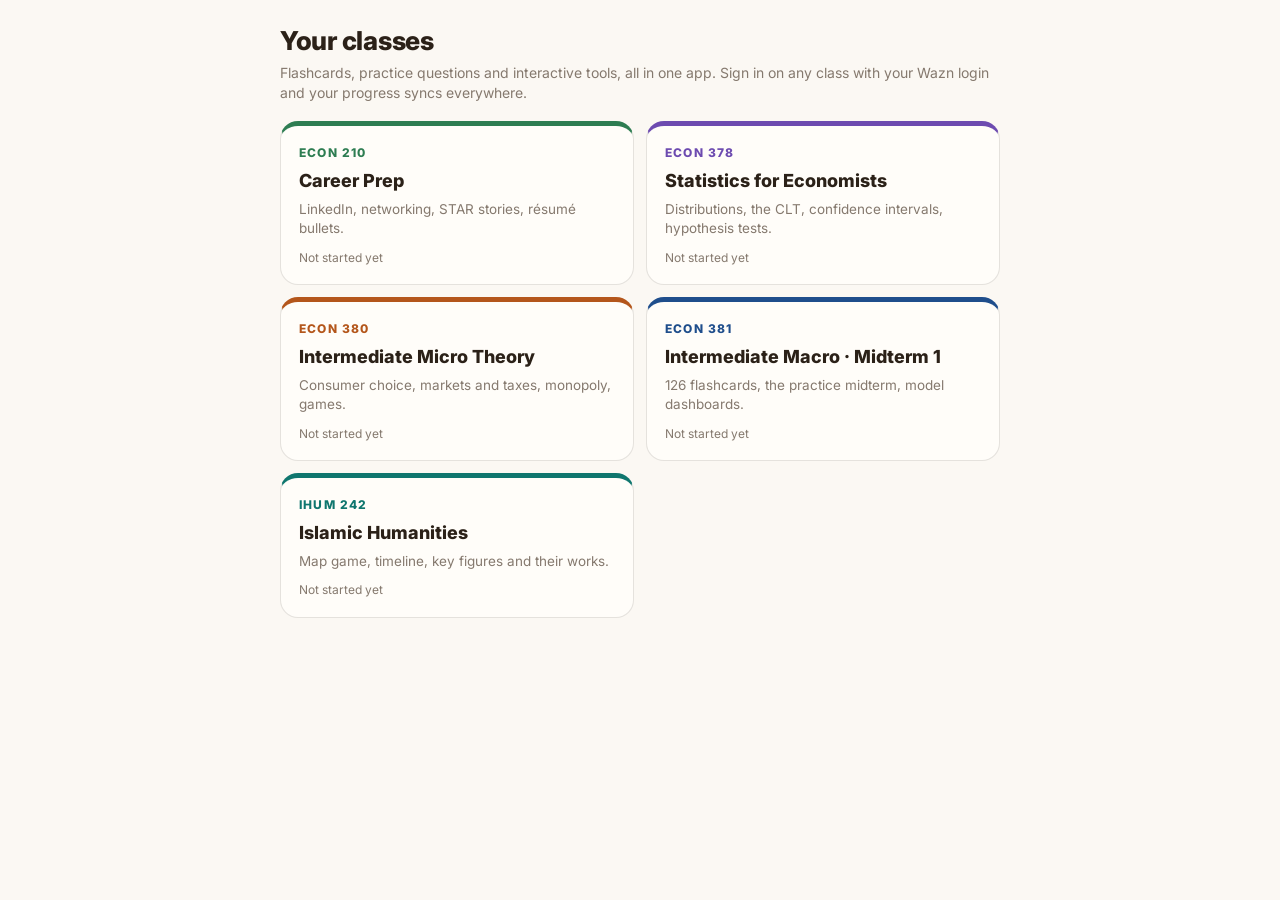
<file: classes.html>
<!doctype html>
<html lang="en"><head><meta charset="utf-8">
<meta name="viewport" content="width=device-width,initial-scale=1,viewport-fit=cover">
<title>Study · All classes</title>
<meta name="description" content="Flashcards, practice questions and interactive tools for ECON 210, 378, 380, 381 and IHUM 242.">
<meta name="theme-color" content="#FBF8F3">
<link rel="preconnect" href="https://fonts.googleapis.com"><link rel="preconnect" href="https://fonts.gstatic.com" crossorigin>
<link rel="stylesheet" href="https://fonts.googleapis.com/css2?family=Inter:wght@400;500;600;700;800&display=swap">
<link rel="stylesheet" href="classes/study.css">
<style>
  .cls { display: grid; grid-template-columns: repeat(auto-fill, minmax(300px, 1fr)); gap: 12px; }
  .cl { display: flex; flex-direction: column; gap: 6px; padding: 18px; border-radius: 18px; border: 1px solid var(--line); background: var(--card);
        color: var(--ink); text-decoration: none; border-top: 5px solid var(--cc); transition: transform .1s, box-shadow .15s; }
  .cl:hover { box-shadow: 0 14px 30px -18px rgba(43,33,24,.45); transform: translateY(-1px); }
  .cl .code { font-size: 12px; font-weight: 800; letter-spacing: .1em; color: var(--cc); }
  .cl .nm { font-size: 18px; font-weight: 800; }
  .cl .bl { font-size: 13.5px; color: var(--muted); }
  .cl .st { font-size: 12px; color: var(--muted); margin-top: 4px; font-variant-numeric: tabular-nums; }
</style>
</head><body>
<main class="st-main">
  <div class="st-h"><h1>Your classes</h1><p>Flashcards, practice questions and interactive tools, all in one app. Sign in on any class with your Wazn login and your progress syncs everywhere.</p></div>
  <div class="cls" id="cls"></div>
</main>
<script src="classes/nav.js"></script>
<script>
  (function () {
    var box = document.getElementById("cls");
    var esc = function (s) { return String(s).replace(/[&<>"]/g, function (c) { return { "&": "&amp;", "<": "&lt;", ">": "&gt;", '"': "&quot;" }[c]; }); };
    window.ClassNav.classes.forEach(function (c) {
      // What this browser has for the class (synced from the account when signed in).
      var stat = "";
      try {
        var key = c.id === "econ381" ? "econ381-progress" : "study-" + c.id + "-progress";
        var cards = (JSON.parse(localStorage.getItem(key) || "null") || {}).cards || {};
        var now = Date.now(), seen = 0, due = 0;
        for (var k in cards) { seen++; if (cards[k].due <= now) due++; }
        stat = seen ? seen + " cards started · " + due + " due" : "Not started yet";
      } catch (e) { stat = ""; }
      var a = document.createElement("a");
      a.className = "cl";
      a.href = window.ClassNav.url(c);
      a.style.setProperty("--cc", c.color);
      a.innerHTML = '<span class="code">' + esc(c.code) + '</span><span class="nm">' + esc(c.name) + '</span><span class="bl">' + esc(c.blurb) +
        "</span>" + (stat ? '<span class="st">' + esc(stat) + "</span>" : "");
      box.appendChild(a);
    });
  })();
</script>
</body></html>
</file>
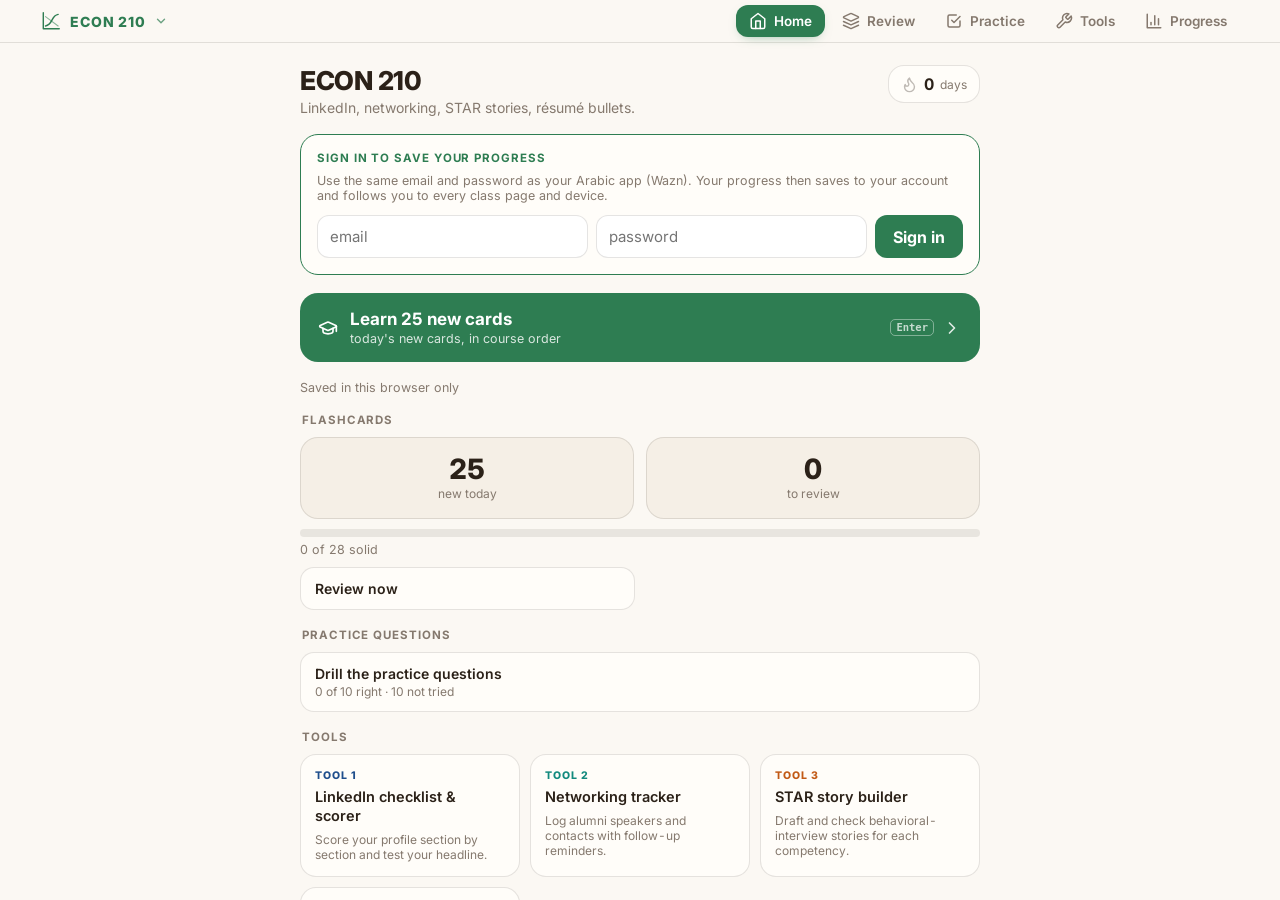
<file: econ210.html>
<!doctype html>
<html lang="en"><head><meta charset="utf-8">
<meta name="viewport" content="width=device-width,initial-scale=1,viewport-fit=cover">
<meta name="description" content="ECON 210 Career Prep: flashcards, practice questions and interactive tools.">
<meta name="theme-color" content="#FBF8F3">
<style>:root{padding-top:env(safe-area-inset-top,0px);padding-bottom:env(safe-area-inset-bottom,0px)}body{margin:0}img{max-width:100%}[hidden]{display:none!important}</style>
</head><body>
<title>ECON 210 · Career Prep</title>
<link rel="preconnect" href="https://fonts.googleapis.com"><link rel="preconnect" href="https://fonts.gstatic.com" crossorigin>
<link rel="stylesheet" href="https://fonts.googleapis.com/css2?family=Inter:wght@400;500;600;700;800&display=swap">
<style>
  :root { --ink:#2B2118; --cream:#FDF8F2; --wk:#1F4E8C; --wk-soft:rgba(31,78,140,.10); }
  * { box-sizing:border-box; -webkit-tap-highlight-color:transparent; }
  html, body { margin:0; height:100%; overflow:hidden;
    background:var(--cream); color:var(--ink);
    font-family:-apple-system,system-ui,sans-serif; user-select:none; -webkit-user-select:none; }
  #app { height:100%; display:flex; flex-direction:column; }
  header { display:flex; align-items:center; gap:10px; padding:12px 16px 2px; }
  #quitline { text-align:center; padding-bottom:2px; }
  #bar { flex:1; height:5px; border-radius:3px; background:rgba(0,0,0,.09); overflow:hidden; }
  #fill { height:100%; width:0%; background:var(--wk); transition:width .25s ease, background .25s; }
  #count { font-size:12px; opacity:.55; font-variant-numeric:tabular-nums; }
  #quit { font-size:11px; opacity:.45; }
  #logo { display:flex; align-items:center; gap:6px; padding:4px 6px 4px 2px;
          font-size:13px; font-weight:800; letter-spacing:.06em; color:var(--wk); transition:color .25s; }
  #logo svg { width:19px; height:19px; }
  main { flex:1; position:relative; display:flex; min-height:0; }
  /* margin:auto centres the card while it is short but still lets it scroll
     once the answer is taller than the screen. */
  #scroll { flex:1; display:flex; overflow-y:auto; -webkit-overflow-scrolling:touch;
            padding:14px 20px 18px; }
  #card { margin:auto; width:100%; max-width:560px; text-align:center; }

  .chips { display:flex; justify-content:center; gap:6px; flex-wrap:wrap; }
  .chip { font-size:10.5px; font-weight:700; letter-spacing:.08em; text-transform:uppercase;
          padding:4px 9px; border-radius:20px; background:var(--wk-soft); color:var(--wk); }
  .chip.star { background:rgba(194,98,42,.13); color:#C2622A; }
  .term { font-family:ui-serif,"New York",Georgia,serif; font-weight:700;
          font-size:36px; line-height:1.18; margin-top:18px; letter-spacing:-.01em; }
  .weekname { font-size:13px; opacity:.5; margin-top:12px; }
  .term.sm { font-size:21px; margin-top:12px; color:var(--wk); }
  .simple { font-size:20px; line-height:1.42; margin-top:10px; }
  .fx { margin:14px auto 0; padding:12px 14px; border-radius:14px; background:var(--wk-soft);
        font-family:ui-serif,"New York",Georgia,serif; font-size:19px; line-height:1.6;
        display:inline-block; max-width:100%; }
  .fx i, .simple i, .detail i, .peek i { font-family:ui-serif,"New York",Georgia,serif; }

  /* hand-built maths: fractions, sums, hats */
  .fr { display:inline-flex; flex-direction:column; vertical-align:middle; text-align:center;
        margin:0 2px; line-height:1.15; }
  .fr > span:first-child { border-bottom:1.3px solid currentColor; padding:0 3px 1px; }
  .fr > span:last-child { padding:1px 3px 0; }
  .fx .fr { font-size:.92em; }
  .op { margin:0 .22em; }
  sub, sup { font-size:.68em; line-height:0; }

  .detail { margin-top:18px; text-align:start; }
  .sect { border-top:1px solid rgba(0,0,0,.09); margin-top:13px; padding-top:10px; }
  .sect h3 { margin:0 0 6px; font-size:10.5px; font-weight:700; opacity:.45;
             letter-spacing:.09em; text-transform:uppercase; }
  .sect p { margin:0; font-size:14px; line-height:1.48; opacity:.86; }
  .sect p + p { margin-top:6px; }
  .row { display:flex; align-items:baseline; justify-content:space-between;
         gap:14px; padding:4px 0; }
  .row .lbl { font-size:13px; opacity:.65; line-height:1.35; }
  .row .val { font-size:16px; font-weight:700; white-space:nowrap; flex:none;
              color:var(--wk); font-variant-numeric:tabular-nums; }
  .src { font-size:11px; opacity:.42; margin-top:4px; line-height:1.35; }
  ol.steps { margin:0; padding-left:20px; font-size:14px; line-height:1.48; }
  ol.steps li { padding:2px 0; opacity:.88; }
  ol.steps li::marker { color:var(--wk); font-weight:700; }
  .links { display:flex; flex-wrap:wrap; gap:6px; }
  .link { font-size:13px; padding:6px 11px; border-radius:20px; border:1px solid var(--wk-soft);
          background:#fff; color:var(--ink); line-height:1.2; }
  .link b { color:var(--wk); font-weight:600; }
  .graph { margin-top:4px; background:#fff; border-radius:14px; padding:8px 6px 4px;
           border:1px solid rgba(0,0,0,.06); }
  .graph svg { width:100%; height:auto; display:block; overflow:visible; }
  .graph .cap { font-size:11.5px; opacity:.55; text-align:center; padding:2px 8px 6px; line-height:1.35; }
  .tags { display:flex; flex-wrap:wrap; gap:5px; justify-content:center; margin-top:18px; }
  .tag { font-size:10.5px; padding:2px 8px; border-radius:20px; border:1px solid rgba(0,0,0,.15); opacity:.6; }
  .tag.pe { border-color:#E8A25E; color:#B4561B; background:#FFF3E6; opacity:1; font-weight:700; }

  /* SVG theme */
  svg .ax { stroke:var(--ink); stroke-width:1.3; fill:none; opacity:.75; }
  svg .grid { stroke:var(--ink); stroke-width:.6; opacity:.12; }
  svg .c1 { stroke:var(--wk); stroke-width:2.6; fill:none; stroke-linecap:round; }
  svg .c2 { stroke:#C2622A; stroke-width:2.6; fill:none; stroke-linecap:round; }
  svg .c3 { stroke:#2E7D52; stroke-width:2.4; fill:none; stroke-linecap:round; }
  svg .c4 { stroke:var(--ink); stroke-width:1.8; fill:none; opacity:.55; stroke-linecap:round; }
  svg .dash { stroke-dasharray:4 4; }
  svg .faint { opacity:.4; }
  svg .dot { fill:var(--ink); }
  svg .fill1 { fill:var(--wk); opacity:.16; }
  svg .fill2 { fill:#C2622A; opacity:.16; }
  svg .fill3 { fill:#2E7D52; opacity:.16; }
  svg .solid1 { fill:var(--wk); }
  svg .solid2 { fill:#C2622A; }
  svg .solid3 { fill:#2E7D52; }
  svg .solid4 { fill:var(--ink); opacity:.35; }
  svg .box { fill:#fff; stroke:var(--ink); stroke-width:1.2; }
  svg .box1 { fill:var(--wk-soft); stroke:var(--wk); stroke-width:1.4; }
  svg .box2 { fill:rgba(194,98,42,.10); stroke:#C2622A; stroke-width:1.4; }
  svg .box3 { fill:rgba(46,125,82,.10); stroke:#2E7D52; stroke-width:1.4; }
  svg text { font-family:-apple-system,system-ui,sans-serif; font-size:11px; fill:var(--ink); }
  svg text.lb { font-size:10px; opacity:.6; }
  svg text.k1 { fill:var(--wk); font-weight:700; }
  svg text.k2 { fill:#C2622A; font-weight:700; }
  svg text.k3 { fill:#2E7D52; font-weight:700; }
  svg text.it { font-family:ui-serif,"New York",Georgia,serif; font-style:italic; font-size:12.5px; }
  svg text.b { font-weight:700; }
  svg text.w { fill:#fff; font-weight:700; }

  #tip { flex:none; text-align:center; font-size:12px; opacity:.45; padding:0 16px 8px; }
  #flash { position:absolute; inset:0; display:flex; align-items:center;
           justify-content:center; font-size:34px; font-weight:800;
           color:#fff; opacity:0; pointer-events:none; transition:opacity .18s; }
  #flash div { text-align:center; }
  #flash small { display:block; font-size:15px; font-weight:600; opacity:.9; margin-top:4px; }
  footer { display:flex; gap:9px; padding:0 14px 26px; }
  .btn { flex:1; padding:14px 0 12px; border-radius:15px; font-size:15.5px;
         font-weight:700; color:#fff; text-align:center; line-height:1.15; }
  .btn small { display:block; font-size:10.5px; font-weight:600; opacity:.8; margin-top:2px; }
  .missed { background:#C0392B; }
  .shaky  { background:#D9952B; }
  .confident { background:#2E7D52; }

  #peek { position:absolute; left:0; right:0; bottom:0; background:#fff; border-radius:20px 20px 0 0;
          box-shadow:0 -10px 30px rgba(0,0,0,.14); padding:18px 22px 34px; transform:translateY(105%);
          transition:transform .22s ease, visibility 0s linear .22s; text-align:center; max-height:70%;
          overflow-y:auto; z-index:5; visibility:hidden; pointer-events:none; }
  /* Hidden, it sits just below the card, over the grade buttons: it must not
     catch their taps. */
  #peek.on { transform:none; visibility:visible; pointer-events:auto; transition:transform .22s ease; }
  #peek .grab { width:38px; height:5px; border-radius:3px; background:rgba(0,0,0,.15); margin:-6px auto 12px; }
  #peek .term { font-size:22px; margin-top:8px; }
  #peek .simple { font-size:16px; }
  #peek .fx { font-size:16px; }
  #peek .close { margin-top:16px; font-size:13px; opacity:.5; }

  #done { display:none; flex-direction:column; align-items:center;
          justify-content:center; height:100%; gap:12px; padding:0 30px; text-align:center; }
  #done h2 { font-family:ui-serif,"New York",Georgia,serif; font-size:30px; margin:0; }
  #done p { opacity:.6; margin:0; font-size:15px; line-height:1.45; }
  #done .tally { display:flex; gap:10px; margin:6px 0; }
  #done .tally div { padding:10px 14px; border-radius:14px; color:#fff; font-weight:700; font-size:20px; min-width:74px; }
  #done .tally small { display:block; font-size:10.5px; font-weight:600; opacity:.85; }

/* The website shell: tabs, Home, Review, Progress. Laid out like the Wazn
   Arabic app (header with a streak pill, one big next-step button, stat
   tiles, uppercase section labels, a tab bar) in this course's colours.
   One light look throughout, the same as the phone. */
:root {
  color-scheme: light;
  --bg: #FBF8F3;          /* warm paper */
  --card: #FFFDF9;
  --tile: #F5EFE6;
  --line: rgba(43,33,24,.12);
  --muted: #85796E;
  --primary: #1F4E8C;     /* ECON blue, where Wazn has its orange */
  --primary-ink: #FFFFFF;
}
html, body { background: var(--bg); }
body { font-family: Inter, -apple-system, system-ui, sans-serif; }
#shell { min-height: 100%; height: 100%; overflow-y: auto; -webkit-overflow-scrolling: touch; }
#shell[hidden] { display: none !important; }

/* tab bar: across the top on a computer, along the bottom on a phone */
.tabs { position: sticky; top: 0; z-index: 20; background: rgba(251,248,243,.94); backdrop-filter: blur(8px);
        border-bottom: 1px solid var(--line); padding-top: env(safe-area-inset-top, 0px); }
.tabs-in { max-width: 1240px; margin: 0 auto; display: flex; align-items: center; justify-content: space-between; gap: 16px; padding: 5px 20px; }
.brand { display: flex; align-items: center; gap: 8px; font-weight: 800; letter-spacing: .06em; color: var(--primary); font-size: 14px; }
.brand svg { width: 22px; height: 22px; }
.tablist { display: flex; gap: 4px; }
.tabbtn { display: flex; align-items: center; gap: 7px; border: 0; background: transparent; color: var(--muted); font: inherit; font-weight: 600;
          font-size: 13.5px; padding: 7px 13px; border-radius: 12px; cursor: pointer; transition: background .15s, color .15s, transform .1s; }
.tabbtn svg { width: 18px; height: 18px; }
.tabbtn:hover { background: rgba(43,33,24,.06); color: var(--ink); }
.tabbtn[aria-current="page"] { background: var(--primary); color: var(--primary-ink); box-shadow: 0 4px 12px -6px var(--primary-glow, rgba(31,78,140,.6)); }
.tabbtn:active { transform: scale(.94); }

.views { padding-bottom: 40px; }
.wrap { max-width: 720px; margin: 0 auto; padding: 22px 20px 0; display: flex; flex-direction: column; gap: 18px; }
.wrap.wide { max-width: 1240px; padding-top: 8px; gap: 10px; }

/* home */
.h-top { display: flex; align-items: flex-start; justify-content: space-between; gap: 12px; }
.h-top h1 { margin: 0; font-size: 26px; font-weight: 800; letter-spacing: -.01em; }
.h-top p { margin: 3px 0 0; color: var(--muted); font-size: 14px; }
.streak { display: flex; align-items: center; gap: 6px; border: 1px solid var(--line); background: var(--card); border-radius: 16px; padding: 8px 12px; flex: none; }
.streak .ic { width: 17px; height: 17px; color: rgba(43,33,24,.3); }
.streak .ic.lit { color: #D9952B; }
.streak b { font-variant-numeric: tabular-nums; }
.streak span { font-size: 12px; color: var(--muted); }

.ic { width: 20px; height: 20px; flex: none; }
.primary { width: 100%; display: flex; align-items: center; justify-content: space-between; gap: 12px; border: 0; border-radius: 18px;
           background: var(--primary); color: var(--primary-ink); padding: 16px 18px; font: inherit; text-align: left; cursor: pointer;
           transition: transform .1s, filter .15s; }
.primary:hover { filter: brightness(1.07); }
.primary:active { transform: scale(.985); }
.primary:disabled { background: var(--tile); color: var(--ink); cursor: default; filter: none; transform: none; }
.primary .pl { display: flex; align-items: center; gap: 12px; min-width: 0; }
.primary b { display: block; font-size: 17px; font-weight: 700; }
.primary small { display: block; font-size: 12.5px; opacity: .82; margin-top: 2px; }
.primary .pr { display: flex; align-items: center; gap: 8px; opacity: .85; }
.primary kbd { border-color: rgba(255,255,255,.55); }

.sect-h { display: flex; flex-direction: column; gap: 10px; }
.sect-h h2 { margin: 0; padding: 0 2px; font-size: 11.5px; font-weight: 700; letter-spacing: .08em; text-transform: uppercase; color: var(--muted); }
.tiles { display: grid; grid-template-columns: 1fr 1fr; gap: 12px; }
.tile { background: var(--tile); border: 1px solid var(--line); border-radius: 18px; padding: 14px; text-align: center; }
.tile p { margin: 0; }
.tv { font-size: 28px; font-weight: 800; font-variant-numeric: tabular-nums; }
.tl { font-size: 12px; color: var(--muted); }
.tw { font-size: 11.5px; color: var(--muted); margin-top: 3px !important; }
.meter { display: flex; flex-direction: column; gap: 5px; }
.m-bar { height: 8px; border-radius: 4px; background: rgba(43,33,24,.09); overflow: hidden; display: flex; }
.m-bar span { height: 100%; }
.pair { display: grid; grid-template-columns: 1fr 1fr; gap: 10px; }
.second { border: 1px solid var(--line); background: var(--card); border-radius: 14px; padding: 12px 14px; font: inherit; font-weight: 600;
          font-size: 14px; color: var(--ink); text-align: left; cursor: pointer; transition: transform .1s, border-color .15s; }
.second:hover { border-color: var(--primary); }
.second:active { transform: scale(.98); }
.second small { display: block; font-weight: 400; font-size: 12px; color: var(--muted); margin-top: 2px; }
.second.star, #h-tested { color: #B4561B; }

.grid3 { display: grid; grid-template-columns: repeat(auto-fill, minmax(200px, 1fr)); gap: 10px; }
.hm { display: flex; flex-direction: column; gap: 6px; padding: 14px; border-radius: 16px; border: 1px solid var(--line); background: var(--card);
      font: inherit; color: var(--ink); text-align: left; cursor: pointer; min-width: 0; transition: border-color .15s, transform .1s; }
.hm:hover { border-color: var(--c); }
.hm:active { transform: scale(.98); }
.hm .wk { font-size: 10.5px; font-weight: 800; letter-spacing: .1em; text-transform: uppercase; color: var(--c); }
.hm .nm { font-size: 14.5px; font-weight: 600; line-height: 1.3; }
.hm .ct { font-size: 12px; color: var(--muted); font-variant-numeric: tabular-nums; }
.hm .mini { height: 4px; border-radius: 2px; background: rgba(43,33,24,.08); overflow: hidden; }
.hm .mini span { display: block; height: 100%; background: var(--c); }

.dim { color: var(--muted); }
.small { font-size: 12.5px; margin: 0; }
.save-state:empty { display: none; }
.card { background: var(--card); border: 1px solid var(--line); border-radius: 18px; }
.pad { padding: 16px; }
.stack { display: flex; flex-direction: column; gap: 14px; }
.sec { margin: 0 0 8px; font-size: 11.5px; font-weight: 700; letter-spacing: .08em; text-transform: uppercase; color: var(--muted); }
.sec.gap { margin-top: 14px; }
.card .row { display: flex; justify-content: space-between; gap: 12px; padding: 7px 0; border-top: 1px solid var(--line); font-size: 14px; }
.card .row:first-of-type { border-top: 0; }
.card .row .val { font-weight: 600; font-variant-numeric: tabular-nums; white-space: nowrap; }
ul.plain { margin: 0; padding-left: 18px; font-size: 14px; line-height: 1.55; }
.pms { display: grid; grid-template-columns: repeat(auto-fill, minmax(260px, 1fr)); gap: 14px; }
.pm-h { margin: 0 0 6px; font-weight: 700; font-size: 14px; }
.pm ul { list-style: none; margin: 0; padding: 0; display: flex; flex-direction: column; gap: 5px; font-size: 13.5px; }
.pm li { display: flex; align-items: center; gap: 8px; }
.pm li .ic { width: 16px; height: 16px; color: #2E7D52; }
.pm li span:nth-child(2) { flex: 1; min-width: 0; }
.dot0 { width: 16px; height: 16px; border-radius: 50%; border: 1.5px solid rgba(43,33,24,.2); flex: none; }
.keys { display: grid; grid-template-columns: auto 1fr; gap: 8px 14px; font-size: 13.5px; align-items: baseline; }
.m-confirm { display: flex; gap: 8px; align-items: center; flex-wrap: wrap; font-size: 13.5px; }
.m-confirm button, .m-small { padding: 8px 12px; border-radius: 10px; border: 1px solid var(--line); background: var(--card); font: inherit;
         font-size: 13px; font-weight: 600; cursor: pointer; color: var(--ink); }
.m-confirm .yes { background: #C0392B; color: #fff; border-color: #C0392B; }
.danger { color: #C0392B; }

.signin { display: flex; flex-direction: column; gap: 8px; border-color: var(--primary); }
.signin .sec { margin: 0; color: var(--primary); }
.sgrid { display: grid; grid-template-columns: 1fr 1fr auto; gap: 8px; margin-top: 4px; }
.sgrid input { min-width: 0; padding: 11px 12px; border-radius: 12px; border: 1px solid var(--line); background: #fff; font: inherit; font-size: 15px; color: var(--ink); }
.sgrid input:focus { outline: 2px solid var(--primary); outline-offset: 1px; }
.go-btn { padding: 11px 18px; border-radius: 12px; border: 0; background: var(--primary); color: #fff; font: inherit; font-weight: 700; cursor: pointer; }
.go-btn:disabled { opacity: .6; }
.si-err { margin: 0; font-size: 13px; color: #C0392B; }
.si-err:empty { display: none; }
.acct { display: flex; align-items: center; justify-content: space-between; gap: 10px; flex-wrap: wrap; font-size: 14px; }
@media (max-width: 560px) { .sgrid { grid-template-columns: 1fr; } }

/* the flashcard session (shared page) on a big screen */
header, #quitline, #tip, footer { width: 100%; max-width: 680px; margin-inline: auto; }
#scroll { padding-inline: max(20px, calc((100% - 640px) / 2)); }
footer { padding-bottom: 22px; }
.btn { cursor: pointer; user-select: none; }
.btn:hover { filter: brightness(1.06); }
.link { cursor: pointer; }
.link:hover { border-color: var(--wk); }
#logo { cursor: pointer; }
kbd { font: 600 10.5px/1 ui-monospace, "SF Mono", Menlo, monospace; padding: 2px 5px; border-radius: 5px; border: 1px solid currentColor;
      opacity: .85; margin-left: 4px; vertical-align: 1px; }
.btn kbd { border-color: rgba(255,255,255,.7); }
.keys kbd { margin: 0 4px 0 0; }
#done .btn.menu { background: var(--primary); padding: 14px 34px; flex: none; border: 0; font: inherit; font-weight: 700; color: #fff; }
button:focus-visible, .btn:focus-visible { outline: 3px solid #E8A25E; outline-offset: 2px; }
@media (prefers-reduced-motion: reduce) { * { transition: none !important; } }

/* phones: the tab bar moves to the bottom, Wazn-style */
@media (max-width: 760px) {
  .tabs { position: fixed; top: auto; bottom: 0; left: 0; right: 0; border-bottom: 0; border-top: 1px solid var(--line);
          padding-top: 0; padding-bottom: env(safe-area-inset-bottom, 0px); }
  .tabs-in { padding: 6px 8px; }
  .brand { display: none; }
  .tablist { flex: 1; display: grid; grid-template-columns: repeat(5, 1fr); }
  .tabbtn { flex-direction: column; gap: 3px; font-size: 10.5px; padding: 7px 2px; }
  .tabbtn svg { width: 20px; height: 20px; }
  .views { padding-bottom: 96px; }
  .mdl-top { top: 0; }
  .mdl-rail { top: 0; }
}
@media (max-width: 420px) {
  .pair { grid-template-columns: 1fr; }
}

/* Models tab. Colours come from the page tokens; --wk is the model's week. */
#models { --line: rgba(43,33,24,.12); }
.mdl-top { position: sticky; top: 43px; z-index: 3; background: var(--bg, var(--cream)); padding-block: 4px 6px; }
.mdl-chips { display: flex; gap: 6px; overflow-x: auto; padding-bottom: 2px; scrollbar-width: none; }
.mdl-chips::-webkit-scrollbar { display: none; }
.mchip { flex: none; display: flex; align-items: baseline; gap: 6px; padding: 6px 10px; border-radius: 11px;
         border: 1px solid var(--line); background: var(--card, #fff); color: var(--ink); font: inherit; font-size: 12.5px; font-weight: 600; cursor: pointer; }
.mchip span { font-size: 9.5px; font-weight: 800; letter-spacing: .1em; text-transform: uppercase; color: var(--c); }
.mchip.on { border-color: var(--c); box-shadow: inset 0 0 0 1px var(--c); }

.mdl-grid { display: grid; grid-template-columns: minmax(0, 1fr) 296px; gap: 16px; align-items: start; }
.mdl-main { display: flex; flex-direction: column; gap: 10px; min-width: 0; }
/* the title, its week and its one-liner on a single line, so the graph starts high */
.mdl-head { display: flex; flex-wrap: wrap; align-items: center; column-gap: 10px; row-gap: 2px; }
.mdl-head h2 { margin: 0; font-family: ui-serif, "New York", Georgia, serif; font-size: clamp(21px, 2.2vw, 26px); line-height: 1.15; text-wrap: balance; }
.mdl-head p { margin: 0; opacity: .62; font-size: 13.5px; }
.mdl-head .chip { order: -1; }
.mdl-card { background: var(--card, #fff); border: 1px solid var(--line); border-radius: 16px; padding: 12px 12px 8px; min-width: 0; }
.mdl-card h3 { margin: 0 0 6px; font-size: 10.5px; font-weight: 700; letter-spacing: .09em; text-transform: uppercase; opacity: .5; }
.mdl-card svg { width: 100%; height: auto; display: block; overflow: visible; }
/* the main graph never pushes the numbers below the fold */
.mdl-graph svg { max-height: max(300px, calc(100vh - 330px)); }
.mdl-graph .cap { font-size: 12.5px; opacity: .6; margin: 4px 4px 2px; line-height: 1.4; }
.mdl-two { display: grid; grid-template-columns: minmax(0, 1fr) minmax(0, 1fr); gap: 14px; }

.kpis { display: grid; grid-template-columns: repeat(auto-fill, minmax(132px, 1fr)); gap: 8px; }
.kpi { background: var(--card, #fff); border: 1px solid var(--line); border-radius: 12px; padding: 8px 11px; display: flex; flex-direction: column; gap: 2px; min-width: 0; }
.kpi .kl { font-size: 11.5px; opacity: .6; line-height: 1.3; }
.kpi .kv { font-size: 19px; font-weight: 700; font-variant-numeric: tabular-nums; color: var(--wk); }
.kpi.hid .kv { color: var(--ink); opacity: .35; }
.kpi .dl { font-size: 11px; font-weight: 600; font-variant-numeric: tabular-nums; }
.kpi .dl.up { color: #2E7D52; } .kpi .dl.down { color: #C0392B; }

.seg { display: flex; gap: 4px; padding: 4px; border-radius: 12px; background: rgba(43,33,24,.06); margin-bottom: 12px; flex-wrap: wrap; }
.seg button { flex: 1 1 auto; border: 0; background: transparent; padding: 8px 10px; border-radius: 9px; font: inherit; font-size: 13px; font-weight: 600; color: var(--ink); opacity: .65; cursor: pointer; }
.seg button.on { background: var(--card, #fff); opacity: 1; box-shadow: 0 1px 3px rgba(0,0,0,.08); }
.form { padding: 10px 2px; border-top: 1px solid var(--line); }
.form:first-child { border-top: 0; padding-top: 2px; }
.fn { margin: 0 0 6px; font-size: 10.5px; font-weight: 700; letter-spacing: .09em; text-transform: uppercase; opacity: .5; }
.form .fx { margin: 0; display: block; font-size: 17px; text-align: left; }
.fnote { margin: 6px 0 0; font-size: 13px; opacity: .68; line-height: 1.45; }
.tbl { overflow-x: auto; }
.tbl table { border-collapse: collapse; width: 100%; font-size: 13.5px; }
.tbl th, .tbl td { padding: 9px 10px; border-bottom: 1px solid var(--line); text-align: center; }
.tbl tbody th { text-align: left; font-weight: 600; }
.tbl thead th { font-size: 12px; opacity: .65; }
.tbl td { font-size: 18px; font-weight: 700; }
.tbl td.up { color: #2E7D52; } .tbl td.down { color: #C0392B; } .tbl td.same { opacity: .35; }
.facts { display: grid; grid-template-columns: 1fr 1fr; gap: 14px; }
.facts ul { margin: 0; padding-left: 18px; font-size: 13.5px; line-height: 1.5; }
.facts li + li { margin-top: 5px; }
.traps { background: rgba(192,57,43,.06); border-radius: 12px; padding: 10px 12px; }
.muted { font-size: 13px; opacity: .6; margin: 0 0 10px; line-height: 1.45; }

/* The rail */
/* the rail stays on screen and fits in it: if a step runs long it scrolls inside itself */
.mdl-rail { position: sticky; top: 100px; max-height: calc(100vh - 108px); overflow-y: auto; overscroll-behavior: contain; scrollbar-width: thin; padding-bottom: 4px; }
.rail-in { display: flex; flex-direction: column; gap: 5px; }
.rail-h { margin: 0; font-size: 10.5px; font-weight: 700; letter-spacing: .09em; text-transform: uppercase; opacity: .5; }
.sc { display: flex; gap: 9px; align-items: center; width: 100%; text-align: left; padding: 8px 10px; border-radius: 12px;
      border: 1px solid var(--line); background: var(--card, #fff); font: inherit; color: var(--ink); cursor: pointer; }
.sc:hover { border-color: var(--wk); }
.sc.on { border-color: var(--wk); box-shadow: inset 0 0 0 1px var(--wk); }
.sc-n { flex: none; width: 23px; height: 23px; border-radius: 50%; display: grid; place-items: center; font-size: 12.5px; font-weight: 800;
        background: var(--wk-soft); color: var(--wk); }
.sc-b { min-width: 0; display: flex; flex-direction: column; gap: 1px; }
.sc-b b { font-size: 13px; line-height: 1.25; }
.sc-b small { font-size: 11px; opacity: .55; }
/* with a walkthrough open the list shrinks to titles */
.rail-in:has(.panel) .sc { padding-block: 6px; }
.rail-in:has(.panel) .sc-b small { display: none; }
.sc.free .sc-n { background: rgba(43,33,24,.07); color: var(--ink); }
.panel { margin-top: 4px; background: var(--card, #fff); border: 1px solid var(--line); border-radius: 16px; padding: 12px; display: flex; flex-direction: column; gap: 8px; }
.player { border-color: var(--wk); box-shadow: 0 6px 22px -10px rgba(0,0,0,.18); }
.ph { display: flex; flex-direction: column; gap: 2px; }
.ph .rail-h { opacity: 1; color: var(--wk); font-size: 12px; }
.src { font-size: 11.5px; opacity: .55; }
.dots { display: flex; gap: 4px; }
.pd { flex: 1; height: 4px; border-radius: 2px; background: rgba(43,33,24,.1); }
.pd.done { background: var(--wk); opacity: .45; } .pd.on { background: var(--wk); }
.blurb { margin: 0; font-size: 12.5px; padding: 8px 10px; border-radius: 10px; background: var(--wk-soft); line-height: 1.45; }
.say { font-size: 14px; line-height: 1.45; }
.ask { display: flex; flex-direction: column; gap: 8px; padding: 10px; border-radius: 12px; background: rgba(217,149,43,.10); }
.q { margin: 0; font-size: 14px; font-weight: 600; line-height: 1.4; }
.tag-predict { display: inline-block; font-size: 10px; font-weight: 800; letter-spacing: .09em; text-transform: uppercase; color: #fff;
               background: #D9952B; border-radius: 6px; padding: 2px 6px; margin-right: 6px; vertical-align: 1px; }
.choices { display: flex; flex-direction: column; gap: 6px; }
.choice { text-align: left; padding: 10px 12px; border-radius: 11px; border: 1px solid var(--line); background: var(--card, #fff); font: inherit; font-size: 14px; font-weight: 600; color: var(--ink); cursor: pointer; }
.choice:hover { border-color: var(--wk); }
.numf { display: flex; gap: 6px; }
.num-in { flex: 1; min-width: 0; padding: 10px 12px; border-radius: 11px; border: 1px solid var(--line); font: inherit; font-size: 15px; background: #fff; color: var(--ink); }
.num-in:focus { outline: 2px solid var(--wk); outline-offset: 1px; }
.go { padding: 10px 16px; border-radius: 11px; border: 0; background: var(--wk); color: #fff; font: inherit; font-weight: 700; cursor: pointer; }
.ghost-btn { padding: 10px 12px; border-radius: 11px; border: 1px solid var(--line); background: transparent; font: inherit; font-weight: 600; color: var(--ink); cursor: pointer; }
.ghost-btn:disabled { opacity: .35; cursor: default; }
.ghost-btn.wide { width: 100%; }
.row2 { display: flex; gap: 8px; justify-content: space-between; }
.row2 > * { flex: 1; }
.fb { font-size: 13.5px; padding: 8px 10px; border-radius: 10px; line-height: 1.4; }
.fb.ok { background: rgba(46,125,82,.12); color: #1f5c3b; }
.fb.no { background: rgba(192,57,43,.10); color: #8e2a1f; }
.fb.skip { background: rgba(43,33,24,.06); }
.math { display: flex; flex-direction: column; gap: 4px; padding: 10px 12px; border-radius: 12px; background: var(--wk-soft);
        font-family: ui-serif, "New York", Georgia, serif; font-size: 15px; line-height: 1.5; }
.why { margin: 0; font-size: 13px; line-height: 1.5; opacity: .75; border-left: 3px solid var(--wk); padding-left: 10px; }
.keyhint { margin: 0; font-size: 11.5px; opacity: .45; text-align: center; }
.exam { padding: 12px; border-radius: 12px; background: rgba(232,162,94,.14); border: 1px solid rgba(232,162,94,.5); }
.exam ol { margin: 0; padding-left: 18px; font-size: 13.5px; line-height: 1.5; }
.exam li + li { margin-top: 4px; }
.score { margin: 0; font-weight: 700; text-align: center; color: var(--wk); }
.sl { display: flex; flex-direction: column; gap: 4px; font-size: 13px; }
.sl span { display: flex; justify-content: space-between; gap: 8px; }
.sl output { font-variant-numeric: tabular-nums; font-weight: 700; color: var(--wk); }
.sl input { width: 100%; accent-color: var(--wk); }

svg text.big { font-size: 22px; font-weight: 800; }
svg .arrowhead { fill: var(--ink); opacity: .7; }

@media (max-width: 980px) {
  .mdl-grid { grid-template-columns: minmax(0, 1fr); }
  .mdl-rail { position: static; max-height: none; overflow: visible; }
}
@media (max-width: 640px) {
  .mdl-two, .facts { grid-template-columns: minmax(0, 1fr); }
  .kpis { grid-template-columns: repeat(2, minmax(0, 1fr)); }
}

/* The Practice tab: one question at a time, in the flashcards' column. */
#practice { --wk: #1F4E8C; --wk-soft: rgba(31,78,140,.10); }
.pq { display: flex; flex-direction: column; gap: 14px; padding-bottom: 24px; }
.pq-top { display: flex; align-items: center; gap: 12px; }
.pq-count { font-size: 13px; font-weight: 800; letter-spacing: .04em; color: var(--wk); font-variant-numeric: tabular-nums; }
.pq-bar { flex: 1; height: 6px; border-radius: 3px; background: rgba(43,33,24,.09); overflow: hidden; }
.pq-bar span { display: block; height: 100%; transition: width .25s ease; }
.pq-src { margin: 0; font-size: 11.5px; font-weight: 700; letter-spacing: .07em; text-transform: uppercase; }
.pq-src b { letter-spacing: .07em; }
.pq-setup { margin: 0; font-size: 14px; line-height: 1.55; padding: 12px 14px; border-radius: 14px; background: var(--wk-soft); }
.pq-q { margin: 0; font-family: ui-serif, "New York", Georgia, serif; font-size: 21px; line-height: 1.4; }

.pq-opts { display: flex; flex-direction: column; gap: 8px; }
.pq-opts.tf { flex-direction: row; }
.pq-opts.tf .pq-opt { flex: 1; justify-content: center; }
.pq-opt { display: flex; align-items: flex-start; gap: 12px; text-align: left; width: 100%; padding: 13px 14px; border-radius: 14px;
          border: 1.5px solid var(--line); background: var(--card); font: inherit; font-size: 15px; line-height: 1.45; color: var(--ink);
          transition: border-color .12s, background .12s, transform .08s; }
button.pq-opt { cursor: pointer; }
button.pq-opt:hover { border-color: var(--wk); }
button.pq-opt:active { transform: scale(.99); }
.pq-opt.on { border-color: var(--wk); background: var(--wk-soft); }
.pq-l { flex: none; width: 26px; height: 26px; border-radius: 8px; display: grid; place-items: center; font-size: 12.5px; font-weight: 800;
        background: rgba(43,33,24,.07); color: var(--ink); }
.pq-opt.on .pq-l { background: var(--wk); color: #fff; }
.pq-opts.done .pq-opt.ok { border-color: #2E7D52; background: rgba(46,125,82,.08); }
.pq-opts.done .pq-opt.ok .pq-l { background: #2E7D52; color: #fff; }
.pq-opts.done .pq-opt.bad { border-color: #C0392B; background: rgba(192,57,43,.07); }
.pq-opts.done .pq-opt.bad .pq-l { background: #C0392B; color: #fff; }
.pq-opts.done .pq-opt.dim { opacity: .55; }
.pq-tag { font-style: normal; font-size: 11px; font-weight: 700; letter-spacing: .05em; text-transform: uppercase; margin-left: 6px; opacity: .7; white-space: nowrap; }
.pq-check { align-self: flex-start; }
.pq-hint { margin: 0; }

.pq-verdict { display: flex; align-items: center; gap: 10px; padding: 12px 14px; border-radius: 14px; font-size: 15px; }
.pq-verdict.ok { background: rgba(46,125,82,.10); color: #1F5C3B; }
.pq-verdict.bad { background: rgba(192,57,43,.09); color: #8E2A20; display: block; }
.pq-verdict .ic { color: #2E7D52; }

.pq-box { border-radius: 16px; padding: 14px 16px; border: 1px solid var(--line); background: var(--card); font-size: 14.5px; line-height: 1.55; }
.pq-box.pattern { border-color: var(--wk); background: var(--wk-soft); }
.pq-box.why { border-color: rgba(217,149,43,.6); background: rgba(217,149,43,.10); }
.pq-box ul.plain { margin: 0; display: flex; flex-direction: column; gap: 6px; }
.pq-h { margin: 0 0 6px; display: flex; align-items: center; justify-content: space-between; gap: 8px;
        font-size: 11px; font-weight: 800; letter-spacing: .09em; text-transform: uppercase; color: var(--wk); }
.pq-box.why .pq-h { color: #A4651A; }
.pq-steps { margin: 0; padding-left: 22px; display: flex; flex-direction: column; gap: 8px; }
.pq-steps li::marker { color: var(--wk); font-weight: 800; }
.pq-steps li.in { animation: pq-in .25s ease; }
@keyframes pq-in { from { opacity: 0; transform: translateY(4px); } to { opacity: 1; transform: none; } }
.pq-graph { margin-top: 12px; }
.pq-graph svg { width: 100%; height: auto; max-height: 340px; display: block; }
.pq-graph .cap { font-size: 12.5px; opacity: .65; margin: 6px 2px 0; }
.pq-rel { margin: 0; display: flex; flex-wrap: wrap; gap: 6px; align-items: center; }
.pq-chip { font-size: 12.5px; padding: 4px 10px; border-radius: 20px; background: var(--wk-soft); color: var(--wk); font-weight: 600; }
.pq-next { position: sticky; bottom: 0; padding: 10px 0 4px; background: linear-gradient(to top, var(--bg) 70%, transparent); display: flex; justify-content: flex-end; }
.pq-next .go-btn kbd { border-color: rgba(255,255,255,.6); }
.pq-done h1 { margin: 10px 0 0; font-size: 28px; }
.pq-score { margin: 0; font-size: 17px; }
#pq-wrong:disabled { opacity: .5; cursor: default; }

@media (max-width: 760px) {
  .pq-next { bottom: 64px; }
  .pq-q { font-size: 19px; }
}

/* The class tools' own styles (from the old classes/study.css), scoped to the
   Tools tab's .kit box so they don't touch the app around them. */
.kit { --c: #1F4E8C; --c-soft: rgba(31,78,140,.10); --good: #2E7D52; --ok: #C98A1B; --bad: #C0392B; display: flex; flex-direction: column; gap: 12px; }
.kit .card .row { padding: 0; border-top: 0; font-size: inherit; justify-content: flex-start; }
.kit .card .row.spread { justify-content: space-between; }
.kit .meter { display: block; gap: 0; }
.kit .panel { margin-top: 0; background: none; border: 0; border-radius: 0; padding: 0; }
.kit .steps { gap: 6px; }
.kit .sec { margin: 0; font-size: 11.5px; font-weight: 700; letter-spacing: .08em; text-transform: uppercase; color: var(--muted); }
.kit .dim { color: var(--muted); }
.kit .small { font-size: 12.5px; }
.kit .card { background: var(--card); border: 1px solid var(--line); border-radius: 18px; }
.kit .pad { padding: 16px; }
.kit .stack { display: flex; flex-direction: column; gap: 12px; }
.kit .row { display: flex; gap: 10px; align-items: center; flex-wrap: wrap; }
.kit .spread { justify-content: space-between; }
.kit .grid2 { display: grid; grid-template-columns: repeat(auto-fill, minmax(230px, 1fr)); gap: 10px; }
.kit .btn { border: 1px solid var(--line); background: var(--card); border-radius: 12px; padding: 9px 13px; font-weight: 600; font-size: 13.5px; cursor: pointer; }
.kit .btn:hover { border-color: var(--c); }
.kit .btn.on { background: var(--c); border-color: var(--c); color: #fff; }
.kit .btn.solid { background: var(--c); border-color: var(--c); color: #fff; }
.kit .btn.danger { color: var(--bad); }
.kit .btn:disabled { opacity: .5; cursor: default; }
.kit .chips { display: flex; gap: 6px; flex-wrap: wrap; }
.kit .chip { border: 1px solid var(--line); background: var(--card); border-radius: 999px; padding: 6px 12px; font-size: 13px; font-weight: 600; cursor: pointer; }
.kit .chip.on { background: var(--c); border-color: var(--c); color: #fff; }
.kit label.f { display: flex; flex-direction: column; gap: 4px; font-size: 12.5px; font-weight: 600; color: var(--muted); }
.kit input[type=text], .kit input[type=number], .kit input[type=date], .kit input[type=search], .kit select, .kit textarea {
  font: inherit; font-size: 14.5px; color: var(--ink); background: #fff; border: 1px solid var(--line); border-radius: 10px; padding: 8px 10px; min-width: 0; }
.kit textarea { resize: vertical; min-height: 70px; line-height: 1.45; }
.kit input[type=range] { accent-color: var(--c); width: 100%; }
.kit input[type=checkbox] { accent-color: var(--c); width: 17px; height: 17px; }
.kit .fgrid { display: grid; grid-template-columns: repeat(auto-fill, minmax(170px, 1fr)); gap: 10px; }
.kit .slider { display: grid; grid-template-columns: 1fr auto; gap: 2px 10px; font-size: 13px; align-items: center; }
.kit .slider span { color: var(--muted); font-weight: 600; }
.kit .slider output { font-weight: 700; font-variant-numeric: tabular-nums; }
.kit .slider input { grid-column: 1 / -1; }
.kit .opt { text-align: left; border: 1.5px solid var(--line); background: #fff; border-radius: 13px; padding: 11px 14px; cursor: pointer; font-size: 14.5px;
       display: flex; gap: 10px; align-items: flex-start; }
.kit .opt:hover:not(:disabled) { border-color: var(--c); }
.kit .opt .k { font-weight: 800; color: var(--muted); min-width: 1.2em; }
.kit .opt:disabled { cursor: default; }
.kit .opt.right { border-color: var(--good); background: rgba(46,125,82,.07); }
.kit .opt.wrong { border-color: var(--bad); background: rgba(192,57,43,.06); }
.kit .opt .why { display: block; font-size: 13px; color: var(--muted); margin-top: 4px; }
.kit .explain { border-left: 4px solid var(--c); background: var(--c-soft); border-radius: 0 12px 12px 0; padding: 10px 14px; font-size: 14px; }
.kit .tool-tile { display: flex; flex-direction: column; gap: 5px; text-align: left; padding: 14px; border-radius: 16px; border: 1px solid var(--line);
             background: var(--card); cursor: pointer; }
.kit .tool-tile:hover { border-color: var(--c); }
.kit .tool-tile b { font-size: 15px; }
.kit .tool-tile span { font-size: 13px; color: var(--muted); }
.kit .tool-tile .n { font-size: 10.5px; font-weight: 800; letter-spacing: .1em; text-transform: uppercase; color: var(--c); }
.kit .tool-h { display: flex; align-items: center; gap: 12px; flex-wrap: wrap; }
.kit .tool-h h2 { margin: 0; font-size: 21px; font-weight: 800; }
.kit .tool-body { display: grid; grid-template-columns: minmax(250px, 320px) 1fr; gap: 16px; align-items: start; }
.kit .tool-body.one { grid-template-columns: 1fr; }
.kit .panel { display: flex; flex-direction: column; gap: 12px; }
.kit .plot { width: 100%; height: auto; display: block; background: #fff; border: 1px solid var(--line); border-radius: 14px; touch-action: manipulation; }
.kit .plot text { font-family: Inter, -apple-system, system-ui, sans-serif; }
.kit .kv { display: grid; grid-template-columns: 1fr auto; gap: 4px 12px; font-size: 14px; }
.kit .kv b { font-variant-numeric: tabular-nums; text-align: right; }
.kit .steps { margin: 0; padding-left: 20px; font-size: 14px; display: flex; flex-direction: column; gap: 6px; }
.kit .big { font-size: 30px; font-weight: 800; font-variant-numeric: tabular-nums; }
.kit .pill { display: inline-block; border-radius: 999px; padding: 3px 10px; font-size: 12px; font-weight: 700; }
.kit .pill.good { background: rgba(46,125,82,.13); color: var(--good); }
.kit .pill.bad { background: rgba(192,57,43,.12); color: var(--bad); }
.kit .pill.ok { background: rgba(201,138,27,.15); color: #9A6A12; }
.kit .check { display: flex; gap: 9px; align-items: flex-start; font-size: 14px; padding: 5px 0; cursor: pointer; }
.kit .check input { margin-top: 2px; flex: none; }
.kit .check small { display: block; color: var(--muted); font-size: 12.5px; }
.kit .meter { height: 8px; border-radius: 4px; background: rgba(43,33,24,.09); overflow: hidden; }
.kit .meter span { display: block; height: 100%; background: var(--c); }
.kit .list { display: flex; flex-direction: column; gap: 8px; }
.kit .item { border: 1px solid var(--line); border-radius: 14px; padding: 11px 14px; background: #fff; display: flex; flex-direction: column; gap: 4px; font-size: 14px; }
.kit .item.overdue { border-color: var(--bad); }
.kit .item .t { font-weight: 700; }
.kit table.mat { border-collapse: collapse; font-variant-numeric: tabular-nums; }
.kit table.mat th, .kit table.mat td { border: 1px solid var(--line); padding: 6px 8px; text-align: center; font-size: 14px; }
.kit table.mat input { width: 52px; text-align: center; padding: 4px; }
.kit table.mat td.ne { background: rgba(46,125,82,.12); }
@media (max-width: 760px) { .kit .tool-body { grid-template-columns: 1fr; } }
</style>
<div id="shell">
  <nav class="tabs" aria-label="Sections">
    <div class="tabs-in">
      <span class="brand">
        <svg viewBox="0 0 40 40" fill="none" stroke="currentColor" stroke-linecap="round" stroke-linejoin="round" aria-hidden="true">
          <path d="M6 5v29h29" stroke-width="2.6"/><path d="M10 29c6-1 9-5 12-11s6-9 11-10" stroke-width="2.6"/>
          <path d="M10 12l23 17" stroke-width="2" opacity=".55"/>
        </svg>ECON 210
      </span>
      <div class="tablist">
        <button type="button" class="tabbtn" data-tab="home">
          <svg viewBox="0 0 24 24" fill="none" stroke="currentColor" stroke-width="2" stroke-linecap="round" stroke-linejoin="round" aria-hidden="true"><path d="m3 9 9-7 9 7v11a2 2 0 0 1-2 2H5a2 2 0 0 1-2-2z"/><path d="M9 22V12h6v10"/></svg>
          <span>Home</span></button>
        <button type="button" class="tabbtn" data-tab="review">
          <svg viewBox="0 0 24 24" fill="none" stroke="currentColor" stroke-width="2" stroke-linecap="round" stroke-linejoin="round" aria-hidden="true"><path d="M12.8 2.2a2 2 0 0 0-1.6 0L2.6 6.1a1 1 0 0 0 0 1.8l8.6 3.9a2 2 0 0 0 1.6 0l8.6-3.9a1 1 0 0 0 0-1.8z"/><path d="m2 12.6 9.2 4.2a2 2 0 0 0 1.6 0L22 12.6"/><path d="m2 17.6 9.2 4.2a2 2 0 0 0 1.6 0L22 17.6"/></svg>
          <span>Review</span></button>
        <button type="button" class="tabbtn" data-tab="practice">
          <svg viewBox="0 0 24 24" fill="none" stroke="currentColor" stroke-width="2" stroke-linecap="round" stroke-linejoin="round" aria-hidden="true"><path d="M9 11l3 3 8-8"/><path d="M20 12v6a2 2 0 0 1-2 2H6a2 2 0 0 1-2-2V6a2 2 0 0 1 2-2h9"/></svg>
          <span>Practice</span></button>
        <button type="button" class="tabbtn" data-tab="tools">
          <svg viewBox="0 0 24 24" fill="none" stroke="currentColor" stroke-width="2" stroke-linecap="round" stroke-linejoin="round" aria-hidden="true"><path d="M14.7 6.3a1 1 0 0 0 0 1.4l1.6 1.6a1 1 0 0 0 1.4 0l3.8-3.8a6 6 0 0 1-7.9 7.9l-6.9 6.9a2.1 2.1 0 0 1-3-3l6.9-6.9a6 6 0 0 1 7.9-7.9z"/></svg>
          <span>Tools</span></button>
        <button type="button" class="tabbtn" data-tab="progress">
          <svg viewBox="0 0 24 24" fill="none" stroke="currentColor" stroke-width="2" stroke-linecap="round" stroke-linejoin="round" aria-hidden="true"><path d="M3 3v18h18"/><path d="M18 17V9"/><path d="M13 17V5"/><path d="M8 17v-3"/></svg>
          <span>Progress</span></button>
      </div>
    </div>
  </nav>

  <div class="views">
    <section class="view" id="tab-home">
      <div class="wrap">
        <div class="h-top">
          <div>
            <h1>ECON 210</h1>
            <p>LinkedIn, networking, STAR stories, résumé bullets.</p>
          </div>
          <div class="streak" id="h-streak" title="Days in a row with something studied"></div>
        </div>

        <form class="card pad signin" id="signin" hidden autocomplete="on">
          <p class="sec">Sign in to save your progress</p>
          <p class="dim small">Use the same email and password as your Arabic app (Wazn). Your progress then saves to your account and follows you to every class page and device.</p>
          <div class="sgrid">
            <input id="si-email" type="email" name="email" autocomplete="username" placeholder="email" required>
            <input id="si-pass" type="password" name="password" autocomplete="current-password" placeholder="password" required>
            <button type="submit" class="go-btn" id="si-go">Sign in</button>
          </div>
          <p class="si-err" id="si-err" role="alert"></p>
        </form>

        <p class="content-note card pad small" id="content-note" hidden></p>
        <button type="button" class="primary" id="h-primary"></button>
        <p class="save-state dim small"></p>

        <section class="sect-h">
          <h2>Flashcards</h2>
          <div class="tiles">
            <div class="tile"><p class="tv" id="h-learn">0</p><p class="tl">new today</p></div>
            <div class="tile"><p class="tv" id="h-due">0</p><p class="tl">to review</p><p class="tw" id="h-wave"></p></div>
          </div>
          <div class="meter"><div class="m-bar" id="h-bar"></div><p class="dim small" id="h-solid"></p></div>
          <div class="pair">
            <button type="button" class="second" id="h-learn-btn">Review now</button>
            <button type="button" class="second" id="h-tested">★ Tested cards only</button>
          </div>
        </section>

        <section class="sect-h">
          <h2>Practice questions</h2>
          <button type="button" class="second" id="h-practice"></button>
        </section>

        <section class="sect-h">
          <h2 id="h-shelf-t">Models</h2>
          <div class="grid3" id="h-models"></div>
        </section>

        <p class="store-note dim small"></p>
      </div>
    </section>

    <section class="view" id="tab-review" hidden>
      <div class="wrap">
        <div class="h-top"><div><h1>Review</h1><p>Flip with Enter or →. Then → Confident, ← Shaky, ↑↓ Missed.</p></div></div>
        <button type="button" class="primary" id="r-review"></button>
        <p class="save-state dim small"></p>
        <section class="sect-h">
          <h2>By unit</h2>
          <div class="grid3" id="r-weeks"></div>
        </section>
        <div class="pair">
          <button type="button" class="second star" id="r-tested"></button>
          <button type="button" class="second" id="r-cram">Cram all 28<small>Shuffled · nothing is rescheduled</small></button>
        </div>
        <section class="sect-h">
          <h2>Keys</h2>
          <div class="keys card pad">
            <span><kbd>Enter</kbd><kbd>→</kbd></span><span>Flip the card</span>
            <span><kbd>→</kbd></span><span>Confident · back in 4 hours, then 8, then daily</span>
            <span><kbd>←</kbd></span><span>Shaky · back in 1 hour</span>
            <span><kbd>↑</kbd><kbd>↓</kbd></span><span>Missed · back of the deck, right now</span>
            <span><kbd>Enter</kbd></span><span>On the answer: flip back to the term</span>
            <span><kbd>Esc</kbd></span><span>Back to the menu (your grades are already saved)</span>
          </div>
        </section>
      </div>
    </section>

    <section class="view" id="tab-practice" hidden>
      <div class="wrap" id="practice"></div>
    </section>

    <section class="view" id="tab-tools" hidden>
      <div class="wrap wide" id="tools"></div>
    </section>

    <section class="view" id="tab-models" hidden>
      <div class="wrap wide" id="models"></div>
    </section>

    <section class="view" id="tab-progress" hidden>
      <div class="wrap">
        <div class="h-top"><div><h1>Progress</h1><p>Cards, walkthroughs, and what to look at again.</p></div></div>
        <div id="p-body" class="stack"></div>
      </div>
    </section>
  </div>
</div>

<div id="app">
  <header>
    <span id="logo">
      <svg viewBox="0 0 40 40" fill="none" stroke="currentColor" stroke-linecap="round" stroke-linejoin="round">
        <path d="M6 5v29h29" stroke-width="2.6"/>
        <path d="M10 29c6-1 9-5 12-11s6-9 11-10" stroke-width="2.6"/>
        <path d="M10 12l23 17" stroke-width="2" opacity=".55"/>
      </svg>ECON 210
    </span>
    <div id="bar"><div id="fill"></div></div>
    <span id="count"></span>
  </header>
  <div id="quitline"><span id="quit"></span></div>
  <main>
    <div id="scroll"><div id="card"></div></div>
    <div id="flash"></div>
    <div id="peek"></div>
  </main>
  <div id="tip">Tap to flip</div>
  <footer>
    <div class="btn missed" data-act="missed">Missed<small>again now</small></div>
    <div class="btn shaky" data-act="shaky">Shaky<small>in 1 hour</small></div>
    <div class="btn confident" data-act="confident">Confident<small id="confHint">later</small></div>
  </footer>
</div>

<div id="done">
  <h2>Done</h2>
  <p id="doneText"></p>
  <div class="tally">
    <div class="missed"><span id="tM">0</span><small>missed</small></div>
    <div class="shaky"><span id="tS">0</span><small>shaky</small></div>
    <div class="confident"><span id="tC">0</span><small>confident</small></div>
  </div>
  <p id="laterText"></p>
  <button class="btn menu" id="toMenu" type="button">Back to menu <kbd>Enter</kbd></button>
</div>

<script>
// ECON 381 card graphs.
//
// Each entry returns { svg, cap } for one card's "Graph" section. Drawn as
// inline SVG from code rather than shipped as images, so they take the
// card's week colour (via CSS classes in the page), stay sharp at any size
// and keep the whole deck in one pasteable file.
//
// Plain ES5-ish code on purpose: this file is pasted into the review page's
// <script> as-is, so it must not use backticks or "${".
(function () {
  var W = 320, H = 210;
  var X0 = 42, Y0 = 178, X1 = 304, Y1 = 16;   // plot box: origin bottom-left

  function svg(inner, h) {
    return '<svg viewBox="0 0 ' + W + ' ' + (h || H) + '" xmlns="http://www.w3.org/2000/svg">' +
      '<defs><marker id="ah" viewBox="0 0 10 10" refX="8" refY="5" markerWidth="7" markerHeight="7" orient="auto-start-reverse">' +
      '<path d="M0 0L10 5L0 10z" fill="#2B2118" opacity=".7"/></marker></defs>' + inner + '</svg>';
  }
  function t(x, y, s, cls, anchor) {
    return '<text x="' + r(x) + '" y="' + r(y) + '"' + (cls ? ' class="' + cls + '"' : '') +
      (anchor ? ' text-anchor="' + anchor + '"' : '') + '>' + s + '</text>';
  }
  function ln(x1, y1, x2, y2, cls, arrow) {
    return '<line x1="' + r(x1) + '" y1="' + r(y1) + '" x2="' + r(x2) + '" y2="' + r(y2) + '" class="' + (cls || 'c4') + '"' +
      (arrow ? ' marker-end="url(#ah)"' : '') + '/>';
  }
  function dot(x, y, cls) { return '<circle cx="' + r(x) + '" cy="' + r(y) + '" r="3.6" class="' + (cls || 'dot') + '"/>'; }
  function rect(x, y, w, h, cls, rx) {
    return '<rect x="' + r(x) + '" y="' + r(y) + '" width="' + r(w) + '" height="' + r(h) + '" rx="' + (rx == null ? 3 : rx) + '" class="' + cls + '"/>';
  }
  function r(v) { return Math.round(v * 10) / 10; }
  function pathD(pts) {
    return pts.map(function (p, k) { return (k ? 'L' : 'M') + r(p[0]) + ' ' + r(p[1]); }).join('');
  }
  function curve(pts, cls, arrow) {
    return '<path d="' + pathD(pts) + '" class="' + cls + '"' + (arrow ? ' marker-end="url(#ah)"' : '') + '/>';
  }
  function area(pts, cls) { return '<path d="' + pathD(pts) + 'Z" class="' + cls + '"/>'; }
  /** Samples f over [a,b] in data units and maps it into the plot box. */
  function plot(f, a, b, sx, sy, n) {
    var pts = [];
    n = n || 60;
    for (var k = 0; k <= n; k++) {
      var x = a + (b - a) * k / n;
      pts.push([sx(x), sy(f(x))]);
    }
    return pts;
  }
  function scale(d0, d1, p0, p1) { return function (v) { return p0 + (v - d0) * (p1 - p0) / (d1 - d0); }; }
  function axes(xl, yl) {
    return ln(X0, Y1 - 4, X0, Y0, 'ax') + ln(X0, Y0, X1 + 4, Y0, 'ax') +
      t(X1 + 2, Y0 + 15, xl, 'it', 'end') + t(X0 + 6, Y1 + 2, yl, 'it', 'start');
  }
  function vguide(x, y, label, cls) {
    return ln(x, y, x, Y0, 'c4 dash faint') + (label ? t(x, Y0 + 14, label, cls || 'it', 'middle') : '');
  }
  function hguide(x, y, label, cls) {
    return ln(X0, y, x, y, 'c4 dash faint') + (label ? t(X0 - 5, y + 4, label, cls || 'it', 'end') : '');
  }

  var G = {};

  // ------------------------------------------------------------ week 1

  G.businessCycle = function () {
    var sx = scale(0, 10, X0, X1), sy = scale(0, 10, Y0, Y1);
    var trend = function (x) { return 2 + 0.62 * x; };
    var act = function (x) { return trend(x) + 1.1 * Math.sin(x * 1.25) - (x > 5.6 && x < 7.6 ? 0.9 * Math.sin((x - 5.6) * Math.PI / 2) : 0); };
    var o = axes('time', 'real GDP');
    o += rect(sx(5.55), Y1, sx(7.1) - sx(5.55), Y0 - Y1, 'fill2', 0);
    o += t((sx(5.55) + sx(7.1)) / 2, Y1 + 12, 'recession', 'k2', 'middle');
    o += curve(plot(trend, 0, 10, sx, sy), 'c4 dash');
    o += curve(plot(act, 0, 10, sx, sy, 120), 'c1');
    o += t(sx(9.9), sy(trend(9.9)) + 16, 'trend', 'lb', 'end');
    o += t(sx(1.9), sy(act(1.3)) - 8, 'actual', 'k1', 'middle');
    return { svg: svg(o), cap: 'Output falls below its trend; the shaded stretch is the recession. Rule of thumb: two quarters of falling real GDP.' };
  };

  G.circularFlow = function () {
    var o = '';
    o += rect(18, 78, 92, 50, 'box1', 12) + t(64, 108, 'Households', 'b', 'middle');
    o += rect(210, 78, 92, 50, 'box2', 12) + t(256, 108, 'Firms', 'b', 'middle');
    o += curve([[64, 74], [64, 30], [256, 30], [256, 72]], 'c1', true);
    o += t(160, 24, 'Spending ($) = expenditure', 'k1', 'middle');
    o += curve([[256, 132], [256, 178], [64, 178], [64, 134]], 'c2', true);
    o += t(160, 194, 'Wages, rent, profit ($) = income', 'k2', 'middle');
    o += curve([[240, 72], [240, 48], [80, 48], [80, 72]], 'c4 dash', true);
    o += t(160, 62, 'goods & services', 'lb', 'middle');
    o += curve([[80, 134], [80, 158], [240, 158], [240, 134]], 'c4 dash', true);
    o += t(160, 152, 'labor & capital', 'lb', 'middle');
    return { svg: svg(o, 205), cap: 'The same dollars measured three ways: what is spent, what is earned, what is produced. All three equal GDP.' };
  };

  G.gdpShares = function (a) {
    var rows = [['C', 'Consumption', 68], ['I', 'Investment', 18], ['G', 'Government', 17], ['NX', 'Net exports', -3]];
    var sx = scale(-10, 75, 92, 300);
    var o = ln(sx(0), 14, sx(0), 186, 'c4');
    rows.forEach(function (row, k) {
      var y = 22 + k * 42;
      var on = !a.hi || a.hi === row[0];
      var x0 = Math.min(sx(0), sx(row[2])), w = Math.abs(sx(row[2]) - sx(0));
      o += rect(x0, y, w, 26, on ? 'solid1' : 'solid4', 5);
      o += t(84, y + 12, row[0], 'b', 'end') + t(84, y + 24, row[1], 'lb', 'end');
      // A negative bar's label goes on the positive side of the zero line, so
      // it never runs into the row's name.
      o += t(row[2] < 0 ? sx(0) + 5 : x0 + w + 4, y + 17, (row[2] > 0 ? '' : '−') + Math.abs(row[2]) + '%', on ? 'k1' : 'lb', 'start');
    });
    return { svg: svg(o, 190), cap: 'Approximate shares of US GDP, 2025 (BEA). Net exports are negative: the US imports more than it exports.' };
  };

  G.stockFlow = function () {
    var o = '';
    o += curve([[96, 40], [96, 22], [150, 22]], 'c4');
    o += rect(140, 16, 22, 12, 'box', 3);
    o += curve([[151, 28], [151, 70]], 'c1', true);
    o += t(160, 52, 'inflow per hour = FLOW', 'k1');
    o += '<path d="M70 70 L84 176 Q86 184 96 184 L224 184 Q234 184 236 176 L250 70" class="c4"/>';
    o += area([[77, 118], [84, 176], [90, 182], [230, 182], [236, 176], [243, 118]], 'fill1');
    o += ln(77, 118, 243, 118, 'c1');
    o += t(160, 156, 'water in the tub = STOCK', 'k1', 'middle');
    o += t(160, 170, '(measured at a moment)', 'lb', 'middle');
    o += curve([[236, 176], [266, 196]], 'c2', true);
    o += t(268, 192, 'outflow', 'k2');
    return { svg: svg(o, 205), cap: 'Investment (a flow) fills the capital stock; depreciation drains it. GDP is a flow, wealth is a stock.' };
  };

  G.valueAdded = function () {
    var steps = [['Farmer', 'wheat', 1, 1], ['Miller', 'flour', 3, 2], ['Baker', 'bread', 5, 2]];
    var o = '';
    var sy = scale(0, 5, 170, 30);
    steps.forEach(function (s, k) {
      var x = 30 + k * 98;
      o += rect(x, sy(s[2]), 70, sy(0) - sy(s[2]), 'solid4', 5);
      o += rect(x, sy(s[2]), 70, sy(0) - sy(s[3]), 'solid1', 5);
      o += t(x + 35, sy(s[2]) - 6, '$' + s[2] + ' ' + s[1], 'b', 'middle');
      o += t(x + 35, 186, s[0], 'lb', 'middle');
      o += t(x + 35, sy(s[2]) + 16, '+' + s[3], 'w', 'middle');
    });
    o += t(300, 22, 'GDP = $5', 'k1', 'end');
    return { svg: svg(o, 196), cap: 'Blue = value added at each stage ($1 + $2 + $2 = $5), which equals the final sale. Adding the full sales ($9) would double count.' };
  };

  G.indexBias = function () {
    var sx = scale(0, 10, X0, X1), sy = scale(100, 132, Y0, Y1);
    var o = axes('years from base', 'index');
    o += curve(plot(function (x) { return 100 + 2.9 * x; }, 0, 10, sx, sy), 'c2');
    o += curve(plot(function (x) { return 100 + 2.6 * x; }, 0, 10, sx, sy), 'c4 dash');
    o += curve(plot(function (x) { return 100 + 2.3 * x; }, 0, 10, sx, sy), 'c1');
    o += t(sx(10), sy(129) - 6, 'Laspeyres (CPI)', 'k2', 'end');
    o += t(sx(10), sy(126) - 6, 'true cost of living', 'lb', 'end');
    o += t(sx(10), sy(123) + 14, 'Paasche (deflator)', 'k1', 'end');
    o += t(X0 - 6, sy(100) + 4, '100', 'lb', 'end');
    return { svg: svg(o), cap: 'Stylised. The fixed basket ignores switching to cheaper goods, so it runs high; the current basket gives too little weight to what got dearer, so it runs low.' };
  };

  G.cpiHistory = function () {
    var d = [[2019, 1.8], [2020, 1.2], [2021, 4.7], [2022, 8.0], [2023, 4.1], [2024, 2.9]];
    var sx = scale(2018.4, 2024.6, X0, X1), sy = scale(0, 9, Y0, Y1);
    var o = axes('', '%');
    [2, 4, 6, 8].forEach(function (v) { o += ln(X0, sy(v), X1, sy(v), 'grid') + t(X0 - 5, sy(v) + 4, v, 'lb', 'end'); });
    d.forEach(function (p) {
      o += rect(sx(p[0]) - 15, sy(p[1]), 30, Y0 - sy(p[1]), p[0] === 2022 ? 'solid2' : 'solid1', 4);
      o += t(sx(p[0]), sy(p[1]) - 5, p[1].toFixed(1), p[0] === 2022 ? 'k2' : 'lb', 'middle');
      o += t(sx(p[0]), Y0 + 14, String(p[0]), 'lb', 'middle');
    });
    return { svg: svg(o, 200), cap: 'US CPI-U inflation, annual average (BLS). 2022 was the highest since 1981.' };
  };

  G.laborForceTree = function () {
    var o = '';
    o += rect(95, 8, 130, 34, 'box', 10) + t(160, 24, 'Adult population', 'b', 'middle') + t(160, 36, '16+, not institutionalised', 'lb', 'middle');
    o += curve([[160, 42], [160, 54], [82, 54], [82, 66]], 'c4', true);
    o += curve([[160, 54], [240, 54], [240, 66]], 'c4', true);
    o += rect(14, 68, 136, 30, 'box1', 10) + t(82, 87, 'Labor force  L', 'k1', 'middle');
    o += rect(170, 68, 140, 30, 'box', 10) + t(240, 87, 'Not in labor force', 'b', 'middle');
    o += curve([[50, 98], [50, 112]], 'c4', true) + curve([[114, 98], [114, 112]], 'c4', true);
    o += rect(14, 114, 70, 46, 'box3', 10) + t(49, 133, 'Employed', 'k3', 'middle') + t(49, 148, 'E', 'it', 'middle');
    o += rect(88, 114, 62, 46, 'box2', 10) + t(119, 133, 'Unem-', 'k2', 'middle') + t(119, 146, 'ployed  U', 'k2', 'middle');
    o += rect(170, 114, 140, 46, 'box', 10) + t(240, 131, 'retirees, students,', 'lb', 'middle') + t(240, 145, 'homemakers,', 'lb', 'middle') + t(240, 156, 'discouraged workers', 'k2', 'middle');
    o += t(82, 182, 'u = U ⁄ (E + U)', 'it', 'middle');
    o += t(240, 182, 'LFPR = L ⁄ adult pop.', 'it', 'middle');
    return { svg: svg(o, 192), cap: 'A discouraged worker who stops searching moves from U to "not in the labor force": the unemployment rate falls though nothing improved.' };
  };

  // ------------------------------------------------------------ week 2

  G.production = function (a) {
    var v = a.x || 'L';
    var sx = scale(0, 10, X0, X1), sy = scale(0, 10, Y0, Y1);
    var f = function (x) { return 3 * Math.pow(x, 0.5); };
    var o = axes(v, 'Y');
    o += curve(plot(f, 0, 10, sx, sy, 80), 'c1');
    [2.2, 7].forEach(function (x0) {
      var m = 1.5 / Math.sqrt(x0);
      o += ln(sx(x0 - 1.6), sy(f(x0) - 1.6 * m), sx(x0 + 1.6), sy(f(x0) + 1.6 * m), 'c2');
      o += dot(sx(x0), sy(f(x0)));
    });
    o += t(sx(2.2) + 4, sy(f(2.2)) + 18, 'steep: high MP' + v, 'k2');
    o += t(sx(7) + 2, sy(f(7)) + 20, 'flatter: low MP' + v, 'k2');
    o += t(sx(9.8), sy(f(9.8)) - 8, 'Y = F(K, L)', 'k1', 'end');
    return { svg: svg(o), cap: 'Holding the other input fixed, each extra unit of ' + v + ' adds less output: diminishing marginal product. The slope is MP' + v + '.' };
  };

  G.factorMarket = function (a) {
    var cap = a.kind === 'capital';
    var v = cap ? 'K' : 'L', price = cap ? 'R/P' : 'W/P', mp = cap ? 'MPK' : 'MPL';
    var sx = scale(0, 10, X0, X1), sy = scale(0, 10, Y0, Y1);
    var d = function (x) { return 9.4 / (0.55 + 0.32 * x); };
    var o = axes(v, price);
    o += curve(plot(d, 1.4, 10, sx, sy), 'c1');
    o += ln(sx(5.5), Y1, sx(5.5), Y0, 'c2');
    o += t(sx(5.5) + 4, Y1 + 10, cap ? 'K̅ supply' : 'L̅ supply', 'k2');
    o += hguide(sx(5.5), sy(d(5.5)), price + '*', 'k1');
    o += dot(sx(5.5), sy(d(5.5)));
    o += t(sx(9.9), sy(d(9.9)) - 8, mp + ' = demand', 'k1', 'end');
    return { svg: svg(o), cap: 'Firms hire ' + v + ' until ' + mp + ' = ' + price + '. With the supply fixed, the ' + mp + ' at that quantity sets the real ' + (cap ? 'rental price' : 'wage') + '.' };
  };

  G.incomeSplit = function (a) {
    var alpha = a.alpha || 1 / 3;
    var cx = 108, cy = 98, R = 76, rr = 44;
    function arc(a0, a1, cls) {
      var p = function (ang, rad) { return [cx + rad * Math.sin(ang), cy - rad * Math.cos(ang)]; };
      var A = p(a0, R), B = p(a1, R), C = p(a1, rr), D = p(a0, rr);
      var big = a1 - a0 > Math.PI ? 1 : 0;
      return '<path class="' + cls + '" d="M' + r(A[0]) + ' ' + r(A[1]) + 'A' + R + ' ' + R + ' 0 ' + big + ' 1 ' + r(B[0]) + ' ' + r(B[1]) +
        'L' + r(C[0]) + ' ' + r(C[1]) + 'A' + rr + ' ' + rr + ' 0 ' + big + ' 0 ' + r(D[0]) + ' ' + r(D[1]) + 'Z"/>';
    }
    var cut = 2 * Math.PI * (1 - alpha);
    var o = arc(0, cut, 'solid1') + arc(cut, 2 * Math.PI - 0.0001, 'solid2');
    o += t(cx, cy + 4, 'Y', 'it b', 'middle');
    o += rect(208, 64, 14, 14, 'solid1', 3) + t(228, 75, 'Labor  1 − α', 'k1');
    o += t(228, 89, '≈ ' + Math.round((1 - alpha) * 100) + '% = WL/PY', 'lb');
    o += rect(208, 108, 14, 14, 'solid2', 3) + t(228, 119, 'Capital  α', 'k2');
    o += t(228, 133, '≈ ' + Math.round(alpha * 100) + '% = RK/PY', 'lb');
    return { svg: svg(o, 186), cap: 'With Cobb-Douglas and competitive markets the pie is split in fixed shares, and the two slices use up all of output.' };
  };

  G.laborShareShift = function () {
    var sx = scale(0, 10, X0, X1), sy = scale(50, 66, Y0, Y1);
    var o = axes('time', 'labor share %');
    o += curve(plot(function (x) { return 63.5 - 0.15 * Math.sin(x * 2.2) - (x > 5 ? 0.9 * (x - 5) : 0); }, 0, 10, sx, sy, 80), 'c1');
    o += hguide(sx(5), sy(63.4), '', '');
    o += t(sx(2.3), sy(64.6), 'roughly flat: Kaldor fact', 'lb', 'middle');
    o += t(sx(9.6), sy(58.6) + 6, 'falls since ~2000', 'k1', 'end');
    o += t(sx(9.6), sy(55) + 4, 'automation, offshoring,', 'lb', 'end');
    o += t(sx(9.6), sy(55) + 16, 'rising markups', 'lb', 'end');
    return { svg: svg(o), cap: 'Stylised. Cobb-Douglas says the share should be constant; the data show a decline, which is why the course asks you for explanations.' };
  };

  G.consumption = function () {
    var sx = scale(0, 10, X0, X1), sy = scale(0, 10, Y0, Y1);
    var o = axes('Y − T', 'C');
    o += curve(plot(function (x) { return x; }, 0, 10, sx, sy), 'c4 dash faint');
    o += curve(plot(function (x) { return 2 + 0.6 * x; }, 0, 10, sx, sy), 'c1');
    o += ln(sx(4), sy(4.4), sx(6.5), sy(4.4), 'c2') + ln(sx(6.5), sy(4.4), sx(6.5), sy(5.9), 'c2');
    o += t(sx(5.25), sy(4.4) + 14, '+$1', 'k2', 'middle') + t(sx(6.5) + 4, sy(5.15) + 4, '+$MPC', 'k2');
    o += t(sx(9.8), sy(7.9) - 8, 'C = C(Y − T)', 'k1', 'end');
    o += t(sx(9.8), sy(9.8) - 6, '45°', 'lb', 'end');
    return { svg: svg(o), cap: 'The slope of the consumption function is the MPC, between 0 and 1: of each extra dollar of disposable income, part is spent and the rest is saved.' };
  };

  G.investment = function () {
    var sx = scale(0, 10, X0, X1), sy = scale(0, 10, Y0, Y1);
    var o = axes('I', 'r');
    var f = function (x) { return 9.5 - 0.85 * x; };
    o += curve(plot(f, 0.5, 10, sx, sy), 'c1');
    o += dot(sx(3), sy(f(3))) + dot(sx(6.5), sy(f(6.5)));
    o += hguide(sx(3), sy(f(3)), 'r₁') + vguide(sx(3), sy(f(3)), 'I₁');
    o += hguide(sx(6.5), sy(f(6.5)), 'r₂') + vguide(sx(6.5), sy(f(6.5)), 'I₂');
    o += t(sx(9.8), sy(f(9.8)) - 8, 'I(r)', 'k1', 'end');
    return { svg: svg(o), cap: 'A higher real interest rate raises the cost of borrowing (or the return given up), so fewer projects pay off and investment falls.' };
  };

  G.loanableFunds = function (a) {
    var sx = scale(0, 10, X0, X1), sy = scale(0, 10, Y0, Y1);
    var f = function (x) { return 9.5 - 0.85 * x; };
    var o = axes('S, I', 'r');
    o += curve(plot(f, 0.5, 10, sx, sy), 'c1');
    o += t(sx(9.8), sy(f(9.8)) - 8, 'I(r)', 'k1', 'end');
    var s1 = 5.5;
    if (!a.shift) {
      o += ln(sx(s1), Y1, sx(s1), Y0, 'c2') + t(sx(s1) + 4, Y1 + 10, 'S = Y̅ − C − G', 'k2');
      o += dot(sx(s1), sy(f(s1))) + hguide(sx(s1), sy(f(s1)), 'r*', 'k1');
      return { svg: svg(o), cap: 'Saving does not depend on r here, so the supply of loanable funds is vertical. The real interest rate moves until investment demand equals it.' };
    }
    var s2 = a.shift === 'left' ? 3.6 : 7.2;
    o += ln(sx(s1), Y1, sx(s1), Y0, 'c2 faint') + t(sx(s1) + 3, Y1 + 10, 'S₁', 'k2');
    o += ln(sx(s2), Y1, sx(s2), Y0, 'c2') + t(sx(s2) + 3, Y1 + 10, 'S₂', 'k2');
    o += curve([[sx(s1) - 2, sy(8.9)], [sx(s2) + (s2 < s1 ? 6 : -6), sy(8.9)]], 'c4', true);
    o += dot(sx(s1), sy(f(s1)), 'solid4') + dot(sx(s2), sy(f(s2)));
    o += hguide(sx(s1), sy(f(s1)), 'r₁') + hguide(sx(s2), sy(f(s2)), 'r₂', 'k1');
    var cap = a.shift === 'left'
      ? (a.cap || 'G rises (or T falls): public saving falls, S shifts left, r rises and investment falls by the same amount. That is crowding out.')
      : (a.cap || 'T rises: public saving rises by ΔT, private saving falls by MPC·ΔT, so S shifts right by (1 − MPC)ΔT; r falls and investment rises.');
    return { svg: svg(o), cap: cap };
  };

  // ------------------------------------------------------------ week 3

  G.hyperinflation = function () {
    var d = [['1914', 4.2], ['Jan 20', 65], ['Jul 22', 493], ['Jan 23', 17972], ['Jul 23', 353412], ['Sep 23', 9.89e7], ['Nov 23', 4.2e12]];
    var sx = scale(0, d.length - 1, X0 + 16, X1 - 6), sy = scale(0, 13, Y0, Y1);
    var o = axes('', 'marks per $ (log)');
    [0, 3, 6, 9, 12].forEach(function (p) {
      o += ln(X0, sy(p), X1, sy(p), 'grid') + t(X0 - 5, sy(p) + 4, p === 0 ? '1' : '10' + '<tspan dy="-5" font-size="8">' + p + '</tspan>', 'lb', 'end');
    });
    var pts = d.map(function (p, k) { return [sx(k), sy(Math.log(p[1]) / Math.LN10)]; });
    o += curve(pts, 'c2');
    pts.forEach(function (p, k) { o += dot(p[0], p[1], 'solid2') + t(p[0], Y0 + 14, d[k][0], 'lb', 'middle'); });
    o += t(pts[6][0] - 6, pts[6][1] + 4, '4.2 trillion', 'k2', 'end');
    return { svg: svg(o, 200), cap: 'German paper marks per US dollar. From 4.2 in 1914 to 4.2 trillion in November 1923: prices rose by roughly a trillion times.' };
  };

  G.moneyAggregates = function () {
    var o = '';
    o += t(16, 30, 'Monetary base', 'b') + t(16, 42, '(the Fed controls)', 'lb');
    o += rect(120, 18, 70, 30, 'solid1', 6) + t(155, 37, 'currency', 'w', 'middle');
    o += rect(192, 18, 110, 30, 'box1', 6) + t(247, 37, 'bank reserves', 'k1', 'middle');
    o += t(16, 92, 'M1', 'b') + t(16, 104, '(spendable money)', 'lb');
    o += rect(120, 80, 70, 30, 'solid1', 6) + t(155, 99, 'currency', 'w', 'middle');
    o += rect(192, 80, 54, 30, 'box3', 6) + t(219, 93, 'check-', 'k3', 'middle') + t(219, 104, 'able', 'k3', 'middle');
    o += rect(248, 80, 54, 30, 'box2', 6) + t(275, 93, 'savings', 'k2', 'middle') + t(275, 104, 'since ’20', 'k2', 'middle');
    o += t(16, 152, 'M2', 'b') + t(16, 164, '= M1 + small time', 'lb') + t(16, 175, 'deposits + money funds', 'lb');
    o += rect(120, 142, 182, 30, 'box', 6) + t(211, 161, 'broader still', 'lb', 'middle');
    o += curve([[155, 50], [155, 76]], 'c4 dash', true);
    return { svg: svg(o, 190), cap: 'Currency is in both. Reserves are in the base but not in M1; deposits are in M1 but not in the base. So the base is NOT "all currency and deposits".' };
  };

  G.quantityTheory = function () {
    var sx = scale(0, 30, X0, X1), sy = scale(0, 30, Y0, Y1);
    var pts = [[2, 1.5], [4, 2.8], [5, 4.2], [7, 5.1], [8, 7.5], [10, 8.2], [12, 10.5], [14, 13.6], [17, 15], [19, 18.5], [22, 19.6], [25, 24.1], [28, 26.5], [3, 3.6], [6, 3.4], [9, 6.2], [15, 12.4]];
    var o = axes('money growth %ΔM', 'π %');
    o += curve(plot(function (x) { return x - 2.5; }, 2.5, 30, sx, sy), 'c4 dash');
    pts.forEach(function (p) { o += dot(sx(p[0]), sy(p[1]), 'solid1'); });
    o += t(sx(29), sy(26.5) - 12, 'π = %ΔM − %ΔY', 'k1', 'end');
    return { svg: svg(o), cap: 'Stylised cross-country picture: countries with faster money growth have higher inflation, about one for one, shifted down by real growth.' };
  };

  G.moneyDemand = function () {
    var sx = scale(0, 10, X0, X1), sy = scale(0, 10, Y0, Y1);
    var f = function (x) { return 9.6 / (0.5 + 0.3 * x) - 0.7; };
    var o = axes('M/P', 'i');
    o += curve(plot(f, 1.5, 10, sx, sy), 'c1');
    o += ln(sx(5), Y1, sx(5), Y0, 'c2') + t(sx(5) + 4, Y1 + 10, '(M/P)ˢ', 'k2');
    o += dot(sx(5), sy(f(5))) + hguide(sx(5), sy(f(5)), 'i*', 'k1');
    o += t(sx(9.8), sy(f(9.8)) - 8, 'L(i, Y)', 'k1', 'end');
    return { svg: svg(o), cap: 'Money pays no interest, so a higher nominal rate means you hold less of it: you spend it faster, and velocity rises.' };
  };

  G.fisher = function () {
    var o = '';
    var sy = scale(0, 8, 168, 20);
    function bar(x, rr, pi, label) {
      var s = rect(x, sy(rr), 64, sy(0) - sy(rr), 'solid3', 4);
      s += rect(x, sy(rr + pi), 64, sy(rr) - sy(rr + pi), 'solid2', 4);
      s += t(x + 32, sy(rr / 2) + 4, 'r = ' + rr, 'w', 'middle');
      s += t(x + 32, sy(rr + pi / 2) + 4, 'π = ' + pi, 'w', 'middle');
      s += t(x + 32, sy(rr + pi) - 6, 'i = ' + (rr + pi) + '%', 'b', 'middle');
      s += t(x + 32, 184, label, 'lb', 'middle');
      return s;
    }
    o += bar(60, 2, 3, 'before') + bar(196, 2, 5, 'expected π +2');
    o += curve([[132, 90], [188, 70]], 'c4', true);
    return { svg: svg(o, 192), cap: 'Fisher effect: when expected inflation rises 2 points, the nominal rate rises 2 points and the real rate (green) stays put.' };
  };

  G.inflationVsRates = function () {
    var o = '';
    var rows = [['Fed funds target', '3.75–4.00%', 'Sep 16, 2026'], ['CPI inflation, 12 mo.', '3.4%', 'Aug 2026'], ['Real policy rate ≈', '+0.5%', 'i − π']];
    rows.forEach(function (row, k) {
      var y = 26 + k * 50;
      o += rect(16, y - 16, 288, 40, k === 2 ? 'box1' : 'box', 10);
      o += t(30, y + 4, row[0], k === 2 ? 'k1' : 'b');
      o += t(290, y + 4, row[1], k === 2 ? 'k1' : 'b', 'end');
      o += t(30, y + 17, row[2], 'lb');
    });
    return { svg: svg(o, 176), cap: 'Using ex post inflation. With expected inflation in place of actual, you get the ex ante real rate instead.' };
  };

  // ------------------------------------------------------------ week 4

  G.flows = function () {
    var o = '';
    o += '<circle cx="78" cy="96" r="50" class="box3"/>' + t(78, 92, 'Employed', 'k3', 'middle') + t(78, 108, 'E', 'it', 'middle');
    o += '<circle cx="242" cy="96" r="50" class="box2"/>' + t(242, 92, 'Unemployed', 'k2', 'middle') + t(242, 108, 'U', 'it', 'middle');
    o += curve([[118, 66], [160, 40], [204, 66]], 'c2', true);
    o += t(160, 32, 'job losses  s · E', 'k2', 'middle');
    o += curve([[204, 126], [160, 152], [118, 126]], 'c3', true);
    o += t(160, 170, 'job finding  f · U', 'k3', 'middle');
    o += t(160, 194, 'steady state: s·E = f·U  ⇒  U/L = s/(s + f)', 'it', 'middle');
    return { svg: svg(o, 202), cap: 'Each period a share s of the employed lose jobs and a share f of the unemployed find one. When the two flows match, unemployment stops changing.' };
  };

  G.unemploymentPath = function () {
    var s = 0.02, f = 0.28, u = 0.12, pts = [];
    var sx = scale(0, 14, X0, X1), sy = scale(0, 13, Y0, Y1);
    for (var k = 0; k <= 14; k++) { pts.push([sx(k), sy(u * 100)]); u = u + s * (1 - u) - f * u; }
    var o = axes('months', 'u %');
    var ss = s / (s + f) * 100;
    o += ln(X0, sy(ss), X1, sy(ss), 'c2 dash') + t(X1, sy(ss) - 6, 'u* = 6.67%', 'k2', 'end');
    o += curve(pts, 'c1');
    pts.forEach(function (p) { o += dot(p[0], p[1], 'solid1'); });
    o += t(X0 - 5, sy(12) + 4, '12', 'lb', 'end');
    return { svg: svg(o), cap: 'Start at 12% with s = 0.02 and f = 0.28: unemployment falls quickly toward s/(s + f) = 6.67% and stays there.' };
  };

  G.wageFloor = function (a) {
    var sx = scale(0, 10, X0, X1), sy = scale(0, 10, Y0, Y1);
    var D = function (x) { return 9.2 - 0.8 * x; }, S = function (x) { return 1 + 0.8 * x; };
    var o = axes('labor', 'W/P');
    o += curve(plot(D, 0.5, 10, sx, sy), 'c1') + t(sx(9.9), sy(D(9.9)) - 8, 'demand', 'k1', 'end');
    o += curve(plot(S, 0, 10, sx, sy), 'c3') + t(sx(9.9), sy(S(9.9)) + 14, 'supply', 'k3', 'end');
    var w = 7.2, ld = (9.2 - w) / 0.8, ls = (w - 1) / 0.8;
    o += ln(X0, sy(w), X1, sy(w), 'c2') + t(X0 + 4, sy(w) - 6, a.label || 'wage floor', 'k2');
    o += dot(sx(ld), sy(w)) + dot(sx(ls), sy(w));
    o += ln(sx(ld), sy(w) + 14, sx(ls), sy(w) + 14, 'c2', true);
    o += t((sx(ld) + sx(ls)) / 2, sy(w) + 28, 'unemployed', 'k2', 'middle');
    o += dot(sx(5.125), sy(D(5.125)), 'solid4');
    return { svg: svg(o), cap: 'With the real wage held above where supply meets demand, more people want work than firms want to hire. The gap is structural unemployment.' };
  };

  // ------------------------------------------------------------ week 5

  G.solow = function (a) {
    var mode = a.mode || 'basic';
    var alpha = 0.5, s = 0.3, d = 0.1, n = 0.04;
    var f = function (k) { return Math.pow(k, alpha); };
    // The golden-rule picture needs room for k_gold = 25 and f(k) itself.
    var kmax = mode === 'golden' ? 40 : 14;
    var sx = scale(0, kmax, X0, X1), sy = scale(0, mode === 'golden' ? 7 : 1.25, Y0, Y1);
    // Straight lines stop where they reach the top of the plot.
    var kTop = mode === 'golden' ? kmax * 0.95 : Math.min(kmax * 0.95, 1.2 / d);
    var kss = function (sv, dd) { return Math.pow(sv / dd, 1 / (1 - alpha)); };
    var o = axes('k', '');
    var cap;
    if (mode === 'basic' || mode === 'diagram') {
      o += curve(plot(function (k) { return s * f(k); }, 0, kmax, sx, sy, 90), 'c1') + t(sx(kmax), sy(s * f(kmax)) + 14, 's f(k)', 'k1', 'end');
      o += curve(plot(function (k) { return d * k; }, 0, kTop, sx, sy), 'c2') + t(sx(kTop) - 6, sy(d * kTop) + 4, 'δk', 'k2', 'end');
      var k1 = kss(s, d);
      o += dot(sx(k1), sy(d * k1)) + vguide(sx(k1), sy(d * k1), 'k*', 'k1');
      o += curve([[sx(2.4), sy(0.36)], [sx(5.4), sy(0.36)]], 'c4', true) + t(sx(2.4), sy(0.36) - 6, 'k rises', 'lb');
      o += curve([[sx(13), sy(0.62)], [sx(10.4), sy(0.62)]], 'c4', true) + t(sx(13), sy(0.62) - 6, 'k falls', 'lb', 'end');
      cap = mode === 'diagram'
        ? 'Label everything: axes (k, and investment/depreciation per worker), s f(k), δk (and f(k) above them if you draw it), the crossing k*, and arrows showing k moving toward it from both sides.'
        : 'Left of k*, investment s f(k) beats depreciation δk and k grows; right of it, depreciation wins. They meet at the steady state.';
    } else if (mode === 'saving') {
      var s2 = 0.4;
      o += curve(plot(function (k) { return s * f(k); }, 0, kmax, sx, sy, 90), 'c1 faint') + t(sx(kmax), sy(s * f(kmax)) + 14, 's₁ f(k)', 'k1', 'end');
      o += curve(plot(function (k) { return s2 * f(k); }, 0, kmax, sx, sy, 90), 'c1') + t(sx(kmax), sy(s2 * f(kmax)) - 6, 's₂ f(k)', 'k1', 'end');
      o += curve(plot(function (k) { return d * k; }, 0, kTop, sx, sy), 'c2');
      var a1 = kss(s, d), a2 = kss(s2, d);
      o += dot(sx(a1), sy(d * a1), 'solid4') + vguide(sx(a1), sy(d * a1), 'k₁*');
      o += dot(sx(a2), sy(d * a2)) + vguide(sx(a2), sy(d * a2), 'k₂*', 'k1');
      cap = 'A higher saving rate lifts s f(k): the steady state moves right, so income per worker ends up higher, but growth stops again once k reaches k₂*.';
    } else if (mode === 'pop') {
      o += curve(plot(function (k) { return s * f(k); }, 0, kmax, sx, sy, 90), 'c1') + t(sx(kmax), sy(s * f(kmax)) + 14, 's f(k)', 'k1', 'end');
      o += curve(plot(function (k) { return d * k; }, 0, kTop, sx, sy), 'c2 faint') + t(sx(kTop) - 6, sy(d * kTop) + 4, 'δk', 'k2', 'end');
      o += curve(plot(function (k) { return (d + n) * k; }, 0, 8.6, sx, sy), 'c2') + t(sx(8.6), sy((d + n) * 8.6) - 6, '(δ + n)k', 'k2', 'end');
      var b1 = kss(s, d), b2 = kss(s, d + n);
      o += dot(sx(b1), sy(d * b1), 'solid4') + vguide(sx(b1), sy(d * b1), 'k*');
      o += dot(sx(b2), sy((d + n) * b2)) + vguide(sx(b2), sy((d + n) * b2), 'k*ₙ', 'k2');
      cap = 'Population growth n is like extra depreciation: new workers need capital too. The break-even line steepens and steady-state k falls.';
    } else {
      var kg = Math.pow(alpha / d, 1 / (1 - alpha));
      o += curve(plot(f, 0, kmax, sx, sy, 90), 'c1') + t(sx(kmax), sy(f(kmax)) - 6, 'f(k)', 'k1', 'end');
      o += curve(plot(function (k) { return d * k; }, 0, kmax * 0.95, sx, sy), 'c2') + t(sx(kmax * 0.95), sy(d * kmax * 0.95) + 14, 'δk', 'k2', 'end');
      o += ln(sx(kg), sy(f(kg)), sx(kg), sy(d * kg), 'c3', false);
      o += t(sx(kg) + 5, sy((f(kg) + d * kg) / 2), 'c* biggest', 'k3');
      o += ln(sx(kg - 3), sy(f(kg) - 3 * d), sx(kg + 3), sy(f(kg) + 3 * d), 'c3 dash');
      o += vguide(sx(kg), sy(d * kg), 'k_gold', 'k3');
      cap = 'Consumption per worker is the gap between f(k) and δk. It is widest where the slope of f(k) equals δ, i.e. MPK = δ.';
    }
    return { svg: svg(o), cap: cap };
  };

  G.solowShock = function (a) {
    var v = a.v || 'y';
    var sx = scale(0, 10, X0, X1), sy = scale(0, 10, Y0, Y1);
    var o = axes('time', v === 'c' ? 'c' : v === 'Y' ? 'Y (total)' : 'y = Y/L');
    var base = 4.2, t0 = 3;
    var path = function (x) { return base + 2.6 * Math.exp(-(x - t0) * 0.55); };
    if (v === 'Y') {
      var Yp = function (x) { return 4.2 + 0.8 * Math.exp(-(x - t0) * 0.55); };
      o += curve([[sx(0), sy(6.4)], [sx(t0), sy(6.4)]], 'c1');
      o += ln(sx(t0), sy(6.4), sx(t0), sy(Yp(t0)), 'c1 dash');
      o += curve(plot(Yp, t0, 10, sx, sy), 'c1');
      o += t(sx(t0), Y0 + 14, 'L falls', 'k2', 'middle');
      o += t(sx(t0) + 6, sy(5.9), 'Y drops with L,', 'k1');
      o += t(sx(t0) + 6, sy(5.3), 'then K shrinks too', 'lb');
      return { svg: svg(o), cap: 'Total output Y falls: fewer workers, and over time less capital. Per-worker output only rises for a while.' };
    }
    o += curve([[sx(0), sy(base)], [sx(t0), sy(base)]], 'c1');
    o += ln(sx(t0), sy(base), sx(t0), sy(base + 2.6), 'c1 dash');
    o += curve(plot(path, t0, 10, sx, sy), 'c1');
    o += ln(X0, sy(base), X1, sy(base), 'c4 dash faint');
    o += t(sx(t0), Y0 + 14, 'L falls', 'k2', 'middle');
    o += t(sx(9.8), sy(base) - 6, 'same steady state', 'lb', 'end');
    o += t(sx(t0) + 6, sy(base + 2.5), v === 'c' ? 'c jumps up' : 'k and y jump up', 'k1');
    o += t(sx(4.6), sy(base + 1.3), 'then falls back', 'lb');
    return { svg: svg(o), cap: v === 'c'
      ? 'With s unchanged, c = (1 − s)y moves with y: it jumps up, then falls back to where it started.'
      : 'Fewer workers share the same capital, so k = K/L jumps above k*. Depreciation then outruns investment and k and y slide back to the old steady state.' };
  };

  G.savingPath = function () {
    var sx = scale(0, 10, X0, X1), sy = scale(0, 10, Y0, Y1);
    var t0 = 3;
    var o = axes('time', 'y');
    o += curve(plot(function (x) { return x < t0 ? 3 : 3 + 3.5 * (1 - Math.exp(-(x - t0) * 0.5)); }, 0, 10, sx, sy, 80), 'c1');
    o += ln(X0, sy(6.5), X1, sy(6.5), 'c4 dash faint');
    o += t(sx(t0), Y0 + 14, 's rises', 'k2', 'middle');
    o += t(sx(9.8), sy(6.5) - 6, 'higher level', 'k1', 'end');
    o += t(sx(4.6), sy(3.6), 'faster growth', 'lb');
    o += t(sx(4.6), sy(2.8), 'only for a while', 'lb');
    return { svg: svg(o), cap: 'A permanent rise in the saving rate gives a burst of growth and a permanently higher level of y, not a permanently higher growth rate.' };
  };

  G.goldenHump = function () {
    var alpha = 0.33;
    var sx = scale(0, 1, X0, X1), sy = scale(0, 1.05, Y0, Y1);
    var c = function (s) { return s <= 0 || s >= 1 ? 0 : (1 - s) * Math.pow(s, alpha / (1 - alpha)) / Math.pow(alpha, alpha / (1 - alpha)) / (1 - alpha); };
    var o = axes('saving rate s', 'c*');
    o += curve(plot(c, 0.001, 0.999, sx, sy, 120), 'c1');
    o += dot(sx(alpha), sy(c(alpha))) + vguide(sx(alpha), sy(c(alpha)), 's_gold = α', 'k3');
    o += t(sx(0.2), sy(0.22), 'below: save more', 'lb', 'middle');
    o += t(sx(0.73), sy(0.92), 'above: save less', 'lb', 'middle');
    return { svg: svg(o), cap: 'Steady-state consumption peaks when the saving rate equals capital’s share α. Saving 0% or 100% both leave nothing to eat.' };
  };

  G.convergence = function () {
    var sx = scale(0, 10, X0, X1), sy = scale(0, 10, Y0, Y1);
    var o = axes('time', 'y');
    o += curve(plot(function (x) { return 8.4 - 0.9 * Math.exp(-x * 0.4); }, 0, 10, sx, sy), 'c4');
    o += curve(plot(function (x) { return 8.4 - 6.5 * Math.exp(-x * 0.4); }, 0, 10, sx, sy), 'c1');
    o += t(sx(0.2), sy(7.5) - 8, 'rich: near steady state', 'lb');
    o += t(sx(0.4), sy(1.9) + 16, 'war-damaged: grows fast', 'k1');
    o += ln(X0, sy(8.4), X1, sy(8.4), 'c4 dash faint');
    return { svg: svg(o), cap: 'An economy far below its steady state has a high return on capital and grows fast; growth slows as it closes the gap (postwar Japan, Germany).' };
  };

  G.chinaGrowth = function () {
    var d = [[2010, 10.6], [2012, 7.9], [2014, 7.4], [2016, 6.8], [2018, 6.7], [2019, 6.0], [2020, 2.2], [2021, 8.4], [2022, 3.0], [2023, 5.2], [2024, 5.0], [2025, 5.0]];
    var sx = scale(-0.6, d.length - 0.4, X0, X1), sy = scale(0, 12, Y0, Y1);
    var o = axes('', '%');
    [4, 8, 12].forEach(function (v) { o += ln(X0, sy(v), X1, sy(v), 'grid') + t(X0 - 5, sy(v) + 4, v, 'lb', 'end'); });
    d.forEach(function (p, k) {
      o += rect(sx(k) - 8, sy(p[1]), 16, Y0 - sy(p[1]), 'solid1', 3);
      o += t(sx(k), Y0 + 13, "'" + String(p[0]).slice(2), 'lb', 'middle');
    });
    o += t(sx(0), sy(10.6) - 5, '10.6', 'k1', 'middle') + t(sx(11), sy(5) - 5, '5.0', 'k1', 'middle');
    return { svg: svg(o, 196), cap: 'China’s official real GDP growth (NBS). From double digits to about 5%; outside estimates put recent years lower still.' };
  };

  G.crs = function () {
    var o = '';
    function grid(x, n, cls) {
      var s = '';
      for (var k = 0; k < n; k++) s += rect(x + (k % 2) * 26, 30 + Math.floor(k / 2) * 26, 22, 22, cls, 4);
      return s;
    }
    o += t(60, 20, 'K, L', 'b', 'middle') + grid(34, 2, 'solid1');
    o += t(60, 100, 'Y', 'b', 'middle') + rect(40, 108, 40, 22, 'solid2', 4);
    o += curve([[110, 70], [190, 70]], 'c4', true) + t(150, 62, '× 2', 'b', 'middle');
    o += t(250, 20, '2K, 2L', 'b', 'middle') + grid(224, 4, 'solid1');
    o += t(250, 100, '2Y', 'b', 'middle') + rect(206, 108, 40, 22, 'solid2', 4) + rect(252, 108, 40, 22, 'solid2', 4);
    o += t(160, 160, 'F(zK, zL) = z · F(K, L)', 'it', 'middle');
    return { svg: svg(o, 172), cap: 'Double every input, get exactly double the output. Cobb-Douglas has this because the exponents α and 1 − α add to 1.' };
  };

  G.wageCompression = function () {
    var sx = scale(0, 10, X0, X1), sy = scale(0, 10, Y0, Y1);
    var o = axes('wage percentile', 'wage growth');
    var pts = [[1, 8.6], [2.5, 7.4], [4, 6.2], [5.5, 5.3], [7, 4.6], [8.5, 4.1], [9.6, 3.8]];
    o += curve(pts.map(function (p) { return [sx(p[0]), sy(p[1])]; }), 'c1');
    pts.forEach(function (p) { o += dot(sx(p[0]), sy(p[1]), 'solid1'); });
    o += t(sx(1), Y0 + 14, '10th', 'lb', 'middle') + t(sx(5.5), Y0 + 14, '50th', 'lb', 'middle') + t(sx(9.6), Y0 + 14, '90th', 'lb', 'middle');
    o += t(sx(1.4), sy(8.6) - 8, 'fastest at the bottom', 'k1');
    return { svg: svg(o), cap: 'Stylised. In the tight post-pandemic labor market, wages rose fastest for the lowest paid, narrowing the gap with the middle and top.' };
  };

  window.GRAPHS = G;
  // The drawing helpers, for the other classes' graph files (tools/graphs/<id>.js),
  // which add their own entries to window.GRAPHS in the same style.
  window.GRAPHKIT = { svg: svg, t: t, ln: ln, dot: dot, rect: rect, r: r, pathD: pathD, curve: curve, area: area,
    plot: plot, scale: scale, axes: axes, vguide: vguide, hguide: hguide, W: W, H: H, X0: X0, Y0: Y0, X1: X1, Y1: Y1 };
})();

// ECON 210 · Career Prep card graphs, on the shared drawing helpers
// (window.GRAPHKIT from tools/graphs.js). Mostly diagrams rather than
// charts: process flows, anatomies and timelines. The one data chart
// (econ210Pay) uses BLS Occupational Outlook Handbook medians for May 2024.
//
// Plain ES5 on purpose (no backticks or template strings): this file is
// pasted into the page's <script> as-is.
(function () {
  var K = window.GRAPHKIT, G = window.GRAPHS;
  var svg = K.svg, t = K.t, ln = K.ln, rect = K.rect, curve = K.curve, dot = K.dot;

  function kfmt(v) { return '$' + (Math.round(v / 100) / 10) + 'k'; }

  // ------------------------------------------------------------ networking

  /** Elevator pitch: present → past → future, then the ask. */
  G.econ210Pitch = function () {
    var cols = [
      ['PRESENT', 'who you are now', 'econ junior', 'at BYU', '≈ 10 s'],
      ['PAST', '1–2 proof points', 'RA: wage', 'data in R', '≈ 25 s'],
      ['FUTURE', 'what you want', 'econ', 'consulting', '≈ 10 s']
    ];
    var o = '';
    cols.forEach(function (c, k) {
      var x = 8 + k * 106;
      o += rect(x, 14, 92, 74, k === 1 ? 'box1' : 'box', 10);
      o += t(x + 46, 32, c[0], k === 1 ? 'k1' : 'b', 'middle');
      o += t(x + 46, 47, c[1], 'lb', 'middle');
      o += t(x + 46, 66, c[2], 'b', 'middle');
      o += t(x + 46, 79, c[3], 'b', 'middle');
      o += t(x + 46, 104, c[4], 'lb', 'middle');
      if (k < 2) o += ln(x + 94, 51, x + 104, 51, 'c4', true);
    });
    o += curve([[160, 112], [160, 130]], 'c2', true);
    o += rect(30, 134, 260, 44, 'box2', 10);
    o += t(160, 152, 'End with the ask', 'k2', 'middle');
    o += t(160, 168, '“Could I ask about your path into …?”', 'lb', 'middle');
    return { svg: svg(o, 186), cap: 'About 45 seconds in all. The past is the longest part because it carries the proof; the ask tells the listener how to help.' };
  };

  /** The networking funnel (illustrative numbers). */
  G.econ210Funnel = function (a) {
    var rows = [['msg', 'Messages sent', 40], ['reply', 'Replies', 16], ['call', 'Conversations', 12],
      ['ref', 'Referrals', 4], ['int', 'Interviews', 2], ['offer', 'Offer', 1]];
    var o = '';
    rows.forEach(function (r, k) {
      var y = 10 + k * 30, w = 10 + 170 * r[2] / 40;
      var on = !a.hi || a.hi === r[0];
      o += t(104, y + 15, r[1], on ? 'b' : 'lb', 'end');
      o += rect(112, y, w, 21, on ? 'solid1' : 'solid4', 5);
      o += t(112 + w + 5, y + 15, String(r[2]), on ? 'k1' : 'lb', 'start');
    });
    return { svg: svg(o, 192), cap: 'Illustrative, not data. Each stage loses most people, so you need volume at the top, and warm, specific outreach raises every conversion rate below it.' };
  };

  /** A 20-minute informational interview as an agenda. */
  G.econ210InfoInt = function () {
    var sx = K.scale(0, 20, 130, 306);
    var rows = [['Thanks + 1-line intro', 0, 2], ['Their path', 2, 7], ['Your 3–5 questions', 7, 16],
      ['Ask who else to meet', 16, 19], ['Wrap up on time', 19, 20]];
    var o = '';
    rows.forEach(function (r, k) {
      var y = 12 + k * 28;
      o += t(124, y + 14, r[0], k === 2 ? 'b' : 'lb', 'end');
      o += rect(sx(r[1]), y, sx(r[2]) - sx(r[1]), 19, k === 2 ? 'solid1' : 'solid4', 4);
    });
    o += ln(130, 156, 306, 156, 'ax');
    [0, 5, 10, 15, 20].forEach(function (m) {
      o += ln(sx(m), 156, sx(m), 160, 'ax') + t(sx(m), 172, String(m), 'lb', 'middle');
    });
    o += t(218, 186, 'minutes', 'it', 'middle');
    o += rect(8, 156, 108, 34, 'box2', 8) + t(62, 170, 'Within 24 h:', 'k2', 'middle') + t(62, 183, 'thank-you note', 'lb', 'middle');
    return { svg: svg(o, 196), cap: 'Most of the time is theirs to talk; your researched questions fill the middle. End on time and ask who else to meet.' };
  };

  /** Follow-up cadence on a timeline. */
  G.econ210Followup = function () {
    var pts = [[30, 'Day 0', 'the call', 'up'], [88, 'Within 24 h', 'thank-you', 'down'],
      [152, '2–4 weeks', '“I acted on', 'up', 'your advice”'], [216, 'Every ~3 mo.', 'short check-in', 'down'],
      [278, 'Later', 'the ask', 'up']];
    var o = ln(18, 96, 300, 96, 'c4', true);
    pts.forEach(function (p, k) {
      o += dot(p[0], 96, k === 4 ? 'solid2' : 'solid1');
      var up = p[3] === 'up';
      var y = up ? 30 : 128;
      o += ln(p[0], up ? 70 : 102, p[0], up ? 90 : 116, 'c4 faint');
      o += t(p[0], y + 12, p[1], k === 4 ? 'k2' : 'k1', 'middle');
      o += t(p[0], y + 26, p[2], 'lb', 'middle');
      if (p[4]) o += t(p[0], y + 38, p[4], 'lb', 'middle');
    });
    o += t(160, 186, 'log every contact with a next date', 'it', 'middle');
    return { svg: svg(o, 196), cap: 'A relationship, not a transaction: give updates and value before you ask for anything. A tracker makes the dates automatic.' };
  };

  // ------------------------------------------------------------ interviews

  /** STAR with its time split. */
  G.econ210Star = function () {
    var rows = [['Situation', 10, '1–2 lines of context'], ['Task', 10, 'your goal or problem'],
      ['Action', 60, 'what YOU did, and why'], ['Result', 20, 'numbers + lesson']];
    var o = '';
    rows.forEach(function (r, k) {
      var y = 14 + k * 42, w = 2.8 * r[1];
      var a = k === 2;
      o += t(82, y + 12, r[0], a ? 'k1' : 'b', 'end');
      o += t(82, y + 25, r[1] + '% · ≈' + Math.round(r[1] * 1.2) + ' s', 'lb', 'end');
      o += rect(90, y, w, 26, a ? 'solid1' : 'solid4', 5);
      if (a) o += t(90 + w / 2, y + 17, r[2], 'w', 'middle');
      else o += t(90 + w + 6, y + 17, r[2], 'lb', 'start');
    });
    o += t(160, 192, 'seconds shown for a 2-minute answer', 'it', 'middle');
    return { svg: svg(o, 200), cap: 'A common rule of thumb: about 10 / 10 / 60 / 20. Set up fast, spend the time on your own actions, end on a measured result.' };
  };

  /** Profitability issue tree. */
  G.econ210CaseTree = function () {
    var o = '';
    o += rect(6, 78, 68, 36, 'box1', 10) + t(40, 100, 'Profit', 'k1', 'middle');
    o += rect(110, 30, 82, 32, 'box3', 10) + t(151, 50, 'Revenue', 'k3', 'middle');
    o += rect(110, 130, 82, 32, 'box2', 10) + t(151, 150, 'Costs', 'k2', 'middle');
    o += curve([[74, 92], [92, 92], [92, 46], [108, 46]], 'c4', true);
    o += curve([[92, 100], [92, 146], [108, 146]], 'c4', true);
    var leaves = [[8, 'Price', 'per unit, mix'], [44, 'Volume', 'units, share'], [108, 'Fixed', 'rent, salaries'], [146, 'Variable', 'per-unit cost']];
    leaves.forEach(function (l, k) {
      var from = k < 2 ? 46 : 146;
      o += curve([[192, from], [206, from], [206, l[0] + 15], [218, l[0] + 15]], 'c4', true);
      o += rect(220, l[0], 92, 30, 'box', 8);
      o += t(266, l[0] + 13, l[1], 'b', 'middle') + t(266, l[0] + 25, l[2], 'lb', 'middle');
    });
    o += t(160, 194, 'π = P × Q − (FC + VC × Q)', 'it', 'middle');
    return { svg: svg(o, 202), cap: 'A MECE issue tree for “profits are falling”: split until each branch is something you can measure, then ask for data branch by branch.' };
  };

  /** Market sizing as a chain of assumptions. */
  G.econ210Sizing = function () {
    var rows = [['', 'Utah population', '≈ 3.5M (assume)'], ['×', 'share who are adults', '70% → 2.45M'],
      ['×', 'buy a café drink on a given day', '10% → 245,000'], ['÷', 'drinks one shop sells a day', '250'],
      ['=', 'coffee shops', '≈ 1,000']];
    var o = '';
    rows.forEach(function (r, k) {
      var y = 8 + k * 37, last = k === 4;
      o += t(28, y + 19, r[0], 'b', 'middle');
      o += rect(44, y, 268, 28, last ? 'box1' : 'box', 8);
      o += t(54, y + 18, r[1], last ? 'k1' : 'lb', 'start');
      o += t(304, y + 18, r[2], last ? 'k1' : 'b', 'end');
    });
    return { svg: svg(o, 196), cap: 'Every number is an assumption you say out loud and round. Then sanity-check: about one shop per 3,500 people feels plausible.' };
  };

  /** How the three statements link. */
  G.econ210ThreeStatements = function () {
    var o = '';
    o += rect(6, 10, 136, 72, 'box1', 10) + t(74, 27, 'Income statement', 'k1', 'middle');
    o += t(74, 44, 'Revenue − expenses', 'lb', 'middle') + t(74, 57, '(incl. D&A, tax)', 'lb', 'middle') + t(74, 73, '= Net income', 'b', 'middle');
    o += rect(178, 10, 136, 72, 'box3', 10) + t(246, 27, 'Cash flow statement', 'k3', 'middle');
    o += t(246, 44, 'Net income', 'lb', 'middle') + t(246, 57, '+ D&A ± working cap.', 'lb', 'middle') + t(246, 73, '= Change in cash', 'b', 'middle');
    o += rect(92, 122, 136, 60, 'box2', 10) + t(160, 139, 'Balance sheet', 'k2', 'middle');
    o += t(160, 156, 'Assets =', 'lb', 'middle') + t(160, 170, 'Liabilities + Equity', 'b', 'middle');
    o += ln(144, 60, 176, 60, 'c4', true);
    o += t(160, 98, 'net income', 'lb', 'middle');
    o += curve([[246, 84], [246, 150], [230, 150]], 'c3', true) + t(252, 116, 'ending cash', 'k3', 'start');
    o += curve([[74, 84], [74, 150], [90, 150]], 'c1', true) + t(68, 116, 'retained', 'k1', 'end') + t(68, 128, 'earnings', 'k1', 'end');
    return { svg: svg(o, 190), cap: 'Net income starts the cash flow statement and adds to retained earnings; ending cash lands on the balance sheet, which must still balance.' };
  };

  /** The usual hiring stages, ending in a superday. */
  G.econ210Stages = function () {
    var st = [['Résumé', 'screen', 'box'], ['First', 'round', 'box'], ['Superday', '3–6 in a day', 'box1'], ['Offer', 'often days', 'box3']];
    var o = '';
    st.forEach(function (s, k) {
      var x = 6 + k * 79;
      o += rect(x, 40, 70, 56, s[2], 10);
      o += t(x + 35, 63, s[0], s[2] === 'box1' ? 'k1' : s[2] === 'box3' ? 'k3' : 'b', 'middle');
      o += t(x + 35, 80, s[1], 'lb', 'middle');
      if (k < 3) o += ln(x + 71, 68, x + 78, 68, 'c4', true);
    });
    o += t(43, 120, 'keywords, GPA,', 'lb', 'middle') + t(43, 133, 'experience', 'lb', 'middle');
    o += t(122, 120, 'fit + basics', 'lb', 'middle') + t(122, 133, '(phone/video)', 'lb', 'middle');
    o += t(201, 120, 'behavioral +', 'lb', 'middle') + t(201, 133, 'technical/case', 'lb', 'middle');
    o += t(280, 120, 'call, then', 'lb', 'middle') + t(280, 133, 'written offer', 'lb', 'middle');
    o += t(160, 22, 'typical banking / consulting process', 'it', 'middle');
    return { svg: svg(o, 146), cap: 'Each round filters on something different. By the superday everyone is qualified, so consistency and fit across every interviewer decide it.' };
  };

  // ------------------------------------------------------------ documents

  /** Anatomy of a strong résumé bullet. */
  G.econ210Bullet = function () {
    var o = '';
    o += t(37, 22, 'action verb', 'k1', 'middle');
    o += t(126, 22, 'what (+ tool)', 'b', 'middle');
    o += t(250, 22, 'quantified result', 'k3', 'middle');
    o += rect(6, 32, 62, 46, 'box1', 8) + t(37, 59, 'Built', 'k1', 'middle');
    o += rect(74, 32, 104, 46, 'box', 8) + t(126, 52, 'a pricing model', 'b', 'middle') + t(126, 67, 'in Excel', 'lb', 'middle');
    o += rect(184, 32, 130, 46, 'box3', 8) + t(249, 52, 'cut quote time 40%', 'k3', 'middle') + t(249, 67, 'for 12 sales reps', 'lb', 'middle');
    o += t(160, 108, 'not', 'it', 'middle');
    o += rect(40, 118, 240, 32, 'box2', 8) + t(160, 138, 'Responsible for pricing quotes', 'k2', 'middle');
    o += ln(60, 134, 260, 134, 'c2');
    o += t(160, 170, 'a duty, with no verb of yours and no result', 'lb', 'middle');
    return { svg: svg(o, 180), cap: 'Verb, then what you did and with what, then what changed, in numbers. The weak version describes the job, not your effect on it.' };
  };

  /** One-page résumé layout and where a first look lands. */
  G.econ210Resume = function () {
    var o = '';
    o += rect(14, 8, 124, 178, 'box', 4);
    o += rect(16, 10, 120, 58, 'fill1', 2);
    o += t(76, 22, 'Name · contact', 'b', 'middle');
    o += t(24, 40, 'EDUCATION', 'k1', 'start') + ln(24, 48, 128, 48, 'c4 faint') + ln(24, 56, 110, 56, 'c4 faint');
    o += t(24, 82, 'EXPERIENCE', 'b', 'start');
    for (var k = 0; k < 6; k++) o += ln(30, 92 + k * 8, k % 3 === 0 ? 126 : 118, 92 + k * 8, 'c4 faint');
    o += t(24, 152, 'LEADERSHIP', 'b', 'start') + ln(30, 160, 118, 160, 'c4 faint');
    o += t(24, 176, 'SKILLS', 'b', 'start') + ln(68, 173, 126, 173, 'c4 faint');
    o += curve([[146, 12], [152, 12], [152, 66], [146, 66]], 'c1');
    o += t(160, 30, 'Top third: what the', 'k1', 'start') + t(160, 44, 'first ~7-second look', 'k1', 'start') + t(160, 58, 'sees: school, GPA, role', 'lb', 'start');
    o += t(160, 98, 'One column, standard', 'b', 'start') + t(160, 112, 'headings, no tables or', 'lb', 'start') + t(160, 126, 'text boxes: easy for an', 'lb', 'start') + t(160, 140, 'ATS and a human to read', 'lb', 'start');
    o += t(160, 170, 'Exactly one page', 'b', 'start');
    return { svg: svg(o, 194), cap: 'Put the strongest, most relevant material where the eye lands first. Education goes on top while you are a student.' };
  };

  /** LinkedIn profile anatomy: headline and About. */
  G.econ210LinkedIn = function (a) {
    var hiH = a.hi !== 'about', hiA = a.hi !== 'headline';
    var o = '';
    o += rect(10, 8, 300, 182, 'box', 10);
    o += rect(10, 8, 300, 36, 'fill1', 10);
    o += '<circle cx="48" cy="48" r="20" class="box1"/>';
    o += t(76, 62, 'Jane Doe', 'b', 'start');
    o += rect(22, 72, 276, 36, hiH ? 'box1' : 'box', 6);
    o += t(30, 87, 'Economics @ BYU | R, SQL, Stata |', hiH ? 'k1' : 'lb', 'start');
    o += t(30, 102, 'Seeking 2027 econ consulting internships', hiH ? 'k1' : 'lb', 'start');
    o += t(22, 124, 'About', 'b', 'start');
    o += rect(22, 129, 276, 36, hiA ? 'box3' : 'box', 6);
    o += t(30, 143, 'I like turning messy data into answers.', hiA ? 'k3' : 'lb', 'start');
    o += t(30, 158, 'As an RA I cleaned 2M wage records…', hiA ? 'k3' : 'lb', 'start');
    o += ln(22, 172, 298, 172, 'c4 dash faint');
    o += t(298, 184, '…see more', 'lb', 'end');
    o += t(22, 184, 'only these lines show first', 'it', 'start');
    return { svg: svg(o, 198), cap: 'The headline travels with you into search results, comments and invitations; the About section has two or three lines to earn the click.' };
  };

  // ------------------------------------------------------------ paths

  /** Recruiting timeline by path (typical; firms vary). */
  G.econ210Timeline = function (a) {
    var cols = ['F', 'Sp', 'F', 'Sp', 'Su', 'F', 'Sp'];
    var x0 = 96, cw = 30;
    var cx = function (c) { return x0 + c * cw; };
    // [id, label, internship recruiting [from,to], full-time recruiting [from,to] or null]
    var rows = [['ib', 'Inv. banking', [1, 2.6], [5, 6]], ['mgmt', 'Mgmt consulting', [2, 3], [5, 6]],
      ['econ', 'Econ consulting', [2, 3.4], [5, 6]], ['data', 'Data / tech', [2, 3.6], [5, 6.6]],
      ['gov', 'Gov / Fed RA', [2.5, 3.8], [5.3, 7]]];
    var o = '';
    o += t(cx(1), 14, 'Sophomore', 'b', 'middle') + t(cx(3), 14, 'Junior', 'b', 'middle') + t(cx(5.5), 14, 'Senior', 'b', 'middle');
    cols.forEach(function (c, k) { o += t(cx(k) + cw / 2, 28, c, 'lb', 'middle'); });
    [2, 4, 5].forEach(function (k) { o += ln(cx(k), 20, cx(k), 172, 'c4 dash faint'); });
    rows.forEach(function (r, k) {
      var y = 38 + k * 26, on = !a.hi || a.hi === r[0];
      o += t(x0 - 6, y + 13, r[1], on ? 'b' : 'lb', 'end');
      o += rect(cx(r[2][0]), y + 2, (r[2][1] - r[2][0]) * cw, 14, on ? 'solid1' : 'solid4', 4);
      o += rect(cx(4) + 6, y + 2, cw - 12, 14, on ? 'solid3' : 'solid4', 4);
      o += rect(cx(r[3][0]), y + 2, (r[3][1] - r[3][0]) * cw, 14, on ? 'solid2' : 'fill2', 4);
    });
    o += rect(8, 176, 10, 10, 'solid1', 2) + t(22, 185, 'internship recruiting', 'lb', 'start');
    o += rect(128, 176, 10, 10, 'solid3', 2) + t(142, 185, 'internship', 'lb', 'start');
    o += rect(198, 176, 10, 10, 'solid2', 2) + t(212, 185, 'full-time recruiting', 'lb', 'start');
    return { svg: svg(o, 194), cap: 'Typical recent US timing for junior-summer internships; it shifts every year and by firm, so check each firm’s dates. Banking runs earliest.' };
  };

  /** Where an economics degree leads, with the skill each path screens on. */
  G.econ210Paths = function (a) {
    var rows = [['mgmt', 'Management consulting', 'case interviews, Excel'], ['econ', 'Economic consulting', 'econometrics, Stata/R'],
      ['ib', 'Investment banking', 'accounting, modeling'], ['data', 'Data / analytics', 'SQL, Python, stats'],
      ['gov', 'Government & policy', 'writing, data, patience'], ['phd', 'Econ PhD (often via RA)', 'math, research, letters'],
      ['law', 'Law school', 'LSAT, GPA, writing']];
    var o = rect(6, 90, 64, 40, 'box1', 10) + t(38, 108, 'Econ', 'k1', 'middle') + t(38, 122, 'degree', 'k1', 'middle');
    rows.forEach(function (r, k) {
      var y = 4 + k * 31, on = !a.hi || a.hi === r[0];
      o += curve([[70, 110], [88, 110], [88, y + 14], [104, y + 14]], on && a.hi ? 'c1' : 'c4 faint');
      o += rect(106, y, 208, 28, on && a.hi ? 'box1' : 'box', 7);
      o += t(114, y + 12, r[1], on ? 'b' : 'lb', 'start');
      o += t(114, y + 24, r[2], 'lb', 'start');
    });
    return { svg: svg(o, 222), cap: 'Common first destinations for econ majors and the skill each one screens on hardest. Paths cross: many RAs go to PhDs, many analysts to MBAs or law.' };
  };

  /** BLS median pay, May 2024. */
  G.econ210Pay = function (a) {
    var rows = [['law', 'Lawyers', 151160], ['econ', 'Economists', 115440], ['data', 'Data scientists', 112590],
      ['fin', 'Financial analysts', 101350], ['mgmt', 'Management analysts', 101190], ['all', 'All occupations', 49500]];
    var o = '';
    var sx = K.scale(0, 160000, 126, 274);
    rows.forEach(function (r, k) {
      var y = 10 + k * 29, on = !a.hi || a.hi === r[0] || r[0] === 'all';
      o += t(120, y + 14, r[1], on && (r[0] !== 'all' || !a.hi) ? 'b' : 'lb', 'end');
      o += rect(sx(0), y, sx(r[2]) - sx(0), 20, r[0] === 'all' ? 'solid4' : on ? 'solid1' : 'solid4', 4);
      o += t(sx(r[2]) + 4, y + 14, kfmt(r[2]), on ? 'k1' : 'lb', 'start');
    });
    return { svg: svg(o, 188), cap: 'Median annual wage, May 2024 (BLS Occupational Outlook Handbook). Medians for all experience levels, not starting pay; most of these roles need more than a bachelor’s to reach the median.' };
  };

  // ------------------------------------------------------------ offers

  /** Two offers' first- and second-year total compensation, stacked. */
  G.econ210Offer = function () {
    // A: $75,000 base, 3% match. B: $70,000 base, $10,000 signing bonus (year 1 only), 6% match.
    var bars = [['A', 1, 75000, 0, 2250], ['B', 1, 70000, 10000, 4200], ['A', 2, 75000, 0, 2250], ['B', 2, 70000, 0, 4200]];
    var sy = K.scale(0, 90000, 160, 30);
    var o = '';
    o += rect(14, 6, 10, 10, 'solid1', 2) + t(28, 15, 'base', 'lb', 'start');
    o += rect(70, 6, 10, 10, 'solid2', 2) + t(84, 15, 'signing bonus', 'lb', 'start');
    o += rect(166, 6, 10, 10, 'solid3', 2) + t(180, 15, '401(k) match', 'lb', 'start');
    bars.forEach(function (b, k) {
      var x = 26 + k * 72 + (k > 1 ? 14 : 0), w = 48, y = 160;
      [[b[2], 'solid1'], [b[3], 'solid2'], [b[4], 'solid3']].forEach(function (p) {
        if (!p[0]) return;
        var h = sy(0) - sy(p[0]);
        y -= h;
        o += rect(x, y, w, h, p[1], 0);
      });
      var tot = b[2] + b[3] + b[4];
      o += t(x + w / 2, y - 5, kfmt(tot), 'b', 'middle');
      o += t(x + w / 2, 174, 'Offer ' + b[0], 'b', 'middle');
    });
    o += t(86, 190, 'year 1', 'it', 'middle') + t(244, 190, 'year 2', 'it', 'middle');
    o += ln(160, 40, 160, 180, 'c4 dash faint');
    return { svg: svg(o, 198), cap: 'B wins year 1 by $6,950 because of the one-time signing bonus; from year 2, A’s higher base wins by $3,050 a year (before raises).' };
  };

  /** Handling an exploding offer. */
  G.econ210Deadline = function () {
    var o = '';
    o += rect(80, 6, 160, 34, 'box2', 10) + t(160, 21, 'Offer: decide in 48 h', 'k2', 'middle') + t(160, 34, 'while final rounds elsewhere', 'lb', 'middle');
    o += ln(160, 40, 160, 54, 'c4', true);
    o += rect(30, 56, 260, 40, 'box1', 10) + t(160, 72, 'Thank them, say you’re excited, and', 'k1', 'middle') + t(160, 87, 'ask for a specific, short extension', 'lb', 'middle');
    o += curve([[110, 96], [110, 108], [82, 108], [82, 118]], 'c3', true);
    o += curve([[210, 96], [210, 108], [238, 108], [238, 118]], 'c2', true);
    o += rect(8, 120, 148, 60, 'box3', 10) + t(82, 136, 'Granted', 'k3', 'middle') + t(82, 151, 'tell the other firm;', 'lb', 'middle') + t(82, 164, 'ask if they can speed up', 'lb', 'middle');
    o += rect(164, 120, 148, 60, 'box2', 10) + t(238, 136, 'Refused', 'k2', 'middle') + t(238, 151, 'decide on what you know;', 'lb', 'middle') + t(238, 164, 'never accept, then renege', 'lb', 'middle');
    return { svg: svg(o, 188), cap: 'Asking is normal and rarely costs the offer. What does cost you is accepting and backing out later.' };
  };

  /** Negotiating: base is fixed by a band, the signing bonus moves. */
  G.econ210Negotiate = function () {
    var sy = K.scale(0, 90000, 160, 26);
    var o = '';
    o += rect(14, 6, 10, 10, 'solid1', 2) + t(28, 15, 'base', 'lb', 'start');
    o += rect(70, 6, 10, 10, 'solid2', 2) + t(84, 15, 'signing bonus', 'lb', 'start');
    o += ln(186, 11, 206, 11, 'c4 dash') + t(210, 15, 'other offer', 'lb', 'start');
    var bars = [['Initial', 72000, 0], ['After asking', 72000, 5000]];
    bars.forEach(function (b, k) {
      var x = 60 + k * 120, w = 64;
      o += rect(x, sy(b[1]), w, sy(0) - sy(b[1]), 'solid1', 0);
      if (b[2]) o += rect(x, sy(b[1] + b[2]), w, sy(b[1]) - sy(b[1] + b[2]), 'solid2', 0);
      if (b[2]) o += t(x + w / 2, sy(b[1]) + 18, kfmt(b[1]), 'w', 'middle') + t(x + w / 2, sy(b[1]) + 34, '+ ' + kfmt(b[2]), 'w', 'middle');
      o += t(x + w / 2, 152, '= ' + kfmt(b[1] + b[2]), 'w', 'middle');
      o += t(x + w / 2, 176, b[0], 'b', 'middle');
    });
    o += ln(40, sy(76000), 300, sy(76000), 'c4 dash');
    o += t(300, sy(76000) - 5, '$76k', 'lb', 'end');
    return { svg: svg(o, 186), cap: 'The base sat at the top of its band, so the firm moved the signing bonus instead: year-one pay went from $72,000 to $77,000.' };
  };
})();

</script>
<script>
// The review page shared by the phone (Scriptable) and the website. Each
// host fills these in: the phone injects one session's cards when it builds
// the page; the website starts with none and calls startSession() from its
// menu.
let CARDS = /*__CARDS__*/[];
const WEEKS = [{"id":"net","title":"Networking","color":"#1F4E8C","soft":"rgba(31,78,140,0.11)"},{"id":"int","title":"Interviews","color":"#138A7E","soft":"rgba(19,138,126,0.11)"},{"id":"doc","title":"Résumé & LinkedIn","color":"#C25A16","soft":"rgba(194,90,22,0.11)"},{"id":"path","title":"Career paths","color":"#6A4BA8","soft":"rgba(106,75,168,0.11)"},{"id":"offer","title":"Offers","color":"#2E7D4F","soft":"rgba(46,125,79,0.11)"}];
let PRACTICE = /*__PRACTICE__*/false;
// Page text and behaviour that differ between a touch screen and a keyboard.
const UI = Object.assign({
  tipFront: 'Tap to flip',
  tipBack: 'Left = Missed  \u00b7  Right = Confident',
  thirds: true,
}, {"tipFront":"Enter or → to flip · or click the card","tipBack":"→ Confident  ·  ← Shaky  ·  ↑↓ Missed  ·  Enter flips back","thirds":false,"unitTitles":true});
const LADDER = [4, 8, 24];
let results = [];
let later = [];              // shaky cards waiting out their hour: {card, at}
let i = 0, flipped = false;
// Where each card sits on the ladder, so the Confident button can say how
// long it will be gone. Kept in step with the scheduler.
let steps = {};
let wakeTimer = null;

/** Starts a fresh session on these cards. */
function startSession(cards, practice) {
  CARDS = cards.slice();
  PRACTICE = !!practice;
  results = [];
  later = [];
  i = 0;
  steps = {};
  CARDS.forEach(function (c) { steps[c.id] = c.step || 0; });
  clearTimeout(wakeTimer);
  document.querySelector('#done').style.display = 'none';
  document.querySelector('#app').style.display = 'flex';
  render();
}

const $ = function (s) { return document.querySelector(s); };

/** A shaky card whose hour is up goes back in at the front of the queue. */
function releaseLater() {
  const now = Date.now();
  for (let k = later.length - 1; k >= 0; k--) {
    if (later[k].at <= now) {
      CARDS.splice(i, 0, later[k].card);
      later.splice(k, 1);
    }
  }
}

/** "Week 3" for ECON 381; the unit's own name for classes organised by units. */
function unitLabel(w) {
  return UI.unitTitles && WEEKS[w - 1] ? WEEKS[w - 1].title : 'Week ' + w;
}

function setWeek(c) {
  const w = WEEKS[c.week - 1];
  const r = document.documentElement.style;
  r.setProperty('--wk', w.color);
  r.setProperty('--wk-soft', w.soft);
}

function chips(c) {
  const w = WEEKS[c.week - 1];
  let h = '<div class="chips"><span class="chip">' + unitLabel(c.week) + '</span>';
  if (c.starred) h += '<span class="chip star">★ Tested</span>';
  return h + '</div>';
}

function render() {
  releaseLater();
  const c = CARDS[i];
  if (!c) return finishScreen();
  flipped = false;
  setWeek(c);
  hidePeek();
  $('#tip').textContent = UI.tipFront;
  const doneCount = results.length;
  $('#count').textContent = Math.min(i + 1, CARDS.length) + '/' + CARDS.length;
  $('#fill').style.width = ((i / Math.max(CARDS.length, 1)) * 100) + '%';
  $('#card').innerHTML = chips(c) +
    '<div class="term">' + c.term + '</div>' +
    (UI.unitTitles ? '' : '<div class="weekname">' + WEEKS[c.week - 1].title + '</div>');
  $('#scroll').scrollTop = 0;
  $('footer').style.visibility = 'hidden';
}

function flip() {
  const c = CARDS[i];
  if (!c) return;
  flipped = !flipped;
  if (!flipped) return render();
  let h = chips(c) + '<div class="term sm">' + c.term + '</div>';
  h += '<div class="simple">' + c.simple + '</div>';
  if (c.formula) h += '<div class="fx">' + c.formula + '</div>';
  h += detail(c);
  if (c.tags && c.tags.length) {
    h += '<div class="tags">' + c.tags.map(function (t) {
      return '<span class="tag' + (/^PE/.test(t) ? ' pe' : '') + '">' + esc(t) + '</span>';
    }).join('') + '</div>';
  }
  $('#card').innerHTML = h;
  $('#scroll').scrollTop = 0;
  $('#tip').textContent = UI.tipBack;
  const step = Math.min(steps[c.id] || 0, LADDER.length - 1);
  $('#confHint').textContent = 'in ' + (LADDER[step] === 24 ? '1 day' : LADDER[step] + ' hours');
  $('footer').style.visibility = 'visible';
}

/* ----------------------------------------------------------- answer detail */

function section(title, body) {
  if (!body) return '';
  return '<div class="sect"><h3>' + title + '</h3>' + body + '</div>';
}

function paras(x) {
  if (!x) return '';
  return (Array.isArray(x) ? x : [x]).map(function (p) { return '<p>' + p + '</p>'; }).join('');
}

/** The answer's small print, in a fixed order. A section with nothing to show
 *  is left out rather than shown empty. */
function detail(c) {
  let d = '';
  d += section('Additional info', paras(c.more));
  if (c.links && c.links.length) {
    d += section('Connections', '<div class="links">' + c.links.map(function (l) {
      return '<span class="link" data-peek="' + l.id + '"><b>' + l.term + '</b></span>';
    }).join('') + '</div>' + (c.connectNote ? '<p style="margin-top:8px">' + c.connectNote + '</p>' : ''));
  }
  d += section('Real-world example', paras(c.example));
  if (c.numbers && c.numbers.length) {
    let rows = c.numbers.map(function (n) {
      return '<div class="row"><span class="lbl">' + n[0] + '</span><span class="val">' + n[1] + '</span></div>';
    }).join('');
    if (c.numbersSource) rows += '<div class="src">' + c.numbersSource + '</div>';
    d += section('By the numbers', rows);
  }
  if (c.played && c.played.length) {
    d += section('Played out', '<ol class="steps">' + c.played.map(function (s) {
      return '<li>' + s + '</li>';
    }).join('') + '</ol>');
  }
  if (c.graph) {
    const g = drawGraph(c.graph);
    if (g) d += section('Graph', '<div class="graph">' + g.svg +
      (g.cap ? '<div class="cap">' + g.cap + '</div>' : '') + '</div>');
  }
  return d ? '<div class="detail">' + d + '</div>' : '';
}

function drawGraph(spec) {
  try {
    const key = typeof spec === 'string' ? spec : spec.key;
    const fn = window.GRAPHS && window.GRAPHS[key];
    return fn ? fn(spec.args || {}) : null;
  } catch (e) {
    return null;
  }
}

/* -------------------------------------------------------- connection peek */

function showPeek(id) {
  const c = CARDS[i];
  const l = (c.links || []).filter(function (x) { return x.id === id; })[0];
  if (!l) return;
  const w = WEEKS[l.week - 1];
  let h = '<div class="grab"></div><div class="chips"><span class="chip" style="background:' + w.soft +
    ';color:' + w.color + '">' + unitLabel(l.week) + '</span></div>' +
    '<div class="term" style="color:' + w.color + '">' + l.term + '</div>' +
    '<div class="simple">' + l.simple + '</div>';
  if (l.formula) h += '<div class="fx">' + l.formula + '</div>';
  h += '<div class="close">Tap to close</div>';
  $('#peek').innerHTML = h;
  $('#peek').classList.add('on');
}

function hidePeek() { $('#peek').classList.remove('on'); }
function peekOpen() { return $('#peek').classList.contains('on'); }

/* ----------------------------------------------------------------- grading */

function grade(rating) {
  if (!flipped || !CARDS[i]) return;
  const card = CARDS[i];
  const t = Date.now();
  // The next card isn't on screen for another moment; a second press in
  // that gap must not grade it unseen.
  flipped = false;
  results.push({ id: card.id, rating: rating, t: t });
  // Handed to Scriptable straight away so it is saved while the session is
  // still open, not only on the way out. The sequence number is what the
  // native side dedupes on: a card that comes round again is graded again.
  ping('grade?id=' + encodeURIComponent(card.id) + '&rating=' + rating +
       '&seq=' + (results.length - 1) + '&t=' + t);
  const colors = { missed: '#C0392B', shaky: '#D9952B', confident: '#2E7D52' };
  flash(rating.charAt(0).toUpperCase() + rating.slice(1), comesBack(card, rating), colors[rating]);

  if (rating === 'missed') {
    // Didn't know it: to the back of the deck, so it comes round again this
    // session instead of disappearing.
    steps[card.id] = 0;
    CARDS.splice(i, 1);
    CARDS.push(card);
  } else if (rating === 'shaky') {
    steps[card.id] = Math.max((steps[card.id] || 0) - 1, 0);
    CARDS.splice(i, 1);
    // In cram mode nothing is scheduled, so a shaky card simply goes back a
    // few places; otherwise it waits out its hour.
    if (PRACTICE) CARDS.splice(Math.min(i + 5, CARDS.length), 0, card);
    else later.push({ card: card, at: t + 60 * 60 * 1000 });
  } else {
    steps[card.id] = Math.min((steps[card.id] || 0) + 1, LADDER.length - 1);
    i++;
  }
  setTimeout(render, 170);
}

/** Fires an econ381:// request that the native side intercepts and blocks.
 *  Sent from a hidden iframe so the page itself never navigates. */
function ping(path) {
  if (window.ECON_HOST) { window.ECON_HOST.ping(path); return; }
  const f = document.createElement('iframe');
  f.style.display = 'none';
  f.src = 'econ381://' + path;
  document.body.appendChild(f);
  setTimeout(function () { f.remove(); }, 80);
}

/** When a graded card will be seen again, said the moment it's graded, so
 *  the schedule is visible rather than taken on trust. Read before the
 *  card's step moves. */
function comesBack(card, rating) {
  if (PRACTICE) return rating === 'missed' ? 'again at the end' : rating === 'shaky' ? 'again in a few cards' : 'cram \u00b7 not scheduled';
  if (rating === 'missed') return 'again at the end of this session';
  if (rating === 'shaky') return 'back in 1 hour';
  const h = LADDER[Math.min(steps[card.id] || 0, LADDER.length - 1)];
  return 'back in ' + (h === 24 ? '1 day' : h + ' hours');
}

let flashTimer = null;
function flash(text, sub, color) {
  const f = $('#flash');
  f.innerHTML = '<div>' + esc(text) + '<small>' + esc(sub) + '</small></div>';
  f.style.background = color;
  f.style.opacity = '.94';
  clearTimeout(flashTimer);
  flashTimer = setTimeout(function () { f.style.opacity = '0'; }, 520);
}

function finishScreen() {
  $('#app').style.display = 'none';
  $('#done').style.display = 'flex';
  const last = {};
  results.forEach(function (r) { last[r.id] = r.rating; });
  const n = { missed: 0, shaky: 0, confident: 0 };
  results.forEach(function (r) { n[r.rating]++; });
  const seen = Object.keys(last).length;
  $('#doneText').textContent = seen + ' card' + (seen === 1 ? '' : 's') + ' · ' +
    results.length + ' answer' + (results.length === 1 ? '' : 's');
  $('#tM').textContent = n.missed;
  $('#tS').textContent = n.shaky;
  $('#tC').textContent = n.confident;
  if (later.length) {
    const at = Math.min.apply(null, later.map(function (x) { return x.at; }));
    const d = new Date(at);
    let h = d.getHours(); const m = String(d.getMinutes()).padStart(2, '0');
    const ap = h >= 12 ? 'pm' : 'am'; h = h % 12 || 12;
    $('#laterText').textContent = later.length + ' shaky card' + (later.length === 1 ? '' : 's') +
      ' come' + (later.length === 1 ? 's' : '') + ' back at ' + h + ':' + m + ap +
      '. Leave this open and ' + (later.length === 1 ? 'it' : 'they') + '’ll reappear, or run the script again then.';
    // Wait for them here as well: if the screen is left open, they appear.
    wakeTimer = setTimeout(function wake() {
      if (later.some(function (x) { return x.at <= Date.now(); })) {
        $('#done').style.display = 'none';
        $('#app').style.display = 'flex';
        render();
      } else wakeTimer = setTimeout(wake, 30000);
    }, 30000);
  } else {
    $('#laterText').textContent = '';
  }
}

function esc(s) {
  return String(s == null ? '' : s).replace(/[&<>"]/g, function (ch) {
    return { '&': '&amp;', '<': '&lt;', '>': '&gt;', '"': '&quot;' }[ch];
  });
}

document.addEventListener('click', function (e) {
  if (peekOpen()) { hidePeek(); return; }
  const pk = e.target.closest('[data-peek]');
  if (pk) { showPeek(pk.dataset.peek); return; }
  const act = e.target.closest('[data-act]');
  if (!act) return;
  if (!flipped) { flip(); return; }   // the buttons only grade after the reveal
  grade(act.dataset.act);
});

/* The thirds are worked out from where the tap landed rather than from an
   overlay, so the answer can scroll normally underneath. */
const scroll = $('#scroll');
let dragged = false;
scroll.addEventListener('touchstart', function () { dragged = false; }, { passive: true });
scroll.addEventListener('touchmove', function () { dragged = true; }, { passive: true });
scroll.addEventListener('click', function (e) {
  if (dragged) { dragged = false; return; }       // a tap that ended a scroll is not a grade
  if (e.target.closest('[data-act],[data-peek]')) return;
  if (peekOpen()) return;
  if (!flipped || !UI.thirds) { flip(); return; }
  const x = e.clientX / scroll.clientWidth;
  if (x < 0.30) grade('missed');
  else if (x > 0.70) grade('confident');
  else flip();
});

if (CARDS.length) startSession(CARDS, PRACTICE);
</script>
<script>
// The helper kit behind each class's interactive tools (classes/<id>.js).
//
// A class file calls Study.course({ id, tools: [{ id, name, blurb, mount(el) }] })
// and uses the helpers here (h, chart, slider, select, load/save, fmt) to
// build its tools. The app's Tools tab (tools/web/host.js) mounts them.
// Split out of the old classes/study.js page engine, whose cards and practice
// moved to the shared ECON 381 app.
(function () {
  "use strict";

  var C = null;                 // the course the tools belong to

  function esc(s) {
    return String(s == null ? "" : s).replace(/[&<>"']/g, function (ch) {
      return { "&": "&amp;", "<": "&lt;", ">": "&gt;", '"': "&quot;", "'": "&#39;" }[ch];
    });
  }

  /** h("div", { class: "x", onclick: fn, html: "<b>raw</b>" }, child, "text", [more]) */
  function h(tag, attrs) {
    var el = document.createElement(tag);
    for (var k in attrs || {}) {
      var v = attrs[k];
      if (v == null || v === false) continue;
      if (k === "html") el.innerHTML = v;
      else if (k === "text") el.textContent = v;
      else if (k.slice(0, 2) === "on" && typeof v === "function") el.addEventListener(k.slice(2), v);
      else if (k === "value") el.value = v;
      else if (k === "checked") el.checked = !!v;
      else el.setAttribute(k, v === true ? "" : v);
    }
    for (var i = 2; i < arguments.length; i++) add(el, arguments[i]);
    return el;
  }
  function add(el, kid) {
    if (kid == null || kid === false) return;
    if (Array.isArray(kid)) { kid.forEach(function (k) { add(el, k); }); return; }
    el.appendChild(typeof kid === "object" ? kid : document.createTextNode(String(kid)));
  }

  function fmt(x, d) {
    if (x == null || !isFinite(x)) return "—";
    d = d == null ? 2 : d;
    var s = Number(x).toFixed(d);
    if (/^-0(\.0*)?$/.test(s)) s = s.slice(1);
    return s.replace("-", "−");
  }

  function shuffle(a) {
    a = a.slice();
    for (var i = a.length - 1; i > 0; i--) {
      var j = Math.floor(Math.random() * (i + 1)), t = a[i];
      a[i] = a[j]; a[j] = t;
    }
    return a;
  }

  var mem = {};
  function key(k) { return "study." + (C ? C.id : "x") + "." + k; }
  function load(k, def) {
    try {
      var v = localStorage.getItem(key(k));
      return v == null ? def : JSON.parse(v);
    } catch (e) { return key(k) in mem ? mem[key(k)] : def; }
  }
  function save(k, v) {
    try { localStorage.setItem(key(k), JSON.stringify(v)); } catch (e) { mem[key(k)] = v; }
  }

  /** A labelled range input: slider("Price", {min, max, step, value, fmt}, onInput). */
  function slider(label, o, on) {
    var out = h("output");
    var inp = h("input", { type: "range", min: o.min, max: o.max, step: o.step || 1, value: o.value, "aria-label": label });
    var show = function () { out.textContent = o.fmt ? o.fmt(+inp.value) : inp.value; };
    inp.addEventListener("input", function () { show(); if (on) on(+inp.value); });
    show();
    var el = h("label", { class: "slider" }, h("span", null, label), out, inp);
    return { el: el, input: inp, get value() { return +inp.value; },
             set: function (v) { inp.value = v; show(); } };
  }

  function select(label, options, value, on) {
    var s = h("select", { onchange: function () { on(s.value); } },
      options.map(function (o) {
        var v = Array.isArray(o) ? o[0] : o, t = Array.isArray(o) ? o[1] : o;
        return h("option", { value: v, selected: v === value ? "selected" : null }, t);
      }));
    s.value = value;
    return { el: h("label", { class: "f" }, label, s), input: s };
  }

  function niceTicks(a, b, n) {
    var span = b - a, step = Math.pow(10, Math.floor(Math.log10(span / (n || 5))));
    var err = span / (n || 5) / step;
    if (err >= 7.5) step *= 10; else if (err >= 3.5) step *= 5; else if (err >= 1.5) step *= 2;
    var out = [];
    for (var v = Math.ceil(a / step - 1e-9) * step; v <= b + 1e-9; v += step) out.push(+v.toFixed(10));
    return out;
  }

  var clipN = 0;
  /** An SVG chart built as a string. Data coordinates in, svg() out. */
  function chart(o) {
    var w = o.w || 640, H = o.h || 380;
    var m = Object.assign({ l: 50, r: 16, t: 14, b: 40 }, o.m || {});
    var x0 = o.x[0], x1 = o.x[1], y0 = o.y[0], y1 = o.y[1];
    var X = function (v) { return m.l + (v - x0) / (x1 - x0) * (w - m.l - m.r); };
    var Y = function (v) { return H - m.b - (v - y0) / (y1 - y0) * (H - m.t - m.b); };
    var clip = "clp" + (++clipN);
    var parts = [];
    var at = function (a) {
      var s = "";
      for (var k in a || {}) if (a[k] != null) s += " " + k + '="' + esc(a[k]) + '"';
      return s;
    };
    var pts = function (p) { return p.map(function (q) { return X(q[0]).toFixed(1) + "," + Y(q[1]).toFixed(1); }).join(" "); };
    var c = {
      X: X, Y: Y, w: w, h: H, m: m,
      invert: function (px, py) {
        return [x0 + (px - m.l) / (w - m.l - m.r) * (x1 - x0), y0 + (H - m.b - py) / (H - m.t - m.b) * (y1 - y0)];
      },
      axes: function (ao) {
        ao = ao || {};
        var xt = ao.xticks || niceTicks(x0, x1, ao.nx || 6), yt = ao.yticks || niceTicks(y0, y1, ao.ny || 5);
        var xf = ao.xfmt || function (v) { return String(+v.toFixed(4)); }, yf = ao.yfmt || xf;
        if (ao.grid !== false) yt.forEach(function (v) {
          parts.push('<line x1="' + m.l + '" x2="' + (w - m.r) + '" y1="' + Y(v) + '" y2="' + Y(v) + '" stroke="rgba(43,33,24,.07)"/>');
        });
        parts.push('<line x1="' + m.l + '" x2="' + (w - m.r) + '" y1="' + (H - m.b) + '" y2="' + (H - m.b) + '" stroke="#8a7f74"/>');
        if (ao.yaxis !== false) parts.push('<line x1="' + m.l + '" x2="' + m.l + '" y1="' + m.t + '" y2="' + (H - m.b) + '" stroke="#8a7f74"/>');
        xt.forEach(function (v) {
          parts.push('<text x="' + X(v) + '" y="' + (H - m.b + 16) + '" font-size="11" text-anchor="middle" fill="#85796E">' + esc(xf(v)) + "</text>");
        });
        if (ao.yaxis !== false) yt.forEach(function (v) {
          parts.push('<text x="' + (m.l - 6) + '" y="' + (Y(v) + 4) + '" font-size="11" text-anchor="end" fill="#85796E">' + esc(yf(v)) + "</text>");
        });
        if (ao.xlabel) parts.push('<text x="' + (w - m.r) + '" y="' + (H - 6) + '" font-size="12" font-weight="600" text-anchor="end" fill="#2B2118">' + esc(ao.xlabel) + "</text>");
        if (ao.ylabel) parts.push('<text x="' + (m.l + 6) + '" y="' + (m.t + 10) + '" font-size="12" font-weight="600" fill="#2B2118">' + esc(ao.ylabel) + "</text>");
        return c;
      },
      path: function (p, a) { parts.push('<polyline clip-path="url(#' + clip + ')" fill="none" points="' + pts(p) + '"' + at(Object.assign({ stroke: "#2B2118", "stroke-width": 2, "stroke-linejoin": "round" }, a)) + "/>"); return c; },
      area: function (p, a) { parts.push('<polygon clip-path="url(#' + clip + ')" points="' + pts(p) + '"' + at(Object.assign({ stroke: "none" }, a)) + "/>"); return c; },
      line: function (ax, ay, bx, by, a) { parts.push('<line clip-path="url(#' + clip + ')" x1="' + X(ax) + '" y1="' + Y(ay) + '" x2="' + X(bx) + '" y2="' + Y(by) + '"' + at(Object.assign({ stroke: "#2B2118", "stroke-width": 1.5 }, a)) + "/>"); return c; },
      rect: function (ax, ay, bx, by, a) {
        var l = Math.min(X(ax), X(bx)), t = Math.min(Y(ay), Y(by));
        parts.push('<rect clip-path="url(#' + clip + ')" x="' + l + '" y="' + t + '" width="' + Math.abs(X(bx) - X(ax)) + '" height="' + Math.abs(Y(by) - Y(ay)) + '"' + at(a) + "/>");
        return c;
      },
      dot: function (x, y, r, a) { parts.push('<circle cx="' + X(x) + '" cy="' + Y(y) + '" r="' + (r || 4) + '"' + at(Object.assign({ fill: "#2B2118" }, a)) + "/>"); return c; },
      text: function (x, y, s, a) { parts.push("<text" + at(Object.assign({ x: X(x), y: Y(y), "font-size": 12, fill: "#2B2118" }, a)) + ">" + esc(s) + "</text>"); return c; },
      raw: function (s) { parts.push(s); return c; },
      svg: function (extra) {
        return '<svg class="plot" viewBox="0 0 ' + w + " " + H + '" role="img"' + (extra || "") + '><defs><clipPath id="' + clip + '"><rect x="' + m.l +
          '" y="' + m.t + '" width="' + (w - m.l - m.r) + '" height="' + (H - m.t - m.b) + '"/></clipPath></defs>' + parts.join("") + "</svg>";
      },
    };
    return c;
  }

  window.Study = {
    h: h, esc: esc, fmt: fmt, shuffle: shuffle, load: load, save: save,
    slider: slider, select: select, chart: chart, niceTicks: niceTicks,
    course: function (cfg) { C = cfg; window.COURSE_TOOLS = cfg; },
  };
})();

// ECON 210 · Career Prep. Cards, practice questions and the four career
// tools from research/econ210-features.md: LinkedIn checklist & scorer,
// networking tracker, STAR story builder, résumé bullet checker.
(function () {
  "use strict";
  var S = window.Study, h = S.h;

  // Cards and practice questions live in courses/econ210/ (cards.mjs, practice.mjs).

  // ------------------------------------------------------------ tools

  // 1. LinkedIn checklist & scorer
  var LI = [
    { sec: "Photo & banner", items: [
      ["photo", 8, "Professional headshot", "Face fills ~60% of the frame, plain background, you look approachable."],
      ["banner", 3, "Custom background banner", "Campus, city skyline, or something tied to your field, not the default."] ] },
    { sec: "Headline", items: [
      ["hlfield", 8, "Names your field or target role", "e.g. “Economics @ BYU | Aspiring data analyst”."],
      ["hlskill", 5, "Includes 1–3 concrete skills", "R, SQL, Excel modelling, Spanish…"] ] },
    { sec: "About", items: [
      ["about", 8, "About section written (3–5 short paragraphs)", "First person, in your own voice."],
      ["abouthook", 5, "First 2 lines hook the reader", "Only ~2 lines show before “see more”."],
      ["aboutask", 4, "Says what you’re looking for", "Internship type, industry, timing."] ] },
    { sec: "Experience", items: [
      ["exp", 8, "Every role listed with dates", "Jobs, research assistantships, TA roles, mission service, leadership."],
      ["expbullets", 8, "2–4 bullets per role with results", "Same style as the résumé: verb + action + number."],
      ["media", 3, "A project, paper or presentation attached", "Featured section or media on a role."] ] },
    { sec: "Education & skills", items: [
      ["edu", 5, "Education with major, expected graduation and relevant courses", "ECON 378, 380, 381, 388…"],
      ["skills", 6, "5+ skills listed, top 3 pinned", "Pin the skills that match the jobs you want."],
      ["endorse", 3, "At least one recommendation or endorsements", "Ask a professor, TA supervisor or manager."] ] },
    { sec: "Settings & activity", items: [
      ["url", 5, "Custom URL (linkedin.com/in/your-name)", "Put it on your résumé."],
      ["open", 3, "“Open to work” preferences set (recruiters only if you prefer)", "Lets recruiters filter for you."],
      ["active", 2, "Posted or commented in the last month", "Light, thoughtful activity keeps you visible."] ] },
  ];

  function linkedinTool(el) {
    var st = S.load("linkedin", {});
    var scoreEl = h("div", { class: "big" }), barEl = h("span"), tipEl = h("p", { class: "dim small", style: "margin:0" });
    var secBars = [];
    var total = LI.reduce(function (a, s) { return a + s.items.reduce(function (b, i) { return b + i[1]; }, 0); }, 0);
    function update() {
      var got = 0, missing = [];
      LI.forEach(function (s, k) {
        var sg = 0, sw = 0;
        s.items.forEach(function (i) { sw += i[1]; if (st[i[0]]) sg += i[1]; else missing.push(i); });
        got += sg;
        secBars[k].style.width = (100 * sg / sw) + "%";
      });
      var pct = Math.round(100 * got / total);
      scoreEl.textContent = pct + " / 100";
      barEl.style.width = pct + "%";
      missing.sort(function (a, b) { return b[1] - a[1]; });
      tipEl.innerHTML = missing.length ? "<b>Biggest win next:</b> " + S.esc(missing[0][2]) + " (+" + missing[0][1] + ")." : "Profile complete. Keep it current each semester.";
      S.save("linkedin", st);
    }
    var hl = h("input", { type: "text", placeholder: "Paste your headline", value: S.load("headline", "") });
    var hlOut = h("div", { class: "stack", style: "gap:4px" });
    function checkHeadline() {
      var t = hl.value.trim(); S.save("headline", t);
      var checks = [
        [t.length > 0 && t.length <= 220, "Fits in 220 characters (" + t.length + ")"],
        [!/^\s*student at [^|•·]*$/i.test(t) && t.length > 0, "More than just “Student at …”"],
        [/(econ|analyst|consult|financ|data|policy|research|bank|law|market|strategy|product)/i.test(t), "Names a field or target role"],
        [/[|•·,]/.test(t), "Separates ideas (| or ·) so it scans"],
        [/\b(R|SQL|Python|Stata|Excel|Tableau|Spanish|Portuguese|Arabic|modeling|modelling|VBA)\b/.test(t), "Mentions a concrete skill"],
      ];
      hlOut.innerHTML = "";
      checks.forEach(function (c) { hlOut.appendChild(h("div", { class: "row small" }, h("span", { class: "pill " + (c[0] ? "good" : "bad") }, c[0] ? "✓" : "✗"), c[1])); });
    }
    hl.addEventListener("input", checkHeadline);
    var left = h("div", { class: "panel" },
      h("div", { class: "card pad stack" }, h("p", { class: "sec" }, "Profile score"), scoreEl, h("div", { class: "meter" }, barEl), tipEl),
      h("div", { class: "card pad stack" }, h("p", { class: "sec" }, "Headline tester"), hl, hlOut));
    var right = h("div", { class: "card pad stack" }, LI.map(function (s, k) {
      var b = h("span");
      secBars[k] = b;
      return h("div", null,
        h("div", { class: "row spread" }, h("p", { class: "sec" }, s.sec), h("div", { class: "meter", style: "width:90px" }, b)),
        s.items.map(function (i) {
          var cb = h("input", { type: "checkbox", checked: !!st[i[0]], onchange: function () { st[i[0]] = cb.checked; update(); } });
          return h("label", { class: "check" }, cb, h("span", null, i[2] + " ", h("span", { class: "dim small" }, "+" + i[1]), h("small", null, i[3])));
        }));
    }));
    el.appendChild(h("div", { class: "tool-body" }, left, right));
    update(); checkHeadline();
  }

  // 2. Networking contact tracker
  function networkTool(el) {
    var list = S.load("contacts", []);
    var editing = null;
    var today = function () { return new Date().toISOString().slice(0, 10); };
    var plus = function (days) { var d = new Date(); d.setDate(d.getDate() + days); return d.toISOString().slice(0, 10); };
    var F = {
      name: h("input", { type: "text", placeholder: "Jane Smith" }),
      firm: h("input", { type: "text", placeholder: "Firm" }),
      role: h("input", { type: "text", placeholder: "Role" }),
      how: h("select", null, ["Alumni talk (ECON 210)", "Coffee chat", "Career fair", "Class / professor", "LinkedIn", "Referral", "Other"].map(function (o) { return h("option", null, o); })),
      met: h("input", { type: "date" }),
      next: h("input", { type: "date" }),
      notes: h("textarea", { placeholder: "What you talked about, advice, names they mentioned, what you promised to send…" }),
    };
    var saveBtn = h("button", { type: "button", class: "btn solid", onclick: commit }, "Save contact");
    var listEl = h("div", { class: "list" });
    var filter = h("input", { type: "search", placeholder: "Search contacts", oninput: render });
    function reset() {
      editing = null;
      F.name.value = F.firm.value = F.role.value = F.notes.value = "";
      F.met.value = today(); F.next.value = plus(14);
      saveBtn.textContent = "Save contact";
    }
    function commit() {
      if (!F.name.value.trim()) { F.name.focus(); return; }
      var c = { id: editing || String(Date.now()), name: F.name.value.trim(), firm: F.firm.value.trim(), role: F.role.value.trim(),
        how: F.how.value, met: F.met.value, next: F.next.value, notes: F.notes.value.trim() };
      list = list.filter(function (x) { return x.id !== c.id; }).concat([c]);
      S.save("contacts", list); reset(); render();
    }
    function render() {
      var q = filter.value.toLowerCase(), t = today();
      listEl.innerHTML = "";
      var shown = list.filter(function (c) { return !q || JSON.stringify(c).toLowerCase().indexOf(q) >= 0; })
        .sort(function (a, b) { return (a.next || "9999").localeCompare(b.next || "9999"); });
      if (!shown.length) listEl.appendChild(h("p", { class: "dim small" }, list.length ? "No matches." : "No contacts yet. Log the next alumni speaker you hear."));
      shown.forEach(function (c) {
        var over = c.next && c.next <= t;
        listEl.appendChild(h("div", { class: "item" + (over ? " overdue" : "") },
          h("div", { class: "row spread" }, h("span", { class: "t" }, c.name), over ? h("span", { class: "pill bad" }, "follow up now") :
            c.next ? h("span", { class: "pill ok" }, "follow up " + c.next) : null),
          h("span", { class: "dim small" }, [c.role, c.firm].filter(Boolean).join(" · ") + " · " + c.how + (c.met ? " · met " + c.met : "")),
          c.notes ? h("span", null, c.notes) : null,
          h("div", { class: "row" },
            h("button", { type: "button", class: "btn", onclick: function () {
              c.next = plus(90); S.save("contacts", list); render();
            } }, "Followed up → next in 90 days"),
            h("button", { type: "button", class: "btn", onclick: function () {
              editing = c.id; ["name", "firm", "role", "how", "met", "next", "notes"].forEach(function (k) { F[k].value = c[k] || ""; });
              saveBtn.textContent = "Update contact"; F.name.focus();
            } }, "Edit"),
            h("button", { type: "button", class: "btn danger", onclick: function () {
              if (!confirm("Delete " + c.name + "?")) return;
              list = list.filter(function (x) { return x !== c; }); S.save("contacts", list); render();
            } }, "Delete"))));
      });
    }
    function csv() {
      var cols = ["name", "firm", "role", "how", "met", "next", "notes"];
      var rows = [cols.join(",")].concat(list.map(function (c) {
        return cols.map(function (k) { return '"' + String(c[k] || "").replace(/"/g, '""') + '"'; }).join(",");
      }));
      var a = h("a", { href: URL.createObjectURL(new Blob([rows.join("\n")], { type: "text/csv" })), download: "econ210-contacts.csv" });
      document.body.appendChild(a); a.click(); a.remove();
    }
    var form = h("div", { class: "card pad stack" }, h("p", { class: "sec" }, "Log a contact"),
      h("div", { class: "fgrid" },
        h("label", { class: "f" }, "Name", F.name), h("label", { class: "f" }, "Firm", F.firm), h("label", { class: "f" }, "Role", F.role),
        h("label", { class: "f" }, "How you met", F.how), h("label", { class: "f" }, "Date met", F.met), h("label", { class: "f" }, "Follow up on", F.next)),
      h("label", { class: "f" }, "Notes", F.notes),
      h("div", { class: "row" }, saveBtn, h("button", { type: "button", class: "btn", onclick: reset }, "Clear")));
    el.appendChild(h("div", { class: "tool-body" }, form,
      h("div", { class: "panel" }, h("div", { class: "row" }, filter, h("button", { type: "button", class: "btn", onclick: csv }, "Export CSV")), listEl)));
    reset(); render();
  }

  // 3. STAR story builder
  var COMPETENCIES = [
    ["leadership", "Leadership", "Tell me about a time you led a group toward a goal."],
    ["teamwork", "Teamwork", "Tell me about a time you worked with a difficult teammate."],
    ["analytical", "Analytical problem-solving", "Tell me about a time you used data to solve a problem."],
    ["failure", "Failure", "Tell me about a time you failed. What did you learn?"],
    ["initiative", "Initiative", "Tell me about a time you went beyond what was asked."],
    ["conflict", "Conflict / persuasion", "Tell me about a time you changed someone’s mind."],
    ["pressure", "Pressure / deadlines", "Tell me about a time you had too much to do and too little time."],
  ];
  var STAR = [
    ["s", "Situation", "Where and when? One or two sentences of context."],
    ["t", "Task", "What was your responsibility or the challenge?"],
    ["a", "Action", "What did YOU do, step by step? Use “I”. This is most of the answer."],
    ["r", "Result", "What happened? Quantify it. What did you learn?"],
  ];
  function starTool(el) {
    var stories = S.load("stories", []);
    var cur = null;
    var comp = h("select", null, COMPETENCIES.map(function (c) { return h("option", { value: c[0] }, c[1]); }));
    var title = h("input", { type: "text", placeholder: "Short title, e.g. “Fixed the club budget”" });
    var prompt = h("p", { class: "dim small", style: "margin:0" });
    var boxes = {}, counts = {};
    var checks = h("div", { class: "stack", style: "gap:4px" });
    var list = h("div", { class: "list" });
    comp.addEventListener("change", function () { prompt.textContent = "Typical question: " + COMPETENCIES.filter(function (c) { return c[0] === comp.value; })[0][2]; });
    function words(s) { return (s.trim().match(/\S+/g) || []).length; }
    function analyze() {
      var all = 0;
      STAR.forEach(function (p) { var n = words(boxes[p[0]].value); all += n; counts[p[0]].textContent = n + " words"; });
      var a = boxes.a.value, r = boxes.r.value;
      var res = [
        [all >= 120 && all <= 330, "Length fits a 1.5–2.5 minute answer (" + all + " words)"],
        [words(a) >= 0.4 * Math.max(1, all), "Action is at least 40% of the story"],
        [/\bI\b/.test(a) && (a.match(/\bwe\b/gi) || []).length <= (a.match(/\bI\b/g) || []).length, "Action says “I” more than “we”"],
        [/\d/.test(r), "Result includes a number"],
        [/learn|realiz|since then|now I|next time/i.test(r), "Result says what you learned"],
      ];
      checks.innerHTML = "";
      res.forEach(function (c) { checks.appendChild(h("div", { class: "row small" }, h("span", { class: "pill " + (c[0] ? "good" : "ok") }, c[0] ? "✓" : "…"), c[1])); });
    }
    function clear() { cur = null; title.value = ""; STAR.forEach(function (p) { boxes[p[0]].value = ""; }); analyze(); }
    function commit() {
      if (!title.value.trim()) { title.focus(); return; }
      var s = { id: cur || String(Date.now()), comp: comp.value, title: title.value.trim() };
      STAR.forEach(function (p) { s[p[0]] = boxes[p[0]].value; });
      stories = stories.filter(function (x) { return x.id !== s.id; }).concat([s]);
      S.save("stories", stories); cur = s.id; renderList();
    }
    function renderList() {
      list.innerHTML = "";
      COMPETENCIES.forEach(function (c) {
        var mine = stories.filter(function (s) { return s.comp === c[0]; });
        list.appendChild(h("div", { class: "item" },
          h("div", { class: "row spread" }, h("span", { class: "t" }, c[1]), h("span", { class: "pill " + (mine.length ? "good" : "bad") }, mine.length + " stor" + (mine.length === 1 ? "y" : "ies"))),
          mine.map(function (s) {
            return h("div", { class: "row spread" }, h("span", null, s.title), h("span", { class: "row" },
              h("button", { type: "button", class: "btn", onclick: function () {
                cur = s.id; comp.value = s.comp; title.value = s.title; STAR.forEach(function (p) { boxes[p[0]].value = s[p[0]] || ""; });
                comp.dispatchEvent(new Event("change")); analyze(); window.scrollTo(0, 0);
              } }, "Open"),
              h("button", { type: "button", class: "btn danger", onclick: function () {
                if (!confirm("Delete “" + s.title + "”?")) return;
                stories = stories.filter(function (x) { return x !== s; }); S.save("stories", stories); if (cur === s.id) clear(); renderList();
              } }, "Delete")));
          })));
      });
    }
    var editor = h("div", { class: "card pad stack" },
      h("div", { class: "fgrid" }, h("label", { class: "f" }, "Competency", comp), h("label", { class: "f" }, "Title", title)), prompt,
      STAR.map(function (p) {
        boxes[p[0]] = h("textarea", { placeholder: p[2], oninput: analyze });
        counts[p[0]] = h("span", { class: "dim small" });
        return h("label", { class: "f" }, h("span", { class: "row spread" }, p[1], counts[p[0]]), boxes[p[0]]);
      }),
      h("div", { class: "row" }, h("button", { type: "button", class: "btn solid", onclick: commit }, "Save story"),
        h("button", { type: "button", class: "btn", onclick: clear }, "New story")));
    el.appendChild(h("div", { class: "tool-body" },
      h("div", { class: "panel" }, h("div", { class: "card pad stack" }, h("p", { class: "sec" }, "Checks"), checks),
        h("p", { class: "sec" }, "Your story bank"), list),
      editor));
    comp.dispatchEvent(new Event("change")); analyze(); renderList();
  }

  // 4. Résumé bullet checker
  var STRONG = ("achieved analyzed automated built championed coached collaborated conducted created cut decreased delivered " +
    "designed developed directed drove eliminated engineered established evaluated executed expanded forecasted founded generated " +
    "grew identified implemented improved increased initiated launched led managed mentored modeled negotiated optimized organized " +
    "oversaw persuaded pioneered presented produced programmed published raised recruited redesigned reduced researched resolved " +
    "restructured saved scaled secured simplified spearheaded streamlined surveyed taught tested trained transformed translated " +
    "tutored won wrote coordinated estimated quantified audited compiled interviewed").split(" ");
  var WEAK = [/responsible for/i, /\bhelped\b/i, /\bassisted\b/i, /worked on/i, /duties included/i, /\btasked with\b/i, /\bvarious\b/i, /\bparticipated in\b/i];
  function bulletCheck(b) {
    var t = b.replace(/^[\s•\-*–]+/, "").trim();
    var first = (t.split(/\s+/)[0] || "").toLowerCase().replace(/[^a-z]/g, "");
    var words = (t.match(/\S+/g) || []).length;
    var res = [
      [STRONG.indexOf(first) >= 0, STRONG.indexOf(first) >= 0 ? "Starts with a strong verb (“" + first + "”)" : "Start with a strong past-tense verb (Built, Led, Analyzed…)"],
      [!WEAK.some(function (r) { return r.test(t); }), "No weak phrases (responsible for, helped, worked on…)"],
      [/\d/.test(t), "Has a number (%, $, count, time saved)"],
      [words >= 8 && words <= 30, "8–30 words (" + words + ")"],
      [!/\b(I|my|me)\b/.test(t), "No first person (I / my)"],
    ];
    return { text: t, res: res, score: res.filter(function (r) { return r[0]; }).length };
  }
  function bulletTool(el) {
    var ta = h("textarea", { style: "min-height:180px", placeholder: "Paste résumé bullets, one per line", value: S.load("bullets",
      "Responsible for managing the club budget\nAnalyzed 18 months of attendance data in Excel, cutting event costs 22%") });
    var out = h("div", { class: "list" });
    function run() {
      S.save("bullets", ta.value);
      out.innerHTML = "";
      ta.value.split("\n").filter(function (l) { return l.trim(); }).forEach(function (l) {
        var r = bulletCheck(l);
        out.appendChild(h("div", { class: "item" },
          h("div", { class: "row spread" }, h("span", { class: "t" }, r.text), h("span", { class: "pill " + (r.score >= 5 ? "good" : r.score >= 3 ? "ok" : "bad") }, r.score + "/5")),
          r.res.map(function (c) { return h("span", { class: "small " + (c[0] ? "dim" : "") }, (c[0] ? "✓ " : "✗ ") + c[1]); })));
      });
    }
    ta.addEventListener("input", run);
    el.appendChild(h("div", { class: "tool-body" },
      h("div", { class: "card pad stack" }, h("p", { class: "sec" }, "Your bullets"), ta,
        h("p", { class: "dim small", style: "margin:0" }, "Formula: verb + what you did + how + quantified result. “Built X using Y, which did Z (number).”")),
      out));
    run();
  }

  S.course({
    id: "econ210", code: "ECON 210", title: "Career Prep", color: "#2E7D52",
    blurb: "Networking, interviews, résumés and the paths econ majors take.",
    tools: [
      { id: "linkedin", name: "LinkedIn checklist & scorer", blurb: "Score your profile section by section and test your headline.", mount: linkedinTool },
      { id: "network", name: "Networking tracker", blurb: "Log alumni speakers and contacts with follow-up reminders.", mount: networkTool },
      { id: "star", name: "STAR story builder", blurb: "Draft and check behavioral-interview stories for each competency.", mount: starTool },
      { id: "bullets", name: "Résumé bullet checker", blurb: "Check bullets for strong verbs, numbers and length.", mount: bulletTool },
    ],
    check: { bulletCheck: bulletCheck },
  });
})();

</script>
<script>
var EXAM = {"title":"ECON 210 practice","heading":"Practice questions","sections":[{"id":"net","title":"Networking","sub":"2 questions"},{"id":"int","title":"Interviews","sub":"3 questions"},{"id":"doc","title":"Résumé & LinkedIn","sub":"2 questions"},{"id":"path","title":"Career paths","sub":"1 question"},{"id":"offer","title":"Offers","sub":"2 questions"}],"questions":[{"id":"p1","section":"int","label":"Q1","week":2,"kind":"one","prompt":"In a STAR answer, which part should get the most time?","options":[{"t":"Action","right":true,"why":"What \u003ci>you\u003c/i> did, step by step and why, is the evidence the interviewer is scoring."},{"t":"Situation","why":"The belief that context makes the story impressive. It doesn’t: a long set-up eats the time that should prove your skill. One or two sentences is enough."},{"t":"Task","why":"The belief that the size of the challenge is the point. The task only frames the problem; it says nothing about what you did about it."},{"t":"Result","why":"The belief that outcomes are all that matter. Results should be quantified, but without the actions the interviewer can’t tell whether you caused them or were just on the team."}],"pattern":"\u003cb>STAR time split ≈ 10 / 10 / 60 / 20.\u003c/b> Set up fast (S, T), spend most of the answer on your own actions (A) in the first person, and land on a measured result (R).","steps":["Ask what the interviewer is trying to predict: how \u003ci>you\u003c/i> will act on the job.","Only the Action part shows your behavior directly, so it carries the evidence.","For a two-minute answer that is roughly 12 s situation, 12 s task, 72 s action, 24 s result.","Answer: \u003cb>Action\u003c/b>."],"cards":["star","behavioral"],"graph":"econ210Star"},{"id":"p2","section":"net","label":"Q2","week":1,"kind":"one","prompt":"You heard an alumna speak in ECON 210 and want to reach out. Best first message?","options":[{"t":"A short note mentioning her talk, one thing you learned, and a request for a 20-minute call about her path","right":true,"why":"Specific, brief, built on a real link, and it asks for advice rather than a job."},{"t":"Your résumé attached with a request for a referral","why":"The belief that being direct about what you want saves everyone time. A referral puts her reputation on the line for someone she has never spoken to, so it is too big a first ask and usually goes unanswered."},{"t":"A connection request with no note","why":"The belief that connecting is the same as reaching out. A blank request wastes the one thing you have going for you, the talk she gave, and gives her no reason to reply."},{"t":"A long message describing your whole background","why":"The belief that more detail makes you more convincing. Busy professionals skim; a long message hides the ask. Keep it under about 120 words."}],"pattern":"\u003cb>Cold outreach = who you are + the shared link + one small ask + an easy yes.\u003c/b> Advice first, referrals later, after a relationship exists.","steps":["What’s the link? Her talk in your class: lead with it.","What’s the smallest useful ask? A 20-minute call about her path, not a job or a referral.","Keep it short and make scheduling easy (two time windows).","Only the first option does all three."],"cards":["coldemail","infoint","warmintro"],"graph":{"key":"econ210Funnel","args":{"hi":"reply"}}},{"id":"p3","section":"doc","label":"Q3","week":3,"kind":"one","prompt":"Which résumé bullet is strongest?","options":[{"t":"Analyzed 3 years of sales data in R, identifying a pricing change that raised margin 4%","right":true,"why":"Action verb, what you did with which tool, and a quantified result."},{"t":"Responsible for analyzing sales data","why":"The belief that listing your duties shows what you can do. “Responsible for” describes the job, not your effect on it: no tool, no scale, no result."},{"t":"Helped the team with various data projects","why":"The belief that being a good team member is the thing to show. “Helped” and “various” hide what you personally did and what changed."},{"t":"I worked hard on data analysis and learned a lot","why":"The belief that effort and growth are results. Résumés skip the first person, and recruiters want outcomes others can see, not how hard it felt."}],"pattern":"\u003cb>Bullet = action verb + what (and how) + quantified result.\u003c/b> If you can’t measure the result, give the scale (how much data, how many people).","steps":["Check each bullet for a strong verb: “Analyzed” yes; “Responsible for”, “Helped”, “I worked” no.","Check for the what and the tool: “3 years of sales data in R”.","Check for a result in numbers: “raised margin 4%”. Only the first has all three."],"cards":["bullet","onepage","atsresume"],"graph":"econ210Bullet"},{"id":"p4","section":"int","label":"Q4","week":2,"kind":"one","prompt":"“How many gas stations are in the U.S.?” What is the interviewer mainly testing?","options":[{"t":"Your structure and how you reason through assumptions","right":true,"why":"Market sizing is about a clear, logical breakdown, stated assumptions, clean arithmetic and a sanity check."},{"t":"Whether you know the exact number","why":"The belief that it’s a trivia question. Nobody expects the figure; a candidate who just recalls a number has shown nothing about how they think."},{"t":"Your knowledge of the energy industry","why":"The belief that you need industry expertise. The question is chosen precisely because anyone can answer it from first principles (cars, fill-ups, station capacity)."},{"t":"How quickly you can give a number","why":"The belief that speed signals intelligence. Blurting a number with no structure is a red flag; asking for a moment to lay out your approach is expected."}],"pattern":"\u003cb>Guesstimates test the logic, not the answer.\u003c/b> Choose demand side or supply side, say every assumption out loud with a reason, round, and sanity-check.","steps":["Pick an approach: e.g. cars × fill-ups per week ÷ fill-ups one station handles per week.","State rounded assumptions: about 300 million cars, one fill-up a week, about 2,000 fill-ups per station a week.","Compute: 300 million ÷ 2,000 ≈ 150,000 stations; then sanity-check against what you know.","The interviewer scores each of those moves, so the answer is \u003cb>structure and reasoning\u003c/b>."],"cards":["sizing","casei"],"graph":"econ210Sizing"},{"id":"p5","section":"offer","label":"Q5","week":5,"kind":"one","prompt":"You get an exploding offer due in 48 hours while you are in final rounds elsewhere. Best move?","options":[{"t":"Thank them, explain the situation honestly, and ask whether a short extension is possible","right":true,"why":"Firms often grant reasonable extensions, and honesty keeps the relationship intact either way."},{"t":"Accept now and back out later if the other offer comes","why":"The belief that an acceptance is just a placeholder. Reneging breaks a commitment the firm planned around; it damages your reputation and can hurt your school’s relationship with the employer."},{"t":"Ignore the deadline","why":"The belief that firms won’t actually enforce deadlines. They can, and silence reads as lack of interest, so the offer may simply be withdrawn."},{"t":"Tell the other firm you have an offer and demand a decision in 24 hours","why":"The belief that pressure speeds things up. Telling them is right; asking politely whether they can accelerate works, but a demand rarely does and can end the process."}],"pattern":"\u003cb>Exploding offer: thank, be honest, ask for a specific extension, then ask the other firm to speed up.\u003c/b> Never accept intending to renege.","steps":["Thank them and say you’re excited about the offer.","Explain you’re finishing another process and ask for a specific, short extension.","Tell the other firm you have a deadline and ask whether they can accelerate.","Decide by the (possibly extended) deadline on what you know."],"cards":["exploding","negotiate","returnoffer"],"graph":"econ210Deadline"},{"id":"p6","section":"doc","label":"Q6","week":3,"kind":"one","prompt":"What’s the most valuable change to a LinkedIn headline that reads “Student at Brigham Young University”?","options":[{"t":"Add your target field and a skill or two, e.g. “Economics @ BYU | SQL, R | Aspiring economic consultant”","right":true,"why":"The headline shows in search results and on every comment, so it should say what you do and what you want, in words recruiters search for."},{"t":"Add emojis to stand out","why":"The belief that standing out visually is what matters. In finance and consulting emojis can read as unprofessional, and they add no searchable information."},{"t":"Leave it. It’s accurate","why":"The belief that accuracy is enough. It is accurate but says nothing about your interests or skills, so you don’t show up when recruiters search for them."},{"t":"List every course you’ve taken","why":"The belief that more keywords is always better. A transcript is unreadable and truncates; the headline is prime space for focus."}],"pattern":"\u003cb>Headline = field + searchable skills + target.\u003c/b> Write the words a recruiter would type into search, and say what you want next.","steps":["Ask who reads the headline: recruiters and alumni in search results, invitations and comments.","Give them field (“Economics @ BYU”), two or three provable skills (“SQL, R”) and a target.","The first option does that; the others decorate, leave it blank, or bury it."],"cards":["liheadline","liabout"],"graph":{"key":"econ210LinkedIn","args":{"hi":"headline"}}},{"id":"p7","section":"path","label":"Q7","week":4,"kind":"one","prompt":"Which entry path most directly uses ECON 388-style econometrics on litigation and antitrust questions?","options":[{"t":"Economic consulting","right":true,"why":"Damages estimates, merger analysis and regressions for expert witnesses are the core of the analyst job."},{"t":"Investment banking","why":"The belief that any finance-adjacent job uses econometrics. Banking is corporate finance and valuation modeling (DCF, comps, LBO), not regression analysis on legal questions."},{"t":"Management consulting","why":"The belief that all consulting is the same. Management consulting is strategy and operations, usually Excel-based; economic consulting is the one built around litigation and econometrics."},{"t":"Law school","why":"The belief that working on legal questions means being a lawyer. Lawyers use economic evidence, but economic consultants are the ones who produce it."}],"pattern":"\u003cb>Match the work to the skill.\u003c/b> Litigation + antitrust + econometrics = economic consulting (Cornerstone, Analysis Group, Compass Lexecon, CRA and others).","steps":["Underline the clues: “econometrics”, “litigation”, “antitrust”.","Ask which job’s daily work is running regressions for legal disputes: the economic consulting analyst’s.","Rule out the near misses: banking (valuation), management consulting (strategy), law (uses the evidence, doesn’t build it)."],"cards":["econconsult","mgmtconsult","ib","lawschool"],"graph":{"key":"econ210Paths","args":{"hi":"econ"}}},{"id":"p8","section":"int","label":"Q8","week":2,"kind":"one","prompt":"Asked “What’s your greatest weakness?”, the best answer…","options":[{"t":"Names a real, non-fatal weakness and the concrete steps you’re taking to improve it","right":true,"why":"It shows self-awareness and that you act on feedback, which is what the question is really about."},{"t":"“I’m a perfectionist”","why":"The belief that a disguised strength is safe. Interviewers have heard it countless times and read it as evasive, so it costs credibility."},{"t":"“I don’t really have one”","why":"The belief that admitting a weakness hurts you. Claiming none reads as a lack of self-awareness, which is the trait being tested."},{"t":"Names a core skill the job requires","why":"The belief that any honest answer is good. Honesty matters, but naming a weakness central to the role (e.g. Excel for an analyst) gives them a reason not to hire you."}],"pattern":"\u003cb>Weakness = real + not central to the role + evidence of improvement.\u003c/b> The question tests self-awareness and coachability, so the improvement steps are the heart of the answer.","steps":["Pick something true that isn’t core to the job (e.g. public speaking for a data role).","Give one short example of when it showed.","Spend most of the answer on what you’re doing about it and the progress so far."],"cards":["behavioral","star"]},{"id":"p9","section":"net","label":"Q9","week":1,"kind":"one","prompt":"When should you send a thank-you after an informational interview?","options":[{"t":"Within 24 hours","right":true,"why":"While the conversation is fresh. Mention something specific you learned."},{"t":"After you’ve applied to their firm","why":"The belief that the thank-you should be timed to be useful. Tying it to your application makes the thanks feel transactional."},{"t":"Only if they offered to refer you","why":"The belief that thanks are owed only for favors. They gave you their time; everyone who does should be thanked."},{"t":"At the end of the semester, in one batch","why":"The belief that the timing doesn’t matter as long as it’s sent. Weeks later they may not remember the conversation, and it signals low interest."}],"pattern":"\u003cb>Follow-up cadence:\u003c/b> thank-you within 24 hours; an update when you act on their advice; a check-in every few months.","steps":["Send the thank-you the same or next day, naming one specific thing you learned.","Log the contact and set a follow-up date.","Come back with an update when you have used their advice."],"cards":["followup","infoint"],"graph":"econ210Followup"},{"id":"p10","section":"offer","label":"Q10","week":5,"kind":"one","prompt":"Two offers: A pays $5k more base salary; B has a $10k signing bonus and a 6% 401(k) match vs. A’s 3%. For a first-year comparison you should…","options":[{"t":"Compare total compensation, including the bonus and the match, then weigh learning and exit options","right":true,"why":"Base alone ignores real money, and money alone ignores what the job does for your career."},{"t":"Pick A, since base salary is all that matters","why":"The belief that only base counts. Base matters most in the long run, but in year one a $10k signing bonus and a doubled match are real money that can outweigh a $5k base gap."},{"t":"Pick B, since signing bonuses always outweigh base","why":"The belief that a big one-time number beats a recurring one. The bonus is paid once, while A’s higher base repeats every year and compounds through raises."},{"t":"Ignore the money and pick by firm prestige","why":"The belief that brand settles everything. Prestige is one factor among several (learning, people, location, pay), not the whole decision."}],"pattern":"\u003cb>Total comp = base + bonuses + retirement match + equity + benefits.\u003c/b> Compare year one and year two separately: one-time money (signing bonus) wins early, a higher base wins later.","steps":["Put numbers on it, say A = $75,000 and B = $70,000 base.","Year 1: A = $75,000 + 3% match $2,250 = $77,250. B = $70,000 + $10,000 + 6% match $4,200 = $84,200. B leads by $6,950.","Year 2: A = $77,250, B = $74,200. A leads by $3,050 a year, before raises.","So compute the totals first, then weigh learning, exit options, location and cost of living."],"cards":["totalcomp","negotiate","returnoffer"],"graph":"econ210Offer"}]};
// The class's content, before anything else reads it: the cards and practice
// questions built into this page, swapped for newer ones from Supabase when an
// earlier visit found some (host.js checks study_courses in the background and
// saves them here). The repo copy is the fallback whenever Supabase can't be
// reached.
var CONTENT = {"course":"econ210","version":"88b3e3baa737a55f","rev":1792093167};
var DECK_DATA = {"title":"ECON 210 · Career Prep","weeks":[{"id":"net","title":"Networking","color":"#1F4E8C","soft":"rgba(31,78,140,0.11)"},{"id":"int","title":"Interviews","color":"#138A7E","soft":"rgba(19,138,126,0.11)"},{"id":"doc","title":"Résumé & LinkedIn","color":"#C25A16","soft":"rgba(194,90,22,0.11)"},{"id":"path","title":"Career paths","color":"#6A4BA8","soft":"rgba(106,75,168,0.11)"},{"id":"offer","title":"Offers","color":"#2E7D4F","soft":"rgba(46,125,79,0.11)"}],"cards":[{"id":"elevator","n":1,"week":1,"term":"Elevator pitch","simple":"A 30–60 second answer to “tell me about yourself”: who you are now, what you’ve done that matters, and what you want next.","formula":"present\u003cspan class=\"op\">→\u003c/span>past\u003cspan class=\"op\">→\u003c/span>future\u003cspan class=\"op\">→\u003c/span>the ask","more":["It opens almost every networking call, career fair chat and interview, so it is the most-used thing you will ever prepare. A good pitch makes the next ten minutes easier: it hands the listener something to ask about.","\u003cb>Present → past → future.\u003c/b> Start with where you are (year, major, focus), give one or two proof points (a job, an RA role, a project with a result), and finish with the specific direction you want, so the listener knows how to help.","\u003cb>Traps:\u003c/b> reciting your résumé in order, going past a minute, and ending vaguely (“…so I’m open to anything”). Tailor the last line to the person: the same past points can lead to “econ consulting” or “data analytics”."],"connections":["infoint","coldemail","whyus","liabout","behavioral"],"example":"“I’m a junior in economics at BYU, focused on applied micro and data. Last year I was an RA for a labor economist, cleaning about two million wage records in R, and this summer I built a dashboard for a local credit union that their loan team now uses weekly. I’m looking at economic consulting because I like using that kind of evidence on real disputes, and I’d love to hear how you got into antitrust work.”","played":["\u003cb>Present\u003c/b> (≈10 s): “Junior in econ at BYU, focused on applied micro and data.”","\u003cb>Past\u003c/b> (≈25 s): pick the one or two experiences that prove the skill the listener cares about, each with a result.","\u003cb>Future\u003c/b> (≈10 s): name the field and the reason in one line.","\u003cb>Ask\u003c/b>: end with a question that hands them the floor: “How did you get into …?”"],"graph":"econ210Pitch","starred":false},{"id":"infoint","n":2,"week":1,"term":"Informational interview","simple":"A short conversation (often 15–30 minutes) where you ask a professional about their work and path. You are gathering information, not asking for a job.","more":["It is the main way students learn what a job is really like, which firms fit them, and who else to meet. It also builds the relationships that later turn into referrals, and gives you the specifics that make a strong “why this firm?” answer.","\u003cb>Do it well:\u003c/b> research the person first (LinkedIn, firm bio), bring 3–5 open questions you couldn’t answer with Google, let them talk, watch the clock and stop on time. Near the end ask, “Is there anyone else you think I should talk to?” Send a thank-you within 24 hours.","\u003cb>Traps:\u003c/b> asking for a job or a referral in the first conversation, asking questions the firm’s website answers, and running over the time you asked for."],"connections":["elevator","coldemail","warmintro","followup","whyus"],"example":"Questions for a second-year analyst at an economic consulting firm: “What does a typical week on a case look like for you?” · “Which skills from your econ classes do you use most, and which did you have to learn on the job?” · “What surprised you in your first six months?” · “What do the analysts who do best have in common?” · “Who else would you suggest I speak with?”","played":["Before: read their LinkedIn and one recent case or report from their firm; write five questions, ranked.","During: one-line intro, then let them tell their path; ask your top questions; at minute 18, “I want to respect your time…”, and ask who else to meet.","After: a thank-you within 24 hours naming one specific thing you learned, and a note in your tracker with a follow-up date."],"graph":"econ210InfoInt","starred":false},{"id":"warmintro","n":3,"week":1,"term":"Warm introduction","simple":"Being introduced to a contact by someone they already know. Far more likely to get a reply than a cold message.","more":["A message that arrives through someone the reader trusts gets read, answered and taken seriously. The introducer is lending you a bit of their credibility, so warm paths lift every later stage too: replies, calls and eventually referrals.","\u003cb>How to get one:\u003c/b> ask people who already know you (professors, former managers, mission companions, friends a year ahead) whether they know someone in the field. Make it easy: send a short forwardable paragraph about yourself and what you’re asking for. Alumni networks (LinkedIn’s alumni search, BYU Connect) make “warm-ish” outreach possible: the shared school is the connection.","\u003cb>Traps:\u003c/b> asking the introducer to “just pass along my résumé”, and not closing the loop. Always thank the person who introduced you and tell them how it went."],"connections":["infoint","coldemail","followup"],"example":"Your ECON 388 professor co-authored with an economist now at the Federal Reserve Bank of Kansas City. You ask: “Would you be comfortable introducing me? I’m applying for RA jobs and would value 20 minutes on what the role is like. Here’s a two-line blurb you could forward.” The professor’s one-line email gets a reply the same day.","played":["Map who you already know: list ten people and ask each, “Who do you know in economic consulting or policy work?”","Ask for the introduction, not the job, and attach a forwardable blurb (who you are, what you’re asking, why them).","After the call, thank both people and tell the introducer one thing you learned."],"graph":{"key":"econ210Funnel","args":{"hi":"ref"}},"starred":false},{"id":"followup","n":4,"week":1,"term":"Follow-up cadence","simple":"Thank-you within 24 hours; a short update when you act on their advice; a check-in every few months so the relationship stays warm.","more":["Most networking value comes from the second and third contact, not the first. People refer students they remember and have seen follow through; a quick update showing you used their advice is the strongest signal you can send.","\u003cb>How:\u003c/b> keep a simple tracker (name, firm, how you met, date, what you discussed, next follow-up date). Follow-ups should give something: an update, a congratulations on a deal or promotion, an article tied to what they said.","\u003cb>Traps:\u003c/b> only reappearing when you need something, generic “just checking in” notes, and letting a good contact go cold for a year. One unanswered follow-up is fine; after two, wait for a natural reason."],"connections":["infoint","warmintro","coldemail"],"example":"Three weeks after a call, an analyst suggested you learn SQL before applying. You finish a short SQL course and write: “Thanks again for the advice in March. I took it: I just finished a SQL course and used it to rebuild my class project on Utah housing permits. I’m applying for your firm’s summer analyst role next month and wanted to let you know.”","played":["Day 0: the call. Log it with a next date.","Within 24 hours: thank-you naming one specific thing you learned.","2–4 weeks: “I acted on your advice” update. Every few months: a short check-in with something of value.","When an application opens: now a referral or a word to the recruiter is a natural ask, because there is a relationship."],"graph":"econ210Followup","starred":false},{"id":"coldemail","n":5,"week":1,"term":"Cold outreach message","simple":"A brief, specific first message: who you are, the shared link (school, club, talk), one concrete ask (a 20-minute call), and easy scheduling.","formula":"who you are\u003cspan class=\"op\">+\u003c/span>the link\u003cspan class=\"op\">+\u003c/span>one small ask\u003cspan class=\"op\">+\u003c/span>easy “yes”","more":["Busy professionals decide in a few seconds whether to answer. Short, specific messages with a real connection and a small, clear ask get replies; long life stories and job requests get ignored.","\u003cb>Do it well:\u003c/b> keep it under about 120 words; put the link first (BYU, a talk, a shared employer); ask for advice, never a job, in the first message; offer two or three time windows; follow up once after about a week if there’s no reply.","\u003cb>Traps:\u003c/b> attaching a résumé, asking for a referral, copy-pasting the same note with the wrong firm name, and blank LinkedIn connection requests."],"connections":["elevator","infoint","warmintro","followup","liheadline"],"example":"Subject: BYU econ student, question about economic consulting\u003cbr>“Hi Ms. Larsen, I’m a junior in economics at BYU and saw on LinkedIn that you went from BYU into economic consulting. I’m trying to decide between economic consulting and data roles, and I’d be grateful for 20 minutes to hear how you chose. Would a call next Tuesday or Thursday afternoon work? Thanks for considering it. Sam Park”","played":["Weak: “Hi, I’m interested in your company. Can you refer me? Résumé attached.” (No link, a big ask, nothing personal.)","Add the link: “I’m a junior in economics at BYU and saw you went from BYU into economic consulting…”","Shrink the ask: “…20 minutes to hear how you chose economic consulting.”","Make yes easy: two time windows, signed with your full name. About 70 words."],"graph":{"key":"econ210Funnel","args":{"hi":"reply"}},"starred":false},{"id":"behavioral","n":6,"week":2,"term":"Behavioral interview","simple":"Questions about how you acted in past situations (“Tell me about a time…”), on the theory that past behavior predicts future behavior.","more":["Nearly every interview, from banking superdays to government panels, includes them. The interviewer is scoring specific competencies: teamwork, leadership, handling conflict or failure, initiative, analytical problem-solving.","\u003cb>Prepare a story bank:\u003c/b> 6–8 real stories (a job, an RA project, a mission, a club, a hard class project) each written in STAR form, and map each to the competencies it shows. One good story can answer several questions, so practice flexing it.","\u003cb>Traps:\u003c/b> hypotheticals (“I would…”) instead of a real past event, saying “we” throughout so your own role disappears, and failure stories with no lesson or a fake failure."],"connections":["elevator","star","superday","whyus"],"example":"“Tell me about a time you disagreed with a teammate.” A strong answer: in a group forecasting project, a teammate wanted to drop outliers to improve fit; you showed with a quick robustness check that the result flipped without them, proposed reporting both, and the professor singled out the robustness section. Real, specific, and you end on what you learned.","played":["Write a list of 6–8 experiences you could talk about for two minutes.","For each, note which competencies it shows (leadership, conflict, failure, analysis, initiative).","Write each in STAR form with a number in the Result, then practice out loud to time it."],"graph":"econ210Star","starred":false},{"id":"star","n":7,"week":2,"term":"STAR method","simple":"\u003cb>S\u003c/b>ituation, \u003cb>T\u003c/b>ask, \u003cb>A\u003c/b>ction, \u003cb>R\u003c/b>esult: a structure for behavioral answers. Most of the time goes on Action, and the Result is quantified where possible.","formula":"Situation\u003cspan class=\"op\">→\u003c/span>Task\u003cspan class=\"op\">→\u003c/span>Action\u003cspan class=\"op\">→\u003c/span>Result","more":["STAR keeps answers short and concrete and makes sure the interviewer hears the two things they are scoring: what \u003ci>you\u003c/i> did and what changed because of it.","\u003cb>Proportions:\u003c/b> a common rule of thumb is about 10% situation, 10% task, 60% action, 20% result, so a two-minute answer spends over a minute on your own actions. Say “I”, not “we”: the interviewer is hiring you, not your team.","\u003cb>Traps:\u003c/b> a long set-up that eats the time, actions with no reasons (“I made a spreadsheet”), and a missing or vague result. End with a number and, if it fits, one line on what you learned."],"connections":["behavioral","bullet","superday"],"example":"\u003cb>S:\u003c/b> As a TA for ECON 110, about a third of students were failing the first exam. \u003cb>T:\u003c/b> I was asked to run review sessions. \u003cb>A:\u003c/b> I pulled the exam data, found most misses were on elasticity, rebuilt the session around five practice problems on it, and added a weekly online quiz with instant feedback. \u003cb>R:\u003c/b> Attendance went from 12 to 45 students, and the share failing the second exam fell from 33% to 18%.","played":["Start from a weak answer: “We had a hard project and we worked really hard and it turned out well.”","Cut the set-up to one line each for S and T.","Expand A into 3–4 steps you personally took, each with a reason.","Finish R with a number (and a lesson). For a 2-minute answer: about 12 s + 12 s + 72 s + 24 s."],"graph":"econ210Star","starred":false},{"id":"casei","n":8,"week":2,"term":"Case interview","simple":"A business problem worked through live with the interviewer (profitability, market entry, pricing). Standard in consulting.","formula":"profit\u003cspan class=\"op\">=\u003c/span>price\u003cspan class=\"op\">×\u003c/span>volume\u003cspan class=\"op\">−\u003c/span>costs","more":["Consulting firms use cases because the job is exactly this: an unclear business problem, partial data and a client waiting. They are testing structure, math under pressure, business judgment and communication more than the “right” answer.","\u003cb>The flow:\u003c/b> clarify the question and goal; ask for a moment and lay out a \u003cb>MECE\u003c/b> structure (mutually exclusive, collectively exhaustive), often an issue tree; work through the branches, asking for data; do math out loud; finish with a clear recommendation, risks and next steps.","\u003cb>Traps:\u003c/b> forcing a memorized framework onto a problem it doesn’t fit, silent math, losing track of the goal, and ending without a recommendation. Practice live with a partner; reading cases alone isn’t enough."],"connections":["sizing","mgmtconsult","superday"],"example":"“Our client, a regional grocery chain, has seen profits fall 15% in two years. Why, and what should they do?” You split profit into revenue (price, volume per store, store count) and costs (fixed, variable), ask for data, find that volume fell at stores near a new discount competitor, and recommend matching prices on a small set of staples while cutting the slowest-moving lines.","played":["Clarify: time frame, what “profit” means (margin or dollars?), and the client’s goal.","Structure: profit = revenue − costs; revenue = price × volume; costs = fixed + variable.","Drill down where the data points: here volume per store fell 12% while prices and costs were flat.","Recommend in one sentence first, then two reasons, risks and next steps."],"graph":"econ210CaseTree","starred":false},{"id":"sizing","n":9,"week":2,"term":"Market sizing (guesstimate)","simple":"Estimating a quantity from first principles, e.g. “How many coffee shops are in Utah?” by breaking it into population × usage × capacity.","formula":"quantity\u003cspan class=\"op\">=\u003c/span>population\u003cspan class=\"op\">×\u003c/span>share\u003cspan class=\"op\">×\u003c/span>use rate\u003cspan class=\"op\">÷\u003c/span>capacity","more":["It shows whether you can take a vague question, build a logical chain of assumptions and do the arithmetic cleanly. It appears inside consulting cases and on its own in consulting, banking and tech interviews.","\u003cb>How:\u003c/b> pick an approach (demand side, like people × use, or supply side, like stores × sales), state each assumption out loud with a reason, round aggressively to make the math easy, and sanity-check the answer against something you know.","\u003cb>Traps:\u003c/b> silent guessing, false precision (“1,037 shops”), and forgetting a segment such as businesses or tourists. Interviewers care about the logic far more than the final number."],"connections":["casei","mgmtconsult"],"example":"“How many gas stations are in the U.S.?” A supply-side approach: about 300 million cars, each fills up about once a week, so roughly 300 million fills a week; a station with 8 pumps handles maybe 2,000 fills a week; 300 million ÷ 2,000 ≈ 150,000 stations. Each line is a stated, rounded assumption.","played":["Utah has about 3.5 million people (assume); about 70% are adults: ≈ 2.45 million.","Say 10% of adults buy a café drink on a given day: ≈ 245,000 drinks a day.","A shop sells about 250 drinks a day: 245,000 ÷ 250 ≈ 980, call it about 1,000 shops.","Sanity check: about one shop per 3,500 people, plausible for a state with lots of drive-throughs."],"graph":"econ210Sizing","starred":false},{"id":"technical","n":10,"week":2,"term":"Technical interview (finance)","simple":"Questions testing accounting and valuation knowledge: walk me through the three statements, a DCF, why EV and not equity value, etc.","formula":"EV\u003cspan class=\"op\">=\u003c/span>equity value\u003cspan class=\"op\">+\u003c/span>debt\u003cspan class=\"op\">−\u003c/span>cash","more":["Banking and many corporate finance interviews include a technical round to check you can do the analyst job from day one. Expect: how the three statements link, walking through a DCF, enterprise value vs equity value, and simple “what happens if…” questions.","\u003cb>Core answers:\u003c/b> a DCF values a firm as the present value of its projected unlevered free cash flows plus a terminal value, discounted at the WACC. Enterprise value is the value of the whole business to all capital providers, so it pairs with metrics like EBITDA that are before interest; equity value pairs with net income.","\u003cb>Traps:\u003c/b> memorizing without understanding (follow-up questions expose it), rambling instead of giving the short answer first, and guessing confidently. “I’m not sure, but here is how I’d reason it” beats a wrong answer."],"connections":["ib","superday"],"example":"“Walk me through how $10 of extra depreciation flows through the statements, at a 25% tax rate.” The classic check of whether you understand that depreciation is a non-cash expense that still saves taxes.","played":["Income statement: pre-tax income falls $10; tax falls $2.50; net income falls $7.50.","Cash flow: start from net income (−$7.50), add back depreciation (+$10): cash rises $2.50.","Balance sheet: cash +$2.50, PP&amp;E −$10, so assets −$7.50; retained earnings −$7.50, so equity −$7.50. It balances."],"graph":"econ210ThreeStatements","starred":false},{"id":"superday","n":11,"week":2,"term":"Superday","simple":"A final-round day of back-to-back interviews (often 3–6) at a bank or firm, with the hiring decision made soon after.","more":["It is the last filter, and by then every candidate is qualified on paper. Decisions often come from comparing notes across all interviewers, so consistency matters: one weak conversation can outweigh several good ones.","\u003cb>Prepare:\u003c/b> your pitch, 6–8 STAR stories, “why this firm and role” with names from your conversations, technicals or cases for the role, and two or three thoughtful questions for each interviewer. Expect to repeat yourself; answer each person fresh.","\u003cb>Traps:\u003c/b> fading in the afternoon, contradicting yourself between interviewers, treating the lunch or the junior analyst as “off the record”, and not sending short thank-yous where that is the norm."],"connections":["behavioral","star","casei","technical","whyus"],"example":"A bank’s summer analyst superday: four 30-minute interviews (two behavioral and fit with associates, one technical with a VP, one with a managing director), a lunch with current analysts, and a call with offers the same evening or within a few days.","played":["The week before: list likely questions for each interview type and rehearse out loud.","The night before: re-read your notes on each person you know at the firm and your “why us”.","On the day: reset between rooms, keep stories consistent, and ask each interviewer something specific to them."],"graph":"econ210Stages","starred":false},{"id":"whyus","n":12,"week":2,"term":"“Why this firm?”","simple":"An answer that names specifics only this firm has: people you’ve talked to, a practice area, a deal or project, its culture. It shows you did the work.","more":["Firms want people who will accept an offer and stay. A specific answer signals real interest and that you understand what the job involves; a generic one (“great culture, great people”) could be said about any firm, so it signals the opposite.","\u003cb>Build it from:\u003c/b> conversations with people at the firm (name them, with permission), a practice area or recent case or deal that matches your interests, and something concrete about how the firm trains or staffs analysts. Tie it back to your own story in one line.","\u003cb>Traps:\u003c/b> reciting the website, leading with prestige or pay, and naming a person you only exchanged one message with."],"connections":["elevator","infoint","behavioral","superday"],"example":"“Two reasons. First, your antitrust practice: I read the merger retrospective your team published on hospital mergers, and that’s exactly the applied IO I liked in ECON 381 and 388. Second, talking with Emily Chen and David Ruiz, both BYU alums here, I heard analysts get real modeling work on cases early and rotate across practice areas, which is how I learn best.”","played":["Before applying, collect three facts only this firm has (a practice, a project, a person’s experience).","Link each to something in your background.","Deliver two reasons in under a minute, naming people only with their permission."],"starred":false},{"id":"atsresume","n":13,"week":3,"term":"ATS (applicant tracking system)","simple":"Software that stores and filters applications. Simple formatting and the job posting’s own keywords help a résumé get through.","more":["Large employers receive far more applications than people can read, so recruiters search and filter inside the ATS (Workday, Greenhouse, iCIMS and others), often by keywords, school, graduation date or answers to screening questions. If the software misreads your résumé, a human may never see your best line.","\u003cb>Do it well:\u003c/b> one column, standard headings (Education, Experience, Skills), dates on the right, no tables, text boxes, images or key details in headers and footers. Mirror the posting’s exact terms where they truthfully apply (“regression analysis”, “SQL”, “financial modeling”). Use the file type the posting asks for.","\u003cb>Traps:\u003c/b> stuffing keywords you can’t back up, fancy two-column templates that scramble when parsed, and relying on online applications alone. A referral or a recruiter who knows your name gets your résumé looked at regardless."],"connections":["bullet","onepage"],"example":"A data-analyst posting lists “SQL, Tableau, A/B testing”. Your résumé says “database queries” and “dashboards”. Rewriting a bullet as “Wrote SQL queries and built a Tableau dashboard…” keeps the meaning but now matches the recruiter’s search terms.","played":["Copy the posting into a document and highlight its skills and tools.","For each one you genuinely have, use the posting’s exact word somewhere on the résumé.","Check parsing: paste your PDF’s text into a plain editor. If the order is scrambled, simplify the layout."],"graph":"econ210Resume","starred":false},{"id":"bullet","n":14,"week":3,"term":"Strong résumé bullet","simple":"Action verb + what you did + a quantified result: “Built a pricing model in Excel that cut quote time 40% for 12 sales reps.”","formula":"action verb\u003cspan class=\"op\">+\u003c/span>what (and how)\u003cspan class=\"op\">+\u003c/span>quantified result","more":["Recruiters skim, and bullets are where they look for evidence of the skills employers say they want most: problem-solving, teamwork and communication. A bullet that shows a result proves the skill instead of claiming it.","\u003cb>Do it well:\u003c/b> start with a strong verb (built, analyzed, led, reduced, forecast); say what you did and with which tool; end with scale or impact in numbers (time saved, accuracy, people served, dollars). If there is no hard number, give scope: “for a 40-person team”, “across 3 years of data”.","\u003cb>Traps:\u003c/b> “Responsible for…” or “Helped with…” (describes the job, not your effect), vague adjectives, and invented or inflated numbers. You must be able to explain every figure in an interview."],"connections":["star","atsresume","onepage","liabout"],"example":"Weak: “Responsible for data entry and reports for the research lab.” Strong: “Cleaned and merged 2M Census wage records in R, cutting the lab’s monthly data-prep time from 3 days to 4 hours.”","numbers":[["Employers seeking evidence of problem-solving","≈ 90%"],["…of teamwork","≈ 80%"],["…of communication skills","> 75%"]],"numbersSource":"NACE Job Outlook 2025 survey of employers (fielded Aug–Sep 2024), attributes sought on new-graduate résumés.","played":["Start: “Helped with data for the research lab.”","Verb + what + tool: “Cleaned and merged Census wage records in R…”","Add scale: “…2M records…”. Add the result: “…cutting monthly data-prep time from 3 days to 4 hours.”","Check: could you explain each number in an interview? If not, soften it to scope."],"graph":"econ210Bullet","starred":false},{"id":"liheadline","n":15,"week":3,"term":"LinkedIn headline","simple":"The line under your name, which shows in search results and comments. Better as a target plus value than just “Student at BYU”.","more":["Recruiters search LinkedIn by keywords, and the headline is one of the first fields they see next to your name in results, invitations and every comment you post. Whatever you put there is your one-line introduction to strangers.","\u003cb>Do it well:\u003c/b> field + skills + target. Include the words a recruiter would search for (economics, data analysis, SQL, consulting) and what you want next. The field allows up to 220 characters; the first part matters most because it is often truncated.","\u003cb>Traps:\u003c/b> the default “Student at Brigham Young University”, buzzwords (“passionate, driven leader”), and listing a target you no longer want. Update it when your goal changes."],"connections":["coldemail","liabout"],"example":"Before: “Student at Brigham Young University”. After: “Economics @ BYU | Data analysis in R, SQL, Stata | Seeking 2027 economic consulting internships”.","played":["Start with your field and school: “Economics @ BYU”.","Add two or three searchable skills you can prove: “R, SQL, Stata”.","End with the target: “Seeking 2027 economic consulting internships”."],"graph":{"key":"econ210LinkedIn","args":{"hi":"headline"}},"starred":false},{"id":"liabout","n":16,"week":3,"term":"LinkedIn About section","simple":"A short first-person story: what drives you, what you’re good at (with proof), and what you’re looking for. The first 2–3 lines show before “see more”.","more":["It is where a recruiter or alum decides whether you are interesting enough to message. Unlike a résumé, it can show motivation and personality, in your own voice.","\u003cb>Do it well:\u003c/b> lead with a hook in the first two lines (they show before “see more”), give one or two proof points with numbers, name the skills and tools you use, and end with what you are looking for and how to reach you. Three short paragraphs is plenty, though the limit is 2,600 characters.","\u003cb>Traps:\u003c/b> third-person bios, a wall of buzzwords, and repeating the résumé line by line."],"connections":["elevator","bullet","liheadline"],"example":"“I like turning messy data into answers people can act on. As an RA in BYU’s economics department I cleaned 2M wage records and built the regressions behind a paper on minimum wages. This summer I built a loan dashboard a credit union’s team uses every week. I’m looking for 2027 economic consulting or analytics internships. Happy to talk: sam.park@example.com”","played":["Hook (shows before “see more”): what you enjoy doing, in one line.","Proof: one or two results, with numbers.","Close: what you want next and how to contact you."],"graph":{"key":"econ210LinkedIn","args":{"hi":"about"}},"starred":false},{"id":"onepage","n":17,"week":3,"term":"One-page résumé","simple":"The norm for undergraduates and early-career roles in the US. Recruiters often skim a résumé in seconds, so the most relevant material goes at the top.","more":["A first screen is a quick decision about whether to read more, so the top third must carry your strongest signals. One page forces you to choose the evidence that matters for this job.","\u003cb>Layout for a student:\u003c/b> name and contact; Education first (school, major, expected graduation, GPA if strong, relevant coursework, honors); Experience with 2–4 bullets each; Leadership and activities; Skills (software, languages) and maybe interests. Reverse chronological order, consistent formatting, 10–12 pt font, and tailored to each application.","\u003cb>Traps:\u003c/b> spilling onto page two, shrinking the font to 8 pt to fit, generic objective statements, and high-school items once you have college experience."],"connections":["atsresume","bullet"],"example":"An econ junior applying to economic consulting moves “Research Assistant, BYU Economics” above a retail job, adds “Econometrics (ECON 388), Stata, R” to Education, and cuts a high-school award to keep everything on one page.","numbers":[["Average initial résumé scan, 2018","7.4 seconds"],["Same measure, 2012 study","6 seconds"]],"numbersSource":"Ladders eye-tracking study (2018) of recruiters’ initial résumé screen, as reported by HR Dive. It measures the first “keep reading?” look, not a full review.","played":["Look at the top third: does it show school, major, GPA (if strong) and your most relevant role?","Reorder sections and bullets by relevance to this posting, not by date alone.","Cut the weakest bullet before shrinking margins or font."],"graph":"econ210Resume","starred":false},{"id":"mgmtconsult","n":18,"week":4,"term":"Management consulting","simple":"Advising companies on strategy and operations in project teams. Entry role: business analyst / associate consultant. Screened with case interviews.","more":["Analysts join small teams that solve one client problem at a time (cost cutting, pricing, growth strategy), usually for weeks to months, then move to the next. It is broad business training with good exit options, at the cost of long hours and often travel.","\u003cb>Getting in:\u003c/b> recruiting for junior-summer internships typically starts in the fall of junior year or before, and full-time offers mostly come as return offers. Firms screen on GPA, leadership and case performance; networking with alumni matters a lot, especially at firms that recruit lightly at BYU.","\u003cb>Traps:\u003c/b> starting case practice too late (dozens of live practice cases is normal), and applying only to the three biggest firms when boutique and Big Four advisory practices hire many more analysts."],"connections":["casei","sizing","econconsult","returnoffer"],"example":"A BYU econ student does a summer internship at a strategy firm’s Dallas office after junior year, works on a pricing project for a retailer, and returns full time as a business analyst after a return offer in August.","numbers":[["Management analysts, median pay","$101,190"],["Projected job growth, 2024–34","9%"],["Openings per year (projected)","≈ 98,100"]],"numbersSource":"BLS Occupational Outlook Handbook, Management Analysts (median wage May 2024; 2024–34 projections). All experience levels, not starting pay.","played":["Sophomore year: join a consulting club, start networking with alumni, keep the GPA up.","Summer before junior year: practice cases weekly with a partner; check each firm’s application dates.","Junior fall: apply, interview (cases + fit); summer: intern; senior fall: return offer or full-time recruiting."],"graph":{"key":"econ210Timeline","args":{"hi":"mgmt"}},"starred":false},{"id":"econconsult","n":19,"week":4,"term":"Economic consulting","simple":"Applying economics and econometrics to litigation, antitrust and regulatory questions (damages, merger effects). Entry role: analyst.","more":["Firms such as Cornerstone Research, Analysis Group, Compass Lexecon, CRA, Bates White, Brattle and NERA support expert witnesses (often professors) in lawsuits and regulatory reviews. Analysts clean data, run regressions, build damages models and help write reports.","\u003cb>Getting in:\u003c/b> they value econometrics (ECON 388), Stata, R or Python, a strong GPA and clear writing. Expect a case or data exercise and behavioral questions; RA experience is a big plus. Many analysts later go to law school, PhD programs or MBA programs.","\u003cb>Traps:\u003c/b> confusing it with management consulting (different firms, different interviews), and underselling coding and writing skills on the résumé."],"connections":["mgmtconsult","datasci","govpolicy","lawschool"],"example":"In a price-fixing case, an analyst team uses transaction data and a regression with a conspiracy-period dummy to estimate how much prices were raised, which becomes the damages figure in the expert’s report.","numbers":[["Economists, median pay","$115,440"],["…in consulting services (median)","$102,450"],["Projected job growth, 2024–34","1%"],["Typical entry education","Master’s"]],"numbersSource":"BLS Occupational Outlook Handbook, Economists (median wages May 2024; 2024–34 projections). Consulting-industry median = management, scientific and technical consulting services. Many entry analyst roles at consulting firms hire bachelor’s graduates under other job titles.","played":["Take ECON 388 and one more data-heavy elective; learn Stata or R well enough to show code.","Get RA experience or a data project you can describe in STAR form.","Network with BYU alumni at the firms, then apply in junior fall for internships or senior fall for full-time."],"graph":{"key":"econ210Paths","args":{"hi":"econ"}},"starred":false},{"id":"ib","n":20,"week":4,"term":"Investment banking","simple":"Advising on M&A and raising capital. Entry role: analyst. Heavy financial modelling; recruiting for junior-year summer internships runs very early.","more":["Analysts build financial models, valuation analyses and pitch books for mergers, acquisitions and debt or equity raises. Hours are long, pay is high, and the two-year analyst stint is a common launch into private equity, corporate development or business school.","\u003cb>Getting in:\u003c/b> recruiting for junior-summer internships at many banks now starts in the sophomore year, so networking needs to start early. Full-time offers mostly come as return offers from that internship. Expect technical questions (accounting, valuation) plus behavioral and “why banking” questions.","\u003cb>Traps:\u003c/b> discovering the timeline in junior year, memorizing technical answers without understanding them, and not knowing the difference between groups (coverage vs product) at the banks you target."],"connections":["technical","returnoffer","exploding"],"example":"An analyst on a sell-side M&A deal builds a DCF and comparable-company analysis for a software firm, helps draft the marketing materials sent to potential buyers, and tracks bids in a spreadsheet as the sale process runs.","numbers":[["Financial & investment analysts, median pay","$101,350"],["Projected job growth, 2024–34","6%"]],"numbersSource":"BLS Occupational Outlook Handbook, Financial Analysts (median wage May 2024; 2024–34 projections). All experience levels; banking analysts’ pay includes large bonuses not captured well by the median.","played":["Freshman/sophomore: finance club, accounting basics, early alumni conversations.","Sophomore spring into junior fall: internship applications and interviews at many banks.","Summer after junior year: internship; return offer decisions usually come at the end of it."],"graph":{"key":"econ210Timeline","args":{"hi":"ib"}},"starred":false},{"id":"datasci","n":21,"week":4,"term":"Data science / analytics","simple":"Using statistics and programming to answer business questions. Entry roles: data analyst, business analyst, associate data scientist.","more":["Economics is a strong base: you know regression, causal inference and how to ask whether a correlation means anything, which many pure programmers don’t. Analysts pull data with SQL, analyze it in Python or R, and present results in dashboards and memos.","\u003cb>Getting in:\u003c/b> show skills, not courses. A portfolio (a GitHub repo or a short write-up of a real project with real data) and an internship are the strongest signals. Expect SQL tests, a take-home analysis or a case about a metric.","\u003cb>Traps:\u003c/b> listing tools you can’t use under a timed test, projects with no question or conclusion, and ignoring communication: the job is answering questions for non-technical people."],"connections":["econconsult","econphd"],"example":"An econ graduate at a Utah tech company runs an A/B test on a new pricing page, uses a difference-in-differences check to rule out a seasonal effect, and writes a one-page memo recommending the rollout.","numbers":[["Data scientists, median pay","$112,590"],["Projected job growth, 2024–34","34%"],["Openings per year (projected)","≈ 23,400"]],"numbersSource":"BLS Occupational Outlook Handbook, Data Scientists (median wage May 2024; 2024–34 projections; all occupations: 3% growth).","played":["Pick a real question with public data (e.g. Utah housing permits and prices).","Clean it in SQL/R/Python, analyze it, and make one clear chart.","Publish the code and a one-page write-up; link it from your résumé and LinkedIn."],"graph":{"key":"econ210Pay","args":{"hi":"data"}},"starred":false},{"id":"govpolicy","n":22,"week":4,"term":"Government & policy","simple":"Economist and analyst roles at agencies, central banks, think tanks and legislative offices. Hiring is often slower and more formal (e.g. USAJOBS).","more":["Employers include federal agencies (BLS, BEA, Census, Treasury, CBO, the Fed), state agencies such as Utah’s legislative fiscal analyst’s office, and think tanks. Work ranges from building official statistics to analyzing proposed laws.","\u003cb>Getting in:\u003c/b> federal jobs go through USAJOBS with detailed applications, specific qualification questions and long timelines, so apply early and tailor every answer. Internships (including federal Pathways programs and Hill internships) and research-assistant roles at the Fed or think tanks are common entry points and a frequent bridge to a PhD.","\u003cb>Traps:\u003c/b> sending a one-page private-sector résumé to USAJOBS (federal résumés need much more detail), and expecting a quick decision."],"connections":["econconsult","econphd"],"example":"A BYU econ senior applies in the fall for a two-year research assistant job at a regional Federal Reserve Bank, works on a labor-market research project, and uses that experience and a letter from the economist to apply to PhD programs.","numbers":[["Economists in federal government, median","$141,590"],["All economists, median","$115,440"]],"numbersSource":"BLS Occupational Outlook Handbook, Economists, median annual wages by industry, May 2024 (federal government excluding postal service).","played":["Junior year: a policy internship (Washington Seminar, a state agency, a think tank).","Senior fall: apply for Fed and think-tank RA roles and watch USAJOBS for entry-level economist postings.","Write the federal résumé: hours per week, dates, and detailed duties that match the posting’s qualifications."],"graph":{"key":"econ210Timeline","args":{"hi":"gov"}},"starred":false},{"id":"econphd","n":23,"week":4,"term":"Econ PhD preparation","simple":"Strong math (multivariable calculus, linear algebra, real analysis), research experience as an RA, and letters from faculty who know your research work.","more":["Economics PhD programs are math-heavy from the first week, and admissions committees look for proof you can handle the math and do research. The strongest applications combine high grades in math and economics, research experience, and detailed letters from economists who have seen your work.","\u003cb>Prepare:\u003c/b> take the math (real analysis and linear algebra matter; many take extra math or statistics), work as an RA for a professor, write an honors thesis or research paper, and talk with faculty early. Many applicants spend one to two years as a full-time RA (at the Fed, a think tank or a university “pre-doc”) first.","\u003cb>Traps:\u003c/b> skipping real analysis, waiting until senior year to approach faculty, and choosing letter writers by title rather than by how well they know your work."],"connections":["datasci","govpolicy","lawschool"],"example":"A BYU student takes real analysis and linear algebra in the math department, works two years as an RA for a labor economist, co-authors a data appendix, then spends two years as a pre-doctoral fellow before applying to PhD programs.","played":["Sophomore year: map the math sequence and start it; ask a professor about RA work.","Junior year: RA work and an honors thesis or research paper.","Senior year or after a pre-doc: applications with three research letters."],"graph":{"key":"econ210Paths","args":{"hi":"phd"}},"starred":false},{"id":"lawschool","n":24,"week":4,"term":"Law school route","simple":"Admission weighs the LSAT (or GRE at some schools) and GPA heavily, plus a personal statement and letters. Econ is a common pre-law major.","more":["Economics builds the analytical reasoning, writing and policy knowledge law schools value, and it connects to antitrust, tax and corporate law. Many economic consulting analysts later go to law school.","\u003cb>Prepare:\u003c/b> keep a high GPA, study seriously for the LSAT (scored 120–180; the logic-games section was removed in August 2024), write a personal statement that explains why law, and choose letter writers who know your writing. Working one or more years before applying is common and can strengthen an application.","\u003cb>Traps:\u003c/b> going to law school by default without talking to lawyers, and taking on large debt without checking each school’s employment outcomes."],"connections":["econconsult","econphd"],"example":"An econ major works two years as an analyst at an economic consulting firm on antitrust cases, then applies to law school with a letter from a supervising principal who describes her writing on expert reports.","numbers":[["Lawyers, median pay","$151,160"],["Projected job growth, 2024–34","4%"]],"numbersSource":"BLS Occupational Outlook Handbook, Lawyers (median wage May 2024; 2024–34 projections). Pay varies very widely by employer and school.","played":["Talk with three lawyers in different practice areas before committing.","Plan LSAT prep for a semester or summer with a lighter load; take practice tests under time.","Compare schools on employment outcomes and net cost, not ranking alone."],"graph":{"key":"econ210Pay","args":{"hi":"law"}},"starred":false},{"id":"returnoffer","n":25,"week":5,"term":"Return offer","simple":"A full-time job offer made to a summer intern at the end of the internship. The main pipeline into many banking and consulting jobs.","more":["Firms treat the junior-year internship as a ten-week job interview. A return offer often arrives in August or early fall of senior year, which means much of the full-time hiring at banks and consulting firms happens a year before graduation.","\u003cb>Earn it:\u003c/b> treat every task as an audition, ask for feedback mid-summer and act on it, get to know people beyond your team, and keep your work accurate. Attitude and reliability matter as much as brilliance.","\u003cb>Traps:\u003c/b> assuming the offer is automatic, coasting after mid-summer reviews, and accepting a return offer you don’t want to “keep options open”, then reneging."],"connections":["mgmtconsult","ib","exploding","totalcomp"],"example":"A summer analyst at an economic consulting firm asks for feedback in week five, learns her Stata code needs better documentation, fixes it, and gets a return offer in the final week with a deadline in October.","numbers":[["Intern conversion rate, 2024–25 interns","63.1%"],["Interns accepting return offers","88.3%"],["Acceptance rate a year earlier","82.8%"]],"numbersSource":"NACE 2026 Internship & Co-op Survey (fielded Oct 2025–Jan 2026, 284 organizations). Conversion = interns who became full-time hires.","played":["Week 1: learn what “good” looks like for your manager.","Mid-summer: ask for feedback directly and fix the main point.","End of summer: if an offer comes, check the deadline and decide with the whole picture (see total comp)."],"graph":"econ210Timeline","starred":false},{"id":"exploding","n":26,"week":5,"term":"Exploding offer","simple":"An offer with a short deadline to accept. You can politely ask for more time, especially if you are mid-process elsewhere.","more":["Firms use short deadlines to lock in candidates before competitors can make offers. Asking for a reasonable extension is normal and rarely costs you the offer, especially when you are honest about why and name a date.","\u003cb>How:\u003c/b> thank them and say you are excited; explain you are finishing another process; ask for a specific, short extension. Then tell the other firm you have an offer with a deadline and ask whether they can speed up. Check your career center’s policies on offer deadlines.","\u003cb>Traps:\u003c/b> accepting and backing out later (reneging damages your reputation with the firm and often your school), going silent past the deadline, and bluffing about offers you don’t have."],"connections":["ib","returnoffer","negotiate"],"example":"“Thank you so much for the offer; I’m excited about the team. I’m in final rounds with one other firm and want to make a decision I can fully commit to. Would it be possible to extend my deadline to Friday the 18th?”","played":["Day 0: offer with a 48-hour deadline. Thank them and ask for a specific extension.","Same day: tell the other firm and ask whether they can accelerate.","By the deadline: decide on what you know. If you accept, withdraw from other processes."],"graph":"econ210Deadline","starred":false},{"id":"totalcomp","n":27,"week":5,"term":"Total compensation","simple":"Base salary + signing bonus + performance bonus + benefits (retirement match, health) + equity. Compare offers on the total, not just base.","formula":"total\u003cspan class=\"op\">=\u003c/span>base\u003cspan class=\"op\">+\u003c/span>bonuses\u003cspan class=\"op\">+\u003c/span>retirement match\u003cspan class=\"op\">+\u003c/span>equity\u003cspan class=\"op\">+\u003c/span>benefits","more":["Two offers with the same base can differ by thousands of dollars a year. Signing bonuses are one-time; performance bonuses vary; a 401(k) match is free money only if you contribute enough to get it, and may vest over time; health premiums and equity add more.","\u003cb>Compare well:\u003c/b> put each offer’s pieces in a table for year one and year two, adjust for cost of living (Salt Lake vs New York is a big gap), then weigh what money doesn’t capture: what you will learn, exit options, the people, and hours.","\u003cb>Traps:\u003c/b> comparing base only, counting a signing bonus every year, ignoring clawback terms (many signing bonuses must be repaid if you leave within a year), and ignoring taxes and cost of living."],"connections":["returnoffer","negotiate"],"example":"Offer A: $75,000 base, 3% 401(k) match. Offer B: $70,000 base, $10,000 signing bonus, 6% match. B pays more in year one; A pays more every year after, before raises.","numbers":[["Avg. starting salary, Class of 2024 (bachelor’s)","$65,677"],["Change from Class of 2023","+2.2%"]],"numbersSource":"NACE Summer 2025 Salary Survey, final figures for the Class of 2024. Base salary only, all majors.","played":["Year 1, A: $75,000 + 3% × $75,000 = $75,000 + $2,250 = \u003cb>$77,250\u003c/b>.","Year 1, B: $70,000 + $10,000 + 6% × $70,000 = $70,000 + $10,000 + $4,200 = \u003cb>$84,200\u003c/b>. B leads by $6,950.","Year 2 (no signing bonus): A $77,250 vs B $74,200. A leads by $3,050 a year, before raises.","Two-year total: A $154,500 vs B $158,400. The base gap keeps compounding through raises, so A pulls ahead from year 3 on."],"graph":"econ210Offer","starred":false},{"id":"negotiate","n":28,"week":5,"term":"Negotiating an offer","simple":"Ask respectfully, anchored on facts (a competing offer, market data). Signing bonus, start date and relocation are often more flexible than base salary for new grads.","more":["Many entry-level programs pay every analyst in a class the same base, so there is little room there; but signing bonuses, relocation, start dates and sometimes title or office can move. A polite, fact-based question almost never costs an offer.","\u003cb>How:\u003c/b> express enthusiasm first; ask an open question (“Is there any flexibility on the package?”); support it with a competing offer or salary data for that role and city; suggest a specific item; and get the final terms in writing.","\u003cb>Traps:\u003c/b> ultimatums, invented competing offers, negotiating after you’ve already accepted, and haggling over small amounts with a firm that has said its analyst pay is fixed."],"connections":["exploding","totalcomp"],"example":"“I’m excited about this role and would love to join. I have another offer at $76,000 base. Is there any flexibility, for example on the base or a signing bonus, to help close that gap?” The firm’s base is set for the analyst class but it adds a $5,000 signing bonus.","played":["Initial offer: $72,000 base. Competing offer: $76,000 base, no bonus.","You ask, with the competing figure. The firm can’t move base (fixed analyst band) but adds a $5,000 signing bonus.","Year one: $72,000 + $5,000 = $77,000, now $1,000 above the competitor. From year two the $4,000 base gap returns, so weigh the rest of the package too."],"graph":"econ210Negotiate","starred":false}]};
(function () {
  try {
    var c = JSON.parse(localStorage.getItem("study-content-" + CONTENT.course) || "null");
    if (c && c.version !== CONTENT.version && c.rev > CONTENT.rev && c.cards && c.cards.length) {
      DECK_DATA.cards = c.cards;
      if (c.questions && c.questions.length && typeof EXAM !== "undefined") EXAM.questions = c.questions;
      CONTENT.using = c.version;
    }
  } catch (e) { /* no storage: the built-in content stands */ }
})();

// The Practice tab: the practice midterm as a multiple-choice drill.
//
// Each question: pick an answer, then see the general pattern, then (if it
// was wrong) what the option you picked suggests went wrong, then the
// worked solution one step at a time. A miss goes to the back of the
// session and is scheduled like a missed flashcard; a first-try hit climbs
// the same ladder as a confident card (tools/schedule.js).
//
// Questions live in tools/practice/questions.js. The host (tools/web/host.js)
// owns progress and saving and hands this file a few callbacks.

var PRACTICEUI = (function () {
  "use strict";

  var root, host;
  var QS = EXAM.questions;
  var BY = {};
  QS.forEach(function (q, k) { q.n = k; q.steps = q.steps || []; BY[q.id] = q; });

  var view = "menu";                 // "menu" | "ask" | "result" | "done"
  var queue = [], at = 0;
  var order = [];                    // the options of the question on screen, in display order
  var picked = {};                   // option index → true
  var shown = 0;                     // steps revealed so far
  var wasRight = false;
  var tally = { asked: 0, firstTry: 0, missedIds: [] };
  var triedOnce = {};                // question id → already answered this session

  function $(s) { return root.querySelector(s); }
  function esc(s) {
    return String(s == null ? "" : s).replace(/[&<>"]/g, function (c) {
      return { "&": "&amp;", "<": "&lt;", ">": "&gt;", '"': "&quot;" }[c];
    });
  }
  function weekColor(w) { return (typeof WEEKS !== "undefined" && WEEKS[w - 1]) || { color: "#1F4E8C", soft: "rgba(31,78,140,.10)" }; }
  function state(id) { return (host.progress().practice || {})[id] || null; }
  function letter(k) { return "ABCDEFGH"[k]; }

  // ------------------------------------------------------------- queues

  /** Seen and due now (most overdue first), then never seen, in exam order. */
  function drillQueue(filter, now) {
    now = now || Date.now();
    var due = [], fresh = [];
    QS.forEach(function (q) {
      if (filter && !filter(q)) return;
      var s = state(q.id);
      if (!s) fresh.push(q);
      else if (s.due <= now) due.push(q);
    });
    due.sort(function (a, b) { return state(a.id).due - state(b.id).due || a.n - b.n; });
    return due.concat(fresh).map(function (q) { return q.id; });
  }

  function stats() {
    var now = Date.now(), seen = 0, right = 0, due = 0, next = Infinity;
    QS.forEach(function (q) {
      var s = state(q.id);
      if (!s) return;
      seen++;
      if (s.rating === "confident") right++;
      if (s.due <= now) due++; else if (s.due < next) next = s.due;
    });
    return { total: QS.length, seen: seen, right: right, due: due, fresh: QS.length - seen, next: next, owed: due + QS.length - seen };
  }

  // --------------------------------------------------------------- menu

  function icon(d) {
    return '<svg class="ic" viewBox="0 0 24 24" fill="none" stroke="currentColor" stroke-width="2" stroke-linecap="round" stroke-linejoin="round" aria-hidden="true">' + d + "</svg>";
  }
  var I = {
    pen: '<path d="M12 20h9"/><path d="M16.5 3.5a2.1 2.1 0 0 1 3 3L7 19l-4 1 1-4z"/>',
    list: '<path d="M8 6h13"/><path d="M8 12h13"/><path d="M8 18h13"/><path d="M3 6h.01"/><path d="M3 12h.01"/><path d="M3 18h.01"/>',
    check: '<path d="M20 6 9 17l-5-5"/>',
    chev: '<path d="m9 18 6-6-6-6"/>',
  };
  function timeOf(ms) { return new Date(ms).toLocaleTimeString([], { hour: "numeric", minute: "2-digit" }); }

  function renderMenu() {
    view = "menu";
    var st = stats();
    var big = st.owed
      ? '<button type="button" class="primary" id="pq-drill"><span class="pl">' + icon(I.pen) + "<span><b>Drill " + st.owed + " question" + (st.owed === 1 ? "" : "s") + "</b><small>" +
        (st.due ? st.due + " to retry" + (st.fresh ? " + " + st.fresh + " new" : "") : "multiple choice · misses come back") +
        '</small></span></span><span class="pr"><kbd>Enter</kbd>' + icon(I.chev) + "</span></button>"
      : '<button type="button" class="primary" id="pq-drill" disabled><span class="pl">' + icon(I.check) + "<span><b>All caught up</b><small>" +
        (st.next < Infinity ? "Next question comes back at " + timeOf(st.next) + ". Take a section again below meanwhile." : "Take a section again below.") +
        "</small></span></span></button>";
    var sections = EXAM.sections.map(function (sec) {
      var qs = QS.filter(function (q) { return q.section === sec.id; });
      var right = qs.filter(function (q) { var s = state(q.id); return s && s.rating === "confident"; }).length;
      var w = weekColor(qs[0].week);
      return '<button type="button" class="hm" data-pq-section="' + sec.id + '" style="--c:' + w.color + '">' +
        '<span class="wk">' + esc(sec.sub) + '</span><span class="nm">' + esc(sec.title) + "</span>" +
        '<span class="mini"><span style="width:' + (100 * right / qs.length).toFixed(0) + '%"></span></span>' +
        '<span class="ct">' + right + " of " + qs.length + " right last time</span></button>";
    }).join("");
    var hard = QS.map(function (q) { return { q: q, s: state(q.id) }; })
      .filter(function (x) { return x.s && x.s.lapses > 0; })
      .sort(function (a, b) { return b.s.lapses - a.s.lapses; }).slice(0, 6)
      .map(function (x) { return "<li>" + esc(sectionShort(x.q)) + " " + esc(x.q.label) + ' <span class="dim">missed ' + x.s.lapses + "×</span></li>"; }).join("");
    root.innerHTML =
      '<div class="h-top"><div><h1>' + esc(EXAM.heading || "Practice") + "</h1><p>" + esc(EXAM.title) + " \u00b7 " + QS.length + " questions as multiple choice. Guess, then see the pattern and where it went wrong.</p></div></div>" +
      big + '<p class="save-state dim small"></p>' +
      '<section class="sect-h"><h2>Score</h2><div class="tiles">' +
      '<div class="tile"><p class="tv">' + st.right + '</p><p class="tl">right last time</p></div>' +
      '<div class="tile"><p class="tv">' + st.fresh + '</p><p class="tl">not tried yet</p></div></div>' +
      '<div class="meter"><div class="m-bar"><span style="width:' + (100 * st.right / st.total).toFixed(1) + '%;background:#2E7D52"></span>' +
      '<span style="width:' + (100 * (st.seen - st.right) / st.total).toFixed(1) + '%;background:#C0392B"></span></div>' +
      '<p class="dim small">' + st.right + " of " + st.total + " right on the latest try · " + (st.seen - st.right) + " to fix</p></div></section>" +
      '<section class="sect-h"><h2>Sections</h2><div class="grid3">' + sections + "</div>" +
      '<div class="pair"><button type="button" class="second" id="pq-all">Whole exam in order<small>All ' + QS.length + ", Part 1 then Part 2</small></button>" +
      '<button type="button" class="second" id="pq-wrong"' + (st.seen - st.right ? "" : " disabled") + ">Only the ones I got wrong<small>" + (st.seen - st.right) + " to fix</small></button></div></section>" +
      (hard ? '<section class="sect-h"><h2>Missed most</h2><ul class="plain card pad">' + hard + "</ul></section>" : "") +
      '<section class="sect-h"><h2>Keys</h2><div class="keys card pad">' +
      "<span><kbd>1</kbd><kbd>2</kbd><kbd>3</kbd><kbd>4</kbd></span><span>Pick an answer (or A–D)</span>" +
      "<span><kbd>Enter</kbd></span><span>Check a select-all answer · next step · next question</span>" +
      "<span><kbd>Esc</kbd></span><span>Back to this menu (answers are already saved)</span></div></section>";
    host.renderSaveState();
  }

  function sectionShort(q) { return q.section === "p1" ? "Part 1" : "Part 2"; }

  // ------------------------------------------------------------ session

  function start(ids) {
    if (!ids.length) return;
    queue = ids.slice();
    at = 0;
    tally = { asked: 0, firstTry: 0, missedIds: [] };
    triedOnce = {};
    ask();
  }

  function shuffled(n, keep) {
    var a = [];
    for (var k = 0; k < n; k++) a.push(k);
    if (keep) return a;
    for (k = n - 1; k > 0; k--) { var j = Math.floor(Math.random() * (k + 1)); var t = a[k]; a[k] = a[j]; a[j] = t; }
    return a;
  }

  function current() { return BY[queue[at]]; }

  function ask() {
    var q = current();
    view = "ask";
    picked = {};
    shown = 0;
    // True/False stays in that order; everything else is shuffled each time,
    // so a retry tests the idea and not the position.
    order = shuffled(q.options.length, !!q.tf);
    render();
  }

  function head(q) {
    var w = weekColor(q.week);
    var sec = EXAM.sections.find(function (s) { return s.id === q.section; });
    return '<div class="pq-top"><span class="pq-count">' + (at + 1) + " / " + queue.length + "</span>" +
      '<div class="pq-bar"><span style="width:' + (100 * at / queue.length).toFixed(1) + "%;background:" + w.color + '"></span></div>' +
      '<button type="button" class="m-small" id="pq-quit">Esc · menu</button></div>' +
      '<p class="pq-src" style="color:' + w.color + '">' + esc(sec.title) + " \u00b7 " + esc(q.label) + (q.pts ? " \u00b7 " + q.pts + " pts" : "") +
      (q.kind === "all" ? ' · <b>select all that apply</b>' : "") + "</p>" +
      (q.setup ? '<p class="pq-setup">' + q.setup + "</p>" : "") +
      '<p class="pq-q">' + q.prompt + "</p>";
  }

  function render() {
    var q = current(), w = weekColor(q.week);
    root.style.setProperty("--wk", w.color);
    root.style.setProperty("--wk-soft", w.soft);
    if (view === "ask") {
      root.innerHTML = '<div class="pq">' + head(q) +
        '<div class="pq-opts' + (q.tf ? " tf" : "") + '">' + order.map(function (oi, k) {
          return '<button type="button" class="pq-opt' + (picked[oi] ? " on" : "") + '" data-opt="' + oi + '">' +
            '<span class="pq-l">' + (q.kind === "all" ? (picked[oi] ? "✓" : letter(k)) : letter(k)) + "</span><span>" + q.options[oi].t + "</span></button>";
        }).join("") + "</div>" +
        (q.kind === "all"
          ? '<button type="button" class="go-btn pq-check" id="pq-check">Check <kbd>Enter</kbd></button>'
          : '<p class="pq-hint dim small">Press 1–' + order.length + " or click an answer</p>") +
        "</div>";
      return;
    }
    // result
    var right = q.options.map(function (o) { return !!o.right; });
    var opts = order.map(function (oi, k) {
      var cls = right[oi] ? " ok" : picked[oi] ? " bad" : " dim";
      var mark = right[oi] ? (picked[oi] || q.kind === "one" ? "✓" : "✓") : picked[oi] ? "✗" : letter(k);
      return '<div class="pq-opt' + cls + (picked[oi] ? " was" : "") + '"><span class="pq-l">' + mark + "</span><span>" + q.options[oi].t +
        (q.kind === "all" && right[oi] && !picked[oi] ? ' <em class="pq-tag">you left this out</em>' : "") +
        (picked[oi] && !right[oi] ? ' <em class="pq-tag">your pick</em>' : "") + "</span></div>";
    }).join("");
    var verdict = wasRight
      ? '<div class="pq-verdict ok">' + icon(I.check) + "<span><b>Right.</b> " + (triedOnce[q.id] > 1 ? "Got it on the retry." : "First try.") + "</span></div>"
      : '<div class="pq-verdict bad"><b>Not quite.</b> <span>' + answerLine(q) + "</span></div>";
    var diag = wasRight ? "" : diagnosis(q);
    var steps = q.steps.map(function (s, k) {
      return '<li class="' + (k === shown - 1 && shown > 1 ? "in" : "") + '"' + (k < shown ? "" : " hidden") + ">" + s + "</li>";
    }).join("");
    var allShown = shown >= q.steps.length;
    var nextLabel = !allShown && !wasRight ? "Next step" : (at + 1 < queue.length ? "Next question" : "Finish");
    var graph = "";
    if (q.graph && typeof GRAPHS !== "undefined") {
      var key = typeof q.graph === "string" ? q.graph : q.graph.key;
      var g = GRAPHS[key] && GRAPHS[key](q.graph.args || {});
      if (g) graph = '<div class="pq-graph">' + g.svg + (g.cap ? '<p class="cap">' + g.cap + "</p>" : "") + "</div>";
    }
    var related = (q.cards || []).map(function (id) { var t = host.cardTerm(id); return t ? '<span class="pq-chip">' + t + "</span>" : ""; }).join("");
    root.innerHTML = '<div class="pq">' + head(q) +
      '<div class="pq-opts done' + (q.tf ? " tf" : "") + '">' + opts + "</div>" + verdict +
      (q.pattern ? '<section class="pq-box pattern"><p class="pq-h">The pattern</p><div>' + q.pattern + "</div></section>" : "") +
      diag +
      (q.steps.length ? '<section class="pq-box steps"><p class="pq-h">Step by step' + (wasRight && !allShown ? ' <button type="button" class="m-small" id="pq-show">Show the working</button>' : "") + "</p>" +
      '<ol class="pq-steps">' + steps + "</ol>" + (allShown ? graph : "") + "</section>" : "") +
      (related ? '<p class="pq-rel"><span class="dim small">' + (wasRight ? "Flashcards on this:" : "Flashcards on this (marked due again):") + "</span> " + related + "</p>" : "") +
      '<div class="pq-next"><button type="button" class="go-btn" id="pq-next">' + nextLabel + " <kbd>Enter</kbd></button></div>" +
      "</div>";
    var nb = $("#pq-next");
    if (nb && nb.scrollIntoView && !wasRight && shown > 0) nb.scrollIntoView({ block: "nearest" });
  }

  function answerLine(q) {
    var rights = [];
    order.forEach(function (oi, k) { if (q.options[oi].right) rights.push(letter(k)); });
    if (q.tf) return "The answer is <b>" + esc(q.options.find(function (o) { return o.right; }).t) + "</b>.";
    return q.kind === "all"
      ? "The true ones are <b>" + (rights.length ? rights.join(", ") : "none") + "</b>."
      : "The answer is <b>" + rights[0] + "</b>.";
  }

  /** What the picked answer suggests went wrong: the `why` of every option
   *  answered differently from the key. */
  function diagnosis(q) {
    var items = [];
    order.forEach(function (oi, k) {
      var o = q.options[oi];
      if (q.kind === "one") {
        if (picked[oi] && !o.right && o.why) items.push(o.why);
      } else if (!!picked[oi] !== !!o.right && o.why) {
        items.push("<b>" + letter(k) + " " + (o.right ? "is true" : "is false") + ".</b> " + o.why);
      }
    });
    if (!items.length) return "";
    return '<section class="pq-box why"><p class="pq-h">Where it likely went wrong</p>' +
      (items.length === 1 ? "<div>" + items[0] + "</div>" : '<ul class="plain">' + items.map(function (x) { return "<li>" + x + "</li>"; }).join("") + "</ul>") +
      "</section>";
  }

  function choose(oi) {
    var q = current();
    if (view !== "ask") return;
    if (q.kind === "all") { picked[oi] = !picked[oi]; render(); return; }
    picked = {}; picked[oi] = true;
    check();
  }

  function check() {
    var q = current();
    if (view !== "ask") return;
    if (q.kind === "all" && !Object.keys(picked).some(function (k) { return picked[k]; }) && !confirmEmpty) {
      // Selecting nothing is a real answer ("none are true"), but make it deliberate.
      confirmEmpty = true;
      var b = $("#pq-check");
      if (b) b.innerHTML = "None are true? Press again <kbd>Enter</kbd>";
      return;
    }
    confirmEmpty = false;
    wasRight = q.options.every(function (o, oi) { return !!o.right === !!picked[oi]; });
    triedOnce[q.id] = (triedOnce[q.id] || 0) + 1;
    tally.asked++;
    if (triedOnce[q.id] === 1 && wasRight) tally.firstTry++;
    if (!wasRight && tally.missedIds.indexOf(q.id) === -1) tally.missedIds.push(q.id);
    host.grade(q.id, wasRight ? "confident" : "missed", wasRight ? [] : (q.cards || []));
    // A miss goes to the back of this session, like a missed flashcard.
    if (!wasRight) queue.push(q.id);
    view = "result";
    shown = wasRight ? 0 : 1;
    render();
    // On a small screen the options fill the view: bring the verdict and
    // the pattern up to where the eye is.
    var v = $(".pq-verdict");
    if (v && v.scrollIntoView && window.innerHeight < 900) v.scrollIntoView({ block: "start" });
  }
  var confirmEmpty = false;

  function next() {
    var q = current();
    if (view !== "result") return;
    if (!wasRight && shown < q.steps.length) { shown++; render(); return; }
    at++;
    if (at >= queue.length) return done();
    ask();
  }

  function done() {
    view = "done";
    var first = Object.keys(triedOnce).length;
    var missed = tally.missedIds.map(function (id) { var q = BY[id]; return "<li>" + esc(sectionShort(q)) + " " + esc(q.label) + "</li>"; }).join("");
    root.innerHTML = '<div class="pq pq-done">' +
      "<h1>Done</h1><p class=\"pq-score\"><b>" + tally.firstTry + " of " + first + "</b> right on the first try</p>" +
      (missed ? '<section class="pq-box why"><p class="pq-h">Missed this round (they come back later)</p><ul class="plain">' + missed + "</ul></section>"
        : '<section class="pq-box pattern"><p class="pq-h">Clean sweep</p><div>Every question right first time. They’ll come back in a few hours to make sure it sticks.</div></section>') +
      '<div class="pq-next"><button type="button" class="go-btn" id="pq-menu">Back to practice <kbd>Enter</kbd></button></div></div>';
  }

  // ------------------------------------------------------------- events

  function onClick(e) {
    var b = e.target.closest("button");
    if (!b || !root.contains(b)) return;
    if (b.id === "pq-drill") return start(drillQueue());
    if (b.id === "pq-all") return start(QS.map(function (q) { return q.id; }));
    if (b.id === "pq-wrong") return start(QS.filter(function (q) { var s = state(q.id); return s && s.rating !== "confident"; }).map(function (q) { return q.id; }));
    if (b.dataset.pqSection) {
      var sid = b.dataset.pqSection;
      return start(QS.filter(function (q) { return q.section === sid; }).map(function (q) { return q.id; }));
    }
    if (b.id === "pq-quit" || b.id === "pq-menu") return renderMenu();
    if (b.dataset.opt != null && view === "ask") return choose(Number(b.dataset.opt));
    if (b.id === "pq-check") return check();
    if (b.id === "pq-next") return next();
    if (b.id === "pq-show") { shown = current().steps.length; render(); }
  }

  function handleKey(e) {
    var k = e.key;
    var tag = document.activeElement && document.activeElement.tagName;
    if (tag === "INPUT" || tag === "TEXTAREA") return;
    if (view === "menu") {
      if (k === "Enter" && (!document.activeElement || document.activeElement === document.body)) {
        var d = $("#pq-drill");
        if (d && !d.disabled) { e.preventDefault(); d.click(); }
      }
      return;
    }
    if (k === "Escape") { e.preventDefault(); return renderMenu(); }
    if (e.repeat) return;
    if (view === "done") { if (k === "Enter") { e.preventDefault(); renderMenu(); } return; }
    if (view === "ask") {
      var idx = "1234".indexOf(k);
      if (idx === -1) idx = "abcd".indexOf(k.toLowerCase());
      if (k.length === 1 && idx !== -1 && idx < order.length) { e.preventDefault(); return choose(order[idx]); }
      if (current().kind === "all" && k === "Enter") { e.preventDefault(); return check(); }
      return;
    }
    if (view === "result" && (k === "Enter" || k === "ArrowRight")) { e.preventDefault(); next(); }
  }

  function mount(el, h) {
    root = el;
    host = h;
    root.addEventListener("click", onClick);
    renderMenu();
  }

  return {
    mount: mount,
    handleKey: handleKey,
    menu: function () { if (view === "menu" || view === "done") renderMenu(); },
    refresh: function () { if (view === "menu") renderMenu(); },
    stats: stats,
    drill: function () { renderMenu(); start(drillQueue()); },
    inSession: function () { return view === "ask" || view === "result"; },
    questions: QS,
  };
})();

</script>
<script>
// ------------------------------------------------------------- scheduling
//
// Accelerated Anki for exam week. Three grades:
//
//   missed     straight back into this session, at the back of the deck.
//              The card is due now and its ladder resets to the bottom.
//   shaky      back in an hour. Steps one rung down the ladder.
//   confident  climbs the ladder: 4 hours, then 8, then a day. Three
//              confident answers in a row and a card is seen about once a
//              day; it never goes longer than that before the exam.
//
// This block is pure (no Scriptable APIs) so tools/schedule.test.mjs can run
// it under Node exactly as the phone runs it. build.mjs pastes it verbatim
// into the generated script.

const HOUR = 60 * 60 * 1000;
const LADDER_HOURS = [4, 8, 24];
const SHAKY_HOURS = 1;
// New cards introduced per calendar day by the plain "Review" session.
const NEW_PER_DAY = 25;

/** A card's stored state, or the state of a card never seen. */
function cardState(progress, id) {
  return (progress.cards && progress.cards[id]) || null;
}

/** Applies one grade, made at time `now` (ms), to a card's stored state. */
function schedule(state, rating, now) {
  const s = state
    ? { ...state }
    : { step: 0, due: now, seen: 0, lapses: 0, first: now };
  s.seen = (s.seen || 0) + 1;
  s.last = now;
  s.rating = rating;

  if (rating === "missed") {
    s.step = 0;
    s.lapses = (s.lapses || 0) + 1;
    s.due = now;
  } else if (rating === "shaky") {
    s.step = Math.max((s.step || 0) - 1, 0);
    s.due = now + SHAKY_HOURS * HOUR;
  } else if (rating === "confident") {
    const step = Math.min(s.step || 0, LADDER_HOURS.length - 1);
    s.due = now + LADDER_HOURS[step] * HOUR;
    s.step = Math.min(step + 1, LADDER_HOURS.length - 1);
    // Reaching the top rung once means it has been answered confidently at
    // every spacing the ladder has.
    if (step === LADDER_HOURS.length - 1) s.solid = true;
  } else {
    throw new Error("unknown rating " + rating);
  }
  return s;
}

/** Local calendar day as yyyy-mm-dd (UTC would roll the day over early for
 *  anyone studying at night west of Greenwich). */
function isoDay(ms) {
  const d = new Date(ms);
  const m = String(d.getMonth() + 1).padStart(2, "0");
  const day = String(d.getDate()).padStart(2, "0");
  return d.getFullYear() + "-" + m + "-" + day;
}

/** How many new cards have been started today. */
function newToday(progress, now) {
  const today = isoDay(now);
  let n = 0;
  for (const id in progress.cards || {}) {
    const s = progress.cards[id];
    if (s && s.first && isoDay(s.first) === today) n++;
  }
  return n;
}

/**
 * The cards a session should show, in order.
 *
 *   due      seen before and due now: tested (★) first, then most overdue.
 *   fresh    never seen, in deck order (the course's own order), tested
 *            first within each week so the exam questions arrive early.
 *
 * `limitNew` caps the fresh cards (the daily allowance); pass Infinity for
 * a filtered session such as one week or tested-only.
 */
function buildQueue(cards, progress, now, filter, limitNew) {
  const due = [];
  const fresh = [];
  for (const c of cards) {
    if (filter && !filter(c)) continue;
    const s = cardState(progress, c.id);
    if (!s) fresh.push(c);
    else if (s.due <= now) due.push({ c, s });
  }
  due.sort((a, b) =>
    (b.c.starred - a.c.starred) || (a.s.due - b.s.due) || (a.c.n - b.c.n));
  fresh.sort((a, b) =>
    (a.week - b.week) || (b.starred - a.starred) || (a.n - b.n));
  const allow = Math.max(0, Math.min(fresh.length, limitNew));
  return {
    due: due.map((x) => x.c),
    fresh: fresh.slice(0, allow),
    freshLeft: fresh.length - allow,
  };
}

/** Counts for the widget and the start menu. `nextCard` is what the widget
 *  shows: the first card a Review session would open on. */
function summary(cards, progress, now) {
  let due = 0, unseen = 0, solid = 0, upcoming = Infinity;
  for (const c of cards) {
    const s = cardState(progress, c.id);
    if (!s) { unseen++; continue; }
    if (s.solid) solid++;
    if (s.due <= now) due++;
    else if (s.due < upcoming) upcoming = s.due;
  }
  const newLeft = Math.max(0, Math.min(unseen, NEW_PER_DAY - newToday(progress, now)));
  const q = buildQueue(cards, progress, now, null, newLeft);
  const nextCard = q.due[0] || q.fresh[0] || null;
  return { due, unseen, newLeft, solid, total: cards.length, nextCard, upcoming };
}

/** Due cards first, with new ones folded in every few so a long session
 *  doesn't end on a block of nothing but unfamiliar terms. */
function interleave(due, fresh) {
  if (!due.length) return fresh.slice();
  const out = [];
  let d = 0, f = 0;
  while (d < due.length || f < fresh.length) {
    for (let k = 0; k < 3 && d < due.length; k++) out.push(due[d++]);
    if (f < fresh.length) out.push(fresh[f++]);
  }
  return out;
}

function shuffle(a) {
  for (let k = a.length - 1; k > 0; k--) {
    const j = Math.floor(Math.random() * (k + 1));
    [a[k], a[j]] = [a[j], a[k]];
  }
  return a;
}

/**
 * Folds `other` into `into` (mutating `into`), so two copies of progress
 * (the phone's and the website's, or this browser's and the account's)
 * combine instead of one overwriting the other.
 *
 *   cards     per card, whichever copy was graded last
 *   practice  per practice-exam question, the same way
 *   days      the larger count for each day (the streak)
 *   models    per walkthrough, the most recent result
 *   missed    both lists, newest first, no duplicates
 *   resetAt   a reset wins over anything graded before it, on every device
 */
function mergeProgress(into, other) {
  if (!other) return into;
  into.cards = into.cards || {};
  var resetAt = Math.max(into.resetAt || 0, other.resetAt || 0);
  if (resetAt) into.resetAt = resetAt;
  var stamp = function (s) { return (s && (s.last || s.first)) || 0; };
  var id;
  for (id in other.cards || {}) {
    var a = into.cards[id], b = other.cards[id];
    if (!a || stamp(b) > stamp(a)) into.cards[id] = b;
  }
  for (id in into.cards) if (stamp(into.cards[id]) < resetAt) delete into.cards[id];
  into.practice = into.practice || {};
  for (id in other.practice || {}) {
    var pa = into.practice[id], pb = other.practice[id];
    if (!pa || stamp(pb) > stamp(pa)) into.practice[id] = pb;
  }
  for (id in into.practice) if (stamp(into.practice[id]) < resetAt) delete into.practice[id];
  into.days = into.days || {};
  for (var d in other.days || {}) into.days[d] = Math.max(into.days[d] || 0, other.days[d]);
  into.models = into.models || {};
  for (id in other.models || {}) {
    var ma = into.models[id], mb = other.models[id];
    if (!ma || (mb.at || 0) > (ma.at || 0)) into.models[id] = mb;
  }
  for (id in into.models) if ((into.models[id].at || 0) < resetAt) delete into.models[id];
  var seen = {};
  into.missed = (into.missed || []).concat(other.missed || [])
    .filter(function (m) { var k = m.at + "|" + m.q; if (seen[k] || m.at < resetAt) return false; seen[k] = 1; return true; })
    .sort(function (x, y) { return y.at - x.at; }).slice(0, 40);
  if (other.last && (!into.last || (other.last.at || 0) > (into.last.at || 0))) into.last = other.last;
  return into;
}

// The website's side of the review page: what the Scriptable script does on
// the phone (start menu, scheduling, saving), done in the browser.
//
// The shared page (tools/page/page.js) hands every grade to
// window.ECON_HOST.ping(); this file applies the scheduler from
// tools/schedule.js (pasted above it by build.mjs, the same code the phone
// runs) and saves the result.
//
// Saving: to the viewer's private store on their claude.ai account when the
// page runs there (Artifact `db` capability), and always to localStorage as
// well, so a signed-out visit or a failed write still keeps the session.

(function () {
  // Which class this page is. build.mjs fills it in:
  //   id, code, name, tagline, localKey, phone (ECON 381's phone app shares
  //   its progress), models (the Models tab), tools (the class's Tools tab)
  const COURSE = /*__COURSE__*/ {"id":"econ210","code":"ECON 210","name":"Career Prep","color":"#2E7D52","tagline":"LinkedIn, networking, STAR stories, résumé bullets.","practiceHeading":"Practice questions","localKey":"study-econ210-progress","phone":false,"models":false,"tools":true};
  const DECK = DECK_DATA;           // tools/web/content.js
  const ALL = DECK.cards;
  const BY_ID = Object.fromEntries(ALL.map((c) => [c.id, c]));
  const LOCAL_KEY = COURSE.localKey;
  const STARRED = ALL.filter((c) => c.starred).length;
  const HAS_MODELS = COURSE.models && typeof MODELS !== "undefined";
  // Each class in its own accent, where ECON 381 has its blue.
  if (COURSE.color) {
    const n = parseInt(COURSE.color.slice(1), 16);
    document.documentElement.style.setProperty("--primary", COURSE.color);
    document.documentElement.style.setProperty("--primary-glow", `rgba(${n >> 16},${(n >> 8) & 255},${n & 255},.6)`);
  }

  const $ = (s) => document.querySelector(s);
  const esc = (s) => String(s == null ? "" : s).replace(/[&<>"]/g, (ch) =>
    ({ "&": "&amp;", "<": "&lt;", ">": "&gt;", '"': "&quot;" })[ch]);
  const plain = (html) => { const d = document.createElement("div"); d.innerHTML = html; return d.textContent; };

  let progress = { cards: {} };
  let mode = "review";          // "review" saves grades; "cram" doesn't
  let where = "local";          // where progress is being kept: "local" | "account"

  // ---------------------------------------------------------------- storage

  function localLoad() {
    try {
      const d = JSON.parse(localStorage.getItem(LOCAL_KEY) || "null");
      return d && d.cards ? d : null;
    } catch (e) {
      return null;
    }
  }

  function localSave() {
    try { localStorage.setItem(LOCAL_KEY, JSON.stringify(progress)); } catch (e) { /* private window */ }
  }

  /** Combine another copy of progress into ours (rules in tools/schedule.js). */
  function merge(other) {
    if (!other) return;
    mergeProgress(progress, other);
    for (const id in progress.cards) if (!BY_ID[id]) delete progress.cards[id];
    for (const id in progress.practice || {}) if (!PQ_IDS[id]) delete progress.practice[id];
  }
  const PQ_IDS = Object.fromEntries(EXAM.questions.map((q) => [q.id, true]));

  let writing = false, dirty = false, retryTimer = null;
  let saveState = "idle";        // "idle" | "saving" | "saved" | "retrying" | "local"
  let savedAt = 0;

  /** A store call that hasn't answered in this long counts as failed, so
   *  one stuck write can never hold up every save after it. */
  function withTimeout(promise, ms) {
    return Promise.race([
      promise,
      new Promise((_, reject) => setTimeout(() => reject({ code: "timeout" }), ms)),
    ]);
  }

  function setSaveState(state) {
    saveState = state;
    if (state === "saved") savedAt = Date.now();
    renderSaveState();
  }

  // ------------------------------------------------------------ backends
  //
  // Where progress is kept besides this browser. build.mjs picks one:
  //   artifact   the claude.ai page: the Artifact `db` capability
  //   supabase   the posted site: the Supabase project the Arabic app uses,
  //              shared with the phone app, signed in with the Wazn login
  // Each has connect() → bool, pull() → progress | null, push(progress).

  const BACKEND = {"kind":"supabase","url":"https://fphpcfecgnfoogfaeihu.supabase.co","key":"sb_publishable_UFHFJ-b988nrZ_QP2AbQ4g_64Jq_5s2","table":"study_progress","course":"econ210"};

  function artifactRemote() {
    let ref = null;
    return {
      kind: "artifact",
      final: ["invalid_argument", "not_granted", "revoked", "capability_disabled", "capability_removed", "quota_exceeded"],
      async connect() {
        if (!window.claude || !window.claude.use) return false;
        const [db, user] = await Promise.all([window.claude.use("db"), window.claude.use("user")]);
        if (!db || !user) return false;
        const id = await user.id();
        if (!id) return false;
        ref = db.collection("data/users/" + id).doc("econ381");
        return true;
      },
      async pull() {
        const snap = await withTimeout(ref.get(), 10000);
        if (!snap.exists) return null;
        try { return JSON.parse((snap.data() || {}).progress || "null"); } catch (e) { return null; }
      },
      async push(p) {
        await withTimeout(ref.set({ progress: JSON.stringify(p), updated: Date.now() }), 10000);
      },
    };
  }

  function supabaseRemote(cfg) {
    const SKEY = "econ381-session";
    let session = null;
    try { session = JSON.parse(localStorage.getItem(SKEY) || "null"); } catch (e) { /* none */ }
    const keep = (s) => { session = s; try { s ? localStorage.setItem(SKEY, JSON.stringify(s)) : localStorage.removeItem(SKEY); } catch (e) { /* ignore */ } };
    const call = (path, opts) => withTimeout(fetch(cfg.url + path, {
      ...opts, headers: { apikey: cfg.key, "Content-Type": "application/json", ...((opts && opts.headers) || {}) },
    }), 10000);
    const fromAuth = (d, email) => ({
      access_token: d.access_token, refresh_token: d.refresh_token, email: (d.user && d.user.email) || email,
      user_id: d.user && d.user.id, expires_at: d.expires_at || Math.floor(Date.now() / 1000) + (d.expires_in || 3600),
    });
    async function token() {
      if (!session) throw { code: "signed_out" };
      if (session.expires_at * 1000 - Date.now() < 60000) {
        const res = await call("/auth/v1/token?grant_type=refresh_token", { method: "POST", body: JSON.stringify({ refresh_token: session.refresh_token }) });
        if (!res.ok) {
          if (res.status === 400 || res.status === 401) { keep(null); throw { code: "signed_out" }; }
          throw { code: "unavailable" };
        }
        keep(fromAuth(await res.json(), session.email));
      }
      return session.access_token;
    }
    const remote = {
      kind: "supabase",
      final: ["signed_out"],
      email: () => session && session.email,
      async connect() { return !!session; },
      async signIn(email, password) {
        const res = await call("/auth/v1/token?grant_type=password", { method: "POST", body: JSON.stringify({ email, password }) });
        const d = await res.json().catch(() => ({}));
        if (!res.ok) throw { code: "bad_login", message: d.error_description || d.msg || "That email and password didn't work." };
        keep(fromAuth(d, email));
      },
      signOut() { keep(null); },
      async pull() {
        const t = await token();
        const res = await call(`/rest/v1/${cfg.table}?select=data` + (cfg.course ? "&course_id=eq." + encodeURIComponent(cfg.course) : ""), { headers: { Authorization: "Bearer " + t } });
        if (res.status === 401) { keep(null); throw { code: "signed_out" }; }
        if (!res.ok) throw { code: "unavailable" };
        const rows = await res.json();
        return rows && rows[0] ? rows[0].data : null;
      },
      /** Read, combine, write: the phone may have graded cards since we
       *  last looked, and this mustn't overwrite them. */
      async push(p) {
        const theirs = await remote.pull();
        if (theirs) merge(theirs);
        const t = await token();
        const res = await call(`/rest/v1/${cfg.table}?on_conflict=` + (cfg.course ? "user_id,course_id" : "user_id"), {
          method: "POST",
          headers: { Authorization: "Bearer " + t, Prefer: "resolution=merge-duplicates,return=minimal" },
          body: JSON.stringify(cfg.course ? { user_id: session.user_id, course_id: cfg.course, data: p } : { user_id: session.user_id, data: p }),
        });
        if (res.status === 401) { keep(null); throw { code: "signed_out" }; }
        if (!res.ok) throw { code: "unavailable" };
      },
    };
    return remote;
  }

  const remote = BACKEND.kind === "supabase" ? supabaseRemote(BACKEND) : artifactRemote();
  let connected = false;

  /** One write at a time; grades made while a write is in flight are folded
   *  into the next one. A failed or stuck write is retried rather than
   *  given up on, so a hiccup costs a few seconds, not the session. */
  async function accountSave() {
    if (!connected) return;
    if (writing) { dirty = true; return; }
    writing = true;
    clearTimeout(retryTimer);
    setSaveState("saving");
    try {
      do {
        dirty = false;
        await remote.push(progress);
      } while (dirty);
      writing = false;
      localSave();
      setSaveState("saved");
      refreshTab();
    } catch (e) {
      writing = false;
      if (remote.final.includes(e && e.code)) {
        connected = false;
        where = "local";
        setSaveState("local");
        renderStoreNote();
        refreshTab();
      } else {
        // Timeout, rate limit or a passing outage: try again shortly. The
        // browser copy holds everything meanwhile.
        setSaveState("retrying");
        retryTimer = setTimeout(accountSave, 4000 + Math.random() * 3000);
      }
    }
  }

  function save() {
    localSave();
    if (connected) accountSave();
    else setSaveState("local");
  }

  /** Connect to the account, bring in whatever is there, and send up
   *  anything this browser has that it doesn't. */
  async function connectAccount() {
    try {
      if (!(await remote.connect())) { setSaveState("local"); renderStoreNote(); refreshTab(); return; }
      const theirs = await remote.pull();
      merge(theirs);
      connected = true;
      where = "account";
      localSave();
      // Empty and missing count as the same, so opening the page with nothing
      // new writes nothing.
      const norm = (v) => (v && (Array.isArray(v) ? v.length : Object.keys(v).length) ? JSON.stringify(v) : "");
      const differs = ["cards", "practice", "days", "models", "missed"].some((k) => norm(progress[k]) !== norm(theirs && theirs[k]));
      if (differs) accountSave();
      else setSaveState("saved");
      refreshTab();
      renderStoreNote();
    } catch (e) {
      connected = false;
      where = "local";
      setSaveState(e && e.code === "signed_out" ? "local" : "retrying");
      renderStoreNote();
      refreshTab();
      if (!(e && e.code === "signed_out")) retryTimer = setTimeout(connectAccount, 8000);
    }
  }

  /** Newer cards in Supabase than this page was built with (the nightly
   *  routine published some, and this browser has an older copy of the
   *  page)? Save them for the next load and say so. Posted site only. */
  async function checkContent() {
    if (BACKEND.kind !== "supabase") return;
    const get = (path) => withTimeout(fetch(BACKEND.url + "/rest/v1/" + path, { headers: { apikey: BACKEND.key } }), 10000)
      .then((r) => (r.ok ? r.json() : Promise.reject(r.status)));
    try {
      const id = encodeURIComponent(COURSE.id);
      const [row] = await get(`study_courses?id=eq.${id}&select=version,rev`);
      // Only ever newer than this page: a page can be ahead of Supabase for
      // the minute between a deploy and its sync.
      if (!row || row.version === CONTENT.version || row.version === CONTENT.using || !(row.rev > CONTENT.rev)) return;
      const [cs, qs] = await Promise.all([
        get(`study_cards?course_id=eq.${id}&select=data&order=n`),
        get(`study_questions?course_id=eq.${id}&select=data&order=n`),
      ]);
      if (!cs.length) return;
      localStorage.setItem("study-content-" + COURSE.id, JSON.stringify({
        version: row.version, rev: row.rev,
        cards: cs.map((x) => x.data), questions: qs.map((x) => x.data),
      }));
      const note = $("#content-note");
      if (note) { note.hidden = false; note.innerHTML = `New cards were added (${cs.length} in this class now). <button type="button" class="m-small" data-m="reload">Reload</button>`; }
    } catch (e) { /* offline or not set up: the built-in cards stand */ }
  }

  /** Coming back to the tab: pick up anything graded on the phone meanwhile. */
  document.addEventListener("visibilitychange", async () => {
    if (document.visibilityState !== "visible" || !connected || writing) return;
    try { merge(await remote.pull()); localSave(); refreshTab(); } catch (e) { /* next save retries */ }
  });

  // ---------------------------------------------------------------- grading

  window.ECON_HOST = {
    ping(path) {
      if (!path.startsWith("grade")) return;
      const q = new URLSearchParams(path.split("?")[1] || "");
      const id = q.get("id"), rating = q.get("rating"), t = Number(q.get("t")) || Date.now();
      if (mode === "cram" || !BY_ID[id]) return;
      if (!["missed", "shaky", "confident"].includes(rating)) return;
      progress.cards[id] = schedule(progress.cards[id], rating, t);
      studied(t);
      save();
    },
  };

  /** One more thing done today, for the streak. */
  function studied(t) {
    progress.days = progress.days || {};
    const d = isoDay(t || Date.now());
    progress.days[d] = (progress.days[d] || 0) + 1;
  }

  /** Days in a row with something studied, counting back from today (or
   *  from yesterday, so a streak isn't lost before today's first card). */
  function streak() {
    const days = progress.days || {};
    let t = Date.now(), n = 0;
    if (!days[isoDay(t)]) t -= 86400000;
    while (days[isoDay(t)]) { n++; t -= 86400000; }
    return n;
  }


  // ---------------------------------------------------------------- sessions

  /** What the page needs about a card: the card, its ladder step, and the
   *  terms and definitions of the cards it connects to (for the peek). */
  function forPage(card) {
    const links = (card.connections || [])
      .map((id) => BY_ID[id]).filter(Boolean)
      .map((c) => ({ id: c.id, term: c.term, simple: c.simple, formula: c.formula || "", week: c.week }));
    const s = progress.cards[card.id];
    return { ...card, links, step: s ? s.step : 0 };
  }

  function reviewQueue(filter, limit) {
    const q = buildQueue(ALL, progress, Date.now(), filter, limit);
    return interleave(q.due, q.fresh);
  }

  let tabBefore = "home";

  /** A flashcard session takes the whole screen; Esc returns to the tab it
   *  was started from. */
  function begin(cards, cram) {
    if (!cards.length) return;
    mode = cram ? "cram" : "review";
    $("#quit").textContent = cram ? "Cram · nothing is rescheduled" : "Esc for the menu";
    tabBefore = currentTab;
    $("#shell").hidden = true;
    if (document.activeElement && document.activeElement.blur) document.activeElement.blur();
    startSession(cards.map(forPage), cram);
    renderSaveState();
  }

  function inSession() { return $("#shell").hidden; }

  function endSession() {
    hidePeek();
    clearTimeout(wakeTimer);
    $("#app").style.display = "none";
    $("#done").style.display = "none";
    $("#shell").hidden = false;
    showTab(tabBefore);
  }

  // ---------------------------------------------------------------- tabs

  let currentTab = "home";

  function showTab(name) {
    currentTab = name;
    document.querySelectorAll("#shell .view").forEach((v) => { v.hidden = v.id !== "tab-" + name; });
    document.querySelectorAll(".tabbtn").forEach((b) => b.setAttribute("aria-current", b.dataset.tab === name ? "page" : "false"));
    $("#shell").scrollTop = 0;
    if (name === "home") renderHome();
    if (name === "review") renderReview();
    if (name === "progress") renderProgress();
    if (name === "models") ensureModels();
    if (name === "tools") ensureTools();
    if (name === "practice") ensurePractice();
    renderSaveState();
  }

  /** Redraw the open tab without moving it, after the account answers. */
  function refreshTab() {
    if (inSession()) return;
    if (currentTab === "home") renderHome();
    if (currentTab === "review") renderReview();
    if (currentTab === "progress") renderProgress();
    if (currentTab === "practice" && practiceMounted) PRACTICEUI.refresh();
  }

  function timeOf(ms) {
    return new Date(ms).toLocaleTimeString([], { hour: "numeric", minute: "2-digit" });
  }

  /** Where the last grade went, shown on Home and along the top of a
   *  session, so a save that isn't landing is visible straight away. */
  function renderSaveState() {
    const account = where === "account";
    const label = {
      idle: "",
      saving: "Saving…",
      saved: account ? "Saved to your account ✓" : "",
      retrying: "Can’t reach your account · retrying (kept in this browser meanwhile)",
      local: "Saved in this browser only",
    }[saveState];
    if (mode !== "cram" && inSession()) {
      $("#quit").textContent = "Esc for the menu" + (label ? " · " + label : "");
    }
    document.querySelectorAll(".save-state").forEach((el) => {
      el.textContent = label + (saveState === "saved" && savedAt ? " at " + timeOf(savedAt) : "");
    });
  }

  function renderStoreNote() {
    let t;
    if (remote.kind === "supabase") {
      t = where === "account"
        ? "Progress is saved to your account (the same login as the Arabic app)" + (COURSE.phone ? ", and shared with the ECON 381 phone app." : ", on every device you sign in on.")
        : "Not signed in: progress is only kept in this browser until you sign in above.";
    } else {
      t = where === "account"
        ? "Progress is saved to your claude.ai account, so it follows you to any computer you sign in on. It's separate from the phone app's progress."
        : "Progress is saved in this browser only. Open this page while signed in to claude.ai to keep it on your account.";
    }
    document.querySelectorAll(".store-note").forEach((el) => { el.textContent = t; });
    const form = $("#signin");
    if (form) form.hidden = !(remote.kind === "supabase" && where !== "account");
  }

  // Sign in (posted site only).
  document.addEventListener("submit", async (e) => {
    if (e.target.id !== "signin") return;
    e.preventDefault();
    const btn = $("#si-go"), err = $("#si-err");
    btn.disabled = true; btn.textContent = "Signing in…"; err.textContent = "";
    try {
      await remote.signIn($("#si-email").value.trim(), $("#si-pass").value);
      $("#si-pass").value = "";
      await connectAccount();
      if (!connected) err.textContent = "Signed in, but your progress couldn't be loaded yet. It will retry.";
    } catch (x) {
      err.textContent = (x && x.message) || "Couldn't reach the server. Check your connection and try again.";
    } finally {
      btn.disabled = false; btn.textContent = "Sign in";
    }
  });

  // ------------------------------------------------------------------ home

  const ICON = {
    layers: '<path d="M12.8 2.2a2 2 0 0 0-1.6 0L2.6 6.1a1 1 0 0 0 0 1.8l8.6 3.9a2 2 0 0 0 1.6 0l8.6-3.9a1 1 0 0 0 0-1.8z"/><path d="m2 12.6 9.2 4.2a2 2 0 0 0 1.6 0L22 12.6"/><path d="m2 17.6 9.2 4.2a2 2 0 0 0 1.6 0L22 17.6"/>',
    cap: '<path d="M21.4 10.9a1 1 0 0 0 0-1.8l-8.6-3.9a2 2 0 0 0-1.6 0L2.6 9.1a1 1 0 0 0 0 1.8l8.6 3.9a2 2 0 0 0 1.6 0z"/><path d="M22 10v6"/><path d="M6 12.5V16a6 3 0 0 0 12 0v-3.5"/>',
    chart: '<path d="M3 3v18h18"/><path d="m19 9-5 5-4-4-3 3"/>',
    play: '<path d="M6 3l14 9-14 9z"/>',
    chev: '<path d="m9 18 6-6-6-6"/>',
    check: '<path d="M20 6 9 17l-5-5"/>',
    pen: '<path d="M12 20h9"/><path d="M16.5 3.5a2.1 2.1 0 0 1 3 3L7 19l-4 1 1-4z"/>',
  };
  const icon = (n, cls) => `<svg class="ic ${cls || ""}" viewBox="0 0 24 24" fill="none" stroke="currentColor" stroke-width="2" stroke-linecap="round" stroke-linejoin="round" aria-hidden="true">${ICON[n]}</svg>`;

  function modelStats(m) {
    const done = m.scenarios.filter((s) => (progress.models || {})[s.id] && progress.models[s.id].done).length;
    return { done, total: m.scenarios.length };
  }

  /** The single most useful next thing, chosen for him: cards that are
   *  owed, then an unfinished walkthrough, then the first model not done. */
  function primaryAction(st) {
    if (st.due) return { label: `Review ${st.due} card${st.due === 1 ? "" : "s"}`, sub: st.newLeft ? `plus ${st.newLeft} new` : "due now", icon: "layers", act: "review" };
    const ps = PRACTICEUI.stats();
    if (ps.due) return { label: `Retry ${ps.due} practice question${ps.due === 1 ? "" : "s"}`, sub: "the practice questions you missed", icon: "pen", act: "practice" };
    if (st.newLeft) return { label: `Learn ${st.newLeft} new card${st.newLeft === 1 ? "" : "s"}`, sub: STARRED ? "today's new cards, tested ones first" : "today's new cards, in course order", icon: "cap", act: "review" };
    if (!HAS_MODELS) {
      if (ps.owed) return { label: "Drill the practice questions", sub: `${ps.right} of ${ps.total} right so far`, icon: "pen", act: "practice" };
      return STARRED ? { label: "Cram the tested cards", sub: "Everything is caught up", icon: "layers", act: "tested" }
        : { label: `Cram all ${ALL.length} cards`, sub: "Everything is caught up · nothing is rescheduled", icon: "layers", act: "cram" };
    }
    const last = progress.last;
    if (last && last.scenario && !((progress.models || {})[last.scenario] || {}).done) {
      const m = MODELS.find((x) => x.id === last.model), sc = m && m.scenarios.find((x) => x.id === last.scenario);
      if (sc) return { label: "Continue: " + sc.title, sub: m.title, icon: "play", act: "model", model: m.id, scenario: sc.id };
    }
    const next = MODELS.find((m) => modelStats(m).done < m.scenarios.length);
    if (next) {
      const sc = next.scenarios.find((s) => !((progress.models || {})[s.id] || {}).done);
      return { label: "Walk through " + sc.title, sub: next.title + " · " + sc.source, icon: "chart", act: "model", model: next.id, scenario: sc.id };
    }
    return { label: "Cram the tested cards", sub: "Everything is caught up", icon: "layers", act: "tested" };
  }

  function renderHome() {
    const now = Date.now();
    const st = summary(ALL, progress, now);
    const n = streak();
    $("#h-streak").innerHTML = `<svg class="ic ${n ? "lit" : ""}" viewBox="0 0 24 24" fill="none" stroke="currentColor" stroke-width="2" stroke-linecap="round" stroke-linejoin="round" aria-hidden="true"><path d="M8.5 14.5A2.5 2.5 0 0 0 11 12c0-1.4-.5-2-1-3-1.1-2.1-.2-4.1 2-6 .5 2.5 2 4.9 4 6.5 2 1.6 3 3.5 3 5.5a7 7 0 1 1-14 0c0-1.2.4-2.3 1-3a2.5 2.5 0 0 0 2.5 2.5z"/></svg><b>${n}</b><span>day${n === 1 ? "" : "s"}</span>`;

    const pa = primaryAction(st);
    const btn = $("#h-primary");
    btn.dataset.act = pa.act;
    btn.dataset.model = pa.model || "";
    btn.dataset.scenario = pa.scenario || "";
    btn.innerHTML = `<span class="pl">${icon(pa.icon)}<span><b>${esc(pa.label)}</b><small>${esc(pa.sub)}</small></span></span><span class="pr"><kbd>Enter</kbd>${icon("chev")}</span>`;

    $("#h-tested").hidden = !STARRED;
    $("#h-learn").textContent = st.newLeft;
    $("#h-due").textContent = st.due;
    $("#h-wave").textContent = !st.due && st.upcoming < Infinity
      ? `next card back at ${timeOf(st.upcoming)}` : "";
    $("#h-solid").textContent = `${st.solid} of ${st.total} solid`;
    const seen = st.total - st.unseen;
    const pct = (x) => (100 * x / st.total).toFixed(2) + "%";
    $("#h-bar").innerHTML = `<span style="width:${pct(st.solid)};background:#2E7D52"></span><span style="width:${pct(seen - st.solid)};background:var(--primary)"></span>`;

    const ps = PRACTICEUI.stats();
    $("#h-practice").innerHTML = ps.owed
      ? `Drill the ${esc(EXAM.heading || "practice questions").toLowerCase()}<small>${ps.right} of ${ps.total} right · ${ps.due ? ps.due + " to retry" + (ps.fresh ? ", " : "") : ""}${ps.fresh ? ps.fresh + " not tried" : ""}</small>`
      : `${esc(EXAM.heading || "Practice")} · ${ps.right} of ${ps.total} right<small>All caught up${ps.next < Infinity ? " · next back at " + timeOf(ps.next) : ""}</small>`;

    if (!HAS_MODELS) { renderToolShelf(); renderStoreNote(); return; }
    $("#h-models").innerHTML = MODELS.map((m) => {
      const ms = modelStats(m), w = DECK.weeks[m.week - 1];
      return `<button type="button" class="hm" data-model="${m.id}" style="--c:${w.color}">` +
        `<span class="wk">Week ${m.week}</span><span class="nm">${esc(m.title)}</span>` +
        `<span class="mini"><span style="width:${(100 * ms.done / ms.total).toFixed(0)}%"></span></span>` +
        `<span class="ct">${ms.done ? ms.done + " of " + ms.total + " walkthroughs" : ms.total + " walkthroughs"}</span></button>`;
    }).join("");
    renderStoreNote();
  }

  // ---------------------------------------------------------------- review

  function renderReview() {
    const st = summary(ALL, progress, Date.now());
    const owed = st.due + st.newLeft;
    const b = $("#r-review");
    b.disabled = owed === 0;
    if (owed) {
      const parts = [];
      if (st.due) parts.push(st.due + " due");
      if (st.newLeft) parts.push(st.newLeft + " new");
      b.innerHTML = `<span class="pl">${icon("layers")}<span><b>Review ${parts.join(" + ")}</b><small>Starting with ${esc(plain(st.nextCard.term))}${st.nextCard.starred ? " ★" : ""}</small></span></span><span class="pr"><kbd>Enter</kbd>${icon("chev")}</span>`;
    } else {
      b.innerHTML = `<span class="pl">${icon("check")}<span><b>All caught up</b><small>${st.upcoming < Infinity ? "Next card comes due at " + timeOf(st.upcoming) + ". Cram a week below meanwhile." : "Cram a week below to keep going."}</small></span></span>`;
    }
    const tested = reviewQueue((c) => c.starred, Infinity);
    $("#r-tested").hidden = $("#h-tested").hidden = !STARRED;
    $("#r-tested").innerHTML = `★ Tested cards only<small>${tested.length ? tested.length + " due or new of the " + STARRED + " tested" : "All " + STARRED + " caught up · crams them instead"}</small>`;
    $("#r-weeks").innerHTML = DECK.weeks.map((w, k) => {
      const cs = ALL.filter((c) => c.week === k + 1);
      const q = reviewQueue((c) => c.week === k + 1, Infinity);
      const solid = cs.filter((c) => (progress.cards[c.id] || {}).solid).length;
      const seenW = cs.filter((c) => progress.cards[c.id]).length;
      return `<button class="hm" type="button" data-week="${k + 1}" style="--c:${w.color}">` +
        `<span class="wk">${COURSE.models ? "Week" : "Unit"} ${k + 1}</span><span class="nm">${esc(w.title)}</span>` +
        `<span class="mini"><span style="width:${(100 * seenW / cs.length).toFixed(1)}%"></span></span>` +
        `<span class="ct">${q.length ? q.length + " to review" : "caught up · cram"} · ${solid}/${cs.length} solid</span></button>`;
    }).join("");
  }

  // -------------------------------------------------------------- progress

  function renderProgress(confirming) {
    const st = summary(ALL, progress, Date.now());
    const weeks = DECK.weeks.map((w, k) => {
      const cs = ALL.filter((c) => c.week === k + 1);
      const seen = cs.filter((c) => progress.cards[c.id]).length;
      const solid = cs.filter((c) => (progress.cards[c.id] || {}).solid).length;
      return `<div class="row"><span class="lbl">${COURSE.models ? "Week" : "Unit"} ${k + 1} · ${esc(w.title)}</span><span class="val">${seen}/${cs.length} seen · ${solid} solid</span></div>`;
    }).join("");
    const hard = ALL.map((c) => ({ c, s: progress.cards[c.id] }))
      .filter((x) => x.s && x.s.lapses > 0)
      .sort((a, b) => b.s.lapses - a.s.lapses).slice(0, 8)
      .map((x) => `<li>${esc(plain(x.c.term))} <span class="dim">missed ${x.s.lapses}×</span></li>`).join("");
    const models = !HAS_MODELS ? "" : MODELS.map((m) => {
      const rows = m.scenarios.map((s) => {
        const r = (progress.models || {})[s.id];
        return `<li class="${r && r.done ? "done" : ""}">${r && r.done ? icon("check") : '<span class="dot0"></span>'}<span>${esc(s.title)}</span>` +
          `<span class="dim">${r && r.done ? (r.total ? r.right + "/" + r.total + " predictions" : "done") : "not yet"}</span></li>`;
      }).join("");
      return `<div class="pm"><p class="pm-h" style="color:${DECK.weeks[m.week - 1].color}">${esc(m.title)}</p><ul>${rows}</ul></div>`;
    }).join("");
    const missed = !HAS_MODELS ? "" : (progress.missed || []).slice(0, 10).map((x) => {
      const m = MODELS.find((y) => y.id === x.model), sc = m && m.scenarios.find((y) => y.id === x.scenario);
      return `<li>${x.q} <span class="dim">${sc ? esc(sc.title) : ""}</span></li>`;
    }).join("");
    $("#p-body").innerHTML =
      `<section class="card pad"><p class="sec">Flashcards · ${st.solid} of ${st.total} solid · ${st.unseen} not seen</p>${weeks}` +
      (hard ? `<p class="sec gap">Cards missed most</p><ul class="plain">${hard}</ul>` : "") + "</section>" +
      practiceSection() +
      (HAS_MODELS ? `<section class="card pad"><p class="sec">Model walkthroughs</p><div class="pms">${models}</div>` +
      (missed ? `<p class="sec gap">Predictions you missed lately</p><ul class="plain">${missed}</ul>` : "") + "</section>" : "") +
      `<section class="card pad"><p class="sec">Reset</p>` + (confirming
        ? `<div class="m-confirm"><span>Reset all ${ALL.length} cards, the practice questions${HAS_MODELS ? " and every walkthrough" : ""}? This can't be undone.</span><button class="yes" type="button" data-m="reset-yes">Reset</button><button type="button" data-m="reset-no">Cancel</button></div>`
        : `<button class="m-small danger" type="button" data-m="reset">Reset all progress…</button>`) +
      `<p class="store-note dim"></p></section>` +
      (remote.kind === "supabase" && where === "account"
        ? `<section class="card pad acct"><span>Signed in as <b>${esc(remote.email() || "")}</b></span><button class="m-small" type="button" data-m="signout">Sign out</button></section>` : "");
    renderStoreNote();
  }

  function practiceSection() {
    const ps = PRACTICEUI.stats();
    const rows = EXAM.sections.map((sec) => {
      const qs = EXAM.questions.filter((q) => q.section === sec.id);
      const pr = progress.practice || {};
      const right = qs.filter((q) => pr[q.id] && pr[q.id].rating === "confident").length;
      const tried = qs.filter((q) => pr[q.id]).length;
      return `<div class="row"><span class="lbl">${esc(sec.title)}</span><span class="val">${tried}/${qs.length} tried · ${right} right</span></div>`;
    }).join("");
    return `<section class="card pad"><p class="sec">${esc(EXAM.heading || "Practice")} · ${ps.right} of ${ps.total} right on the latest try</p>${rows}</section>`;
  }

  // -------------------------------------------------------------- practice

  let practiceMounted = false;

  function ensurePractice() {
    if (practiceMounted) return;
    practiceMounted = true;
    PRACTICEUI.mount($("#practice"), {
      progress: () => progress,
      renderSaveState,
      cardTerm: (id) => (BY_ID[id] ? BY_ID[id].term : ""),
      /** A practice answer: scheduled like a flashcard grade. A miss also
       *  brings the related flashcards (ones already studied) back due now. */
      grade(id, rating, cards) {
        const t = Date.now();
        progress.practice = progress.practice || {};
        progress.practice[id] = schedule(progress.practice[id], rating, t);
        for (const cid of cards || []) {
          const s = progress.cards[cid];
          if (s && s.due > t) progress.cards[cid] = { ...s, due: t, last: t };
        }
        studied(t);
        save();
      },
    });
  }

  function openPractice(drill) {
    showTab("practice");
    if (drill) PRACTICEUI.drill();
  }

  // ----------------------------------------------------------------- tools
  //
  // The class's interactive tools (classes/<id>.js, built on tools/kit/kit.js),
  // one at a time under a row of chips, in the Models tab's place.

  const TOOLS = (COURSE.tools && window.COURSE_TOOLS && window.COURSE_TOOLS.tools) || [];
  let toolOpen = null;

  function renderToolShelf() {
    $("#h-shelf-t").textContent = "Tools";
    $("#h-models").innerHTML = TOOLS.map((t, k) =>
      `<button type="button" class="hm" data-tool="${esc(t.id)}" style="--c:${DECK.weeks[k % DECK.weeks.length].color}">` +
      `<span class="wk">Tool ${k + 1}</span><span class="nm">${esc(t.name)}</span><span class="ct">${esc(t.blurb || "")}</span></button>`).join("");
  }

  function ensureTools(id) {
    const root = $("#tools");
    if (!root.firstChild) {
      root.innerHTML = `<div class="mdl-top"><div class="mdl-chips" id="tool-chips">` + TOOLS.map((t, k) =>
        `<button type="button" class="mchip" data-tool="${esc(t.id)}" style="--c:${DECK.weeks[k % DECK.weeks.length].color}"><span>Tool ${k + 1}</span>${esc(t.name)}</button>`).join("") +
        `</div></div><div class="tool-head"><h2 id="tool-name"></h2><p class="dim" id="tool-blurb"></p></div><div class="kit" id="tool-body"></div>`;
      root.querySelector(".kit").style.setProperty("--c", COURSE.color || "#1F4E8C");
    }
    openTool(id || toolOpen || (TOOLS[0] && TOOLS[0].id));
  }

  function openTool(id) {
    const t = TOOLS.find((x) => x.id === id);
    if (!t || toolOpen === id && $("#tool-body").firstChild) return;
    toolOpen = id;
    document.querySelectorAll("#tool-chips .mchip").forEach((b) => b.classList.toggle("on", b.dataset.tool === id));
    $("#tool-name").textContent = t.name;
    $("#tool-blurb").textContent = t.blurb || "";
    const body = $("#tool-body");
    body.innerHTML = "";
    t.mount(body);
  }

  // ---------------------------------------------------------------- models

  let modelsMounted = false;

  /** The dashboard is built the first time the tab opens. */
  function ensureModels() {
    if (modelsMounted) return;
    modelsMounted = true;
    MODELUI.mount($("#models"), {
      modelProgress: () => progress.models || {},
      remember: (model, scenario) => { progress.last = { model, scenario: scenario || null, at: Date.now() }; localSave(); },
      missedPrediction: (x) => {
        progress.missed = [{ ...x, at: Date.now() }].concat(progress.missed || []).slice(0, 40);
      },
      scenarioDone: (x) => {
        progress.models = progress.models || {};
        progress.models[x.scenario] = { done: true, right: x.right, total: x.total, at: Date.now() };
        studied();
        save();
      },
    });
  }

  function openModels(modelId, scenarioId) {
    showTab("models");
    if (modelId) MODELUI.open(modelId, scenarioId);
  }

  // ---------------------------------------------------------------- clicks

  function startReview() {
    const st = summary(ALL, progress, Date.now());
    begin(reviewQueue(null, st.newLeft), false);
  }

  document.addEventListener("click", (e) => {
    const b = e.target.closest("button");
    if (!b) return;
    if (b.closest("#toMenu") || b.id === "toMenu") return endSession();
    if (b.classList.contains("tabbtn")) {
      b.blur();   // so Enter next starts the tab's big button, not this one again
      if (b.dataset.tab === "models") return openModels(null);
      if (b.dataset.tab === "practice" && currentTab === "practice") { PRACTICEUI.menu(); return; }
      return showTab(b.dataset.tab);
    }
    if (!$("#shell").contains(b)) return;
    if (b.id === "h-primary") {
      const a = b.dataset.act;
      if (a === "review") return startReview();
      if (a === "model") return openModels(b.dataset.model, b.dataset.scenario);
      if (a === "tested") return begin(shuffle(ALL.filter((c) => c.starred)), true);
      if (a === "practice") return openPractice(true);
    }
    if (b.id === "h-practice") return openPractice(PRACTICEUI.stats().owed > 0);
    if (b.id === "r-review") return startReview();
    if (b.id === "h-learn-btn") return startReview();
    if (b.id === "r-tested" || b.id === "h-tested") {
      const q = reviewQueue((c) => c.starred, Infinity);
      return q.length ? begin(q, false) : begin(shuffle(ALL.filter((c) => c.starred)), true);
    }
    if (b.dataset.week) {
      const k = Number(b.dataset.week);
      const q = reviewQueue((c) => c.week === k, Infinity);
      return q.length ? begin(q, false) : begin(shuffle(ALL.filter((c) => c.week === k)), true);
    }
    if (b.dataset.model && b.classList.contains("hm")) return openModels(b.dataset.model);
    if (b.dataset.tool) { if (currentTab !== "tools") showTab("tools"); return openTool(b.dataset.tool); }
    if (b.id === "r-cram" || (b.id === "h-primary" && b.dataset.act === "cram")) return begin(shuffle(ALL.slice()), true);
    if (b.dataset.m === "reload") return location.reload();
    if (b.dataset.m === "signout") {
      remote.signOut();
      connected = false; where = "local";
      setSaveState("local"); renderStoreNote();
      return showTab("home");
    }
    if (b.dataset.m === "reset") return renderProgress(true);
    if (b.dataset.m === "reset-no") return renderProgress();
    if (b.dataset.m === "reset-yes") {
      // The reset is stamped, so older grades on the phone or the account
      // don't come back on the next sync.
      progress = { cards: {}, days: progress.days || {}, resetAt: Date.now() };
      save();
      return renderProgress();
    }
  });

  document.addEventListener("click", (e) => {
    if (e.target.closest("#logo") && inSession()) endSession();
  });

  // ---------------------------------------------------------------- keys

  document.addEventListener("keydown", (e) => {
    if (e.metaKey || e.ctrlKey || e.altKey) return;
    if (!inSession()) {
      if (currentTab === "models") { MODELUI.handleKey(e); return; }
      if (currentTab === "practice") { PRACTICEUI.handleKey(e); return; }
      // Enter on Home or Review starts what the big button says, unless a
      // control already has the focus.
      if (e.key === "Enter" && (!document.activeElement || document.activeElement === document.body)) {
        const big = currentTab === "home" ? $("#h-primary") : currentTab === "review" ? $("#r-review") : null;
        if (big && !big.disabled) { e.preventDefault(); big.click(); }
      }
      return;
    }
    const k = e.key;
    const arrows = ["ArrowLeft", "ArrowRight", "ArrowUp", "ArrowDown"];
    if (k === "Escape") { e.preventDefault(); if (peekOpen()) hidePeek(); else endSession(); return; }
    if ($("#done").style.display === "flex") {
      if (k === "Enter") { e.preventDefault(); endSession(); }
      return;
    }
    if (peekOpen()) {
      if (k === "Enter" || arrows.includes(k)) { e.preventDefault(); hidePeek(); }
      return;
    }
    if (k !== "Enter" && !arrows.includes(k)) return;
    e.preventDefault();
    if (e.repeat) return;                        // holding a key must not grade a run of cards
    if (!flipped) {
      if (k === "Enter" || k === "ArrowRight") flip();
      return;
    }
    if (k === "Enter") flip();
    else if (k === "ArrowRight") grade("confident");
    else if (k === "ArrowLeft") grade("shaky");
    else grade("missed");
  });

  // Key labels on the grade buttons.
  const keyFor = { missed: "↑↓", shaky: "←", confident: "→" };
  document.querySelectorAll("footer .btn").forEach((b) => {
    const kbd = document.createElement("kbd");
    kbd.textContent = keyFor[b.dataset.act];
    b.firstChild.after(kbd);
  });

  // ---------------------------------------------------------------- start

  merge(localLoad());
  ensurePractice();
  $("#app").style.display = "none";
  showTab("home");
  connectAccount();
  checkContent();
})();
</script>
<script src="classes/nav.js"></script>
</body></html>
</file>
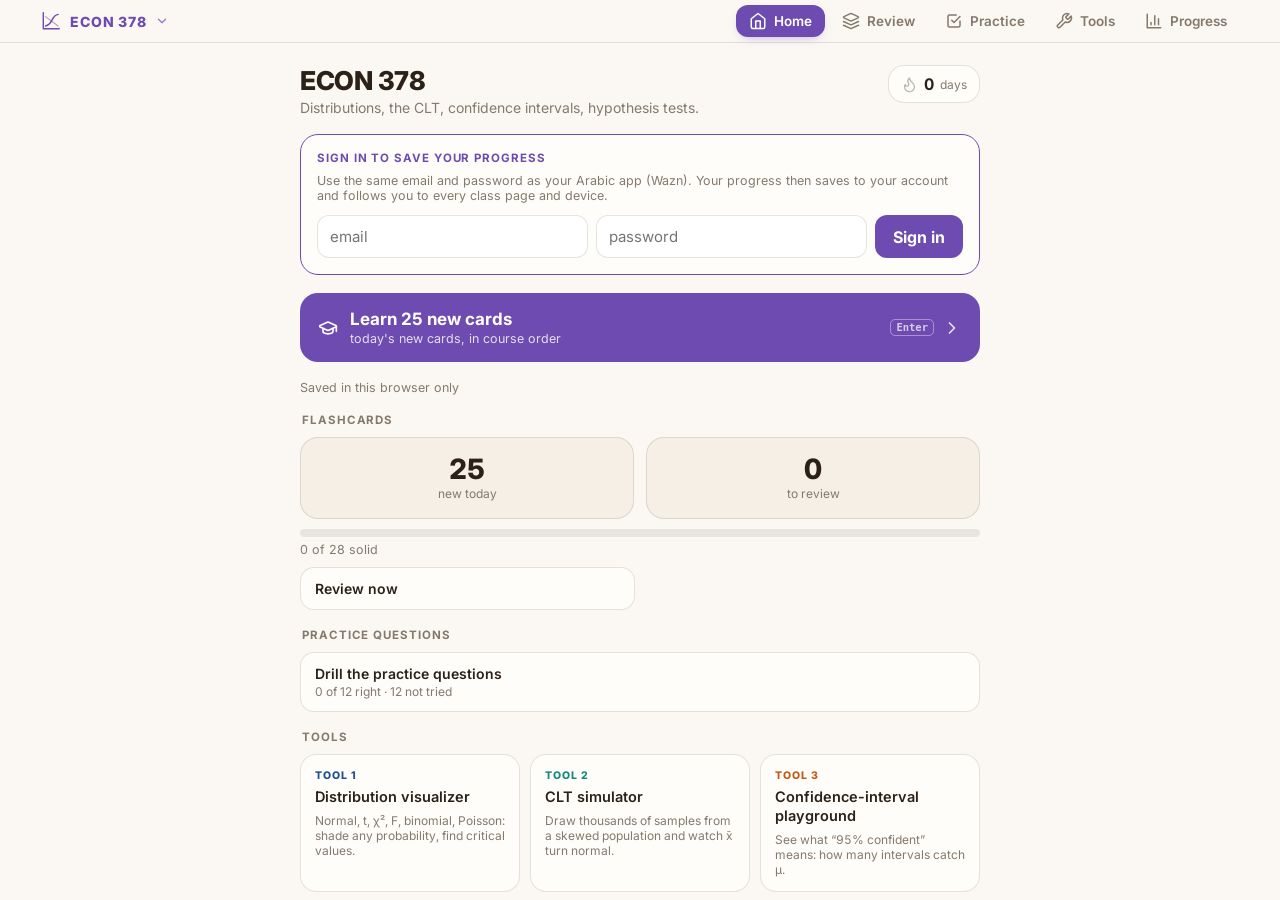
<file: econ378.html>
<!doctype html>
<html lang="en"><head><meta charset="utf-8">
<meta name="viewport" content="width=device-width,initial-scale=1,viewport-fit=cover">
<meta name="description" content="ECON 378 Statistics for Economists: flashcards, practice questions and interactive tools.">
<meta name="theme-color" content="#FBF8F3">
<style>:root{padding-top:env(safe-area-inset-top,0px);padding-bottom:env(safe-area-inset-bottom,0px)}body{margin:0}img{max-width:100%}[hidden]{display:none!important}</style>
</head><body>
<title>ECON 378 · Statistics for Economists</title>
<link rel="preconnect" href="https://fonts.googleapis.com"><link rel="preconnect" href="https://fonts.gstatic.com" crossorigin>
<link rel="stylesheet" href="https://fonts.googleapis.com/css2?family=Inter:wght@400;500;600;700;800&display=swap">
<style>
  :root { --ink:#2B2118; --cream:#FDF8F2; --wk:#1F4E8C; --wk-soft:rgba(31,78,140,.10); }
  * { box-sizing:border-box; -webkit-tap-highlight-color:transparent; }
  html, body { margin:0; height:100%; overflow:hidden;
    background:var(--cream); color:var(--ink);
    font-family:-apple-system,system-ui,sans-serif; user-select:none; -webkit-user-select:none; }
  #app { height:100%; display:flex; flex-direction:column; }
  header { display:flex; align-items:center; gap:10px; padding:12px 16px 2px; }
  #quitline { text-align:center; padding-bottom:2px; }
  #bar { flex:1; height:5px; border-radius:3px; background:rgba(0,0,0,.09); overflow:hidden; }
  #fill { height:100%; width:0%; background:var(--wk); transition:width .25s ease, background .25s; }
  #count { font-size:12px; opacity:.55; font-variant-numeric:tabular-nums; }
  #quit { font-size:11px; opacity:.45; }
  #logo { display:flex; align-items:center; gap:6px; padding:4px 6px 4px 2px;
          font-size:13px; font-weight:800; letter-spacing:.06em; color:var(--wk); transition:color .25s; }
  #logo svg { width:19px; height:19px; }
  main { flex:1; position:relative; display:flex; min-height:0; }
  /* margin:auto centres the card while it is short but still lets it scroll
     once the answer is taller than the screen. */
  #scroll { flex:1; display:flex; overflow-y:auto; -webkit-overflow-scrolling:touch;
            padding:14px 20px 18px; }
  #card { margin:auto; width:100%; max-width:560px; text-align:center; }

  .chips { display:flex; justify-content:center; gap:6px; flex-wrap:wrap; }
  .chip { font-size:10.5px; font-weight:700; letter-spacing:.08em; text-transform:uppercase;
          padding:4px 9px; border-radius:20px; background:var(--wk-soft); color:var(--wk); }
  .chip.star { background:rgba(194,98,42,.13); color:#C2622A; }
  .term { font-family:ui-serif,"New York",Georgia,serif; font-weight:700;
          font-size:36px; line-height:1.18; margin-top:18px; letter-spacing:-.01em; }
  .weekname { font-size:13px; opacity:.5; margin-top:12px; }
  .term.sm { font-size:21px; margin-top:12px; color:var(--wk); }
  .simple { font-size:20px; line-height:1.42; margin-top:10px; }
  .fx { margin:14px auto 0; padding:12px 14px; border-radius:14px; background:var(--wk-soft);
        font-family:ui-serif,"New York",Georgia,serif; font-size:19px; line-height:1.6;
        display:inline-block; max-width:100%; }
  .fx i, .simple i, .detail i, .peek i { font-family:ui-serif,"New York",Georgia,serif; }

  /* hand-built maths: fractions, sums, hats */
  .fr { display:inline-flex; flex-direction:column; vertical-align:middle; text-align:center;
        margin:0 2px; line-height:1.15; }
  .fr > span:first-child { border-bottom:1.3px solid currentColor; padding:0 3px 1px; }
  .fr > span:last-child { padding:1px 3px 0; }
  .fx .fr { font-size:.92em; }
  .op { margin:0 .22em; }
  sub, sup { font-size:.68em; line-height:0; }

  .detail { margin-top:18px; text-align:start; }
  .sect { border-top:1px solid rgba(0,0,0,.09); margin-top:13px; padding-top:10px; }
  .sect h3 { margin:0 0 6px; font-size:10.5px; font-weight:700; opacity:.45;
             letter-spacing:.09em; text-transform:uppercase; }
  .sect p { margin:0; font-size:14px; line-height:1.48; opacity:.86; }
  .sect p + p { margin-top:6px; }
  .row { display:flex; align-items:baseline; justify-content:space-between;
         gap:14px; padding:4px 0; }
  .row .lbl { font-size:13px; opacity:.65; line-height:1.35; }
  .row .val { font-size:16px; font-weight:700; white-space:nowrap; flex:none;
              color:var(--wk); font-variant-numeric:tabular-nums; }
  .src { font-size:11px; opacity:.42; margin-top:4px; line-height:1.35; }
  ol.steps { margin:0; padding-left:20px; font-size:14px; line-height:1.48; }
  ol.steps li { padding:2px 0; opacity:.88; }
  ol.steps li::marker { color:var(--wk); font-weight:700; }
  .links { display:flex; flex-wrap:wrap; gap:6px; }
  .link { font-size:13px; padding:6px 11px; border-radius:20px; border:1px solid var(--wk-soft);
          background:#fff; color:var(--ink); line-height:1.2; }
  .link b { color:var(--wk); font-weight:600; }
  .graph { margin-top:4px; background:#fff; border-radius:14px; padding:8px 6px 4px;
           border:1px solid rgba(0,0,0,.06); }
  .graph svg { width:100%; height:auto; display:block; overflow:visible; }
  .graph .cap { font-size:11.5px; opacity:.55; text-align:center; padding:2px 8px 6px; line-height:1.35; }
  .tags { display:flex; flex-wrap:wrap; gap:5px; justify-content:center; margin-top:18px; }
  .tag { font-size:10.5px; padding:2px 8px; border-radius:20px; border:1px solid rgba(0,0,0,.15); opacity:.6; }
  .tag.pe { border-color:#E8A25E; color:#B4561B; background:#FFF3E6; opacity:1; font-weight:700; }

  /* SVG theme */
  svg .ax { stroke:var(--ink); stroke-width:1.3; fill:none; opacity:.75; }
  svg .grid { stroke:var(--ink); stroke-width:.6; opacity:.12; }
  svg .c1 { stroke:var(--wk); stroke-width:2.6; fill:none; stroke-linecap:round; }
  svg .c2 { stroke:#C2622A; stroke-width:2.6; fill:none; stroke-linecap:round; }
  svg .c3 { stroke:#2E7D52; stroke-width:2.4; fill:none; stroke-linecap:round; }
  svg .c4 { stroke:var(--ink); stroke-width:1.8; fill:none; opacity:.55; stroke-linecap:round; }
  svg .dash { stroke-dasharray:4 4; }
  svg .faint { opacity:.4; }
  svg .dot { fill:var(--ink); }
  svg .fill1 { fill:var(--wk); opacity:.16; }
  svg .fill2 { fill:#C2622A; opacity:.16; }
  svg .fill3 { fill:#2E7D52; opacity:.16; }
  svg .solid1 { fill:var(--wk); }
  svg .solid2 { fill:#C2622A; }
  svg .solid3 { fill:#2E7D52; }
  svg .solid4 { fill:var(--ink); opacity:.35; }
  svg .box { fill:#fff; stroke:var(--ink); stroke-width:1.2; }
  svg .box1 { fill:var(--wk-soft); stroke:var(--wk); stroke-width:1.4; }
  svg .box2 { fill:rgba(194,98,42,.10); stroke:#C2622A; stroke-width:1.4; }
  svg .box3 { fill:rgba(46,125,82,.10); stroke:#2E7D52; stroke-width:1.4; }
  svg text { font-family:-apple-system,system-ui,sans-serif; font-size:11px; fill:var(--ink); }
  svg text.lb { font-size:10px; opacity:.6; }
  svg text.k1 { fill:var(--wk); font-weight:700; }
  svg text.k2 { fill:#C2622A; font-weight:700; }
  svg text.k3 { fill:#2E7D52; font-weight:700; }
  svg text.it { font-family:ui-serif,"New York",Georgia,serif; font-style:italic; font-size:12.5px; }
  svg text.b { font-weight:700; }
  svg text.w { fill:#fff; font-weight:700; }

  #tip { flex:none; text-align:center; font-size:12px; opacity:.45; padding:0 16px 8px; }
  #flash { position:absolute; inset:0; display:flex; align-items:center;
           justify-content:center; font-size:34px; font-weight:800;
           color:#fff; opacity:0; pointer-events:none; transition:opacity .18s; }
  #flash div { text-align:center; }
  #flash small { display:block; font-size:15px; font-weight:600; opacity:.9; margin-top:4px; }
  footer { display:flex; gap:9px; padding:0 14px 26px; }
  .btn { flex:1; padding:14px 0 12px; border-radius:15px; font-size:15.5px;
         font-weight:700; color:#fff; text-align:center; line-height:1.15; }
  .btn small { display:block; font-size:10.5px; font-weight:600; opacity:.8; margin-top:2px; }
  .missed { background:#C0392B; }
  .shaky  { background:#D9952B; }
  .confident { background:#2E7D52; }

  #peek { position:absolute; left:0; right:0; bottom:0; background:#fff; border-radius:20px 20px 0 0;
          box-shadow:0 -10px 30px rgba(0,0,0,.14); padding:18px 22px 34px; transform:translateY(105%);
          transition:transform .22s ease, visibility 0s linear .22s; text-align:center; max-height:70%;
          overflow-y:auto; z-index:5; visibility:hidden; pointer-events:none; }
  /* Hidden, it sits just below the card, over the grade buttons: it must not
     catch their taps. */
  #peek.on { transform:none; visibility:visible; pointer-events:auto; transition:transform .22s ease; }
  #peek .grab { width:38px; height:5px; border-radius:3px; background:rgba(0,0,0,.15); margin:-6px auto 12px; }
  #peek .term { font-size:22px; margin-top:8px; }
  #peek .simple { font-size:16px; }
  #peek .fx { font-size:16px; }
  #peek .close { margin-top:16px; font-size:13px; opacity:.5; }

  #done { display:none; flex-direction:column; align-items:center;
          justify-content:center; height:100%; gap:12px; padding:0 30px; text-align:center; }
  #done h2 { font-family:ui-serif,"New York",Georgia,serif; font-size:30px; margin:0; }
  #done p { opacity:.6; margin:0; font-size:15px; line-height:1.45; }
  #done .tally { display:flex; gap:10px; margin:6px 0; }
  #done .tally div { padding:10px 14px; border-radius:14px; color:#fff; font-weight:700; font-size:20px; min-width:74px; }
  #done .tally small { display:block; font-size:10.5px; font-weight:600; opacity:.85; }

/* The website shell: tabs, Home, Review, Progress. Laid out like the Wazn
   Arabic app (header with a streak pill, one big next-step button, stat
   tiles, uppercase section labels, a tab bar) in this course's colours.
   One light look throughout, the same as the phone. */
:root {
  color-scheme: light;
  --bg: #FBF8F3;          /* warm paper */
  --card: #FFFDF9;
  --tile: #F5EFE6;
  --line: rgba(43,33,24,.12);
  --muted: #85796E;
  --primary: #1F4E8C;     /* ECON blue, where Wazn has its orange */
  --primary-ink: #FFFFFF;
}
html, body { background: var(--bg); }
body { font-family: Inter, -apple-system, system-ui, sans-serif; }
#shell { min-height: 100%; height: 100%; overflow-y: auto; -webkit-overflow-scrolling: touch; }
#shell[hidden] { display: none !important; }

/* tab bar: across the top on a computer, along the bottom on a phone */
.tabs { position: sticky; top: 0; z-index: 20; background: rgba(251,248,243,.94); backdrop-filter: blur(8px);
        border-bottom: 1px solid var(--line); padding-top: env(safe-area-inset-top, 0px); }
.tabs-in { max-width: 1240px; margin: 0 auto; display: flex; align-items: center; justify-content: space-between; gap: 16px; padding: 5px 20px; }
.brand { display: flex; align-items: center; gap: 8px; font-weight: 800; letter-spacing: .06em; color: var(--primary); font-size: 14px; }
.brand svg { width: 22px; height: 22px; }
.tablist { display: flex; gap: 4px; }
.tabbtn { display: flex; align-items: center; gap: 7px; border: 0; background: transparent; color: var(--muted); font: inherit; font-weight: 600;
          font-size: 13.5px; padding: 7px 13px; border-radius: 12px; cursor: pointer; transition: background .15s, color .15s, transform .1s; }
.tabbtn svg { width: 18px; height: 18px; }
.tabbtn:hover { background: rgba(43,33,24,.06); color: var(--ink); }
.tabbtn[aria-current="page"] { background: var(--primary); color: var(--primary-ink); box-shadow: 0 4px 12px -6px var(--primary-glow, rgba(31,78,140,.6)); }
.tabbtn:active { transform: scale(.94); }

.views { padding-bottom: 40px; }
.wrap { max-width: 720px; margin: 0 auto; padding: 22px 20px 0; display: flex; flex-direction: column; gap: 18px; }
.wrap.wide { max-width: 1240px; padding-top: 8px; gap: 10px; }

/* home */
.h-top { display: flex; align-items: flex-start; justify-content: space-between; gap: 12px; }
.h-top h1 { margin: 0; font-size: 26px; font-weight: 800; letter-spacing: -.01em; }
.h-top p { margin: 3px 0 0; color: var(--muted); font-size: 14px; }
.streak { display: flex; align-items: center; gap: 6px; border: 1px solid var(--line); background: var(--card); border-radius: 16px; padding: 8px 12px; flex: none; }
.streak .ic { width: 17px; height: 17px; color: rgba(43,33,24,.3); }
.streak .ic.lit { color: #D9952B; }
.streak b { font-variant-numeric: tabular-nums; }
.streak span { font-size: 12px; color: var(--muted); }

.ic { width: 20px; height: 20px; flex: none; }
.primary { width: 100%; display: flex; align-items: center; justify-content: space-between; gap: 12px; border: 0; border-radius: 18px;
           background: var(--primary); color: var(--primary-ink); padding: 16px 18px; font: inherit; text-align: left; cursor: pointer;
           transition: transform .1s, filter .15s; }
.primary:hover { filter: brightness(1.07); }
.primary:active { transform: scale(.985); }
.primary:disabled { background: var(--tile); color: var(--ink); cursor: default; filter: none; transform: none; }
.primary .pl { display: flex; align-items: center; gap: 12px; min-width: 0; }
.primary b { display: block; font-size: 17px; font-weight: 700; }
.primary small { display: block; font-size: 12.5px; opacity: .82; margin-top: 2px; }
.primary .pr { display: flex; align-items: center; gap: 8px; opacity: .85; }
.primary kbd { border-color: rgba(255,255,255,.55); }

.sect-h { display: flex; flex-direction: column; gap: 10px; }
.sect-h h2 { margin: 0; padding: 0 2px; font-size: 11.5px; font-weight: 700; letter-spacing: .08em; text-transform: uppercase; color: var(--muted); }
.tiles { display: grid; grid-template-columns: 1fr 1fr; gap: 12px; }
.tile { background: var(--tile); border: 1px solid var(--line); border-radius: 18px; padding: 14px; text-align: center; }
.tile p { margin: 0; }
.tv { font-size: 28px; font-weight: 800; font-variant-numeric: tabular-nums; }
.tl { font-size: 12px; color: var(--muted); }
.tw { font-size: 11.5px; color: var(--muted); margin-top: 3px !important; }
.meter { display: flex; flex-direction: column; gap: 5px; }
.m-bar { height: 8px; border-radius: 4px; background: rgba(43,33,24,.09); overflow: hidden; display: flex; }
.m-bar span { height: 100%; }
.pair { display: grid; grid-template-columns: 1fr 1fr; gap: 10px; }
.second { border: 1px solid var(--line); background: var(--card); border-radius: 14px; padding: 12px 14px; font: inherit; font-weight: 600;
          font-size: 14px; color: var(--ink); text-align: left; cursor: pointer; transition: transform .1s, border-color .15s; }
.second:hover { border-color: var(--primary); }
.second:active { transform: scale(.98); }
.second small { display: block; font-weight: 400; font-size: 12px; color: var(--muted); margin-top: 2px; }
.second.star, #h-tested { color: #B4561B; }

.grid3 { display: grid; grid-template-columns: repeat(auto-fill, minmax(200px, 1fr)); gap: 10px; }
.hm { display: flex; flex-direction: column; gap: 6px; padding: 14px; border-radius: 16px; border: 1px solid var(--line); background: var(--card);
      font: inherit; color: var(--ink); text-align: left; cursor: pointer; min-width: 0; transition: border-color .15s, transform .1s; }
.hm:hover { border-color: var(--c); }
.hm:active { transform: scale(.98); }
.hm .wk { font-size: 10.5px; font-weight: 800; letter-spacing: .1em; text-transform: uppercase; color: var(--c); }
.hm .nm { font-size: 14.5px; font-weight: 600; line-height: 1.3; }
.hm .ct { font-size: 12px; color: var(--muted); font-variant-numeric: tabular-nums; }
.hm .mini { height: 4px; border-radius: 2px; background: rgba(43,33,24,.08); overflow: hidden; }
.hm .mini span { display: block; height: 100%; background: var(--c); }

.dim { color: var(--muted); }
.small { font-size: 12.5px; margin: 0; }
.save-state:empty { display: none; }
.card { background: var(--card); border: 1px solid var(--line); border-radius: 18px; }
.pad { padding: 16px; }
.stack { display: flex; flex-direction: column; gap: 14px; }
.sec { margin: 0 0 8px; font-size: 11.5px; font-weight: 700; letter-spacing: .08em; text-transform: uppercase; color: var(--muted); }
.sec.gap { margin-top: 14px; }
.card .row { display: flex; justify-content: space-between; gap: 12px; padding: 7px 0; border-top: 1px solid var(--line); font-size: 14px; }
.card .row:first-of-type { border-top: 0; }
.card .row .val { font-weight: 600; font-variant-numeric: tabular-nums; white-space: nowrap; }
ul.plain { margin: 0; padding-left: 18px; font-size: 14px; line-height: 1.55; }
.pms { display: grid; grid-template-columns: repeat(auto-fill, minmax(260px, 1fr)); gap: 14px; }
.pm-h { margin: 0 0 6px; font-weight: 700; font-size: 14px; }
.pm ul { list-style: none; margin: 0; padding: 0; display: flex; flex-direction: column; gap: 5px; font-size: 13.5px; }
.pm li { display: flex; align-items: center; gap: 8px; }
.pm li .ic { width: 16px; height: 16px; color: #2E7D52; }
.pm li span:nth-child(2) { flex: 1; min-width: 0; }
.dot0 { width: 16px; height: 16px; border-radius: 50%; border: 1.5px solid rgba(43,33,24,.2); flex: none; }
.keys { display: grid; grid-template-columns: auto 1fr; gap: 8px 14px; font-size: 13.5px; align-items: baseline; }
.m-confirm { display: flex; gap: 8px; align-items: center; flex-wrap: wrap; font-size: 13.5px; }
.m-confirm button, .m-small { padding: 8px 12px; border-radius: 10px; border: 1px solid var(--line); background: var(--card); font: inherit;
         font-size: 13px; font-weight: 600; cursor: pointer; color: var(--ink); }
.m-confirm .yes { background: #C0392B; color: #fff; border-color: #C0392B; }
.danger { color: #C0392B; }

.signin { display: flex; flex-direction: column; gap: 8px; border-color: var(--primary); }
.signin .sec { margin: 0; color: var(--primary); }
.sgrid { display: grid; grid-template-columns: 1fr 1fr auto; gap: 8px; margin-top: 4px; }
.sgrid input { min-width: 0; padding: 11px 12px; border-radius: 12px; border: 1px solid var(--line); background: #fff; font: inherit; font-size: 15px; color: var(--ink); }
.sgrid input:focus { outline: 2px solid var(--primary); outline-offset: 1px; }
.go-btn { padding: 11px 18px; border-radius: 12px; border: 0; background: var(--primary); color: #fff; font: inherit; font-weight: 700; cursor: pointer; }
.go-btn:disabled { opacity: .6; }
.si-err { margin: 0; font-size: 13px; color: #C0392B; }
.si-err:empty { display: none; }
.acct { display: flex; align-items: center; justify-content: space-between; gap: 10px; flex-wrap: wrap; font-size: 14px; }
@media (max-width: 560px) { .sgrid { grid-template-columns: 1fr; } }

/* the flashcard session (shared page) on a big screen */
header, #quitline, #tip, footer { width: 100%; max-width: 680px; margin-inline: auto; }
#scroll { padding-inline: max(20px, calc((100% - 640px) / 2)); }
footer { padding-bottom: 22px; }
.btn { cursor: pointer; user-select: none; }
.btn:hover { filter: brightness(1.06); }
.link { cursor: pointer; }
.link:hover { border-color: var(--wk); }
#logo { cursor: pointer; }
kbd { font: 600 10.5px/1 ui-monospace, "SF Mono", Menlo, monospace; padding: 2px 5px; border-radius: 5px; border: 1px solid currentColor;
      opacity: .85; margin-left: 4px; vertical-align: 1px; }
.btn kbd { border-color: rgba(255,255,255,.7); }
.keys kbd { margin: 0 4px 0 0; }
#done .btn.menu { background: var(--primary); padding: 14px 34px; flex: none; border: 0; font: inherit; font-weight: 700; color: #fff; }
button:focus-visible, .btn:focus-visible { outline: 3px solid #E8A25E; outline-offset: 2px; }
@media (prefers-reduced-motion: reduce) { * { transition: none !important; } }

/* phones: the tab bar moves to the bottom, Wazn-style */
@media (max-width: 760px) {
  .tabs { position: fixed; top: auto; bottom: 0; left: 0; right: 0; border-bottom: 0; border-top: 1px solid var(--line);
          padding-top: 0; padding-bottom: env(safe-area-inset-bottom, 0px); }
  .tabs-in { padding: 6px 8px; }
  .brand { display: none; }
  .tablist { flex: 1; display: grid; grid-template-columns: repeat(5, 1fr); }
  .tabbtn { flex-direction: column; gap: 3px; font-size: 10.5px; padding: 7px 2px; }
  .tabbtn svg { width: 20px; height: 20px; }
  .views { padding-bottom: 96px; }
  .mdl-top { top: 0; }
  .mdl-rail { top: 0; }
}
@media (max-width: 420px) {
  .pair { grid-template-columns: 1fr; }
}

/* Models tab. Colours come from the page tokens; --wk is the model's week. */
#models { --line: rgba(43,33,24,.12); }
.mdl-top { position: sticky; top: 43px; z-index: 3; background: var(--bg, var(--cream)); padding-block: 4px 6px; }
.mdl-chips { display: flex; gap: 6px; overflow-x: auto; padding-bottom: 2px; scrollbar-width: none; }
.mdl-chips::-webkit-scrollbar { display: none; }
.mchip { flex: none; display: flex; align-items: baseline; gap: 6px; padding: 6px 10px; border-radius: 11px;
         border: 1px solid var(--line); background: var(--card, #fff); color: var(--ink); font: inherit; font-size: 12.5px; font-weight: 600; cursor: pointer; }
.mchip span { font-size: 9.5px; font-weight: 800; letter-spacing: .1em; text-transform: uppercase; color: var(--c); }
.mchip.on { border-color: var(--c); box-shadow: inset 0 0 0 1px var(--c); }

.mdl-grid { display: grid; grid-template-columns: minmax(0, 1fr) 296px; gap: 16px; align-items: start; }
.mdl-main { display: flex; flex-direction: column; gap: 10px; min-width: 0; }
/* the title, its week and its one-liner on a single line, so the graph starts high */
.mdl-head { display: flex; flex-wrap: wrap; align-items: center; column-gap: 10px; row-gap: 2px; }
.mdl-head h2 { margin: 0; font-family: ui-serif, "New York", Georgia, serif; font-size: clamp(21px, 2.2vw, 26px); line-height: 1.15; text-wrap: balance; }
.mdl-head p { margin: 0; opacity: .62; font-size: 13.5px; }
.mdl-head .chip { order: -1; }
.mdl-card { background: var(--card, #fff); border: 1px solid var(--line); border-radius: 16px; padding: 12px 12px 8px; min-width: 0; }
.mdl-card h3 { margin: 0 0 6px; font-size: 10.5px; font-weight: 700; letter-spacing: .09em; text-transform: uppercase; opacity: .5; }
.mdl-card svg { width: 100%; height: auto; display: block; overflow: visible; }
/* the main graph never pushes the numbers below the fold */
.mdl-graph svg { max-height: max(300px, calc(100vh - 330px)); }
.mdl-graph .cap { font-size: 12.5px; opacity: .6; margin: 4px 4px 2px; line-height: 1.4; }
.mdl-two { display: grid; grid-template-columns: minmax(0, 1fr) minmax(0, 1fr); gap: 14px; }

.kpis { display: grid; grid-template-columns: repeat(auto-fill, minmax(132px, 1fr)); gap: 8px; }
.kpi { background: var(--card, #fff); border: 1px solid var(--line); border-radius: 12px; padding: 8px 11px; display: flex; flex-direction: column; gap: 2px; min-width: 0; }
.kpi .kl { font-size: 11.5px; opacity: .6; line-height: 1.3; }
.kpi .kv { font-size: 19px; font-weight: 700; font-variant-numeric: tabular-nums; color: var(--wk); }
.kpi.hid .kv { color: var(--ink); opacity: .35; }
.kpi .dl { font-size: 11px; font-weight: 600; font-variant-numeric: tabular-nums; }
.kpi .dl.up { color: #2E7D52; } .kpi .dl.down { color: #C0392B; }

.seg { display: flex; gap: 4px; padding: 4px; border-radius: 12px; background: rgba(43,33,24,.06); margin-bottom: 12px; flex-wrap: wrap; }
.seg button { flex: 1 1 auto; border: 0; background: transparent; padding: 8px 10px; border-radius: 9px; font: inherit; font-size: 13px; font-weight: 600; color: var(--ink); opacity: .65; cursor: pointer; }
.seg button.on { background: var(--card, #fff); opacity: 1; box-shadow: 0 1px 3px rgba(0,0,0,.08); }
.form { padding: 10px 2px; border-top: 1px solid var(--line); }
.form:first-child { border-top: 0; padding-top: 2px; }
.fn { margin: 0 0 6px; font-size: 10.5px; font-weight: 700; letter-spacing: .09em; text-transform: uppercase; opacity: .5; }
.form .fx { margin: 0; display: block; font-size: 17px; text-align: left; }
.fnote { margin: 6px 0 0; font-size: 13px; opacity: .68; line-height: 1.45; }
.tbl { overflow-x: auto; }
.tbl table { border-collapse: collapse; width: 100%; font-size: 13.5px; }
.tbl th, .tbl td { padding: 9px 10px; border-bottom: 1px solid var(--line); text-align: center; }
.tbl tbody th { text-align: left; font-weight: 600; }
.tbl thead th { font-size: 12px; opacity: .65; }
.tbl td { font-size: 18px; font-weight: 700; }
.tbl td.up { color: #2E7D52; } .tbl td.down { color: #C0392B; } .tbl td.same { opacity: .35; }
.facts { display: grid; grid-template-columns: 1fr 1fr; gap: 14px; }
.facts ul { margin: 0; padding-left: 18px; font-size: 13.5px; line-height: 1.5; }
.facts li + li { margin-top: 5px; }
.traps { background: rgba(192,57,43,.06); border-radius: 12px; padding: 10px 12px; }
.muted { font-size: 13px; opacity: .6; margin: 0 0 10px; line-height: 1.45; }

/* The rail */
/* the rail stays on screen and fits in it: if a step runs long it scrolls inside itself */
.mdl-rail { position: sticky; top: 100px; max-height: calc(100vh - 108px); overflow-y: auto; overscroll-behavior: contain; scrollbar-width: thin; padding-bottom: 4px; }
.rail-in { display: flex; flex-direction: column; gap: 5px; }
.rail-h { margin: 0; font-size: 10.5px; font-weight: 700; letter-spacing: .09em; text-transform: uppercase; opacity: .5; }
.sc { display: flex; gap: 9px; align-items: center; width: 100%; text-align: left; padding: 8px 10px; border-radius: 12px;
      border: 1px solid var(--line); background: var(--card, #fff); font: inherit; color: var(--ink); cursor: pointer; }
.sc:hover { border-color: var(--wk); }
.sc.on { border-color: var(--wk); box-shadow: inset 0 0 0 1px var(--wk); }
.sc-n { flex: none; width: 23px; height: 23px; border-radius: 50%; display: grid; place-items: center; font-size: 12.5px; font-weight: 800;
        background: var(--wk-soft); color: var(--wk); }
.sc-b { min-width: 0; display: flex; flex-direction: column; gap: 1px; }
.sc-b b { font-size: 13px; line-height: 1.25; }
.sc-b small { font-size: 11px; opacity: .55; }
/* with a walkthrough open the list shrinks to titles */
.rail-in:has(.panel) .sc { padding-block: 6px; }
.rail-in:has(.panel) .sc-b small { display: none; }
.sc.free .sc-n { background: rgba(43,33,24,.07); color: var(--ink); }
.panel { margin-top: 4px; background: var(--card, #fff); border: 1px solid var(--line); border-radius: 16px; padding: 12px; display: flex; flex-direction: column; gap: 8px; }
.player { border-color: var(--wk); box-shadow: 0 6px 22px -10px rgba(0,0,0,.18); }
.ph { display: flex; flex-direction: column; gap: 2px; }
.ph .rail-h { opacity: 1; color: var(--wk); font-size: 12px; }
.src { font-size: 11.5px; opacity: .55; }
.dots { display: flex; gap: 4px; }
.pd { flex: 1; height: 4px; border-radius: 2px; background: rgba(43,33,24,.1); }
.pd.done { background: var(--wk); opacity: .45; } .pd.on { background: var(--wk); }
.blurb { margin: 0; font-size: 12.5px; padding: 8px 10px; border-radius: 10px; background: var(--wk-soft); line-height: 1.45; }
.say { font-size: 14px; line-height: 1.45; }
.ask { display: flex; flex-direction: column; gap: 8px; padding: 10px; border-radius: 12px; background: rgba(217,149,43,.10); }
.q { margin: 0; font-size: 14px; font-weight: 600; line-height: 1.4; }
.tag-predict { display: inline-block; font-size: 10px; font-weight: 800; letter-spacing: .09em; text-transform: uppercase; color: #fff;
               background: #D9952B; border-radius: 6px; padding: 2px 6px; margin-right: 6px; vertical-align: 1px; }
.choices { display: flex; flex-direction: column; gap: 6px; }
.choice { text-align: left; padding: 10px 12px; border-radius: 11px; border: 1px solid var(--line); background: var(--card, #fff); font: inherit; font-size: 14px; font-weight: 600; color: var(--ink); cursor: pointer; }
.choice:hover { border-color: var(--wk); }
.numf { display: flex; gap: 6px; }
.num-in { flex: 1; min-width: 0; padding: 10px 12px; border-radius: 11px; border: 1px solid var(--line); font: inherit; font-size: 15px; background: #fff; color: var(--ink); }
.num-in:focus { outline: 2px solid var(--wk); outline-offset: 1px; }
.go { padding: 10px 16px; border-radius: 11px; border: 0; background: var(--wk); color: #fff; font: inherit; font-weight: 700; cursor: pointer; }
.ghost-btn { padding: 10px 12px; border-radius: 11px; border: 1px solid var(--line); background: transparent; font: inherit; font-weight: 600; color: var(--ink); cursor: pointer; }
.ghost-btn:disabled { opacity: .35; cursor: default; }
.ghost-btn.wide { width: 100%; }
.row2 { display: flex; gap: 8px; justify-content: space-between; }
.row2 > * { flex: 1; }
.fb { font-size: 13.5px; padding: 8px 10px; border-radius: 10px; line-height: 1.4; }
.fb.ok { background: rgba(46,125,82,.12); color: #1f5c3b; }
.fb.no { background: rgba(192,57,43,.10); color: #8e2a1f; }
.fb.skip { background: rgba(43,33,24,.06); }
.math { display: flex; flex-direction: column; gap: 4px; padding: 10px 12px; border-radius: 12px; background: var(--wk-soft);
        font-family: ui-serif, "New York", Georgia, serif; font-size: 15px; line-height: 1.5; }
.why { margin: 0; font-size: 13px; line-height: 1.5; opacity: .75; border-left: 3px solid var(--wk); padding-left: 10px; }
.keyhint { margin: 0; font-size: 11.5px; opacity: .45; text-align: center; }
.exam { padding: 12px; border-radius: 12px; background: rgba(232,162,94,.14); border: 1px solid rgba(232,162,94,.5); }
.exam ol { margin: 0; padding-left: 18px; font-size: 13.5px; line-height: 1.5; }
.exam li + li { margin-top: 4px; }
.score { margin: 0; font-weight: 700; text-align: center; color: var(--wk); }
.sl { display: flex; flex-direction: column; gap: 4px; font-size: 13px; }
.sl span { display: flex; justify-content: space-between; gap: 8px; }
.sl output { font-variant-numeric: tabular-nums; font-weight: 700; color: var(--wk); }
.sl input { width: 100%; accent-color: var(--wk); }

svg text.big { font-size: 22px; font-weight: 800; }
svg .arrowhead { fill: var(--ink); opacity: .7; }

@media (max-width: 980px) {
  .mdl-grid { grid-template-columns: minmax(0, 1fr); }
  .mdl-rail { position: static; max-height: none; overflow: visible; }
}
@media (max-width: 640px) {
  .mdl-two, .facts { grid-template-columns: minmax(0, 1fr); }
  .kpis { grid-template-columns: repeat(2, minmax(0, 1fr)); }
}

/* The Practice tab: one question at a time, in the flashcards' column. */
#practice { --wk: #1F4E8C; --wk-soft: rgba(31,78,140,.10); }
.pq { display: flex; flex-direction: column; gap: 14px; padding-bottom: 24px; }
.pq-top { display: flex; align-items: center; gap: 12px; }
.pq-count { font-size: 13px; font-weight: 800; letter-spacing: .04em; color: var(--wk); font-variant-numeric: tabular-nums; }
.pq-bar { flex: 1; height: 6px; border-radius: 3px; background: rgba(43,33,24,.09); overflow: hidden; }
.pq-bar span { display: block; height: 100%; transition: width .25s ease; }
.pq-src { margin: 0; font-size: 11.5px; font-weight: 700; letter-spacing: .07em; text-transform: uppercase; }
.pq-src b { letter-spacing: .07em; }
.pq-setup { margin: 0; font-size: 14px; line-height: 1.55; padding: 12px 14px; border-radius: 14px; background: var(--wk-soft); }
.pq-q { margin: 0; font-family: ui-serif, "New York", Georgia, serif; font-size: 21px; line-height: 1.4; }

.pq-opts { display: flex; flex-direction: column; gap: 8px; }
.pq-opts.tf { flex-direction: row; }
.pq-opts.tf .pq-opt { flex: 1; justify-content: center; }
.pq-opt { display: flex; align-items: flex-start; gap: 12px; text-align: left; width: 100%; padding: 13px 14px; border-radius: 14px;
          border: 1.5px solid var(--line); background: var(--card); font: inherit; font-size: 15px; line-height: 1.45; color: var(--ink);
          transition: border-color .12s, background .12s, transform .08s; }
button.pq-opt { cursor: pointer; }
button.pq-opt:hover { border-color: var(--wk); }
button.pq-opt:active { transform: scale(.99); }
.pq-opt.on { border-color: var(--wk); background: var(--wk-soft); }
.pq-l { flex: none; width: 26px; height: 26px; border-radius: 8px; display: grid; place-items: center; font-size: 12.5px; font-weight: 800;
        background: rgba(43,33,24,.07); color: var(--ink); }
.pq-opt.on .pq-l { background: var(--wk); color: #fff; }
.pq-opts.done .pq-opt.ok { border-color: #2E7D52; background: rgba(46,125,82,.08); }
.pq-opts.done .pq-opt.ok .pq-l { background: #2E7D52; color: #fff; }
.pq-opts.done .pq-opt.bad { border-color: #C0392B; background: rgba(192,57,43,.07); }
.pq-opts.done .pq-opt.bad .pq-l { background: #C0392B; color: #fff; }
.pq-opts.done .pq-opt.dim { opacity: .55; }
.pq-tag { font-style: normal; font-size: 11px; font-weight: 700; letter-spacing: .05em; text-transform: uppercase; margin-left: 6px; opacity: .7; white-space: nowrap; }
.pq-check { align-self: flex-start; }
.pq-hint { margin: 0; }

.pq-verdict { display: flex; align-items: center; gap: 10px; padding: 12px 14px; border-radius: 14px; font-size: 15px; }
.pq-verdict.ok { background: rgba(46,125,82,.10); color: #1F5C3B; }
.pq-verdict.bad { background: rgba(192,57,43,.09); color: #8E2A20; display: block; }
.pq-verdict .ic { color: #2E7D52; }

.pq-box { border-radius: 16px; padding: 14px 16px; border: 1px solid var(--line); background: var(--card); font-size: 14.5px; line-height: 1.55; }
.pq-box.pattern { border-color: var(--wk); background: var(--wk-soft); }
.pq-box.why { border-color: rgba(217,149,43,.6); background: rgba(217,149,43,.10); }
.pq-box ul.plain { margin: 0; display: flex; flex-direction: column; gap: 6px; }
.pq-h { margin: 0 0 6px; display: flex; align-items: center; justify-content: space-between; gap: 8px;
        font-size: 11px; font-weight: 800; letter-spacing: .09em; text-transform: uppercase; color: var(--wk); }
.pq-box.why .pq-h { color: #A4651A; }
.pq-steps { margin: 0; padding-left: 22px; display: flex; flex-direction: column; gap: 8px; }
.pq-steps li::marker { color: var(--wk); font-weight: 800; }
.pq-steps li.in { animation: pq-in .25s ease; }
@keyframes pq-in { from { opacity: 0; transform: translateY(4px); } to { opacity: 1; transform: none; } }
.pq-graph { margin-top: 12px; }
.pq-graph svg { width: 100%; height: auto; max-height: 340px; display: block; }
.pq-graph .cap { font-size: 12.5px; opacity: .65; margin: 6px 2px 0; }
.pq-rel { margin: 0; display: flex; flex-wrap: wrap; gap: 6px; align-items: center; }
.pq-chip { font-size: 12.5px; padding: 4px 10px; border-radius: 20px; background: var(--wk-soft); color: var(--wk); font-weight: 600; }
.pq-next { position: sticky; bottom: 0; padding: 10px 0 4px; background: linear-gradient(to top, var(--bg) 70%, transparent); display: flex; justify-content: flex-end; }
.pq-next .go-btn kbd { border-color: rgba(255,255,255,.6); }
.pq-done h1 { margin: 10px 0 0; font-size: 28px; }
.pq-score { margin: 0; font-size: 17px; }
#pq-wrong:disabled { opacity: .5; cursor: default; }

@media (max-width: 760px) {
  .pq-next { bottom: 64px; }
  .pq-q { font-size: 19px; }
}

/* The class tools' own styles (from the old classes/study.css), scoped to the
   Tools tab's .kit box so they don't touch the app around them. */
.kit { --c: #1F4E8C; --c-soft: rgba(31,78,140,.10); --good: #2E7D52; --ok: #C98A1B; --bad: #C0392B; display: flex; flex-direction: column; gap: 12px; }
.kit .card .row { padding: 0; border-top: 0; font-size: inherit; justify-content: flex-start; }
.kit .card .row.spread { justify-content: space-between; }
.kit .meter { display: block; gap: 0; }
.kit .panel { margin-top: 0; background: none; border: 0; border-radius: 0; padding: 0; }
.kit .steps { gap: 6px; }
.kit .sec { margin: 0; font-size: 11.5px; font-weight: 700; letter-spacing: .08em; text-transform: uppercase; color: var(--muted); }
.kit .dim { color: var(--muted); }
.kit .small { font-size: 12.5px; }
.kit .card { background: var(--card); border: 1px solid var(--line); border-radius: 18px; }
.kit .pad { padding: 16px; }
.kit .stack { display: flex; flex-direction: column; gap: 12px; }
.kit .row { display: flex; gap: 10px; align-items: center; flex-wrap: wrap; }
.kit .spread { justify-content: space-between; }
.kit .grid2 { display: grid; grid-template-columns: repeat(auto-fill, minmax(230px, 1fr)); gap: 10px; }
.kit .btn { border: 1px solid var(--line); background: var(--card); border-radius: 12px; padding: 9px 13px; font-weight: 600; font-size: 13.5px; cursor: pointer; }
.kit .btn:hover { border-color: var(--c); }
.kit .btn.on { background: var(--c); border-color: var(--c); color: #fff; }
.kit .btn.solid { background: var(--c); border-color: var(--c); color: #fff; }
.kit .btn.danger { color: var(--bad); }
.kit .btn:disabled { opacity: .5; cursor: default; }
.kit .chips { display: flex; gap: 6px; flex-wrap: wrap; }
.kit .chip { border: 1px solid var(--line); background: var(--card); border-radius: 999px; padding: 6px 12px; font-size: 13px; font-weight: 600; cursor: pointer; }
.kit .chip.on { background: var(--c); border-color: var(--c); color: #fff; }
.kit label.f { display: flex; flex-direction: column; gap: 4px; font-size: 12.5px; font-weight: 600; color: var(--muted); }
.kit input[type=text], .kit input[type=number], .kit input[type=date], .kit input[type=search], .kit select, .kit textarea {
  font: inherit; font-size: 14.5px; color: var(--ink); background: #fff; border: 1px solid var(--line); border-radius: 10px; padding: 8px 10px; min-width: 0; }
.kit textarea { resize: vertical; min-height: 70px; line-height: 1.45; }
.kit input[type=range] { accent-color: var(--c); width: 100%; }
.kit input[type=checkbox] { accent-color: var(--c); width: 17px; height: 17px; }
.kit .fgrid { display: grid; grid-template-columns: repeat(auto-fill, minmax(170px, 1fr)); gap: 10px; }
.kit .slider { display: grid; grid-template-columns: 1fr auto; gap: 2px 10px; font-size: 13px; align-items: center; }
.kit .slider span { color: var(--muted); font-weight: 600; }
.kit .slider output { font-weight: 700; font-variant-numeric: tabular-nums; }
.kit .slider input { grid-column: 1 / -1; }
.kit .opt { text-align: left; border: 1.5px solid var(--line); background: #fff; border-radius: 13px; padding: 11px 14px; cursor: pointer; font-size: 14.5px;
       display: flex; gap: 10px; align-items: flex-start; }
.kit .opt:hover:not(:disabled) { border-color: var(--c); }
.kit .opt .k { font-weight: 800; color: var(--muted); min-width: 1.2em; }
.kit .opt:disabled { cursor: default; }
.kit .opt.right { border-color: var(--good); background: rgba(46,125,82,.07); }
.kit .opt.wrong { border-color: var(--bad); background: rgba(192,57,43,.06); }
.kit .opt .why { display: block; font-size: 13px; color: var(--muted); margin-top: 4px; }
.kit .explain { border-left: 4px solid var(--c); background: var(--c-soft); border-radius: 0 12px 12px 0; padding: 10px 14px; font-size: 14px; }
.kit .tool-tile { display: flex; flex-direction: column; gap: 5px; text-align: left; padding: 14px; border-radius: 16px; border: 1px solid var(--line);
             background: var(--card); cursor: pointer; }
.kit .tool-tile:hover { border-color: var(--c); }
.kit .tool-tile b { font-size: 15px; }
.kit .tool-tile span { font-size: 13px; color: var(--muted); }
.kit .tool-tile .n { font-size: 10.5px; font-weight: 800; letter-spacing: .1em; text-transform: uppercase; color: var(--c); }
.kit .tool-h { display: flex; align-items: center; gap: 12px; flex-wrap: wrap; }
.kit .tool-h h2 { margin: 0; font-size: 21px; font-weight: 800; }
.kit .tool-body { display: grid; grid-template-columns: minmax(250px, 320px) 1fr; gap: 16px; align-items: start; }
.kit .tool-body.one { grid-template-columns: 1fr; }
.kit .panel { display: flex; flex-direction: column; gap: 12px; }
.kit .plot { width: 100%; height: auto; display: block; background: #fff; border: 1px solid var(--line); border-radius: 14px; touch-action: manipulation; }
.kit .plot text { font-family: Inter, -apple-system, system-ui, sans-serif; }
.kit .kv { display: grid; grid-template-columns: 1fr auto; gap: 4px 12px; font-size: 14px; }
.kit .kv b { font-variant-numeric: tabular-nums; text-align: right; }
.kit .steps { margin: 0; padding-left: 20px; font-size: 14px; display: flex; flex-direction: column; gap: 6px; }
.kit .big { font-size: 30px; font-weight: 800; font-variant-numeric: tabular-nums; }
.kit .pill { display: inline-block; border-radius: 999px; padding: 3px 10px; font-size: 12px; font-weight: 700; }
.kit .pill.good { background: rgba(46,125,82,.13); color: var(--good); }
.kit .pill.bad { background: rgba(192,57,43,.12); color: var(--bad); }
.kit .pill.ok { background: rgba(201,138,27,.15); color: #9A6A12; }
.kit .check { display: flex; gap: 9px; align-items: flex-start; font-size: 14px; padding: 5px 0; cursor: pointer; }
.kit .check input { margin-top: 2px; flex: none; }
.kit .check small { display: block; color: var(--muted); font-size: 12.5px; }
.kit .meter { height: 8px; border-radius: 4px; background: rgba(43,33,24,.09); overflow: hidden; }
.kit .meter span { display: block; height: 100%; background: var(--c); }
.kit .list { display: flex; flex-direction: column; gap: 8px; }
.kit .item { border: 1px solid var(--line); border-radius: 14px; padding: 11px 14px; background: #fff; display: flex; flex-direction: column; gap: 4px; font-size: 14px; }
.kit .item.overdue { border-color: var(--bad); }
.kit .item .t { font-weight: 700; }
.kit table.mat { border-collapse: collapse; font-variant-numeric: tabular-nums; }
.kit table.mat th, .kit table.mat td { border: 1px solid var(--line); padding: 6px 8px; text-align: center; font-size: 14px; }
.kit table.mat input { width: 52px; text-align: center; padding: 4px; }
.kit table.mat td.ne { background: rgba(46,125,82,.12); }
@media (max-width: 760px) { .kit .tool-body { grid-template-columns: 1fr; } }
</style>
<div id="shell">
  <nav class="tabs" aria-label="Sections">
    <div class="tabs-in">
      <span class="brand">
        <svg viewBox="0 0 40 40" fill="none" stroke="currentColor" stroke-linecap="round" stroke-linejoin="round" aria-hidden="true">
          <path d="M6 5v29h29" stroke-width="2.6"/><path d="M10 29c6-1 9-5 12-11s6-9 11-10" stroke-width="2.6"/>
          <path d="M10 12l23 17" stroke-width="2" opacity=".55"/>
        </svg>ECON 378
      </span>
      <div class="tablist">
        <button type="button" class="tabbtn" data-tab="home">
          <svg viewBox="0 0 24 24" fill="none" stroke="currentColor" stroke-width="2" stroke-linecap="round" stroke-linejoin="round" aria-hidden="true"><path d="m3 9 9-7 9 7v11a2 2 0 0 1-2 2H5a2 2 0 0 1-2-2z"/><path d="M9 22V12h6v10"/></svg>
          <span>Home</span></button>
        <button type="button" class="tabbtn" data-tab="review">
          <svg viewBox="0 0 24 24" fill="none" stroke="currentColor" stroke-width="2" stroke-linecap="round" stroke-linejoin="round" aria-hidden="true"><path d="M12.8 2.2a2 2 0 0 0-1.6 0L2.6 6.1a1 1 0 0 0 0 1.8l8.6 3.9a2 2 0 0 0 1.6 0l8.6-3.9a1 1 0 0 0 0-1.8z"/><path d="m2 12.6 9.2 4.2a2 2 0 0 0 1.6 0L22 12.6"/><path d="m2 17.6 9.2 4.2a2 2 0 0 0 1.6 0L22 17.6"/></svg>
          <span>Review</span></button>
        <button type="button" class="tabbtn" data-tab="practice">
          <svg viewBox="0 0 24 24" fill="none" stroke="currentColor" stroke-width="2" stroke-linecap="round" stroke-linejoin="round" aria-hidden="true"><path d="M9 11l3 3 8-8"/><path d="M20 12v6a2 2 0 0 1-2 2H6a2 2 0 0 1-2-2V6a2 2 0 0 1 2-2h9"/></svg>
          <span>Practice</span></button>
        <button type="button" class="tabbtn" data-tab="tools">
          <svg viewBox="0 0 24 24" fill="none" stroke="currentColor" stroke-width="2" stroke-linecap="round" stroke-linejoin="round" aria-hidden="true"><path d="M14.7 6.3a1 1 0 0 0 0 1.4l1.6 1.6a1 1 0 0 0 1.4 0l3.8-3.8a6 6 0 0 1-7.9 7.9l-6.9 6.9a2.1 2.1 0 0 1-3-3l6.9-6.9a6 6 0 0 1 7.9-7.9z"/></svg>
          <span>Tools</span></button>
        <button type="button" class="tabbtn" data-tab="progress">
          <svg viewBox="0 0 24 24" fill="none" stroke="currentColor" stroke-width="2" stroke-linecap="round" stroke-linejoin="round" aria-hidden="true"><path d="M3 3v18h18"/><path d="M18 17V9"/><path d="M13 17V5"/><path d="M8 17v-3"/></svg>
          <span>Progress</span></button>
      </div>
    </div>
  </nav>

  <div class="views">
    <section class="view" id="tab-home">
      <div class="wrap">
        <div class="h-top">
          <div>
            <h1>ECON 378</h1>
            <p>Distributions, the CLT, confidence intervals, hypothesis tests.</p>
          </div>
          <div class="streak" id="h-streak" title="Days in a row with something studied"></div>
        </div>

        <form class="card pad signin" id="signin" hidden autocomplete="on">
          <p class="sec">Sign in to save your progress</p>
          <p class="dim small">Use the same email and password as your Arabic app (Wazn). Your progress then saves to your account and follows you to every class page and device.</p>
          <div class="sgrid">
            <input id="si-email" type="email" name="email" autocomplete="username" placeholder="email" required>
            <input id="si-pass" type="password" name="password" autocomplete="current-password" placeholder="password" required>
            <button type="submit" class="go-btn" id="si-go">Sign in</button>
          </div>
          <p class="si-err" id="si-err" role="alert"></p>
        </form>

        <p class="content-note card pad small" id="content-note" hidden></p>
        <button type="button" class="primary" id="h-primary"></button>
        <p class="save-state dim small"></p>

        <section class="sect-h">
          <h2>Flashcards</h2>
          <div class="tiles">
            <div class="tile"><p class="tv" id="h-learn">0</p><p class="tl">new today</p></div>
            <div class="tile"><p class="tv" id="h-due">0</p><p class="tl">to review</p><p class="tw" id="h-wave"></p></div>
          </div>
          <div class="meter"><div class="m-bar" id="h-bar"></div><p class="dim small" id="h-solid"></p></div>
          <div class="pair">
            <button type="button" class="second" id="h-learn-btn">Review now</button>
            <button type="button" class="second" id="h-tested">★ Tested cards only</button>
          </div>
        </section>

        <section class="sect-h">
          <h2>Practice questions</h2>
          <button type="button" class="second" id="h-practice"></button>
        </section>

        <section class="sect-h">
          <h2 id="h-shelf-t">Models</h2>
          <div class="grid3" id="h-models"></div>
        </section>

        <p class="store-note dim small"></p>
      </div>
    </section>

    <section class="view" id="tab-review" hidden>
      <div class="wrap">
        <div class="h-top"><div><h1>Review</h1><p>Flip with Enter or →. Then → Confident, ← Shaky, ↑↓ Missed.</p></div></div>
        <button type="button" class="primary" id="r-review"></button>
        <p class="save-state dim small"></p>
        <section class="sect-h">
          <h2>By unit</h2>
          <div class="grid3" id="r-weeks"></div>
        </section>
        <div class="pair">
          <button type="button" class="second star" id="r-tested"></button>
          <button type="button" class="second" id="r-cram">Cram all 28<small>Shuffled · nothing is rescheduled</small></button>
        </div>
        <section class="sect-h">
          <h2>Keys</h2>
          <div class="keys card pad">
            <span><kbd>Enter</kbd><kbd>→</kbd></span><span>Flip the card</span>
            <span><kbd>→</kbd></span><span>Confident · back in 4 hours, then 8, then daily</span>
            <span><kbd>←</kbd></span><span>Shaky · back in 1 hour</span>
            <span><kbd>↑</kbd><kbd>↓</kbd></span><span>Missed · back of the deck, right now</span>
            <span><kbd>Enter</kbd></span><span>On the answer: flip back to the term</span>
            <span><kbd>Esc</kbd></span><span>Back to the menu (your grades are already saved)</span>
          </div>
        </section>
      </div>
    </section>

    <section class="view" id="tab-practice" hidden>
      <div class="wrap" id="practice"></div>
    </section>

    <section class="view" id="tab-tools" hidden>
      <div class="wrap wide" id="tools"></div>
    </section>

    <section class="view" id="tab-models" hidden>
      <div class="wrap wide" id="models"></div>
    </section>

    <section class="view" id="tab-progress" hidden>
      <div class="wrap">
        <div class="h-top"><div><h1>Progress</h1><p>Cards, walkthroughs, and what to look at again.</p></div></div>
        <div id="p-body" class="stack"></div>
      </div>
    </section>
  </div>
</div>

<div id="app">
  <header>
    <span id="logo">
      <svg viewBox="0 0 40 40" fill="none" stroke="currentColor" stroke-linecap="round" stroke-linejoin="round">
        <path d="M6 5v29h29" stroke-width="2.6"/>
        <path d="M10 29c6-1 9-5 12-11s6-9 11-10" stroke-width="2.6"/>
        <path d="M10 12l23 17" stroke-width="2" opacity=".55"/>
      </svg>ECON 378
    </span>
    <div id="bar"><div id="fill"></div></div>
    <span id="count"></span>
  </header>
  <div id="quitline"><span id="quit"></span></div>
  <main>
    <div id="scroll"><div id="card"></div></div>
    <div id="flash"></div>
    <div id="peek"></div>
  </main>
  <div id="tip">Tap to flip</div>
  <footer>
    <div class="btn missed" data-act="missed">Missed<small>again now</small></div>
    <div class="btn shaky" data-act="shaky">Shaky<small>in 1 hour</small></div>
    <div class="btn confident" data-act="confident">Confident<small id="confHint">later</small></div>
  </footer>
</div>

<div id="done">
  <h2>Done</h2>
  <p id="doneText"></p>
  <div class="tally">
    <div class="missed"><span id="tM">0</span><small>missed</small></div>
    <div class="shaky"><span id="tS">0</span><small>shaky</small></div>
    <div class="confident"><span id="tC">0</span><small>confident</small></div>
  </div>
  <p id="laterText"></p>
  <button class="btn menu" id="toMenu" type="button">Back to menu <kbd>Enter</kbd></button>
</div>

<script>
// ECON 381 card graphs.
//
// Each entry returns { svg, cap } for one card's "Graph" section. Drawn as
// inline SVG from code rather than shipped as images, so they take the
// card's week colour (via CSS classes in the page), stay sharp at any size
// and keep the whole deck in one pasteable file.
//
// Plain ES5-ish code on purpose: this file is pasted into the review page's
// <script> as-is, so it must not use backticks or "${".
(function () {
  var W = 320, H = 210;
  var X0 = 42, Y0 = 178, X1 = 304, Y1 = 16;   // plot box: origin bottom-left

  function svg(inner, h) {
    return '<svg viewBox="0 0 ' + W + ' ' + (h || H) + '" xmlns="http://www.w3.org/2000/svg">' +
      '<defs><marker id="ah" viewBox="0 0 10 10" refX="8" refY="5" markerWidth="7" markerHeight="7" orient="auto-start-reverse">' +
      '<path d="M0 0L10 5L0 10z" fill="#2B2118" opacity=".7"/></marker></defs>' + inner + '</svg>';
  }
  function t(x, y, s, cls, anchor) {
    return '<text x="' + r(x) + '" y="' + r(y) + '"' + (cls ? ' class="' + cls + '"' : '') +
      (anchor ? ' text-anchor="' + anchor + '"' : '') + '>' + s + '</text>';
  }
  function ln(x1, y1, x2, y2, cls, arrow) {
    return '<line x1="' + r(x1) + '" y1="' + r(y1) + '" x2="' + r(x2) + '" y2="' + r(y2) + '" class="' + (cls || 'c4') + '"' +
      (arrow ? ' marker-end="url(#ah)"' : '') + '/>';
  }
  function dot(x, y, cls) { return '<circle cx="' + r(x) + '" cy="' + r(y) + '" r="3.6" class="' + (cls || 'dot') + '"/>'; }
  function rect(x, y, w, h, cls, rx) {
    return '<rect x="' + r(x) + '" y="' + r(y) + '" width="' + r(w) + '" height="' + r(h) + '" rx="' + (rx == null ? 3 : rx) + '" class="' + cls + '"/>';
  }
  function r(v) { return Math.round(v * 10) / 10; }
  function pathD(pts) {
    return pts.map(function (p, k) { return (k ? 'L' : 'M') + r(p[0]) + ' ' + r(p[1]); }).join('');
  }
  function curve(pts, cls, arrow) {
    return '<path d="' + pathD(pts) + '" class="' + cls + '"' + (arrow ? ' marker-end="url(#ah)"' : '') + '/>';
  }
  function area(pts, cls) { return '<path d="' + pathD(pts) + 'Z" class="' + cls + '"/>'; }
  /** Samples f over [a,b] in data units and maps it into the plot box. */
  function plot(f, a, b, sx, sy, n) {
    var pts = [];
    n = n || 60;
    for (var k = 0; k <= n; k++) {
      var x = a + (b - a) * k / n;
      pts.push([sx(x), sy(f(x))]);
    }
    return pts;
  }
  function scale(d0, d1, p0, p1) { return function (v) { return p0 + (v - d0) * (p1 - p0) / (d1 - d0); }; }
  function axes(xl, yl) {
    return ln(X0, Y1 - 4, X0, Y0, 'ax') + ln(X0, Y0, X1 + 4, Y0, 'ax') +
      t(X1 + 2, Y0 + 15, xl, 'it', 'end') + t(X0 + 6, Y1 + 2, yl, 'it', 'start');
  }
  function vguide(x, y, label, cls) {
    return ln(x, y, x, Y0, 'c4 dash faint') + (label ? t(x, Y0 + 14, label, cls || 'it', 'middle') : '');
  }
  function hguide(x, y, label, cls) {
    return ln(X0, y, x, y, 'c4 dash faint') + (label ? t(X0 - 5, y + 4, label, cls || 'it', 'end') : '');
  }

  var G = {};

  // ------------------------------------------------------------ week 1

  G.businessCycle = function () {
    var sx = scale(0, 10, X0, X1), sy = scale(0, 10, Y0, Y1);
    var trend = function (x) { return 2 + 0.62 * x; };
    var act = function (x) { return trend(x) + 1.1 * Math.sin(x * 1.25) - (x > 5.6 && x < 7.6 ? 0.9 * Math.sin((x - 5.6) * Math.PI / 2) : 0); };
    var o = axes('time', 'real GDP');
    o += rect(sx(5.55), Y1, sx(7.1) - sx(5.55), Y0 - Y1, 'fill2', 0);
    o += t((sx(5.55) + sx(7.1)) / 2, Y1 + 12, 'recession', 'k2', 'middle');
    o += curve(plot(trend, 0, 10, sx, sy), 'c4 dash');
    o += curve(plot(act, 0, 10, sx, sy, 120), 'c1');
    o += t(sx(9.9), sy(trend(9.9)) + 16, 'trend', 'lb', 'end');
    o += t(sx(1.9), sy(act(1.3)) - 8, 'actual', 'k1', 'middle');
    return { svg: svg(o), cap: 'Output falls below its trend; the shaded stretch is the recession. Rule of thumb: two quarters of falling real GDP.' };
  };

  G.circularFlow = function () {
    var o = '';
    o += rect(18, 78, 92, 50, 'box1', 12) + t(64, 108, 'Households', 'b', 'middle');
    o += rect(210, 78, 92, 50, 'box2', 12) + t(256, 108, 'Firms', 'b', 'middle');
    o += curve([[64, 74], [64, 30], [256, 30], [256, 72]], 'c1', true);
    o += t(160, 24, 'Spending ($) = expenditure', 'k1', 'middle');
    o += curve([[256, 132], [256, 178], [64, 178], [64, 134]], 'c2', true);
    o += t(160, 194, 'Wages, rent, profit ($) = income', 'k2', 'middle');
    o += curve([[240, 72], [240, 48], [80, 48], [80, 72]], 'c4 dash', true);
    o += t(160, 62, 'goods & services', 'lb', 'middle');
    o += curve([[80, 134], [80, 158], [240, 158], [240, 134]], 'c4 dash', true);
    o += t(160, 152, 'labor & capital', 'lb', 'middle');
    return { svg: svg(o, 205), cap: 'The same dollars measured three ways: what is spent, what is earned, what is produced. All three equal GDP.' };
  };

  G.gdpShares = function (a) {
    var rows = [['C', 'Consumption', 68], ['I', 'Investment', 18], ['G', 'Government', 17], ['NX', 'Net exports', -3]];
    var sx = scale(-10, 75, 92, 300);
    var o = ln(sx(0), 14, sx(0), 186, 'c4');
    rows.forEach(function (row, k) {
      var y = 22 + k * 42;
      var on = !a.hi || a.hi === row[0];
      var x0 = Math.min(sx(0), sx(row[2])), w = Math.abs(sx(row[2]) - sx(0));
      o += rect(x0, y, w, 26, on ? 'solid1' : 'solid4', 5);
      o += t(84, y + 12, row[0], 'b', 'end') + t(84, y + 24, row[1], 'lb', 'end');
      // A negative bar's label goes on the positive side of the zero line, so
      // it never runs into the row's name.
      o += t(row[2] < 0 ? sx(0) + 5 : x0 + w + 4, y + 17, (row[2] > 0 ? '' : '−') + Math.abs(row[2]) + '%', on ? 'k1' : 'lb', 'start');
    });
    return { svg: svg(o, 190), cap: 'Approximate shares of US GDP, 2025 (BEA). Net exports are negative: the US imports more than it exports.' };
  };

  G.stockFlow = function () {
    var o = '';
    o += curve([[96, 40], [96, 22], [150, 22]], 'c4');
    o += rect(140, 16, 22, 12, 'box', 3);
    o += curve([[151, 28], [151, 70]], 'c1', true);
    o += t(160, 52, 'inflow per hour = FLOW', 'k1');
    o += '<path d="M70 70 L84 176 Q86 184 96 184 L224 184 Q234 184 236 176 L250 70" class="c4"/>';
    o += area([[77, 118], [84, 176], [90, 182], [230, 182], [236, 176], [243, 118]], 'fill1');
    o += ln(77, 118, 243, 118, 'c1');
    o += t(160, 156, 'water in the tub = STOCK', 'k1', 'middle');
    o += t(160, 170, '(measured at a moment)', 'lb', 'middle');
    o += curve([[236, 176], [266, 196]], 'c2', true);
    o += t(268, 192, 'outflow', 'k2');
    return { svg: svg(o, 205), cap: 'Investment (a flow) fills the capital stock; depreciation drains it. GDP is a flow, wealth is a stock.' };
  };

  G.valueAdded = function () {
    var steps = [['Farmer', 'wheat', 1, 1], ['Miller', 'flour', 3, 2], ['Baker', 'bread', 5, 2]];
    var o = '';
    var sy = scale(0, 5, 170, 30);
    steps.forEach(function (s, k) {
      var x = 30 + k * 98;
      o += rect(x, sy(s[2]), 70, sy(0) - sy(s[2]), 'solid4', 5);
      o += rect(x, sy(s[2]), 70, sy(0) - sy(s[3]), 'solid1', 5);
      o += t(x + 35, sy(s[2]) - 6, '$' + s[2] + ' ' + s[1], 'b', 'middle');
      o += t(x + 35, 186, s[0], 'lb', 'middle');
      o += t(x + 35, sy(s[2]) + 16, '+' + s[3], 'w', 'middle');
    });
    o += t(300, 22, 'GDP = $5', 'k1', 'end');
    return { svg: svg(o, 196), cap: 'Blue = value added at each stage ($1 + $2 + $2 = $5), which equals the final sale. Adding the full sales ($9) would double count.' };
  };

  G.indexBias = function () {
    var sx = scale(0, 10, X0, X1), sy = scale(100, 132, Y0, Y1);
    var o = axes('years from base', 'index');
    o += curve(plot(function (x) { return 100 + 2.9 * x; }, 0, 10, sx, sy), 'c2');
    o += curve(plot(function (x) { return 100 + 2.6 * x; }, 0, 10, sx, sy), 'c4 dash');
    o += curve(plot(function (x) { return 100 + 2.3 * x; }, 0, 10, sx, sy), 'c1');
    o += t(sx(10), sy(129) - 6, 'Laspeyres (CPI)', 'k2', 'end');
    o += t(sx(10), sy(126) - 6, 'true cost of living', 'lb', 'end');
    o += t(sx(10), sy(123) + 14, 'Paasche (deflator)', 'k1', 'end');
    o += t(X0 - 6, sy(100) + 4, '100', 'lb', 'end');
    return { svg: svg(o), cap: 'Stylised. The fixed basket ignores switching to cheaper goods, so it runs high; the current basket gives too little weight to what got dearer, so it runs low.' };
  };

  G.cpiHistory = function () {
    var d = [[2019, 1.8], [2020, 1.2], [2021, 4.7], [2022, 8.0], [2023, 4.1], [2024, 2.9]];
    var sx = scale(2018.4, 2024.6, X0, X1), sy = scale(0, 9, Y0, Y1);
    var o = axes('', '%');
    [2, 4, 6, 8].forEach(function (v) { o += ln(X0, sy(v), X1, sy(v), 'grid') + t(X0 - 5, sy(v) + 4, v, 'lb', 'end'); });
    d.forEach(function (p) {
      o += rect(sx(p[0]) - 15, sy(p[1]), 30, Y0 - sy(p[1]), p[0] === 2022 ? 'solid2' : 'solid1', 4);
      o += t(sx(p[0]), sy(p[1]) - 5, p[1].toFixed(1), p[0] === 2022 ? 'k2' : 'lb', 'middle');
      o += t(sx(p[0]), Y0 + 14, String(p[0]), 'lb', 'middle');
    });
    return { svg: svg(o, 200), cap: 'US CPI-U inflation, annual average (BLS). 2022 was the highest since 1981.' };
  };

  G.laborForceTree = function () {
    var o = '';
    o += rect(95, 8, 130, 34, 'box', 10) + t(160, 24, 'Adult population', 'b', 'middle') + t(160, 36, '16+, not institutionalised', 'lb', 'middle');
    o += curve([[160, 42], [160, 54], [82, 54], [82, 66]], 'c4', true);
    o += curve([[160, 54], [240, 54], [240, 66]], 'c4', true);
    o += rect(14, 68, 136, 30, 'box1', 10) + t(82, 87, 'Labor force  L', 'k1', 'middle');
    o += rect(170, 68, 140, 30, 'box', 10) + t(240, 87, 'Not in labor force', 'b', 'middle');
    o += curve([[50, 98], [50, 112]], 'c4', true) + curve([[114, 98], [114, 112]], 'c4', true);
    o += rect(14, 114, 70, 46, 'box3', 10) + t(49, 133, 'Employed', 'k3', 'middle') + t(49, 148, 'E', 'it', 'middle');
    o += rect(88, 114, 62, 46, 'box2', 10) + t(119, 133, 'Unem-', 'k2', 'middle') + t(119, 146, 'ployed  U', 'k2', 'middle');
    o += rect(170, 114, 140, 46, 'box', 10) + t(240, 131, 'retirees, students,', 'lb', 'middle') + t(240, 145, 'homemakers,', 'lb', 'middle') + t(240, 156, 'discouraged workers', 'k2', 'middle');
    o += t(82, 182, 'u = U ⁄ (E + U)', 'it', 'middle');
    o += t(240, 182, 'LFPR = L ⁄ adult pop.', 'it', 'middle');
    return { svg: svg(o, 192), cap: 'A discouraged worker who stops searching moves from U to "not in the labor force": the unemployment rate falls though nothing improved.' };
  };

  // ------------------------------------------------------------ week 2

  G.production = function (a) {
    var v = a.x || 'L';
    var sx = scale(0, 10, X0, X1), sy = scale(0, 10, Y0, Y1);
    var f = function (x) { return 3 * Math.pow(x, 0.5); };
    var o = axes(v, 'Y');
    o += curve(plot(f, 0, 10, sx, sy, 80), 'c1');
    [2.2, 7].forEach(function (x0) {
      var m = 1.5 / Math.sqrt(x0);
      o += ln(sx(x0 - 1.6), sy(f(x0) - 1.6 * m), sx(x0 + 1.6), sy(f(x0) + 1.6 * m), 'c2');
      o += dot(sx(x0), sy(f(x0)));
    });
    o += t(sx(2.2) + 4, sy(f(2.2)) + 18, 'steep: high MP' + v, 'k2');
    o += t(sx(7) + 2, sy(f(7)) + 20, 'flatter: low MP' + v, 'k2');
    o += t(sx(9.8), sy(f(9.8)) - 8, 'Y = F(K, L)', 'k1', 'end');
    return { svg: svg(o), cap: 'Holding the other input fixed, each extra unit of ' + v + ' adds less output: diminishing marginal product. The slope is MP' + v + '.' };
  };

  G.factorMarket = function (a) {
    var cap = a.kind === 'capital';
    var v = cap ? 'K' : 'L', price = cap ? 'R/P' : 'W/P', mp = cap ? 'MPK' : 'MPL';
    var sx = scale(0, 10, X0, X1), sy = scale(0, 10, Y0, Y1);
    var d = function (x) { return 9.4 / (0.55 + 0.32 * x); };
    var o = axes(v, price);
    o += curve(plot(d, 1.4, 10, sx, sy), 'c1');
    o += ln(sx(5.5), Y1, sx(5.5), Y0, 'c2');
    o += t(sx(5.5) + 4, Y1 + 10, cap ? 'K̅ supply' : 'L̅ supply', 'k2');
    o += hguide(sx(5.5), sy(d(5.5)), price + '*', 'k1');
    o += dot(sx(5.5), sy(d(5.5)));
    o += t(sx(9.9), sy(d(9.9)) - 8, mp + ' = demand', 'k1', 'end');
    return { svg: svg(o), cap: 'Firms hire ' + v + ' until ' + mp + ' = ' + price + '. With the supply fixed, the ' + mp + ' at that quantity sets the real ' + (cap ? 'rental price' : 'wage') + '.' };
  };

  G.incomeSplit = function (a) {
    var alpha = a.alpha || 1 / 3;
    var cx = 108, cy = 98, R = 76, rr = 44;
    function arc(a0, a1, cls) {
      var p = function (ang, rad) { return [cx + rad * Math.sin(ang), cy - rad * Math.cos(ang)]; };
      var A = p(a0, R), B = p(a1, R), C = p(a1, rr), D = p(a0, rr);
      var big = a1 - a0 > Math.PI ? 1 : 0;
      return '<path class="' + cls + '" d="M' + r(A[0]) + ' ' + r(A[1]) + 'A' + R + ' ' + R + ' 0 ' + big + ' 1 ' + r(B[0]) + ' ' + r(B[1]) +
        'L' + r(C[0]) + ' ' + r(C[1]) + 'A' + rr + ' ' + rr + ' 0 ' + big + ' 0 ' + r(D[0]) + ' ' + r(D[1]) + 'Z"/>';
    }
    var cut = 2 * Math.PI * (1 - alpha);
    var o = arc(0, cut, 'solid1') + arc(cut, 2 * Math.PI - 0.0001, 'solid2');
    o += t(cx, cy + 4, 'Y', 'it b', 'middle');
    o += rect(208, 64, 14, 14, 'solid1', 3) + t(228, 75, 'Labor  1 − α', 'k1');
    o += t(228, 89, '≈ ' + Math.round((1 - alpha) * 100) + '% = WL/PY', 'lb');
    o += rect(208, 108, 14, 14, 'solid2', 3) + t(228, 119, 'Capital  α', 'k2');
    o += t(228, 133, '≈ ' + Math.round(alpha * 100) + '% = RK/PY', 'lb');
    return { svg: svg(o, 186), cap: 'With Cobb-Douglas and competitive markets the pie is split in fixed shares, and the two slices use up all of output.' };
  };

  G.laborShareShift = function () {
    var sx = scale(0, 10, X0, X1), sy = scale(50, 66, Y0, Y1);
    var o = axes('time', 'labor share %');
    o += curve(plot(function (x) { return 63.5 - 0.15 * Math.sin(x * 2.2) - (x > 5 ? 0.9 * (x - 5) : 0); }, 0, 10, sx, sy, 80), 'c1');
    o += hguide(sx(5), sy(63.4), '', '');
    o += t(sx(2.3), sy(64.6), 'roughly flat: Kaldor fact', 'lb', 'middle');
    o += t(sx(9.6), sy(58.6) + 6, 'falls since ~2000', 'k1', 'end');
    o += t(sx(9.6), sy(55) + 4, 'automation, offshoring,', 'lb', 'end');
    o += t(sx(9.6), sy(55) + 16, 'rising markups', 'lb', 'end');
    return { svg: svg(o), cap: 'Stylised. Cobb-Douglas says the share should be constant; the data show a decline, which is why the course asks you for explanations.' };
  };

  G.consumption = function () {
    var sx = scale(0, 10, X0, X1), sy = scale(0, 10, Y0, Y1);
    var o = axes('Y − T', 'C');
    o += curve(plot(function (x) { return x; }, 0, 10, sx, sy), 'c4 dash faint');
    o += curve(plot(function (x) { return 2 + 0.6 * x; }, 0, 10, sx, sy), 'c1');
    o += ln(sx(4), sy(4.4), sx(6.5), sy(4.4), 'c2') + ln(sx(6.5), sy(4.4), sx(6.5), sy(5.9), 'c2');
    o += t(sx(5.25), sy(4.4) + 14, '+$1', 'k2', 'middle') + t(sx(6.5) + 4, sy(5.15) + 4, '+$MPC', 'k2');
    o += t(sx(9.8), sy(7.9) - 8, 'C = C(Y − T)', 'k1', 'end');
    o += t(sx(9.8), sy(9.8) - 6, '45°', 'lb', 'end');
    return { svg: svg(o), cap: 'The slope of the consumption function is the MPC, between 0 and 1: of each extra dollar of disposable income, part is spent and the rest is saved.' };
  };

  G.investment = function () {
    var sx = scale(0, 10, X0, X1), sy = scale(0, 10, Y0, Y1);
    var o = axes('I', 'r');
    var f = function (x) { return 9.5 - 0.85 * x; };
    o += curve(plot(f, 0.5, 10, sx, sy), 'c1');
    o += dot(sx(3), sy(f(3))) + dot(sx(6.5), sy(f(6.5)));
    o += hguide(sx(3), sy(f(3)), 'r₁') + vguide(sx(3), sy(f(3)), 'I₁');
    o += hguide(sx(6.5), sy(f(6.5)), 'r₂') + vguide(sx(6.5), sy(f(6.5)), 'I₂');
    o += t(sx(9.8), sy(f(9.8)) - 8, 'I(r)', 'k1', 'end');
    return { svg: svg(o), cap: 'A higher real interest rate raises the cost of borrowing (or the return given up), so fewer projects pay off and investment falls.' };
  };

  G.loanableFunds = function (a) {
    var sx = scale(0, 10, X0, X1), sy = scale(0, 10, Y0, Y1);
    var f = function (x) { return 9.5 - 0.85 * x; };
    var o = axes('S, I', 'r');
    o += curve(plot(f, 0.5, 10, sx, sy), 'c1');
    o += t(sx(9.8), sy(f(9.8)) - 8, 'I(r)', 'k1', 'end');
    var s1 = 5.5;
    if (!a.shift) {
      o += ln(sx(s1), Y1, sx(s1), Y0, 'c2') + t(sx(s1) + 4, Y1 + 10, 'S = Y̅ − C − G', 'k2');
      o += dot(sx(s1), sy(f(s1))) + hguide(sx(s1), sy(f(s1)), 'r*', 'k1');
      return { svg: svg(o), cap: 'Saving does not depend on r here, so the supply of loanable funds is vertical. The real interest rate moves until investment demand equals it.' };
    }
    var s2 = a.shift === 'left' ? 3.6 : 7.2;
    o += ln(sx(s1), Y1, sx(s1), Y0, 'c2 faint') + t(sx(s1) + 3, Y1 + 10, 'S₁', 'k2');
    o += ln(sx(s2), Y1, sx(s2), Y0, 'c2') + t(sx(s2) + 3, Y1 + 10, 'S₂', 'k2');
    o += curve([[sx(s1) - 2, sy(8.9)], [sx(s2) + (s2 < s1 ? 6 : -6), sy(8.9)]], 'c4', true);
    o += dot(sx(s1), sy(f(s1)), 'solid4') + dot(sx(s2), sy(f(s2)));
    o += hguide(sx(s1), sy(f(s1)), 'r₁') + hguide(sx(s2), sy(f(s2)), 'r₂', 'k1');
    var cap = a.shift === 'left'
      ? (a.cap || 'G rises (or T falls): public saving falls, S shifts left, r rises and investment falls by the same amount. That is crowding out.')
      : (a.cap || 'T rises: public saving rises by ΔT, private saving falls by MPC·ΔT, so S shifts right by (1 − MPC)ΔT; r falls and investment rises.');
    return { svg: svg(o), cap: cap };
  };

  // ------------------------------------------------------------ week 3

  G.hyperinflation = function () {
    var d = [['1914', 4.2], ['Jan 20', 65], ['Jul 22', 493], ['Jan 23', 17972], ['Jul 23', 353412], ['Sep 23', 9.89e7], ['Nov 23', 4.2e12]];
    var sx = scale(0, d.length - 1, X0 + 16, X1 - 6), sy = scale(0, 13, Y0, Y1);
    var o = axes('', 'marks per $ (log)');
    [0, 3, 6, 9, 12].forEach(function (p) {
      o += ln(X0, sy(p), X1, sy(p), 'grid') + t(X0 - 5, sy(p) + 4, p === 0 ? '1' : '10' + '<tspan dy="-5" font-size="8">' + p + '</tspan>', 'lb', 'end');
    });
    var pts = d.map(function (p, k) { return [sx(k), sy(Math.log(p[1]) / Math.LN10)]; });
    o += curve(pts, 'c2');
    pts.forEach(function (p, k) { o += dot(p[0], p[1], 'solid2') + t(p[0], Y0 + 14, d[k][0], 'lb', 'middle'); });
    o += t(pts[6][0] - 6, pts[6][1] + 4, '4.2 trillion', 'k2', 'end');
    return { svg: svg(o, 200), cap: 'German paper marks per US dollar. From 4.2 in 1914 to 4.2 trillion in November 1923: prices rose by roughly a trillion times.' };
  };

  G.moneyAggregates = function () {
    var o = '';
    o += t(16, 30, 'Monetary base', 'b') + t(16, 42, '(the Fed controls)', 'lb');
    o += rect(120, 18, 70, 30, 'solid1', 6) + t(155, 37, 'currency', 'w', 'middle');
    o += rect(192, 18, 110, 30, 'box1', 6) + t(247, 37, 'bank reserves', 'k1', 'middle');
    o += t(16, 92, 'M1', 'b') + t(16, 104, '(spendable money)', 'lb');
    o += rect(120, 80, 70, 30, 'solid1', 6) + t(155, 99, 'currency', 'w', 'middle');
    o += rect(192, 80, 54, 30, 'box3', 6) + t(219, 93, 'check-', 'k3', 'middle') + t(219, 104, 'able', 'k3', 'middle');
    o += rect(248, 80, 54, 30, 'box2', 6) + t(275, 93, 'savings', 'k2', 'middle') + t(275, 104, 'since ’20', 'k2', 'middle');
    o += t(16, 152, 'M2', 'b') + t(16, 164, '= M1 + small time', 'lb') + t(16, 175, 'deposits + money funds', 'lb');
    o += rect(120, 142, 182, 30, 'box', 6) + t(211, 161, 'broader still', 'lb', 'middle');
    o += curve([[155, 50], [155, 76]], 'c4 dash', true);
    return { svg: svg(o, 190), cap: 'Currency is in both. Reserves are in the base but not in M1; deposits are in M1 but not in the base. So the base is NOT "all currency and deposits".' };
  };

  G.quantityTheory = function () {
    var sx = scale(0, 30, X0, X1), sy = scale(0, 30, Y0, Y1);
    var pts = [[2, 1.5], [4, 2.8], [5, 4.2], [7, 5.1], [8, 7.5], [10, 8.2], [12, 10.5], [14, 13.6], [17, 15], [19, 18.5], [22, 19.6], [25, 24.1], [28, 26.5], [3, 3.6], [6, 3.4], [9, 6.2], [15, 12.4]];
    var o = axes('money growth %ΔM', 'π %');
    o += curve(plot(function (x) { return x - 2.5; }, 2.5, 30, sx, sy), 'c4 dash');
    pts.forEach(function (p) { o += dot(sx(p[0]), sy(p[1]), 'solid1'); });
    o += t(sx(29), sy(26.5) - 12, 'π = %ΔM − %ΔY', 'k1', 'end');
    return { svg: svg(o), cap: 'Stylised cross-country picture: countries with faster money growth have higher inflation, about one for one, shifted down by real growth.' };
  };

  G.moneyDemand = function () {
    var sx = scale(0, 10, X0, X1), sy = scale(0, 10, Y0, Y1);
    var f = function (x) { return 9.6 / (0.5 + 0.3 * x) - 0.7; };
    var o = axes('M/P', 'i');
    o += curve(plot(f, 1.5, 10, sx, sy), 'c1');
    o += ln(sx(5), Y1, sx(5), Y0, 'c2') + t(sx(5) + 4, Y1 + 10, '(M/P)ˢ', 'k2');
    o += dot(sx(5), sy(f(5))) + hguide(sx(5), sy(f(5)), 'i*', 'k1');
    o += t(sx(9.8), sy(f(9.8)) - 8, 'L(i, Y)', 'k1', 'end');
    return { svg: svg(o), cap: 'Money pays no interest, so a higher nominal rate means you hold less of it: you spend it faster, and velocity rises.' };
  };

  G.fisher = function () {
    var o = '';
    var sy = scale(0, 8, 168, 20);
    function bar(x, rr, pi, label) {
      var s = rect(x, sy(rr), 64, sy(0) - sy(rr), 'solid3', 4);
      s += rect(x, sy(rr + pi), 64, sy(rr) - sy(rr + pi), 'solid2', 4);
      s += t(x + 32, sy(rr / 2) + 4, 'r = ' + rr, 'w', 'middle');
      s += t(x + 32, sy(rr + pi / 2) + 4, 'π = ' + pi, 'w', 'middle');
      s += t(x + 32, sy(rr + pi) - 6, 'i = ' + (rr + pi) + '%', 'b', 'middle');
      s += t(x + 32, 184, label, 'lb', 'middle');
      return s;
    }
    o += bar(60, 2, 3, 'before') + bar(196, 2, 5, 'expected π +2');
    o += curve([[132, 90], [188, 70]], 'c4', true);
    return { svg: svg(o, 192), cap: 'Fisher effect: when expected inflation rises 2 points, the nominal rate rises 2 points and the real rate (green) stays put.' };
  };

  G.inflationVsRates = function () {
    var o = '';
    var rows = [['Fed funds target', '3.75–4.00%', 'Sep 16, 2026'], ['CPI inflation, 12 mo.', '3.4%', 'Aug 2026'], ['Real policy rate ≈', '+0.5%', 'i − π']];
    rows.forEach(function (row, k) {
      var y = 26 + k * 50;
      o += rect(16, y - 16, 288, 40, k === 2 ? 'box1' : 'box', 10);
      o += t(30, y + 4, row[0], k === 2 ? 'k1' : 'b');
      o += t(290, y + 4, row[1], k === 2 ? 'k1' : 'b', 'end');
      o += t(30, y + 17, row[2], 'lb');
    });
    return { svg: svg(o, 176), cap: 'Using ex post inflation. With expected inflation in place of actual, you get the ex ante real rate instead.' };
  };

  // ------------------------------------------------------------ week 4

  G.flows = function () {
    var o = '';
    o += '<circle cx="78" cy="96" r="50" class="box3"/>' + t(78, 92, 'Employed', 'k3', 'middle') + t(78, 108, 'E', 'it', 'middle');
    o += '<circle cx="242" cy="96" r="50" class="box2"/>' + t(242, 92, 'Unemployed', 'k2', 'middle') + t(242, 108, 'U', 'it', 'middle');
    o += curve([[118, 66], [160, 40], [204, 66]], 'c2', true);
    o += t(160, 32, 'job losses  s · E', 'k2', 'middle');
    o += curve([[204, 126], [160, 152], [118, 126]], 'c3', true);
    o += t(160, 170, 'job finding  f · U', 'k3', 'middle');
    o += t(160, 194, 'steady state: s·E = f·U  ⇒  U/L = s/(s + f)', 'it', 'middle');
    return { svg: svg(o, 202), cap: 'Each period a share s of the employed lose jobs and a share f of the unemployed find one. When the two flows match, unemployment stops changing.' };
  };

  G.unemploymentPath = function () {
    var s = 0.02, f = 0.28, u = 0.12, pts = [];
    var sx = scale(0, 14, X0, X1), sy = scale(0, 13, Y0, Y1);
    for (var k = 0; k <= 14; k++) { pts.push([sx(k), sy(u * 100)]); u = u + s * (1 - u) - f * u; }
    var o = axes('months', 'u %');
    var ss = s / (s + f) * 100;
    o += ln(X0, sy(ss), X1, sy(ss), 'c2 dash') + t(X1, sy(ss) - 6, 'u* = 6.67%', 'k2', 'end');
    o += curve(pts, 'c1');
    pts.forEach(function (p) { o += dot(p[0], p[1], 'solid1'); });
    o += t(X0 - 5, sy(12) + 4, '12', 'lb', 'end');
    return { svg: svg(o), cap: 'Start at 12% with s = 0.02 and f = 0.28: unemployment falls quickly toward s/(s + f) = 6.67% and stays there.' };
  };

  G.wageFloor = function (a) {
    var sx = scale(0, 10, X0, X1), sy = scale(0, 10, Y0, Y1);
    var D = function (x) { return 9.2 - 0.8 * x; }, S = function (x) { return 1 + 0.8 * x; };
    var o = axes('labor', 'W/P');
    o += curve(plot(D, 0.5, 10, sx, sy), 'c1') + t(sx(9.9), sy(D(9.9)) - 8, 'demand', 'k1', 'end');
    o += curve(plot(S, 0, 10, sx, sy), 'c3') + t(sx(9.9), sy(S(9.9)) + 14, 'supply', 'k3', 'end');
    var w = 7.2, ld = (9.2 - w) / 0.8, ls = (w - 1) / 0.8;
    o += ln(X0, sy(w), X1, sy(w), 'c2') + t(X0 + 4, sy(w) - 6, a.label || 'wage floor', 'k2');
    o += dot(sx(ld), sy(w)) + dot(sx(ls), sy(w));
    o += ln(sx(ld), sy(w) + 14, sx(ls), sy(w) + 14, 'c2', true);
    o += t((sx(ld) + sx(ls)) / 2, sy(w) + 28, 'unemployed', 'k2', 'middle');
    o += dot(sx(5.125), sy(D(5.125)), 'solid4');
    return { svg: svg(o), cap: 'With the real wage held above where supply meets demand, more people want work than firms want to hire. The gap is structural unemployment.' };
  };

  // ------------------------------------------------------------ week 5

  G.solow = function (a) {
    var mode = a.mode || 'basic';
    var alpha = 0.5, s = 0.3, d = 0.1, n = 0.04;
    var f = function (k) { return Math.pow(k, alpha); };
    // The golden-rule picture needs room for k_gold = 25 and f(k) itself.
    var kmax = mode === 'golden' ? 40 : 14;
    var sx = scale(0, kmax, X0, X1), sy = scale(0, mode === 'golden' ? 7 : 1.25, Y0, Y1);
    // Straight lines stop where they reach the top of the plot.
    var kTop = mode === 'golden' ? kmax * 0.95 : Math.min(kmax * 0.95, 1.2 / d);
    var kss = function (sv, dd) { return Math.pow(sv / dd, 1 / (1 - alpha)); };
    var o = axes('k', '');
    var cap;
    if (mode === 'basic' || mode === 'diagram') {
      o += curve(plot(function (k) { return s * f(k); }, 0, kmax, sx, sy, 90), 'c1') + t(sx(kmax), sy(s * f(kmax)) + 14, 's f(k)', 'k1', 'end');
      o += curve(plot(function (k) { return d * k; }, 0, kTop, sx, sy), 'c2') + t(sx(kTop) - 6, sy(d * kTop) + 4, 'δk', 'k2', 'end');
      var k1 = kss(s, d);
      o += dot(sx(k1), sy(d * k1)) + vguide(sx(k1), sy(d * k1), 'k*', 'k1');
      o += curve([[sx(2.4), sy(0.36)], [sx(5.4), sy(0.36)]], 'c4', true) + t(sx(2.4), sy(0.36) - 6, 'k rises', 'lb');
      o += curve([[sx(13), sy(0.62)], [sx(10.4), sy(0.62)]], 'c4', true) + t(sx(13), sy(0.62) - 6, 'k falls', 'lb', 'end');
      cap = mode === 'diagram'
        ? 'Label everything: axes (k, and investment/depreciation per worker), s f(k), δk (and f(k) above them if you draw it), the crossing k*, and arrows showing k moving toward it from both sides.'
        : 'Left of k*, investment s f(k) beats depreciation δk and k grows; right of it, depreciation wins. They meet at the steady state.';
    } else if (mode === 'saving') {
      var s2 = 0.4;
      o += curve(plot(function (k) { return s * f(k); }, 0, kmax, sx, sy, 90), 'c1 faint') + t(sx(kmax), sy(s * f(kmax)) + 14, 's₁ f(k)', 'k1', 'end');
      o += curve(plot(function (k) { return s2 * f(k); }, 0, kmax, sx, sy, 90), 'c1') + t(sx(kmax), sy(s2 * f(kmax)) - 6, 's₂ f(k)', 'k1', 'end');
      o += curve(plot(function (k) { return d * k; }, 0, kTop, sx, sy), 'c2');
      var a1 = kss(s, d), a2 = kss(s2, d);
      o += dot(sx(a1), sy(d * a1), 'solid4') + vguide(sx(a1), sy(d * a1), 'k₁*');
      o += dot(sx(a2), sy(d * a2)) + vguide(sx(a2), sy(d * a2), 'k₂*', 'k1');
      cap = 'A higher saving rate lifts s f(k): the steady state moves right, so income per worker ends up higher, but growth stops again once k reaches k₂*.';
    } else if (mode === 'pop') {
      o += curve(plot(function (k) { return s * f(k); }, 0, kmax, sx, sy, 90), 'c1') + t(sx(kmax), sy(s * f(kmax)) + 14, 's f(k)', 'k1', 'end');
      o += curve(plot(function (k) { return d * k; }, 0, kTop, sx, sy), 'c2 faint') + t(sx(kTop) - 6, sy(d * kTop) + 4, 'δk', 'k2', 'end');
      o += curve(plot(function (k) { return (d + n) * k; }, 0, 8.6, sx, sy), 'c2') + t(sx(8.6), sy((d + n) * 8.6) - 6, '(δ + n)k', 'k2', 'end');
      var b1 = kss(s, d), b2 = kss(s, d + n);
      o += dot(sx(b1), sy(d * b1), 'solid4') + vguide(sx(b1), sy(d * b1), 'k*');
      o += dot(sx(b2), sy((d + n) * b2)) + vguide(sx(b2), sy((d + n) * b2), 'k*ₙ', 'k2');
      cap = 'Population growth n is like extra depreciation: new workers need capital too. The break-even line steepens and steady-state k falls.';
    } else {
      var kg = Math.pow(alpha / d, 1 / (1 - alpha));
      o += curve(plot(f, 0, kmax, sx, sy, 90), 'c1') + t(sx(kmax), sy(f(kmax)) - 6, 'f(k)', 'k1', 'end');
      o += curve(plot(function (k) { return d * k; }, 0, kmax * 0.95, sx, sy), 'c2') + t(sx(kmax * 0.95), sy(d * kmax * 0.95) + 14, 'δk', 'k2', 'end');
      o += ln(sx(kg), sy(f(kg)), sx(kg), sy(d * kg), 'c3', false);
      o += t(sx(kg) + 5, sy((f(kg) + d * kg) / 2), 'c* biggest', 'k3');
      o += ln(sx(kg - 3), sy(f(kg) - 3 * d), sx(kg + 3), sy(f(kg) + 3 * d), 'c3 dash');
      o += vguide(sx(kg), sy(d * kg), 'k_gold', 'k3');
      cap = 'Consumption per worker is the gap between f(k) and δk. It is widest where the slope of f(k) equals δ, i.e. MPK = δ.';
    }
    return { svg: svg(o), cap: cap };
  };

  G.solowShock = function (a) {
    var v = a.v || 'y';
    var sx = scale(0, 10, X0, X1), sy = scale(0, 10, Y0, Y1);
    var o = axes('time', v === 'c' ? 'c' : v === 'Y' ? 'Y (total)' : 'y = Y/L');
    var base = 4.2, t0 = 3;
    var path = function (x) { return base + 2.6 * Math.exp(-(x - t0) * 0.55); };
    if (v === 'Y') {
      var Yp = function (x) { return 4.2 + 0.8 * Math.exp(-(x - t0) * 0.55); };
      o += curve([[sx(0), sy(6.4)], [sx(t0), sy(6.4)]], 'c1');
      o += ln(sx(t0), sy(6.4), sx(t0), sy(Yp(t0)), 'c1 dash');
      o += curve(plot(Yp, t0, 10, sx, sy), 'c1');
      o += t(sx(t0), Y0 + 14, 'L falls', 'k2', 'middle');
      o += t(sx(t0) + 6, sy(5.9), 'Y drops with L,', 'k1');
      o += t(sx(t0) + 6, sy(5.3), 'then K shrinks too', 'lb');
      return { svg: svg(o), cap: 'Total output Y falls: fewer workers, and over time less capital. Per-worker output only rises for a while.' };
    }
    o += curve([[sx(0), sy(base)], [sx(t0), sy(base)]], 'c1');
    o += ln(sx(t0), sy(base), sx(t0), sy(base + 2.6), 'c1 dash');
    o += curve(plot(path, t0, 10, sx, sy), 'c1');
    o += ln(X0, sy(base), X1, sy(base), 'c4 dash faint');
    o += t(sx(t0), Y0 + 14, 'L falls', 'k2', 'middle');
    o += t(sx(9.8), sy(base) - 6, 'same steady state', 'lb', 'end');
    o += t(sx(t0) + 6, sy(base + 2.5), v === 'c' ? 'c jumps up' : 'k and y jump up', 'k1');
    o += t(sx(4.6), sy(base + 1.3), 'then falls back', 'lb');
    return { svg: svg(o), cap: v === 'c'
      ? 'With s unchanged, c = (1 − s)y moves with y: it jumps up, then falls back to where it started.'
      : 'Fewer workers share the same capital, so k = K/L jumps above k*. Depreciation then outruns investment and k and y slide back to the old steady state.' };
  };

  G.savingPath = function () {
    var sx = scale(0, 10, X0, X1), sy = scale(0, 10, Y0, Y1);
    var t0 = 3;
    var o = axes('time', 'y');
    o += curve(plot(function (x) { return x < t0 ? 3 : 3 + 3.5 * (1 - Math.exp(-(x - t0) * 0.5)); }, 0, 10, sx, sy, 80), 'c1');
    o += ln(X0, sy(6.5), X1, sy(6.5), 'c4 dash faint');
    o += t(sx(t0), Y0 + 14, 's rises', 'k2', 'middle');
    o += t(sx(9.8), sy(6.5) - 6, 'higher level', 'k1', 'end');
    o += t(sx(4.6), sy(3.6), 'faster growth', 'lb');
    o += t(sx(4.6), sy(2.8), 'only for a while', 'lb');
    return { svg: svg(o), cap: 'A permanent rise in the saving rate gives a burst of growth and a permanently higher level of y, not a permanently higher growth rate.' };
  };

  G.goldenHump = function () {
    var alpha = 0.33;
    var sx = scale(0, 1, X0, X1), sy = scale(0, 1.05, Y0, Y1);
    var c = function (s) { return s <= 0 || s >= 1 ? 0 : (1 - s) * Math.pow(s, alpha / (1 - alpha)) / Math.pow(alpha, alpha / (1 - alpha)) / (1 - alpha); };
    var o = axes('saving rate s', 'c*');
    o += curve(plot(c, 0.001, 0.999, sx, sy, 120), 'c1');
    o += dot(sx(alpha), sy(c(alpha))) + vguide(sx(alpha), sy(c(alpha)), 's_gold = α', 'k3');
    o += t(sx(0.2), sy(0.22), 'below: save more', 'lb', 'middle');
    o += t(sx(0.73), sy(0.92), 'above: save less', 'lb', 'middle');
    return { svg: svg(o), cap: 'Steady-state consumption peaks when the saving rate equals capital’s share α. Saving 0% or 100% both leave nothing to eat.' };
  };

  G.convergence = function () {
    var sx = scale(0, 10, X0, X1), sy = scale(0, 10, Y0, Y1);
    var o = axes('time', 'y');
    o += curve(plot(function (x) { return 8.4 - 0.9 * Math.exp(-x * 0.4); }, 0, 10, sx, sy), 'c4');
    o += curve(plot(function (x) { return 8.4 - 6.5 * Math.exp(-x * 0.4); }, 0, 10, sx, sy), 'c1');
    o += t(sx(0.2), sy(7.5) - 8, 'rich: near steady state', 'lb');
    o += t(sx(0.4), sy(1.9) + 16, 'war-damaged: grows fast', 'k1');
    o += ln(X0, sy(8.4), X1, sy(8.4), 'c4 dash faint');
    return { svg: svg(o), cap: 'An economy far below its steady state has a high return on capital and grows fast; growth slows as it closes the gap (postwar Japan, Germany).' };
  };

  G.chinaGrowth = function () {
    var d = [[2010, 10.6], [2012, 7.9], [2014, 7.4], [2016, 6.8], [2018, 6.7], [2019, 6.0], [2020, 2.2], [2021, 8.4], [2022, 3.0], [2023, 5.2], [2024, 5.0], [2025, 5.0]];
    var sx = scale(-0.6, d.length - 0.4, X0, X1), sy = scale(0, 12, Y0, Y1);
    var o = axes('', '%');
    [4, 8, 12].forEach(function (v) { o += ln(X0, sy(v), X1, sy(v), 'grid') + t(X0 - 5, sy(v) + 4, v, 'lb', 'end'); });
    d.forEach(function (p, k) {
      o += rect(sx(k) - 8, sy(p[1]), 16, Y0 - sy(p[1]), 'solid1', 3);
      o += t(sx(k), Y0 + 13, "'" + String(p[0]).slice(2), 'lb', 'middle');
    });
    o += t(sx(0), sy(10.6) - 5, '10.6', 'k1', 'middle') + t(sx(11), sy(5) - 5, '5.0', 'k1', 'middle');
    return { svg: svg(o, 196), cap: 'China’s official real GDP growth (NBS). From double digits to about 5%; outside estimates put recent years lower still.' };
  };

  G.crs = function () {
    var o = '';
    function grid(x, n, cls) {
      var s = '';
      for (var k = 0; k < n; k++) s += rect(x + (k % 2) * 26, 30 + Math.floor(k / 2) * 26, 22, 22, cls, 4);
      return s;
    }
    o += t(60, 20, 'K, L', 'b', 'middle') + grid(34, 2, 'solid1');
    o += t(60, 100, 'Y', 'b', 'middle') + rect(40, 108, 40, 22, 'solid2', 4);
    o += curve([[110, 70], [190, 70]], 'c4', true) + t(150, 62, '× 2', 'b', 'middle');
    o += t(250, 20, '2K, 2L', 'b', 'middle') + grid(224, 4, 'solid1');
    o += t(250, 100, '2Y', 'b', 'middle') + rect(206, 108, 40, 22, 'solid2', 4) + rect(252, 108, 40, 22, 'solid2', 4);
    o += t(160, 160, 'F(zK, zL) = z · F(K, L)', 'it', 'middle');
    return { svg: svg(o, 172), cap: 'Double every input, get exactly double the output. Cobb-Douglas has this because the exponents α and 1 − α add to 1.' };
  };

  G.wageCompression = function () {
    var sx = scale(0, 10, X0, X1), sy = scale(0, 10, Y0, Y1);
    var o = axes('wage percentile', 'wage growth');
    var pts = [[1, 8.6], [2.5, 7.4], [4, 6.2], [5.5, 5.3], [7, 4.6], [8.5, 4.1], [9.6, 3.8]];
    o += curve(pts.map(function (p) { return [sx(p[0]), sy(p[1])]; }), 'c1');
    pts.forEach(function (p) { o += dot(sx(p[0]), sy(p[1]), 'solid1'); });
    o += t(sx(1), Y0 + 14, '10th', 'lb', 'middle') + t(sx(5.5), Y0 + 14, '50th', 'lb', 'middle') + t(sx(9.6), Y0 + 14, '90th', 'lb', 'middle');
    o += t(sx(1.4), sy(8.6) - 8, 'fastest at the bottom', 'k1');
    return { svg: svg(o), cap: 'Stylised. In the tight post-pandemic labor market, wages rose fastest for the lowest paid, narrowing the gap with the middle and top.' };
  };

  window.GRAPHS = G;
  // The drawing helpers, for the other classes' graph files (tools/graphs/<id>.js),
  // which add their own entries to window.GRAPHS in the same style.
  window.GRAPHKIT = { svg: svg, t: t, ln: ln, dot: dot, rect: rect, r: r, pathD: pathD, curve: curve, area: area,
    plot: plot, scale: scale, axes: axes, vguide: vguide, hguide: hguide, W: W, H: H, X0: X0, Y0: Y0, X1: X1, Y1: Y1 };
})();

// ECON 378 · Statistics for Economists: the class's own diagrams, added to
// the shared library (tools/graphs.js) with its drawing helpers.
//
// Plain ES5 on purpose (no backticks): pasted into the page as-is.
(function () {
  var K = window.GRAPHKIT, G = window.GRAPHS;
  var svg = K.svg, t = K.t, ln = K.ln, dot = K.dot, rect = K.rect, curve = K.curve, area = K.area,
    plot = K.plot, scale = K.scale, axes = K.axes;
  var X0 = K.X0, Y0 = K.Y0, X1 = K.X1, Y1 = K.Y1;

  // ------------------------------------------------------------ maths

  function npdf(z) { return Math.exp(-z * z / 2) / Math.sqrt(2 * Math.PI); }
  function lnGamma(z) {
    var c = [76.18009172947146, -86.50532032941677, 24.01409824083091, -1.231739572450155, 0.1208650973866179e-2, -0.5395239384953e-5];
    var x = z, y = z, tmp = x + 5.5, ser = 1.000000000190015;
    tmp -= (x + 0.5) * Math.log(tmp);
    for (var j = 0; j < 6; j++) ser += c[j] / ++y;
    return -tmp + Math.log(2.5066282746310005 * ser / x);
  }
  function tpdf(x, v) {
    return Math.exp(lnGamma((v + 1) / 2) - lnGamma(v / 2)) / Math.sqrt(v * Math.PI) * Math.pow(1 + x * x / v, -(v + 1) / 2);
  }
  function chipdf(x, k) {
    return x <= 0 ? 0 : Math.exp((k / 2 - 1) * Math.log(x) - x / 2 - (k / 2) * Math.LN2 - lnGamma(k / 2));
  }
  /** Gamma(shape n, scale 1/n): the exact distribution of the mean of n Exponential(1) draws. */
  function meanExp(x, n) {
    return x <= 0 ? 0 : Math.exp(n * Math.log(n) + (n - 1) * Math.log(x) - n * x - lnGamma(n));
  }
  function choose(n, k) { var c = 1; for (var j = 1; j <= k; j++) c = c * (n - k + j) / j; return c; }
  /** A fixed stream of standard normal draws, so every drawing is the same each time. */
  function draws(seed, n) {
    var s = seed, out = [];
    function u() { s = (s * 16807) % 2147483647; return s / 2147483647; }
    for (var k = 0; k < n; k++) out.push(Math.sqrt(-2 * Math.log(u())) * Math.cos(2 * Math.PI * u()));
    return out;
  }
  /** Standardises a list (mean 0, SD 1). */
  function std(v) {
    var m = 0, s = 0;
    v.forEach(function (x) { m += x / v.length; });
    v.forEach(function (x) { s += (x - m) * (x - m) / v.length; });
    return v.map(function (x) { return (x - m) / Math.sqrt(s); });
  }
  function fmt(v) { return String(Math.round(v * 100) / 100).replace('-', '−'); }
  function circle(x, y, rad, cls) {
    return '<circle cx="' + K.r(x) + '" cy="' + K.r(y) + '" r="' + K.r(rad) + '" class="' + cls + '"/>';
  }
  /** The area under f between a and b, closed down to the axis. */
  function under(f, a, b, sx, sy, cls) {
    var pts = plot(f, a, b, sx, sy, 50);
    pts.unshift([sx(a), sy(0)]);
    pts.push([sx(b), sy(0)]);
    return area(pts, cls);
  }
  function tick(x, label, cls) {
    return ln(x, Y0, x, Y0 + 4, 'ax') + t(x, Y0 + 15, label, cls || 'lb', 'middle');
  }

  // ------------------------------------------------- unit 1 · descriptive

  /** Histogram of a skewed (or symmetric) variable with its mean and median. */
  G.econ378Skew = function (a) {
    var mode = a.mode || 'right';
    var sx = scale(0, 4.5, X0, X1), sy = scale(0, 0.75, Y0, Y1 + 10);
    var f, mean, med;
    if (mode === 'sym') {
      f = function (x) { return 1.6 * npdf((x - 2.25) / 0.85) / 0.85 * 0.42; };
      mean = med = 2.25;
    } else {
      // lognormal(0, 0.8): median 1, mean e^0.32
      f = function (x) { return x <= 0 ? 0 : Math.exp(-Math.pow(Math.log(x), 2) / (2 * 0.64)) / (x * 0.8 * Math.sqrt(2 * Math.PI)); };
      med = 1; mean = Math.exp(0.32);
    }
    var o = axes(a.xl || 'income', 'share');
    for (var x = 0; x < 4.5; x += 0.25) {
      var h = f(x + 0.125);
      o += rect(sx(x) + 1, sy(h), sx(0.25) - sx(0) - 2, Y0 - sy(h), 'fill1', 1);
    }
    o += curve(plot(f, 0.02, 4.5, sx, sy, 90), 'c1');
    if (mode === 'sym') {
      o += ln(sx(mean), Y0, sx(mean), Y1 + 6, 'c2');
      o += t(sx(mean) + 5, Y1 + 12, 'mean = median', 'k2', 'start');
      return { svg: svg(o), cap: 'Symmetric data: the mean and the median coincide.' };
    }
    o += ln(sx(med), Y0, sx(med), Y1 + 4, 'c4 dash');
    o += ln(sx(mean), Y0, sx(mean), Y1 + 34, 'c2');
    o += t(sx(med) + 4, Y1 + 12, 'median', 'b', 'start');
    o += t(sx(mean) + 4, Y1 + 42, 'mean', 'k2', 'start');
    o += t(sx(3.4), sy(0.3), 'long right tail', 'lb', 'middle');
    o += t(sx(3.4), sy(0.3) + 12, 'pulls the mean up', 'lb', 'middle');
    return { svg: svg(o), cap: 'Right-skewed data (incomes, wealth, house prices): a few very large values drag the mean above the median.' };
  };

  /** Dot plot of a small sample with each value's deviation from the mean. */
  G.econ378Deviations = function () {
    var xs = [2, 4, 6, 8], m = 5;
    var sx = scale(0, 10, X0, X1);
    var o = ln(X0, 150, X1, 150, 'ax');
    for (var v = 0; v <= 10; v += 2) o += ln(sx(v), 150, sx(v), 154, 'ax') + t(sx(v), 166, v, 'lb', 'middle');
    o += ln(sx(m), 30, sx(m), 150, 'c4 dash');
    o += t(sx(m), 24, 'x̄ = 5', 'b', 'middle');
    xs.forEach(function (x, k) {
      var y = 52 + k * 22, d = x - m;
      o += ln(sx(m), y, sx(x), y, d < 0 ? 'c2' : 'c1') + K.dot(sx(x), y, d < 0 ? 'solid2' : 'solid1');
      o += t(sx(x) + (d < 0 ? -6 : 6), y + 4, (d < 0 ? '−' : '+') + Math.abs(d) + '  (sq. ' + d * d + ')', d < 0 ? 'k2' : 'k1', d < 0 ? 'end' : 'start');
      o += dot(sx(x), 150);
    });
    o += t(160, 190, 's² = (9 + 1 + 1 + 9) ⁄ (4 − 1) = 6.67', 'it', 'middle');
    return { svg: svg(o, 200), cap: 'Deviations from the mean always sum to zero, so they are squared before averaging. Dividing by n − 1 corrects for measuring them from x̄ rather than μ.' };
  };

  /** Box plot with the 1.5 × IQR fences and an outlier. */
  G.econ378Box = function (a) {
    var q1 = a.q1 || 20, md = a.med || 28, q3 = a.q3 || 40, lo = a.lo || 8, hi = a.hi || 62, out = a.out || [85];
    var iqr = q3 - q1, f1 = q1 - 1.5 * iqr, f2 = q3 + 1.5 * iqr;
    var sx = scale(-15, 95, X0 - 20, X1 + 4);
    var y = 96, o = '';
    o += ln(sx(-15), 160, sx(95), 160, 'ax');
    for (var v = 0; v <= 90; v += 20) o += ln(sx(v), 160, sx(v), 164, 'ax') + t(sx(v), 176, v, 'lb', 'middle');
    o += ln(sx(f1), 30, sx(f1), 160, 'c2 dash') + ln(sx(f2), 30, sx(f2), 160, 'c2 dash');
    o += t(sx(f1), 24, 'Q1 − 1.5·IQR = ' + fmt(f1), 'k2', 'start');
    o += t(sx(f2), 24, 'Q3 + 1.5·IQR = ' + fmt(f2), 'k2', 'end');
    o += ln(sx(lo), y, sx(q1), y, 'c4') + ln(sx(q3), y, sx(hi), y, 'c4');
    o += ln(sx(lo), y - 8, sx(lo), y + 8, 'c4') + ln(sx(hi), y - 8, sx(hi), y + 8, 'c4');
    o += rect(sx(q1), y - 18, sx(q3) - sx(q1), 36, 'box1', 3);
    o += ln(sx(md), y - 18, sx(md), y + 18, 'c1');
    o += t(sx(q1), y + 32, 'Q1', 'b', 'middle') + t(sx(q3), y + 32, 'Q3', 'b', 'middle');
    o += t(sx(md), y - 24, 'median', 'k1', 'middle');
    o += ln(sx(q1), y + 42, sx(q3), y + 42, 'c1') + t((sx(q1) + sx(q3)) / 2, y + 55, 'IQR = ' + iqr, 'k1', 'middle');
    out.forEach(function (v) { o += dot(sx(v), y, 'solid2') + t(sx(v), y - 10, 'outlier', 'k2', 'middle'); });
    return { svg: svg(o, 186), cap: 'The box holds the middle 50% of the data. Anything past a fence is flagged as a possible outlier, worth a look rather than automatic deletion.' };
  };

  /** Four small scatter plots with their correlations. */
  G.econ378Corr = function () {
    var panels = [[0.9, 'strong positive'], [-0.6, 'moderate negative'], [0, 'no linear link'], ['u', 'strong, but curved']];
    var o = '';
    panels.forEach(function (p, k) {
      var px = 12 + (k % 2) * 154, py = 10 + Math.floor(k / 2) * 98, w = 142, h = 70;
      o += rect(px, py, w, h, 'box', 6);
      var pts = [];
      if (p[0] === 'u') {
        for (var j = 0; j < 25; j++) { var u = -2 + j / 6; pts.push([u, 0.55 * u * u - 1.1 + (j % 2 ? 0.12 : -0.12) * (j === 12 ? 0 : 1)]); }
        // mirror the jitter so the plot stays exactly symmetric (r = 0)
        pts.forEach(function (q, j) { if (q[0] > 0) q[1] = pts[24 - j][1]; });
      } else {
        var xs = std(draws(11 + k * 7, 26).map(function (x) { return Math.max(-2.2, Math.min(2.2, x)); }));
        var es = std(draws(97 + k * 13, 26)), b = 0;
        xs.forEach(function (x, j) { b += x * es[j] / xs.length; });
        es = std(es.map(function (e, j) { return e - b * xs[j]; }));
        xs.forEach(function (x, j) { pts.push([x, p[0] * x + Math.sqrt(1 - p[0] * p[0]) * es[j]]); });
      }
      var mx = 0, my = 0;
      pts.forEach(function (q) { mx += q[0] / pts.length; my += q[1] / pts.length; });
      var sxy = 0, sxx = 0, syy = 0;
      pts.forEach(function (q) { sxy += (q[0] - mx) * (q[1] - my); sxx += Math.pow(q[0] - mx, 2); syy += Math.pow(q[1] - my, 2); });
      var r = sxy / Math.sqrt(sxx * syy);
      var fx = scale(-2.4, 2.4, px + 6, px + w - 6), fy = scale(-2.6, 2.6, py + h - 4, py + 4);
      pts.forEach(function (q) { o += circle(fx(q[0]), fy(Math.max(-2.5, Math.min(2.5, q[1]))), 2.2, k === 3 ? 'solid2' : 'solid1'); });
      o += t(px + w / 2, py + h + 12, 'r = ' + fmt(Math.abs(r) < 0.005 ? 0 : r), k === 3 ? 'k2' : 'k1', 'middle');
      o += t(px + w / 2, py + h + 23, p[1], 'lb', 'middle');
    });
    return { svg: svg(o, 206), cap: 'r measures how tightly points hug a straight line. A perfect U-shape has r near 0: strong relationship, no linear association.' };
  };

  // -------------------------------------------------- unit 2 · probability

  /** Two events in a sample space; conditioning on B shrinks the space to B. */
  G.econ378Venn = function (a) {
    var o = rect(14, 12, 292, 160, 'box', 10);
    o += t(24, 28, 'all outcomes', 'lb', 'start');
    o += circle(122, 96, 58, 'fill1') + circle(198, 96, 58, a.indep ? 'fill2' : 'fill2');
    o += '<circle cx="122" cy="96" r="58" class="c1"/>' + '<circle cx="198" cy="96" r="58" class="c2"/>';
    o += t(92, 100, 'A', 'k1', 'middle') + t(228, 100, 'B', 'k2', 'middle');
    o += t(160, 92, 'A ∩ B', 'b', 'middle');
    o += t(160, 194, a.indep ? 'independent: P(A ∩ B) = P(A) · P(B)' : 'P(A | B) = P(A ∩ B) ⁄ P(B): the overlap as a share of B', 'it', 'middle');
    return { svg: svg(o, 204), cap: a.indep ? 'Independence: learning that B happened leaves the chance of A unchanged, so A takes the same share of B as of the whole space.' : 'Conditioning on B throws away everything outside B. P(A | B) asks what fraction of B is also A.' };
  };

  /** A probability tree in counts: a screening test on a population. */
  G.econ378Tree = function (a) {
    var N = a.n || 10000, pr = a.prior || 0.01, se = a.sens || 0.9, fp = a.fpr || 0.05;
    var sick = N * pr, well = N - sick, tp = sick * se, fn = sick - tp, fpos = well * fp, tn = well - fpos;
    var c = function (v) { return Math.round(v).toLocaleString('en-US'); };
    var o = '';
    o += rect(110, 6, 100, 26, 'box', 8) + t(160, 23, c(N) + ' people', 'b', 'middle');
    o += curve([[140, 32], [70, 56]], 'c4') + curve([[180, 32], [250, 56]], 'c4');
    o += t(92, 44, fmt(pr * 100) + '%', 'lb', 'end') + t(228, 44, fmt((1 - pr) * 100) + '%', 'lb', 'start');
    o += rect(22, 56, 96, 26, 'box2', 8) + t(70, 73, c(sick) + ' sick', 'k2', 'middle');
    o += rect(202, 56, 96, 26, 'box1', 8) + t(250, 73, c(well) + ' healthy', 'k1', 'middle');
    o += curve([[52, 82], [36, 112]], 'c4') + curve([[88, 82], [104, 112]], 'c4');
    o += curve([[232, 82], [216, 112]], 'c4') + curve([[268, 82], [284, 112]], 'c4');
    o += t(36, 100, fmt(se * 100) + '%', 'lb', 'end') + t(272, 100, fmt((1 - fp) * 100) + '%', 'lb', 'start');
    o += t(110, 100, fmt((1 - se) * 100) + '%', 'lb', 'start') + t(208, 100, fmt(fp * 100) + '%', 'lb', 'end');
    o += rect(6, 112, 62, 34, 'box2', 6) + t(37, 126, c(tp), 'k2', 'middle') + t(37, 139, 'test +', 'lb', 'middle');
    o += rect(76, 112, 62, 34, 'box', 6) + t(107, 126, c(fn), 'b', 'middle') + t(107, 139, 'test −', 'lb', 'middle');
    o += rect(182, 112, 62, 34, 'box1', 6) + t(213, 126, c(fpos), 'k1', 'middle') + t(213, 139, 'test +', 'lb', 'middle');
    o += rect(252, 112, 62, 34, 'box', 6) + t(283, 126, c(tn), 'b', 'middle') + t(283, 139, 'test −', 'lb', 'middle');
    o += t(160, 170, 'P(sick | +) = ' + c(tp) + ' ⁄ (' + c(tp) + ' + ' + c(fpos) + ') ≈ ' + Math.round(100 * tp / (tp + fpos)) + '%', 'it', 'middle');
    o += t(160, 188, 'most positives come from the big healthy group', 'lb', 'middle');
    return { svg: svg(o, 196), cap: 'Bayes in counts: the false positives from the large healthy group outnumber the true positives from the small sick group.' };
  };

  /** Bars for a discrete distribution, with a highlighted bar and the mean as a balance point. */
  function bars(probs, x0, o2) {
    var n = probs.length, top = 0;
    probs.forEach(function (p) { top = Math.max(top, p); });
    var sx = scale(x0 - 0.7, x0 + n - 0.3, X0, X1), sy = scale(0, top * 1.22, Y0, Y1 + 8);
    var w = Math.min(26, (X1 - X0) / n * 0.7);
    var o = axes(o2.xl || 'k', o2.yl || 'P(X = k)');
    var every = n > 14 ? 2 : 1;
    probs.forEach(function (p, k) {
      var x = x0 + k, hi = o2.hi === x;
      o += rect(sx(x) - w / 2, sy(p), w, Y0 - sy(p), hi ? 'solid2' : 'solid1', 2);
      if (k % every === 0) o += t(sx(x), Y0 + 13, x, 'lb', 'middle');
      if (hi || o2.all) o += t(sx(x), sy(p) - 5, p.toFixed(o2.dp || 3).replace(/^0/, ''), hi ? 'k2' : 'lb', 'middle');
    });
    if (o2.mean != null) {
      var mx = sx(o2.mean);
      o += '<path d="M' + K.r(mx) + ' ' + (Y0 + 2) + 'l-6 10h12z" class="solid2"/>';
      o += t(mx, Y0 + 26, o2.meanLabel || ('E[X] = ' + fmt(o2.mean)), 'k2', 'middle');
    }
    return o;
  }

  G.econ378Bars = function (a) {
    var probs = a.probs || [0.1, 0.3, 0.4, 0.2];
    var mean = 0;
    probs.forEach(function (p, k) { mean += p * ((a.x0 || 0) + k); });
    var o = bars(probs, a.x0 || 0, { mean: mean, all: true, dp: 1, xl: a.xl || 'x', yl: a.yl || 'P(X = x)' });
    return { svg: svg(o, 210), cap: a.cap || 'E[X] is the balance point of the bars: Σ x·P(X = x) = 0(.1) + 1(.3) + 2(.4) + 3(.2) = 1.7.' };
  };

  G.econ378Binom = function (a) {
    var n = a.n || 10, p = a.p || 0.3, probs = [];
    for (var k = 0; k <= n; k++) probs.push(choose(n, k) * Math.pow(p, k) * Math.pow(1 - p, n - k));
    var o = bars(probs, 0, { hi: a.k, mean: n * p, meanLabel: 'np = ' + fmt(n * p) });
    return { svg: svg(o, 210), cap: 'Binomial(' + n + ', ' + p + '). Mean np = ' + fmt(n * p) + ', SD √(np(1 − p)) = ' + fmt(Math.sqrt(n * p * (1 - p))) + '.' + (a.k != null ? ' Highlighted: P(X = ' + a.k + ').' : '') };
  };

  G.econ378Pois = function (a) {
    var lam = a.lam || 3, m = a.max || 10, probs = [], f = 1;
    for (var k = 0; k <= m; k++) { if (k) f *= k; probs.push(Math.exp(-lam) * Math.pow(lam, k) / f); }
    var o = bars(probs, 0, { hi: a.k, mean: lam, meanLabel: 'λ = ' + fmt(lam) });
    return { svg: svg(o, 210), cap: 'Poisson(' + lam + '): counts per interval. Mean and variance both equal λ; skewed right for small λ.' + (a.k != null ? ' Highlighted: P(X = ' + a.k + ').' : '') };
  };

  /** X and 2X + 3: shifting moves the bars, scaling stretches them. */
  G.econ378Shift = function () {
    var probs = [0.1, 0.3, 0.4, 0.2];
    var sx = scale(-0.8, 10.6, X0, X1), sy = scale(0, 0.6, Y0, Y1);
    var o = axes('value', 'prob.');
    probs.forEach(function (p, k) {
      o += rect(sx(k) - 10, sy(p), 10, Y0 - sy(p), 'solid1', 2);
      o += rect(sx(2 * k + 3), sy(p), 10, Y0 - sy(p), 'solid2', 2);
    });
    for (var v = 0; v <= 9; v++) o += t(sx(v), Y0 + 13, v, 'lb', 'middle');
    o += t(sx(1.4), sy(0.47), 'X: mean 1.7, SD 0.9', 'k1', 'middle');
    o += t(sx(6.4), sy(0.47) + 16, '2X + 3: mean 6.4, SD 1.8', 'k2', 'middle');
    return { svg: svg(o, 200), cap: 'Same probabilities, new positions. The + 3 shifts every bar (mean up 3, spread unchanged); the × 2 doubles the gaps (SD × 2, variance × 4).' };
  };

  // ------------------------------------------------ unit 3 · distributions

  /** A normal curve with a shaded region; tick labels in x units when mu and sd are given. */
  G.econ378Normal = function (a) {
    var has = a.mu != null && a.sd != null, z = a.z == null ? 1.96 : a.z, m = a.shade || 'none';
    var sx = scale(-3.7, 3.7, X0, X1), sy = scale(0, 0.43, Y0, Y1 + 10);
    var o = '';
    if (m === 'right') o += under(npdf, z, 3.7, sx, sy, 'fill2');
    if (m === 'left') o += under(npdf, -3.7, z, sx, sy, 'fill1');
    if (m === 'mid') o += under(npdf, -z, z, sx, sy, 'fill1');
    if (m === 'two') o += under(npdf, -3.7, -z, sx, sy, 'fill2') + under(npdf, z, 3.7, sx, sy, 'fill2');
    if (m === 'rule') [3, 2, 1].forEach(function (k) { o += under(npdf, -k, k, sx, sy, 'fill1'); });
    o += axes(has ? (a.xl || 'x') : 'z', '');
    o += curve(plot(npdf, -3.7, 3.7, sx, sy, 90), 'c1');
    for (var k = -3; k <= 3; k++) {
      if (m !== 'rule' && m !== 'none' && Math.abs(Math.abs(k) - z) < 0.3) continue;
      if (!has && (m === 'mid' || m === 'two') && k !== 0) continue;
      o += tick(sx(k), has ? fmt(a.mu + k * a.sd) : fmt(k));
    }
    if (m === 'rule') {
      o += t(sx(0), sy(0.1), '68%', 'k1', 'middle');
      o += t(sx(-1.5), sy(0.03), '13.5%', 'lb', 'middle') + t(sx(1.5), sy(0.03), '13.5%', 'lb', 'middle');
      o += t(X1, Y1 + 8, '95% within ±2σ', 'lb', 'end') + t(X1, Y1 + 21, '99.7% within ±3σ', 'lb', 'end');
      o += t(X0 + 4, Y1 + 8, '68% within ±1σ', 'k1', 'start');
      return { svg: svg(o), cap: a.cap || 'The 68–95–99.7 rule: the share of a normal distribution within 1, 2 and 3 standard deviations of the mean.' };
    }
    if (m === 'mark') {
      (a.marks || []).forEach(function (q, j) {
        o += ln(sx(q[0]), Y0, sx(q[0]), sy(npdf(q[0])), j ? 'c2' : 'c1');
        o += t(X1, Y1 + 10 + j * 15, q[1], j ? 'k2' : 'k1', 'end');
      });
      return { svg: svg(o), cap: a.cap || '' };
    }
    if (m !== 'none') {
      var lab = a.zlab || ('z = ' + fmt(z));
      var cuts = m === 'mid' || m === 'two' ? [-z, z] : [z];
      cuts.forEach(function (c) {
        o += ln(sx(c), Y0, sx(c), sy(npdf(c)) - 2, 'c2');
        o += t(sx(c), Y0 + 15, has ? fmt(a.mu + c * a.sd) : (c < 0 ? '−' + fmt(-c) : fmt(c)), 'k2', 'middle');
      });
      if (m === 'right' || m === 'left') o += t(X1, Y1 + 10, lab, 'k2', 'end');
      else o += t(sx(z) + 6, sy(npdf(z)) - 8, lab, 'k2', 'start');
      if (a.area) {
        var ax = m === 'right' || m === 'two' ? sx(Math.min(3.1, z + 0.75)) : sx(0);
        o += t(ax, m === 'right' || m === 'two' ? sy(npdf(z) * 0.5) - 8 : sy(0.12), a.area, m === 'right' || m === 'two' ? 'k2' : 'k1', 'middle');
      }
    }
    return { svg: svg(o), cap: a.cap || '' };
  };

  /** The t distribution against the standard normal, with their 2.5% upper cut-offs. */
  G.econ378Tz = function (a) {
    var df = a.df || 3, tc = a.tc || 3.182;
    var sx = scale(-4.6, 4.6, X0, X1), sy = scale(0, 0.43, Y0, Y1 + 10);
    var tf = function (x) { return tpdf(x, df); };
    var o = under(tf, tc, 4.6, sx, sy, 'fill2') + under(npdf, 1.96, 4.6, sx, sy, 'fill1');
    o += axes('', '');
    o += curve(plot(npdf, -4.6, 4.6, sx, sy, 100), 'c1');
    o += curve(plot(tf, -4.6, 4.6, sx, sy, 100), 'c2');
    o += tick(sx(0), '0');
    o += ln(sx(1.96), Y0, sx(1.96), sy(npdf(1.96)), 'c1') + t(sx(1.96), Y0 + 15, '1.96', 'k1', tc - 1.96 < 0.6 ? 'end' : 'middle');
    var close = tc - 1.96 < 0.6;
    o += ln(sx(tc), Y0, sx(tc), sy(tf(tc)), 'c2') + t(sx(tc) + (close ? 4 : 0), Y0 + (close ? 27 : 15), String(tc), 'k2', close ? 'start' : 'middle');
    o += t(sx(0.35), sy(0.399) - 4, 'N(0, 1)', 'k1', 'start');
    o += t(sx(-1.9), sy(0.11), 't, df = ' + df, 'k2', 'end');
    o += t(sx(3.4), sy(0.07), 'fatter tail', 'k2', 'middle');
    return { svg: svg(o, close ? 210 : null), cap: 'Each curve leaves 2.5% in the upper tail past its own cut-off: 1.96 for the normal, ' + tc + ' for t with ' + df + ' df. As df grows, t closes in on the normal.' };
  };

  /** A chi-square curve with its 5% rejection region and an observed statistic. */
  G.econ378Chisq = function (a) {
    var k = a.k || 5, crit = a.crit || 11.07, obs = a.obs;
    var sx = scale(0, 22, X0, X1), sy = scale(0, 0.18, Y0, Y1 + 10);
    var f = function (x) { return chipdf(x, k); }, g = function (x) { return chipdf(x, 10); };
    var o = under(f, crit, 22, sx, sy, 'fill2') + axes('χ²', '');
    o += curve(plot(g, 0.05, 22, sx, sy, 90), 'c4 dash');
    o += curve(plot(f, 0.05, 22, sx, sy, 90), 'c1');
    [0, 5, 15, 20].forEach(function (v) { o += tick(sx(v), v); });
    o += ln(sx(crit), Y0, sx(crit), sy(f(crit)) - 2, 'c2') + t(sx(crit), Y0 + 15, fmt(crit), 'k2', 'middle');
    o += t(sx(3), sy(f(3)) - 8, 'k = ' + k, 'k1', 'middle');
    o += t(sx(10.5), sy(g(8)) - 10, 'k = 10', 'lb', 'start');
    o += t(sx(17.6), sy(0.05), '5%: reject', 'k2', 'middle');
    if (obs) {
      o += ln(sx(obs), Y0, sx(obs), sy(0.06), 'c4');
      o += t(sx(obs) + 3, sy(0.06) - 4, 'observed ' + fmt(obs), 'b', 'start');
    }
    return { svg: svg(o), cap: 'Chi-square with k df: right-skewed, mean k, variance 2k, and only positive values. Tests use the upper tail.' };
  };

  // --------------------------------------------- unit 4 · sampling & CLT

  /** The CLT: a skewed population and the exact distribution of x̄ for two sample sizes. */
  G.econ378Clt = function (a) {
    var n1 = a.n1 || 4, n2 = a.n2 || 30;
    var sx = scale(0, 3, X0, X1), sy = scale(0, 2.45, Y0, Y1 + 8);
    var pop = function (x) { return Math.exp(-x); };
    var o = axes('value', '');
    o += area([[sx(0), sy(0)]].concat(plot(pop, 0, 3, sx, sy, 60), [[sx(3), sy(0)]]), 'fill2');
    o += curve(plot(pop, 0, 3, sx, sy, 60), 'c2');
    o += curve(plot(function (x) { return meanExp(x, n1); }, 0.01, 3, sx, sy, 120), 'c4');
    o += curve(plot(function (x) { return meanExp(x, n2); }, 0.01, 3, sx, sy, 160), 'c1');
    o += ln(sx(1), Y0, sx(1), Y1 + 2, 'c4 dash faint');
    o += tick(sx(1), 'μ');
    o += t(sx(0.12), sy(1) - 6, 'population', 'k2', 'start');
    o += t(sx(1.55), sy(meanExp(1.55, n1)) - 6, 'x̄, n = ' + n1, 'b', 'start');
    o += t(sx(1.22), sy(1.6), 'x̄, n = ' + n2, 'k1', 'start');
    return { svg: svg(o), cap: 'Population: strongly right-skewed (exponential). The distribution of x̄ loses the skew and narrows as n grows: by n = 30 it is close to normal, centred on μ.' };
  };

  /** Normal sampling distributions narrowing as n grows (SE = σ/√n). */
  G.econ378Sampling = function (a) {
    var ns = a.ns || [4, 16, 64], theta = a.theta || 'μ';
    var sx = scale(-3.4, 3.4, X0, X1);
    // Widest curve gets SE 1.1; the others shrink by √(n₁/n).
    var se0 = 1.1, top = npdf(0) / (se0 * Math.sqrt(ns[0] / ns[ns.length - 1]));
    var sy = scale(0, top * 1.12, Y0, Y1 + 8);
    var o = axes(a.xl || 'x̄', '');
    var cls = ['c4', 'c2', 'c1'], txt = ['b', 'k2', 'k1'];
    var psd = se0 * Math.sqrt(ns[0]);
    if (a.pop) o += curve(plot(function (x) { return npdf(x / psd) / psd; }, -3.4, 3.4, sx, sy, 80), 'c4 dash');
    if (a.pop) o += t(sx(-2.2), sy(npdf(2.2 / psd) / psd) - 6, 'population', 'lb', 'middle');
    ns.forEach(function (n, k) {
      var se = se0 * Math.sqrt(ns[0] / n);
      var f = function (x) { return npdf(x / se) / se; };
      o += curve(plot(f, -3.4, 3.4, sx, sy, 160), cls[k]);
      var lx = se * 1.15;
      o += t(sx(lx) + 4, sy(f(lx)) - 2, (a.lab ? a.lab[k] : 'n = ' + n), txt[k], 'start');
    });
    o += ln(sx(0), Y0, sx(0), Y1 + 2, 'c4 dash faint') + tick(sx(0), theta);
    return { svg: svg(o), cap: a.cap || 'Each fourfold increase in n halves the standard error σ/√n, so the sampling distribution piles up ever closer to the true value.' };
  };

  /** Bias vs variance: where an estimator's sampling distribution is centred, and how wide it is. */
  G.econ378Bias = function () {
    var sx = scale(-3.4, 4.2, X0, X1), sy = scale(0, 0.85, Y0, Y1 + 8);
    var f1 = function (x) { return npdf(x / 1.2) / 1.2; }, f2 = function (x) { return npdf((x - 1.6) / 0.55) / 0.55; };
    var o = axes('estimate', '');
    o += curve(plot(f1, -3.4, 4.2, sx, sy, 100), 'c1') + curve(plot(f2, -3.4, 4.2, sx, sy, 100), 'c2');
    o += ln(sx(0), Y0, sx(0), Y1 + 2, 'c4 dash faint') + tick(sx(0), 'true θ', 'b');
    o += tick(sx(1.6), 'E[θ̂₂]', 'k2');
    o += t(sx(-1.75), sy(f1(-1.6)) - 20, 'unbiased', 'k1', 'end');
    o += t(sx(-1.75), sy(f1(-1.6)) - 8, 'centred on θ', 'lb', 'end');
    o += t(sx(2.2), sy(0.5), 'biased,', 'k2', 'start') + t(sx(2.2), sy(0.5) + 13, 'but precise', 'k2', 'start');
    o += ln(sx(0), sy(0.8), sx(1.6), sy(0.8), 'c2') + ln(sx(1.6), sy(0.8) - 4, sx(1.6), sy(0.8) + 4, 'c2') + t(sx(0.8), sy(0.8) - 5, 'bias', 'k2', 'middle');
    return { svg: svg(o), cap: 'Unbiased means the sampling distribution is centred on the truth. A biased estimator can still land closer on average if its spread is much smaller.' };
  };

  // ---------------------------------------------------- unit 5 · inference

  /** Twenty 95% intervals from twenty samples: most cover μ, about one misses. */
  G.econ378Intervals = function (a) {
    var n = 20, zs = draws(a.seed || 5, n), miss = a.miss == null ? 13 : a.miss;
    zs.forEach(function (z, k) { if (k !== miss) zs[k] = Math.max(-1.85, Math.min(1.85, z)); });
    zs[miss] = 2.3;
    var sx = scale(-4.4, 6, X0 - 24, X1 + 10);
    var o = ln(sx(0), 8, sx(0), 176, 'c4 dash');
    o += t(sx(0), 190, 'true μ (fixed)', 'b', 'middle');
    zs.forEach(function (z, k) {
      var y = 12 + k * 8, hit = Math.abs(z) <= 1.96;
      o += ln(sx(z - 1.96), y, sx(z + 1.96), y, hit ? 'c1' : 'c2');
      o += circle(sx(z), y, 2.2, hit ? 'solid1' : 'solid2');
    });
    o += t(sx(zs[miss] + 1.96) + 4, 12 + miss * 8 + 4, 'misses μ', 'k2', 'start');
    return { svg: svg(o, 198), cap: 'Each line is x̄ ± 1.96·SE from a new sample. The method captures μ 95% of the time; any one interval either contains μ or it doesn’t.' };
  };

  /** A z test: rejection region(s) at α, the observed statistic and its p-value. */
  G.econ378Test = function (a) {
    var two = a.tails !== 'right', alpha = a.alpha || 0.05, zo = a.z == null ? 2 : a.z;
    var crit = two ? (alpha === 0.05 ? 1.96 : 2.576) : 1.645;
    var sx = scale(-3.7, 3.7, X0, X1), sy = scale(0, 0.43, Y0, Y1 + 10);
    var o = under(npdf, crit, 3.7, sx, sy, 'fill2');
    if (two) o += under(npdf, -3.7, -crit, sx, sy, 'fill2');
    o += under(npdf, zo, 3.7, sx, sy, 'fill1');
    if (two) o += under(npdf, -3.7, -zo, sx, sy, 'fill1');
    o += axes('z', '');
    o += curve(plot(npdf, -3.7, 3.7, sx, sy, 90), 'c1');
    o += tick(sx(0), '0');
    o += ln(sx(crit), Y0, sx(crit), sy(npdf(crit)), 'c2') + t(sx(crit) - 3, Y0 + 15, String(crit), 'k2', 'end');
    if (two) o += ln(sx(-crit), Y0, sx(-crit), sy(npdf(crit)), 'c2') + t(sx(-crit), Y0 + 15, '−' + fmt(crit), 'k2', 'middle');
    o += ln(sx(zo), Y0, sx(zo), Y1 + 26, 'c4');
    o += t(X1, Y1 + 20, 'observed z = ' + fmt(zo), 'b', 'end');
    o += t(sx(0), sy(0.14), 'fail to reject H₀', 'lb', 'middle');
    o += t(sx(3.1), sy(0.075), 'reject', 'k2', 'middle');
    if (two) o += t(sx(-3.1), sy(0.075), 'reject', 'k2', 'middle');
    return { svg: svg(o), cap: a.cap || ((two ? 'Two-sided' : 'One-sided') + ' test at α = ' + alpha + ': orange = rejection region' + (two ? ' (' + alpha / 2 + ' in each tail)' : '') + '. Blue = the p-value, the area at least as extreme as the observed z.') };
  };

  /** Type I and II errors: the sampling distribution under H₀ and under Hₐ. */
  G.econ378Errors = function (a) {
    var d = a.d || 2.4, c = 1.645, pw = a.mode === 'power';
    var sx = scale(-3.2, d + 3.2, X0, X1), sy = scale(0, 0.47, Y0, Y1 + 18);
    var f1 = function (x) { return npdf(x - d); };
    var o = '';
    o += under(npdf, c, d + 3.2, sx, sy, 'fill2');
    o += pw ? under(f1, c, d + 3.2, sx, sy, 'fill1') : under(f1, -3.2, c, sx, sy, 'fill3');
    o += axes('test statistic', '');
    o += curve(plot(npdf, -3.2, d + 3.2, sx, sy, 100), 'c4');
    o += curve(plot(f1, -3.2, d + 3.2, sx, sy, 100), 'c1');
    o += ln(sx(c), Y0, sx(c), Y1 + 14, 'c2') + t(sx(c), Y1 + 9, 'critical value', 'k2', 'middle');
    o += tick(sx(0), '0', 'b') + tick(sx(d), 'true effect', 'k1');
    o += t(sx(-1.3), sy(npdf(1.3)) - 10, 'if H₀ true', 'b', 'end');
    o += t(sx(d + 1.3), sy(npdf(1.3)) - 10, 'if Hₐ true', 'k1', 'start');
    o += t(sx(c + 0.45), sy(0.025), 'α', 'k2', 'middle');
    if (pw) o += t(sx(d + 0.3), sy(0.17), 'power', 'k1', 'middle') + t(sx(d + 0.3), sy(0.17) + 12, '1 − β', 'k1', 'middle');
    else o += t(sx(c - 0.45), sy(0.06), 'β', 'k3', 'middle');
    return { svg: svg(o), cap: pw ? 'Power is the share of the Hₐ curve past the critical value. A bigger effect, larger n (narrower curves) or a larger α all push more of it over the line.' : 'Orange (α): H₀ is true but the statistic lands past the cut-off, a Type I error. Green (β): Hₐ is true but it falls short, a Type II error. Moving the cut-off trades one for the other.' };
  };

  // --------------------------------------------------- unit 6 · regression

  /** The running five-point data set with its OLS line. */
  G.econ378Scatter = function (a) {
    var xs = [1, 2, 3, 4, 5], ys = [2, 4, 5, 4, 5], b0 = 2.2, b1 = 0.6;
    var sx = scale(0, 6, X0, X1), sy = scale(0, 6.5, Y0, Y1);
    var o = axes('x', 'y');
    for (var v = 1; v <= 5; v++) o += tick(sx(v), v);
    for (var w = 2; w <= 6; w += 2) o += t(X0 - 5, sy(w) + 4, w, 'lb', 'end');
    o += ln(sx(0.3), sy(b0 + b1 * 0.3), sx(5.8), sy(b0 + b1 * 5.8), 'c1');
    o += t(X1, sy(1), 'ŷ = 2.2 + 0.6x', 'k1', 'end');
    if (a.mode === 'r2') {
      o += ln(sx(0.3), sy(4), sx(5.8), sy(4), 'c4 dash');
      o += t(sx(5.8), sy(4) - 6, 'ȳ = 4', 'lb', 'end');
      o += ln(sx(1) - 9, sy(2), sx(1) - 9, sy(4), 'c4');
      o += ln(sx(1), sy(2.8), sx(1), sy(4), 'c3');
      o += ln(sx(1), sy(2), sx(1), sy(2.8), 'c2');
      o += t(sx(1) - 13, sy(3) + 4, 'y − ȳ', 'b', 'end');
      o += t(sx(1) + 5, sy(3.55), 'ŷ − ȳ', 'k3', 'start');
      o += t(sx(1) + 5, sy(2.3) + 4, 'y − ŷ', 'k2', 'start');
    } else {
      o += ln(sx(3), sy(4), sx(3), sy(5), 'c2');
      o += t(sx(3) - 6, sy(4.5) + 4, 'e = +1', 'k2', 'end');
      o += circle(sx(3), sy(4), 5, 'c4');
      o += t(sx(3) + 7, sy(4) + 14, '(x̄, ȳ) = (3, 4)', 'lb', 'start');
    }
    xs.forEach(function (x, k) { o += dot(sx(x), sy(ys[k])); });
    return { svg: svg(o), cap: a.mode === 'r2' ? 'For each point, total deviation (y − ȳ) = explained (ŷ − ȳ) + residual (y − ŷ). R² = explained share of the total sum of squares: 1 − 2.4/6 = 0.6.' : 'OLS picks the line that minimises the sum of squared vertical gaps (residuals). It always passes through (x̄, ȳ).' };
  };
})();

</script>
<script>
// The review page shared by the phone (Scriptable) and the website. Each
// host fills these in: the phone injects one session's cards when it builds
// the page; the website starts with none and calls startSession() from its
// menu.
let CARDS = /*__CARDS__*/[];
const WEEKS = [{"id":"desc","title":"Descriptive","color":"#1F4E8C","soft":"rgba(31,78,140,0.11)"},{"id":"prob","title":"Probability","color":"#138A7E","soft":"rgba(19,138,126,0.11)"},{"id":"dist","title":"Distributions","color":"#C25A16","soft":"rgba(194,90,22,0.11)"},{"id":"samp","title":"Sampling & CLT","color":"#6A4BA8","soft":"rgba(106,75,168,0.11)"},{"id":"inf","title":"Inference","color":"#2E7D4F","soft":"rgba(46,125,79,0.11)"},{"id":"reg","title":"Regression","color":"#B03A5B","soft":"rgba(176,58,91,0.11)"}];
let PRACTICE = /*__PRACTICE__*/false;
// Page text and behaviour that differ between a touch screen and a keyboard.
const UI = Object.assign({
  tipFront: 'Tap to flip',
  tipBack: 'Left = Missed  \u00b7  Right = Confident',
  thirds: true,
}, {"tipFront":"Enter or → to flip · or click the card","tipBack":"→ Confident  ·  ← Shaky  ·  ↑↓ Missed  ·  Enter flips back","thirds":false,"unitTitles":true});
const LADDER = [4, 8, 24];
let results = [];
let later = [];              // shaky cards waiting out their hour: {card, at}
let i = 0, flipped = false;
// Where each card sits on the ladder, so the Confident button can say how
// long it will be gone. Kept in step with the scheduler.
let steps = {};
let wakeTimer = null;

/** Starts a fresh session on these cards. */
function startSession(cards, practice) {
  CARDS = cards.slice();
  PRACTICE = !!practice;
  results = [];
  later = [];
  i = 0;
  steps = {};
  CARDS.forEach(function (c) { steps[c.id] = c.step || 0; });
  clearTimeout(wakeTimer);
  document.querySelector('#done').style.display = 'none';
  document.querySelector('#app').style.display = 'flex';
  render();
}

const $ = function (s) { return document.querySelector(s); };

/** A shaky card whose hour is up goes back in at the front of the queue. */
function releaseLater() {
  const now = Date.now();
  for (let k = later.length - 1; k >= 0; k--) {
    if (later[k].at <= now) {
      CARDS.splice(i, 0, later[k].card);
      later.splice(k, 1);
    }
  }
}

/** "Week 3" for ECON 381; the unit's own name for classes organised by units. */
function unitLabel(w) {
  return UI.unitTitles && WEEKS[w - 1] ? WEEKS[w - 1].title : 'Week ' + w;
}

function setWeek(c) {
  const w = WEEKS[c.week - 1];
  const r = document.documentElement.style;
  r.setProperty('--wk', w.color);
  r.setProperty('--wk-soft', w.soft);
}

function chips(c) {
  const w = WEEKS[c.week - 1];
  let h = '<div class="chips"><span class="chip">' + unitLabel(c.week) + '</span>';
  if (c.starred) h += '<span class="chip star">★ Tested</span>';
  return h + '</div>';
}

function render() {
  releaseLater();
  const c = CARDS[i];
  if (!c) return finishScreen();
  flipped = false;
  setWeek(c);
  hidePeek();
  $('#tip').textContent = UI.tipFront;
  const doneCount = results.length;
  $('#count').textContent = Math.min(i + 1, CARDS.length) + '/' + CARDS.length;
  $('#fill').style.width = ((i / Math.max(CARDS.length, 1)) * 100) + '%';
  $('#card').innerHTML = chips(c) +
    '<div class="term">' + c.term + '</div>' +
    (UI.unitTitles ? '' : '<div class="weekname">' + WEEKS[c.week - 1].title + '</div>');
  $('#scroll').scrollTop = 0;
  $('footer').style.visibility = 'hidden';
}

function flip() {
  const c = CARDS[i];
  if (!c) return;
  flipped = !flipped;
  if (!flipped) return render();
  let h = chips(c) + '<div class="term sm">' + c.term + '</div>';
  h += '<div class="simple">' + c.simple + '</div>';
  if (c.formula) h += '<div class="fx">' + c.formula + '</div>';
  h += detail(c);
  if (c.tags && c.tags.length) {
    h += '<div class="tags">' + c.tags.map(function (t) {
      return '<span class="tag' + (/^PE/.test(t) ? ' pe' : '') + '">' + esc(t) + '</span>';
    }).join('') + '</div>';
  }
  $('#card').innerHTML = h;
  $('#scroll').scrollTop = 0;
  $('#tip').textContent = UI.tipBack;
  const step = Math.min(steps[c.id] || 0, LADDER.length - 1);
  $('#confHint').textContent = 'in ' + (LADDER[step] === 24 ? '1 day' : LADDER[step] + ' hours');
  $('footer').style.visibility = 'visible';
}

/* ----------------------------------------------------------- answer detail */

function section(title, body) {
  if (!body) return '';
  return '<div class="sect"><h3>' + title + '</h3>' + body + '</div>';
}

function paras(x) {
  if (!x) return '';
  return (Array.isArray(x) ? x : [x]).map(function (p) { return '<p>' + p + '</p>'; }).join('');
}

/** The answer's small print, in a fixed order. A section with nothing to show
 *  is left out rather than shown empty. */
function detail(c) {
  let d = '';
  d += section('Additional info', paras(c.more));
  if (c.links && c.links.length) {
    d += section('Connections', '<div class="links">' + c.links.map(function (l) {
      return '<span class="link" data-peek="' + l.id + '"><b>' + l.term + '</b></span>';
    }).join('') + '</div>' + (c.connectNote ? '<p style="margin-top:8px">' + c.connectNote + '</p>' : ''));
  }
  d += section('Real-world example', paras(c.example));
  if (c.numbers && c.numbers.length) {
    let rows = c.numbers.map(function (n) {
      return '<div class="row"><span class="lbl">' + n[0] + '</span><span class="val">' + n[1] + '</span></div>';
    }).join('');
    if (c.numbersSource) rows += '<div class="src">' + c.numbersSource + '</div>';
    d += section('By the numbers', rows);
  }
  if (c.played && c.played.length) {
    d += section('Played out', '<ol class="steps">' + c.played.map(function (s) {
      return '<li>' + s + '</li>';
    }).join('') + '</ol>');
  }
  if (c.graph) {
    const g = drawGraph(c.graph);
    if (g) d += section('Graph', '<div class="graph">' + g.svg +
      (g.cap ? '<div class="cap">' + g.cap + '</div>' : '') + '</div>');
  }
  return d ? '<div class="detail">' + d + '</div>' : '';
}

function drawGraph(spec) {
  try {
    const key = typeof spec === 'string' ? spec : spec.key;
    const fn = window.GRAPHS && window.GRAPHS[key];
    return fn ? fn(spec.args || {}) : null;
  } catch (e) {
    return null;
  }
}

/* -------------------------------------------------------- connection peek */

function showPeek(id) {
  const c = CARDS[i];
  const l = (c.links || []).filter(function (x) { return x.id === id; })[0];
  if (!l) return;
  const w = WEEKS[l.week - 1];
  let h = '<div class="grab"></div><div class="chips"><span class="chip" style="background:' + w.soft +
    ';color:' + w.color + '">' + unitLabel(l.week) + '</span></div>' +
    '<div class="term" style="color:' + w.color + '">' + l.term + '</div>' +
    '<div class="simple">' + l.simple + '</div>';
  if (l.formula) h += '<div class="fx">' + l.formula + '</div>';
  h += '<div class="close">Tap to close</div>';
  $('#peek').innerHTML = h;
  $('#peek').classList.add('on');
}

function hidePeek() { $('#peek').classList.remove('on'); }
function peekOpen() { return $('#peek').classList.contains('on'); }

/* ----------------------------------------------------------------- grading */

function grade(rating) {
  if (!flipped || !CARDS[i]) return;
  const card = CARDS[i];
  const t = Date.now();
  // The next card isn't on screen for another moment; a second press in
  // that gap must not grade it unseen.
  flipped = false;
  results.push({ id: card.id, rating: rating, t: t });
  // Handed to Scriptable straight away so it is saved while the session is
  // still open, not only on the way out. The sequence number is what the
  // native side dedupes on: a card that comes round again is graded again.
  ping('grade?id=' + encodeURIComponent(card.id) + '&rating=' + rating +
       '&seq=' + (results.length - 1) + '&t=' + t);
  const colors = { missed: '#C0392B', shaky: '#D9952B', confident: '#2E7D52' };
  flash(rating.charAt(0).toUpperCase() + rating.slice(1), comesBack(card, rating), colors[rating]);

  if (rating === 'missed') {
    // Didn't know it: to the back of the deck, so it comes round again this
    // session instead of disappearing.
    steps[card.id] = 0;
    CARDS.splice(i, 1);
    CARDS.push(card);
  } else if (rating === 'shaky') {
    steps[card.id] = Math.max((steps[card.id] || 0) - 1, 0);
    CARDS.splice(i, 1);
    // In cram mode nothing is scheduled, so a shaky card simply goes back a
    // few places; otherwise it waits out its hour.
    if (PRACTICE) CARDS.splice(Math.min(i + 5, CARDS.length), 0, card);
    else later.push({ card: card, at: t + 60 * 60 * 1000 });
  } else {
    steps[card.id] = Math.min((steps[card.id] || 0) + 1, LADDER.length - 1);
    i++;
  }
  setTimeout(render, 170);
}

/** Fires an econ381:// request that the native side intercepts and blocks.
 *  Sent from a hidden iframe so the page itself never navigates. */
function ping(path) {
  if (window.ECON_HOST) { window.ECON_HOST.ping(path); return; }
  const f = document.createElement('iframe');
  f.style.display = 'none';
  f.src = 'econ381://' + path;
  document.body.appendChild(f);
  setTimeout(function () { f.remove(); }, 80);
}

/** When a graded card will be seen again, said the moment it's graded, so
 *  the schedule is visible rather than taken on trust. Read before the
 *  card's step moves. */
function comesBack(card, rating) {
  if (PRACTICE) return rating === 'missed' ? 'again at the end' : rating === 'shaky' ? 'again in a few cards' : 'cram \u00b7 not scheduled';
  if (rating === 'missed') return 'again at the end of this session';
  if (rating === 'shaky') return 'back in 1 hour';
  const h = LADDER[Math.min(steps[card.id] || 0, LADDER.length - 1)];
  return 'back in ' + (h === 24 ? '1 day' : h + ' hours');
}

let flashTimer = null;
function flash(text, sub, color) {
  const f = $('#flash');
  f.innerHTML = '<div>' + esc(text) + '<small>' + esc(sub) + '</small></div>';
  f.style.background = color;
  f.style.opacity = '.94';
  clearTimeout(flashTimer);
  flashTimer = setTimeout(function () { f.style.opacity = '0'; }, 520);
}

function finishScreen() {
  $('#app').style.display = 'none';
  $('#done').style.display = 'flex';
  const last = {};
  results.forEach(function (r) { last[r.id] = r.rating; });
  const n = { missed: 0, shaky: 0, confident: 0 };
  results.forEach(function (r) { n[r.rating]++; });
  const seen = Object.keys(last).length;
  $('#doneText').textContent = seen + ' card' + (seen === 1 ? '' : 's') + ' · ' +
    results.length + ' answer' + (results.length === 1 ? '' : 's');
  $('#tM').textContent = n.missed;
  $('#tS').textContent = n.shaky;
  $('#tC').textContent = n.confident;
  if (later.length) {
    const at = Math.min.apply(null, later.map(function (x) { return x.at; }));
    const d = new Date(at);
    let h = d.getHours(); const m = String(d.getMinutes()).padStart(2, '0');
    const ap = h >= 12 ? 'pm' : 'am'; h = h % 12 || 12;
    $('#laterText').textContent = later.length + ' shaky card' + (later.length === 1 ? '' : 's') +
      ' come' + (later.length === 1 ? 's' : '') + ' back at ' + h + ':' + m + ap +
      '. Leave this open and ' + (later.length === 1 ? 'it' : 'they') + '’ll reappear, or run the script again then.';
    // Wait for them here as well: if the screen is left open, they appear.
    wakeTimer = setTimeout(function wake() {
      if (later.some(function (x) { return x.at <= Date.now(); })) {
        $('#done').style.display = 'none';
        $('#app').style.display = 'flex';
        render();
      } else wakeTimer = setTimeout(wake, 30000);
    }, 30000);
  } else {
    $('#laterText').textContent = '';
  }
}

function esc(s) {
  return String(s == null ? '' : s).replace(/[&<>"]/g, function (ch) {
    return { '&': '&amp;', '<': '&lt;', '>': '&gt;', '"': '&quot;' }[ch];
  });
}

document.addEventListener('click', function (e) {
  if (peekOpen()) { hidePeek(); return; }
  const pk = e.target.closest('[data-peek]');
  if (pk) { showPeek(pk.dataset.peek); return; }
  const act = e.target.closest('[data-act]');
  if (!act) return;
  if (!flipped) { flip(); return; }   // the buttons only grade after the reveal
  grade(act.dataset.act);
});

/* The thirds are worked out from where the tap landed rather than from an
   overlay, so the answer can scroll normally underneath. */
const scroll = $('#scroll');
let dragged = false;
scroll.addEventListener('touchstart', function () { dragged = false; }, { passive: true });
scroll.addEventListener('touchmove', function () { dragged = true; }, { passive: true });
scroll.addEventListener('click', function (e) {
  if (dragged) { dragged = false; return; }       // a tap that ended a scroll is not a grade
  if (e.target.closest('[data-act],[data-peek]')) return;
  if (peekOpen()) return;
  if (!flipped || !UI.thirds) { flip(); return; }
  const x = e.clientX / scroll.clientWidth;
  if (x < 0.30) grade('missed');
  else if (x > 0.70) grade('confident');
  else flip();
});

if (CARDS.length) startSession(CARDS, PRACTICE);
</script>
<script>
// The helper kit behind each class's interactive tools (classes/<id>.js).
//
// A class file calls Study.course({ id, tools: [{ id, name, blurb, mount(el) }] })
// and uses the helpers here (h, chart, slider, select, load/save, fmt) to
// build its tools. The app's Tools tab (tools/web/host.js) mounts them.
// Split out of the old classes/study.js page engine, whose cards and practice
// moved to the shared ECON 381 app.
(function () {
  "use strict";

  var C = null;                 // the course the tools belong to

  function esc(s) {
    return String(s == null ? "" : s).replace(/[&<>"']/g, function (ch) {
      return { "&": "&amp;", "<": "&lt;", ">": "&gt;", '"': "&quot;", "'": "&#39;" }[ch];
    });
  }

  /** h("div", { class: "x", onclick: fn, html: "<b>raw</b>" }, child, "text", [more]) */
  function h(tag, attrs) {
    var el = document.createElement(tag);
    for (var k in attrs || {}) {
      var v = attrs[k];
      if (v == null || v === false) continue;
      if (k === "html") el.innerHTML = v;
      else if (k === "text") el.textContent = v;
      else if (k.slice(0, 2) === "on" && typeof v === "function") el.addEventListener(k.slice(2), v);
      else if (k === "value") el.value = v;
      else if (k === "checked") el.checked = !!v;
      else el.setAttribute(k, v === true ? "" : v);
    }
    for (var i = 2; i < arguments.length; i++) add(el, arguments[i]);
    return el;
  }
  function add(el, kid) {
    if (kid == null || kid === false) return;
    if (Array.isArray(kid)) { kid.forEach(function (k) { add(el, k); }); return; }
    el.appendChild(typeof kid === "object" ? kid : document.createTextNode(String(kid)));
  }

  function fmt(x, d) {
    if (x == null || !isFinite(x)) return "—";
    d = d == null ? 2 : d;
    var s = Number(x).toFixed(d);
    if (/^-0(\.0*)?$/.test(s)) s = s.slice(1);
    return s.replace("-", "−");
  }

  function shuffle(a) {
    a = a.slice();
    for (var i = a.length - 1; i > 0; i--) {
      var j = Math.floor(Math.random() * (i + 1)), t = a[i];
      a[i] = a[j]; a[j] = t;
    }
    return a;
  }

  var mem = {};
  function key(k) { return "study." + (C ? C.id : "x") + "." + k; }
  function load(k, def) {
    try {
      var v = localStorage.getItem(key(k));
      return v == null ? def : JSON.parse(v);
    } catch (e) { return key(k) in mem ? mem[key(k)] : def; }
  }
  function save(k, v) {
    try { localStorage.setItem(key(k), JSON.stringify(v)); } catch (e) { mem[key(k)] = v; }
  }

  /** A labelled range input: slider("Price", {min, max, step, value, fmt}, onInput). */
  function slider(label, o, on) {
    var out = h("output");
    var inp = h("input", { type: "range", min: o.min, max: o.max, step: o.step || 1, value: o.value, "aria-label": label });
    var show = function () { out.textContent = o.fmt ? o.fmt(+inp.value) : inp.value; };
    inp.addEventListener("input", function () { show(); if (on) on(+inp.value); });
    show();
    var el = h("label", { class: "slider" }, h("span", null, label), out, inp);
    return { el: el, input: inp, get value() { return +inp.value; },
             set: function (v) { inp.value = v; show(); } };
  }

  function select(label, options, value, on) {
    var s = h("select", { onchange: function () { on(s.value); } },
      options.map(function (o) {
        var v = Array.isArray(o) ? o[0] : o, t = Array.isArray(o) ? o[1] : o;
        return h("option", { value: v, selected: v === value ? "selected" : null }, t);
      }));
    s.value = value;
    return { el: h("label", { class: "f" }, label, s), input: s };
  }

  function niceTicks(a, b, n) {
    var span = b - a, step = Math.pow(10, Math.floor(Math.log10(span / (n || 5))));
    var err = span / (n || 5) / step;
    if (err >= 7.5) step *= 10; else if (err >= 3.5) step *= 5; else if (err >= 1.5) step *= 2;
    var out = [];
    for (var v = Math.ceil(a / step - 1e-9) * step; v <= b + 1e-9; v += step) out.push(+v.toFixed(10));
    return out;
  }

  var clipN = 0;
  /** An SVG chart built as a string. Data coordinates in, svg() out. */
  function chart(o) {
    var w = o.w || 640, H = o.h || 380;
    var m = Object.assign({ l: 50, r: 16, t: 14, b: 40 }, o.m || {});
    var x0 = o.x[0], x1 = o.x[1], y0 = o.y[0], y1 = o.y[1];
    var X = function (v) { return m.l + (v - x0) / (x1 - x0) * (w - m.l - m.r); };
    var Y = function (v) { return H - m.b - (v - y0) / (y1 - y0) * (H - m.t - m.b); };
    var clip = "clp" + (++clipN);
    var parts = [];
    var at = function (a) {
      var s = "";
      for (var k in a || {}) if (a[k] != null) s += " " + k + '="' + esc(a[k]) + '"';
      return s;
    };
    var pts = function (p) { return p.map(function (q) { return X(q[0]).toFixed(1) + "," + Y(q[1]).toFixed(1); }).join(" "); };
    var c = {
      X: X, Y: Y, w: w, h: H, m: m,
      invert: function (px, py) {
        return [x0 + (px - m.l) / (w - m.l - m.r) * (x1 - x0), y0 + (H - m.b - py) / (H - m.t - m.b) * (y1 - y0)];
      },
      axes: function (ao) {
        ao = ao || {};
        var xt = ao.xticks || niceTicks(x0, x1, ao.nx || 6), yt = ao.yticks || niceTicks(y0, y1, ao.ny || 5);
        var xf = ao.xfmt || function (v) { return String(+v.toFixed(4)); }, yf = ao.yfmt || xf;
        if (ao.grid !== false) yt.forEach(function (v) {
          parts.push('<line x1="' + m.l + '" x2="' + (w - m.r) + '" y1="' + Y(v) + '" y2="' + Y(v) + '" stroke="rgba(43,33,24,.07)"/>');
        });
        parts.push('<line x1="' + m.l + '" x2="' + (w - m.r) + '" y1="' + (H - m.b) + '" y2="' + (H - m.b) + '" stroke="#8a7f74"/>');
        if (ao.yaxis !== false) parts.push('<line x1="' + m.l + '" x2="' + m.l + '" y1="' + m.t + '" y2="' + (H - m.b) + '" stroke="#8a7f74"/>');
        xt.forEach(function (v) {
          parts.push('<text x="' + X(v) + '" y="' + (H - m.b + 16) + '" font-size="11" text-anchor="middle" fill="#85796E">' + esc(xf(v)) + "</text>");
        });
        if (ao.yaxis !== false) yt.forEach(function (v) {
          parts.push('<text x="' + (m.l - 6) + '" y="' + (Y(v) + 4) + '" font-size="11" text-anchor="end" fill="#85796E">' + esc(yf(v)) + "</text>");
        });
        if (ao.xlabel) parts.push('<text x="' + (w - m.r) + '" y="' + (H - 6) + '" font-size="12" font-weight="600" text-anchor="end" fill="#2B2118">' + esc(ao.xlabel) + "</text>");
        if (ao.ylabel) parts.push('<text x="' + (m.l + 6) + '" y="' + (m.t + 10) + '" font-size="12" font-weight="600" fill="#2B2118">' + esc(ao.ylabel) + "</text>");
        return c;
      },
      path: function (p, a) { parts.push('<polyline clip-path="url(#' + clip + ')" fill="none" points="' + pts(p) + '"' + at(Object.assign({ stroke: "#2B2118", "stroke-width": 2, "stroke-linejoin": "round" }, a)) + "/>"); return c; },
      area: function (p, a) { parts.push('<polygon clip-path="url(#' + clip + ')" points="' + pts(p) + '"' + at(Object.assign({ stroke: "none" }, a)) + "/>"); return c; },
      line: function (ax, ay, bx, by, a) { parts.push('<line clip-path="url(#' + clip + ')" x1="' + X(ax) + '" y1="' + Y(ay) + '" x2="' + X(bx) + '" y2="' + Y(by) + '"' + at(Object.assign({ stroke: "#2B2118", "stroke-width": 1.5 }, a)) + "/>"); return c; },
      rect: function (ax, ay, bx, by, a) {
        var l = Math.min(X(ax), X(bx)), t = Math.min(Y(ay), Y(by));
        parts.push('<rect clip-path="url(#' + clip + ')" x="' + l + '" y="' + t + '" width="' + Math.abs(X(bx) - X(ax)) + '" height="' + Math.abs(Y(by) - Y(ay)) + '"' + at(a) + "/>");
        return c;
      },
      dot: function (x, y, r, a) { parts.push('<circle cx="' + X(x) + '" cy="' + Y(y) + '" r="' + (r || 4) + '"' + at(Object.assign({ fill: "#2B2118" }, a)) + "/>"); return c; },
      text: function (x, y, s, a) { parts.push("<text" + at(Object.assign({ x: X(x), y: Y(y), "font-size": 12, fill: "#2B2118" }, a)) + ">" + esc(s) + "</text>"); return c; },
      raw: function (s) { parts.push(s); return c; },
      svg: function (extra) {
        return '<svg class="plot" viewBox="0 0 ' + w + " " + H + '" role="img"' + (extra || "") + '><defs><clipPath id="' + clip + '"><rect x="' + m.l +
          '" y="' + m.t + '" width="' + (w - m.l - m.r) + '" height="' + (H - m.t - m.b) + '"/></clipPath></defs>' + parts.join("") + "</svg>";
      },
    };
    return c;
  }

  window.Study = {
    h: h, esc: esc, fmt: fmt, shuffle: shuffle, load: load, save: save,
    slider: slider, select: select, chart: chart, niceTicks: niceTicks,
    course: function (cfg) { C = cfg; window.COURSE_TOOLS = cfg; },
  };
})();

// ECON 378 · Statistics for Economists. Cards, practice questions and four
// tools from research/econ378-features.md: distribution visualizer, CLT
// simulator, confidence-interval playground, hypothesis-test solver. The
// maths (Stat) is plain functions, checked in tools/classes.test.mjs.
(function () {
  "use strict";
  var S = window.Study, h = S.h, fmt = S.fmt;

  // ------------------------------------------------------------- maths

  var LANCZOS = [0.99999999999980993, 676.5203681218851, -1259.1392167224028, 771.32342877765313,
    -176.61502916214059, 12.507343278686905, -0.13857109526572012, 9.9843695780195716e-6, 1.5056327351493116e-7];
  function lnGamma(z) {
    if (z < 0.5) return Math.log(Math.PI / Math.sin(Math.PI * z)) - lnGamma(1 - z);
    z -= 1;
    var x = LANCZOS[0];
    for (var i = 1; i < 9; i++) x += LANCZOS[i] / (z + i);
    var t = z + 7.5;
    return 0.5 * Math.log(2 * Math.PI) + (z + 0.5) * Math.log(t) - t + Math.log(x);
  }
  // erfc with fractional error below 1.2e-7 (Numerical Recipes' erfcc).
  function erfc(x) {
    var z = Math.abs(x), t = 1 / (1 + 0.5 * z);
    var r = t * Math.exp(-z * z - 1.26551223 + t * (1.00002368 + t * (0.37409196 + t * (0.09678418 + t * (-0.18628806 +
      t * (0.27886807 + t * (-1.13520398 + t * (1.48851587 + t * (-0.82215223 + t * 0.17087277)))))))));
    return x >= 0 ? r : 2 - r;
  }
  function betacf(x, a, b) {
    var qab = a + b, qap = a + 1, qam = a - 1, c = 1, d = 1 - qab * x / qap;
    if (Math.abs(d) < 1e-300) d = 1e-300;
    d = 1 / d;
    var hh = d;
    for (var m = 1; m <= 300; m++) {
      var m2 = 2 * m, aa = m * (b - m) * x / ((qam + m2) * (a + m2));
      d = 1 + aa * d; if (Math.abs(d) < 1e-300) d = 1e-300;
      c = 1 + aa / c; if (Math.abs(c) < 1e-300) c = 1e-300;
      d = 1 / d; hh *= d * c;
      aa = -(a + m) * (qab + m) * x / ((a + m2) * (qap + m2));
      d = 1 + aa * d; if (Math.abs(d) < 1e-300) d = 1e-300;
      c = 1 + aa / c; if (Math.abs(c) < 1e-300) c = 1e-300;
      d = 1 / d;
      var del = d * c; hh *= del;
      if (Math.abs(del - 1) < 1e-12) break;
    }
    return hh;
  }
  /** Regularized incomplete beta I_x(a, b). */
  function ibeta(x, a, b) {
    if (x <= 0) return 0;
    if (x >= 1) return 1;
    var bt = Math.exp(lnGamma(a + b) - lnGamma(a) - lnGamma(b) + a * Math.log(x) + b * Math.log(1 - x));
    return x < (a + 1) / (a + b + 2) ? bt * betacf(x, a, b) / a : 1 - bt * betacf(1 - x, b, a) / b;
  }
  /** Regularized lower incomplete gamma P(a, x). */
  function gammaP(a, x) {
    if (x <= 0) return 0;
    var gln = lnGamma(a);
    if (x < a + 1) {
      var ap = a, sum = 1 / a, del = sum;
      for (var n = 0; n < 500; n++) { ap++; del *= x / ap; sum += del; if (Math.abs(del) < Math.abs(sum) * 1e-14) break; }
      return sum * Math.exp(-x + a * Math.log(x) - gln);
    }
    var b = x + 1 - a, c = 1e300, d = 1 / b, hh = d;
    for (var i = 1; i < 500; i++) {
      var an = -i * (i - a); b += 2;
      d = an * d + b; if (Math.abs(d) < 1e-300) d = 1e-300;
      c = b + an / c; if (Math.abs(c) < 1e-300) c = 1e-300;
      d = 1 / d; var del2 = d * c; hh *= del2;
      if (Math.abs(del2 - 1) < 1e-14) break;
    }
    return 1 - Math.exp(-x + a * Math.log(x) - gln) * hh;
  }
  function lnChoose(n, k) { return lnGamma(n + 1) - lnGamma(k + 1) - lnGamma(n - k + 1); }

  var Stat = {
    lnGamma: lnGamma, ibeta: ibeta, gammaP: gammaP,
    normPdf: function (x, mu, sd) { mu = mu || 0; sd = sd || 1; var z = (x - mu) / sd; return Math.exp(-z * z / 2) / (sd * Math.sqrt(2 * Math.PI)); },
    normCdf: function (x, mu, sd) { mu = mu || 0; sd = sd || 1; return 0.5 * erfc(-(x - mu) / (sd * Math.SQRT2)); },
    tPdf: function (x, v) { return Math.exp(lnGamma((v + 1) / 2) - lnGamma(v / 2)) / Math.sqrt(v * Math.PI) * Math.pow(1 + x * x / v, -(v + 1) / 2); },
    tCdf: function (x, v) { var p = 0.5 * ibeta(v / (v + x * x), v / 2, 0.5); return x > 0 ? 1 - p : p; },
    chiPdf: function (x, k) { return x <= 0 ? 0 : Math.exp((k / 2 - 1) * Math.log(x) - x / 2 - (k / 2) * Math.LN2 - lnGamma(k / 2)); },
    chiCdf: function (x, k) { return gammaP(k / 2, x / 2); },
    fPdf: function (x, a, b) {
      if (x <= 0) return 0;
      return Math.exp(0.5 * (a * Math.log(a * x) + b * Math.log(b) - (a + b) * Math.log(a * x + b)) - Math.log(x) -
        (lnGamma(a / 2) + lnGamma(b / 2) - lnGamma((a + b) / 2)));
    },
    fCdf: function (x, a, b) { return x <= 0 ? 0 : ibeta(a * x / (a * x + b), a / 2, b / 2); },
    binomPmf: function (k, n, p) {
      if (k < 0 || k > n) return 0;
      if (p === 0) return k === 0 ? 1 : 0;
      if (p === 1) return k === n ? 1 : 0;
      return Math.exp(lnChoose(n, k) + k * Math.log(p) + (n - k) * Math.log(1 - p));
    },
    poisPmf: function (k, l) { return k < 0 ? 0 : Math.exp(k * Math.log(l) - l - lnGamma(k + 1)); },
    /** x with cdf(x) = p, by bisection on [lo, hi]. */
    inv: function (cdf, p, lo, hi) {
      for (var i = 0; i < 200; i++) { var mid = (lo + hi) / 2; if (cdf(mid) < p) lo = mid; else hi = mid; }
      return (lo + hi) / 2;
    },
    zCrit: function (p) { return Stat.inv(function (x) { return Stat.normCdf(x); }, p, -12, 12); },
    tCrit: function (p, v) { return Stat.inv(function (x) { return Stat.tCdf(x, v); }, p, -1e3, 1e3); },
    welchDf: function (s1, n1, s2, n2) {
      var a = s1 * s1 / n1, b = s2 * s2 / n2;
      return (a + b) * (a + b) / (a * a / (n1 - 1) + b * b / (n2 - 1));
    },
  };

  function randn() {
    var u = 0, v = 0;
    while (u === 0) u = Math.random();
    while (v === 0) v = Math.random();
    return Math.sqrt(-2 * Math.log(u)) * Math.cos(2 * Math.PI * v);
  }

  // Cards and practice questions live in courses/econ378/ (cards.mjs, practice.mjs).

  // ------------------------------------------------------------ tools

  var SHADE = "rgba(109,75,176,.35)", CURVE = "#6D4BB0";

  // 1. Distribution visualizer
  var DISTS = {
    normal: { name: "Normal", params: [["μ", -10, 10, 0.5, 0], ["σ", 0.2, 10, 0.1, 1]],
      pdf: function (x, p) { return Stat.normPdf(x, p[0], p[1]); }, cdf: function (x, p) { return Stat.normCdf(x, p[0], p[1]); },
      range: function (p) { return [p[0] - 4 * p[1], p[0] + 4 * p[1]]; }, mom: function (p) { return [p[0], p[1] * p[1]]; } },
    t: { name: "Student t", params: [["df", 1, 60, 1, 5]],
      pdf: function (x, p) { return Stat.tPdf(x, p[0]); }, cdf: function (x, p) { return Stat.tCdf(x, p[0]); },
      range: function () { return [-5, 5]; }, mom: function (p) { return [p[0] > 1 ? 0 : NaN, p[0] > 2 ? p[0] / (p[0] - 2) : NaN]; } },
    chisq: { name: "Chi-square", params: [["df", 1, 50, 1, 4]],
      pdf: function (x, p) { return Stat.chiPdf(x, p[0]); }, cdf: function (x, p) { return Stat.chiCdf(x, p[0]); },
      range: function (p) { return [0, Math.max(10, p[0] + 5 * Math.sqrt(2 * p[0]))]; }, mom: function (p) { return [p[0], 2 * p[0]]; } },
    f: { name: "F", params: [["df₁", 1, 50, 1, 5], ["df₂", 1, 60, 1, 20]],
      pdf: function (x, p) { return Stat.fPdf(x, p[0], p[1]); }, cdf: function (x, p) { return Stat.fCdf(x, p[0], p[1]); },
      range: function () { return [0, 5]; },
      mom: function (p) { var a = p[0], b = p[1]; return [b > 2 ? b / (b - 2) : NaN, b > 4 ? 2 * b * b * (a + b - 2) / (a * (b - 2) * (b - 2) * (b - 4)) : NaN]; } },
    binom: { name: "Binomial", discrete: true, params: [["n", 1, 60, 1, 10], ["p", 0.01, 0.99, 0.01, 0.5]],
      pmf: function (k, p) { return Stat.binomPmf(k, p[0], p[1]); },
      range: function (p) { return [0, p[0]]; }, mom: function (p) { return [p[0] * p[1], p[0] * p[1] * (1 - p[1])]; } },
    pois: { name: "Poisson", discrete: true, params: [["λ", 0.2, 30, 0.1, 4]],
      pmf: function (k, p) { return Stat.poisPmf(k, p[0]); },
      range: function (p) { return [0, Math.ceil(p[0] + 5 * Math.sqrt(p[0]) + 3)]; }, mom: function (p) { return [p[0], p[0]]; } },
  };

  function distTool(el) {
    var st = S.load("dist", { d: "normal", mode: "le", a: -1, b: 1.96, p: {} });
    var plot = h("div"), out = h("div", { class: "kv" }), params = h("div", { class: "stack" });
    var aIn = h("input", { type: "number", step: "any", value: st.a, oninput: draw });
    var bIn = h("input", { type: "number", step: "any", value: st.b, oninput: draw });
    var qIn = h("input", { type: "number", step: "any", min: 0, max: 1, value: 0.975, oninput: draw });
    var modeSel = S.select("Probability", [["le", "P(X ≤ b)"], ["ge", "P(X ≥ a)"], ["between", "P(a ≤ X ≤ b)"], ["out", "P(X ≤ a or X ≥ b)"]], st.mode,
      function (v) { st.mode = v; draw(); });
    var sliders = [];
    var distSel = S.select("Distribution", Object.keys(DISTS).map(function (k) { return [k, DISTS[k].name]; }), st.d, function (v) { st.d = v; buildParams(); draw(); });
    function buildParams() {
      params.innerHTML = ""; sliders = [];
      var D = DISTS[st.d], saved = st.p[st.d] || [];
      D.params.forEach(function (p, k) {
        var s = S.slider(p[0], { min: p[1], max: p[2], step: p[3], value: saved[k] != null ? saved[k] : p[4] }, draw);
        sliders.push(s); params.appendChild(s.el);
      });
    }
    function draw() {
      var D = DISTS[st.d], p = sliders.map(function (s) { return s.value; });
      st.p[st.d] = p; st.a = +aIn.value; st.b = +bIn.value; S.save("dist", st);
      var a = +aIn.value, b = +bIn.value, mode = st.mode, r = D.range(p);
      var inRegion = function (x) {
        return mode === "le" ? x <= b : mode === "ge" ? x >= a : mode === "between" ? x >= a && x <= b : x <= a || x >= b;
      };
      var prob, c, ymax = 0, i;
      if (D.discrete) {
        var bars = [];
        for (i = r[0]; i <= r[1]; i++) { var v = D.pmf(i, p); bars.push([i, v]); ymax = Math.max(ymax, v); }
        prob = bars.reduce(function (s, q) { return s + (inRegion(q[0]) ? q[1] : 0); }, 0);
        c = S.chart({ x: [r[0] - 0.6, r[1] + 0.6], y: [0, ymax * 1.12] }).axes({ xlabel: "x", ylabel: "P(X = x)", yfmt: function (v) { return v.toFixed(2); } });
        bars.forEach(function (q) { c.rect(q[0] - 0.4, 0, q[0] + 0.4, q[1], { fill: inRegion(q[0]) ? CURVE : "rgba(43,33,24,.18)", rx: 2 }); });
      } else {
        var N = 300, pts = [], dx = (r[1] - r[0]) / N;
        for (i = 0; i <= N; i++) {
          var x = r[0] + i * dx, y = D.pdf(i === 0 && r[0] === 0 ? dx * 0.02 : x, p);
          pts.push([x, y]);
          if (isFinite(y) && i > N * 0.01) ymax = Math.max(ymax, y);
        }
        ymax = Math.max(ymax, 1e-6);
        var F = function (x) { return D.cdf(x, p); };
        prob = mode === "le" ? F(b) : mode === "ge" ? 1 - F(a) : mode === "between" ? Math.max(0, F(b) - F(a)) : F(a) + 1 - F(Math.max(a, b));
        c = S.chart({ x: r, y: [0, ymax * 1.15] }).axes({ xlabel: "x", ylabel: "density", yfmt: function (v) { return v.toFixed(2); } });
        var shade = function (lo, hi) {
          lo = Math.max(lo, r[0]); hi = Math.min(hi, r[1]);
          if (hi <= lo) return;
          var poly = [[lo, 0]];
          for (var j = 0; j <= 120; j++) { var xx = lo + (hi - lo) * j / 120; poly.push([xx, Math.min(D.pdf(xx || 1e-9, p), ymax * 2)]); }
          poly.push([hi, 0]);
          c.area(poly, { fill: SHADE });
        };
        if (mode === "le") shade(-Infinity, b);
        else if (mode === "ge") shade(a, Infinity);
        else if (mode === "between") shade(a, b);
        else { shade(-Infinity, a); shade(Math.max(a, b), Infinity); }
        c.path(pts.map(function (q) { return [q[0], Math.min(q[1], ymax * 2)]; }), { stroke: CURVE, "stroke-width": 2.5 });
      }
      [["a", a], ["b", b]].forEach(function (q) {
        if ((q[0] === "a" && mode === "le") || (q[0] === "b" && mode === "ge")) return;
        c.line(q[1], 0, q[1], ymax * 1.15, { stroke: "#2B2118", "stroke-dasharray": "4 4", "stroke-width": 1 });
        c.text(q[1], ymax * 1.08, q[0] + " = " + fmt(q[1], 2), { "text-anchor": "middle", "font-size": 11, dx: 0 });
      });
      plot.innerHTML = c.svg();
      var m = D.mom(p), qv = +qIn.value, quant = "—";
      if (qv > 0 && qv < 1) {
        if (D.discrete) {
          var cum = 0;
          for (i = 0; i <= 2000; i++) { cum += D.pmf(i, p); if (cum >= qv - 1e-12) { quant = String(i); break; } }
        } else quant = fmt(Stat.inv(function (x) { return D.cdf(x, p); }, qv, st.d === "normal" ? p[0] - 40 * p[1] : st.d === "t" ? -1e3 : 0, st.d === "normal" ? p[0] + 40 * p[1] : 1e4), 4);
      }
      out.innerHTML = "";
      [[modeSel.input.selectedOptions[0].textContent, fmt(prob, 4)], ["Mean", fmt(m[0], 3)], ["Variance", fmt(m[1], 3)],
        ["SD", fmt(Math.sqrt(m[1]), 3)], ["x with P(X ≤ x) = " + qv, quant]].forEach(function (row, k) {
        out.appendChild(h("span", { style: k === 0 ? "font-weight:700" : "" }, row[0]));
        out.appendChild(h("b", { style: k === 0 ? "font-size:20px;color:" + CURVE : "" }, row[1]));
      });
    }
    el.appendChild(h("div", { class: "tool-body" },
      h("div", { class: "panel card pad" }, distSel.el, params, modeSel.el,
        h("div", { class: "fgrid", style: "grid-template-columns:1fr 1fr" }, h("label", { class: "f" }, "a", aIn), h("label", { class: "f" }, "b", bIn)),
        h("label", { class: "f" }, "Quantile: probability p", qIn),
        h("p", { class: "dim small", style: "margin:0" }, "Critical values: two-sided 5% → p = 0.975; one-sided 5% → p = 0.95.")),
      h("div", { class: "panel" }, plot, h("div", { class: "card pad" }, out))));
    buildParams(); draw();
  }

  // 2. CLT simulator
  var POPS = {
    uniform: { name: "Uniform(0, 10)", mu: 5, sd: 10 / Math.sqrt(12), draw: function () { return 10 * Math.random(); },
      pdf: function (x) { return x >= 0 && x <= 10 ? 0.1 : 0; }, range: [-1, 11] },
    expo: { name: "Right-skewed (exponential, mean 2)", mu: 2, sd: 2, draw: function () { return -2 * Math.log(1 - Math.random()); },
      pdf: function (x) { return x < 0 ? 0 : Math.exp(-x / 2) / 2; }, range: [0, 12] },
    bimodal: { name: "Bimodal (peaks at 2 and 8)", mu: 5, sd: Math.sqrt(0.64 + 9),
      draw: function () { return (Math.random() < 0.5 ? 2 : 8) + 0.8 * randn(); },
      pdf: function (x) { return 0.5 * Stat.normPdf(x, 2, 0.8) + 0.5 * Stat.normPdf(x, 8, 0.8); }, range: [-1, 11] },
    dice: { name: "One die (1–6)", mu: 3.5, sd: Math.sqrt(35 / 12), discrete: [1, 2, 3, 4, 5, 6],
      draw: function () { return 1 + Math.floor(6 * Math.random()); }, range: [0, 7] },
    bern: { name: "Bernoulli p = 0.2 (0 or 1)", mu: 0.2, sd: 0.4, discrete: [0, 1], probs: [0.8, 0.2],
      draw: function () { return Math.random() < 0.2 ? 1 : 0; }, range: [-0.5, 1.5] },
  };
  function cltTool(el) {
    var popKey = "expo", means = [];
    var popPlot = h("div"), plot = h("div"), stats = h("div", { class: "kv" });
    var nS = S.slider("Sample size n", { min: 1, max: 100, value: 5 }, function () { means = []; draw(); });
    var popSel = S.select("Population", Object.keys(POPS).map(function (k) { return [k, POPS[k].name]; }), popKey,
      function (v) { popKey = v; means = []; draw(); });
    function sample(times) {
      var P = POPS[popKey], n = nS.value;
      for (var t = 0; t < times; t++) { var s = 0; for (var i = 0; i < n; i++) s += P.draw(); means.push(s / n); }
      draw();
    }
    function draw() {
      var P = POPS[popKey], n = nS.value, se = P.sd / Math.sqrt(n);
      // population
      var pc;
      if (P.discrete) {
        var probs = P.probs || P.discrete.map(function () { return 1 / P.discrete.length; }), pm = Math.max.apply(null, probs);
        pc = S.chart({ w: 640, h: 170, x: P.range, y: [0, pm * 1.15], m: { l: 20, b: 28, t: 10 } }).axes({ yaxis: false, grid: false });
        P.discrete.forEach(function (v, k) { pc.rect(v - 0.3, 0, v + 0.3, probs[k], { fill: "rgba(43,33,24,.25)" }); });
      } else {
        var pts = [], ym = 0;
        for (var i = 0; i <= 200; i++) { var x = P.range[0] + (P.range[1] - P.range[0]) * i / 200, y = P.pdf(x); pts.push([x, y]); ym = Math.max(ym, y); }
        pc = S.chart({ w: 640, h: 170, x: P.range, y: [0, ym * 1.15], m: { l: 20, b: 28, t: 10 } }).axes({ yaxis: false, grid: false });
        pc.area([[P.range[0], 0]].concat(pts, [[P.range[1], 0]]), { fill: "rgba(43,33,24,.15)" }).path(pts, { stroke: "#85796E" });
      }
      pc.line(P.mu, 0, P.mu, 1e9, { stroke: CURVE, "stroke-dasharray": "4 3" });
      popPlot.innerHTML = pc.svg();
      // sample means
      var lo = P.mu - 4.5 * se, hi = P.mu + 4.5 * se, bins = 40, bw = (hi - lo) / bins, counts = new Array(bins).fill(0);
      means.forEach(function (m) { var b = Math.floor((m - lo) / bw); if (b >= 0 && b < bins) counts[b]++; });
      var dens = counts.map(function (c) { return means.length ? c / (means.length * bw) : 0; });
      var peak = Math.max(Stat.normPdf(0, 0, se), Math.max.apply(null, dens));
      var c = S.chart({ x: [lo, hi], y: [0, peak * 1.15] }).axes({ xlabel: "sample mean x̄", ylabel: "density", yfmt: function (v) { return v.toFixed(2); } });
      dens.forEach(function (d, k) { if (d) c.rect(lo + k * bw, 0, lo + (k + 1) * bw, d, { fill: "rgba(109,75,176,.45)", stroke: "#fff", "stroke-width": 0.5 }); });
      var curve = [];
      for (var j = 0; j <= 200; j++) { var xx = lo + (hi - lo) * j / 200; curve.push([xx, Stat.normPdf(xx, P.mu, se)]); }
      c.path(curve, { stroke: "#2B2118", "stroke-width": 2, "stroke-dasharray": "6 4" });
      plot.innerHTML = c.svg();
      var mm = means.reduce(function (a, b) { return a + b; }, 0) / (means.length || 1);
      var sdm = Math.sqrt(means.reduce(function (a, b) { return a + (b - mm) * (b - mm); }, 0) / Math.max(1, means.length - 1));
      var skew = means.length > 2 ? means.reduce(function (a, b) { return a + Math.pow((b - mm) / (sdm || 1), 3); }, 0) / means.length : NaN;
      stats.innerHTML = "";
      [["Samples drawn", String(means.length)], ["Population μ / σ", fmt(P.mu, 3) + " / " + fmt(P.sd, 3)],
        ["Mean of the x̄s", means.length ? fmt(mm, 3) : "—"], ["SD of the x̄s", means.length > 1 ? fmt(sdm, 3) : "—"],
        ["Theory σ/√n", fmt(se, 3)], ["Skewness of the x̄s", means.length > 2 ? fmt(skew, 2) : "—"]].forEach(function (r) {
        stats.appendChild(h("span", null, r[0])); stats.appendChild(h("b", null, r[1]));
      });
    }
    el.appendChild(h("div", { class: "tool-body" },
      h("div", { class: "panel card pad" }, popSel.el, nS.el,
        h("div", { class: "row" }, [1, 100, 1000].map(function (k) {
          return h("button", { type: "button", class: "btn" + (k === 1000 ? " solid" : ""), onclick: function () { sample(k); } }, "Draw " + k);
        }), h("button", { type: "button", class: "btn", onclick: function () { means = []; draw(); } }, "Reset")),
        stats,
        h("p", { class: "dim small", style: "margin:0" }, "Dashed curve: N(μ, σ²/n), what the CLT predicts. Try the skewed population with n = 2, then n = 30.")),
      h("div", { class: "panel" }, h("p", { class: "sec" }, "Population"), popPlot, h("p", { class: "sec" }, "Distribution of sample means"), plot)));
    draw();
  }

  // 3. Confidence-interval playground
  function ciTool(el) {
    var MU = 50, SIGMA = 10, ivs = [], hits = 0, total = 0;
    var plot = h("div"), stats = h("div", { class: "kv" });
    var reset = function () { ivs = []; hits = 0; total = 0; draw(); };
    var nS = S.slider("Sample size n", { min: 2, max: 100, value: 10 }, reset);
    var cS = S.slider("Confidence level", { min: 50, max: 99, value: 95, fmt: function (v) { return v + "%"; } }, reset);
    var method = "t";
    var mSel = S.select("Method", [["t", "t interval (σ unknown, use s)"], ["z", "z interval (σ = 10 known)"]], method, function (v) { method = v; reset(); });
    function draw1() {
      var n = nS.value, xs = [], s = 0;
      for (var i = 0; i < n; i++) { var x = MU + SIGMA * randn(); xs.push(x); s += x; }
      var m = s / n, sd = Math.sqrt(xs.reduce(function (a, x) { return a + (x - m) * (x - m); }, 0) / (n - 1));
      var p = 1 - (1 - cS.value / 100) / 2;
      var crit = method === "z" ? Stat.zCrit(p) : Stat.tCrit(p, n - 1);
      var moe = crit * (method === "z" ? SIGMA : sd) / Math.sqrt(n);
      var iv = { lo: m - moe, hi: m + moe, m: m };
      iv.hit = iv.lo <= MU && MU <= iv.hi;
      total++; if (iv.hit) hits++;
      ivs.push(iv); if (ivs.length > 60) ivs.shift();
    }
    function run(k) { for (var i = 0; i < k; i++) draw1(); draw(); }
    function draw() {
      var span = 4.2 * SIGMA / Math.sqrt(Math.max(2, nS.value)) * (method === "t" && nS.value < 6 ? 2.5 : 1);
      var c = S.chart({ h: 420, x: [MU - span, MU + span], y: [0, 61], m: { l: 20 } }).axes({ xlabel: "μ", yaxis: false, grid: false });
      c.line(MU, 0, MU, 61, { stroke: "#2B2118", "stroke-width": 1.5 });
      ivs.forEach(function (iv, k) {
        var y = 60 - (ivs.length - 1 - k);
        var col = iv.hit ? "#6D4BB0" : "#C0392B";
        c.line(iv.lo, y, iv.hi, y, { stroke: col, "stroke-width": iv.hit ? 2 : 3 });
        c.dot(iv.m, y, 2.4, { fill: col });
      });
      plot.innerHTML = c.svg();
      stats.innerHTML = "";
      [["Intervals drawn", String(total)], ["Contain μ = 50", total ? hits + " (" + fmt(100 * hits / total, 1) + "%)" : "—"],
        ["Target", cS.value + "%"], ["Critical value", fmt(method === "z" ? Stat.zCrit(1 - (1 - cS.value / 100) / 2) : Stat.tCrit(1 - (1 - cS.value / 100) / 2, nS.value - 1), 3)]]
        .forEach(function (r) { stats.appendChild(h("span", null, r[0])); stats.appendChild(h("b", null, r[1])); });
    }
    el.appendChild(h("div", { class: "tool-body" },
      h("div", { class: "panel card pad" }, h("p", { class: "dim small", style: "margin:0" }, "Population: N(μ = 50, σ = 10). Each line is one sample’s interval. Red ones miss μ."),
        mSel.el, nS.el, cS.el,
        h("div", { class: "row" }, [1, 20, 100].map(function (k) {
          return h("button", { type: "button", class: "btn" + (k === 100 ? " solid" : ""), onclick: function () { run(k); } }, "Draw " + k);
        }), h("button", { type: "button", class: "btn", onclick: reset }, "Reset")),
        stats,
        h("p", { class: "dim small", style: "margin:0" }, "“95% confident” describes the method: over many samples, about 95% of the intervals catch μ. Try a z interval with n = 3 against a t interval.")),
      plot));
    draw();
  }

  // 4. Hypothesis-test solver
  var TESTS = {
    z1: { name: "z test: one mean (σ known)", fields: [["xbar", "x̄", 52.1], ["sigma", "σ", 8], ["n", "n", 40], ["mu0", "μ₀", 50]] },
    t1: { name: "t test: one mean (σ unknown)", fields: [["xbar", "x̄", 52.1], ["s", "s", 8], ["n", "n", 20], ["mu0", "μ₀", 50]] },
    p1: { name: "z test: one proportion", fields: [["x", "successes x", 58], ["n", "n", 100], ["p0", "p₀", 0.5]] },
    t2: { name: "t test: two means (Welch)", fields: [["x1", "x̄₁", 74.2], ["s1", "s₁", 9.1], ["n1", "n₁", 30], ["x2", "x̄₂", 69.8], ["s2", "s₂", 10.4], ["n2", "n₂", 28]] },
  };

  /** Runs a test. Returns { stat, df (null for z), p, crit, steps, decision }. */
  function runTest(type, v, alt, alpha) {
    var stat, se, df = null, steps = [], ns = function (x) { return fmt(x, 4); };
    var sym = alt === "ne" ? "≠" : alt === "gt" ? "&gt;" : "&lt;";
    if (type === "z1" || type === "t1") {
      var sd = type === "z1" ? v.sigma : v.s;
      se = sd / Math.sqrt(v.n);
      stat = (v.xbar - v.mu0) / se;
      if (type === "t1") df = v.n - 1;
      steps.push("H₀: μ = " + v.mu0 + " · Hₐ: μ " + sym + " " + v.mu0);
      steps.push("SE = " + (type === "z1" ? "σ" : "s") + "/√n = " + sd + "/√" + v.n + " = " + ns(se));
      steps.push((df ? "t" : "z") + " = (x̄ − μ₀)/SE = (" + v.xbar + " − " + v.mu0 + ")/" + ns(se) + " = <b>" + ns(stat) + "</b>" + (df ? ", df = n − 1 = " + df : ""));
    } else if (type === "p1") {
      var ph = v.x / v.n;
      se = Math.sqrt(v.p0 * (1 - v.p0) / v.n);
      stat = (ph - v.p0) / se;
      steps.push("H₀: p = " + v.p0 + " · Hₐ: p " + sym + " " + v.p0);
      steps.push("p̂ = x/n = " + v.x + "/" + v.n + " = " + ns(ph));
      steps.push("SE = √(p₀(1 − p₀)/n) = " + ns(se) + " (uses p₀, since we assume H₀)");
      steps.push("z = (p̂ − p₀)/SE = <b>" + ns(stat) + "</b>");
      if (v.n * v.p0 < 10 || v.n * (1 - v.p0) < 10) steps.push("⚠ np₀ or n(1 − p₀) is below 10, so the normal approximation is shaky.");
    } else {
      se = Math.sqrt(v.s1 * v.s1 / v.n1 + v.s2 * v.s2 / v.n2);
      stat = (v.x1 - v.x2) / se;
      df = Stat.welchDf(v.s1, v.n1, v.s2, v.n2);
      steps.push("H₀: μ₁ = μ₂ · Hₐ: μ₁ " + sym + " μ₂");
      steps.push("SE = √(s₁²/n₁ + s₂²/n₂) = " + ns(se));
      steps.push("t = (x̄₁ − x̄₂)/SE = <b>" + ns(stat) + "</b>, Welch df ≈ " + fmt(df, 1));
    }
    var F = df ? function (x) { return Stat.tCdf(x, df); } : function (x) { return Stat.normCdf(x); };
    var Q = df ? function (p) { return Stat.tCrit(p, df); } : function (p) { return Stat.zCrit(p); };
    var p = alt === "ne" ? 2 * (1 - F(Math.abs(stat))) : alt === "gt" ? 1 - F(stat) : F(stat);
    var crit = alt === "ne" ? Q(1 - alpha / 2) : alt === "gt" ? Q(1 - alpha) : Q(alpha);
    var reject = p <= alpha;
    steps.push("p-value = " + (alt === "ne" ? "2·P(" + (df ? "T" : "Z") + " ≥ |" + ns(stat) + "|)" : alt === "gt" ? "P(" + (df ? "T" : "Z") + " ≥ " + ns(stat) + ")" : "P(" + (df ? "T" : "Z") + " ≤ " + ns(stat) + ")") + " = <b>" + ns(p) + "</b>");
    steps.push("Critical value at α = " + alpha + ": " + (alt === "ne" ? "±" : "") + ns(Math.abs(crit) * (alt === "lt" ? -1 : 1)));
    steps.push((reject ? "p ≤ α → <b>reject H₀</b>." : "p &gt; α → <b>fail to reject H₀</b>.") +
      (reject ? " The data are evidence for Hₐ at the " + alpha + " level." : " Not enough evidence for Hₐ, which is not the same as proving H₀."));
    return { stat: stat, df: df, p: p, crit: crit, reject: reject, steps: steps };
  }

  function testTool(el) {
    var st = S.load("test", { type: "t1", alt: "ne", alpha: 0.05, v: {} });
    var fields = h("div", { class: "fgrid", style: "grid-template-columns:1fr 1fr" }), inputs = {};
    var stepsEl = h("ol", { class: "steps" }), plot = h("div"), verdict = h("div", { class: "row" });
    var typeSel = S.select("Test", Object.keys(TESTS).map(function (k) { return [k, TESTS[k].name]; }), st.type, function (v) { st.type = v; build(); run(); });
    var altSel = S.select("Alternative", [["ne", "two-sided (≠)"], ["gt", "right-tailed (>)"], ["lt", "left-tailed (<)"]], st.alt, function (v) { st.alt = v; run(); });
    var aSel = S.select("α", [["0.1", "0.10"], ["0.05", "0.05"], ["0.01", "0.01"]], String(st.alpha), function (v) { st.alpha = +v; run(); });
    function build() {
      fields.innerHTML = ""; inputs = {};
      var saved = st.v[st.type] || {};
      TESTS[st.type].fields.forEach(function (f) {
        inputs[f[0]] = h("input", { type: "number", step: "any", value: saved[f[0]] != null ? saved[f[0]] : f[2], oninput: run });
        fields.appendChild(h("label", { class: "f" }, f[1], inputs[f[0]]));
      });
    }
    function run() {
      var v = {}, ok = true;
      for (var k in inputs) { v[k] = +inputs[k].value; if (!isFinite(v[k]) || inputs[k].value === "") ok = false; }
      st.v[st.type] = v; S.save("test", st);
      var bad = !ok || (v.n != null && v.n < 2) || (v.n1 != null && (v.n1 < 2 || v.n2 < 2)) || v.sigma <= 0 || v.s <= 0 || v.s1 <= 0 || v.s2 <= 0 ||
        (st.type === "p1" && (v.p0 <= 0 || v.p0 >= 1 || v.x < 0 || v.x > v.n));
      stepsEl.innerHTML = ""; verdict.innerHTML = "";
      if (bad) { stepsEl.appendChild(h("li", null, "Fill in every field with valid values (n ≥ 2, SDs > 0, 0 < p₀ < 1).")); plot.innerHTML = ""; return; }
      var r = runTest(st.type, v, st.alt, st.alpha);
      r.steps.forEach(function (s) { stepsEl.appendChild(h("li", { html: s })); });
      verdict.appendChild(h("span", { class: "pill " + (r.reject ? "good" : "ok") }, r.reject ? "Reject H₀" : "Fail to reject H₀"));
      verdict.appendChild(h("span", { class: "dim small" }, (r.df ? "t" : "z") + " = " + fmt(r.stat, 3) + " · p = " + fmt(r.p, 4)));
      var pdf = r.df ? function (x) { return Stat.tPdf(x, r.df); } : function (x) { return Stat.normPdf(x); };
      var R = Math.min(12, Math.max(4.2, Math.abs(r.stat) + 0.8));
      var c = S.chart({ h: 330, x: [-R, R], y: [0, pdf(0) * 1.18] }).axes({ xlabel: r.df ? "t" : "z", yaxis: false });
      var shade = function (lo, hi, fill) {
        var pts = [[lo, 0]];
        for (var j = 0; j <= 100; j++) { var x = lo + (hi - lo) * j / 100; pts.push([x, pdf(x)]); }
        pts.push([hi, 0]); c.area(pts, { fill: fill });
      };
      var rej = "rgba(192,57,43,.18)", pv = SHADE, a = Math.abs(r.crit), t = r.stat;
      if (st.alt === "ne") { shade(-R, -a, rej); shade(a, R, rej); shade(-R, -Math.abs(t), pv); shade(Math.abs(t), R, pv); }
      else if (st.alt === "gt") { shade(r.crit, R, rej); shade(Math.min(t, R), R, pv); }
      else { shade(-R, r.crit, rej); shade(-R, Math.max(t, -R), pv); }
      var curve = [];
      for (var i = 0; i <= 240; i++) { var x = -R + 2 * R * i / 240; curve.push([x, pdf(x)]); }
      c.path(curve, { stroke: CURVE, "stroke-width": 2.5 });
      c.line(t, 0, t, pdf(0) * 1.05, { stroke: "#2B2118", "stroke-width": 2 });
      c.text(t, pdf(0) * 1.09, "statistic " + fmt(t, 2), { "text-anchor": "middle", "font-weight": 700 });
      plot.innerHTML = c.svg();
    }
    el.appendChild(h("div", { class: "tool-body" },
      h("div", { class: "panel card pad" }, typeSel.el, fields, h("div", { class: "fgrid", style: "grid-template-columns:1fr 1fr" }, altSel.el, aSel.el)),
      h("div", { class: "panel" }, verdict, plot,
        h("p", { class: "dim small", style: "margin:0" }, "Light red: rejection region at α. Purple: the p-value area."),
        h("div", { class: "card pad" }, stepsEl))));
    build(); run();
  }

  S.course({
    id: "econ378", code: "ECON 378", title: "Statistics for Economists", color: "#6D4BB0",
    blurb: "Descriptive statistics → probability → sampling → inference → regression.",
    tools: [
      { id: "dist", name: "Distribution visualizer", blurb: "Normal, t, χ², F, binomial, Poisson: shade any probability, find critical values.", mount: distTool },
      { id: "clt", name: "CLT simulator", blurb: "Draw thousands of samples from a skewed population and watch x̄ turn normal.", mount: cltTool },
      { id: "ci", name: "Confidence-interval playground", blurb: "See what “95% confident” means: how many intervals catch μ.", mount: ciTool },
      { id: "test", name: "Hypothesis-test solver", blurb: "Step-by-step z and t tests with the p-value shaded on the curve.", mount: testTool },
    ],
    math: { Stat: Stat, runTest: runTest },
  });
})();

</script>
<script>
var EXAM = {"title":"ECON 378 practice","heading":"Practice questions","sections":[{"id":"prob","title":"Probability","sub":"2 questions"},{"id":"dist","title":"Distributions","sub":"2 questions"},{"id":"samp","title":"Sampling & CLT","sub":"2 questions"},{"id":"inf","title":"Inference","sub":"5 questions"},{"id":"reg","title":"Regression","sub":"1 questions"}],"questions":[{"id":"q1","section":"dist","label":"Q1","week":3,"kind":"one","prompt":"X ~ N(100, 15²). What is P(X &gt; 130)?","options":[{"t":"≈ 0.0228","right":true,"why":"z = (130 − 100)/15 = 2, and P(Z &gt; 2) = 1 − 0.9772."},{"t":"≈ 0.9772","why":"That’s the table value Φ(2) = P(X &lt; 130), the lower tail. The question asks for the upper tail, 1 − Φ(2)."},{"t":"≈ 0.0455","why":"That’s both tails, P(|Z| &gt; 2) = 2 × 0.0228. Only the upper tail is asked."},{"t":"≈ 0.1587","why":"That’s P(Z &gt; 1): treating the 30-point gap as one standard deviation. 30 points is 30/15 = 2 SDs."}],"pattern":"\u003cb>Normal probabilities: standardise, then read the table.\u003c/b> z = (x − μ)/σ, with σ the SD (the square root of the 15² in the notation). The table gives the area to the \u003ci>left\u003c/i>; an upper tail is 1 minus it.","steps":["N(100, 15²) means μ = 100 and σ = 15 (variance 225).","z = (130 − 100)/15 = 30/15 = \u003cb>2\u003c/b>.","Table: Φ(2) = 0.9772 is P(Z &lt; 2).","Upper tail: P(X &gt; 130) = 1 − 0.9772 = \u003cb>0.0228\u003c/b>."],"cards":["normal","zscore"],"graph":{"key":"econ378Normal","args":{"shade":"right","z":2,"mu":100,"sd":15,"area":"2.28%","zlab":"x = 130 is z = 2","xl":"x","cap":"The upper tail past 130, two SDs above the mean, holds 2.28% of the distribution."}}},{"id":"q2","section":"inf","label":"Q2","week":5,"kind":"one","prompt":"n = 36, σ = 12 (known), x̄ = 50. The 95% confidence interval for μ is…","options":[{"t":"50 ± 3.92","right":true,"why":"SE = 12/√36 = 2, so 1.96 × 2 = 3.92."},{"t":"50 ± 23.52","why":"1.96 × 12: used σ itself instead of the standard error σ/√n = 2."},{"t":"50 ± 3.29","why":"1.645 × 2 = 3.29 is the 90% margin. 95% needs z* = 1.96."},{"t":"50 ± 0.65","why":"1.96 × 12/36: divided σ by n instead of √n."}],"pattern":"\u003cb>CI for μ with σ known: x̄ ± z*·σ/√n.\u003c/b> z* = 1.645 (90%), 1.96 (95%), 2.576 (99%). The spread that matters is the standard error of x̄, not σ.","steps":["Standard error: σ/√n = 12/√36 = 12/6 = 2.","95% critical value: z* = 1.96.","Margin: 1.96 × 2 = 3.92.","Interval: 50 ± 3.92 = (46.08, 53.92)."],"cards":["ci","se","ciinterp"],"graph":{"key":"econ378Normal","args":{"shade":"mid","z":1.96,"area":"95%","zlab":"±1.96 SE"}}},{"id":"q3","section":"inf","label":"Q3","week":5,"kind":"one","prompt":"A test gives p = 0.03. Which statement is correct?","options":[{"t":"If H₀ were true, results at least this extreme would occur about 3% of the time","right":true,"why":"That’s the definition: a probability computed assuming H₀."},{"t":"There is a 3% chance H₀ is true","why":"Flips the conditioning: p is P(data this extreme | H₀), not P(H₀ | data)."},{"t":"There is a 97% chance Hₐ is true","why":"The same flip, stated for Hₐ. A p-value is not a probability that either hypothesis is true."},{"t":"The effect is large and important","why":"Confuses significance with size. A small p can come from a tiny effect measured with a big n."}],"pattern":"\u003cb>A p-value is computed assuming H₀ is true.\u003c/b> It is P(a statistic at least this extreme | H₀): it says how surprising the data would be under H₀, not how likely H₀ is, and not how big the effect is.","steps":["Write the definition: p = P(statistic at least as extreme as observed | H₀ true).","The conditioning is on H₀, so it can’t be the probability \u003ci>of\u003c/i> H₀ (or of Hₐ).","Size of effect isn’t in it: p depends on effect ÷ standard error, and the SE shrinks with n.","So the only correct reading is the first: under H₀, results this extreme happen about 3% of the time."],"cards":["pval","type12","bayes"],"graph":{"key":"econ378Test","args":{"z":2.17}}},{"id":"q4","section":"inf","label":"Q4","week":5,"kind":"one","prompt":"A Type I error is…","options":[{"t":"Rejecting H₀ when it is actually true","right":true,"why":"Its probability is the significance level α."},{"t":"Failing to reject H₀ when it is false","why":"Swaps the two errors: that’s a Type II error (probability β)."},{"t":"Using the wrong test statistic","why":"That’s just a mistake in method. Type I/II refer to wrong \u003ci>decisions\u003c/i> about H₀."},{"t":"Rejecting Hₐ when it is true","why":"Tests never “reject Hₐ”: the decision is always reject or fail to reject H₀."}],"pattern":"\u003cb>Errors are wrong decisions about H₀.\u003c/b> Type I: reject a true H₀ (false positive, probability α). Type II: keep a false H₀ (false negative, probability β). Power = 1 − β.","steps":["List the two possible truths (H₀ true / false) and the two decisions (reject / don’t).","Reject when H₀ is true → \u003cb>Type I\u003c/b>, chance α.","Don’t reject when H₀ is false → Type II, chance β.","Courtroom: Type I convicts the innocent; Type II acquits the guilty."],"cards":["type12","power","pval"],"graph":"econ378Errors"},{"id":"q5","section":"samp","label":"Q5","week":4,"kind":"one","prompt":"Incomes are strongly right-skewed. For samples of n = 200, the sampling distribution of x̄ is…","options":[{"t":"Approximately normal, centered at μ with SD σ/√200","right":true,"why":"The CLT: x̄ is approximately normal for large n whatever the population’s shape."},{"t":"Right-skewed like the population","why":"Confuses the population’s shape with x̄’s. Individual incomes are skewed, but averages of 200 are close to normal."},{"t":"Exactly normal","why":"Over-reads the CLT: it gives an approximation. x̄ is exactly normal only when the population is normal."},{"t":"Centered at the median","why":"x̄ is unbiased for the \u003ci>mean\u003c/i> μ. In skewed data μ and the median differ."}],"pattern":"\u003cb>CLT: for large n, x̄ ≈ N(μ, σ²/n) whatever the population’s shape.\u003c/b> Three facts: centre μ (unbiased), spread σ/√n, shape approximately normal.","steps":["Centre: E[x̄] = μ, the population mean, not the median.","Spread: SD(x̄) = σ/√200.","Shape: n = 200 is large, so the CLT makes x̄ approximately normal even though incomes are skewed.","Approximately, not exactly: exact normality needs a normal population."],"cards":["clt","sampdist","se","median"],"graph":"econ378Clt"},{"id":"q6","section":"samp","label":"Q6","week":4,"kind":"one","prompt":"To cut the standard error of x̄ in half, the sample size must be…","options":[{"t":"Multiplied by 4","right":true,"why":"SE = σ/√n; √(4n) = 2√n."},{"t":"Doubled","why":"Treats SE as σ/n. Doubling n divides the SE by √2 ≈ 1.41, not 2."},{"t":"Halved","why":"Gets the direction backwards: a smaller n makes the SE larger (by √2)."},{"t":"Multiplied by 2²·σ","why":"Mixes σ into the scaling. The ratio SE\u003csub>new\u003c/sub>/SE\u003csub>old\u003c/sub> = √(n\u003csub>old\u003c/sub>/n\u003csub>new\u003c/sub>) doesn’t involve σ: n × 4 for any σ."}],"pattern":"\u003cb>SE = σ/√n, so precision grows with √n.\u003c/b> To divide the SE by k, multiply n by k². Halving the SE costs four times the data.","steps":["Want σ/√n\u003csub>new\u003c/sub> = ½ · σ/√n.","So √n\u003csub>new\u003c/sub> = 2√n.","Square both sides: n\u003csub>new\u003c/sub> = \u003cb>4n\u003c/b>."],"cards":["se","sampdist","ci"],"graph":{"key":"econ378Sampling","args":{"ns":[4,16,64]}}},{"id":"q7","section":"prob","label":"Q7","week":2,"kind":"one","prompt":"1% of people have a condition. A test catches 90% of cases and gives a false positive to 5% of healthy people. Given a positive test, the chance the person has the condition is about…","options":[{"t":"15%","right":true,"why":"0.9·0.01 / (0.9·0.01 + 0.05·0.99) = 0.009/0.0585 ≈ 0.154."},{"t":"90%","why":"That’s P(+ | condition), the sensitivity: the conditional the wrong way round."},{"t":"95%","why":"That’s P(− | healthy) = 1 − 0.05, the specificity. It ignores the low base rate."},{"t":"1%","why":"That’s the prior, before the test. A positive result should raise it."}],"pattern":"\u003cb>Bayes: P(A | +) = P(+ | A)P(A) / P(+).\u003c/b> With a rare condition, count in a population of 10,000: false positives from the huge healthy group swamp the true positives.","steps":["Out of 10,000: 100 have it, 9,900 don’t.","True positives: 0.90 × 100 = 90.","False positives: 0.05 × 9,900 = 495.","P(condition | +) = 90/(90 + 495) = 90/585 ≈ \u003cb>0.154\u003c/b>, about 15%."],"cards":["bayes","condp"],"graph":"econ378Tree"},{"id":"q8","section":"dist","label":"Q8","week":3,"kind":"one","prompt":"X ~ Binomial(5, 0.5). P(X = 2) = ?","options":[{"t":"0.3125","right":true,"why":"C(5,2)·0.5⁵ = 10/32."},{"t":"0.03125","why":"0.5⁵ = 1/32 is one particular order. Forgot the C(5,2) = 10 orders in which 2 successes can fall."},{"t":"0.4","why":"2/5 is the share of trials that succeed, not a binomial probability."},{"t":"0.5","why":"That’s p, the chance for a single trial."}],"pattern":"\u003cb>Binomial: P(X = k) = C(n, k)p\u003csup>k\u003c/sup>(1 − p)\u003csup>n−k\u003c/sup>.\u003c/b> The product of p’s gives one particular sequence; C(n, k) counts how many sequences have exactly k successes.","steps":["One particular sequence with 2 successes and 3 failures: 0.5² × 0.5³ = 1/32.","Number of such sequences: C(5, 2) = 5!/(2!·3!) = 10.","P(X = 2) = 10/32 = \u003cb>0.3125\u003c/b>."],"cards":["binom","indep"],"graph":{"key":"econ378Binom","args":{"n":5,"p":0.5,"k":2}}},{"id":"q9","section":"prob","label":"Q9","week":2,"kind":"one","prompt":"Var(X) = 4. What is Var(2X + 3)?","options":[{"t":"16","right":true,"why":"Var(aX + b) = a²Var(X) = 4·4. The constant shifts but doesn’t spread."},{"t":"11","why":"2 × 4 + 3: applied the rule for means, E[aX + b] = aE[X] + b, to the variance."},{"t":"8","why":"2 × 4: dropped the constant correctly but forgot to square a."},{"t":"19","why":"2² × 4 + 3: squared a correctly but kept the + 3, which doesn’t change spread."}],"pattern":"\u003cb>Var(aX + b) = a²Var(X).\u003c/b> Adding a constant moves every value equally (no change in spread); scaling by a scales deviations by a, so squared deviations by a².","steps":["The + 3 shifts everything: no effect on the variance.","The × 2 doubles every deviation, so squared deviations ×4.","Var(2X + 3) = 2² × 4 = \u003cb>16\u003c/b> (SD 4, twice the old SD of 2)."],"cards":["varrules","ev"],"graph":"econ378Shift"},{"id":"q10","section":"inf","label":"Q10","week":5,"kind":"one","prompt":"Testing H₀: μ = 10 with n = 16, σ unknown. Which reference distribution?","options":[{"t":"t with 15 degrees of freedom","right":true,"why":"σ is estimated by s, so use t with n − 1 df."},{"t":"Standard normal","why":"Ignores that σ is estimated. z needs a known σ (or a very large n)."},{"t":"t with 16 degrees of freedom","why":"Used n instead of n − 1: one df is used up estimating the mean."},{"t":"Chi-square with 15 df","why":"Right df, wrong family: χ² is for variances and counts, not a mean."}],"pattern":"\u003cb>Mean, σ unknown → t with n − 1 df.\u003c/b> Replacing σ by s adds uncertainty, so the reference distribution has fatter tails than the normal; df = n − 1 for one sample.","steps":["The parameter is a mean, so the statistic is (x̄ − 10)/SE.","σ is unknown → SE = s/√n → t, not z.","One-sample df = n − 1 = 16 − 1 = \u003cb>15\u003c/b>."],"cards":["tdist","normal","chisq"],"graph":{"key":"econ378Tz","args":{"df":15,"tc":2.131}}},{"id":"q11","section":"reg","label":"Q11","week":6,"kind":"one","prompt":"Cov(x, y) = 6 and Var(x) = 3. The OLS slope of y on x is…","options":[{"t":"2","right":true,"why":"β̂₁ = Cov(x, y)/Var(x) = 6/3."},{"t":"0.5","why":"3/6 = Var(x)/Cov(x, y): the ratio upside down."},{"t":"18","why":"6 × 3: multiplied instead of dividing."},{"t":"Can’t tell without Var(y)","why":"Var(y) is needed for r and R², not for the slope of y on x."}],"pattern":"\u003cb>OLS slope = Cov(x, y)/Var(x).\u003c/b> Same as Σ(x − x̄)(y − ȳ)/Σ(x − x̄)². Var(y) only enters r = Cov/(s\u003csub>x\u003c/sub>s\u003csub>y\u003c/sub>) and R².","steps":["Write the formula: β̂₁ = Cov(x, y)/Var(x).","Plug in: 6/3 = \u003cb>2\u003c/b>.","Read it: each one-unit rise in x goes with a 2-unit rise in predicted y."],"cards":["ols","corr","r2"],"graph":"econ378Scatter"},{"id":"q12","section":"inf","label":"Q12","week":5,"kind":"one","prompt":"Which change increases the power of a test (all else equal)?","options":[{"t":"Larger sample size","right":true,"why":"The SE shrinks, so a real effect gives a larger test statistic."},{"t":"Smaller α","why":"Gets the trade-off backwards: a stricter α moves the cut-off out, so rejection is harder and power falls."},{"t":"Larger population σ","why":"More noise means a bigger SE and a smaller test statistic: power falls."},{"t":"Smaller true effect","why":"A smaller effect sits closer to H₀, so it is harder to detect: power falls."}],"pattern":"\u003cb>Power = P(reject H₀ | H₀ false).\u003c/b> It rises with n, the true effect size and α, and falls with σ: anything that pushes the test statistic further from 0 or lowers the bar raises it.","steps":["The statistic is roughly effect ÷ (σ/√n).","Larger n → smaller SE → larger statistic → more likely past the cut-off. \u003cb>Power up.\u003c/b>","Smaller α raises the cut-off; larger σ or a smaller effect shrinks the statistic. All lower power."],"cards":["power","type12","se"],"graph":{"key":"econ378Errors","args":{"mode":"power"}}}]};
// The class's content, before anything else reads it: the cards and practice
// questions built into this page, swapped for newer ones from Supabase when an
// earlier visit found some (host.js checks study_courses in the background and
// saves them here). The repo copy is the fallback whenever Supabase can't be
// reached.
var CONTENT = {"course":"econ378","version":"e26f591246a55632","rev":1792093167};
var DECK_DATA = {"title":"ECON 378 · Statistics for Economists","weeks":[{"id":"desc","title":"Descriptive","color":"#1F4E8C","soft":"rgba(31,78,140,0.11)"},{"id":"prob","title":"Probability","color":"#138A7E","soft":"rgba(19,138,126,0.11)"},{"id":"dist","title":"Distributions","color":"#C25A16","soft":"rgba(194,90,22,0.11)"},{"id":"samp","title":"Sampling & CLT","color":"#6A4BA8","soft":"rgba(106,75,168,0.11)"},{"id":"inf","title":"Inference","color":"#2E7D4F","soft":"rgba(46,125,79,0.11)"},{"id":"reg","title":"Regression","color":"#B03A5B","soft":"rgba(176,58,91,0.11)"}],"cards":[{"id":"mean","n":1,"week":1,"term":"Sample mean","simple":"The sum of the values divided by how many there are: the balance point of the data.","formula":"\u003ci>x̄\u003c/i>\u003cspan class=\"op\">=\u003c/span>\u003cspan class=\"fr\">\u003cspan>1\u003c/span>\u003cspan>\u003ci>n\u003c/i>\u003c/span>\u003c/span>Σ\u003ci>x\u003c/i>\u003csub>\u003ci>i\u003c/i>\u003c/sub>","more":["Every value pulls on the mean in proportion to its size, so one extreme value can move it a lot. In a \u003cb>right-skewed\u003c/b> distribution (income, wealth, house prices) the long upper tail drags the mean \u003cb>above\u003c/b> the median.","The deviations from the mean always sum to zero: Σ(\u003ci>x\u003csub>i\u003c/sub>\u003c/i> − \u003ci>x̄\u003c/i>) = 0. That is what “balance point” means, and why you square deviations before averaging them for the variance.","Exam trap: “the average household” is not the typical household when data are skewed. Report the median too, and say which one you are using."],"connections":["median","svar","unbiased","ev"],"example":"Household wealth: a few billionaires raise mean net worth enormously but leave the median family untouched. That's why the Fed reports both, and why the gap between them is itself a measure of inequality.","numbers":[["Median family net worth, 2022","$192,900"],["Mean family net worth, 2022","$1,063,700"],["Mean ÷ median","≈ 5.5×"]],"numbersSource":"Federal Reserve, “Changes in U.S. Family Finances from 2019 to 2022” (Survey of Consumer Finances), October 2023; 2022 dollars.","played":["Five incomes ($000s): 30, 35, 40, 45, 250. Sum = 400.","x̄ = 400 / 5 = \u003cb>80\u003c/b>, but the median is 40: four of the five earn less than the mean.","Drop the 250: x̄ = 150 / 4 = 37.5 and the median = (35 + 40)/2 = 37.5. One outlier moved the mean by 42.5."],"graph":"econ378Skew","starred":false},{"id":"median","n":2,"week":1,"term":"Median","simple":"The middle value of the sorted data (the average of the two middle values when n is even); half the data lie on each side.","more":["The median only cares about \u003ci>order\u003c/i>, not size, so it is \u003cb>resistant to outliers\u003c/b>: making the largest value ten times bigger leaves it unchanged.","Mean vs. median tells you the shape: mean > median suggests right skew, mean \u003c median left skew, roughly equal suggests symmetry.","Trap: with an even n, the median is the average of the two middle values, not either one of them. And sort first; the middle of the unsorted list means nothing."],"connections":["mean","iqr","zscore"],"example":"The Census Bureau's headline income figure is \u003cb>median\u003c/b> household income, because a mean would be pushed up by very high earners and say little about a typical household.","numbers":[["Median household income, 2025","$87,460"],["Median household income, 2024 (revised)","$85,210"],["Change","+2.6%"]],"numbersSource":"U.S. Census Bureau, Income in the United States: 2025 (P60-289), September 2026.","played":["Sorted data: 3, 7, 8, 12, 15, 40 (n = 6, even).","Median = (8 + 12)/2 = \u003cb>10\u003c/b>. Mean = 85/6 = 14.17.","Change 40 to 400: median still 10; mean jumps to 445/6 = 74.17."],"graph":"econ378Skew","starred":false},{"id":"svar","n":3,"week":1,"term":"Sample variance","simple":"The average squared distance from the mean, dividing by n − 1; its square root s is the standard deviation.","formula":"\u003ci>s\u003c/i>\u003csup>2\u003c/sup>\u003cspan class=\"op\">=\u003c/span>\u003cspan class=\"fr\">\u003cspan>Σ(\u003ci>x\u003c/i>\u003csub>\u003ci>i\u003c/i>\u003c/sub> − \u003ci>x̄\u003c/i>)\u003csup>2\u003c/sup>\u003c/span>\u003cspan>\u003ci>n\u003c/i> − 1\u003c/span>\u003c/span>","more":["Why n − 1? The deviations are measured from x̄, which is fitted to the same data, so they come out a bit too small. Dividing by n − 1 instead of n exactly corrects this on average: \u003cb>E[s²] = σ²\u003c/b>.","n − 1 is the \u003cb>degrees of freedom\u003c/b>: once x̄ is fixed, only n − 1 deviations are free (the last one is whatever makes them sum to zero).","Units: s² is in squared units (dollars²), which is hard to read. Report s, which is back in the data's units. Trap: s describes the spread of individual values; s/√n is the spread of x̄."],"connections":["unbiased","se","zscore","varrules"],"example":"Two funds both average 7% a year. One has s = 2 points, the other s = 15 points. Same mean, very different risk: the standard deviation of returns is the standard first measure of volatility.","played":["Data: 2, 4, 6, 8. x̄ = 5. Deviations −3, −1, +1, +3 (sum 0).","Squared: 9 + 1 + 1 + 9 = 20.","s² = 20/(4 − 1) = \u003cb>6.67\u003c/b>, s = 2.58. Dividing by n would give 5, too small."],"graph":"econ378Deviations","starred":false},{"id":"zscore","n":4,"week":1,"term":"z-score","simple":"How many standard deviations a value sits above (+) or below (−) the mean.","formula":"\u003ci>z\u003c/i>\u003cspan class=\"op\">=\u003c/span>\u003cspan class=\"fr\">\u003cspan>\u003ci>x\u003c/i> − \u003ci>μ\u003c/i>\u003c/span>\u003cspan>\u003ci>σ\u003c/i>\u003c/span>\u003c/span>","more":["Standardising removes units, so you can compare values from different distributions: a test score, a wage, a height.","If X is normal, z follows the standard normal N(0, 1), so the z-table gives probabilities directly. If X isn't normal, z still measures distance in SDs, but the table's probabilities don't apply.","Trap: for a sample \u003ci>mean\u003c/i>, divide by the standard error σ/√n, not by σ. That is the z \u003ci>statistic\u003c/i> of a test."],"connections":["normal","svar","se","pval"],"example":"Comparing exam scores across sections with different difficulty: a 78 in a hard section can be a better result than an 85 in an easy one once each is measured in that section's SDs.","played":["Exam 1: score 85, mean 70, SD 10 → z = 15/10 = \u003cb>1.5\u003c/b>.","Exam 2: score 90, mean 80, SD 5 → z = 10/5 = \u003cb>2.0\u003c/b>.","The 90 is the stronger result: 2 SDs above its mean vs. 1.5."],"graph":{"key":"econ378Normal","args":{"shade":"mark","marks":[[1.5,"exam 1: z = 1.5"],[2,"exam 2: z = 2"]],"cap":"Both scores on one standard scale. The second sits further into the upper tail."}},"starred":false},{"id":"iqr","n":5,"week":1,"term":"IQR & the 1.5×IQR rule","simple":"The interquartile range is the spread of the middle 50% of the data; points more than 1.5 IQRs beyond the quartiles are flagged as outliers.","formula":"IQR\u003cspan class=\"op\">=\u003c/span>\u003ci>Q\u003c/i>\u003csub>3\u003c/sub>\u003cspan class=\"op\">−\u003c/span>\u003ci>Q\u003c/i>\u003csub>1\u003c/sub>","more":["Like the median, the IQR uses order only, so it is resistant to outliers. It is the natural spread measure to pair with the median for skewed data (the SD pairs with the mean).","Fences: below Q1 − 1.5·IQR or above Q3 + 1.5·IQR. A flagged point is a \u003ci>candidate\u003c/i> outlier: check it for a data error, but don't delete real extreme values just because the rule flags them.","Trap: the IQR is a distance (Q3 − Q1), not an interval. And the fences are built from the quartiles, not from the median."],"connections":["median","zscore","mean"],"example":"Income inequality is often summarised with percentile ratios rather than the SD, for the same reason the IQR is used: percentiles aren't thrown off by a handful of extreme incomes.","numbers":[["Household income, 90th ÷ 10th percentile, 2024","12.61"],["2023","12.38 (not statistically different)"]],"numbersSource":"U.S. Census Bureau, Income in the United States: 2024 (P60-286), September 2025.","played":["Q1 = 20, Q3 = 40 → IQR = \u003cb>20\u003c/b>; 1.5 × 20 = 30.","Fences: 20 − 30 = −10 and 40 + 30 = 70.","A value of 85 is above 70: flagged as an outlier."],"graph":"econ378Box","starred":false},{"id":"corr","n":6,"week":1,"term":"Correlation r","simple":"A unit-free number between −1 and 1 measuring how closely two variables move together along a straight line.","formula":"\u003ci>r\u003c/i>\u003cspan class=\"op\">=\u003c/span>\u003cspan class=\"fr\">\u003cspan>Cov(\u003ci>x\u003c/i>, \u003ci>y\u003c/i>)\u003c/span>\u003cspan>\u003ci>s\u003c/i>\u003csub>\u003ci>x\u003c/i>\u003c/sub>\u003ci>s\u003c/i>\u003csub>\u003ci>y\u003c/i>\u003c/sub>\u003c/span>\u003c/span>","more":["r = ±1: all points on a line. r = 0: no \u003cb>linear\u003c/b> association, though there can still be a strong curved one (a U-shape gives r ≈ 0).","r has no units and is symmetric: corr(x, y) = corr(y, x). It is sensitive to outliers, and it says nothing about the slope's size: r = 0.9 can go with a tiny or a huge slope.","Correlation ≠ causation: a third variable (confounder) or reverse causality can produce r without any causal link. In simple regression, r² = R²."],"connections":["ols","r2","indep","varrules"],"example":"Across U.S. counties, ice-cream sales and drowning deaths are positively correlated. Summer heat drives both; banning ice cream would save no one.","played":["Running data: x = 1…5, y = 2, 4, 5, 4, 5. x̄ = 3, ȳ = 4.","Σ(x − x̄)(y − ȳ) = 6, Σ(x − x̄)² = 10, Σ(y − ȳ)² = 6.","r = 6 / √(10 × 6) = \u003cb>0.775\u003c/b>: a fairly strong positive linear association."],"graph":"econ378Corr","starred":false},{"id":"condp","n":7,"week":2,"term":"Conditional probability","simple":"The probability of A once you know B happened: the share of B's outcomes that are also A.","formula":"\u003ci>P\u003c/i>(\u003ci>A\u003c/i> | \u003ci>B\u003c/i>)\u003cspan class=\"op\">=\u003c/span>\u003cspan class=\"fr\">\u003cspan>\u003ci>P\u003c/i>(\u003ci>A\u003c/i> ∩ \u003ci>B\u003c/i>)\u003c/span>\u003cspan>\u003ci>P\u003c/i>(\u003ci>B\u003c/i>)\u003c/span>\u003c/span>","more":["Conditioning shrinks the sample space to B. Rearranged, it gives the multiplication rule: P(A ∩ B) = P(A | B)·P(B).","\u003cb>Order matters\u003c/b>: P(A | B) ≠ P(B | A) in general. Confusing them (“the prosecutor's fallacy”) is the classic exam trap; Bayes' theorem converts one into the other."],"connections":["indep","bayes","ev"],"example":"The unemployment rate is itself a conditional probability: P(unemployed | in the labor force). Changing the conditioning group (all adults vs. the labor force) changes the number.","played":["1,000 workers: 400 college grads, 300 of whom earn over $75k; 150 of the 600 non-grads do too.","P(high) = 450/1,000 = 0.45; P(high | grad) = 300/400 = \u003cb>0.75\u003c/b>.","Reverse it: P(grad | high) = 300/450 = 0.667, a different number."],"graph":"econ378Venn","starred":false},{"id":"indep","n":8,"week":2,"term":"Independence","simple":"A and B are independent when knowing one happened doesn't change the probability of the other.","formula":"\u003ci>P\u003c/i>(\u003ci>A\u003c/i> ∩ \u003ci>B\u003c/i>)\u003cspan class=\"op\">=\u003c/span>\u003ci>P\u003c/i>(\u003ci>A\u003c/i>)·\u003ci>P\u003c/i>(\u003ci>B\u003c/i>)","more":["Equivalent check: P(A | B) = P(A). Independence is what lets you multiply probabilities, e.g. for repeated trials in the binomial.","Trap: \u003cb>independent ≠ mutually exclusive\u003c/b>. Mutually exclusive events (P(A ∩ B) = 0) with positive probabilities are strongly \u003ci>dependent\u003c/i>: if one happens, the other can't.","For random variables, independence implies zero covariance, so Var(X + Y) = Var(X) + Var(Y). Zero correlation does not imply independence."],"connections":["condp","binom","varrules","corr"],"example":"Successive flips of a fair coin are independent: after five heads the chance of heads is still 1/2 (believing otherwise is the gambler's fallacy). Defaults on mortgages in the same city are not: a local downturn hits them together, and models that treated them as close to independent badly underestimated the risk of many defaults at once in 2007–08.","played":["Same 1,000 workers: P(high) = 0.45, P(grad) = 0.40.","If independent, P(high ∩ grad) would be 0.45 × 0.40 = 0.18.","Actual: 300/1,000 = 0.30 ≠ 0.18, and P(high | grad) = 0.75 ≠ 0.45. \u003cb>Not independent\u003c/b>."],"graph":{"key":"econ378Venn","args":{"indep":true}},"starred":false},{"id":"bayes","n":9,"week":2,"term":"Bayes’ theorem","simple":"Turns P(B | A) into P(A | B) by weighting with the base rate P(A).","formula":"\u003ci>P\u003c/i>(\u003ci>A\u003c/i> | \u003ci>B\u003c/i>)\u003cspan class=\"op\">=\u003c/span>\u003cspan class=\"fr\">\u003cspan>\u003ci>P\u003c/i>(\u003ci>B\u003c/i> | \u003ci>A\u003c/i>)\u003ci>P\u003c/i>(\u003ci>A\u003c/i>)\u003c/span>\u003cspan>\u003ci>P\u003c/i>(\u003ci>B\u003c/i>)\u003c/span>\u003c/span>","more":["The denominator uses the law of total probability: P(B) = P(B | A)P(A) + P(B | A\u003csup>c\u003c/sup>)P(A\u003csup>c\u003c/sup>).","\u003cb>Base-rate fallacy\u003c/b>: when the condition is rare, even an accurate test produces mostly false positives, because the healthy group is so much bigger. Easiest way to see it: convert to counts out of 10,000.","Trap: the test's sensitivity, P(+ | sick), is not the chance you're sick given a positive, P(sick | +)."],"connections":["condp","pval","type12"],"example":"Fraud screening at a bank: if 1 transaction in 1,000 is fraudulent, even a filter that catches 99% of fraud and wrongly flags only 1% of good transactions will flag about ten good transactions for every real fraud.","played":["Out of 10,000 people: 100 have the condition (1%), 9,900 don't.","Positives: 90% × 100 = 90 true; 5% × 9,900 = 495 false.","P(condition | +) = 90/(90 + 495) = 90/585 ≈ \u003cb>0.154\u003c/b>."],"graph":"econ378Tree","starred":false},{"id":"ev","n":10,"week":2,"term":"Expected value","simple":"The probability-weighted average of a random variable's values: its long-run average over many repetitions.","formula":"\u003ci>E\u003c/i>[\u003ci>X\u003c/i>]\u003cspan class=\"op\">=\u003c/span>Σ \u003ci>x\u003c/i>·\u003ci>P\u003c/i>(\u003ci>X\u003c/i> = \u003ci>x\u003c/i>)","more":["For continuous X: E[X] = ∫ x f(x) dx. E[X] is the population mean μ; x̄ is its sample counterpart.","Linearity always holds: E[aX + b] = aE[X] + b and E[X + Y] = E[X] + E[Y], even if X and Y are dependent. But E[g(X)] ≠ g(E[X]) in general, e.g. E[X²] ≠ (E[X])².","E[X] need not be a value X can take (a household can't have 1.7 children)."],"connections":["varrules","mean","binom","condp"],"example":"An extended warranty is priced above the expected repair cost: if repairs cost $0 with probability 0.9, $200 with 0.08 and $1,000 with 0.02, the expected cost is $36, so a $60 warranty earns the seller $24 per sale on average.","played":["X = job offers: P(0, 1, 2, 3) = 0.1, 0.3, 0.4, 0.2.","E[X] = 0(0.1) + 1(0.3) + 2(0.4) + 3(0.2) = \u003cb>1.7\u003c/b>.","E[2X + 3] = 2(1.7) + 3 = 6.4."],"graph":"econ378Bars","starred":false},{"id":"varrules","n":11,"week":2,"term":"Variance rules","simple":"Adding a constant doesn't change the spread, multiplying by a scales the variance by a², and the variance of a sum includes twice the covariance.","formula":"Var(\u003ci>aX\u003c/i> + \u003ci>b\u003c/i>)\u003cspan class=\"op\">=\u003c/span>\u003ci>a\u003c/i>\u003csup>2\u003c/sup>Var(\u003ci>X\u003c/i>)","more":["Var(X) = E[(X − μ)²] = E[X²] − (E[X])². The second form is the quick way to compute it.","Var(X ± Y) = Var(X) + Var(Y) ± 2Cov(X, Y). If X and Y are independent the covariance term drops out, and note that Var(X − Y) is then a \u003cb>sum\u003c/b>, not a difference.","Traps: Var(2X) = 4Var(X), not 2Var(X); and SD(aX) = |a|·SD(X)."],"connections":["ev","svar","indep","se","corr"],"example":"Diversification: two stocks each with return variance 400 (SD 20%), held 50/50. If independent, the portfolio variance is 0.25(400) + 0.25(400) = 200, SD ≈ 14%. If perfectly correlated, it stays at 20%.","played":["Running X: E[X] = 1.7, E[X²] = 0(.1) + 1(.3) + 4(.4) + 9(.2) = 3.7.","Var(X) = 3.7 − 1.7² = \u003cb>0.81\u003c/b>, SD = 0.9.","Var(2X + 3) = 4 × 0.81 = 3.24, SD = 1.8. The + 3 adds nothing."],"graph":"econ378Shift","starred":false},{"id":"binom","n":12,"week":3,"term":"Binomial(n, p)","simple":"The number of successes in n independent trials, each with the same success probability p.","formula":"\u003ci>P\u003c/i>(\u003ci>X\u003c/i> = \u003ci>k\u003c/i>)\u003cspan class=\"op\">=\u003c/span>(\u003csup>\u003ci>n\u003c/i>\u003c/sup>\u003csub>\u003ci>k\u003c/i>\u003c/sub>)\u003ci>p\u003c/i>\u003csup>\u003ci>k\u003c/i>\u003c/sup>(1 − \u003ci>p\u003c/i>)\u003csup>\u003ci>n\u003c/i>−\u003ci>k\u003c/i>\u003c/sup>","more":["Mean np, variance np(1 − p). The C(n, k) counts the orderings in which k successes can occur among n trials; forgetting it is the most common slip.","Conditions (BINS): Binary outcomes, Independent trials, fixed Number of trials, Same p. Sampling without replacement from a small population breaks independence.","For large n (np and n(1 − p) both ≥ 10) it is approximately normal, so a sample proportion p̂ has SE √(p(1 − p)/n): the basis of poll margins of error."],"connections":["indep","normal","ev","pois"],"example":"Quality control: a plant's defect rate is 2%. In a batch of 50, the number of defective units is Binomial(50, 0.02), so the chance of zero defects is 0.98⁵⁰ ≈ 0.36.","played":["Ten job applications, each with a 30% callback chance: X ~ Binomial(10, 0.3).","P(X = 3) = C(10, 3)(0.3)³(0.7)⁷ = 120 × 0.027 × 0.0824 = \u003cb>0.267\u003c/b>.","Mean 10 × 0.3 = 3; variance 10 × 0.3 × 0.7 = 2.1, SD 1.45."],"graph":{"key":"econ378Binom","args":{"n":10,"p":0.3,"k":3}},"starred":false},{"id":"pois","n":13,"week":3,"term":"Poisson(λ)","simple":"The number of events in a fixed interval when they occur independently at a constant average rate λ.","formula":"\u003ci>P\u003c/i>(\u003ci>X\u003c/i> = \u003ci>k\u003c/i>)\u003cspan class=\"op\">=\u003c/span>\u003cspan class=\"fr\">\u003cspan>\u003ci>e\u003c/i>\u003csup>−λ\u003c/sup>λ\u003csup>\u003ci>k\u003c/i>\u003c/sup>\u003c/span>\u003cspan>\u003ci>k\u003c/i>!\u003c/span>\u003c/span>","more":["Mean = variance = λ. If the variance in count data is much bigger than the mean (“overdispersion”), the Poisson is the wrong model.","It is the limit of Binomial(n, p) when n is large and p small with np = λ: many chances, each unlikely.","Trap: λ must match the interval. A rate of 3 per 5 minutes is λ = 6 for a 10-minute window."],"connections":["binom","ev","chisq"],"example":"Arrivals at a bank teller or a website's server requests per second are classic Poisson counts; queueing and staffing decisions are built on them.","played":["Drive-through arrivals: λ = 3 cars per 5 minutes.","P(X = 0) = e\u003csup>−3\u003c/sup> = 0.050; P(X = 2) = e\u003csup>−3\u003c/sup> × 9/2 = \u003cb>0.224\u003c/b>.","P(at least one car) = 1 − 0.050 = 0.950."],"graph":{"key":"econ378Pois","args":{"lam":3,"k":2}},"starred":false},{"id":"normal","n":14,"week":3,"term":"Normal distribution","simple":"The symmetric bell curve, fully described by its mean μ and standard deviation σ.","formula":"\u003ci>X\u003c/i> ~ \u003ci>N\u003c/i>(\u003ci>μ\u003c/i>, \u003ci>σ\u003c/i>\u003csup>2\u003c/sup>)\u003cspan class=\"op\">⇒\u003c/span>\u003ci>Z\u003c/i>\u003cspan class=\"op\">=\u003c/span>\u003cspan class=\"fr\">\u003cspan>\u003ci>X\u003c/i> − \u003ci>μ\u003c/i>\u003c/span>\u003cspan>\u003ci>σ\u003c/i>\u003c/span>\u003c/span> ~ \u003ci>N\u003c/i>(0, 1)","more":["68–95–99.7: about 68% of values lie within 1σ of μ, 95% within 2σ (1.96σ exactly), 99.7% within 3σ.","To find a probability: standardise to z, then use the table (which gives the area to the \u003ci>left\u003c/i>). Upper tail = 1 − table value.","Trap: notation. N(100, 15²) has variance 225 and SD 15; dividing by 225 instead of 15 is a classic slip. Many real variables (incomes, stock returns) are skewed or fat-tailed, so check before assuming normality."],"connections":["zscore","clt","tdist","binom","ci"],"example":"Heights of adult men in a population are roughly normal; so are measurement errors in a well-calibrated machine, which is why quality control uses “3σ” limits.","played":["Heights ~ N(70, 3²) inches (roughly).","P(64 \u003c X \u003c 76) = P(−2 \u003c Z \u003c 2) ≈ \u003cb>0.95\u003c/b>.","P(X > 73) = P(Z > 1) = 1 − 0.8413 = 0.159."],"graph":{"key":"econ378Normal","args":{"shade":"rule"}},"starred":false},{"id":"tdist","n":15,"week":3,"term":"t distribution","simple":"A bell curve like the standard normal but with fatter tails, used when σ is unknown and estimated by s.","formula":"\u003ci>t\u003c/i>\u003cspan class=\"op\">=\u003c/span>\u003cspan class=\"fr\">\u003cspan>\u003ci>x̄\u003c/i> − \u003ci>μ\u003c/i>\u003c/span>\u003cspan>\u003ci>s\u003c/i> / √\u003ci>n\u003c/i>\u003c/span>\u003c/span> ~ \u003ci>t\u003c/i>\u003csub>\u003ci>n\u003c/i>−1\u003c/sub>","more":["Using s adds extra uncertainty (s itself varies from sample to sample), so the tails are fatter and critical values are bigger than 1.96. Exact if the population is normal; approximately right for large n otherwise.","One-sample t: df = n − 1. Two-sided 95% critical values: 2.262 at df 9, 2.042 at df 30, 1.96 in the limit.","Trap: using z* = 1.96 with small n and estimated σ makes intervals too narrow and tests reject too often."],"connections":["normal","ci","chisq","se"],"example":"William Gosset derived it in 1908 while working at Guinness, testing barley and hops with small samples; the brewery made him publish under the pen name “Student”.","played":["n = 10, x̄ = 52, s = 5: SE = 5/√10 = 1.581, df = 9.","t* = 2.262 → margin = 2.262 × 1.581 = \u003cb>3.58\u003c/b>; CI 52 ± 3.58.","With z* = 1.96 it would be ±3.10: too narrow."],"graph":{"key":"econ378Tz","args":{"df":3,"tc":3.182}},"starred":false},{"id":"chisq","n":16,"week":3,"term":"Chi-square distribution","simple":"The distribution of a sum of k squared independent standard normals: positive, right-skewed, with mean k.","formula":"\u003ci>χ\u003c/i>\u003csup>2\u003c/sup>\u003cspan class=\"op\">=\u003c/span>Σ\u003cspan class=\"fr\">\u003cspan>(\u003ci>O\u003c/i> − \u003ci>E\u003c/i>)\u003csup>2\u003c/sup>\u003c/span>\u003cspan>\u003ci>E\u003c/i>\u003c/span>\u003c/span>","more":["Mean k, variance 2k; it becomes more symmetric as k grows. (n − 1)s²/σ² is χ² with n − 1 df when the population is normal, which is how tests on a variance work.","Goodness-of-fit and independence tests compare observed counts O with expected counts E; df = categories − 1, or (rows − 1)(columns − 1) for a contingency table. Rule of thumb: every E ≥ 5.","Trap: these tests are one-tailed (upper tail only). A big χ² means a bad fit; a tiny one is not evidence against H₀."],"connections":["tdist","normal","pval","pois"],"example":"Testing whether a die is fair, whether job-seekers' outcomes are independent of the name on the résumé, or whether the leading digits in a company's accounts follow Benford's law.","played":["Die rolled 60 times: 5, 8, 9, 8, 10, 20. Expected 10 each.","χ² = (25 + 4 + 1 + 4 + 0 + 100)/10 = \u003cb>13.4\u003c/b>, df = 5.","Critical value at 5%: 11.07. 13.4 > 11.07, so reject “fair”."],"graph":{"key":"econ378Chisq","args":{"k":5,"crit":11.07,"obs":13.4}},"starred":false},{"id":"sampdist","n":17,"week":4,"term":"Sampling distribution","simple":"The distribution of a statistic (like x̄) over all the possible samples of size n you could have drawn.","formula":"\u003ci>x̄\u003c/i> ~ (mean \u003ci>μ\u003c/i>, SD \u003cspan class=\"fr\">\u003cspan>\u003ci>σ\u003c/i>\u003c/span>\u003cspan>√\u003ci>n\u003c/i>\u003c/span>\u003c/span>)","more":["Three different distributions to keep apart: the \u003cb>population\u003c/b> (σ), one \u003cb>sample\u003c/b> (s), and the \u003cb>sampling distribution\u003c/b> of the statistic (its SD is the standard error).","x̄ is centred on μ (unbiased), and its spread shrinks with n. Its shape is normal if the population is, and approximately normal for large n anyway (the CLT).","Every confidence interval and test is a statement about where a statistic tends to land across repeated samples."],"connections":["se","clt","unbiased","ciinterp"],"example":"Each month's unemployment rate comes from one sample of households. Had the Census Bureau drawn a different sample, the number would differ a little: that sample-to-sample variation is the sampling distribution.","played":["Hourly wages: μ = $25, σ = $10. Samples of n = 25.","SE = 10/√25 = 2. 95% of sample means fall in 25 ± 1.96(2) = (21.08, 28.92).","P(x̄ > 28) = P(Z > 1.5) = \u003cb>0.067\u003c/b>."],"graph":{"key":"econ378Sampling","args":{"pop":true}},"starred":false},{"id":"se","n":18,"week":4,"term":"Standard error of x̄","simple":"The standard deviation of the sample mean across samples: how far x̄ typically lands from μ.","formula":"SE(\u003ci>x̄\u003c/i>)\u003cspan class=\"op\">=\u003c/span>\u003cspan class=\"fr\">\u003cspan>\u003ci>σ\u003c/i>\u003c/span>\u003cspan>√\u003ci>n\u003c/i>\u003c/span>\u003c/span>\u003cspan class=\"op\">≈\u003c/span>\u003cspan class=\"fr\">\u003cspan>\u003ci>s\u003c/i>\u003c/span>\u003cspan>√\u003ci>n\u003c/i>\u003c/span>\u003c/span>","more":["Because of the √n, precision has diminishing returns: \u003cb>quadrupling n halves the SE\u003c/b>. Doubling n only divides it by √2 ≈ 1.41.","It comes from the variance rules: Var(x̄) = Var(Σx\u003csub>i\u003c/sub>)/n² = nσ²/n² = σ²/n, using independence.","Trap: σ (spread of individuals) vs σ/√n (spread of the mean). Using σ where the SE belongs makes intervals √n times too wide."],"connections":["sampdist","svar","ci","power","varrules"],"example":"The BLS's household survey interviews about 60,000 households a month. A sample that large makes the national unemployment rate precise to within a couple of tenths of a point; state and local rates, from far fewer households, are much noisier.","numbers":[["CPS sample per month","about 60,000 eligible households"],["BLS's usual confidence level","90% (about ±1.6 standard errors)"]],"numbersSource":"U.S. Bureau of Labor Statistics, Employment Situation news release and CPS documentation on standard errors (2025–26).","played":["σ = 12, n = 36: SE = 12/6 = \u003cb>2\u003c/b>.","n = 144 (four times as many): SE = 12/12 = 1, half.","n = 9: SE = 12/3 = 4, double."],"graph":{"key":"econ378Sampling","args":{"ns":[4,16,64]}},"starred":false},{"id":"clt","n":19,"week":4,"term":"Central Limit Theorem","simple":"For large n, the sample mean is approximately normal around μ with SD σ/√n, whatever the shape of the population.","formula":"\u003ci>x̄\u003c/i>\u003cspan class=\"op\">≈\u003c/span>\u003ci>N\u003c/i>(\u003ci>μ\u003c/i>, \u003ci>σ\u003c/i>\u003csup>2\u003c/sup>/\u003ci>n\u003c/i>)","more":["Needs independent draws and a finite σ. Rule of thumb n ≥ 30, more for very skewed populations (or n·p ≥ 10 for proportions).","It is about the distribution of \u003cb>x̄\u003c/b>, not the data: a large sample of incomes is still skewed, but the mean of that sample is close to normal across repeated samples.","Why it matters: it justifies z and t procedures for means and proportions even when the population isn't normal. See the CLT simulator in Tools."],"connections":["sampdist","se","normal","ci"],"example":"Daily sales at one store are lumpy and skewed, but a chain's average sales across 200 stores is close to normal, which is what lets analysts put error bands on it.","played":["Skewed population (exponential): μ = 50, σ = 50. Sample n = 100.","SE = 50/√100 = 5, and x̄ ≈ N(50, 5²).","P(x̄ > 60) = P(Z > 2) = \u003cb>0.023\u003c/b>."],"graph":"econ378Clt","starred":false},{"id":"unbiased","n":20,"week":4,"term":"Unbiased estimator","simple":"An estimator whose sampling distribution is centred on the true parameter: E[θ̂] = θ.","formula":"Bias(\u003ci>θ̂\u003c/i>)\u003cspan class=\"op\">=\u003c/span>\u003ci>E\u003c/i>[\u003ci>θ̂\u003c/i>]\u003cspan class=\"op\">−\u003c/span>\u003ci>θ\u003c/i>","more":["x̄ is unbiased for μ; s² (dividing by n − 1) is unbiased for σ²; p̂ is unbiased for p. Dividing by n gives E = (n − 1)σ²/n, biased low.","Unbiased says nothing about precision: an estimator can be unbiased and very noisy. The usual overall yardstick is mean squared error, MSE = Var + Bias², which can favour a slightly biased but much less variable estimator.","Trap: s is \u003ci>not\u003c/i> unbiased for σ even though s² is unbiased for σ² (the square root is non-linear)."],"connections":["consistent","svar","sampdist","mean"],"example":"A bathroom scale that reads 2 lb heavy every time is biased but precise; one that is right on average but jumps ±10 lb is unbiased but useless for a single reading.","played":["n = 4 data: 2, 4, 6, 8. Σ(x − x̄)² = 20.","Divide by n − 1: 6.67 (unbiased). Divide by n: 5.","On average the divide-by-n version hits only (n − 1)/n = \u003cb>3/4\u003c/b> of σ²: 25% too low."],"graph":"econ378Bias","starred":false},{"id":"consistent","n":21,"week":4,"term":"Consistent estimator","simple":"An estimator that gets arbitrarily close to the true parameter as the sample size grows.","formula":"\u003ci>θ̂\u003c/i>\u003csub>\u003ci>n\u003c/i>\u003c/sub>\u003cspan class=\"op\">→\u003c/span>\u003ci>θ\u003c/i> as \u003ci>n\u003c/i>\u003cspan class=\"op\">→\u003c/span>∞","more":["Sufficient condition: bias → 0 and variance → 0 as n grows. x̄ is consistent because its variance σ²/n → 0 (the law of large numbers).","Consistency and unbiasedness are different: the divide-by-n variance is biased but consistent (its bias factor (n − 1)/n → 1). An estimator that uses only the first observation is unbiased but not consistent.","In econometrics, consistency is often the property you can actually get (e.g. OLS with exogenous regressors); omitted-variable bias makes OLS inconsistent, and more data does not fix it."],"connections":["unbiased","se","clt","ols"],"example":"Opinion polls: with more respondents, a random-sample poll's estimate homes in on the true share. A poll that only reaches landline owners is not consistent: more of the same calls converge on the wrong number.","played":["σ = 10. n = 25: SE(x̄) = 2. n = 2,500: SE = \u003cb>0.2\u003c/b>.","The divide-by-n variance's bias factor: 24/25 = 0.96 at n = 25, 2,499/2,500 = 0.9996 at n = 2,500.","Both shrink toward the truth: consistent."],"graph":{"key":"econ378Sampling","args":{"ns":[10,40,160],"theta":"θ","xl":"estimate","cap":"As n grows, the sampling distribution collapses onto the true θ. That is consistency."}},"starred":false},{"id":"ci","n":22,"week":5,"term":"Confidence interval for μ","simple":"A range of plausible values for μ: the estimate plus or minus a critical value times its standard error.","formula":"\u003ci>x̄\u003c/i>\u003cspan class=\"op\">±\u003c/span>\u003ci>t\u003c/i>*\u003csub>\u003ci>n\u003c/i>−1\u003c/sub>\u003cspan class=\"fr\">\u003cspan>\u003ci>s\u003c/i>\u003c/span>\u003cspan>√\u003ci>n\u003c/i>\u003c/span>\u003c/span>","more":["With σ known (rare) use z*: 1.645 (90%), 1.96 (95%), 2.576 (99%). With σ estimated by s, use t* with n − 1 df. For a proportion: p̂ ± z*√(p̂(1 − p̂)/n).","The margin of error grows with the confidence level and with σ, and shrinks with √n: to halve it, quadruple n.","Traps: using σ instead of σ/√n; and forgetting that the margin covers only \u003ci>sampling\u003c/i> error, not bad wording, non-response or a biased sample."],"connections":["ciinterp","se","tdist","pval","normal"],"example":"A national poll of about 1,000 adults is usually reported with a margin of about ±3 to ±4 points. Pollsters' published margins are often wider than the textbook formula because weighting inflates the variance (the “design effect”).","numbers":[["Gallup sample, April 1–15, 2026","1,001 adults"],["Reported margin of error (95%)","±4 points"],["Simple-random-sample formula, p = 0.5","±3.1 points"]],"numbersSource":"Gallup topline, poll of April 1–15, 2026 (margin includes design effects for weighting). The ±3.1 is 1.96√(0.25/1,001), computed here.","played":["n = 36, σ = 12, x̄ = 50: SE = 12/6 = 2.","95%: 1.96 × 2 = 3.92 → (\u003cb>46.08, 53.92\u003c/b>).","If σ were estimated (s = 12): t*\u003csub>35\u003c/sub> = 2.030 → ±4.06."],"graph":{"key":"econ378Normal","args":{"shade":"mid","z":1.96,"area":"95%","zlab":"±1.96 SE","cap":"95% of sample means land within 1.96 standard errors of μ, so x̄ ± 1.96·SE catches μ 95% of the time."}},"starred":false},{"id":"ciinterp","n":23,"week":5,"term":"What “95% confident” means","simple":"If we repeated the sampling many times, about 95% of the intervals built this way would contain μ; any one interval either does or doesn't.","more":["The \u003cb>method\u003c/b> has a 95% success rate. μ is fixed; it is the interval that varies from sample to sample. So “there is a 95% probability μ is in (46.1, 53.9)” is the standard wrong answer.","Also wrong: “95% of the data lie in the interval” (that's about individuals, not μ) and “95% of sample means lie in this interval” (it's centred on x̄, not μ).","Link to tests: a 95% interval contains exactly the values μ₀ that a two-sided 5% test would not reject."],"connections":["ci","sampdist","pval","type12"],"example":"The BLS publishes, for each monthly change in the unemployment rate, the change needed to be statistically significant. A rise smaller than that is consistent with no real change: the interval for the change includes zero.","numbers":[["One-month change in the unemployment rate, Sept 2025 (unrounded)","0.12 point"],["Change needed for significance (90%)","0.21 point"],["Verdict","not significant"]],"numbersSource":"U.S. Bureau of Labor Statistics, CPS fact sheet “Statistical significance of changes in the unemployment rate over time” (September 2025 example).","played":["Build 20 independent 95% intervals.","Expected number that miss μ: 20 × 0.05 = \u003cb>1\u003c/b>.","Chance that all 20 cover μ: 0.95\u003csup>20\u003c/sup> = 0.358."],"graph":"econ378Intervals","starred":false},{"id":"pval","n":24,"week":5,"term":"p-value","simple":"The probability, assuming H₀ is true, of a test statistic at least as extreme as the one observed.","formula":"\u003ci>p\u003c/i>\u003cspan class=\"op\">=\u003c/span>\u003ci>P\u003c/i>(|\u003ci>Z\u003c/i>| ≥ |\u003ci>z\u003c/i>\u003csub>obs\u003c/sub>| \u003cspan class=\"op\">|\u003c/span> \u003ci>H\u003c/i>\u003csub>0\u003c/sub>)","more":["Reject H₀ when p ≤ α. Small p = data that would be surprising if H₀ were true. For a two-sided test, double the one-tail area.","It is \u003cb>not\u003c/b> P(H₀ is true), not the probability the result is due to chance, and not a measure of effect size: with huge n, trivially small effects get tiny p-values.","p > α means “fail to reject”, not “H₀ is true”: the test may simply lack power."],"connections":["type12","zscore","ciinterp","power","bayes"],"example":"When the Open Science Collaboration re-ran 100 published psychology studies, far fewer came out significant the second time. A p just under 0.05 is weaker evidence than it looks, especially when only significant results get published.","numbers":[["Original studies with p \u003c 0.05","97%"],["Replications with p \u003c 0.05","36%"],["Studies replicated","100"]],"numbersSource":"Open Science Collaboration, “Estimating the reproducibility of psychological science,” Science, August 2015.","played":["H₀: μ = 50, σ = 10, n = 25 → SE = 2. Observed x̄ = 54.","z = (54 − 50)/2 = 2. Two-sided p = 2 × (1 − 0.9772) = \u003cb>0.0455\u003c/b>.","Reject at α = 0.05, not at α = 0.01. One-sided p would be 0.0228."],"graph":{"key":"econ378Test","args":{"z":2}},"starred":false},{"id":"type12","n":25,"week":5,"term":"Type I and Type II errors","simple":"A Type I error rejects a true H₀ (probability α); a Type II error fails to reject a false H₀ (probability β).","formula":"\u003ci>α\u003c/i>\u003cspan class=\"op\">=\u003c/span>\u003ci>P\u003c/i>(reject \u003cspan class=\"op\">|\u003c/span> \u003ci>H\u003c/i>\u003csub>0\u003c/sub> true)\u003cspan style=\"display:inline-block;width:14px\">\u003c/span>\u003ci>β\u003c/i>\u003cspan class=\"op\">=\u003c/span>\u003ci>P\u003c/i>(keep \u003cspan class=\"op\">|\u003c/span> \u003ci>H\u003c/i>\u003csub>0\u003c/sub> false)","more":["Courtroom analogy: H₀ = innocent. Type I = convicting an innocent person; Type II = acquitting a guilty one.","Holding n fixed, lowering α raises β: moving the cut-off trades one error for the other. Only more data (or a bigger effect) lowers both.","Multiple testing: run 20 tests of true nulls at α = 0.05 and you expect one false positive. Trap: α is P(reject | H₀ true), not P(H₀ true | reject)."],"connections":["power","pval","ciinterp","bayes"],"example":"In 2018, 72 researchers proposed lowering the default significance threshold for new discoveries from 0.05 to 0.005, accepting more Type II errors to cut false positives.","numbers":[["Proposed threshold for new discoveries","p \u003c 0.005"],["Authors","72"]],"numbersSource":"Benjamin et al., “Redefine statistical significance,” Nature Human Behaviour 2, January 2018.","played":["α = 0.05, 20 independent tests, every H₀ true.","Expected false positives: 20 × 0.05 = 1.","P(at least one) = 1 − 0.95\u003csup>20\u003c/sup> = \u003cb>0.64\u003c/b>."],"graph":"econ378Errors","starred":false},{"id":"power","n":26,"week":5,"term":"Power","simple":"The probability that a test rejects H₀ when H₀ is false: 1 − β.","formula":"Power\u003cspan class=\"op\">=\u003c/span>1\u003cspan class=\"op\">−\u003c/span>\u003ci>β\u003c/i>","more":["Power rises with a larger sample, a larger true effect, a larger α, and a smaller σ. It always depends on \u003ci>which\u003c/i> alternative value is true.","Studies are usually designed for 80% power at the smallest effect worth detecting; that is how sample sizes are chosen.","Low power is doubly bad: real effects get missed, and the ones that do reach significance tend to be overestimates."],"connections":["type12","se","pval"],"example":"A firm's A/B test of a new checkout page needs a big sample to detect a 1-point lift in conversion: with too few visitors, “no significant difference” says little about whether the page works.","numbers":[["Median statistical power, neuroscience studies","21%"],["Meta-analyses examined (published 2011)","48"]],"numbersSource":"Button et al., “Power failure: why small sample size undermines the reliability of neuroscience,” Nature Reviews Neuroscience 14, May 2013.","played":["H₀: μ = 100 vs Hₐ: μ > 100, σ = 15, n = 36 → SE = 2.5. Reject if x̄ > 100 + 1.645 × 2.5 = 104.11.","If the truth is μ = 106: z = (104.11 − 106)/2.5 = −0.76.","Power = P(Z > −0.76) ≈ \u003cb>0.775\u003c/b>, so β ≈ 0.225."],"graph":{"key":"econ378Errors","args":{"mode":"power","d":2.4}},"starred":false},{"id":"ols","n":27,"week":6,"term":"OLS slope and intercept","simple":"Ordinary least squares picks the line that minimises the sum of squared residuals.","formula":"\u003ci>β̂\u003c/i>\u003csub>1\u003c/sub>\u003cspan class=\"op\">=\u003c/span>\u003cspan class=\"fr\">\u003cspan>Σ(\u003ci>x\u003c/i> − \u003ci>x̄\u003c/i>)(\u003ci>y\u003c/i> − \u003ci>ȳ\u003c/i>)\u003c/span>\u003cspan>Σ(\u003ci>x\u003c/i> − \u003ci>x̄\u003c/i>)\u003csup>2\u003c/sup>\u003c/span>\u003c/span>\u003cspan style=\"display:inline-block;width:14px\">\u003c/span>\u003ci>β̂\u003c/i>\u003csub>0\u003c/sub>\u003cspan class=\"op\">=\u003c/span>\u003ci>ȳ\u003c/i>\u003cspan class=\"op\">−\u003c/span>\u003ci>β̂\u003c/i>\u003csub>1\u003c/sub>\u003ci>x̄\u003c/i>","more":["Equivalently β̂₁ = Cov(x, y)/Var(x) = r·s\u003csub>y\u003c/sub>/s\u003csub>x\u003c/sub>. The slope is the predicted change in y for a one-unit increase in x.","With an intercept, the residuals sum to zero and the line passes through (x̄, ȳ).","The slope has a causal reading only if nothing else that moves y is correlated with x (no omitted-variable bias). Regressing x on y does not give 1/β̂₁ unless r = ±1."],"connections":["r2","corr","consistent","varrules"],"example":"A wage regression of log hourly wage on years of schooling often finds a slope of roughly 0.08–0.10: each extra year goes with roughly 8–10% higher wages. Whether that is the causal return to schooling depends on ability and family background, which are omitted.","played":["Running data: Σ(x − x̄)(y − ȳ) = 6, Σ(x − x̄)² = 10 → β̂₁ = \u003cb>0.6\u003c/b>.","β̂₀ = 4 − 0.6 × 3 = 2.2, so ŷ = 2.2 + 0.6x.","At x = 3: ŷ = 4.0, y = 5 → residual e = +1.0. All five residuals sum to 0."],"graph":"econ378Scatter","starred":false},{"id":"r2","n":28,"week":6,"term":"R²","simple":"The share of the variation in y that the regression explains, between 0 and 1.","formula":"\u003ci>R\u003c/i>\u003csup>2\u003c/sup>\u003cspan class=\"op\">=\u003c/span>1\u003cspan class=\"op\">−\u003c/span>\u003cspan class=\"fr\">\u003cspan>SSR\u003c/span>\u003cspan>SST\u003c/span>\u003c/span>\u003cspan class=\"op\">=\u003c/span>\u003cspan class=\"fr\">\u003cspan>SSE\u003c/span>\u003cspan>SST\u003c/span>\u003c/span>","more":["SST = Σ(y − ȳ)² (total), SSE = Σ(ŷ − ȳ)² (explained), SSR = Σ(y − ŷ)² (residual), and SST = SSE + SSR. Watch the labels: some textbooks swap what SSE and SSR stand for; check which one is the residual.","In simple regression R² = r². Adding a regressor never lowers R², which is why adjusted R² exists.","Trap: a low R² does not make the slope wrong or insignificant, and a high R² does not make it causal. Wage regressions on individual data typically leave most of the variation unexplained and still estimate precise slopes."],"connections":["ols","corr","svar"],"example":"Years of schooling explain only a modest share of the variation in individual wages: people with the same education earn very different amounts. That is a low R², and it is entirely compatible with schooling having a large, precisely estimated effect.","played":["Running data: SST = Σ(y − ȳ)² = 6.","Residuals −0.8, 0.6, 1.0, −0.6, −0.2 → SSR = 0.64 + 0.36 + 1 + 0.36 + 0.04 = 2.4.","R² = 1 − 2.4/6 = \u003cb>0.6\u003c/b> = 0.775², i.e. r²."],"graph":{"key":"econ378Scatter","args":{"mode":"r2"}},"starred":false}]};
(function () {
  try {
    var c = JSON.parse(localStorage.getItem("study-content-" + CONTENT.course) || "null");
    if (c && c.version !== CONTENT.version && c.rev > CONTENT.rev && c.cards && c.cards.length) {
      DECK_DATA.cards = c.cards;
      if (c.questions && c.questions.length && typeof EXAM !== "undefined") EXAM.questions = c.questions;
      CONTENT.using = c.version;
    }
  } catch (e) { /* no storage: the built-in content stands */ }
})();

// The Practice tab: the practice midterm as a multiple-choice drill.
//
// Each question: pick an answer, then see the general pattern, then (if it
// was wrong) what the option you picked suggests went wrong, then the
// worked solution one step at a time. A miss goes to the back of the
// session and is scheduled like a missed flashcard; a first-try hit climbs
// the same ladder as a confident card (tools/schedule.js).
//
// Questions live in tools/practice/questions.js. The host (tools/web/host.js)
// owns progress and saving and hands this file a few callbacks.

var PRACTICEUI = (function () {
  "use strict";

  var root, host;
  var QS = EXAM.questions;
  var BY = {};
  QS.forEach(function (q, k) { q.n = k; q.steps = q.steps || []; BY[q.id] = q; });

  var view = "menu";                 // "menu" | "ask" | "result" | "done"
  var queue = [], at = 0;
  var order = [];                    // the options of the question on screen, in display order
  var picked = {};                   // option index → true
  var shown = 0;                     // steps revealed so far
  var wasRight = false;
  var tally = { asked: 0, firstTry: 0, missedIds: [] };
  var triedOnce = {};                // question id → already answered this session

  function $(s) { return root.querySelector(s); }
  function esc(s) {
    return String(s == null ? "" : s).replace(/[&<>"]/g, function (c) {
      return { "&": "&amp;", "<": "&lt;", ">": "&gt;", '"': "&quot;" }[c];
    });
  }
  function weekColor(w) { return (typeof WEEKS !== "undefined" && WEEKS[w - 1]) || { color: "#1F4E8C", soft: "rgba(31,78,140,.10)" }; }
  function state(id) { return (host.progress().practice || {})[id] || null; }
  function letter(k) { return "ABCDEFGH"[k]; }

  // ------------------------------------------------------------- queues

  /** Seen and due now (most overdue first), then never seen, in exam order. */
  function drillQueue(filter, now) {
    now = now || Date.now();
    var due = [], fresh = [];
    QS.forEach(function (q) {
      if (filter && !filter(q)) return;
      var s = state(q.id);
      if (!s) fresh.push(q);
      else if (s.due <= now) due.push(q);
    });
    due.sort(function (a, b) { return state(a.id).due - state(b.id).due || a.n - b.n; });
    return due.concat(fresh).map(function (q) { return q.id; });
  }

  function stats() {
    var now = Date.now(), seen = 0, right = 0, due = 0, next = Infinity;
    QS.forEach(function (q) {
      var s = state(q.id);
      if (!s) return;
      seen++;
      if (s.rating === "confident") right++;
      if (s.due <= now) due++; else if (s.due < next) next = s.due;
    });
    return { total: QS.length, seen: seen, right: right, due: due, fresh: QS.length - seen, next: next, owed: due + QS.length - seen };
  }

  // --------------------------------------------------------------- menu

  function icon(d) {
    return '<svg class="ic" viewBox="0 0 24 24" fill="none" stroke="currentColor" stroke-width="2" stroke-linecap="round" stroke-linejoin="round" aria-hidden="true">' + d + "</svg>";
  }
  var I = {
    pen: '<path d="M12 20h9"/><path d="M16.5 3.5a2.1 2.1 0 0 1 3 3L7 19l-4 1 1-4z"/>',
    list: '<path d="M8 6h13"/><path d="M8 12h13"/><path d="M8 18h13"/><path d="M3 6h.01"/><path d="M3 12h.01"/><path d="M3 18h.01"/>',
    check: '<path d="M20 6 9 17l-5-5"/>',
    chev: '<path d="m9 18 6-6-6-6"/>',
  };
  function timeOf(ms) { return new Date(ms).toLocaleTimeString([], { hour: "numeric", minute: "2-digit" }); }

  function renderMenu() {
    view = "menu";
    var st = stats();
    var big = st.owed
      ? '<button type="button" class="primary" id="pq-drill"><span class="pl">' + icon(I.pen) + "<span><b>Drill " + st.owed + " question" + (st.owed === 1 ? "" : "s") + "</b><small>" +
        (st.due ? st.due + " to retry" + (st.fresh ? " + " + st.fresh + " new" : "") : "multiple choice · misses come back") +
        '</small></span></span><span class="pr"><kbd>Enter</kbd>' + icon(I.chev) + "</span></button>"
      : '<button type="button" class="primary" id="pq-drill" disabled><span class="pl">' + icon(I.check) + "<span><b>All caught up</b><small>" +
        (st.next < Infinity ? "Next question comes back at " + timeOf(st.next) + ". Take a section again below meanwhile." : "Take a section again below.") +
        "</small></span></span></button>";
    var sections = EXAM.sections.map(function (sec) {
      var qs = QS.filter(function (q) { return q.section === sec.id; });
      var right = qs.filter(function (q) { var s = state(q.id); return s && s.rating === "confident"; }).length;
      var w = weekColor(qs[0].week);
      return '<button type="button" class="hm" data-pq-section="' + sec.id + '" style="--c:' + w.color + '">' +
        '<span class="wk">' + esc(sec.sub) + '</span><span class="nm">' + esc(sec.title) + "</span>" +
        '<span class="mini"><span style="width:' + (100 * right / qs.length).toFixed(0) + '%"></span></span>' +
        '<span class="ct">' + right + " of " + qs.length + " right last time</span></button>";
    }).join("");
    var hard = QS.map(function (q) { return { q: q, s: state(q.id) }; })
      .filter(function (x) { return x.s && x.s.lapses > 0; })
      .sort(function (a, b) { return b.s.lapses - a.s.lapses; }).slice(0, 6)
      .map(function (x) { return "<li>" + esc(sectionShort(x.q)) + " " + esc(x.q.label) + ' <span class="dim">missed ' + x.s.lapses + "×</span></li>"; }).join("");
    root.innerHTML =
      '<div class="h-top"><div><h1>' + esc(EXAM.heading || "Practice") + "</h1><p>" + esc(EXAM.title) + " \u00b7 " + QS.length + " questions as multiple choice. Guess, then see the pattern and where it went wrong.</p></div></div>" +
      big + '<p class="save-state dim small"></p>' +
      '<section class="sect-h"><h2>Score</h2><div class="tiles">' +
      '<div class="tile"><p class="tv">' + st.right + '</p><p class="tl">right last time</p></div>' +
      '<div class="tile"><p class="tv">' + st.fresh + '</p><p class="tl">not tried yet</p></div></div>' +
      '<div class="meter"><div class="m-bar"><span style="width:' + (100 * st.right / st.total).toFixed(1) + '%;background:#2E7D52"></span>' +
      '<span style="width:' + (100 * (st.seen - st.right) / st.total).toFixed(1) + '%;background:#C0392B"></span></div>' +
      '<p class="dim small">' + st.right + " of " + st.total + " right on the latest try · " + (st.seen - st.right) + " to fix</p></div></section>" +
      '<section class="sect-h"><h2>Sections</h2><div class="grid3">' + sections + "</div>" +
      '<div class="pair"><button type="button" class="second" id="pq-all">Whole exam in order<small>All ' + QS.length + ", Part 1 then Part 2</small></button>" +
      '<button type="button" class="second" id="pq-wrong"' + (st.seen - st.right ? "" : " disabled") + ">Only the ones I got wrong<small>" + (st.seen - st.right) + " to fix</small></button></div></section>" +
      (hard ? '<section class="sect-h"><h2>Missed most</h2><ul class="plain card pad">' + hard + "</ul></section>" : "") +
      '<section class="sect-h"><h2>Keys</h2><div class="keys card pad">' +
      "<span><kbd>1</kbd><kbd>2</kbd><kbd>3</kbd><kbd>4</kbd></span><span>Pick an answer (or A–D)</span>" +
      "<span><kbd>Enter</kbd></span><span>Check a select-all answer · next step · next question</span>" +
      "<span><kbd>Esc</kbd></span><span>Back to this menu (answers are already saved)</span></div></section>";
    host.renderSaveState();
  }

  function sectionShort(q) { return q.section === "p1" ? "Part 1" : "Part 2"; }

  // ------------------------------------------------------------ session

  function start(ids) {
    if (!ids.length) return;
    queue = ids.slice();
    at = 0;
    tally = { asked: 0, firstTry: 0, missedIds: [] };
    triedOnce = {};
    ask();
  }

  function shuffled(n, keep) {
    var a = [];
    for (var k = 0; k < n; k++) a.push(k);
    if (keep) return a;
    for (k = n - 1; k > 0; k--) { var j = Math.floor(Math.random() * (k + 1)); var t = a[k]; a[k] = a[j]; a[j] = t; }
    return a;
  }

  function current() { return BY[queue[at]]; }

  function ask() {
    var q = current();
    view = "ask";
    picked = {};
    shown = 0;
    // True/False stays in that order; everything else is shuffled each time,
    // so a retry tests the idea and not the position.
    order = shuffled(q.options.length, !!q.tf);
    render();
  }

  function head(q) {
    var w = weekColor(q.week);
    var sec = EXAM.sections.find(function (s) { return s.id === q.section; });
    return '<div class="pq-top"><span class="pq-count">' + (at + 1) + " / " + queue.length + "</span>" +
      '<div class="pq-bar"><span style="width:' + (100 * at / queue.length).toFixed(1) + "%;background:" + w.color + '"></span></div>' +
      '<button type="button" class="m-small" id="pq-quit">Esc · menu</button></div>' +
      '<p class="pq-src" style="color:' + w.color + '">' + esc(sec.title) + " \u00b7 " + esc(q.label) + (q.pts ? " \u00b7 " + q.pts + " pts" : "") +
      (q.kind === "all" ? ' · <b>select all that apply</b>' : "") + "</p>" +
      (q.setup ? '<p class="pq-setup">' + q.setup + "</p>" : "") +
      '<p class="pq-q">' + q.prompt + "</p>";
  }

  function render() {
    var q = current(), w = weekColor(q.week);
    root.style.setProperty("--wk", w.color);
    root.style.setProperty("--wk-soft", w.soft);
    if (view === "ask") {
      root.innerHTML = '<div class="pq">' + head(q) +
        '<div class="pq-opts' + (q.tf ? " tf" : "") + '">' + order.map(function (oi, k) {
          return '<button type="button" class="pq-opt' + (picked[oi] ? " on" : "") + '" data-opt="' + oi + '">' +
            '<span class="pq-l">' + (q.kind === "all" ? (picked[oi] ? "✓" : letter(k)) : letter(k)) + "</span><span>" + q.options[oi].t + "</span></button>";
        }).join("") + "</div>" +
        (q.kind === "all"
          ? '<button type="button" class="go-btn pq-check" id="pq-check">Check <kbd>Enter</kbd></button>'
          : '<p class="pq-hint dim small">Press 1–' + order.length + " or click an answer</p>") +
        "</div>";
      return;
    }
    // result
    var right = q.options.map(function (o) { return !!o.right; });
    var opts = order.map(function (oi, k) {
      var cls = right[oi] ? " ok" : picked[oi] ? " bad" : " dim";
      var mark = right[oi] ? (picked[oi] || q.kind === "one" ? "✓" : "✓") : picked[oi] ? "✗" : letter(k);
      return '<div class="pq-opt' + cls + (picked[oi] ? " was" : "") + '"><span class="pq-l">' + mark + "</span><span>" + q.options[oi].t +
        (q.kind === "all" && right[oi] && !picked[oi] ? ' <em class="pq-tag">you left this out</em>' : "") +
        (picked[oi] && !right[oi] ? ' <em class="pq-tag">your pick</em>' : "") + "</span></div>";
    }).join("");
    var verdict = wasRight
      ? '<div class="pq-verdict ok">' + icon(I.check) + "<span><b>Right.</b> " + (triedOnce[q.id] > 1 ? "Got it on the retry." : "First try.") + "</span></div>"
      : '<div class="pq-verdict bad"><b>Not quite.</b> <span>' + answerLine(q) + "</span></div>";
    var diag = wasRight ? "" : diagnosis(q);
    var steps = q.steps.map(function (s, k) {
      return '<li class="' + (k === shown - 1 && shown > 1 ? "in" : "") + '"' + (k < shown ? "" : " hidden") + ">" + s + "</li>";
    }).join("");
    var allShown = shown >= q.steps.length;
    var nextLabel = !allShown && !wasRight ? "Next step" : (at + 1 < queue.length ? "Next question" : "Finish");
    var graph = "";
    if (q.graph && typeof GRAPHS !== "undefined") {
      var key = typeof q.graph === "string" ? q.graph : q.graph.key;
      var g = GRAPHS[key] && GRAPHS[key](q.graph.args || {});
      if (g) graph = '<div class="pq-graph">' + g.svg + (g.cap ? '<p class="cap">' + g.cap + "</p>" : "") + "</div>";
    }
    var related = (q.cards || []).map(function (id) { var t = host.cardTerm(id); return t ? '<span class="pq-chip">' + t + "</span>" : ""; }).join("");
    root.innerHTML = '<div class="pq">' + head(q) +
      '<div class="pq-opts done' + (q.tf ? " tf" : "") + '">' + opts + "</div>" + verdict +
      (q.pattern ? '<section class="pq-box pattern"><p class="pq-h">The pattern</p><div>' + q.pattern + "</div></section>" : "") +
      diag +
      (q.steps.length ? '<section class="pq-box steps"><p class="pq-h">Step by step' + (wasRight && !allShown ? ' <button type="button" class="m-small" id="pq-show">Show the working</button>' : "") + "</p>" +
      '<ol class="pq-steps">' + steps + "</ol>" + (allShown ? graph : "") + "</section>" : "") +
      (related ? '<p class="pq-rel"><span class="dim small">' + (wasRight ? "Flashcards on this:" : "Flashcards on this (marked due again):") + "</span> " + related + "</p>" : "") +
      '<div class="pq-next"><button type="button" class="go-btn" id="pq-next">' + nextLabel + " <kbd>Enter</kbd></button></div>" +
      "</div>";
    var nb = $("#pq-next");
    if (nb && nb.scrollIntoView && !wasRight && shown > 0) nb.scrollIntoView({ block: "nearest" });
  }

  function answerLine(q) {
    var rights = [];
    order.forEach(function (oi, k) { if (q.options[oi].right) rights.push(letter(k)); });
    if (q.tf) return "The answer is <b>" + esc(q.options.find(function (o) { return o.right; }).t) + "</b>.";
    return q.kind === "all"
      ? "The true ones are <b>" + (rights.length ? rights.join(", ") : "none") + "</b>."
      : "The answer is <b>" + rights[0] + "</b>.";
  }

  /** What the picked answer suggests went wrong: the `why` of every option
   *  answered differently from the key. */
  function diagnosis(q) {
    var items = [];
    order.forEach(function (oi, k) {
      var o = q.options[oi];
      if (q.kind === "one") {
        if (picked[oi] && !o.right && o.why) items.push(o.why);
      } else if (!!picked[oi] !== !!o.right && o.why) {
        items.push("<b>" + letter(k) + " " + (o.right ? "is true" : "is false") + ".</b> " + o.why);
      }
    });
    if (!items.length) return "";
    return '<section class="pq-box why"><p class="pq-h">Where it likely went wrong</p>' +
      (items.length === 1 ? "<div>" + items[0] + "</div>" : '<ul class="plain">' + items.map(function (x) { return "<li>" + x + "</li>"; }).join("") + "</ul>") +
      "</section>";
  }

  function choose(oi) {
    var q = current();
    if (view !== "ask") return;
    if (q.kind === "all") { picked[oi] = !picked[oi]; render(); return; }
    picked = {}; picked[oi] = true;
    check();
  }

  function check() {
    var q = current();
    if (view !== "ask") return;
    if (q.kind === "all" && !Object.keys(picked).some(function (k) { return picked[k]; }) && !confirmEmpty) {
      // Selecting nothing is a real answer ("none are true"), but make it deliberate.
      confirmEmpty = true;
      var b = $("#pq-check");
      if (b) b.innerHTML = "None are true? Press again <kbd>Enter</kbd>";
      return;
    }
    confirmEmpty = false;
    wasRight = q.options.every(function (o, oi) { return !!o.right === !!picked[oi]; });
    triedOnce[q.id] = (triedOnce[q.id] || 0) + 1;
    tally.asked++;
    if (triedOnce[q.id] === 1 && wasRight) tally.firstTry++;
    if (!wasRight && tally.missedIds.indexOf(q.id) === -1) tally.missedIds.push(q.id);
    host.grade(q.id, wasRight ? "confident" : "missed", wasRight ? [] : (q.cards || []));
    // A miss goes to the back of this session, like a missed flashcard.
    if (!wasRight) queue.push(q.id);
    view = "result";
    shown = wasRight ? 0 : 1;
    render();
    // On a small screen the options fill the view: bring the verdict and
    // the pattern up to where the eye is.
    var v = $(".pq-verdict");
    if (v && v.scrollIntoView && window.innerHeight < 900) v.scrollIntoView({ block: "start" });
  }
  var confirmEmpty = false;

  function next() {
    var q = current();
    if (view !== "result") return;
    if (!wasRight && shown < q.steps.length) { shown++; render(); return; }
    at++;
    if (at >= queue.length) return done();
    ask();
  }

  function done() {
    view = "done";
    var first = Object.keys(triedOnce).length;
    var missed = tally.missedIds.map(function (id) { var q = BY[id]; return "<li>" + esc(sectionShort(q)) + " " + esc(q.label) + "</li>"; }).join("");
    root.innerHTML = '<div class="pq pq-done">' +
      "<h1>Done</h1><p class=\"pq-score\"><b>" + tally.firstTry + " of " + first + "</b> right on the first try</p>" +
      (missed ? '<section class="pq-box why"><p class="pq-h">Missed this round (they come back later)</p><ul class="plain">' + missed + "</ul></section>"
        : '<section class="pq-box pattern"><p class="pq-h">Clean sweep</p><div>Every question right first time. They’ll come back in a few hours to make sure it sticks.</div></section>') +
      '<div class="pq-next"><button type="button" class="go-btn" id="pq-menu">Back to practice <kbd>Enter</kbd></button></div></div>';
  }

  // ------------------------------------------------------------- events

  function onClick(e) {
    var b = e.target.closest("button");
    if (!b || !root.contains(b)) return;
    if (b.id === "pq-drill") return start(drillQueue());
    if (b.id === "pq-all") return start(QS.map(function (q) { return q.id; }));
    if (b.id === "pq-wrong") return start(QS.filter(function (q) { var s = state(q.id); return s && s.rating !== "confident"; }).map(function (q) { return q.id; }));
    if (b.dataset.pqSection) {
      var sid = b.dataset.pqSection;
      return start(QS.filter(function (q) { return q.section === sid; }).map(function (q) { return q.id; }));
    }
    if (b.id === "pq-quit" || b.id === "pq-menu") return renderMenu();
    if (b.dataset.opt != null && view === "ask") return choose(Number(b.dataset.opt));
    if (b.id === "pq-check") return check();
    if (b.id === "pq-next") return next();
    if (b.id === "pq-show") { shown = current().steps.length; render(); }
  }

  function handleKey(e) {
    var k = e.key;
    var tag = document.activeElement && document.activeElement.tagName;
    if (tag === "INPUT" || tag === "TEXTAREA") return;
    if (view === "menu") {
      if (k === "Enter" && (!document.activeElement || document.activeElement === document.body)) {
        var d = $("#pq-drill");
        if (d && !d.disabled) { e.preventDefault(); d.click(); }
      }
      return;
    }
    if (k === "Escape") { e.preventDefault(); return renderMenu(); }
    if (e.repeat) return;
    if (view === "done") { if (k === "Enter") { e.preventDefault(); renderMenu(); } return; }
    if (view === "ask") {
      var idx = "1234".indexOf(k);
      if (idx === -1) idx = "abcd".indexOf(k.toLowerCase());
      if (k.length === 1 && idx !== -1 && idx < order.length) { e.preventDefault(); return choose(order[idx]); }
      if (current().kind === "all" && k === "Enter") { e.preventDefault(); return check(); }
      return;
    }
    if (view === "result" && (k === "Enter" || k === "ArrowRight")) { e.preventDefault(); next(); }
  }

  function mount(el, h) {
    root = el;
    host = h;
    root.addEventListener("click", onClick);
    renderMenu();
  }

  return {
    mount: mount,
    handleKey: handleKey,
    menu: function () { if (view === "menu" || view === "done") renderMenu(); },
    refresh: function () { if (view === "menu") renderMenu(); },
    stats: stats,
    drill: function () { renderMenu(); start(drillQueue()); },
    inSession: function () { return view === "ask" || view === "result"; },
    questions: QS,
  };
})();

</script>
<script>
// ------------------------------------------------------------- scheduling
//
// Accelerated Anki for exam week. Three grades:
//
//   missed     straight back into this session, at the back of the deck.
//              The card is due now and its ladder resets to the bottom.
//   shaky      back in an hour. Steps one rung down the ladder.
//   confident  climbs the ladder: 4 hours, then 8, then a day. Three
//              confident answers in a row and a card is seen about once a
//              day; it never goes longer than that before the exam.
//
// This block is pure (no Scriptable APIs) so tools/schedule.test.mjs can run
// it under Node exactly as the phone runs it. build.mjs pastes it verbatim
// into the generated script.

const HOUR = 60 * 60 * 1000;
const LADDER_HOURS = [4, 8, 24];
const SHAKY_HOURS = 1;
// New cards introduced per calendar day by the plain "Review" session.
const NEW_PER_DAY = 25;

/** A card's stored state, or the state of a card never seen. */
function cardState(progress, id) {
  return (progress.cards && progress.cards[id]) || null;
}

/** Applies one grade, made at time `now` (ms), to a card's stored state. */
function schedule(state, rating, now) {
  const s = state
    ? { ...state }
    : { step: 0, due: now, seen: 0, lapses: 0, first: now };
  s.seen = (s.seen || 0) + 1;
  s.last = now;
  s.rating = rating;

  if (rating === "missed") {
    s.step = 0;
    s.lapses = (s.lapses || 0) + 1;
    s.due = now;
  } else if (rating === "shaky") {
    s.step = Math.max((s.step || 0) - 1, 0);
    s.due = now + SHAKY_HOURS * HOUR;
  } else if (rating === "confident") {
    const step = Math.min(s.step || 0, LADDER_HOURS.length - 1);
    s.due = now + LADDER_HOURS[step] * HOUR;
    s.step = Math.min(step + 1, LADDER_HOURS.length - 1);
    // Reaching the top rung once means it has been answered confidently at
    // every spacing the ladder has.
    if (step === LADDER_HOURS.length - 1) s.solid = true;
  } else {
    throw new Error("unknown rating " + rating);
  }
  return s;
}

/** Local calendar day as yyyy-mm-dd (UTC would roll the day over early for
 *  anyone studying at night west of Greenwich). */
function isoDay(ms) {
  const d = new Date(ms);
  const m = String(d.getMonth() + 1).padStart(2, "0");
  const day = String(d.getDate()).padStart(2, "0");
  return d.getFullYear() + "-" + m + "-" + day;
}

/** How many new cards have been started today. */
function newToday(progress, now) {
  const today = isoDay(now);
  let n = 0;
  for (const id in progress.cards || {}) {
    const s = progress.cards[id];
    if (s && s.first && isoDay(s.first) === today) n++;
  }
  return n;
}

/**
 * The cards a session should show, in order.
 *
 *   due      seen before and due now: tested (★) first, then most overdue.
 *   fresh    never seen, in deck order (the course's own order), tested
 *            first within each week so the exam questions arrive early.
 *
 * `limitNew` caps the fresh cards (the daily allowance); pass Infinity for
 * a filtered session such as one week or tested-only.
 */
function buildQueue(cards, progress, now, filter, limitNew) {
  const due = [];
  const fresh = [];
  for (const c of cards) {
    if (filter && !filter(c)) continue;
    const s = cardState(progress, c.id);
    if (!s) fresh.push(c);
    else if (s.due <= now) due.push({ c, s });
  }
  due.sort((a, b) =>
    (b.c.starred - a.c.starred) || (a.s.due - b.s.due) || (a.c.n - b.c.n));
  fresh.sort((a, b) =>
    (a.week - b.week) || (b.starred - a.starred) || (a.n - b.n));
  const allow = Math.max(0, Math.min(fresh.length, limitNew));
  return {
    due: due.map((x) => x.c),
    fresh: fresh.slice(0, allow),
    freshLeft: fresh.length - allow,
  };
}

/** Counts for the widget and the start menu. `nextCard` is what the widget
 *  shows: the first card a Review session would open on. */
function summary(cards, progress, now) {
  let due = 0, unseen = 0, solid = 0, upcoming = Infinity;
  for (const c of cards) {
    const s = cardState(progress, c.id);
    if (!s) { unseen++; continue; }
    if (s.solid) solid++;
    if (s.due <= now) due++;
    else if (s.due < upcoming) upcoming = s.due;
  }
  const newLeft = Math.max(0, Math.min(unseen, NEW_PER_DAY - newToday(progress, now)));
  const q = buildQueue(cards, progress, now, null, newLeft);
  const nextCard = q.due[0] || q.fresh[0] || null;
  return { due, unseen, newLeft, solid, total: cards.length, nextCard, upcoming };
}

/** Due cards first, with new ones folded in every few so a long session
 *  doesn't end on a block of nothing but unfamiliar terms. */
function interleave(due, fresh) {
  if (!due.length) return fresh.slice();
  const out = [];
  let d = 0, f = 0;
  while (d < due.length || f < fresh.length) {
    for (let k = 0; k < 3 && d < due.length; k++) out.push(due[d++]);
    if (f < fresh.length) out.push(fresh[f++]);
  }
  return out;
}

function shuffle(a) {
  for (let k = a.length - 1; k > 0; k--) {
    const j = Math.floor(Math.random() * (k + 1));
    [a[k], a[j]] = [a[j], a[k]];
  }
  return a;
}

/**
 * Folds `other` into `into` (mutating `into`), so two copies of progress
 * (the phone's and the website's, or this browser's and the account's)
 * combine instead of one overwriting the other.
 *
 *   cards     per card, whichever copy was graded last
 *   practice  per practice-exam question, the same way
 *   days      the larger count for each day (the streak)
 *   models    per walkthrough, the most recent result
 *   missed    both lists, newest first, no duplicates
 *   resetAt   a reset wins over anything graded before it, on every device
 */
function mergeProgress(into, other) {
  if (!other) return into;
  into.cards = into.cards || {};
  var resetAt = Math.max(into.resetAt || 0, other.resetAt || 0);
  if (resetAt) into.resetAt = resetAt;
  var stamp = function (s) { return (s && (s.last || s.first)) || 0; };
  var id;
  for (id in other.cards || {}) {
    var a = into.cards[id], b = other.cards[id];
    if (!a || stamp(b) > stamp(a)) into.cards[id] = b;
  }
  for (id in into.cards) if (stamp(into.cards[id]) < resetAt) delete into.cards[id];
  into.practice = into.practice || {};
  for (id in other.practice || {}) {
    var pa = into.practice[id], pb = other.practice[id];
    if (!pa || stamp(pb) > stamp(pa)) into.practice[id] = pb;
  }
  for (id in into.practice) if (stamp(into.practice[id]) < resetAt) delete into.practice[id];
  into.days = into.days || {};
  for (var d in other.days || {}) into.days[d] = Math.max(into.days[d] || 0, other.days[d]);
  into.models = into.models || {};
  for (id in other.models || {}) {
    var ma = into.models[id], mb = other.models[id];
    if (!ma || (mb.at || 0) > (ma.at || 0)) into.models[id] = mb;
  }
  for (id in into.models) if ((into.models[id].at || 0) < resetAt) delete into.models[id];
  var seen = {};
  into.missed = (into.missed || []).concat(other.missed || [])
    .filter(function (m) { var k = m.at + "|" + m.q; if (seen[k] || m.at < resetAt) return false; seen[k] = 1; return true; })
    .sort(function (x, y) { return y.at - x.at; }).slice(0, 40);
  if (other.last && (!into.last || (other.last.at || 0) > (into.last.at || 0))) into.last = other.last;
  return into;
}

// The website's side of the review page: what the Scriptable script does on
// the phone (start menu, scheduling, saving), done in the browser.
//
// The shared page (tools/page/page.js) hands every grade to
// window.ECON_HOST.ping(); this file applies the scheduler from
// tools/schedule.js (pasted above it by build.mjs, the same code the phone
// runs) and saves the result.
//
// Saving: to the viewer's private store on their claude.ai account when the
// page runs there (Artifact `db` capability), and always to localStorage as
// well, so a signed-out visit or a failed write still keeps the session.

(function () {
  // Which class this page is. build.mjs fills it in:
  //   id, code, name, tagline, localKey, phone (ECON 381's phone app shares
  //   its progress), models (the Models tab), tools (the class's Tools tab)
  const COURSE = /*__COURSE__*/ {"id":"econ378","code":"ECON 378","name":"Statistics for Economists","color":"#6D4BB0","tagline":"Distributions, the CLT, confidence intervals, hypothesis tests.","practiceHeading":"Practice questions","localKey":"study-econ378-progress","phone":false,"models":false,"tools":true};
  const DECK = DECK_DATA;           // tools/web/content.js
  const ALL = DECK.cards;
  const BY_ID = Object.fromEntries(ALL.map((c) => [c.id, c]));
  const LOCAL_KEY = COURSE.localKey;
  const STARRED = ALL.filter((c) => c.starred).length;
  const HAS_MODELS = COURSE.models && typeof MODELS !== "undefined";
  // Each class in its own accent, where ECON 381 has its blue.
  if (COURSE.color) {
    const n = parseInt(COURSE.color.slice(1), 16);
    document.documentElement.style.setProperty("--primary", COURSE.color);
    document.documentElement.style.setProperty("--primary-glow", `rgba(${n >> 16},${(n >> 8) & 255},${n & 255},.6)`);
  }

  const $ = (s) => document.querySelector(s);
  const esc = (s) => String(s == null ? "" : s).replace(/[&<>"]/g, (ch) =>
    ({ "&": "&amp;", "<": "&lt;", ">": "&gt;", '"': "&quot;" })[ch]);
  const plain = (html) => { const d = document.createElement("div"); d.innerHTML = html; return d.textContent; };

  let progress = { cards: {} };
  let mode = "review";          // "review" saves grades; "cram" doesn't
  let where = "local";          // where progress is being kept: "local" | "account"

  // ---------------------------------------------------------------- storage

  function localLoad() {
    try {
      const d = JSON.parse(localStorage.getItem(LOCAL_KEY) || "null");
      return d && d.cards ? d : null;
    } catch (e) {
      return null;
    }
  }

  function localSave() {
    try { localStorage.setItem(LOCAL_KEY, JSON.stringify(progress)); } catch (e) { /* private window */ }
  }

  /** Combine another copy of progress into ours (rules in tools/schedule.js). */
  function merge(other) {
    if (!other) return;
    mergeProgress(progress, other);
    for (const id in progress.cards) if (!BY_ID[id]) delete progress.cards[id];
    for (const id in progress.practice || {}) if (!PQ_IDS[id]) delete progress.practice[id];
  }
  const PQ_IDS = Object.fromEntries(EXAM.questions.map((q) => [q.id, true]));

  let writing = false, dirty = false, retryTimer = null;
  let saveState = "idle";        // "idle" | "saving" | "saved" | "retrying" | "local"
  let savedAt = 0;

  /** A store call that hasn't answered in this long counts as failed, so
   *  one stuck write can never hold up every save after it. */
  function withTimeout(promise, ms) {
    return Promise.race([
      promise,
      new Promise((_, reject) => setTimeout(() => reject({ code: "timeout" }), ms)),
    ]);
  }

  function setSaveState(state) {
    saveState = state;
    if (state === "saved") savedAt = Date.now();
    renderSaveState();
  }

  // ------------------------------------------------------------ backends
  //
  // Where progress is kept besides this browser. build.mjs picks one:
  //   artifact   the claude.ai page: the Artifact `db` capability
  //   supabase   the posted site: the Supabase project the Arabic app uses,
  //              shared with the phone app, signed in with the Wazn login
  // Each has connect() → bool, pull() → progress | null, push(progress).

  const BACKEND = {"kind":"supabase","url":"https://fphpcfecgnfoogfaeihu.supabase.co","key":"sb_publishable_UFHFJ-b988nrZ_QP2AbQ4g_64Jq_5s2","table":"study_progress","course":"econ378"};

  function artifactRemote() {
    let ref = null;
    return {
      kind: "artifact",
      final: ["invalid_argument", "not_granted", "revoked", "capability_disabled", "capability_removed", "quota_exceeded"],
      async connect() {
        if (!window.claude || !window.claude.use) return false;
        const [db, user] = await Promise.all([window.claude.use("db"), window.claude.use("user")]);
        if (!db || !user) return false;
        const id = await user.id();
        if (!id) return false;
        ref = db.collection("data/users/" + id).doc("econ381");
        return true;
      },
      async pull() {
        const snap = await withTimeout(ref.get(), 10000);
        if (!snap.exists) return null;
        try { return JSON.parse((snap.data() || {}).progress || "null"); } catch (e) { return null; }
      },
      async push(p) {
        await withTimeout(ref.set({ progress: JSON.stringify(p), updated: Date.now() }), 10000);
      },
    };
  }

  function supabaseRemote(cfg) {
    const SKEY = "econ381-session";
    let session = null;
    try { session = JSON.parse(localStorage.getItem(SKEY) || "null"); } catch (e) { /* none */ }
    const keep = (s) => { session = s; try { s ? localStorage.setItem(SKEY, JSON.stringify(s)) : localStorage.removeItem(SKEY); } catch (e) { /* ignore */ } };
    const call = (path, opts) => withTimeout(fetch(cfg.url + path, {
      ...opts, headers: { apikey: cfg.key, "Content-Type": "application/json", ...((opts && opts.headers) || {}) },
    }), 10000);
    const fromAuth = (d, email) => ({
      access_token: d.access_token, refresh_token: d.refresh_token, email: (d.user && d.user.email) || email,
      user_id: d.user && d.user.id, expires_at: d.expires_at || Math.floor(Date.now() / 1000) + (d.expires_in || 3600),
    });
    async function token() {
      if (!session) throw { code: "signed_out" };
      if (session.expires_at * 1000 - Date.now() < 60000) {
        const res = await call("/auth/v1/token?grant_type=refresh_token", { method: "POST", body: JSON.stringify({ refresh_token: session.refresh_token }) });
        if (!res.ok) {
          if (res.status === 400 || res.status === 401) { keep(null); throw { code: "signed_out" }; }
          throw { code: "unavailable" };
        }
        keep(fromAuth(await res.json(), session.email));
      }
      return session.access_token;
    }
    const remote = {
      kind: "supabase",
      final: ["signed_out"],
      email: () => session && session.email,
      async connect() { return !!session; },
      async signIn(email, password) {
        const res = await call("/auth/v1/token?grant_type=password", { method: "POST", body: JSON.stringify({ email, password }) });
        const d = await res.json().catch(() => ({}));
        if (!res.ok) throw { code: "bad_login", message: d.error_description || d.msg || "That email and password didn't work." };
        keep(fromAuth(d, email));
      },
      signOut() { keep(null); },
      async pull() {
        const t = await token();
        const res = await call(`/rest/v1/${cfg.table}?select=data` + (cfg.course ? "&course_id=eq." + encodeURIComponent(cfg.course) : ""), { headers: { Authorization: "Bearer " + t } });
        if (res.status === 401) { keep(null); throw { code: "signed_out" }; }
        if (!res.ok) throw { code: "unavailable" };
        const rows = await res.json();
        return rows && rows[0] ? rows[0].data : null;
      },
      /** Read, combine, write: the phone may have graded cards since we
       *  last looked, and this mustn't overwrite them. */
      async push(p) {
        const theirs = await remote.pull();
        if (theirs) merge(theirs);
        const t = await token();
        const res = await call(`/rest/v1/${cfg.table}?on_conflict=` + (cfg.course ? "user_id,course_id" : "user_id"), {
          method: "POST",
          headers: { Authorization: "Bearer " + t, Prefer: "resolution=merge-duplicates,return=minimal" },
          body: JSON.stringify(cfg.course ? { user_id: session.user_id, course_id: cfg.course, data: p } : { user_id: session.user_id, data: p }),
        });
        if (res.status === 401) { keep(null); throw { code: "signed_out" }; }
        if (!res.ok) throw { code: "unavailable" };
      },
    };
    return remote;
  }

  const remote = BACKEND.kind === "supabase" ? supabaseRemote(BACKEND) : artifactRemote();
  let connected = false;

  /** One write at a time; grades made while a write is in flight are folded
   *  into the next one. A failed or stuck write is retried rather than
   *  given up on, so a hiccup costs a few seconds, not the session. */
  async function accountSave() {
    if (!connected) return;
    if (writing) { dirty = true; return; }
    writing = true;
    clearTimeout(retryTimer);
    setSaveState("saving");
    try {
      do {
        dirty = false;
        await remote.push(progress);
      } while (dirty);
      writing = false;
      localSave();
      setSaveState("saved");
      refreshTab();
    } catch (e) {
      writing = false;
      if (remote.final.includes(e && e.code)) {
        connected = false;
        where = "local";
        setSaveState("local");
        renderStoreNote();
        refreshTab();
      } else {
        // Timeout, rate limit or a passing outage: try again shortly. The
        // browser copy holds everything meanwhile.
        setSaveState("retrying");
        retryTimer = setTimeout(accountSave, 4000 + Math.random() * 3000);
      }
    }
  }

  function save() {
    localSave();
    if (connected) accountSave();
    else setSaveState("local");
  }

  /** Connect to the account, bring in whatever is there, and send up
   *  anything this browser has that it doesn't. */
  async function connectAccount() {
    try {
      if (!(await remote.connect())) { setSaveState("local"); renderStoreNote(); refreshTab(); return; }
      const theirs = await remote.pull();
      merge(theirs);
      connected = true;
      where = "account";
      localSave();
      // Empty and missing count as the same, so opening the page with nothing
      // new writes nothing.
      const norm = (v) => (v && (Array.isArray(v) ? v.length : Object.keys(v).length) ? JSON.stringify(v) : "");
      const differs = ["cards", "practice", "days", "models", "missed"].some((k) => norm(progress[k]) !== norm(theirs && theirs[k]));
      if (differs) accountSave();
      else setSaveState("saved");
      refreshTab();
      renderStoreNote();
    } catch (e) {
      connected = false;
      where = "local";
      setSaveState(e && e.code === "signed_out" ? "local" : "retrying");
      renderStoreNote();
      refreshTab();
      if (!(e && e.code === "signed_out")) retryTimer = setTimeout(connectAccount, 8000);
    }
  }

  /** Newer cards in Supabase than this page was built with (the nightly
   *  routine published some, and this browser has an older copy of the
   *  page)? Save them for the next load and say so. Posted site only. */
  async function checkContent() {
    if (BACKEND.kind !== "supabase") return;
    const get = (path) => withTimeout(fetch(BACKEND.url + "/rest/v1/" + path, { headers: { apikey: BACKEND.key } }), 10000)
      .then((r) => (r.ok ? r.json() : Promise.reject(r.status)));
    try {
      const id = encodeURIComponent(COURSE.id);
      const [row] = await get(`study_courses?id=eq.${id}&select=version,rev`);
      // Only ever newer than this page: a page can be ahead of Supabase for
      // the minute between a deploy and its sync.
      if (!row || row.version === CONTENT.version || row.version === CONTENT.using || !(row.rev > CONTENT.rev)) return;
      const [cs, qs] = await Promise.all([
        get(`study_cards?course_id=eq.${id}&select=data&order=n`),
        get(`study_questions?course_id=eq.${id}&select=data&order=n`),
      ]);
      if (!cs.length) return;
      localStorage.setItem("study-content-" + COURSE.id, JSON.stringify({
        version: row.version, rev: row.rev,
        cards: cs.map((x) => x.data), questions: qs.map((x) => x.data),
      }));
      const note = $("#content-note");
      if (note) { note.hidden = false; note.innerHTML = `New cards were added (${cs.length} in this class now). <button type="button" class="m-small" data-m="reload">Reload</button>`; }
    } catch (e) { /* offline or not set up: the built-in cards stand */ }
  }

  /** Coming back to the tab: pick up anything graded on the phone meanwhile. */
  document.addEventListener("visibilitychange", async () => {
    if (document.visibilityState !== "visible" || !connected || writing) return;
    try { merge(await remote.pull()); localSave(); refreshTab(); } catch (e) { /* next save retries */ }
  });

  // ---------------------------------------------------------------- grading

  window.ECON_HOST = {
    ping(path) {
      if (!path.startsWith("grade")) return;
      const q = new URLSearchParams(path.split("?")[1] || "");
      const id = q.get("id"), rating = q.get("rating"), t = Number(q.get("t")) || Date.now();
      if (mode === "cram" || !BY_ID[id]) return;
      if (!["missed", "shaky", "confident"].includes(rating)) return;
      progress.cards[id] = schedule(progress.cards[id], rating, t);
      studied(t);
      save();
    },
  };

  /** One more thing done today, for the streak. */
  function studied(t) {
    progress.days = progress.days || {};
    const d = isoDay(t || Date.now());
    progress.days[d] = (progress.days[d] || 0) + 1;
  }

  /** Days in a row with something studied, counting back from today (or
   *  from yesterday, so a streak isn't lost before today's first card). */
  function streak() {
    const days = progress.days || {};
    let t = Date.now(), n = 0;
    if (!days[isoDay(t)]) t -= 86400000;
    while (days[isoDay(t)]) { n++; t -= 86400000; }
    return n;
  }


  // ---------------------------------------------------------------- sessions

  /** What the page needs about a card: the card, its ladder step, and the
   *  terms and definitions of the cards it connects to (for the peek). */
  function forPage(card) {
    const links = (card.connections || [])
      .map((id) => BY_ID[id]).filter(Boolean)
      .map((c) => ({ id: c.id, term: c.term, simple: c.simple, formula: c.formula || "", week: c.week }));
    const s = progress.cards[card.id];
    return { ...card, links, step: s ? s.step : 0 };
  }

  function reviewQueue(filter, limit) {
    const q = buildQueue(ALL, progress, Date.now(), filter, limit);
    return interleave(q.due, q.fresh);
  }

  let tabBefore = "home";

  /** A flashcard session takes the whole screen; Esc returns to the tab it
   *  was started from. */
  function begin(cards, cram) {
    if (!cards.length) return;
    mode = cram ? "cram" : "review";
    $("#quit").textContent = cram ? "Cram · nothing is rescheduled" : "Esc for the menu";
    tabBefore = currentTab;
    $("#shell").hidden = true;
    if (document.activeElement && document.activeElement.blur) document.activeElement.blur();
    startSession(cards.map(forPage), cram);
    renderSaveState();
  }

  function inSession() { return $("#shell").hidden; }

  function endSession() {
    hidePeek();
    clearTimeout(wakeTimer);
    $("#app").style.display = "none";
    $("#done").style.display = "none";
    $("#shell").hidden = false;
    showTab(tabBefore);
  }

  // ---------------------------------------------------------------- tabs

  let currentTab = "home";

  function showTab(name) {
    currentTab = name;
    document.querySelectorAll("#shell .view").forEach((v) => { v.hidden = v.id !== "tab-" + name; });
    document.querySelectorAll(".tabbtn").forEach((b) => b.setAttribute("aria-current", b.dataset.tab === name ? "page" : "false"));
    $("#shell").scrollTop = 0;
    if (name === "home") renderHome();
    if (name === "review") renderReview();
    if (name === "progress") renderProgress();
    if (name === "models") ensureModels();
    if (name === "tools") ensureTools();
    if (name === "practice") ensurePractice();
    renderSaveState();
  }

  /** Redraw the open tab without moving it, after the account answers. */
  function refreshTab() {
    if (inSession()) return;
    if (currentTab === "home") renderHome();
    if (currentTab === "review") renderReview();
    if (currentTab === "progress") renderProgress();
    if (currentTab === "practice" && practiceMounted) PRACTICEUI.refresh();
  }

  function timeOf(ms) {
    return new Date(ms).toLocaleTimeString([], { hour: "numeric", minute: "2-digit" });
  }

  /** Where the last grade went, shown on Home and along the top of a
   *  session, so a save that isn't landing is visible straight away. */
  function renderSaveState() {
    const account = where === "account";
    const label = {
      idle: "",
      saving: "Saving…",
      saved: account ? "Saved to your account ✓" : "",
      retrying: "Can’t reach your account · retrying (kept in this browser meanwhile)",
      local: "Saved in this browser only",
    }[saveState];
    if (mode !== "cram" && inSession()) {
      $("#quit").textContent = "Esc for the menu" + (label ? " · " + label : "");
    }
    document.querySelectorAll(".save-state").forEach((el) => {
      el.textContent = label + (saveState === "saved" && savedAt ? " at " + timeOf(savedAt) : "");
    });
  }

  function renderStoreNote() {
    let t;
    if (remote.kind === "supabase") {
      t = where === "account"
        ? "Progress is saved to your account (the same login as the Arabic app)" + (COURSE.phone ? ", and shared with the ECON 381 phone app." : ", on every device you sign in on.")
        : "Not signed in: progress is only kept in this browser until you sign in above.";
    } else {
      t = where === "account"
        ? "Progress is saved to your claude.ai account, so it follows you to any computer you sign in on. It's separate from the phone app's progress."
        : "Progress is saved in this browser only. Open this page while signed in to claude.ai to keep it on your account.";
    }
    document.querySelectorAll(".store-note").forEach((el) => { el.textContent = t; });
    const form = $("#signin");
    if (form) form.hidden = !(remote.kind === "supabase" && where !== "account");
  }

  // Sign in (posted site only).
  document.addEventListener("submit", async (e) => {
    if (e.target.id !== "signin") return;
    e.preventDefault();
    const btn = $("#si-go"), err = $("#si-err");
    btn.disabled = true; btn.textContent = "Signing in…"; err.textContent = "";
    try {
      await remote.signIn($("#si-email").value.trim(), $("#si-pass").value);
      $("#si-pass").value = "";
      await connectAccount();
      if (!connected) err.textContent = "Signed in, but your progress couldn't be loaded yet. It will retry.";
    } catch (x) {
      err.textContent = (x && x.message) || "Couldn't reach the server. Check your connection and try again.";
    } finally {
      btn.disabled = false; btn.textContent = "Sign in";
    }
  });

  // ------------------------------------------------------------------ home

  const ICON = {
    layers: '<path d="M12.8 2.2a2 2 0 0 0-1.6 0L2.6 6.1a1 1 0 0 0 0 1.8l8.6 3.9a2 2 0 0 0 1.6 0l8.6-3.9a1 1 0 0 0 0-1.8z"/><path d="m2 12.6 9.2 4.2a2 2 0 0 0 1.6 0L22 12.6"/><path d="m2 17.6 9.2 4.2a2 2 0 0 0 1.6 0L22 17.6"/>',
    cap: '<path d="M21.4 10.9a1 1 0 0 0 0-1.8l-8.6-3.9a2 2 0 0 0-1.6 0L2.6 9.1a1 1 0 0 0 0 1.8l8.6 3.9a2 2 0 0 0 1.6 0z"/><path d="M22 10v6"/><path d="M6 12.5V16a6 3 0 0 0 12 0v-3.5"/>',
    chart: '<path d="M3 3v18h18"/><path d="m19 9-5 5-4-4-3 3"/>',
    play: '<path d="M6 3l14 9-14 9z"/>',
    chev: '<path d="m9 18 6-6-6-6"/>',
    check: '<path d="M20 6 9 17l-5-5"/>',
    pen: '<path d="M12 20h9"/><path d="M16.5 3.5a2.1 2.1 0 0 1 3 3L7 19l-4 1 1-4z"/>',
  };
  const icon = (n, cls) => `<svg class="ic ${cls || ""}" viewBox="0 0 24 24" fill="none" stroke="currentColor" stroke-width="2" stroke-linecap="round" stroke-linejoin="round" aria-hidden="true">${ICON[n]}</svg>`;

  function modelStats(m) {
    const done = m.scenarios.filter((s) => (progress.models || {})[s.id] && progress.models[s.id].done).length;
    return { done, total: m.scenarios.length };
  }

  /** The single most useful next thing, chosen for him: cards that are
   *  owed, then an unfinished walkthrough, then the first model not done. */
  function primaryAction(st) {
    if (st.due) return { label: `Review ${st.due} card${st.due === 1 ? "" : "s"}`, sub: st.newLeft ? `plus ${st.newLeft} new` : "due now", icon: "layers", act: "review" };
    const ps = PRACTICEUI.stats();
    if (ps.due) return { label: `Retry ${ps.due} practice question${ps.due === 1 ? "" : "s"}`, sub: "the practice questions you missed", icon: "pen", act: "practice" };
    if (st.newLeft) return { label: `Learn ${st.newLeft} new card${st.newLeft === 1 ? "" : "s"}`, sub: STARRED ? "today's new cards, tested ones first" : "today's new cards, in course order", icon: "cap", act: "review" };
    if (!HAS_MODELS) {
      if (ps.owed) return { label: "Drill the practice questions", sub: `${ps.right} of ${ps.total} right so far`, icon: "pen", act: "practice" };
      return STARRED ? { label: "Cram the tested cards", sub: "Everything is caught up", icon: "layers", act: "tested" }
        : { label: `Cram all ${ALL.length} cards`, sub: "Everything is caught up · nothing is rescheduled", icon: "layers", act: "cram" };
    }
    const last = progress.last;
    if (last && last.scenario && !((progress.models || {})[last.scenario] || {}).done) {
      const m = MODELS.find((x) => x.id === last.model), sc = m && m.scenarios.find((x) => x.id === last.scenario);
      if (sc) return { label: "Continue: " + sc.title, sub: m.title, icon: "play", act: "model", model: m.id, scenario: sc.id };
    }
    const next = MODELS.find((m) => modelStats(m).done < m.scenarios.length);
    if (next) {
      const sc = next.scenarios.find((s) => !((progress.models || {})[s.id] || {}).done);
      return { label: "Walk through " + sc.title, sub: next.title + " · " + sc.source, icon: "chart", act: "model", model: next.id, scenario: sc.id };
    }
    return { label: "Cram the tested cards", sub: "Everything is caught up", icon: "layers", act: "tested" };
  }

  function renderHome() {
    const now = Date.now();
    const st = summary(ALL, progress, now);
    const n = streak();
    $("#h-streak").innerHTML = `<svg class="ic ${n ? "lit" : ""}" viewBox="0 0 24 24" fill="none" stroke="currentColor" stroke-width="2" stroke-linecap="round" stroke-linejoin="round" aria-hidden="true"><path d="M8.5 14.5A2.5 2.5 0 0 0 11 12c0-1.4-.5-2-1-3-1.1-2.1-.2-4.1 2-6 .5 2.5 2 4.9 4 6.5 2 1.6 3 3.5 3 5.5a7 7 0 1 1-14 0c0-1.2.4-2.3 1-3a2.5 2.5 0 0 0 2.5 2.5z"/></svg><b>${n}</b><span>day${n === 1 ? "" : "s"}</span>`;

    const pa = primaryAction(st);
    const btn = $("#h-primary");
    btn.dataset.act = pa.act;
    btn.dataset.model = pa.model || "";
    btn.dataset.scenario = pa.scenario || "";
    btn.innerHTML = `<span class="pl">${icon(pa.icon)}<span><b>${esc(pa.label)}</b><small>${esc(pa.sub)}</small></span></span><span class="pr"><kbd>Enter</kbd>${icon("chev")}</span>`;

    $("#h-tested").hidden = !STARRED;
    $("#h-learn").textContent = st.newLeft;
    $("#h-due").textContent = st.due;
    $("#h-wave").textContent = !st.due && st.upcoming < Infinity
      ? `next card back at ${timeOf(st.upcoming)}` : "";
    $("#h-solid").textContent = `${st.solid} of ${st.total} solid`;
    const seen = st.total - st.unseen;
    const pct = (x) => (100 * x / st.total).toFixed(2) + "%";
    $("#h-bar").innerHTML = `<span style="width:${pct(st.solid)};background:#2E7D52"></span><span style="width:${pct(seen - st.solid)};background:var(--primary)"></span>`;

    const ps = PRACTICEUI.stats();
    $("#h-practice").innerHTML = ps.owed
      ? `Drill the ${esc(EXAM.heading || "practice questions").toLowerCase()}<small>${ps.right} of ${ps.total} right · ${ps.due ? ps.due + " to retry" + (ps.fresh ? ", " : "") : ""}${ps.fresh ? ps.fresh + " not tried" : ""}</small>`
      : `${esc(EXAM.heading || "Practice")} · ${ps.right} of ${ps.total} right<small>All caught up${ps.next < Infinity ? " · next back at " + timeOf(ps.next) : ""}</small>`;

    if (!HAS_MODELS) { renderToolShelf(); renderStoreNote(); return; }
    $("#h-models").innerHTML = MODELS.map((m) => {
      const ms = modelStats(m), w = DECK.weeks[m.week - 1];
      return `<button type="button" class="hm" data-model="${m.id}" style="--c:${w.color}">` +
        `<span class="wk">Week ${m.week}</span><span class="nm">${esc(m.title)}</span>` +
        `<span class="mini"><span style="width:${(100 * ms.done / ms.total).toFixed(0)}%"></span></span>` +
        `<span class="ct">${ms.done ? ms.done + " of " + ms.total + " walkthroughs" : ms.total + " walkthroughs"}</span></button>`;
    }).join("");
    renderStoreNote();
  }

  // ---------------------------------------------------------------- review

  function renderReview() {
    const st = summary(ALL, progress, Date.now());
    const owed = st.due + st.newLeft;
    const b = $("#r-review");
    b.disabled = owed === 0;
    if (owed) {
      const parts = [];
      if (st.due) parts.push(st.due + " due");
      if (st.newLeft) parts.push(st.newLeft + " new");
      b.innerHTML = `<span class="pl">${icon("layers")}<span><b>Review ${parts.join(" + ")}</b><small>Starting with ${esc(plain(st.nextCard.term))}${st.nextCard.starred ? " ★" : ""}</small></span></span><span class="pr"><kbd>Enter</kbd>${icon("chev")}</span>`;
    } else {
      b.innerHTML = `<span class="pl">${icon("check")}<span><b>All caught up</b><small>${st.upcoming < Infinity ? "Next card comes due at " + timeOf(st.upcoming) + ". Cram a week below meanwhile." : "Cram a week below to keep going."}</small></span></span>`;
    }
    const tested = reviewQueue((c) => c.starred, Infinity);
    $("#r-tested").hidden = $("#h-tested").hidden = !STARRED;
    $("#r-tested").innerHTML = `★ Tested cards only<small>${tested.length ? tested.length + " due or new of the " + STARRED + " tested" : "All " + STARRED + " caught up · crams them instead"}</small>`;
    $("#r-weeks").innerHTML = DECK.weeks.map((w, k) => {
      const cs = ALL.filter((c) => c.week === k + 1);
      const q = reviewQueue((c) => c.week === k + 1, Infinity);
      const solid = cs.filter((c) => (progress.cards[c.id] || {}).solid).length;
      const seenW = cs.filter((c) => progress.cards[c.id]).length;
      return `<button class="hm" type="button" data-week="${k + 1}" style="--c:${w.color}">` +
        `<span class="wk">${COURSE.models ? "Week" : "Unit"} ${k + 1}</span><span class="nm">${esc(w.title)}</span>` +
        `<span class="mini"><span style="width:${(100 * seenW / cs.length).toFixed(1)}%"></span></span>` +
        `<span class="ct">${q.length ? q.length + " to review" : "caught up · cram"} · ${solid}/${cs.length} solid</span></button>`;
    }).join("");
  }

  // -------------------------------------------------------------- progress

  function renderProgress(confirming) {
    const st = summary(ALL, progress, Date.now());
    const weeks = DECK.weeks.map((w, k) => {
      const cs = ALL.filter((c) => c.week === k + 1);
      const seen = cs.filter((c) => progress.cards[c.id]).length;
      const solid = cs.filter((c) => (progress.cards[c.id] || {}).solid).length;
      return `<div class="row"><span class="lbl">${COURSE.models ? "Week" : "Unit"} ${k + 1} · ${esc(w.title)}</span><span class="val">${seen}/${cs.length} seen · ${solid} solid</span></div>`;
    }).join("");
    const hard = ALL.map((c) => ({ c, s: progress.cards[c.id] }))
      .filter((x) => x.s && x.s.lapses > 0)
      .sort((a, b) => b.s.lapses - a.s.lapses).slice(0, 8)
      .map((x) => `<li>${esc(plain(x.c.term))} <span class="dim">missed ${x.s.lapses}×</span></li>`).join("");
    const models = !HAS_MODELS ? "" : MODELS.map((m) => {
      const rows = m.scenarios.map((s) => {
        const r = (progress.models || {})[s.id];
        return `<li class="${r && r.done ? "done" : ""}">${r && r.done ? icon("check") : '<span class="dot0"></span>'}<span>${esc(s.title)}</span>` +
          `<span class="dim">${r && r.done ? (r.total ? r.right + "/" + r.total + " predictions" : "done") : "not yet"}</span></li>`;
      }).join("");
      return `<div class="pm"><p class="pm-h" style="color:${DECK.weeks[m.week - 1].color}">${esc(m.title)}</p><ul>${rows}</ul></div>`;
    }).join("");
    const missed = !HAS_MODELS ? "" : (progress.missed || []).slice(0, 10).map((x) => {
      const m = MODELS.find((y) => y.id === x.model), sc = m && m.scenarios.find((y) => y.id === x.scenario);
      return `<li>${x.q} <span class="dim">${sc ? esc(sc.title) : ""}</span></li>`;
    }).join("");
    $("#p-body").innerHTML =
      `<section class="card pad"><p class="sec">Flashcards · ${st.solid} of ${st.total} solid · ${st.unseen} not seen</p>${weeks}` +
      (hard ? `<p class="sec gap">Cards missed most</p><ul class="plain">${hard}</ul>` : "") + "</section>" +
      practiceSection() +
      (HAS_MODELS ? `<section class="card pad"><p class="sec">Model walkthroughs</p><div class="pms">${models}</div>` +
      (missed ? `<p class="sec gap">Predictions you missed lately</p><ul class="plain">${missed}</ul>` : "") + "</section>" : "") +
      `<section class="card pad"><p class="sec">Reset</p>` + (confirming
        ? `<div class="m-confirm"><span>Reset all ${ALL.length} cards, the practice questions${HAS_MODELS ? " and every walkthrough" : ""}? This can't be undone.</span><button class="yes" type="button" data-m="reset-yes">Reset</button><button type="button" data-m="reset-no">Cancel</button></div>`
        : `<button class="m-small danger" type="button" data-m="reset">Reset all progress…</button>`) +
      `<p class="store-note dim"></p></section>` +
      (remote.kind === "supabase" && where === "account"
        ? `<section class="card pad acct"><span>Signed in as <b>${esc(remote.email() || "")}</b></span><button class="m-small" type="button" data-m="signout">Sign out</button></section>` : "");
    renderStoreNote();
  }

  function practiceSection() {
    const ps = PRACTICEUI.stats();
    const rows = EXAM.sections.map((sec) => {
      const qs = EXAM.questions.filter((q) => q.section === sec.id);
      const pr = progress.practice || {};
      const right = qs.filter((q) => pr[q.id] && pr[q.id].rating === "confident").length;
      const tried = qs.filter((q) => pr[q.id]).length;
      return `<div class="row"><span class="lbl">${esc(sec.title)}</span><span class="val">${tried}/${qs.length} tried · ${right} right</span></div>`;
    }).join("");
    return `<section class="card pad"><p class="sec">${esc(EXAM.heading || "Practice")} · ${ps.right} of ${ps.total} right on the latest try</p>${rows}</section>`;
  }

  // -------------------------------------------------------------- practice

  let practiceMounted = false;

  function ensurePractice() {
    if (practiceMounted) return;
    practiceMounted = true;
    PRACTICEUI.mount($("#practice"), {
      progress: () => progress,
      renderSaveState,
      cardTerm: (id) => (BY_ID[id] ? BY_ID[id].term : ""),
      /** A practice answer: scheduled like a flashcard grade. A miss also
       *  brings the related flashcards (ones already studied) back due now. */
      grade(id, rating, cards) {
        const t = Date.now();
        progress.practice = progress.practice || {};
        progress.practice[id] = schedule(progress.practice[id], rating, t);
        for (const cid of cards || []) {
          const s = progress.cards[cid];
          if (s && s.due > t) progress.cards[cid] = { ...s, due: t, last: t };
        }
        studied(t);
        save();
      },
    });
  }

  function openPractice(drill) {
    showTab("practice");
    if (drill) PRACTICEUI.drill();
  }

  // ----------------------------------------------------------------- tools
  //
  // The class's interactive tools (classes/<id>.js, built on tools/kit/kit.js),
  // one at a time under a row of chips, in the Models tab's place.

  const TOOLS = (COURSE.tools && window.COURSE_TOOLS && window.COURSE_TOOLS.tools) || [];
  let toolOpen = null;

  function renderToolShelf() {
    $("#h-shelf-t").textContent = "Tools";
    $("#h-models").innerHTML = TOOLS.map((t, k) =>
      `<button type="button" class="hm" data-tool="${esc(t.id)}" style="--c:${DECK.weeks[k % DECK.weeks.length].color}">` +
      `<span class="wk">Tool ${k + 1}</span><span class="nm">${esc(t.name)}</span><span class="ct">${esc(t.blurb || "")}</span></button>`).join("");
  }

  function ensureTools(id) {
    const root = $("#tools");
    if (!root.firstChild) {
      root.innerHTML = `<div class="mdl-top"><div class="mdl-chips" id="tool-chips">` + TOOLS.map((t, k) =>
        `<button type="button" class="mchip" data-tool="${esc(t.id)}" style="--c:${DECK.weeks[k % DECK.weeks.length].color}"><span>Tool ${k + 1}</span>${esc(t.name)}</button>`).join("") +
        `</div></div><div class="tool-head"><h2 id="tool-name"></h2><p class="dim" id="tool-blurb"></p></div><div class="kit" id="tool-body"></div>`;
      root.querySelector(".kit").style.setProperty("--c", COURSE.color || "#1F4E8C");
    }
    openTool(id || toolOpen || (TOOLS[0] && TOOLS[0].id));
  }

  function openTool(id) {
    const t = TOOLS.find((x) => x.id === id);
    if (!t || toolOpen === id && $("#tool-body").firstChild) return;
    toolOpen = id;
    document.querySelectorAll("#tool-chips .mchip").forEach((b) => b.classList.toggle("on", b.dataset.tool === id));
    $("#tool-name").textContent = t.name;
    $("#tool-blurb").textContent = t.blurb || "";
    const body = $("#tool-body");
    body.innerHTML = "";
    t.mount(body);
  }

  // ---------------------------------------------------------------- models

  let modelsMounted = false;

  /** The dashboard is built the first time the tab opens. */
  function ensureModels() {
    if (modelsMounted) return;
    modelsMounted = true;
    MODELUI.mount($("#models"), {
      modelProgress: () => progress.models || {},
      remember: (model, scenario) => { progress.last = { model, scenario: scenario || null, at: Date.now() }; localSave(); },
      missedPrediction: (x) => {
        progress.missed = [{ ...x, at: Date.now() }].concat(progress.missed || []).slice(0, 40);
      },
      scenarioDone: (x) => {
        progress.models = progress.models || {};
        progress.models[x.scenario] = { done: true, right: x.right, total: x.total, at: Date.now() };
        studied();
        save();
      },
    });
  }

  function openModels(modelId, scenarioId) {
    showTab("models");
    if (modelId) MODELUI.open(modelId, scenarioId);
  }

  // ---------------------------------------------------------------- clicks

  function startReview() {
    const st = summary(ALL, progress, Date.now());
    begin(reviewQueue(null, st.newLeft), false);
  }

  document.addEventListener("click", (e) => {
    const b = e.target.closest("button");
    if (!b) return;
    if (b.closest("#toMenu") || b.id === "toMenu") return endSession();
    if (b.classList.contains("tabbtn")) {
      b.blur();   // so Enter next starts the tab's big button, not this one again
      if (b.dataset.tab === "models") return openModels(null);
      if (b.dataset.tab === "practice" && currentTab === "practice") { PRACTICEUI.menu(); return; }
      return showTab(b.dataset.tab);
    }
    if (!$("#shell").contains(b)) return;
    if (b.id === "h-primary") {
      const a = b.dataset.act;
      if (a === "review") return startReview();
      if (a === "model") return openModels(b.dataset.model, b.dataset.scenario);
      if (a === "tested") return begin(shuffle(ALL.filter((c) => c.starred)), true);
      if (a === "practice") return openPractice(true);
    }
    if (b.id === "h-practice") return openPractice(PRACTICEUI.stats().owed > 0);
    if (b.id === "r-review") return startReview();
    if (b.id === "h-learn-btn") return startReview();
    if (b.id === "r-tested" || b.id === "h-tested") {
      const q = reviewQueue((c) => c.starred, Infinity);
      return q.length ? begin(q, false) : begin(shuffle(ALL.filter((c) => c.starred)), true);
    }
    if (b.dataset.week) {
      const k = Number(b.dataset.week);
      const q = reviewQueue((c) => c.week === k, Infinity);
      return q.length ? begin(q, false) : begin(shuffle(ALL.filter((c) => c.week === k)), true);
    }
    if (b.dataset.model && b.classList.contains("hm")) return openModels(b.dataset.model);
    if (b.dataset.tool) { if (currentTab !== "tools") showTab("tools"); return openTool(b.dataset.tool); }
    if (b.id === "r-cram" || (b.id === "h-primary" && b.dataset.act === "cram")) return begin(shuffle(ALL.slice()), true);
    if (b.dataset.m === "reload") return location.reload();
    if (b.dataset.m === "signout") {
      remote.signOut();
      connected = false; where = "local";
      setSaveState("local"); renderStoreNote();
      return showTab("home");
    }
    if (b.dataset.m === "reset") return renderProgress(true);
    if (b.dataset.m === "reset-no") return renderProgress();
    if (b.dataset.m === "reset-yes") {
      // The reset is stamped, so older grades on the phone or the account
      // don't come back on the next sync.
      progress = { cards: {}, days: progress.days || {}, resetAt: Date.now() };
      save();
      return renderProgress();
    }
  });

  document.addEventListener("click", (e) => {
    if (e.target.closest("#logo") && inSession()) endSession();
  });

  // ---------------------------------------------------------------- keys

  document.addEventListener("keydown", (e) => {
    if (e.metaKey || e.ctrlKey || e.altKey) return;
    if (!inSession()) {
      if (currentTab === "models") { MODELUI.handleKey(e); return; }
      if (currentTab === "practice") { PRACTICEUI.handleKey(e); return; }
      // Enter on Home or Review starts what the big button says, unless a
      // control already has the focus.
      if (e.key === "Enter" && (!document.activeElement || document.activeElement === document.body)) {
        const big = currentTab === "home" ? $("#h-primary") : currentTab === "review" ? $("#r-review") : null;
        if (big && !big.disabled) { e.preventDefault(); big.click(); }
      }
      return;
    }
    const k = e.key;
    const arrows = ["ArrowLeft", "ArrowRight", "ArrowUp", "ArrowDown"];
    if (k === "Escape") { e.preventDefault(); if (peekOpen()) hidePeek(); else endSession(); return; }
    if ($("#done").style.display === "flex") {
      if (k === "Enter") { e.preventDefault(); endSession(); }
      return;
    }
    if (peekOpen()) {
      if (k === "Enter" || arrows.includes(k)) { e.preventDefault(); hidePeek(); }
      return;
    }
    if (k !== "Enter" && !arrows.includes(k)) return;
    e.preventDefault();
    if (e.repeat) return;                        // holding a key must not grade a run of cards
    if (!flipped) {
      if (k === "Enter" || k === "ArrowRight") flip();
      return;
    }
    if (k === "Enter") flip();
    else if (k === "ArrowRight") grade("confident");
    else if (k === "ArrowLeft") grade("shaky");
    else grade("missed");
  });

  // Key labels on the grade buttons.
  const keyFor = { missed: "↑↓", shaky: "←", confident: "→" };
  document.querySelectorAll("footer .btn").forEach((b) => {
    const kbd = document.createElement("kbd");
    kbd.textContent = keyFor[b.dataset.act];
    b.firstChild.after(kbd);
  });

  // ---------------------------------------------------------------- start

  merge(localLoad());
  ensurePractice();
  $("#app").style.display = "none";
  showTab("home");
  connectAccount();
  checkContent();
})();
</script>
<script src="classes/nav.js"></script>
</body></html>
</file>
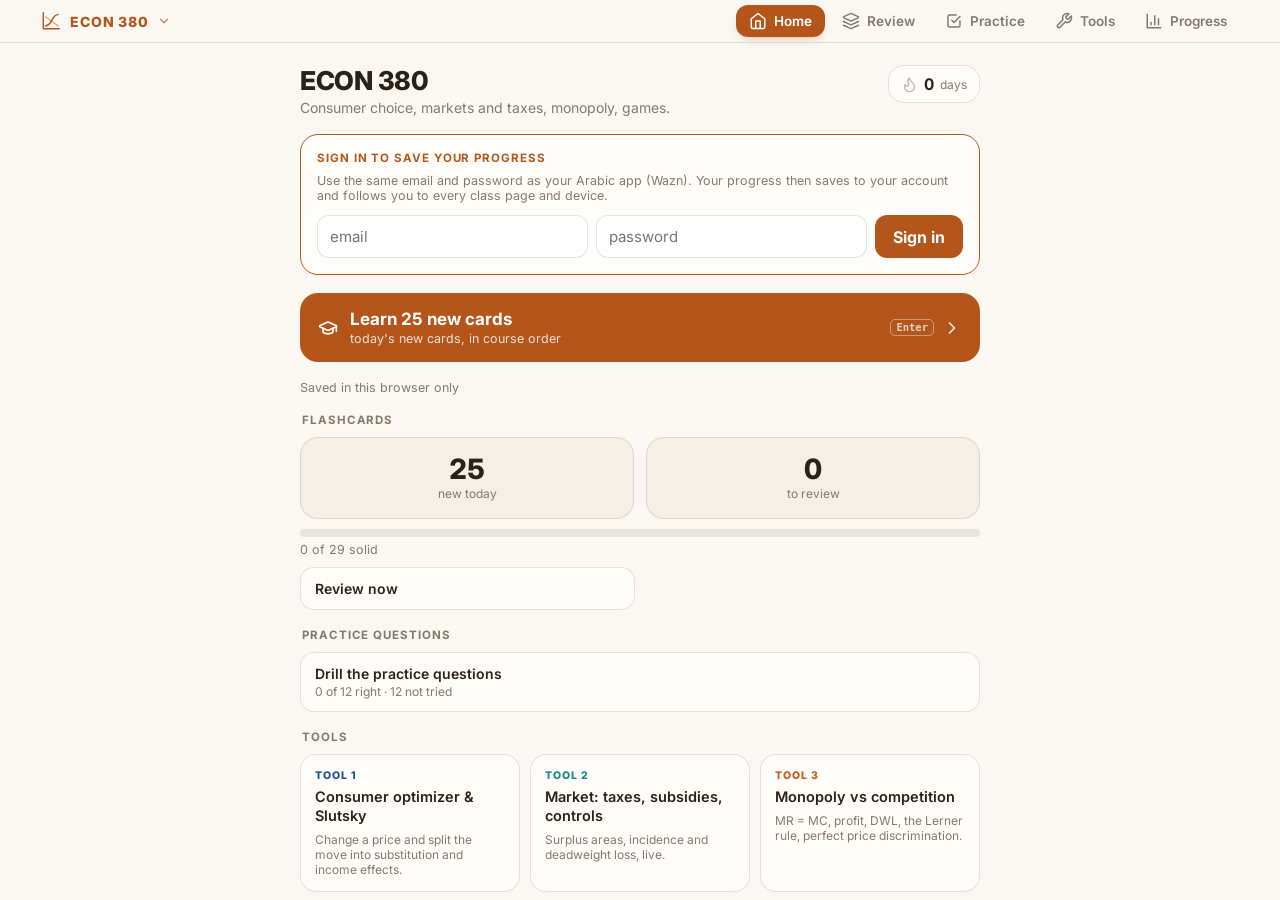
<file: econ380.html>
<!doctype html>
<html lang="en"><head><meta charset="utf-8">
<meta name="viewport" content="width=device-width,initial-scale=1,viewport-fit=cover">
<meta name="description" content="ECON 380 Intermediate Micro Theory: flashcards, practice questions and interactive tools.">
<meta name="theme-color" content="#FBF8F3">
<style>:root{padding-top:env(safe-area-inset-top,0px);padding-bottom:env(safe-area-inset-bottom,0px)}body{margin:0}img{max-width:100%}[hidden]{display:none!important}</style>
</head><body>
<title>ECON 380 · Intermediate Micro Theory</title>
<link rel="preconnect" href="https://fonts.googleapis.com"><link rel="preconnect" href="https://fonts.gstatic.com" crossorigin>
<link rel="stylesheet" href="https://fonts.googleapis.com/css2?family=Inter:wght@400;500;600;700;800&display=swap">
<style>
  :root { --ink:#2B2118; --cream:#FDF8F2; --wk:#1F4E8C; --wk-soft:rgba(31,78,140,.10); }
  * { box-sizing:border-box; -webkit-tap-highlight-color:transparent; }
  html, body { margin:0; height:100%; overflow:hidden;
    background:var(--cream); color:var(--ink);
    font-family:-apple-system,system-ui,sans-serif; user-select:none; -webkit-user-select:none; }
  #app { height:100%; display:flex; flex-direction:column; }
  header { display:flex; align-items:center; gap:10px; padding:12px 16px 2px; }
  #quitline { text-align:center; padding-bottom:2px; }
  #bar { flex:1; height:5px; border-radius:3px; background:rgba(0,0,0,.09); overflow:hidden; }
  #fill { height:100%; width:0%; background:var(--wk); transition:width .25s ease, background .25s; }
  #count { font-size:12px; opacity:.55; font-variant-numeric:tabular-nums; }
  #quit { font-size:11px; opacity:.45; }
  #logo { display:flex; align-items:center; gap:6px; padding:4px 6px 4px 2px;
          font-size:13px; font-weight:800; letter-spacing:.06em; color:var(--wk); transition:color .25s; }
  #logo svg { width:19px; height:19px; }
  main { flex:1; position:relative; display:flex; min-height:0; }
  /* margin:auto centres the card while it is short but still lets it scroll
     once the answer is taller than the screen. */
  #scroll { flex:1; display:flex; overflow-y:auto; -webkit-overflow-scrolling:touch;
            padding:14px 20px 18px; }
  #card { margin:auto; width:100%; max-width:560px; text-align:center; }

  .chips { display:flex; justify-content:center; gap:6px; flex-wrap:wrap; }
  .chip { font-size:10.5px; font-weight:700; letter-spacing:.08em; text-transform:uppercase;
          padding:4px 9px; border-radius:20px; background:var(--wk-soft); color:var(--wk); }
  .chip.star { background:rgba(194,98,42,.13); color:#C2622A; }
  .term { font-family:ui-serif,"New York",Georgia,serif; font-weight:700;
          font-size:36px; line-height:1.18; margin-top:18px; letter-spacing:-.01em; }
  .weekname { font-size:13px; opacity:.5; margin-top:12px; }
  .term.sm { font-size:21px; margin-top:12px; color:var(--wk); }
  .simple { font-size:20px; line-height:1.42; margin-top:10px; }
  .fx { margin:14px auto 0; padding:12px 14px; border-radius:14px; background:var(--wk-soft);
        font-family:ui-serif,"New York",Georgia,serif; font-size:19px; line-height:1.6;
        display:inline-block; max-width:100%; }
  .fx i, .simple i, .detail i, .peek i { font-family:ui-serif,"New York",Georgia,serif; }

  /* hand-built maths: fractions, sums, hats */
  .fr { display:inline-flex; flex-direction:column; vertical-align:middle; text-align:center;
        margin:0 2px; line-height:1.15; }
  .fr > span:first-child { border-bottom:1.3px solid currentColor; padding:0 3px 1px; }
  .fr > span:last-child { padding:1px 3px 0; }
  .fx .fr { font-size:.92em; }
  .op { margin:0 .22em; }
  sub, sup { font-size:.68em; line-height:0; }

  .detail { margin-top:18px; text-align:start; }
  .sect { border-top:1px solid rgba(0,0,0,.09); margin-top:13px; padding-top:10px; }
  .sect h3 { margin:0 0 6px; font-size:10.5px; font-weight:700; opacity:.45;
             letter-spacing:.09em; text-transform:uppercase; }
  .sect p { margin:0; font-size:14px; line-height:1.48; opacity:.86; }
  .sect p + p { margin-top:6px; }
  .row { display:flex; align-items:baseline; justify-content:space-between;
         gap:14px; padding:4px 0; }
  .row .lbl { font-size:13px; opacity:.65; line-height:1.35; }
  .row .val { font-size:16px; font-weight:700; white-space:nowrap; flex:none;
              color:var(--wk); font-variant-numeric:tabular-nums; }
  .src { font-size:11px; opacity:.42; margin-top:4px; line-height:1.35; }
  ol.steps { margin:0; padding-left:20px; font-size:14px; line-height:1.48; }
  ol.steps li { padding:2px 0; opacity:.88; }
  ol.steps li::marker { color:var(--wk); font-weight:700; }
  .links { display:flex; flex-wrap:wrap; gap:6px; }
  .link { font-size:13px; padding:6px 11px; border-radius:20px; border:1px solid var(--wk-soft);
          background:#fff; color:var(--ink); line-height:1.2; }
  .link b { color:var(--wk); font-weight:600; }
  .graph { margin-top:4px; background:#fff; border-radius:14px; padding:8px 6px 4px;
           border:1px solid rgba(0,0,0,.06); }
  .graph svg { width:100%; height:auto; display:block; overflow:visible; }
  .graph .cap { font-size:11.5px; opacity:.55; text-align:center; padding:2px 8px 6px; line-height:1.35; }
  .tags { display:flex; flex-wrap:wrap; gap:5px; justify-content:center; margin-top:18px; }
  .tag { font-size:10.5px; padding:2px 8px; border-radius:20px; border:1px solid rgba(0,0,0,.15); opacity:.6; }
  .tag.pe { border-color:#E8A25E; color:#B4561B; background:#FFF3E6; opacity:1; font-weight:700; }

  /* SVG theme */
  svg .ax { stroke:var(--ink); stroke-width:1.3; fill:none; opacity:.75; }
  svg .grid { stroke:var(--ink); stroke-width:.6; opacity:.12; }
  svg .c1 { stroke:var(--wk); stroke-width:2.6; fill:none; stroke-linecap:round; }
  svg .c2 { stroke:#C2622A; stroke-width:2.6; fill:none; stroke-linecap:round; }
  svg .c3 { stroke:#2E7D52; stroke-width:2.4; fill:none; stroke-linecap:round; }
  svg .c4 { stroke:var(--ink); stroke-width:1.8; fill:none; opacity:.55; stroke-linecap:round; }
  svg .dash { stroke-dasharray:4 4; }
  svg .faint { opacity:.4; }
  svg .dot { fill:var(--ink); }
  svg .fill1 { fill:var(--wk); opacity:.16; }
  svg .fill2 { fill:#C2622A; opacity:.16; }
  svg .fill3 { fill:#2E7D52; opacity:.16; }
  svg .solid1 { fill:var(--wk); }
  svg .solid2 { fill:#C2622A; }
  svg .solid3 { fill:#2E7D52; }
  svg .solid4 { fill:var(--ink); opacity:.35; }
  svg .box { fill:#fff; stroke:var(--ink); stroke-width:1.2; }
  svg .box1 { fill:var(--wk-soft); stroke:var(--wk); stroke-width:1.4; }
  svg .box2 { fill:rgba(194,98,42,.10); stroke:#C2622A; stroke-width:1.4; }
  svg .box3 { fill:rgba(46,125,82,.10); stroke:#2E7D52; stroke-width:1.4; }
  svg text { font-family:-apple-system,system-ui,sans-serif; font-size:11px; fill:var(--ink); }
  svg text.lb { font-size:10px; opacity:.6; }
  svg text.k1 { fill:var(--wk); font-weight:700; }
  svg text.k2 { fill:#C2622A; font-weight:700; }
  svg text.k3 { fill:#2E7D52; font-weight:700; }
  svg text.it { font-family:ui-serif,"New York",Georgia,serif; font-style:italic; font-size:12.5px; }
  svg text.b { font-weight:700; }
  svg text.w { fill:#fff; font-weight:700; }

  #tip { flex:none; text-align:center; font-size:12px; opacity:.45; padding:0 16px 8px; }
  #flash { position:absolute; inset:0; display:flex; align-items:center;
           justify-content:center; font-size:34px; font-weight:800;
           color:#fff; opacity:0; pointer-events:none; transition:opacity .18s; }
  #flash div { text-align:center; }
  #flash small { display:block; font-size:15px; font-weight:600; opacity:.9; margin-top:4px; }
  footer { display:flex; gap:9px; padding:0 14px 26px; }
  .btn { flex:1; padding:14px 0 12px; border-radius:15px; font-size:15.5px;
         font-weight:700; color:#fff; text-align:center; line-height:1.15; }
  .btn small { display:block; font-size:10.5px; font-weight:600; opacity:.8; margin-top:2px; }
  .missed { background:#C0392B; }
  .shaky  { background:#D9952B; }
  .confident { background:#2E7D52; }

  #peek { position:absolute; left:0; right:0; bottom:0; background:#fff; border-radius:20px 20px 0 0;
          box-shadow:0 -10px 30px rgba(0,0,0,.14); padding:18px 22px 34px; transform:translateY(105%);
          transition:transform .22s ease, visibility 0s linear .22s; text-align:center; max-height:70%;
          overflow-y:auto; z-index:5; visibility:hidden; pointer-events:none; }
  /* Hidden, it sits just below the card, over the grade buttons: it must not
     catch their taps. */
  #peek.on { transform:none; visibility:visible; pointer-events:auto; transition:transform .22s ease; }
  #peek .grab { width:38px; height:5px; border-radius:3px; background:rgba(0,0,0,.15); margin:-6px auto 12px; }
  #peek .term { font-size:22px; margin-top:8px; }
  #peek .simple { font-size:16px; }
  #peek .fx { font-size:16px; }
  #peek .close { margin-top:16px; font-size:13px; opacity:.5; }

  #done { display:none; flex-direction:column; align-items:center;
          justify-content:center; height:100%; gap:12px; padding:0 30px; text-align:center; }
  #done h2 { font-family:ui-serif,"New York",Georgia,serif; font-size:30px; margin:0; }
  #done p { opacity:.6; margin:0; font-size:15px; line-height:1.45; }
  #done .tally { display:flex; gap:10px; margin:6px 0; }
  #done .tally div { padding:10px 14px; border-radius:14px; color:#fff; font-weight:700; font-size:20px; min-width:74px; }
  #done .tally small { display:block; font-size:10.5px; font-weight:600; opacity:.85; }

/* The website shell: tabs, Home, Review, Progress. Laid out like the Wazn
   Arabic app (header with a streak pill, one big next-step button, stat
   tiles, uppercase section labels, a tab bar) in this course's colours.
   One light look throughout, the same as the phone. */
:root {
  color-scheme: light;
  --bg: #FBF8F3;          /* warm paper */
  --card: #FFFDF9;
  --tile: #F5EFE6;
  --line: rgba(43,33,24,.12);
  --muted: #85796E;
  --primary: #1F4E8C;     /* ECON blue, where Wazn has its orange */
  --primary-ink: #FFFFFF;
}
html, body { background: var(--bg); }
body { font-family: Inter, -apple-system, system-ui, sans-serif; }
#shell { min-height: 100%; height: 100%; overflow-y: auto; -webkit-overflow-scrolling: touch; }
#shell[hidden] { display: none !important; }

/* tab bar: across the top on a computer, along the bottom on a phone */
.tabs { position: sticky; top: 0; z-index: 20; background: rgba(251,248,243,.94); backdrop-filter: blur(8px);
        border-bottom: 1px solid var(--line); padding-top: env(safe-area-inset-top, 0px); }
.tabs-in { max-width: 1240px; margin: 0 auto; display: flex; align-items: center; justify-content: space-between; gap: 16px; padding: 5px 20px; }
.brand { display: flex; align-items: center; gap: 8px; font-weight: 800; letter-spacing: .06em; color: var(--primary); font-size: 14px; }
.brand svg { width: 22px; height: 22px; }
.tablist { display: flex; gap: 4px; }
.tabbtn { display: flex; align-items: center; gap: 7px; border: 0; background: transparent; color: var(--muted); font: inherit; font-weight: 600;
          font-size: 13.5px; padding: 7px 13px; border-radius: 12px; cursor: pointer; transition: background .15s, color .15s, transform .1s; }
.tabbtn svg { width: 18px; height: 18px; }
.tabbtn:hover { background: rgba(43,33,24,.06); color: var(--ink); }
.tabbtn[aria-current="page"] { background: var(--primary); color: var(--primary-ink); box-shadow: 0 4px 12px -6px var(--primary-glow, rgba(31,78,140,.6)); }
.tabbtn:active { transform: scale(.94); }

.views { padding-bottom: 40px; }
.wrap { max-width: 720px; margin: 0 auto; padding: 22px 20px 0; display: flex; flex-direction: column; gap: 18px; }
.wrap.wide { max-width: 1240px; padding-top: 8px; gap: 10px; }

/* home */
.h-top { display: flex; align-items: flex-start; justify-content: space-between; gap: 12px; }
.h-top h1 { margin: 0; font-size: 26px; font-weight: 800; letter-spacing: -.01em; }
.h-top p { margin: 3px 0 0; color: var(--muted); font-size: 14px; }
.streak { display: flex; align-items: center; gap: 6px; border: 1px solid var(--line); background: var(--card); border-radius: 16px; padding: 8px 12px; flex: none; }
.streak .ic { width: 17px; height: 17px; color: rgba(43,33,24,.3); }
.streak .ic.lit { color: #D9952B; }
.streak b { font-variant-numeric: tabular-nums; }
.streak span { font-size: 12px; color: var(--muted); }

.ic { width: 20px; height: 20px; flex: none; }
.primary { width: 100%; display: flex; align-items: center; justify-content: space-between; gap: 12px; border: 0; border-radius: 18px;
           background: var(--primary); color: var(--primary-ink); padding: 16px 18px; font: inherit; text-align: left; cursor: pointer;
           transition: transform .1s, filter .15s; }
.primary:hover { filter: brightness(1.07); }
.primary:active { transform: scale(.985); }
.primary:disabled { background: var(--tile); color: var(--ink); cursor: default; filter: none; transform: none; }
.primary .pl { display: flex; align-items: center; gap: 12px; min-width: 0; }
.primary b { display: block; font-size: 17px; font-weight: 700; }
.primary small { display: block; font-size: 12.5px; opacity: .82; margin-top: 2px; }
.primary .pr { display: flex; align-items: center; gap: 8px; opacity: .85; }
.primary kbd { border-color: rgba(255,255,255,.55); }

.sect-h { display: flex; flex-direction: column; gap: 10px; }
.sect-h h2 { margin: 0; padding: 0 2px; font-size: 11.5px; font-weight: 700; letter-spacing: .08em; text-transform: uppercase; color: var(--muted); }
.tiles { display: grid; grid-template-columns: 1fr 1fr; gap: 12px; }
.tile { background: var(--tile); border: 1px solid var(--line); border-radius: 18px; padding: 14px; text-align: center; }
.tile p { margin: 0; }
.tv { font-size: 28px; font-weight: 800; font-variant-numeric: tabular-nums; }
.tl { font-size: 12px; color: var(--muted); }
.tw { font-size: 11.5px; color: var(--muted); margin-top: 3px !important; }
.meter { display: flex; flex-direction: column; gap: 5px; }
.m-bar { height: 8px; border-radius: 4px; background: rgba(43,33,24,.09); overflow: hidden; display: flex; }
.m-bar span { height: 100%; }
.pair { display: grid; grid-template-columns: 1fr 1fr; gap: 10px; }
.second { border: 1px solid var(--line); background: var(--card); border-radius: 14px; padding: 12px 14px; font: inherit; font-weight: 600;
          font-size: 14px; color: var(--ink); text-align: left; cursor: pointer; transition: transform .1s, border-color .15s; }
.second:hover { border-color: var(--primary); }
.second:active { transform: scale(.98); }
.second small { display: block; font-weight: 400; font-size: 12px; color: var(--muted); margin-top: 2px; }
.second.star, #h-tested { color: #B4561B; }

.grid3 { display: grid; grid-template-columns: repeat(auto-fill, minmax(200px, 1fr)); gap: 10px; }
.hm { display: flex; flex-direction: column; gap: 6px; padding: 14px; border-radius: 16px; border: 1px solid var(--line); background: var(--card);
      font: inherit; color: var(--ink); text-align: left; cursor: pointer; min-width: 0; transition: border-color .15s, transform .1s; }
.hm:hover { border-color: var(--c); }
.hm:active { transform: scale(.98); }
.hm .wk { font-size: 10.5px; font-weight: 800; letter-spacing: .1em; text-transform: uppercase; color: var(--c); }
.hm .nm { font-size: 14.5px; font-weight: 600; line-height: 1.3; }
.hm .ct { font-size: 12px; color: var(--muted); font-variant-numeric: tabular-nums; }
.hm .mini { height: 4px; border-radius: 2px; background: rgba(43,33,24,.08); overflow: hidden; }
.hm .mini span { display: block; height: 100%; background: var(--c); }

.dim { color: var(--muted); }
.small { font-size: 12.5px; margin: 0; }
.save-state:empty { display: none; }
.card { background: var(--card); border: 1px solid var(--line); border-radius: 18px; }
.pad { padding: 16px; }
.stack { display: flex; flex-direction: column; gap: 14px; }
.sec { margin: 0 0 8px; font-size: 11.5px; font-weight: 700; letter-spacing: .08em; text-transform: uppercase; color: var(--muted); }
.sec.gap { margin-top: 14px; }
.card .row { display: flex; justify-content: space-between; gap: 12px; padding: 7px 0; border-top: 1px solid var(--line); font-size: 14px; }
.card .row:first-of-type { border-top: 0; }
.card .row .val { font-weight: 600; font-variant-numeric: tabular-nums; white-space: nowrap; }
ul.plain { margin: 0; padding-left: 18px; font-size: 14px; line-height: 1.55; }
.pms { display: grid; grid-template-columns: repeat(auto-fill, minmax(260px, 1fr)); gap: 14px; }
.pm-h { margin: 0 0 6px; font-weight: 700; font-size: 14px; }
.pm ul { list-style: none; margin: 0; padding: 0; display: flex; flex-direction: column; gap: 5px; font-size: 13.5px; }
.pm li { display: flex; align-items: center; gap: 8px; }
.pm li .ic { width: 16px; height: 16px; color: #2E7D52; }
.pm li span:nth-child(2) { flex: 1; min-width: 0; }
.dot0 { width: 16px; height: 16px; border-radius: 50%; border: 1.5px solid rgba(43,33,24,.2); flex: none; }
.keys { display: grid; grid-template-columns: auto 1fr; gap: 8px 14px; font-size: 13.5px; align-items: baseline; }
.m-confirm { display: flex; gap: 8px; align-items: center; flex-wrap: wrap; font-size: 13.5px; }
.m-confirm button, .m-small { padding: 8px 12px; border-radius: 10px; border: 1px solid var(--line); background: var(--card); font: inherit;
         font-size: 13px; font-weight: 600; cursor: pointer; color: var(--ink); }
.m-confirm .yes { background: #C0392B; color: #fff; border-color: #C0392B; }
.danger { color: #C0392B; }

.signin { display: flex; flex-direction: column; gap: 8px; border-color: var(--primary); }
.signin .sec { margin: 0; color: var(--primary); }
.sgrid { display: grid; grid-template-columns: 1fr 1fr auto; gap: 8px; margin-top: 4px; }
.sgrid input { min-width: 0; padding: 11px 12px; border-radius: 12px; border: 1px solid var(--line); background: #fff; font: inherit; font-size: 15px; color: var(--ink); }
.sgrid input:focus { outline: 2px solid var(--primary); outline-offset: 1px; }
.go-btn { padding: 11px 18px; border-radius: 12px; border: 0; background: var(--primary); color: #fff; font: inherit; font-weight: 700; cursor: pointer; }
.go-btn:disabled { opacity: .6; }
.si-err { margin: 0; font-size: 13px; color: #C0392B; }
.si-err:empty { display: none; }
.acct { display: flex; align-items: center; justify-content: space-between; gap: 10px; flex-wrap: wrap; font-size: 14px; }
@media (max-width: 560px) { .sgrid { grid-template-columns: 1fr; } }

/* the flashcard session (shared page) on a big screen */
header, #quitline, #tip, footer { width: 100%; max-width: 680px; margin-inline: auto; }
#scroll { padding-inline: max(20px, calc((100% - 640px) / 2)); }
footer { padding-bottom: 22px; }
.btn { cursor: pointer; user-select: none; }
.btn:hover { filter: brightness(1.06); }
.link { cursor: pointer; }
.link:hover { border-color: var(--wk); }
#logo { cursor: pointer; }
kbd { font: 600 10.5px/1 ui-monospace, "SF Mono", Menlo, monospace; padding: 2px 5px; border-radius: 5px; border: 1px solid currentColor;
      opacity: .85; margin-left: 4px; vertical-align: 1px; }
.btn kbd { border-color: rgba(255,255,255,.7); }
.keys kbd { margin: 0 4px 0 0; }
#done .btn.menu { background: var(--primary); padding: 14px 34px; flex: none; border: 0; font: inherit; font-weight: 700; color: #fff; }
button:focus-visible, .btn:focus-visible { outline: 3px solid #E8A25E; outline-offset: 2px; }
@media (prefers-reduced-motion: reduce) { * { transition: none !important; } }

/* phones: the tab bar moves to the bottom, Wazn-style */
@media (max-width: 760px) {
  .tabs { position: fixed; top: auto; bottom: 0; left: 0; right: 0; border-bottom: 0; border-top: 1px solid var(--line);
          padding-top: 0; padding-bottom: env(safe-area-inset-bottom, 0px); }
  .tabs-in { padding: 6px 8px; }
  .brand { display: none; }
  .tablist { flex: 1; display: grid; grid-template-columns: repeat(5, 1fr); }
  .tabbtn { flex-direction: column; gap: 3px; font-size: 10.5px; padding: 7px 2px; }
  .tabbtn svg { width: 20px; height: 20px; }
  .views { padding-bottom: 96px; }
  .mdl-top { top: 0; }
  .mdl-rail { top: 0; }
}
@media (max-width: 420px) {
  .pair { grid-template-columns: 1fr; }
}

/* Models tab. Colours come from the page tokens; --wk is the model's week. */
#models { --line: rgba(43,33,24,.12); }
.mdl-top { position: sticky; top: 43px; z-index: 3; background: var(--bg, var(--cream)); padding-block: 4px 6px; }
.mdl-chips { display: flex; gap: 6px; overflow-x: auto; padding-bottom: 2px; scrollbar-width: none; }
.mdl-chips::-webkit-scrollbar { display: none; }
.mchip { flex: none; display: flex; align-items: baseline; gap: 6px; padding: 6px 10px; border-radius: 11px;
         border: 1px solid var(--line); background: var(--card, #fff); color: var(--ink); font: inherit; font-size: 12.5px; font-weight: 600; cursor: pointer; }
.mchip span { font-size: 9.5px; font-weight: 800; letter-spacing: .1em; text-transform: uppercase; color: var(--c); }
.mchip.on { border-color: var(--c); box-shadow: inset 0 0 0 1px var(--c); }

.mdl-grid { display: grid; grid-template-columns: minmax(0, 1fr) 296px; gap: 16px; align-items: start; }
.mdl-main { display: flex; flex-direction: column; gap: 10px; min-width: 0; }
/* the title, its week and its one-liner on a single line, so the graph starts high */
.mdl-head { display: flex; flex-wrap: wrap; align-items: center; column-gap: 10px; row-gap: 2px; }
.mdl-head h2 { margin: 0; font-family: ui-serif, "New York", Georgia, serif; font-size: clamp(21px, 2.2vw, 26px); line-height: 1.15; text-wrap: balance; }
.mdl-head p { margin: 0; opacity: .62; font-size: 13.5px; }
.mdl-head .chip { order: -1; }
.mdl-card { background: var(--card, #fff); border: 1px solid var(--line); border-radius: 16px; padding: 12px 12px 8px; min-width: 0; }
.mdl-card h3 { margin: 0 0 6px; font-size: 10.5px; font-weight: 700; letter-spacing: .09em; text-transform: uppercase; opacity: .5; }
.mdl-card svg { width: 100%; height: auto; display: block; overflow: visible; }
/* the main graph never pushes the numbers below the fold */
.mdl-graph svg { max-height: max(300px, calc(100vh - 330px)); }
.mdl-graph .cap { font-size: 12.5px; opacity: .6; margin: 4px 4px 2px; line-height: 1.4; }
.mdl-two { display: grid; grid-template-columns: minmax(0, 1fr) minmax(0, 1fr); gap: 14px; }

.kpis { display: grid; grid-template-columns: repeat(auto-fill, minmax(132px, 1fr)); gap: 8px; }
.kpi { background: var(--card, #fff); border: 1px solid var(--line); border-radius: 12px; padding: 8px 11px; display: flex; flex-direction: column; gap: 2px; min-width: 0; }
.kpi .kl { font-size: 11.5px; opacity: .6; line-height: 1.3; }
.kpi .kv { font-size: 19px; font-weight: 700; font-variant-numeric: tabular-nums; color: var(--wk); }
.kpi.hid .kv { color: var(--ink); opacity: .35; }
.kpi .dl { font-size: 11px; font-weight: 600; font-variant-numeric: tabular-nums; }
.kpi .dl.up { color: #2E7D52; } .kpi .dl.down { color: #C0392B; }

.seg { display: flex; gap: 4px; padding: 4px; border-radius: 12px; background: rgba(43,33,24,.06); margin-bottom: 12px; flex-wrap: wrap; }
.seg button { flex: 1 1 auto; border: 0; background: transparent; padding: 8px 10px; border-radius: 9px; font: inherit; font-size: 13px; font-weight: 600; color: var(--ink); opacity: .65; cursor: pointer; }
.seg button.on { background: var(--card, #fff); opacity: 1; box-shadow: 0 1px 3px rgba(0,0,0,.08); }
.form { padding: 10px 2px; border-top: 1px solid var(--line); }
.form:first-child { border-top: 0; padding-top: 2px; }
.fn { margin: 0 0 6px; font-size: 10.5px; font-weight: 700; letter-spacing: .09em; text-transform: uppercase; opacity: .5; }
.form .fx { margin: 0; display: block; font-size: 17px; text-align: left; }
.fnote { margin: 6px 0 0; font-size: 13px; opacity: .68; line-height: 1.45; }
.tbl { overflow-x: auto; }
.tbl table { border-collapse: collapse; width: 100%; font-size: 13.5px; }
.tbl th, .tbl td { padding: 9px 10px; border-bottom: 1px solid var(--line); text-align: center; }
.tbl tbody th { text-align: left; font-weight: 600; }
.tbl thead th { font-size: 12px; opacity: .65; }
.tbl td { font-size: 18px; font-weight: 700; }
.tbl td.up { color: #2E7D52; } .tbl td.down { color: #C0392B; } .tbl td.same { opacity: .35; }
.facts { display: grid; grid-template-columns: 1fr 1fr; gap: 14px; }
.facts ul { margin: 0; padding-left: 18px; font-size: 13.5px; line-height: 1.5; }
.facts li + li { margin-top: 5px; }
.traps { background: rgba(192,57,43,.06); border-radius: 12px; padding: 10px 12px; }
.muted { font-size: 13px; opacity: .6; margin: 0 0 10px; line-height: 1.45; }

/* The rail */
/* the rail stays on screen and fits in it: if a step runs long it scrolls inside itself */
.mdl-rail { position: sticky; top: 100px; max-height: calc(100vh - 108px); overflow-y: auto; overscroll-behavior: contain; scrollbar-width: thin; padding-bottom: 4px; }
.rail-in { display: flex; flex-direction: column; gap: 5px; }
.rail-h { margin: 0; font-size: 10.5px; font-weight: 700; letter-spacing: .09em; text-transform: uppercase; opacity: .5; }
.sc { display: flex; gap: 9px; align-items: center; width: 100%; text-align: left; padding: 8px 10px; border-radius: 12px;
      border: 1px solid var(--line); background: var(--card, #fff); font: inherit; color: var(--ink); cursor: pointer; }
.sc:hover { border-color: var(--wk); }
.sc.on { border-color: var(--wk); box-shadow: inset 0 0 0 1px var(--wk); }
.sc-n { flex: none; width: 23px; height: 23px; border-radius: 50%; display: grid; place-items: center; font-size: 12.5px; font-weight: 800;
        background: var(--wk-soft); color: var(--wk); }
.sc-b { min-width: 0; display: flex; flex-direction: column; gap: 1px; }
.sc-b b { font-size: 13px; line-height: 1.25; }
.sc-b small { font-size: 11px; opacity: .55; }
/* with a walkthrough open the list shrinks to titles */
.rail-in:has(.panel) .sc { padding-block: 6px; }
.rail-in:has(.panel) .sc-b small { display: none; }
.sc.free .sc-n { background: rgba(43,33,24,.07); color: var(--ink); }
.panel { margin-top: 4px; background: var(--card, #fff); border: 1px solid var(--line); border-radius: 16px; padding: 12px; display: flex; flex-direction: column; gap: 8px; }
.player { border-color: var(--wk); box-shadow: 0 6px 22px -10px rgba(0,0,0,.18); }
.ph { display: flex; flex-direction: column; gap: 2px; }
.ph .rail-h { opacity: 1; color: var(--wk); font-size: 12px; }
.src { font-size: 11.5px; opacity: .55; }
.dots { display: flex; gap: 4px; }
.pd { flex: 1; height: 4px; border-radius: 2px; background: rgba(43,33,24,.1); }
.pd.done { background: var(--wk); opacity: .45; } .pd.on { background: var(--wk); }
.blurb { margin: 0; font-size: 12.5px; padding: 8px 10px; border-radius: 10px; background: var(--wk-soft); line-height: 1.45; }
.say { font-size: 14px; line-height: 1.45; }
.ask { display: flex; flex-direction: column; gap: 8px; padding: 10px; border-radius: 12px; background: rgba(217,149,43,.10); }
.q { margin: 0; font-size: 14px; font-weight: 600; line-height: 1.4; }
.tag-predict { display: inline-block; font-size: 10px; font-weight: 800; letter-spacing: .09em; text-transform: uppercase; color: #fff;
               background: #D9952B; border-radius: 6px; padding: 2px 6px; margin-right: 6px; vertical-align: 1px; }
.choices { display: flex; flex-direction: column; gap: 6px; }
.choice { text-align: left; padding: 10px 12px; border-radius: 11px; border: 1px solid var(--line); background: var(--card, #fff); font: inherit; font-size: 14px; font-weight: 600; color: var(--ink); cursor: pointer; }
.choice:hover { border-color: var(--wk); }
.numf { display: flex; gap: 6px; }
.num-in { flex: 1; min-width: 0; padding: 10px 12px; border-radius: 11px; border: 1px solid var(--line); font: inherit; font-size: 15px; background: #fff; color: var(--ink); }
.num-in:focus { outline: 2px solid var(--wk); outline-offset: 1px; }
.go { padding: 10px 16px; border-radius: 11px; border: 0; background: var(--wk); color: #fff; font: inherit; font-weight: 700; cursor: pointer; }
.ghost-btn { padding: 10px 12px; border-radius: 11px; border: 1px solid var(--line); background: transparent; font: inherit; font-weight: 600; color: var(--ink); cursor: pointer; }
.ghost-btn:disabled { opacity: .35; cursor: default; }
.ghost-btn.wide { width: 100%; }
.row2 { display: flex; gap: 8px; justify-content: space-between; }
.row2 > * { flex: 1; }
.fb { font-size: 13.5px; padding: 8px 10px; border-radius: 10px; line-height: 1.4; }
.fb.ok { background: rgba(46,125,82,.12); color: #1f5c3b; }
.fb.no { background: rgba(192,57,43,.10); color: #8e2a1f; }
.fb.skip { background: rgba(43,33,24,.06); }
.math { display: flex; flex-direction: column; gap: 4px; padding: 10px 12px; border-radius: 12px; background: var(--wk-soft);
        font-family: ui-serif, "New York", Georgia, serif; font-size: 15px; line-height: 1.5; }
.why { margin: 0; font-size: 13px; line-height: 1.5; opacity: .75; border-left: 3px solid var(--wk); padding-left: 10px; }
.keyhint { margin: 0; font-size: 11.5px; opacity: .45; text-align: center; }
.exam { padding: 12px; border-radius: 12px; background: rgba(232,162,94,.14); border: 1px solid rgba(232,162,94,.5); }
.exam ol { margin: 0; padding-left: 18px; font-size: 13.5px; line-height: 1.5; }
.exam li + li { margin-top: 4px; }
.score { margin: 0; font-weight: 700; text-align: center; color: var(--wk); }
.sl { display: flex; flex-direction: column; gap: 4px; font-size: 13px; }
.sl span { display: flex; justify-content: space-between; gap: 8px; }
.sl output { font-variant-numeric: tabular-nums; font-weight: 700; color: var(--wk); }
.sl input { width: 100%; accent-color: var(--wk); }

svg text.big { font-size: 22px; font-weight: 800; }
svg .arrowhead { fill: var(--ink); opacity: .7; }

@media (max-width: 980px) {
  .mdl-grid { grid-template-columns: minmax(0, 1fr); }
  .mdl-rail { position: static; max-height: none; overflow: visible; }
}
@media (max-width: 640px) {
  .mdl-two, .facts { grid-template-columns: minmax(0, 1fr); }
  .kpis { grid-template-columns: repeat(2, minmax(0, 1fr)); }
}

/* The Practice tab: one question at a time, in the flashcards' column. */
#practice { --wk: #1F4E8C; --wk-soft: rgba(31,78,140,.10); }
.pq { display: flex; flex-direction: column; gap: 14px; padding-bottom: 24px; }
.pq-top { display: flex; align-items: center; gap: 12px; }
.pq-count { font-size: 13px; font-weight: 800; letter-spacing: .04em; color: var(--wk); font-variant-numeric: tabular-nums; }
.pq-bar { flex: 1; height: 6px; border-radius: 3px; background: rgba(43,33,24,.09); overflow: hidden; }
.pq-bar span { display: block; height: 100%; transition: width .25s ease; }
.pq-src { margin: 0; font-size: 11.5px; font-weight: 700; letter-spacing: .07em; text-transform: uppercase; }
.pq-src b { letter-spacing: .07em; }
.pq-setup { margin: 0; font-size: 14px; line-height: 1.55; padding: 12px 14px; border-radius: 14px; background: var(--wk-soft); }
.pq-q { margin: 0; font-family: ui-serif, "New York", Georgia, serif; font-size: 21px; line-height: 1.4; }

.pq-opts { display: flex; flex-direction: column; gap: 8px; }
.pq-opts.tf { flex-direction: row; }
.pq-opts.tf .pq-opt { flex: 1; justify-content: center; }
.pq-opt { display: flex; align-items: flex-start; gap: 12px; text-align: left; width: 100%; padding: 13px 14px; border-radius: 14px;
          border: 1.5px solid var(--line); background: var(--card); font: inherit; font-size: 15px; line-height: 1.45; color: var(--ink);
          transition: border-color .12s, background .12s, transform .08s; }
button.pq-opt { cursor: pointer; }
button.pq-opt:hover { border-color: var(--wk); }
button.pq-opt:active { transform: scale(.99); }
.pq-opt.on { border-color: var(--wk); background: var(--wk-soft); }
.pq-l { flex: none; width: 26px; height: 26px; border-radius: 8px; display: grid; place-items: center; font-size: 12.5px; font-weight: 800;
        background: rgba(43,33,24,.07); color: var(--ink); }
.pq-opt.on .pq-l { background: var(--wk); color: #fff; }
.pq-opts.done .pq-opt.ok { border-color: #2E7D52; background: rgba(46,125,82,.08); }
.pq-opts.done .pq-opt.ok .pq-l { background: #2E7D52; color: #fff; }
.pq-opts.done .pq-opt.bad { border-color: #C0392B; background: rgba(192,57,43,.07); }
.pq-opts.done .pq-opt.bad .pq-l { background: #C0392B; color: #fff; }
.pq-opts.done .pq-opt.dim { opacity: .55; }
.pq-tag { font-style: normal; font-size: 11px; font-weight: 700; letter-spacing: .05em; text-transform: uppercase; margin-left: 6px; opacity: .7; white-space: nowrap; }
.pq-check { align-self: flex-start; }
.pq-hint { margin: 0; }

.pq-verdict { display: flex; align-items: center; gap: 10px; padding: 12px 14px; border-radius: 14px; font-size: 15px; }
.pq-verdict.ok { background: rgba(46,125,82,.10); color: #1F5C3B; }
.pq-verdict.bad { background: rgba(192,57,43,.09); color: #8E2A20; display: block; }
.pq-verdict .ic { color: #2E7D52; }

.pq-box { border-radius: 16px; padding: 14px 16px; border: 1px solid var(--line); background: var(--card); font-size: 14.5px; line-height: 1.55; }
.pq-box.pattern { border-color: var(--wk); background: var(--wk-soft); }
.pq-box.why { border-color: rgba(217,149,43,.6); background: rgba(217,149,43,.10); }
.pq-box ul.plain { margin: 0; display: flex; flex-direction: column; gap: 6px; }
.pq-h { margin: 0 0 6px; display: flex; align-items: center; justify-content: space-between; gap: 8px;
        font-size: 11px; font-weight: 800; letter-spacing: .09em; text-transform: uppercase; color: var(--wk); }
.pq-box.why .pq-h { color: #A4651A; }
.pq-steps { margin: 0; padding-left: 22px; display: flex; flex-direction: column; gap: 8px; }
.pq-steps li::marker { color: var(--wk); font-weight: 800; }
.pq-steps li.in { animation: pq-in .25s ease; }
@keyframes pq-in { from { opacity: 0; transform: translateY(4px); } to { opacity: 1; transform: none; } }
.pq-graph { margin-top: 12px; }
.pq-graph svg { width: 100%; height: auto; max-height: 340px; display: block; }
.pq-graph .cap { font-size: 12.5px; opacity: .65; margin: 6px 2px 0; }
.pq-rel { margin: 0; display: flex; flex-wrap: wrap; gap: 6px; align-items: center; }
.pq-chip { font-size: 12.5px; padding: 4px 10px; border-radius: 20px; background: var(--wk-soft); color: var(--wk); font-weight: 600; }
.pq-next { position: sticky; bottom: 0; padding: 10px 0 4px; background: linear-gradient(to top, var(--bg) 70%, transparent); display: flex; justify-content: flex-end; }
.pq-next .go-btn kbd { border-color: rgba(255,255,255,.6); }
.pq-done h1 { margin: 10px 0 0; font-size: 28px; }
.pq-score { margin: 0; font-size: 17px; }
#pq-wrong:disabled { opacity: .5; cursor: default; }

@media (max-width: 760px) {
  .pq-next { bottom: 64px; }
  .pq-q { font-size: 19px; }
}

/* The class tools' own styles (from the old classes/study.css), scoped to the
   Tools tab's .kit box so they don't touch the app around them. */
.kit { --c: #1F4E8C; --c-soft: rgba(31,78,140,.10); --good: #2E7D52; --ok: #C98A1B; --bad: #C0392B; display: flex; flex-direction: column; gap: 12px; }
.kit .card .row { padding: 0; border-top: 0; font-size: inherit; justify-content: flex-start; }
.kit .card .row.spread { justify-content: space-between; }
.kit .meter { display: block; gap: 0; }
.kit .panel { margin-top: 0; background: none; border: 0; border-radius: 0; padding: 0; }
.kit .steps { gap: 6px; }
.kit .sec { margin: 0; font-size: 11.5px; font-weight: 700; letter-spacing: .08em; text-transform: uppercase; color: var(--muted); }
.kit .dim { color: var(--muted); }
.kit .small { font-size: 12.5px; }
.kit .card { background: var(--card); border: 1px solid var(--line); border-radius: 18px; }
.kit .pad { padding: 16px; }
.kit .stack { display: flex; flex-direction: column; gap: 12px; }
.kit .row { display: flex; gap: 10px; align-items: center; flex-wrap: wrap; }
.kit .spread { justify-content: space-between; }
.kit .grid2 { display: grid; grid-template-columns: repeat(auto-fill, minmax(230px, 1fr)); gap: 10px; }
.kit .btn { border: 1px solid var(--line); background: var(--card); border-radius: 12px; padding: 9px 13px; font-weight: 600; font-size: 13.5px; cursor: pointer; }
.kit .btn:hover { border-color: var(--c); }
.kit .btn.on { background: var(--c); border-color: var(--c); color: #fff; }
.kit .btn.solid { background: var(--c); border-color: var(--c); color: #fff; }
.kit .btn.danger { color: var(--bad); }
.kit .btn:disabled { opacity: .5; cursor: default; }
.kit .chips { display: flex; gap: 6px; flex-wrap: wrap; }
.kit .chip { border: 1px solid var(--line); background: var(--card); border-radius: 999px; padding: 6px 12px; font-size: 13px; font-weight: 600; cursor: pointer; }
.kit .chip.on { background: var(--c); border-color: var(--c); color: #fff; }
.kit label.f { display: flex; flex-direction: column; gap: 4px; font-size: 12.5px; font-weight: 600; color: var(--muted); }
.kit input[type=text], .kit input[type=number], .kit input[type=date], .kit input[type=search], .kit select, .kit textarea {
  font: inherit; font-size: 14.5px; color: var(--ink); background: #fff; border: 1px solid var(--line); border-radius: 10px; padding: 8px 10px; min-width: 0; }
.kit textarea { resize: vertical; min-height: 70px; line-height: 1.45; }
.kit input[type=range] { accent-color: var(--c); width: 100%; }
.kit input[type=checkbox] { accent-color: var(--c); width: 17px; height: 17px; }
.kit .fgrid { display: grid; grid-template-columns: repeat(auto-fill, minmax(170px, 1fr)); gap: 10px; }
.kit .slider { display: grid; grid-template-columns: 1fr auto; gap: 2px 10px; font-size: 13px; align-items: center; }
.kit .slider span { color: var(--muted); font-weight: 600; }
.kit .slider output { font-weight: 700; font-variant-numeric: tabular-nums; }
.kit .slider input { grid-column: 1 / -1; }
.kit .opt { text-align: left; border: 1.5px solid var(--line); background: #fff; border-radius: 13px; padding: 11px 14px; cursor: pointer; font-size: 14.5px;
       display: flex; gap: 10px; align-items: flex-start; }
.kit .opt:hover:not(:disabled) { border-color: var(--c); }
.kit .opt .k { font-weight: 800; color: var(--muted); min-width: 1.2em; }
.kit .opt:disabled { cursor: default; }
.kit .opt.right { border-color: var(--good); background: rgba(46,125,82,.07); }
.kit .opt.wrong { border-color: var(--bad); background: rgba(192,57,43,.06); }
.kit .opt .why { display: block; font-size: 13px; color: var(--muted); margin-top: 4px; }
.kit .explain { border-left: 4px solid var(--c); background: var(--c-soft); border-radius: 0 12px 12px 0; padding: 10px 14px; font-size: 14px; }
.kit .tool-tile { display: flex; flex-direction: column; gap: 5px; text-align: left; padding: 14px; border-radius: 16px; border: 1px solid var(--line);
             background: var(--card); cursor: pointer; }
.kit .tool-tile:hover { border-color: var(--c); }
.kit .tool-tile b { font-size: 15px; }
.kit .tool-tile span { font-size: 13px; color: var(--muted); }
.kit .tool-tile .n { font-size: 10.5px; font-weight: 800; letter-spacing: .1em; text-transform: uppercase; color: var(--c); }
.kit .tool-h { display: flex; align-items: center; gap: 12px; flex-wrap: wrap; }
.kit .tool-h h2 { margin: 0; font-size: 21px; font-weight: 800; }
.kit .tool-body { display: grid; grid-template-columns: minmax(250px, 320px) 1fr; gap: 16px; align-items: start; }
.kit .tool-body.one { grid-template-columns: 1fr; }
.kit .panel { display: flex; flex-direction: column; gap: 12px; }
.kit .plot { width: 100%; height: auto; display: block; background: #fff; border: 1px solid var(--line); border-radius: 14px; touch-action: manipulation; }
.kit .plot text { font-family: Inter, -apple-system, system-ui, sans-serif; }
.kit .kv { display: grid; grid-template-columns: 1fr auto; gap: 4px 12px; font-size: 14px; }
.kit .kv b { font-variant-numeric: tabular-nums; text-align: right; }
.kit .steps { margin: 0; padding-left: 20px; font-size: 14px; display: flex; flex-direction: column; gap: 6px; }
.kit .big { font-size: 30px; font-weight: 800; font-variant-numeric: tabular-nums; }
.kit .pill { display: inline-block; border-radius: 999px; padding: 3px 10px; font-size: 12px; font-weight: 700; }
.kit .pill.good { background: rgba(46,125,82,.13); color: var(--good); }
.kit .pill.bad { background: rgba(192,57,43,.12); color: var(--bad); }
.kit .pill.ok { background: rgba(201,138,27,.15); color: #9A6A12; }
.kit .check { display: flex; gap: 9px; align-items: flex-start; font-size: 14px; padding: 5px 0; cursor: pointer; }
.kit .check input { margin-top: 2px; flex: none; }
.kit .check small { display: block; color: var(--muted); font-size: 12.5px; }
.kit .meter { height: 8px; border-radius: 4px; background: rgba(43,33,24,.09); overflow: hidden; }
.kit .meter span { display: block; height: 100%; background: var(--c); }
.kit .list { display: flex; flex-direction: column; gap: 8px; }
.kit .item { border: 1px solid var(--line); border-radius: 14px; padding: 11px 14px; background: #fff; display: flex; flex-direction: column; gap: 4px; font-size: 14px; }
.kit .item.overdue { border-color: var(--bad); }
.kit .item .t { font-weight: 700; }
.kit table.mat { border-collapse: collapse; font-variant-numeric: tabular-nums; }
.kit table.mat th, .kit table.mat td { border: 1px solid var(--line); padding: 6px 8px; text-align: center; font-size: 14px; }
.kit table.mat input { width: 52px; text-align: center; padding: 4px; }
.kit table.mat td.ne { background: rgba(46,125,82,.12); }
@media (max-width: 760px) { .kit .tool-body { grid-template-columns: 1fr; } }
</style>
<div id="shell">
  <nav class="tabs" aria-label="Sections">
    <div class="tabs-in">
      <span class="brand">
        <svg viewBox="0 0 40 40" fill="none" stroke="currentColor" stroke-linecap="round" stroke-linejoin="round" aria-hidden="true">
          <path d="M6 5v29h29" stroke-width="2.6"/><path d="M10 29c6-1 9-5 12-11s6-9 11-10" stroke-width="2.6"/>
          <path d="M10 12l23 17" stroke-width="2" opacity=".55"/>
        </svg>ECON 380
      </span>
      <div class="tablist">
        <button type="button" class="tabbtn" data-tab="home">
          <svg viewBox="0 0 24 24" fill="none" stroke="currentColor" stroke-width="2" stroke-linecap="round" stroke-linejoin="round" aria-hidden="true"><path d="m3 9 9-7 9 7v11a2 2 0 0 1-2 2H5a2 2 0 0 1-2-2z"/><path d="M9 22V12h6v10"/></svg>
          <span>Home</span></button>
        <button type="button" class="tabbtn" data-tab="review">
          <svg viewBox="0 0 24 24" fill="none" stroke="currentColor" stroke-width="2" stroke-linecap="round" stroke-linejoin="round" aria-hidden="true"><path d="M12.8 2.2a2 2 0 0 0-1.6 0L2.6 6.1a1 1 0 0 0 0 1.8l8.6 3.9a2 2 0 0 0 1.6 0l8.6-3.9a1 1 0 0 0 0-1.8z"/><path d="m2 12.6 9.2 4.2a2 2 0 0 0 1.6 0L22 12.6"/><path d="m2 17.6 9.2 4.2a2 2 0 0 0 1.6 0L22 17.6"/></svg>
          <span>Review</span></button>
        <button type="button" class="tabbtn" data-tab="practice">
          <svg viewBox="0 0 24 24" fill="none" stroke="currentColor" stroke-width="2" stroke-linecap="round" stroke-linejoin="round" aria-hidden="true"><path d="M9 11l3 3 8-8"/><path d="M20 12v6a2 2 0 0 1-2 2H6a2 2 0 0 1-2-2V6a2 2 0 0 1 2-2h9"/></svg>
          <span>Practice</span></button>
        <button type="button" class="tabbtn" data-tab="tools">
          <svg viewBox="0 0 24 24" fill="none" stroke="currentColor" stroke-width="2" stroke-linecap="round" stroke-linejoin="round" aria-hidden="true"><path d="M14.7 6.3a1 1 0 0 0 0 1.4l1.6 1.6a1 1 0 0 0 1.4 0l3.8-3.8a6 6 0 0 1-7.9 7.9l-6.9 6.9a2.1 2.1 0 0 1-3-3l6.9-6.9a6 6 0 0 1 7.9-7.9z"/></svg>
          <span>Tools</span></button>
        <button type="button" class="tabbtn" data-tab="progress">
          <svg viewBox="0 0 24 24" fill="none" stroke="currentColor" stroke-width="2" stroke-linecap="round" stroke-linejoin="round" aria-hidden="true"><path d="M3 3v18h18"/><path d="M18 17V9"/><path d="M13 17V5"/><path d="M8 17v-3"/></svg>
          <span>Progress</span></button>
      </div>
    </div>
  </nav>

  <div class="views">
    <section class="view" id="tab-home">
      <div class="wrap">
        <div class="h-top">
          <div>
            <h1>ECON 380</h1>
            <p>Consumer choice, markets and taxes, monopoly, games.</p>
          </div>
          <div class="streak" id="h-streak" title="Days in a row with something studied"></div>
        </div>

        <form class="card pad signin" id="signin" hidden autocomplete="on">
          <p class="sec">Sign in to save your progress</p>
          <p class="dim small">Use the same email and password as your Arabic app (Wazn). Your progress then saves to your account and follows you to every class page and device.</p>
          <div class="sgrid">
            <input id="si-email" type="email" name="email" autocomplete="username" placeholder="email" required>
            <input id="si-pass" type="password" name="password" autocomplete="current-password" placeholder="password" required>
            <button type="submit" class="go-btn" id="si-go">Sign in</button>
          </div>
          <p class="si-err" id="si-err" role="alert"></p>
        </form>

        <p class="content-note card pad small" id="content-note" hidden></p>
        <button type="button" class="primary" id="h-primary"></button>
        <p class="save-state dim small"></p>

        <section class="sect-h">
          <h2>Flashcards</h2>
          <div class="tiles">
            <div class="tile"><p class="tv" id="h-learn">0</p><p class="tl">new today</p></div>
            <div class="tile"><p class="tv" id="h-due">0</p><p class="tl">to review</p><p class="tw" id="h-wave"></p></div>
          </div>
          <div class="meter"><div class="m-bar" id="h-bar"></div><p class="dim small" id="h-solid"></p></div>
          <div class="pair">
            <button type="button" class="second" id="h-learn-btn">Review now</button>
            <button type="button" class="second" id="h-tested">★ Tested cards only</button>
          </div>
        </section>

        <section class="sect-h">
          <h2>Practice questions</h2>
          <button type="button" class="second" id="h-practice"></button>
        </section>

        <section class="sect-h">
          <h2 id="h-shelf-t">Models</h2>
          <div class="grid3" id="h-models"></div>
        </section>

        <p class="store-note dim small"></p>
      </div>
    </section>

    <section class="view" id="tab-review" hidden>
      <div class="wrap">
        <div class="h-top"><div><h1>Review</h1><p>Flip with Enter or →. Then → Confident, ← Shaky, ↑↓ Missed.</p></div></div>
        <button type="button" class="primary" id="r-review"></button>
        <p class="save-state dim small"></p>
        <section class="sect-h">
          <h2>By unit</h2>
          <div class="grid3" id="r-weeks"></div>
        </section>
        <div class="pair">
          <button type="button" class="second star" id="r-tested"></button>
          <button type="button" class="second" id="r-cram">Cram all 29<small>Shuffled · nothing is rescheduled</small></button>
        </div>
        <section class="sect-h">
          <h2>Keys</h2>
          <div class="keys card pad">
            <span><kbd>Enter</kbd><kbd>→</kbd></span><span>Flip the card</span>
            <span><kbd>→</kbd></span><span>Confident · back in 4 hours, then 8, then daily</span>
            <span><kbd>←</kbd></span><span>Shaky · back in 1 hour</span>
            <span><kbd>↑</kbd><kbd>↓</kbd></span><span>Missed · back of the deck, right now</span>
            <span><kbd>Enter</kbd></span><span>On the answer: flip back to the term</span>
            <span><kbd>Esc</kbd></span><span>Back to the menu (your grades are already saved)</span>
          </div>
        </section>
      </div>
    </section>

    <section class="view" id="tab-practice" hidden>
      <div class="wrap" id="practice"></div>
    </section>

    <section class="view" id="tab-tools" hidden>
      <div class="wrap wide" id="tools"></div>
    </section>

    <section class="view" id="tab-models" hidden>
      <div class="wrap wide" id="models"></div>
    </section>

    <section class="view" id="tab-progress" hidden>
      <div class="wrap">
        <div class="h-top"><div><h1>Progress</h1><p>Cards, walkthroughs, and what to look at again.</p></div></div>
        <div id="p-body" class="stack"></div>
      </div>
    </section>
  </div>
</div>

<div id="app">
  <header>
    <span id="logo">
      <svg viewBox="0 0 40 40" fill="none" stroke="currentColor" stroke-linecap="round" stroke-linejoin="round">
        <path d="M6 5v29h29" stroke-width="2.6"/>
        <path d="M10 29c6-1 9-5 12-11s6-9 11-10" stroke-width="2.6"/>
        <path d="M10 12l23 17" stroke-width="2" opacity=".55"/>
      </svg>ECON 380
    </span>
    <div id="bar"><div id="fill"></div></div>
    <span id="count"></span>
  </header>
  <div id="quitline"><span id="quit"></span></div>
  <main>
    <div id="scroll"><div id="card"></div></div>
    <div id="flash"></div>
    <div id="peek"></div>
  </main>
  <div id="tip">Tap to flip</div>
  <footer>
    <div class="btn missed" data-act="missed">Missed<small>again now</small></div>
    <div class="btn shaky" data-act="shaky">Shaky<small>in 1 hour</small></div>
    <div class="btn confident" data-act="confident">Confident<small id="confHint">later</small></div>
  </footer>
</div>

<div id="done">
  <h2>Done</h2>
  <p id="doneText"></p>
  <div class="tally">
    <div class="missed"><span id="tM">0</span><small>missed</small></div>
    <div class="shaky"><span id="tS">0</span><small>shaky</small></div>
    <div class="confident"><span id="tC">0</span><small>confident</small></div>
  </div>
  <p id="laterText"></p>
  <button class="btn menu" id="toMenu" type="button">Back to menu <kbd>Enter</kbd></button>
</div>

<script>
// ECON 381 card graphs.
//
// Each entry returns { svg, cap } for one card's "Graph" section. Drawn as
// inline SVG from code rather than shipped as images, so they take the
// card's week colour (via CSS classes in the page), stay sharp at any size
// and keep the whole deck in one pasteable file.
//
// Plain ES5-ish code on purpose: this file is pasted into the review page's
// <script> as-is, so it must not use backticks or "${".
(function () {
  var W = 320, H = 210;
  var X0 = 42, Y0 = 178, X1 = 304, Y1 = 16;   // plot box: origin bottom-left

  function svg(inner, h) {
    return '<svg viewBox="0 0 ' + W + ' ' + (h || H) + '" xmlns="http://www.w3.org/2000/svg">' +
      '<defs><marker id="ah" viewBox="0 0 10 10" refX="8" refY="5" markerWidth="7" markerHeight="7" orient="auto-start-reverse">' +
      '<path d="M0 0L10 5L0 10z" fill="#2B2118" opacity=".7"/></marker></defs>' + inner + '</svg>';
  }
  function t(x, y, s, cls, anchor) {
    return '<text x="' + r(x) + '" y="' + r(y) + '"' + (cls ? ' class="' + cls + '"' : '') +
      (anchor ? ' text-anchor="' + anchor + '"' : '') + '>' + s + '</text>';
  }
  function ln(x1, y1, x2, y2, cls, arrow) {
    return '<line x1="' + r(x1) + '" y1="' + r(y1) + '" x2="' + r(x2) + '" y2="' + r(y2) + '" class="' + (cls || 'c4') + '"' +
      (arrow ? ' marker-end="url(#ah)"' : '') + '/>';
  }
  function dot(x, y, cls) { return '<circle cx="' + r(x) + '" cy="' + r(y) + '" r="3.6" class="' + (cls || 'dot') + '"/>'; }
  function rect(x, y, w, h, cls, rx) {
    return '<rect x="' + r(x) + '" y="' + r(y) + '" width="' + r(w) + '" height="' + r(h) + '" rx="' + (rx == null ? 3 : rx) + '" class="' + cls + '"/>';
  }
  function r(v) { return Math.round(v * 10) / 10; }
  function pathD(pts) {
    return pts.map(function (p, k) { return (k ? 'L' : 'M') + r(p[0]) + ' ' + r(p[1]); }).join('');
  }
  function curve(pts, cls, arrow) {
    return '<path d="' + pathD(pts) + '" class="' + cls + '"' + (arrow ? ' marker-end="url(#ah)"' : '') + '/>';
  }
  function area(pts, cls) { return '<path d="' + pathD(pts) + 'Z" class="' + cls + '"/>'; }
  /** Samples f over [a,b] in data units and maps it into the plot box. */
  function plot(f, a, b, sx, sy, n) {
    var pts = [];
    n = n || 60;
    for (var k = 0; k <= n; k++) {
      var x = a + (b - a) * k / n;
      pts.push([sx(x), sy(f(x))]);
    }
    return pts;
  }
  function scale(d0, d1, p0, p1) { return function (v) { return p0 + (v - d0) * (p1 - p0) / (d1 - d0); }; }
  function axes(xl, yl) {
    return ln(X0, Y1 - 4, X0, Y0, 'ax') + ln(X0, Y0, X1 + 4, Y0, 'ax') +
      t(X1 + 2, Y0 + 15, xl, 'it', 'end') + t(X0 + 6, Y1 + 2, yl, 'it', 'start');
  }
  function vguide(x, y, label, cls) {
    return ln(x, y, x, Y0, 'c4 dash faint') + (label ? t(x, Y0 + 14, label, cls || 'it', 'middle') : '');
  }
  function hguide(x, y, label, cls) {
    return ln(X0, y, x, y, 'c4 dash faint') + (label ? t(X0 - 5, y + 4, label, cls || 'it', 'end') : '');
  }

  var G = {};

  // ------------------------------------------------------------ week 1

  G.businessCycle = function () {
    var sx = scale(0, 10, X0, X1), sy = scale(0, 10, Y0, Y1);
    var trend = function (x) { return 2 + 0.62 * x; };
    var act = function (x) { return trend(x) + 1.1 * Math.sin(x * 1.25) - (x > 5.6 && x < 7.6 ? 0.9 * Math.sin((x - 5.6) * Math.PI / 2) : 0); };
    var o = axes('time', 'real GDP');
    o += rect(sx(5.55), Y1, sx(7.1) - sx(5.55), Y0 - Y1, 'fill2', 0);
    o += t((sx(5.55) + sx(7.1)) / 2, Y1 + 12, 'recession', 'k2', 'middle');
    o += curve(plot(trend, 0, 10, sx, sy), 'c4 dash');
    o += curve(plot(act, 0, 10, sx, sy, 120), 'c1');
    o += t(sx(9.9), sy(trend(9.9)) + 16, 'trend', 'lb', 'end');
    o += t(sx(1.9), sy(act(1.3)) - 8, 'actual', 'k1', 'middle');
    return { svg: svg(o), cap: 'Output falls below its trend; the shaded stretch is the recession. Rule of thumb: two quarters of falling real GDP.' };
  };

  G.circularFlow = function () {
    var o = '';
    o += rect(18, 78, 92, 50, 'box1', 12) + t(64, 108, 'Households', 'b', 'middle');
    o += rect(210, 78, 92, 50, 'box2', 12) + t(256, 108, 'Firms', 'b', 'middle');
    o += curve([[64, 74], [64, 30], [256, 30], [256, 72]], 'c1', true);
    o += t(160, 24, 'Spending ($) = expenditure', 'k1', 'middle');
    o += curve([[256, 132], [256, 178], [64, 178], [64, 134]], 'c2', true);
    o += t(160, 194, 'Wages, rent, profit ($) = income', 'k2', 'middle');
    o += curve([[240, 72], [240, 48], [80, 48], [80, 72]], 'c4 dash', true);
    o += t(160, 62, 'goods & services', 'lb', 'middle');
    o += curve([[80, 134], [80, 158], [240, 158], [240, 134]], 'c4 dash', true);
    o += t(160, 152, 'labor & capital', 'lb', 'middle');
    return { svg: svg(o, 205), cap: 'The same dollars measured three ways: what is spent, what is earned, what is produced. All three equal GDP.' };
  };

  G.gdpShares = function (a) {
    var rows = [['C', 'Consumption', 68], ['I', 'Investment', 18], ['G', 'Government', 17], ['NX', 'Net exports', -3]];
    var sx = scale(-10, 75, 92, 300);
    var o = ln(sx(0), 14, sx(0), 186, 'c4');
    rows.forEach(function (row, k) {
      var y = 22 + k * 42;
      var on = !a.hi || a.hi === row[0];
      var x0 = Math.min(sx(0), sx(row[2])), w = Math.abs(sx(row[2]) - sx(0));
      o += rect(x0, y, w, 26, on ? 'solid1' : 'solid4', 5);
      o += t(84, y + 12, row[0], 'b', 'end') + t(84, y + 24, row[1], 'lb', 'end');
      // A negative bar's label goes on the positive side of the zero line, so
      // it never runs into the row's name.
      o += t(row[2] < 0 ? sx(0) + 5 : x0 + w + 4, y + 17, (row[2] > 0 ? '' : '−') + Math.abs(row[2]) + '%', on ? 'k1' : 'lb', 'start');
    });
    return { svg: svg(o, 190), cap: 'Approximate shares of US GDP, 2025 (BEA). Net exports are negative: the US imports more than it exports.' };
  };

  G.stockFlow = function () {
    var o = '';
    o += curve([[96, 40], [96, 22], [150, 22]], 'c4');
    o += rect(140, 16, 22, 12, 'box', 3);
    o += curve([[151, 28], [151, 70]], 'c1', true);
    o += t(160, 52, 'inflow per hour = FLOW', 'k1');
    o += '<path d="M70 70 L84 176 Q86 184 96 184 L224 184 Q234 184 236 176 L250 70" class="c4"/>';
    o += area([[77, 118], [84, 176], [90, 182], [230, 182], [236, 176], [243, 118]], 'fill1');
    o += ln(77, 118, 243, 118, 'c1');
    o += t(160, 156, 'water in the tub = STOCK', 'k1', 'middle');
    o += t(160, 170, '(measured at a moment)', 'lb', 'middle');
    o += curve([[236, 176], [266, 196]], 'c2', true);
    o += t(268, 192, 'outflow', 'k2');
    return { svg: svg(o, 205), cap: 'Investment (a flow) fills the capital stock; depreciation drains it. GDP is a flow, wealth is a stock.' };
  };

  G.valueAdded = function () {
    var steps = [['Farmer', 'wheat', 1, 1], ['Miller', 'flour', 3, 2], ['Baker', 'bread', 5, 2]];
    var o = '';
    var sy = scale(0, 5, 170, 30);
    steps.forEach(function (s, k) {
      var x = 30 + k * 98;
      o += rect(x, sy(s[2]), 70, sy(0) - sy(s[2]), 'solid4', 5);
      o += rect(x, sy(s[2]), 70, sy(0) - sy(s[3]), 'solid1', 5);
      o += t(x + 35, sy(s[2]) - 6, '$' + s[2] + ' ' + s[1], 'b', 'middle');
      o += t(x + 35, 186, s[0], 'lb', 'middle');
      o += t(x + 35, sy(s[2]) + 16, '+' + s[3], 'w', 'middle');
    });
    o += t(300, 22, 'GDP = $5', 'k1', 'end');
    return { svg: svg(o, 196), cap: 'Blue = value added at each stage ($1 + $2 + $2 = $5), which equals the final sale. Adding the full sales ($9) would double count.' };
  };

  G.indexBias = function () {
    var sx = scale(0, 10, X0, X1), sy = scale(100, 132, Y0, Y1);
    var o = axes('years from base', 'index');
    o += curve(plot(function (x) { return 100 + 2.9 * x; }, 0, 10, sx, sy), 'c2');
    o += curve(plot(function (x) { return 100 + 2.6 * x; }, 0, 10, sx, sy), 'c4 dash');
    o += curve(plot(function (x) { return 100 + 2.3 * x; }, 0, 10, sx, sy), 'c1');
    o += t(sx(10), sy(129) - 6, 'Laspeyres (CPI)', 'k2', 'end');
    o += t(sx(10), sy(126) - 6, 'true cost of living', 'lb', 'end');
    o += t(sx(10), sy(123) + 14, 'Paasche (deflator)', 'k1', 'end');
    o += t(X0 - 6, sy(100) + 4, '100', 'lb', 'end');
    return { svg: svg(o), cap: 'Stylised. The fixed basket ignores switching to cheaper goods, so it runs high; the current basket gives too little weight to what got dearer, so it runs low.' };
  };

  G.cpiHistory = function () {
    var d = [[2019, 1.8], [2020, 1.2], [2021, 4.7], [2022, 8.0], [2023, 4.1], [2024, 2.9]];
    var sx = scale(2018.4, 2024.6, X0, X1), sy = scale(0, 9, Y0, Y1);
    var o = axes('', '%');
    [2, 4, 6, 8].forEach(function (v) { o += ln(X0, sy(v), X1, sy(v), 'grid') + t(X0 - 5, sy(v) + 4, v, 'lb', 'end'); });
    d.forEach(function (p) {
      o += rect(sx(p[0]) - 15, sy(p[1]), 30, Y0 - sy(p[1]), p[0] === 2022 ? 'solid2' : 'solid1', 4);
      o += t(sx(p[0]), sy(p[1]) - 5, p[1].toFixed(1), p[0] === 2022 ? 'k2' : 'lb', 'middle');
      o += t(sx(p[0]), Y0 + 14, String(p[0]), 'lb', 'middle');
    });
    return { svg: svg(o, 200), cap: 'US CPI-U inflation, annual average (BLS). 2022 was the highest since 1981.' };
  };

  G.laborForceTree = function () {
    var o = '';
    o += rect(95, 8, 130, 34, 'box', 10) + t(160, 24, 'Adult population', 'b', 'middle') + t(160, 36, '16+, not institutionalised', 'lb', 'middle');
    o += curve([[160, 42], [160, 54], [82, 54], [82, 66]], 'c4', true);
    o += curve([[160, 54], [240, 54], [240, 66]], 'c4', true);
    o += rect(14, 68, 136, 30, 'box1', 10) + t(82, 87, 'Labor force  L', 'k1', 'middle');
    o += rect(170, 68, 140, 30, 'box', 10) + t(240, 87, 'Not in labor force', 'b', 'middle');
    o += curve([[50, 98], [50, 112]], 'c4', true) + curve([[114, 98], [114, 112]], 'c4', true);
    o += rect(14, 114, 70, 46, 'box3', 10) + t(49, 133, 'Employed', 'k3', 'middle') + t(49, 148, 'E', 'it', 'middle');
    o += rect(88, 114, 62, 46, 'box2', 10) + t(119, 133, 'Unem-', 'k2', 'middle') + t(119, 146, 'ployed  U', 'k2', 'middle');
    o += rect(170, 114, 140, 46, 'box', 10) + t(240, 131, 'retirees, students,', 'lb', 'middle') + t(240, 145, 'homemakers,', 'lb', 'middle') + t(240, 156, 'discouraged workers', 'k2', 'middle');
    o += t(82, 182, 'u = U ⁄ (E + U)', 'it', 'middle');
    o += t(240, 182, 'LFPR = L ⁄ adult pop.', 'it', 'middle');
    return { svg: svg(o, 192), cap: 'A discouraged worker who stops searching moves from U to "not in the labor force": the unemployment rate falls though nothing improved.' };
  };

  // ------------------------------------------------------------ week 2

  G.production = function (a) {
    var v = a.x || 'L';
    var sx = scale(0, 10, X0, X1), sy = scale(0, 10, Y0, Y1);
    var f = function (x) { return 3 * Math.pow(x, 0.5); };
    var o = axes(v, 'Y');
    o += curve(plot(f, 0, 10, sx, sy, 80), 'c1');
    [2.2, 7].forEach(function (x0) {
      var m = 1.5 / Math.sqrt(x0);
      o += ln(sx(x0 - 1.6), sy(f(x0) - 1.6 * m), sx(x0 + 1.6), sy(f(x0) + 1.6 * m), 'c2');
      o += dot(sx(x0), sy(f(x0)));
    });
    o += t(sx(2.2) + 4, sy(f(2.2)) + 18, 'steep: high MP' + v, 'k2');
    o += t(sx(7) + 2, sy(f(7)) + 20, 'flatter: low MP' + v, 'k2');
    o += t(sx(9.8), sy(f(9.8)) - 8, 'Y = F(K, L)', 'k1', 'end');
    return { svg: svg(o), cap: 'Holding the other input fixed, each extra unit of ' + v + ' adds less output: diminishing marginal product. The slope is MP' + v + '.' };
  };

  G.factorMarket = function (a) {
    var cap = a.kind === 'capital';
    var v = cap ? 'K' : 'L', price = cap ? 'R/P' : 'W/P', mp = cap ? 'MPK' : 'MPL';
    var sx = scale(0, 10, X0, X1), sy = scale(0, 10, Y0, Y1);
    var d = function (x) { return 9.4 / (0.55 + 0.32 * x); };
    var o = axes(v, price);
    o += curve(plot(d, 1.4, 10, sx, sy), 'c1');
    o += ln(sx(5.5), Y1, sx(5.5), Y0, 'c2');
    o += t(sx(5.5) + 4, Y1 + 10, cap ? 'K̅ supply' : 'L̅ supply', 'k2');
    o += hguide(sx(5.5), sy(d(5.5)), price + '*', 'k1');
    o += dot(sx(5.5), sy(d(5.5)));
    o += t(sx(9.9), sy(d(9.9)) - 8, mp + ' = demand', 'k1', 'end');
    return { svg: svg(o), cap: 'Firms hire ' + v + ' until ' + mp + ' = ' + price + '. With the supply fixed, the ' + mp + ' at that quantity sets the real ' + (cap ? 'rental price' : 'wage') + '.' };
  };

  G.incomeSplit = function (a) {
    var alpha = a.alpha || 1 / 3;
    var cx = 108, cy = 98, R = 76, rr = 44;
    function arc(a0, a1, cls) {
      var p = function (ang, rad) { return [cx + rad * Math.sin(ang), cy - rad * Math.cos(ang)]; };
      var A = p(a0, R), B = p(a1, R), C = p(a1, rr), D = p(a0, rr);
      var big = a1 - a0 > Math.PI ? 1 : 0;
      return '<path class="' + cls + '" d="M' + r(A[0]) + ' ' + r(A[1]) + 'A' + R + ' ' + R + ' 0 ' + big + ' 1 ' + r(B[0]) + ' ' + r(B[1]) +
        'L' + r(C[0]) + ' ' + r(C[1]) + 'A' + rr + ' ' + rr + ' 0 ' + big + ' 0 ' + r(D[0]) + ' ' + r(D[1]) + 'Z"/>';
    }
    var cut = 2 * Math.PI * (1 - alpha);
    var o = arc(0, cut, 'solid1') + arc(cut, 2 * Math.PI - 0.0001, 'solid2');
    o += t(cx, cy + 4, 'Y', 'it b', 'middle');
    o += rect(208, 64, 14, 14, 'solid1', 3) + t(228, 75, 'Labor  1 − α', 'k1');
    o += t(228, 89, '≈ ' + Math.round((1 - alpha) * 100) + '% = WL/PY', 'lb');
    o += rect(208, 108, 14, 14, 'solid2', 3) + t(228, 119, 'Capital  α', 'k2');
    o += t(228, 133, '≈ ' + Math.round(alpha * 100) + '% = RK/PY', 'lb');
    return { svg: svg(o, 186), cap: 'With Cobb-Douglas and competitive markets the pie is split in fixed shares, and the two slices use up all of output.' };
  };

  G.laborShareShift = function () {
    var sx = scale(0, 10, X0, X1), sy = scale(50, 66, Y0, Y1);
    var o = axes('time', 'labor share %');
    o += curve(plot(function (x) { return 63.5 - 0.15 * Math.sin(x * 2.2) - (x > 5 ? 0.9 * (x - 5) : 0); }, 0, 10, sx, sy, 80), 'c1');
    o += hguide(sx(5), sy(63.4), '', '');
    o += t(sx(2.3), sy(64.6), 'roughly flat: Kaldor fact', 'lb', 'middle');
    o += t(sx(9.6), sy(58.6) + 6, 'falls since ~2000', 'k1', 'end');
    o += t(sx(9.6), sy(55) + 4, 'automation, offshoring,', 'lb', 'end');
    o += t(sx(9.6), sy(55) + 16, 'rising markups', 'lb', 'end');
    return { svg: svg(o), cap: 'Stylised. Cobb-Douglas says the share should be constant; the data show a decline, which is why the course asks you for explanations.' };
  };

  G.consumption = function () {
    var sx = scale(0, 10, X0, X1), sy = scale(0, 10, Y0, Y1);
    var o = axes('Y − T', 'C');
    o += curve(plot(function (x) { return x; }, 0, 10, sx, sy), 'c4 dash faint');
    o += curve(plot(function (x) { return 2 + 0.6 * x; }, 0, 10, sx, sy), 'c1');
    o += ln(sx(4), sy(4.4), sx(6.5), sy(4.4), 'c2') + ln(sx(6.5), sy(4.4), sx(6.5), sy(5.9), 'c2');
    o += t(sx(5.25), sy(4.4) + 14, '+$1', 'k2', 'middle') + t(sx(6.5) + 4, sy(5.15) + 4, '+$MPC', 'k2');
    o += t(sx(9.8), sy(7.9) - 8, 'C = C(Y − T)', 'k1', 'end');
    o += t(sx(9.8), sy(9.8) - 6, '45°', 'lb', 'end');
    return { svg: svg(o), cap: 'The slope of the consumption function is the MPC, between 0 and 1: of each extra dollar of disposable income, part is spent and the rest is saved.' };
  };

  G.investment = function () {
    var sx = scale(0, 10, X0, X1), sy = scale(0, 10, Y0, Y1);
    var o = axes('I', 'r');
    var f = function (x) { return 9.5 - 0.85 * x; };
    o += curve(plot(f, 0.5, 10, sx, sy), 'c1');
    o += dot(sx(3), sy(f(3))) + dot(sx(6.5), sy(f(6.5)));
    o += hguide(sx(3), sy(f(3)), 'r₁') + vguide(sx(3), sy(f(3)), 'I₁');
    o += hguide(sx(6.5), sy(f(6.5)), 'r₂') + vguide(sx(6.5), sy(f(6.5)), 'I₂');
    o += t(sx(9.8), sy(f(9.8)) - 8, 'I(r)', 'k1', 'end');
    return { svg: svg(o), cap: 'A higher real interest rate raises the cost of borrowing (or the return given up), so fewer projects pay off and investment falls.' };
  };

  G.loanableFunds = function (a) {
    var sx = scale(0, 10, X0, X1), sy = scale(0, 10, Y0, Y1);
    var f = function (x) { return 9.5 - 0.85 * x; };
    var o = axes('S, I', 'r');
    o += curve(plot(f, 0.5, 10, sx, sy), 'c1');
    o += t(sx(9.8), sy(f(9.8)) - 8, 'I(r)', 'k1', 'end');
    var s1 = 5.5;
    if (!a.shift) {
      o += ln(sx(s1), Y1, sx(s1), Y0, 'c2') + t(sx(s1) + 4, Y1 + 10, 'S = Y̅ − C − G', 'k2');
      o += dot(sx(s1), sy(f(s1))) + hguide(sx(s1), sy(f(s1)), 'r*', 'k1');
      return { svg: svg(o), cap: 'Saving does not depend on r here, so the supply of loanable funds is vertical. The real interest rate moves until investment demand equals it.' };
    }
    var s2 = a.shift === 'left' ? 3.6 : 7.2;
    o += ln(sx(s1), Y1, sx(s1), Y0, 'c2 faint') + t(sx(s1) + 3, Y1 + 10, 'S₁', 'k2');
    o += ln(sx(s2), Y1, sx(s2), Y0, 'c2') + t(sx(s2) + 3, Y1 + 10, 'S₂', 'k2');
    o += curve([[sx(s1) - 2, sy(8.9)], [sx(s2) + (s2 < s1 ? 6 : -6), sy(8.9)]], 'c4', true);
    o += dot(sx(s1), sy(f(s1)), 'solid4') + dot(sx(s2), sy(f(s2)));
    o += hguide(sx(s1), sy(f(s1)), 'r₁') + hguide(sx(s2), sy(f(s2)), 'r₂', 'k1');
    var cap = a.shift === 'left'
      ? (a.cap || 'G rises (or T falls): public saving falls, S shifts left, r rises and investment falls by the same amount. That is crowding out.')
      : (a.cap || 'T rises: public saving rises by ΔT, private saving falls by MPC·ΔT, so S shifts right by (1 − MPC)ΔT; r falls and investment rises.');
    return { svg: svg(o), cap: cap };
  };

  // ------------------------------------------------------------ week 3

  G.hyperinflation = function () {
    var d = [['1914', 4.2], ['Jan 20', 65], ['Jul 22', 493], ['Jan 23', 17972], ['Jul 23', 353412], ['Sep 23', 9.89e7], ['Nov 23', 4.2e12]];
    var sx = scale(0, d.length - 1, X0 + 16, X1 - 6), sy = scale(0, 13, Y0, Y1);
    var o = axes('', 'marks per $ (log)');
    [0, 3, 6, 9, 12].forEach(function (p) {
      o += ln(X0, sy(p), X1, sy(p), 'grid') + t(X0 - 5, sy(p) + 4, p === 0 ? '1' : '10' + '<tspan dy="-5" font-size="8">' + p + '</tspan>', 'lb', 'end');
    });
    var pts = d.map(function (p, k) { return [sx(k), sy(Math.log(p[1]) / Math.LN10)]; });
    o += curve(pts, 'c2');
    pts.forEach(function (p, k) { o += dot(p[0], p[1], 'solid2') + t(p[0], Y0 + 14, d[k][0], 'lb', 'middle'); });
    o += t(pts[6][0] - 6, pts[6][1] + 4, '4.2 trillion', 'k2', 'end');
    return { svg: svg(o, 200), cap: 'German paper marks per US dollar. From 4.2 in 1914 to 4.2 trillion in November 1923: prices rose by roughly a trillion times.' };
  };

  G.moneyAggregates = function () {
    var o = '';
    o += t(16, 30, 'Monetary base', 'b') + t(16, 42, '(the Fed controls)', 'lb');
    o += rect(120, 18, 70, 30, 'solid1', 6) + t(155, 37, 'currency', 'w', 'middle');
    o += rect(192, 18, 110, 30, 'box1', 6) + t(247, 37, 'bank reserves', 'k1', 'middle');
    o += t(16, 92, 'M1', 'b') + t(16, 104, '(spendable money)', 'lb');
    o += rect(120, 80, 70, 30, 'solid1', 6) + t(155, 99, 'currency', 'w', 'middle');
    o += rect(192, 80, 54, 30, 'box3', 6) + t(219, 93, 'check-', 'k3', 'middle') + t(219, 104, 'able', 'k3', 'middle');
    o += rect(248, 80, 54, 30, 'box2', 6) + t(275, 93, 'savings', 'k2', 'middle') + t(275, 104, 'since ’20', 'k2', 'middle');
    o += t(16, 152, 'M2', 'b') + t(16, 164, '= M1 + small time', 'lb') + t(16, 175, 'deposits + money funds', 'lb');
    o += rect(120, 142, 182, 30, 'box', 6) + t(211, 161, 'broader still', 'lb', 'middle');
    o += curve([[155, 50], [155, 76]], 'c4 dash', true);
    return { svg: svg(o, 190), cap: 'Currency is in both. Reserves are in the base but not in M1; deposits are in M1 but not in the base. So the base is NOT "all currency and deposits".' };
  };

  G.quantityTheory = function () {
    var sx = scale(0, 30, X0, X1), sy = scale(0, 30, Y0, Y1);
    var pts = [[2, 1.5], [4, 2.8], [5, 4.2], [7, 5.1], [8, 7.5], [10, 8.2], [12, 10.5], [14, 13.6], [17, 15], [19, 18.5], [22, 19.6], [25, 24.1], [28, 26.5], [3, 3.6], [6, 3.4], [9, 6.2], [15, 12.4]];
    var o = axes('money growth %ΔM', 'π %');
    o += curve(plot(function (x) { return x - 2.5; }, 2.5, 30, sx, sy), 'c4 dash');
    pts.forEach(function (p) { o += dot(sx(p[0]), sy(p[1]), 'solid1'); });
    o += t(sx(29), sy(26.5) - 12, 'π = %ΔM − %ΔY', 'k1', 'end');
    return { svg: svg(o), cap: 'Stylised cross-country picture: countries with faster money growth have higher inflation, about one for one, shifted down by real growth.' };
  };

  G.moneyDemand = function () {
    var sx = scale(0, 10, X0, X1), sy = scale(0, 10, Y0, Y1);
    var f = function (x) { return 9.6 / (0.5 + 0.3 * x) - 0.7; };
    var o = axes('M/P', 'i');
    o += curve(plot(f, 1.5, 10, sx, sy), 'c1');
    o += ln(sx(5), Y1, sx(5), Y0, 'c2') + t(sx(5) + 4, Y1 + 10, '(M/P)ˢ', 'k2');
    o += dot(sx(5), sy(f(5))) + hguide(sx(5), sy(f(5)), 'i*', 'k1');
    o += t(sx(9.8), sy(f(9.8)) - 8, 'L(i, Y)', 'k1', 'end');
    return { svg: svg(o), cap: 'Money pays no interest, so a higher nominal rate means you hold less of it: you spend it faster, and velocity rises.' };
  };

  G.fisher = function () {
    var o = '';
    var sy = scale(0, 8, 168, 20);
    function bar(x, rr, pi, label) {
      var s = rect(x, sy(rr), 64, sy(0) - sy(rr), 'solid3', 4);
      s += rect(x, sy(rr + pi), 64, sy(rr) - sy(rr + pi), 'solid2', 4);
      s += t(x + 32, sy(rr / 2) + 4, 'r = ' + rr, 'w', 'middle');
      s += t(x + 32, sy(rr + pi / 2) + 4, 'π = ' + pi, 'w', 'middle');
      s += t(x + 32, sy(rr + pi) - 6, 'i = ' + (rr + pi) + '%', 'b', 'middle');
      s += t(x + 32, 184, label, 'lb', 'middle');
      return s;
    }
    o += bar(60, 2, 3, 'before') + bar(196, 2, 5, 'expected π +2');
    o += curve([[132, 90], [188, 70]], 'c4', true);
    return { svg: svg(o, 192), cap: 'Fisher effect: when expected inflation rises 2 points, the nominal rate rises 2 points and the real rate (green) stays put.' };
  };

  G.inflationVsRates = function () {
    var o = '';
    var rows = [['Fed funds target', '3.75–4.00%', 'Sep 16, 2026'], ['CPI inflation, 12 mo.', '3.4%', 'Aug 2026'], ['Real policy rate ≈', '+0.5%', 'i − π']];
    rows.forEach(function (row, k) {
      var y = 26 + k * 50;
      o += rect(16, y - 16, 288, 40, k === 2 ? 'box1' : 'box', 10);
      o += t(30, y + 4, row[0], k === 2 ? 'k1' : 'b');
      o += t(290, y + 4, row[1], k === 2 ? 'k1' : 'b', 'end');
      o += t(30, y + 17, row[2], 'lb');
    });
    return { svg: svg(o, 176), cap: 'Using ex post inflation. With expected inflation in place of actual, you get the ex ante real rate instead.' };
  };

  // ------------------------------------------------------------ week 4

  G.flows = function () {
    var o = '';
    o += '<circle cx="78" cy="96" r="50" class="box3"/>' + t(78, 92, 'Employed', 'k3', 'middle') + t(78, 108, 'E', 'it', 'middle');
    o += '<circle cx="242" cy="96" r="50" class="box2"/>' + t(242, 92, 'Unemployed', 'k2', 'middle') + t(242, 108, 'U', 'it', 'middle');
    o += curve([[118, 66], [160, 40], [204, 66]], 'c2', true);
    o += t(160, 32, 'job losses  s · E', 'k2', 'middle');
    o += curve([[204, 126], [160, 152], [118, 126]], 'c3', true);
    o += t(160, 170, 'job finding  f · U', 'k3', 'middle');
    o += t(160, 194, 'steady state: s·E = f·U  ⇒  U/L = s/(s + f)', 'it', 'middle');
    return { svg: svg(o, 202), cap: 'Each period a share s of the employed lose jobs and a share f of the unemployed find one. When the two flows match, unemployment stops changing.' };
  };

  G.unemploymentPath = function () {
    var s = 0.02, f = 0.28, u = 0.12, pts = [];
    var sx = scale(0, 14, X0, X1), sy = scale(0, 13, Y0, Y1);
    for (var k = 0; k <= 14; k++) { pts.push([sx(k), sy(u * 100)]); u = u + s * (1 - u) - f * u; }
    var o = axes('months', 'u %');
    var ss = s / (s + f) * 100;
    o += ln(X0, sy(ss), X1, sy(ss), 'c2 dash') + t(X1, sy(ss) - 6, 'u* = 6.67%', 'k2', 'end');
    o += curve(pts, 'c1');
    pts.forEach(function (p) { o += dot(p[0], p[1], 'solid1'); });
    o += t(X0 - 5, sy(12) + 4, '12', 'lb', 'end');
    return { svg: svg(o), cap: 'Start at 12% with s = 0.02 and f = 0.28: unemployment falls quickly toward s/(s + f) = 6.67% and stays there.' };
  };

  G.wageFloor = function (a) {
    var sx = scale(0, 10, X0, X1), sy = scale(0, 10, Y0, Y1);
    var D = function (x) { return 9.2 - 0.8 * x; }, S = function (x) { return 1 + 0.8 * x; };
    var o = axes('labor', 'W/P');
    o += curve(plot(D, 0.5, 10, sx, sy), 'c1') + t(sx(9.9), sy(D(9.9)) - 8, 'demand', 'k1', 'end');
    o += curve(plot(S, 0, 10, sx, sy), 'c3') + t(sx(9.9), sy(S(9.9)) + 14, 'supply', 'k3', 'end');
    var w = 7.2, ld = (9.2 - w) / 0.8, ls = (w - 1) / 0.8;
    o += ln(X0, sy(w), X1, sy(w), 'c2') + t(X0 + 4, sy(w) - 6, a.label || 'wage floor', 'k2');
    o += dot(sx(ld), sy(w)) + dot(sx(ls), sy(w));
    o += ln(sx(ld), sy(w) + 14, sx(ls), sy(w) + 14, 'c2', true);
    o += t((sx(ld) + sx(ls)) / 2, sy(w) + 28, 'unemployed', 'k2', 'middle');
    o += dot(sx(5.125), sy(D(5.125)), 'solid4');
    return { svg: svg(o), cap: 'With the real wage held above where supply meets demand, more people want work than firms want to hire. The gap is structural unemployment.' };
  };

  // ------------------------------------------------------------ week 5

  G.solow = function (a) {
    var mode = a.mode || 'basic';
    var alpha = 0.5, s = 0.3, d = 0.1, n = 0.04;
    var f = function (k) { return Math.pow(k, alpha); };
    // The golden-rule picture needs room for k_gold = 25 and f(k) itself.
    var kmax = mode === 'golden' ? 40 : 14;
    var sx = scale(0, kmax, X0, X1), sy = scale(0, mode === 'golden' ? 7 : 1.25, Y0, Y1);
    // Straight lines stop where they reach the top of the plot.
    var kTop = mode === 'golden' ? kmax * 0.95 : Math.min(kmax * 0.95, 1.2 / d);
    var kss = function (sv, dd) { return Math.pow(sv / dd, 1 / (1 - alpha)); };
    var o = axes('k', '');
    var cap;
    if (mode === 'basic' || mode === 'diagram') {
      o += curve(plot(function (k) { return s * f(k); }, 0, kmax, sx, sy, 90), 'c1') + t(sx(kmax), sy(s * f(kmax)) + 14, 's f(k)', 'k1', 'end');
      o += curve(plot(function (k) { return d * k; }, 0, kTop, sx, sy), 'c2') + t(sx(kTop) - 6, sy(d * kTop) + 4, 'δk', 'k2', 'end');
      var k1 = kss(s, d);
      o += dot(sx(k1), sy(d * k1)) + vguide(sx(k1), sy(d * k1), 'k*', 'k1');
      o += curve([[sx(2.4), sy(0.36)], [sx(5.4), sy(0.36)]], 'c4', true) + t(sx(2.4), sy(0.36) - 6, 'k rises', 'lb');
      o += curve([[sx(13), sy(0.62)], [sx(10.4), sy(0.62)]], 'c4', true) + t(sx(13), sy(0.62) - 6, 'k falls', 'lb', 'end');
      cap = mode === 'diagram'
        ? 'Label everything: axes (k, and investment/depreciation per worker), s f(k), δk (and f(k) above them if you draw it), the crossing k*, and arrows showing k moving toward it from both sides.'
        : 'Left of k*, investment s f(k) beats depreciation δk and k grows; right of it, depreciation wins. They meet at the steady state.';
    } else if (mode === 'saving') {
      var s2 = 0.4;
      o += curve(plot(function (k) { return s * f(k); }, 0, kmax, sx, sy, 90), 'c1 faint') + t(sx(kmax), sy(s * f(kmax)) + 14, 's₁ f(k)', 'k1', 'end');
      o += curve(plot(function (k) { return s2 * f(k); }, 0, kmax, sx, sy, 90), 'c1') + t(sx(kmax), sy(s2 * f(kmax)) - 6, 's₂ f(k)', 'k1', 'end');
      o += curve(plot(function (k) { return d * k; }, 0, kTop, sx, sy), 'c2');
      var a1 = kss(s, d), a2 = kss(s2, d);
      o += dot(sx(a1), sy(d * a1), 'solid4') + vguide(sx(a1), sy(d * a1), 'k₁*');
      o += dot(sx(a2), sy(d * a2)) + vguide(sx(a2), sy(d * a2), 'k₂*', 'k1');
      cap = 'A higher saving rate lifts s f(k): the steady state moves right, so income per worker ends up higher, but growth stops again once k reaches k₂*.';
    } else if (mode === 'pop') {
      o += curve(plot(function (k) { return s * f(k); }, 0, kmax, sx, sy, 90), 'c1') + t(sx(kmax), sy(s * f(kmax)) + 14, 's f(k)', 'k1', 'end');
      o += curve(plot(function (k) { return d * k; }, 0, kTop, sx, sy), 'c2 faint') + t(sx(kTop) - 6, sy(d * kTop) + 4, 'δk', 'k2', 'end');
      o += curve(plot(function (k) { return (d + n) * k; }, 0, 8.6, sx, sy), 'c2') + t(sx(8.6), sy((d + n) * 8.6) - 6, '(δ + n)k', 'k2', 'end');
      var b1 = kss(s, d), b2 = kss(s, d + n);
      o += dot(sx(b1), sy(d * b1), 'solid4') + vguide(sx(b1), sy(d * b1), 'k*');
      o += dot(sx(b2), sy((d + n) * b2)) + vguide(sx(b2), sy((d + n) * b2), 'k*ₙ', 'k2');
      cap = 'Population growth n is like extra depreciation: new workers need capital too. The break-even line steepens and steady-state k falls.';
    } else {
      var kg = Math.pow(alpha / d, 1 / (1 - alpha));
      o += curve(plot(f, 0, kmax, sx, sy, 90), 'c1') + t(sx(kmax), sy(f(kmax)) - 6, 'f(k)', 'k1', 'end');
      o += curve(plot(function (k) { return d * k; }, 0, kmax * 0.95, sx, sy), 'c2') + t(sx(kmax * 0.95), sy(d * kmax * 0.95) + 14, 'δk', 'k2', 'end');
      o += ln(sx(kg), sy(f(kg)), sx(kg), sy(d * kg), 'c3', false);
      o += t(sx(kg) + 5, sy((f(kg) + d * kg) / 2), 'c* biggest', 'k3');
      o += ln(sx(kg - 3), sy(f(kg) - 3 * d), sx(kg + 3), sy(f(kg) + 3 * d), 'c3 dash');
      o += vguide(sx(kg), sy(d * kg), 'k_gold', 'k3');
      cap = 'Consumption per worker is the gap between f(k) and δk. It is widest where the slope of f(k) equals δ, i.e. MPK = δ.';
    }
    return { svg: svg(o), cap: cap };
  };

  G.solowShock = function (a) {
    var v = a.v || 'y';
    var sx = scale(0, 10, X0, X1), sy = scale(0, 10, Y0, Y1);
    var o = axes('time', v === 'c' ? 'c' : v === 'Y' ? 'Y (total)' : 'y = Y/L');
    var base = 4.2, t0 = 3;
    var path = function (x) { return base + 2.6 * Math.exp(-(x - t0) * 0.55); };
    if (v === 'Y') {
      var Yp = function (x) { return 4.2 + 0.8 * Math.exp(-(x - t0) * 0.55); };
      o += curve([[sx(0), sy(6.4)], [sx(t0), sy(6.4)]], 'c1');
      o += ln(sx(t0), sy(6.4), sx(t0), sy(Yp(t0)), 'c1 dash');
      o += curve(plot(Yp, t0, 10, sx, sy), 'c1');
      o += t(sx(t0), Y0 + 14, 'L falls', 'k2', 'middle');
      o += t(sx(t0) + 6, sy(5.9), 'Y drops with L,', 'k1');
      o += t(sx(t0) + 6, sy(5.3), 'then K shrinks too', 'lb');
      return { svg: svg(o), cap: 'Total output Y falls: fewer workers, and over time less capital. Per-worker output only rises for a while.' };
    }
    o += curve([[sx(0), sy(base)], [sx(t0), sy(base)]], 'c1');
    o += ln(sx(t0), sy(base), sx(t0), sy(base + 2.6), 'c1 dash');
    o += curve(plot(path, t0, 10, sx, sy), 'c1');
    o += ln(X0, sy(base), X1, sy(base), 'c4 dash faint');
    o += t(sx(t0), Y0 + 14, 'L falls', 'k2', 'middle');
    o += t(sx(9.8), sy(base) - 6, 'same steady state', 'lb', 'end');
    o += t(sx(t0) + 6, sy(base + 2.5), v === 'c' ? 'c jumps up' : 'k and y jump up', 'k1');
    o += t(sx(4.6), sy(base + 1.3), 'then falls back', 'lb');
    return { svg: svg(o), cap: v === 'c'
      ? 'With s unchanged, c = (1 − s)y moves with y: it jumps up, then falls back to where it started.'
      : 'Fewer workers share the same capital, so k = K/L jumps above k*. Depreciation then outruns investment and k and y slide back to the old steady state.' };
  };

  G.savingPath = function () {
    var sx = scale(0, 10, X0, X1), sy = scale(0, 10, Y0, Y1);
    var t0 = 3;
    var o = axes('time', 'y');
    o += curve(plot(function (x) { return x < t0 ? 3 : 3 + 3.5 * (1 - Math.exp(-(x - t0) * 0.5)); }, 0, 10, sx, sy, 80), 'c1');
    o += ln(X0, sy(6.5), X1, sy(6.5), 'c4 dash faint');
    o += t(sx(t0), Y0 + 14, 's rises', 'k2', 'middle');
    o += t(sx(9.8), sy(6.5) - 6, 'higher level', 'k1', 'end');
    o += t(sx(4.6), sy(3.6), 'faster growth', 'lb');
    o += t(sx(4.6), sy(2.8), 'only for a while', 'lb');
    return { svg: svg(o), cap: 'A permanent rise in the saving rate gives a burst of growth and a permanently higher level of y, not a permanently higher growth rate.' };
  };

  G.goldenHump = function () {
    var alpha = 0.33;
    var sx = scale(0, 1, X0, X1), sy = scale(0, 1.05, Y0, Y1);
    var c = function (s) { return s <= 0 || s >= 1 ? 0 : (1 - s) * Math.pow(s, alpha / (1 - alpha)) / Math.pow(alpha, alpha / (1 - alpha)) / (1 - alpha); };
    var o = axes('saving rate s', 'c*');
    o += curve(plot(c, 0.001, 0.999, sx, sy, 120), 'c1');
    o += dot(sx(alpha), sy(c(alpha))) + vguide(sx(alpha), sy(c(alpha)), 's_gold = α', 'k3');
    o += t(sx(0.2), sy(0.22), 'below: save more', 'lb', 'middle');
    o += t(sx(0.73), sy(0.92), 'above: save less', 'lb', 'middle');
    return { svg: svg(o), cap: 'Steady-state consumption peaks when the saving rate equals capital’s share α. Saving 0% or 100% both leave nothing to eat.' };
  };

  G.convergence = function () {
    var sx = scale(0, 10, X0, X1), sy = scale(0, 10, Y0, Y1);
    var o = axes('time', 'y');
    o += curve(plot(function (x) { return 8.4 - 0.9 * Math.exp(-x * 0.4); }, 0, 10, sx, sy), 'c4');
    o += curve(plot(function (x) { return 8.4 - 6.5 * Math.exp(-x * 0.4); }, 0, 10, sx, sy), 'c1');
    o += t(sx(0.2), sy(7.5) - 8, 'rich: near steady state', 'lb');
    o += t(sx(0.4), sy(1.9) + 16, 'war-damaged: grows fast', 'k1');
    o += ln(X0, sy(8.4), X1, sy(8.4), 'c4 dash faint');
    return { svg: svg(o), cap: 'An economy far below its steady state has a high return on capital and grows fast; growth slows as it closes the gap (postwar Japan, Germany).' };
  };

  G.chinaGrowth = function () {
    var d = [[2010, 10.6], [2012, 7.9], [2014, 7.4], [2016, 6.8], [2018, 6.7], [2019, 6.0], [2020, 2.2], [2021, 8.4], [2022, 3.0], [2023, 5.2], [2024, 5.0], [2025, 5.0]];
    var sx = scale(-0.6, d.length - 0.4, X0, X1), sy = scale(0, 12, Y0, Y1);
    var o = axes('', '%');
    [4, 8, 12].forEach(function (v) { o += ln(X0, sy(v), X1, sy(v), 'grid') + t(X0 - 5, sy(v) + 4, v, 'lb', 'end'); });
    d.forEach(function (p, k) {
      o += rect(sx(k) - 8, sy(p[1]), 16, Y0 - sy(p[1]), 'solid1', 3);
      o += t(sx(k), Y0 + 13, "'" + String(p[0]).slice(2), 'lb', 'middle');
    });
    o += t(sx(0), sy(10.6) - 5, '10.6', 'k1', 'middle') + t(sx(11), sy(5) - 5, '5.0', 'k1', 'middle');
    return { svg: svg(o, 196), cap: 'China’s official real GDP growth (NBS). From double digits to about 5%; outside estimates put recent years lower still.' };
  };

  G.crs = function () {
    var o = '';
    function grid(x, n, cls) {
      var s = '';
      for (var k = 0; k < n; k++) s += rect(x + (k % 2) * 26, 30 + Math.floor(k / 2) * 26, 22, 22, cls, 4);
      return s;
    }
    o += t(60, 20, 'K, L', 'b', 'middle') + grid(34, 2, 'solid1');
    o += t(60, 100, 'Y', 'b', 'middle') + rect(40, 108, 40, 22, 'solid2', 4);
    o += curve([[110, 70], [190, 70]], 'c4', true) + t(150, 62, '× 2', 'b', 'middle');
    o += t(250, 20, '2K, 2L', 'b', 'middle') + grid(224, 4, 'solid1');
    o += t(250, 100, '2Y', 'b', 'middle') + rect(206, 108, 40, 22, 'solid2', 4) + rect(252, 108, 40, 22, 'solid2', 4);
    o += t(160, 160, 'F(zK, zL) = z · F(K, L)', 'it', 'middle');
    return { svg: svg(o, 172), cap: 'Double every input, get exactly double the output. Cobb-Douglas has this because the exponents α and 1 − α add to 1.' };
  };

  G.wageCompression = function () {
    var sx = scale(0, 10, X0, X1), sy = scale(0, 10, Y0, Y1);
    var o = axes('wage percentile', 'wage growth');
    var pts = [[1, 8.6], [2.5, 7.4], [4, 6.2], [5.5, 5.3], [7, 4.6], [8.5, 4.1], [9.6, 3.8]];
    o += curve(pts.map(function (p) { return [sx(p[0]), sy(p[1])]; }), 'c1');
    pts.forEach(function (p) { o += dot(sx(p[0]), sy(p[1]), 'solid1'); });
    o += t(sx(1), Y0 + 14, '10th', 'lb', 'middle') + t(sx(5.5), Y0 + 14, '50th', 'lb', 'middle') + t(sx(9.6), Y0 + 14, '90th', 'lb', 'middle');
    o += t(sx(1.4), sy(8.6) - 8, 'fastest at the bottom', 'k1');
    return { svg: svg(o), cap: 'Stylised. In the tight post-pandemic labor market, wages rose fastest for the lowest paid, narrowing the gap with the middle and top.' };
  };

  window.GRAPHS = G;
  // The drawing helpers, for the other classes' graph files (tools/graphs/<id>.js),
  // which add their own entries to window.GRAPHS in the same style.
  window.GRAPHKIT = { svg: svg, t: t, ln: ln, dot: dot, rect: rect, r: r, pathD: pathD, curve: curve, area: area,
    plot: plot, scale: scale, axes: axes, vguide: vguide, hguide: hguide, W: W, H: H, X0: X0, Y0: Y0, X1: X1, Y1: Y1 };
})();

// ECON 380 · Intermediate Micro Theory: the class's card and practice graphs,
// added to the shared library (tools/graphs.js) with its drawing helpers.
//
// The numbers match the cards' running examples:
//   consumer   U = x^0.5 y^0.5, I = 100, px = 2, py = 5 → (25, 10); px → 8
//   production Q = K^0.5 L^0.5, w = 4, r = 1, Q = 20 → L = 10, K = 40
//   costs      TC = 32 + q³ − 6q² + 20q: min AVC 11 at q = 3, min ATC 20 at q = 4
//   market     P = 100 − 2Q, P = 10 + Q → Q = 30, P = 40; $6 tax; $34 ceiling
//   monopoly   P = 100 − 2Q, MC = 20 → Q = 20, P = 60
//   games      pricing PD; coordination game; Cournot P = 120 − Q, MC = 0
//
// Plain ES5 on purpose: pasted into the page as-is (no backticks or "${").
(function () {
  var K = window.GRAPHKIT, G = window.GRAPHS;
  var svg = K.svg, t = K.t, ln = K.ln, dot = K.dot, rect = K.rect, curve = K.curve, area = K.area,
    plot = K.plot, scale = K.scale, axes = K.axes, vguide = K.vguide, hguide = K.hguide;
  var X0 = K.X0, Y0 = K.Y0, X1 = K.X1, Y1 = K.Y1;

  /** base with a subscript, then (optionally) more text back on the baseline. */
  function sb(base, s, rest) {
    return base + '<tspan dy="3" font-size="8.5">' + s + '</tspan>' + (rest ? '<tspan dy="-3">' + rest + '</tspan>' : '');
  }
  /** Axes for a panel with its own box (for side-by-side diagrams). */
  function panelAxes(x0, y0, x1, y1, xl, yl) {
    return ln(x0, y1 - 4, x0, y0, 'ax') + ln(x0, y0, x1 + 4, y0, 'ax') +
      t(x1 + 2, y0 + 15, xl, 'it', 'end') + t(x0 + 6, y1 + 2, yl, 'it', 'start');
  }
  /** Two short slashes on the vertical axis: it doesn't start at zero. */
  function brk(x, y) {
    return ln(x - 5, y + 3, x + 5, y - 1, 'c4') + ln(x - 5, y + 7, x + 5, y + 3, 'c4');
  }

  // ---------------------------------------------------------- consumer


  /** Labels a curve just past its right end, on the curve's own height. */
  function endLabel(x, y, s, cls) { return t(x + 4, y + 4, s, cls, 'start'); }
  /** A two-headed arrow between two points. */
  function both(x1, y1, x2, y2) { return curve([[x1, y1], [x2, y2]], 'c4', true) + curve([[x2, y2], [x1, y1]], 'c4', true); }

  G.econ380Budget = function (a) {
    var mode = a.mode || 'opt';
    var o, cap, sx, sy;
    var ic = function (u) { return function (x) { return u * u / x; }; };
    if (mode === 'income') {
      sx = scale(0, 112, X0, X1); sy = scale(0, 44, Y0, Y1);
      o = axes('x', 'y');
      o += ln(sx(0), sy(20), sx(50), sy(0), 'c4') + ln(sx(0), sy(40), sx(100), sy(0), 'c4');
      o += t(X0 - 5, sy(20) + 4, '20', 'lb', 'end') + t(X0 - 5, sy(40) + 4, '40', 'lb', 'end');
      o += t(sx(50), Y0 + 14, '50', 'lb', 'middle') + t(sx(100), Y0 + 14, '100', 'lb', 'middle');
      o += curve(plot(ic(Math.sqrt(250)), 250 / 42, 92, sx, sy, 90), 'c1 faint');
      o += curve(plot(ic(Math.sqrt(1000)), 1000 / 43, 92, sx, sy, 90), 'c1');
      o += endLabel(sx(92), sy(250 / 92), 'U = 15.8', 'lb') + endLabel(sx(92), sy(1000 / 92) - 3, 'U = 31.6', 'k1');
      o += ln(sx(0), sy(0), sx(105), sy(42), 'c2 dash');
      o += t(sx(103), sy(42) - 6, 'expansion path y = 0.4x', 'k2', 'end');
      o += dot(sx(25), sy(10)) + dot(sx(50), sy(20));
      o += t(sx(25) + 6, sy(10) + 13, 'A', 'b') + t(sx(50) + 6, sy(20) + 13, 'B', 'b');
      cap = 'Cobb–Douglas: income doubles from 100 to 200 (budget lines with intercepts 20, 50 and 40, 100) and both goods double, from A (25, 10) to B (50, 20). The optima lie on a ray through the origin: the budget shares never change.';
      return { svg: svg(o), cap: cap };
    }
    var top = mode === 'mrs' ? 32 : mode === 'ic' ? 30 : 26;
    sx = scale(0, 62, X0, X1); sy = scale(0, top, Y0, Y1);
    o = axes('x', 'y');
    if (mode === 'mrs') {
      o += curve(plot(ic(Math.sqrt(250)), 250 / top, 48, sx, sy, 90), 'c1');
      o += endLabel(sx(48), sy(250 / 48), 'U = 15.8', 'k1');
      // tangents: slope −y/x
      o += ln(sx(10 - 3.2), sy(25 + 8), sx(10 + 4), sy(25 - 10), 'c2');
      o += ln(sx(25 - 12), sy(10 + 4.8), sx(25 + 14), sy(10 - 5.6), 'c2');
      o += dot(sx(10), sy(25)) + dot(sx(25), sy(10));
      o += t(sx(10) + 9, sy(25) - 2, 'MRS = 25/10 = 2.5', 'k2');
      o += t(sx(25) + 8, sy(10) - 12, 'MRS = 10/25 = 0.4', 'k2');
      cap = 'The MRS is the slope of the indifference curve (ignoring the sign). For U = x<sup>0.5</sup>y<sup>0.5</sup> it is y/x: steep where x is scarce, flat where x is plentiful. That is diminishing MRS.';
      return { svg: svg(o), cap: cap };
    }
    var curves = [[10, 'U = 10'], [Math.sqrt(250), mode === 'ic' ? 'U = 15.8' : 'U* = 15.8'], [20, 'U = 20']];
    curves.forEach(function (u, k) {
      o += curve(plot(ic(u[0]), u[0] * u[0] / top, 50, sx, sy, 90), k === 1 ? 'c1' : 'c1 faint');
      o += endLabel(sx(50), sy(u[0] * u[0] / 50), u[1], k === 1 ? 'k1' : 'lb');
    });
    if (mode === 'ic') {
      o += ln(sx(10), sy(25), sx(40), sy(6.25), 'c4 dash');
      o += dot(sx(10), sy(25)) + dot(sx(40), sy(6.25)) + dot(sx(25), sy(15.625), 'solid2');
      o += t(sx(10) - 6, sy(25) + 4, 'A', 'b', 'end') + t(sx(40) - 2, sy(6.25) - 8, 'B', 'b', 'end');
      o += t(sx(25) + 7, sy(15.625) - 5, 'average of A and B', 'k2');
      o += curve([[sx(3), sy(2)], [sx(9), sy(8)]], 'c4', true);
      cap = 'Higher curves are better (monotone: the arrow). A (10, 25) and B (40, 6.25) are equally good, but their average (25, 15.6) lies on a higher curve: convex preferences. Curves never cross (transitivity).';
      return { svg: svg(o), cap: cap };
    }
    o += ln(sx(0), sy(20), sx(50), sy(0), 'c2');
    o += t(sx(1.5), sy(20) - 6, 'budget', 'k2');
    o += vguide(sx(25), sy(10), 'x* = 25', 'k1') + hguide(sx(25), sy(10), '10', 'k1');
    o += t(X0 - 5, sy(20) + 4, '20', 'lb', 'end') + t(sx(50), Y0 + 14, '50', 'lb', 'middle');
    o += dot(sx(25), sy(10));
    cap = 'Budget 2x + 5y = 100 (slope −0.4). The best affordable bundle is (25, 10): the indifference curve touches the budget line, so MRS = y/x = 0.4 = p<sub>x</sub>/p<sub>y</sub>. U = 20 is out of reach; U = 10 wastes money.';
    return { svg: svg(o), cap: cap };
  };

  G.econ380PriceEffects = function () {
    var sx = scale(0, 62, X0, X1), sy = scale(0, 42, Y0, Y1);
    var ic = function (k) { return function (x) { return k / x; }; };
    var o = axes('x', 'y');
    o += ln(sx(0), sy(20), sx(50), sy(0), 'c4 faint');
    o += ln(sx(0), sy(20), sx(12.5), sy(0), 'c4');
    o += ln(sx(0), sy(40), sx(25), sy(0), 'c4 dash');
    o += t(X0 - 5, sy(20) + 4, '20', 'lb', 'end') + t(X0 - 5, sy(40) + 4, '40', 'lb', 'end');
    o += curve(plot(ic(250), 250 / 41, 50, sx, sy, 90), 'c1');
    o += curve(plot(ic(62.5), 62.5 / 41, 50, sx, sy, 90), 'c1 faint');
    o += endLabel(sx(50), sy(5), 'U₀ = 15.8', 'k1') + endLabel(sx(50), sy(1.25) - 2, 'U₁ = 7.9', 'lb');
    o += dot(sx(25), sy(10)) + dot(sx(12.5), sy(20)) + dot(sx(6.25), sy(10));
    o += t(sx(25) + 6, sy(10) - 5, 'A', 'b') + t(sx(12.5) + 6, sy(20) - 4, 'B', 'b') + t(sx(6.25) - 5, sy(10) - 6, 'C', 'b', 'end');
    o += ln(sx(25), sy(10), sx(25), Y0, 'c4 dash faint') + ln(sx(12.5), sy(20), sx(12.5), Y0, 'c4 dash faint') + ln(sx(6.25), sy(10), sx(6.25), Y0, 'c4 dash faint');
    o += t(sx(6.25), Y0 + 14, '6.25', 'lb', 'middle') + t(sx(12.5), Y0 + 14, '12.5', 'lb', 'middle') + t(sx(25), Y0 + 14, '25', 'lb', 'middle');
    o += curve([[sx(25), Y0 + 26], [sx(12.5) + 3, Y0 + 26]], 'c4', true) + t(sx(25) + 5, Y0 + 30, 'substitution −12.5', 'k2');
    o += curve([[sx(12.5), Y0 + 42], [sx(6.25) + 3, Y0 + 42]], 'c4', true) + t(sx(12.5) + 5, Y0 + 46, 'income −6.25', 'k3');
    return { svg: svg(o, 236), cap: 'p<sub>x</sub> rises 2 → 8: the budget line pivots in (solid grey). A → B, along the old indifference curve at the new price ratio (dashed compensated line), is the substitution effect; B → C is the income effect. Total: 25 → 6.25.' };
  };

  G.econ380Demand = function () {
    var sx = scale(0, 55, X0, X1), sy = scale(0, 10, Y0, Y1);
    var o = axes('x', 'pₓ');
    var marsh = [], hick = [];
    for (var k = 0; k <= 80; k++) {
      var p = 1.2 + (9.6 - 1.2) * k / 80;
      marsh.push([sx(50 / p), sy(p)]);
      hick.push([sx(Math.sqrt(1250 / p)), sy(p)]);
    }
    o += curve(marsh, 'c1') + curve(hick, 'c2');
    o += endLabel(sx(50 / 1.2), sy(1.2), 'x(p, I)', 'k1');
    o += t(sx(Math.sqrt(1250 / 9.6)) + 5, sy(9.6) + 4, 'h(p, U₀)', 'k2');
    o += dot(sx(25), sy(2)) + dot(sx(12.5), sy(8)) + dot(sx(6.25), sy(8));
    o += hguide(sx(12.5), sy(8), '8') + hguide(sx(25), sy(2), '2');
    o += vguide(sx(6.25), sy(8), '6.25', 'k1') + vguide(sx(12.5), sy(8), '12.5', 'k2') + vguide(sx(25), sy(2), '25');
    o += t(sx(25) + 6, sy(2) - 7, 'A', 'b');
    return { svg: svg(o), cap: 'Ordinary (Marshallian, blue) and compensated (Hicksian, orange) demand both pass through A. At p<sub>x</sub> = 8 compensated demand falls only to 12.5 (substitution); ordinary demand falls to 6.25 (plus the income effect). x is normal, so the Hicksian curve is steeper.' };
  };

  G.econ380Engel = function () {
    var sx = scale(0, 10, X0, X1), sy = scale(0, 10, Y0, Y1);
    var o = axes('income I', 'quantity');
    var lux = function (i) { return 0.115 * i * i; }, unit = function (i) { return 0.8 * i; },
      nec = function (i) { return 3.2 * Math.sqrt(i); }, inf = function (i) { return 1.6 * i - 0.2 * i * i; };
    o += curve(plot(lux, 0, 8, sx, sy), 'c2') + curve(plot(unit, 0, 8, sx, sy), 'c1');
    o += curve(plot(nec, 0, 8, sx, sy), 'c3') + curve(plot(inf, 0, 7.5, sx, sy), 'c4');
    o += endLabel(sx(8), sy(nec(8)), 'necessity', 'k3') + endLabel(sx(8), sy(lux(8)), 'luxury', 'k2');
    o += endLabel(sx(8), sy(unit(8)), 'unit', 'k1') + endLabel(sx(7.5), sy(inf(7.5)), 'inferior', 'b');
    o += ln(sx(4), sy(3.2), sx(4), Y0, 'c4 dash faint') + t(sx(4), Y0 + 14, 'turns inferior', 'lb', 'middle');
    o += dot(sx(4), sy(3.2), 'solid4');
    return { svg: svg(o), cap: 'Engel curves: quantity against income. Necessity: 0 &lt; η &lt; 1; unit: η = 1 (Cobb–Douglas, x = I/4 in the running example); luxury: η &gt; 1. The grey good is normal at low incomes and inferior (η &lt; 0) past the peak. A Giffen good is an inferior good with a large budget share.' };
  };

  G.econ380Elasticity = function () {
    var sx = scale(0, 52, X0, X1), sy = scale(0, 105, Y0, Y1);
    var o = axes('Q', 'P');
    o += ln(sx(0), sy(100), sx(25), sy(50), 'c2') + ln(sx(25), sy(50), sx(50), sy(0), 'c1');
    o += t(sx(15), sy(86), 'elastic: |ε| > 1', 'k2');
    o += t(sx(36), sy(44), 'inelastic: |ε| < 1', 'k1');
    o += dot(sx(20), sy(60)) + t(sx(19), sy(52), '|ε| = 1.5', 'b', 'end');
    o += dot(sx(25), sy(50)) + t(sx(26.5), sy(52), '|ε| = 1', 'b');
    o += dot(sx(30), sy(40)) + t(sx(28.5), sy(33), '|ε| = 0.67', 'b', 'end');
    o += t(X0 - 5, sy(100) + 4, '100', 'lb', 'end');
    return { svg: svg(o), cap: 'Demand P = 100 − 2Q: one straight line, many elasticities, |ε| = (1/2)(P/Q). Above the midpoint (25, 50) a price cut raises revenue; below it, revenue falls. Revenue peaks at 1,250 where |ε| = 1.' };
  };

  // --------------------------------------------------------- production

  G.econ380Isoquant = function (a) {
    var mode = a.mode || 'opt';
    var o, sx, sy;
    if (mode === 'scale') {
      sx = scale(0, 46, X0, X1); sy = scale(0, 100, Y0, Y1);
      o = axes('L', 'K');
      o += curve(plot(function (l) { return 400 / l; }, 4, 38, sx, sy, 90), 'c1 faint');
      o += curve(plot(function (l) { return 1600 / l; }, 16, 38, sx, sy, 90), 'c1');
      o += endLabel(sx(38), sy(400 / 38), 'Q = 20', 'k1') + endLabel(sx(38), sy(1600 / 38), 'Q = 40', 'k1');
      o += ln(sx(0), sy(0), sx(25), sy(100), 'c4 dash');
      o += t(sx(16.5), sy(70), 'ray K = 4L', 'lb', 'end');
      o += dot(sx(10), sy(40)) + dot(sx(20), sy(80));
      o += t(sx(10) + 6, sy(40) + 2, '(10, 40)', 'b') + t(sx(20) + 6, sy(80) + 2, '(20, 80)', 'b');
      return { svg: svg(o), cap: 'Q = K<sup>0.5</sup>L<sup>0.5</sup>: doubling both inputs, (10, 40) → (20, 80), moves from the Q = 20 isoquant to Q = 40. Output doubles too: constant returns to scale.' };
    }
    sx = scale(0, 34, X0, X1); sy = scale(0, 85, Y0, Y1);
    o = axes('L', 'K');
    o += curve(plot(function (l) { return 400 / l; }, 400 / 84, 28, sx, sy, 90), 'c1');
    o += endLabel(sx(28), sy(400 / 28), 'Q = 20', 'k1');
    if (mode === 'mrts') {
      o += ln(sx(10 - 4), sy(40 + 16), sx(10 + 5), sy(40 - 20), 'c2');
      o += ln(sx(20 - 8), sy(20 + 8), sx(20 + 7), sy(20 - 7), 'c2');
      o += dot(sx(10), sy(40)) + dot(sx(20), sy(20));
      o += t(sx(11.5), sy(46), 'MRTS = 40/10 = 4', 'k2');
      o += t(sx(19), sy(9), 'MRTS = 20/20 = 1', 'k2', 'end');
      return { svg: svg(o), cap: 'The slope of the isoquant is the MRTS = MP<sub>L</sub>/MP<sub>K</sub> = K/L. With lots of capital per worker, one more worker replaces 4 units of K; with less capital, only 1.' };
    }
    o += ln(sx(0), sy(80), sx(20), sy(0), 'c2');
    o += t(sx(20) + 4, Y0 - 6, 'isocost 4L + K = 80', 'k2');
    o += vguide(sx(10), sy(40), 'L* = 10', 'k1') + hguide(sx(10), sy(40), '40', 'k1');
    o += t(X0 - 5, sy(80) + 4, '80', 'lb', 'end');
    o += dot(sx(10), sy(40));
    o += dot(sx(20), sy(20), 'solid4') + t(sx(21), sy(28), '(20, 20) costs $100', 'lb');
    return { svg: svg(o), cap: 'Cheapest way to make 20 units: the lowest isocost line (slope −w/r = −4) that touches the isoquant, at L = 10, K = 40, where MRTS = K/L = 4 = w/r. Cost $80.' };
  };

  // the running firm: TC = 32 + q³ − 6q² + 20q
  var MC = function (q) { return 3 * q * q - 12 * q + 20; };
  var AVC = function (q) { return q * q - 6 * q + 20; };
  var ATC = function (q) { return AVC(q) + 32 / q; };

  G.econ380Costs = function (a) {
    var shut = a.mode === 'shutdown';
    var sx = scale(0, 7, X0, X1), sy = scale(0, 60, Y0, Y1);
    var o = axes('q', '$');
    o += curve(plot(ATC, 0.75, 6.3, sx, sy), 'c1') + curve(plot(AVC, 0, 6.3, sx, sy), 'c1 faint');
    o += endLabel(sx(6.3), sy(ATC(6.3)), 'ATC', 'k1') + endLabel(sx(6.3), sy(AVC(6.3)) + 2, 'AVC', 'k1');
    if (shut) {
      o += curve(plot(MC, 0.5, 3, sx, sy), 'c2 faint') + curve(plot(MC, 3, 6, sx, sy), 'c3');
      o += endLabel(sx(6), sy(MC(6)), 'supply', 'k3');
      o += ln(X0, sy(20), X1, sy(20), 'c4 dash faint') + ln(X0, sy(11), X1, sy(11), 'c4 dash faint');
      o += t(X0 - 5, sy(20) + 4, '20', 'lb', 'end') + t(X0 - 5, sy(11) + 4, '11', 'lb', 'end');
      o += t(X0 + 4, sy(20) - 5, 'break-even', 'lb') + t(X0 + 4, sy(11) + 12, 'shutdown', 'lb');
      o += hguide(sx(5), sy(35), '35') + vguide(sx(5), sy(35), '5');
      o += dot(sx(3), sy(11)) + dot(sx(4), sy(20)) + dot(sx(5), sy(35));
      o += t(sx(3), Y0 + 14, '3', 'lb', 'middle') + t(sx(4), Y0 + 14, '4', 'lb', 'middle');
      return { svg: svg(o), cap: 'The firm supplies along MC above min AVC = 11 (green). At P = 35 it makes q = 5 and a profit of 68. Between 11 and 20 it loses money, but less than its fixed cost of 32; below 11 it shuts down.' };
    }
    o += curve(plot(MC, 0.5, 6, sx, sy), 'c2') + endLabel(sx(6), sy(MC(6)), 'MC', 'k2');
    o += dot(sx(3), sy(11)) + dot(sx(4), sy(20));
    o += vguide(sx(3), sy(11), '3') + vguide(sx(4), sy(20), '4') + hguide(sx(3), sy(11), '11') + hguide(sx(4), sy(20), '20');
    return { svg: svg(o), cap: 'TC = 32 + q³ − 6q² + 20q. MC (orange) cuts AVC at its minimum (3, 11) and ATC at its minimum (4, 20). The gap between ATC and AVC is average fixed cost, 32/q, which shrinks as q grows.' };
  };

  G.econ380LongRun = function () {
    // left: the firm; right: the market
    var fx = scale(0, 7, 42, 148), fy = scale(0, 50, Y0, Y1);
    var mx = scale(0, 1000, 194, 304), my = fy;
    var o = panelAxes(42, Y0, 148, Y1, 'q', '$') + panelAxes(194, Y0, 304, Y1, 'Q', 'P');
    o += curve(plot(MC, 0.6, 5, fx, fy), 'c2') + curve(plot(ATC, 0.9, 6.4, fx, fy), 'c1');
    o += t(fx(5) - 5, fy(MC(5)) + 4, 'MC', 'k2', 'end') + t(fx(6.4) + 3, fy(ATC(6.4)) + 4, 'ATC', 'k1');
    o += ln(42, fy(20), 148, fy(20), 'c4 dash') + dot(fx(4), fy(20));
    o += ln(fx(4), fy(20), fx(4), Y0, 'c4 dash faint') + t(fx(4), Y0 + 14, 'q = 4', 'k1', 'middle');
    o += t(37, fy(20) + 4, '20', 'lb', 'end');
    o += t(95, Y0 + 28, 'one firm', 'lb', 'middle');
    o += ln(mx(0), my(50), mx(1000), my(0), 'c1') + t(mx(1000), my(0) - 6, 'D', 'k1', 'end');
    o += ln(194, my(20), 304, my(20), 'c3') + t(198, my(20) + 14, 'LR supply', 'k3');
    o += dot(mx(600), my(20)) + ln(mx(600), my(20), mx(600), Y0, 'c4 dash faint') + t(mx(600), Y0 + 14, '600', 'k1', 'middle');
    o += t(249, Y0 + 28, 'market: 150 firms', 'lb', 'middle');
    return { svg: svg(o, 214), cap: 'Long run: entry and exit set P = min ATC = 20. Each firm makes q = 4 at zero profit; demand Q = 1,000 − 20P decides how many firms there are (600 / 4 = 150).' };
  };

  // ------------------------------------------------------------ markets

  var Dm = function (q) { return 100 - 2 * q; }, Sm = function (q) { return 10 + q; };

  G.econ380Surplus = function () {
    var sx = scale(0, 52, X0, X1), sy = scale(0, 105, Y0, Y1);
    var o = axes('Q', 'P');
    o += area([[sx(0), sy(100)], [sx(30), sy(40)], [sx(0), sy(40)]], 'fill1');
    o += area([[sx(0), sy(40)], [sx(30), sy(40)], [sx(0), sy(10)]], 'fill3');
    o += curve(plot(Dm, 0, 50, sx, sy), 'c1') + curve(plot(Sm, 0, 52, sx, sy), 'c3');
    o += t(sx(50), Y0 - 6, 'D', 'k1', 'end') + t(sx(52), sy(62) - 8, 'S', 'k3', 'end');
    o += t(sx(9), sy(52), 'CS = 900', 'k1', 'middle') + t(sx(9), sy(33), 'PS = 450', 'k3', 'middle');
    o += vguide(sx(30), sy(40), 'Q* = 30') + hguide(sx(30), sy(40), '40');
    o += t(X0 - 5, sy(100) + 4, '100', 'lb', 'end') + t(X0 - 5, sy(10) + 4, '10', 'lb', 'end');
    o += dot(sx(30), sy(40));
    return { svg: svg(o), cap: 'Demand P = 100 − 2Q, supply P = 10 + Q. Consumer surplus (blue) lies under demand and above the price; producer surplus (green) above supply and below it. Total surplus at the equilibrium, 1,350, is the most possible.' };
  };

  G.econ380Tax = function (a) {
    var inc = a.mode === 'incidence';
    var sx = scale(0, 40, X0, X1), sy = scale(25, 55, Y0, Y1);
    var o = axes('Q', 'P') + brk(X0, Y0 - 14);
    o += rect(sx(0), sy(44), sx(28) - sx(0), sy(38) - sy(44), 'fill2', 0);
    o += area([[sx(28), sy(44)], [sx(28), sy(38)], [sx(30), sy(40)]], 'fill1');
    o += curve(plot(Dm, 22.5, 37.5, sx, sy), 'c1') + curve(plot(Sm, 15, 40, sx, sy), 'c3');
    o += curve(plot(function (q) { return Sm(q) + 6; }, 9, 39, sx, sy), 'c3 dash');
    o += t(sx(22.5) + 6, sy(55) + 10, 'D', 'k1');
    o += t(sx(40), sy(50) + 14, 'S', 'k3', 'end') + t(sx(37.5), sy(55) + 10, 'S + $6', 'k3', 'end');
    o += hguide(sx(28), sy(44), '44', 'k1') + hguide(sx(28), sy(38), '38', 'k3');
    o += ln(sx(28), sy(38), sx(28), Y0, 'c4 dash faint') + ln(sx(30), sy(40), sx(30), Y0, 'c4 dash faint');
    o += t(sx(28) - 2, Y0 + 14, '28', 'lb', 'end') + t(sx(30) + 2, Y0 + 14, '30', 'lb', 'start');
    o += dot(sx(28), sy(44)) + dot(sx(28), sy(38)) + dot(sx(30), sy(40), 'solid4');
    o += t(sx(13), sy(41) + 4, 'revenue 6 × 28 = 168', 'k2', 'middle');
    if (inc) {
      o += curve([[sx(33), sy(40)], [sx(33), sy(43.8)]], 'c4', true) + t(sx(33) + 5, sy(42) + 4, 'buyers +4', 'k1');
      o += curve([[sx(33), sy(40)], [sx(33), sy(38.2)]], 'c4', true) + t(sx(33) + 5, sy(37.5) + 6, 'sellers −2', 'k3');
      return { svg: svg(o), cap: 'The $6 wedge: buyers pay 44 (up 4 from 40), sellers keep 38 (down 2). Demand is the less elastic side here, so buyers bear two-thirds, whoever writes the check.' };
    }
    o += t(sx(23.5), sy(27.5), 'DWL = 6', 'k1') + ln(sx(27), sy(30), sx(28.6), sy(39.3), 'c4');
    return { svg: svg(o), cap: 'A $6 tax (the market was at Q = 30, P = 40): quantity falls to 28. The orange rectangle is revenue, a transfer to government; the blue triangle is the deadweight loss, ½ × 6 × 2 = 6, from the 2 units no longer traded.' };
  };

  G.econ380Ceiling = function () {
    var sx = scale(0, 52, X0, X1), sy = scale(0, 105, Y0, Y1);
    var o = axes('Q', 'P');
    o += area([[sx(24), sy(52)], [sx(24), sy(34)], [sx(30), sy(40)]], 'fill2');
    o += curve(plot(Dm, 0, 50, sx, sy), 'c1') + curve(plot(Sm, 0, 52, sx, sy), 'c3');
    o += t(sx(50), Y0 - 6, 'D', 'k1', 'end') + t(sx(52), sy(62) - 8, 'S', 'k3', 'end');
    o += ln(X0, sy(34), X1, sy(34), 'c2') + t(X1, sy(34) + 13, 'ceiling $34', 'k2', 'end');
    o += dot(sx(24), sy(34)) + dot(sx(33), sy(34)) + dot(sx(30), sy(40), 'solid4');
    o += ln(sx(24), sy(52), sx(24), Y0, 'c4 dash faint') + ln(sx(33), sy(34), sx(33), Y0, 'c4 dash faint');
    o += t(sx(24) - 2, Y0 + 14, sb('Q', 'S', ' = 24'), 'lb', 'end') + t(sx(33) + 2, Y0 + 14, sb('Q', 'D', ' = 33'), 'lb', 'start');
    o += both(sx(24) + 3, sy(22), sx(33) - 3, sy(22));
    o += t(sx(28.5), sy(22) + 13, 'shortage 9', 'b', 'middle');
    o += hguide(sx(24), sy(52), '52') + dot(sx(24), sy(52), 'solid4') + t(X0 - 5, sy(34) + 4, '34', 'lb', 'end');
    o += t(sx(22.5), sy(43), 'DWL = 54', 'k2', 'end') + ln(sx(22.6), sy(42), sx(25.5), sy(42), 'c4');
    return { svg: svg(o), cap: 'A $34 ceiling (equilibrium $40): sellers offer 24, buyers want 33. The 6 lost units were worth up to $52 to buyers but cost only $34 or more to make: DWL = ½ × 6 × 18 = 54.' };
  };

  G.econ380Edgeworth = function (a) {
    var L = 78, R = 248, T = 18, B = 188;      // the box, 10 × 10
    var sx = scale(0, 10, L, R), sy = scale(0, 10, B, T);
    var o = rect(L, T, R - L, B - T, 'box', 0);
    o += ln(sx(0), sy(0), sx(10), sy(10), 'c3 dash');
    var cx = sx(2.4) - 4, cy = sy(2.4) - 4;
    o += '<text x="' + K.r(cx) + '" y="' + K.r(cy) + '" class="k3" text-anchor="middle" transform="rotate(-45 ' + K.r(cx) + ' ' + K.r(cy) + ')">contract curve</text>';
    var iA = function (k) { return plot(function (x) { return k / x; }, k / 10, 10, sx, sy, 70); };
    var iB = function (k) { return plot(function (x) { return 10 - k / (10 - x); }, 0, 10 - k / 10, sx, sy, 70); };
    o += curve(iA(16), 'c1') + curve(iB(16), 'c2');
    o += curve(iA(25), 'c1 faint') + curve(iB(25), 'c2 faint');
    if (a.mode === 'ce') o += ln(sx(10), sy(0), sx(0), sy(10), 'c4');
    o += dot(sx(8), sy(2)) + t(sx(8) - 6, sy(2) + 14, 'E', 'b', 'end');
    o += dot(sx(5), sy(5)) + t(sx(6), sy(9.2), a.mode === 'ce' ? 'CE (5, 5)' : '(5, 5)', 'b') + ln(sx(6.3), sy(8.9), sx(5.15), sy(5.35), 'c4 faint');
    o += t(L - 4, B + 12, sb('O', 'A'), 'b', 'end') + t(R + 4, T - 4, sb('O', 'B'), 'b', 'start');
    o += t(R, B + 14, sb('x', 'A', ' →'), 'it', 'end') + t(L - 6, T + 10, sb('y', 'A', ' ↑'), 'it', 'end');
    o += t(L, T - 5, sb('← x', 'B'), 'it', 'start') + t(R + 6, T + 22, sb('y', 'B', ' ↓'), 'it', 'start');
    o += t(R + 6, sy(1.6) + 4, sb('U', 'A'), 'k1') + t(L - 6, sy(8.4) + 4, sb('U', 'B'), 'k2', 'end');
    var cap = a.mode === 'ce'
      ? 'Two people, 10 of each good. At prices 1 : 1 the budget line (black) runs through the endowment E (8, 2); both choose (5, 5), where it is tangent to both indifference curves. The competitive equilibrium is on the contract curve.'
      : 'Two people, 10 of each good; A starts at E (8, 2). Through E, A’s (blue) and B’s (orange) indifference curves cross: the lens between them holds trades both prefer. Efficient points, where the curves are tangent, form the contract curve.';
    return { svg: svg(o, 212), cap: cap };
  };

  // ---------------------------------------------------------- monopoly

  G.econ380Monopoly = function (a) {
    var lerner = a.mode === 'lerner';
    var sx = scale(0, 52, X0, X1), sy = scale(0, 105, Y0, Y1);
    var o = axes('Q', '$');
    if (!lerner) {
      o += rect(sx(0), sy(60), sx(20) - sx(0), sy(20) - sy(60), 'fill1', 0);
      o += area([[sx(20), sy(60)], [sx(20), sy(20)], [sx(40), sy(20)]], 'fill2');
    }
    o += curve(plot(Dm, 0, 50, sx, sy), 'c1') + curve(plot(function (q) { return 100 - 4 * q; }, 0, 25, sx, sy), 'c1 dash');
    o += ln(X0, sy(20), X1, sy(20), 'c2');
    o += t(sx(50), Y0 - 6, 'D', 'k1', 'end') + t(sx(25) + 4, Y0 - 6, 'MR', 'k1');
    o += t(X1, sy(20) - 6, 'MC = 20', 'k2', 'end');
    o += dot(sx(20), sy(20)) + dot(sx(20), sy(60));
    o += vguide(sx(20), sy(60), '20') + hguide(sx(20), sy(60), '60', 'k1') + t(X0 - 5, sy(20) + 4, '20', 'lb', 'end');
    if (lerner) {
      o += both(sx(22), sy(21.5), sx(22), sy(58.5));
      o += t(sx(30), sy(88), 'P − MC = 40', 'k2');
      o += t(sx(30), sy(88) + 14, 'L = 40/60 = 2/3', 'b');
      o += t(sx(30), sy(88) + 28, '|ε| = 1.5 here', 'k1');
      o += ln(sx(29.5), sy(68), sx(22.8), sy(45), 'c4 faint');
      return { svg: svg(o), cap: 'At the monopoly point (20, 60), |ε| = (1/2)(60/20) = 1.5 and the markup is (P − MC)/P = 2/3 = 1/|ε|. The monopolist is on the elastic part of demand.' };
    }
    o += t(sx(6), sy(40), 'profit 800', 'k1', 'middle');
    o += t(sx(26), sy(31), 'DWL 400', 'k2', 'middle');
    o += vguide(sx(40), sy(20), '40') + dot(sx(40), sy(20), 'solid4');
    return { svg: svg(o), cap: 'Demand P = 100 − 2Q, MR = 100 − 4Q (dashed). MR = MC at Q = 20; the price comes from the demand curve, 60. Blue: profit (60 − 20) × 20 = 800. Orange: the deadweight loss of the units competition (Q = 40) would have sold.' };
  };

  G.econ380PriceDisc = function () {
    var ax = scale(0, 50, 42, 160), bx = scale(0, 50, 190, 308), sy = scale(0, 105, Y0, Y1);
    var o = panelAxes(42, Y0, 160, Y1, 'Q', '$') + panelAxes(190, Y0, 308, Y1, 'Q', '$');
    // adults
    o += ln(ax(0), sy(100), ax(50), sy(0), 'c1') + ln(ax(0), sy(100), ax(25), sy(0), 'c1 dash');
    o += ln(42, sy(20), 160, sy(20), 'c2');
    o += dot(ax(20), sy(60)) + ln(ax(20), sy(60), ax(20), Y0, 'c4 dash faint') + ln(42, sy(60), ax(20), sy(60), 'c4 dash faint');
    o += t(ax(20) + 5, sy(60) - 5, '(20, 60)', 'b');
    o += t(101, Y1 + 4, 'Adults', 'b', 'middle') + t(ax(50), Y0 + 14, 'D₁', 'k1', 'middle') + t(ax(25), Y0 + 14, 'MR₁', 'k1', 'middle');
    // students
    o += ln(bx(0), sy(60), bx(30), sy(0), 'c1') + ln(bx(0), sy(60), bx(15), sy(0), 'c1 dash');
    o += ln(190, sy(20), 308, sy(20), 'c2') + t(308, sy(20) - 5, 'MC = 20', 'k2', 'end');
    o += dot(bx(10), sy(40)) + ln(bx(10), sy(40), bx(10), Y0, 'c4 dash faint') + ln(190, sy(40), bx(10), sy(40), 'c4 dash faint');
    o += t(bx(10) + 5, sy(40) - 5, '(10, 40)', 'b');
    o += t(249, Y1 + 4, 'Students', 'b', 'middle') + t(bx(30), Y0 + 14, 'D₂', 'k1', 'middle') + t(bx(15), Y0 + 14, 'MR₂', 'k1', 'middle');
    o += t(37, sy(20) + 4, '20', 'lb', 'end') + t(37, sy(60) + 4, '60', 'lb', 'end');
    return { svg: svg(o, 200), cap: 'Third-degree discrimination: MR = MC = 20 in each market. Adults (P = 100 − 2Q; |ε| = 1.5 at the optimum) pay 60; students (P = 60 − 2Q; |ε| = 2, more elastic) pay 40.' };
  };

  // ------------------------------------------------------------- games

  G.econ380Matrix = function (a) {
    var game = a.game || 'pd';
    var g = game === 'coord'
      ? { rows: ['X', 'Y'], cols: ['X', 'Y'], A: [[2, 0], [0, 1]], B: [[2, 0], [0, 1]], p1: 'Player 1', p2: 'Player 2' }
      : { rows: ['High', 'Low'], cols: ['High', 'Low'], A: [[10, 2], [12, 5]], B: [[10, 12], [2, 5]], p1: 'Firm A', p2: 'Firm B' };
    var x0 = 112, y0 = 50, cw = 92, ch = 52;
    var o = t(x0 + cw, 16, g.p2, 'k2', 'middle');
    o += t(18, y0 + ch + 4, g.p1, 'k1', 'start');
    for (var j = 0; j < 2; j++) o += t(x0 + cw * j + cw / 2, y0 - 10, g.cols[j], 'b', 'middle');
    for (var i = 0; i < 2; i++) {
      o += t(x0 - 8, y0 + ch * i + ch / 2 + 4, g.rows[i], 'b', 'end');
      for (j = 0; j < 2; j++) {
        var rBR = g.A[i][j] === Math.max(g.A[0][j], g.A[1][j]);
        var cBR = g.B[i][j] === Math.max(g.B[i][0], g.B[i][1]);
        var x = x0 + cw * j, y = y0 + ch * i;
        o += rect(x, y, cw, ch, rBR && cBR ? 'box3' : 'box', 0);
        if (a.show === 'coop' && i === 0 && j === 0) o += rect(x + 4, y + 4, cw - 8, ch - 8, 'c4 dash', 4);
        var cx = x + cw / 2, cy = y + ch / 2 + 5;
        o += t(cx - 6, cy, String(g.A[i][j]), rBR ? 'k1' : 'lb', 'end') + t(cx, cy, ',', 'lb', 'middle') + t(cx + 6, cy, String(g.B[i][j]), cBR ? 'k2' : 'lb', 'start');
        if (rBR) o += ln(cx - 22, cy + 4, cx - 6, cy + 4, 'c1');
        if (cBR) o += ln(cx + 6, cy + 4, cx + 22, cy + 4, 'c2');
      }
    }
    var note = game === 'coord' ? 'two equilibria: (X, X) and (Y, Y)' : 'Nash equilibrium: (Low, Low)';
    o += t(x0 + cw, y0 + 2 * ch + 22, note, 'k3', 'middle');
    if (a.show === 'coop') o += t(x0 + cw, y0 + 2 * ch + 38, 'dashed: (High, High) is better for both', 'lb', 'middle');
    var cap = game === 'coord'
      ? 'Underlined payoffs are best responses (blue for player 1, orange for player 2). Green cells, where both are best responses, are Nash equilibria. No player has a dominant strategy here.'
      : 'Payoffs (A, B) in $m. Underlined = best response. Low is best for A in both columns and for B in both rows: a dominant strategy. The green cell is the equilibrium.';
    return { svg: svg(o, a.show === 'coop' ? 206 : 190), cap: cap };
  };


  G.econ380Cournot = function () {
    var sx = scale(0, 132, X0, X1), sy = scale(0, 128, Y0, Y1);
    var o = axes('q₁', 'q₂');
    o += ln(sx(60), sy(0), sx(0), sy(120), 'c1') + ln(sx(0), sy(60), sx(120), sy(0), 'c2');
    o += t(sx(9), sy(112), 'firm 1: q₁ = (120 − q₂)/2', 'k1');
    o += t(sx(122), sy(34), 'firm 2: q₂ = (120 − q₁)/2', 'k2', 'end');
    o += dot(sx(40), sy(40)) + t(sx(46), sy(45), 'Cournot (40, 40)', 'b');
    o += dot(sx(30), sy(30), 'solid4') + t(sx(27), sy(22), 'collusion', 'lb', 'end');
    o += t(X0 - 5, sy(60) + 4, '60', 'lb', 'end') + t(X0 - 5, sy(120) + 4, '120', 'lb', 'end');
    o += t(sx(60), Y0 + 14, '60', 'lb', 'middle') + t(sx(120), Y0 + 14, '120', 'lb', 'middle');
    return { svg: svg(o), cap: 'P = 120 − Q, MC = 0. The best-response lines cross at (40, 40): Q = 80, P = 40. Splitting monopoly output, (30, 30), would pay each more, but each firm’s best response to 30 is 45.' };
  };

  G.econ380Outcomes = function () {
    var sx = scale(0, 128, X0, X1), sy = scale(0, 128, Y0, Y1);
    var o = axes('Q', 'P');
    o += ln(sx(0), sy(120), sx(120), sy(0), 'c1') + t(sx(4), sy(100), 'D', 'k1');
    o += t(X0 + 4, Y0 - 5, 'MC = 0', 'k2');
    o += dot(sx(60), sy(60)) + t(sx(62), sy(60) - 7, 'monopoly', 'b');
    o += dot(sx(80), sy(40)) + t(sx(82), sy(40) - 7, 'Cournot', 'b');
    o += dot(sx(120), sy(0)) + t(sx(120) + 2, Y0 + 14, 'Bertrand', 'b', 'end');
    o += hguide(sx(60), sy(60), '60') + hguide(sx(80), sy(40), '40') + t(X0 - 5, sy(120) + 4, '120', 'lb', 'end');
    o += t(sx(60), Y0 + 14, '60', 'lb', 'middle') + t(sx(80), Y0 + 14, '80', 'lb', 'middle');
    return { svg: svg(o), cap: 'Same demand P = 120 − Q and MC = 0, three market structures. Monopoly (60, 60); Cournot (80, 40) lies between monopoly and competition; Bertrand price-cutting with identical goods drives P to MC (120, 0).' };
  };
})();

</script>
<script>
// The review page shared by the phone (Scriptable) and the website. Each
// host fills these in: the phone injects one session's cards when it builds
// the page; the website starts with none and calls startSession() from its
// menu.
let CARDS = /*__CARDS__*/[];
const WEEKS = [{"id":"cons","title":"Consumer theory","color":"#1F4E8C","soft":"rgba(31,78,140,0.11)"},{"id":"prod","title":"Production & cost","color":"#138A7E","soft":"rgba(19,138,126,0.11)"},{"id":"mkt","title":"Markets & welfare","color":"#C25A16","soft":"rgba(194,90,22,0.11)"},{"id":"power","title":"Monopoly","color":"#6A4BA8","soft":"rgba(106,75,168,0.11)"},{"id":"game","title":"Game theory","color":"#2E7D4F","soft":"rgba(46,125,79,0.11)"}];
let PRACTICE = /*__PRACTICE__*/false;
// Page text and behaviour that differ between a touch screen and a keyboard.
const UI = Object.assign({
  tipFront: 'Tap to flip',
  tipBack: 'Left = Missed  \u00b7  Right = Confident',
  thirds: true,
}, {"tipFront":"Enter or → to flip · or click the card","tipBack":"→ Confident  ·  ← Shaky  ·  ↑↓ Missed  ·  Enter flips back","thirds":false,"unitTitles":true});
const LADDER = [4, 8, 24];
let results = [];
let later = [];              // shaky cards waiting out their hour: {card, at}
let i = 0, flipped = false;
// Where each card sits on the ladder, so the Confident button can say how
// long it will be gone. Kept in step with the scheduler.
let steps = {};
let wakeTimer = null;

/** Starts a fresh session on these cards. */
function startSession(cards, practice) {
  CARDS = cards.slice();
  PRACTICE = !!practice;
  results = [];
  later = [];
  i = 0;
  steps = {};
  CARDS.forEach(function (c) { steps[c.id] = c.step || 0; });
  clearTimeout(wakeTimer);
  document.querySelector('#done').style.display = 'none';
  document.querySelector('#app').style.display = 'flex';
  render();
}

const $ = function (s) { return document.querySelector(s); };

/** A shaky card whose hour is up goes back in at the front of the queue. */
function releaseLater() {
  const now = Date.now();
  for (let k = later.length - 1; k >= 0; k--) {
    if (later[k].at <= now) {
      CARDS.splice(i, 0, later[k].card);
      later.splice(k, 1);
    }
  }
}

/** "Week 3" for ECON 381; the unit's own name for classes organised by units. */
function unitLabel(w) {
  return UI.unitTitles && WEEKS[w - 1] ? WEEKS[w - 1].title : 'Week ' + w;
}

function setWeek(c) {
  const w = WEEKS[c.week - 1];
  const r = document.documentElement.style;
  r.setProperty('--wk', w.color);
  r.setProperty('--wk-soft', w.soft);
}

function chips(c) {
  const w = WEEKS[c.week - 1];
  let h = '<div class="chips"><span class="chip">' + unitLabel(c.week) + '</span>';
  if (c.starred) h += '<span class="chip star">★ Tested</span>';
  return h + '</div>';
}

function render() {
  releaseLater();
  const c = CARDS[i];
  if (!c) return finishScreen();
  flipped = false;
  setWeek(c);
  hidePeek();
  $('#tip').textContent = UI.tipFront;
  const doneCount = results.length;
  $('#count').textContent = Math.min(i + 1, CARDS.length) + '/' + CARDS.length;
  $('#fill').style.width = ((i / Math.max(CARDS.length, 1)) * 100) + '%';
  $('#card').innerHTML = chips(c) +
    '<div class="term">' + c.term + '</div>' +
    (UI.unitTitles ? '' : '<div class="weekname">' + WEEKS[c.week - 1].title + '</div>');
  $('#scroll').scrollTop = 0;
  $('footer').style.visibility = 'hidden';
}

function flip() {
  const c = CARDS[i];
  if (!c) return;
  flipped = !flipped;
  if (!flipped) return render();
  let h = chips(c) + '<div class="term sm">' + c.term + '</div>';
  h += '<div class="simple">' + c.simple + '</div>';
  if (c.formula) h += '<div class="fx">' + c.formula + '</div>';
  h += detail(c);
  if (c.tags && c.tags.length) {
    h += '<div class="tags">' + c.tags.map(function (t) {
      return '<span class="tag' + (/^PE/.test(t) ? ' pe' : '') + '">' + esc(t) + '</span>';
    }).join('') + '</div>';
  }
  $('#card').innerHTML = h;
  $('#scroll').scrollTop = 0;
  $('#tip').textContent = UI.tipBack;
  const step = Math.min(steps[c.id] || 0, LADDER.length - 1);
  $('#confHint').textContent = 'in ' + (LADDER[step] === 24 ? '1 day' : LADDER[step] + ' hours');
  $('footer').style.visibility = 'visible';
}

/* ----------------------------------------------------------- answer detail */

function section(title, body) {
  if (!body) return '';
  return '<div class="sect"><h3>' + title + '</h3>' + body + '</div>';
}

function paras(x) {
  if (!x) return '';
  return (Array.isArray(x) ? x : [x]).map(function (p) { return '<p>' + p + '</p>'; }).join('');
}

/** The answer's small print, in a fixed order. A section with nothing to show
 *  is left out rather than shown empty. */
function detail(c) {
  let d = '';
  d += section('Additional info', paras(c.more));
  if (c.links && c.links.length) {
    d += section('Connections', '<div class="links">' + c.links.map(function (l) {
      return '<span class="link" data-peek="' + l.id + '"><b>' + l.term + '</b></span>';
    }).join('') + '</div>' + (c.connectNote ? '<p style="margin-top:8px">' + c.connectNote + '</p>' : ''));
  }
  d += section('Real-world example', paras(c.example));
  if (c.numbers && c.numbers.length) {
    let rows = c.numbers.map(function (n) {
      return '<div class="row"><span class="lbl">' + n[0] + '</span><span class="val">' + n[1] + '</span></div>';
    }).join('');
    if (c.numbersSource) rows += '<div class="src">' + c.numbersSource + '</div>';
    d += section('By the numbers', rows);
  }
  if (c.played && c.played.length) {
    d += section('Played out', '<ol class="steps">' + c.played.map(function (s) {
      return '<li>' + s + '</li>';
    }).join('') + '</ol>');
  }
  if (c.graph) {
    const g = drawGraph(c.graph);
    if (g) d += section('Graph', '<div class="graph">' + g.svg +
      (g.cap ? '<div class="cap">' + g.cap + '</div>' : '') + '</div>');
  }
  return d ? '<div class="detail">' + d + '</div>' : '';
}

function drawGraph(spec) {
  try {
    const key = typeof spec === 'string' ? spec : spec.key;
    const fn = window.GRAPHS && window.GRAPHS[key];
    return fn ? fn(spec.args || {}) : null;
  } catch (e) {
    return null;
  }
}

/* -------------------------------------------------------- connection peek */

function showPeek(id) {
  const c = CARDS[i];
  const l = (c.links || []).filter(function (x) { return x.id === id; })[0];
  if (!l) return;
  const w = WEEKS[l.week - 1];
  let h = '<div class="grab"></div><div class="chips"><span class="chip" style="background:' + w.soft +
    ';color:' + w.color + '">' + unitLabel(l.week) + '</span></div>' +
    '<div class="term" style="color:' + w.color + '">' + l.term + '</div>' +
    '<div class="simple">' + l.simple + '</div>';
  if (l.formula) h += '<div class="fx">' + l.formula + '</div>';
  h += '<div class="close">Tap to close</div>';
  $('#peek').innerHTML = h;
  $('#peek').classList.add('on');
}

function hidePeek() { $('#peek').classList.remove('on'); }
function peekOpen() { return $('#peek').classList.contains('on'); }

/* ----------------------------------------------------------------- grading */

function grade(rating) {
  if (!flipped || !CARDS[i]) return;
  const card = CARDS[i];
  const t = Date.now();
  // The next card isn't on screen for another moment; a second press in
  // that gap must not grade it unseen.
  flipped = false;
  results.push({ id: card.id, rating: rating, t: t });
  // Handed to Scriptable straight away so it is saved while the session is
  // still open, not only on the way out. The sequence number is what the
  // native side dedupes on: a card that comes round again is graded again.
  ping('grade?id=' + encodeURIComponent(card.id) + '&rating=' + rating +
       '&seq=' + (results.length - 1) + '&t=' + t);
  const colors = { missed: '#C0392B', shaky: '#D9952B', confident: '#2E7D52' };
  flash(rating.charAt(0).toUpperCase() + rating.slice(1), comesBack(card, rating), colors[rating]);

  if (rating === 'missed') {
    // Didn't know it: to the back of the deck, so it comes round again this
    // session instead of disappearing.
    steps[card.id] = 0;
    CARDS.splice(i, 1);
    CARDS.push(card);
  } else if (rating === 'shaky') {
    steps[card.id] = Math.max((steps[card.id] || 0) - 1, 0);
    CARDS.splice(i, 1);
    // In cram mode nothing is scheduled, so a shaky card simply goes back a
    // few places; otherwise it waits out its hour.
    if (PRACTICE) CARDS.splice(Math.min(i + 5, CARDS.length), 0, card);
    else later.push({ card: card, at: t + 60 * 60 * 1000 });
  } else {
    steps[card.id] = Math.min((steps[card.id] || 0) + 1, LADDER.length - 1);
    i++;
  }
  setTimeout(render, 170);
}

/** Fires an econ381:// request that the native side intercepts and blocks.
 *  Sent from a hidden iframe so the page itself never navigates. */
function ping(path) {
  if (window.ECON_HOST) { window.ECON_HOST.ping(path); return; }
  const f = document.createElement('iframe');
  f.style.display = 'none';
  f.src = 'econ381://' + path;
  document.body.appendChild(f);
  setTimeout(function () { f.remove(); }, 80);
}

/** When a graded card will be seen again, said the moment it's graded, so
 *  the schedule is visible rather than taken on trust. Read before the
 *  card's step moves. */
function comesBack(card, rating) {
  if (PRACTICE) return rating === 'missed' ? 'again at the end' : rating === 'shaky' ? 'again in a few cards' : 'cram \u00b7 not scheduled';
  if (rating === 'missed') return 'again at the end of this session';
  if (rating === 'shaky') return 'back in 1 hour';
  const h = LADDER[Math.min(steps[card.id] || 0, LADDER.length - 1)];
  return 'back in ' + (h === 24 ? '1 day' : h + ' hours');
}

let flashTimer = null;
function flash(text, sub, color) {
  const f = $('#flash');
  f.innerHTML = '<div>' + esc(text) + '<small>' + esc(sub) + '</small></div>';
  f.style.background = color;
  f.style.opacity = '.94';
  clearTimeout(flashTimer);
  flashTimer = setTimeout(function () { f.style.opacity = '0'; }, 520);
}

function finishScreen() {
  $('#app').style.display = 'none';
  $('#done').style.display = 'flex';
  const last = {};
  results.forEach(function (r) { last[r.id] = r.rating; });
  const n = { missed: 0, shaky: 0, confident: 0 };
  results.forEach(function (r) { n[r.rating]++; });
  const seen = Object.keys(last).length;
  $('#doneText').textContent = seen + ' card' + (seen === 1 ? '' : 's') + ' · ' +
    results.length + ' answer' + (results.length === 1 ? '' : 's');
  $('#tM').textContent = n.missed;
  $('#tS').textContent = n.shaky;
  $('#tC').textContent = n.confident;
  if (later.length) {
    const at = Math.min.apply(null, later.map(function (x) { return x.at; }));
    const d = new Date(at);
    let h = d.getHours(); const m = String(d.getMinutes()).padStart(2, '0');
    const ap = h >= 12 ? 'pm' : 'am'; h = h % 12 || 12;
    $('#laterText').textContent = later.length + ' shaky card' + (later.length === 1 ? '' : 's') +
      ' come' + (later.length === 1 ? 's' : '') + ' back at ' + h + ':' + m + ap +
      '. Leave this open and ' + (later.length === 1 ? 'it' : 'they') + '’ll reappear, or run the script again then.';
    // Wait for them here as well: if the screen is left open, they appear.
    wakeTimer = setTimeout(function wake() {
      if (later.some(function (x) { return x.at <= Date.now(); })) {
        $('#done').style.display = 'none';
        $('#app').style.display = 'flex';
        render();
      } else wakeTimer = setTimeout(wake, 30000);
    }, 30000);
  } else {
    $('#laterText').textContent = '';
  }
}

function esc(s) {
  return String(s == null ? '' : s).replace(/[&<>"]/g, function (ch) {
    return { '&': '&amp;', '<': '&lt;', '>': '&gt;', '"': '&quot;' }[ch];
  });
}

document.addEventListener('click', function (e) {
  if (peekOpen()) { hidePeek(); return; }
  const pk = e.target.closest('[data-peek]');
  if (pk) { showPeek(pk.dataset.peek); return; }
  const act = e.target.closest('[data-act]');
  if (!act) return;
  if (!flipped) { flip(); return; }   // the buttons only grade after the reveal
  grade(act.dataset.act);
});

/* The thirds are worked out from where the tap landed rather than from an
   overlay, so the answer can scroll normally underneath. */
const scroll = $('#scroll');
let dragged = false;
scroll.addEventListener('touchstart', function () { dragged = false; }, { passive: true });
scroll.addEventListener('touchmove', function () { dragged = true; }, { passive: true });
scroll.addEventListener('click', function (e) {
  if (dragged) { dragged = false; return; }       // a tap that ended a scroll is not a grade
  if (e.target.closest('[data-act],[data-peek]')) return;
  if (peekOpen()) return;
  if (!flipped || !UI.thirds) { flip(); return; }
  const x = e.clientX / scroll.clientWidth;
  if (x < 0.30) grade('missed');
  else if (x > 0.70) grade('confident');
  else flip();
});

if (CARDS.length) startSession(CARDS, PRACTICE);
</script>
<script>
// The helper kit behind each class's interactive tools (classes/<id>.js).
//
// A class file calls Study.course({ id, tools: [{ id, name, blurb, mount(el) }] })
// and uses the helpers here (h, chart, slider, select, load/save, fmt) to
// build its tools. The app's Tools tab (tools/web/host.js) mounts them.
// Split out of the old classes/study.js page engine, whose cards and practice
// moved to the shared ECON 381 app.
(function () {
  "use strict";

  var C = null;                 // the course the tools belong to

  function esc(s) {
    return String(s == null ? "" : s).replace(/[&<>"']/g, function (ch) {
      return { "&": "&amp;", "<": "&lt;", ">": "&gt;", '"': "&quot;", "'": "&#39;" }[ch];
    });
  }

  /** h("div", { class: "x", onclick: fn, html: "<b>raw</b>" }, child, "text", [more]) */
  function h(tag, attrs) {
    var el = document.createElement(tag);
    for (var k in attrs || {}) {
      var v = attrs[k];
      if (v == null || v === false) continue;
      if (k === "html") el.innerHTML = v;
      else if (k === "text") el.textContent = v;
      else if (k.slice(0, 2) === "on" && typeof v === "function") el.addEventListener(k.slice(2), v);
      else if (k === "value") el.value = v;
      else if (k === "checked") el.checked = !!v;
      else el.setAttribute(k, v === true ? "" : v);
    }
    for (var i = 2; i < arguments.length; i++) add(el, arguments[i]);
    return el;
  }
  function add(el, kid) {
    if (kid == null || kid === false) return;
    if (Array.isArray(kid)) { kid.forEach(function (k) { add(el, k); }); return; }
    el.appendChild(typeof kid === "object" ? kid : document.createTextNode(String(kid)));
  }

  function fmt(x, d) {
    if (x == null || !isFinite(x)) return "—";
    d = d == null ? 2 : d;
    var s = Number(x).toFixed(d);
    if (/^-0(\.0*)?$/.test(s)) s = s.slice(1);
    return s.replace("-", "−");
  }

  function shuffle(a) {
    a = a.slice();
    for (var i = a.length - 1; i > 0; i--) {
      var j = Math.floor(Math.random() * (i + 1)), t = a[i];
      a[i] = a[j]; a[j] = t;
    }
    return a;
  }

  var mem = {};
  function key(k) { return "study." + (C ? C.id : "x") + "." + k; }
  function load(k, def) {
    try {
      var v = localStorage.getItem(key(k));
      return v == null ? def : JSON.parse(v);
    } catch (e) { return key(k) in mem ? mem[key(k)] : def; }
  }
  function save(k, v) {
    try { localStorage.setItem(key(k), JSON.stringify(v)); } catch (e) { mem[key(k)] = v; }
  }

  /** A labelled range input: slider("Price", {min, max, step, value, fmt}, onInput). */
  function slider(label, o, on) {
    var out = h("output");
    var inp = h("input", { type: "range", min: o.min, max: o.max, step: o.step || 1, value: o.value, "aria-label": label });
    var show = function () { out.textContent = o.fmt ? o.fmt(+inp.value) : inp.value; };
    inp.addEventListener("input", function () { show(); if (on) on(+inp.value); });
    show();
    var el = h("label", { class: "slider" }, h("span", null, label), out, inp);
    return { el: el, input: inp, get value() { return +inp.value; },
             set: function (v) { inp.value = v; show(); } };
  }

  function select(label, options, value, on) {
    var s = h("select", { onchange: function () { on(s.value); } },
      options.map(function (o) {
        var v = Array.isArray(o) ? o[0] : o, t = Array.isArray(o) ? o[1] : o;
        return h("option", { value: v, selected: v === value ? "selected" : null }, t);
      }));
    s.value = value;
    return { el: h("label", { class: "f" }, label, s), input: s };
  }

  function niceTicks(a, b, n) {
    var span = b - a, step = Math.pow(10, Math.floor(Math.log10(span / (n || 5))));
    var err = span / (n || 5) / step;
    if (err >= 7.5) step *= 10; else if (err >= 3.5) step *= 5; else if (err >= 1.5) step *= 2;
    var out = [];
    for (var v = Math.ceil(a / step - 1e-9) * step; v <= b + 1e-9; v += step) out.push(+v.toFixed(10));
    return out;
  }

  var clipN = 0;
  /** An SVG chart built as a string. Data coordinates in, svg() out. */
  function chart(o) {
    var w = o.w || 640, H = o.h || 380;
    var m = Object.assign({ l: 50, r: 16, t: 14, b: 40 }, o.m || {});
    var x0 = o.x[0], x1 = o.x[1], y0 = o.y[0], y1 = o.y[1];
    var X = function (v) { return m.l + (v - x0) / (x1 - x0) * (w - m.l - m.r); };
    var Y = function (v) { return H - m.b - (v - y0) / (y1 - y0) * (H - m.t - m.b); };
    var clip = "clp" + (++clipN);
    var parts = [];
    var at = function (a) {
      var s = "";
      for (var k in a || {}) if (a[k] != null) s += " " + k + '="' + esc(a[k]) + '"';
      return s;
    };
    var pts = function (p) { return p.map(function (q) { return X(q[0]).toFixed(1) + "," + Y(q[1]).toFixed(1); }).join(" "); };
    var c = {
      X: X, Y: Y, w: w, h: H, m: m,
      invert: function (px, py) {
        return [x0 + (px - m.l) / (w - m.l - m.r) * (x1 - x0), y0 + (H - m.b - py) / (H - m.t - m.b) * (y1 - y0)];
      },
      axes: function (ao) {
        ao = ao || {};
        var xt = ao.xticks || niceTicks(x0, x1, ao.nx || 6), yt = ao.yticks || niceTicks(y0, y1, ao.ny || 5);
        var xf = ao.xfmt || function (v) { return String(+v.toFixed(4)); }, yf = ao.yfmt || xf;
        if (ao.grid !== false) yt.forEach(function (v) {
          parts.push('<line x1="' + m.l + '" x2="' + (w - m.r) + '" y1="' + Y(v) + '" y2="' + Y(v) + '" stroke="rgba(43,33,24,.07)"/>');
        });
        parts.push('<line x1="' + m.l + '" x2="' + (w - m.r) + '" y1="' + (H - m.b) + '" y2="' + (H - m.b) + '" stroke="#8a7f74"/>');
        if (ao.yaxis !== false) parts.push('<line x1="' + m.l + '" x2="' + m.l + '" y1="' + m.t + '" y2="' + (H - m.b) + '" stroke="#8a7f74"/>');
        xt.forEach(function (v) {
          parts.push('<text x="' + X(v) + '" y="' + (H - m.b + 16) + '" font-size="11" text-anchor="middle" fill="#85796E">' + esc(xf(v)) + "</text>");
        });
        if (ao.yaxis !== false) yt.forEach(function (v) {
          parts.push('<text x="' + (m.l - 6) + '" y="' + (Y(v) + 4) + '" font-size="11" text-anchor="end" fill="#85796E">' + esc(yf(v)) + "</text>");
        });
        if (ao.xlabel) parts.push('<text x="' + (w - m.r) + '" y="' + (H - 6) + '" font-size="12" font-weight="600" text-anchor="end" fill="#2B2118">' + esc(ao.xlabel) + "</text>");
        if (ao.ylabel) parts.push('<text x="' + (m.l + 6) + '" y="' + (m.t + 10) + '" font-size="12" font-weight="600" fill="#2B2118">' + esc(ao.ylabel) + "</text>");
        return c;
      },
      path: function (p, a) { parts.push('<polyline clip-path="url(#' + clip + ')" fill="none" points="' + pts(p) + '"' + at(Object.assign({ stroke: "#2B2118", "stroke-width": 2, "stroke-linejoin": "round" }, a)) + "/>"); return c; },
      area: function (p, a) { parts.push('<polygon clip-path="url(#' + clip + ')" points="' + pts(p) + '"' + at(Object.assign({ stroke: "none" }, a)) + "/>"); return c; },
      line: function (ax, ay, bx, by, a) { parts.push('<line clip-path="url(#' + clip + ')" x1="' + X(ax) + '" y1="' + Y(ay) + '" x2="' + X(bx) + '" y2="' + Y(by) + '"' + at(Object.assign({ stroke: "#2B2118", "stroke-width": 1.5 }, a)) + "/>"); return c; },
      rect: function (ax, ay, bx, by, a) {
        var l = Math.min(X(ax), X(bx)), t = Math.min(Y(ay), Y(by));
        parts.push('<rect clip-path="url(#' + clip + ')" x="' + l + '" y="' + t + '" width="' + Math.abs(X(bx) - X(ax)) + '" height="' + Math.abs(Y(by) - Y(ay)) + '"' + at(a) + "/>");
        return c;
      },
      dot: function (x, y, r, a) { parts.push('<circle cx="' + X(x) + '" cy="' + Y(y) + '" r="' + (r || 4) + '"' + at(Object.assign({ fill: "#2B2118" }, a)) + "/>"); return c; },
      text: function (x, y, s, a) { parts.push("<text" + at(Object.assign({ x: X(x), y: Y(y), "font-size": 12, fill: "#2B2118" }, a)) + ">" + esc(s) + "</text>"); return c; },
      raw: function (s) { parts.push(s); return c; },
      svg: function (extra) {
        return '<svg class="plot" viewBox="0 0 ' + w + " " + H + '" role="img"' + (extra || "") + '><defs><clipPath id="' + clip + '"><rect x="' + m.l +
          '" y="' + m.t + '" width="' + (w - m.l - m.r) + '" height="' + (H - m.t - m.b) + '"/></clipPath></defs>' + parts.join("") + "</svg>";
      },
    };
    return c;
  }

  window.Study = {
    h: h, esc: esc, fmt: fmt, shuffle: shuffle, load: load, save: save,
    slider: slider, select: select, chart: chart, niceTicks: niceTicks,
    course: function (cfg) { C = cfg; window.COURSE_TOOLS = cfg; },
  };
})();

// ECON 380 · Intermediate Micro Theory 1. Cards, practice questions and four
// model playgrounds from research/econ380-features.md: consumer optimum with
// the substitution/income split, market with taxes and controls, monopoly vs
// competition, and 2×2 games plus Cournot. The maths (Micro) is plain
// functions, checked in tools/classes.test.mjs.
(function () {
  "use strict";
  var S = window.Study, h = S.h, fmt = S.fmt;

  // ------------------------------------------------------------- maths

  var Micro = {
    /** Cobb–Douglas U = x^a y^(1−a). Price of x moves px → px2.
        Returns bundles A (old), B (compensated), C (new) and the effects on x. */
    consumer: function (a, I, px, py, px2, method) {
      var U = function (x, y) { return Math.pow(x, a) * Math.pow(y, 1 - a); };
      var A = { x: a * I / px, y: (1 - a) * I / py };
      var C = { x: a * I / px2, y: (1 - a) * I / py };
      var B;
      if (method === "slutsky") {
        var I2 = px2 * A.x + py * A.y;            // just enough to buy the old bundle
        B = { x: a * I2 / px2, y: (1 - a) * I2 / py, I: I2 };
      } else {
        var U0 = U(A.x, A.y), k = (1 - a) * px2 / (a * py);   // y/x along the new price ratio
        var x = U0 * Math.pow(1 / k, 1 - a);
        B = { x: x, y: k * x };
        B.I = px2 * B.x + py * B.y;
      }
      A.U = U(A.x, A.y); B.U = U(B.x, B.y); C.U = U(C.x, C.y);
      return { A: A, B: B, C: C, sub: B.x - A.x, inc: C.x - B.x, total: C.x - A.x, U: U };
    },

    /** Linear demand P = a − bQ and supply P = c + dQ, with a policy:
        none | tax | subsidy | ceiling | floor, of size amt. */
    market: function (a, b, c, d, policy, amt) {
      var Qe = (a - c) / (b + d), Pe = a - b * Qe;
      var TS = 0.5 * (a - c) * Qe;
      var r = { Qe: Qe, Pe: Pe, TSe: TS, policy: policy, binding: true, gov: 0 };
      var Pd = function (q) { return a - b * q; }, Psup = function (q) { return c + d * q; };
      if (policy === "tax") {
        var t = Math.min(amt, a - c);
        r.Q = (a - c - t) / (b + d); r.Pb = Pd(r.Q); r.Ps = r.Pb - t;
        r.CS = 0.5 * (a - r.Pb) * r.Q; r.PS = 0.5 * (r.Ps - c) * r.Q; r.gov = t * r.Q;
      } else if (policy === "subsidy") {
        var s = amt;
        r.Q = (a - c + s) / (b + d); r.Pb = Pd(r.Q); r.Ps = r.Pb + s;
        r.CS = 0.5 * (a - r.Pb) * r.Q; r.PS = 0.5 * (r.Ps - c) * r.Q; r.gov = -s * r.Q;
      } else if (policy === "ceiling" && amt < Pe) {
        var Pc = Math.max(amt, c);
        r.Q = (Pc - c) / d; r.Pb = r.Ps = Pc;
        r.CS = a * r.Q - b * r.Q * r.Q / 2 - Pc * r.Q; r.PS = 0.5 * (Pc - c) * r.Q;
        r.shortage = (a - Pc) / b - r.Q;
      } else if (policy === "floor" && amt > Pe) {
        var Pf = Math.min(amt, a);
        r.Q = (a - Pf) / b; r.Pb = r.Ps = Pf;
        r.CS = 0.5 * (a - Pf) * r.Q; r.PS = Pf * r.Q - (c * r.Q + d * r.Q * r.Q / 2);
        r.surplus = (Pf - c) / d - r.Q;
      } else {
        r.binding = policy === "none" ? true : false;
        r.Q = Qe; r.Pb = r.Ps = Pe;
        r.CS = 0.5 * (a - Pe) * Qe; r.PS = 0.5 * (Pe - c) * Qe;
      }
      r.DWL = TS - (r.CS + r.PS + r.gov);
      if (Math.abs(r.DWL) < 1e-9) r.DWL = 0;
      r.elasD = -(1 / b) * (Pe / Qe);
      r.elasS = (1 / d) * (Pe / Qe);
      r.buyerShare = b / (b + d);
      return r;
    },

    /** Linear demand P = a − bQ, constant MC = c. */
    monopoly: function (a, b, c) {
      var Qm = (a - c) / (2 * b), Pm = (a + c) / 2, Qc = (a - c) / b;
      var elas = -(1 / b) * (Pm / Qm);
      return { Qm: Qm, Pm: Pm, Qc: Qc, Pc: c, profit: (Pm - c) * Qm, CSm: 0.5 * (a - Pm) * Qm, CSc: 0.5 * (a - c) * Qc,
        DWL: 0.5 * (Pm - c) * (Qc - Qm), lerner: (Pm - c) / Pm, elas: elas };
    },

    /** 2×2 game. A[i][j] = row player's payoff, B[i][j] = column player's,
        for row strategy i and column strategy j. */
    nash: function (A, B) {
      var rowBR = [[false, false], [false, false]], colBR = [[false, false], [false, false]];
      for (var j = 0; j < 2; j++) {
        var m = Math.max(A[0][j], A[1][j]);
        for (var i = 0; i < 2; i++) rowBR[i][j] = A[i][j] === m;
      }
      for (i = 0; i < 2; i++) {
        var n = Math.max(B[i][0], B[i][1]);
        for (j = 0; j < 2; j++) colBR[i][j] = B[i][j] === n;
      }
      var pure = [];
      for (i = 0; i < 2; i++) for (j = 0; j < 2; j++) if (rowBR[i][j] && colBR[i][j]) pure.push([i, j]);
      var rowDom = A[0][0] > A[1][0] && A[0][1] > A[1][1] ? 0 : A[1][0] > A[0][0] && A[1][1] > A[0][1] ? 1 : null;
      var colDom = B[0][0] > B[0][1] && B[1][0] > B[1][1] ? 0 : B[0][1] > B[0][0] && B[1][1] > B[1][0] ? 1 : null;
      // Mixed: p = P(row plays 0) makes the column player indifferent; q = P(column plays 0) the row player.
      var mixed = null, dp = B[0][0] - B[1][0] - B[0][1] + B[1][1], dq = A[0][0] - A[0][1] - A[1][0] + A[1][1];
      if (dp !== 0 && dq !== 0) {
        var p = (B[1][1] - B[1][0]) / dp, q = (A[1][1] - A[0][1]) / dq;
        if (p > 0 && p < 1 && q > 0 && q < 1) mixed = { p: p, q: q };
      }
      return { rowBR: rowBR, colBR: colBR, pure: pure, rowDom: rowDom, colDom: colDom, mixed: mixed };
    },

    /** Cournot duopoly: P = a − b(q1 + q2), constant marginal costs c1, c2. */
    cournot: function (a, b, c1, c2) {
      var q1 = (a - 2 * c1 + c2) / (3 * b), q2 = (a - 2 * c2 + c1) / (3 * b);
      if (q2 < 0) { q2 = 0; q1 = (a - c1) / (2 * b); }
      if (q1 < 0) { q1 = 0; q2 = (a - c2) / (2 * b); }
      var Q = q1 + q2, P = a - b * Q;
      return { q1: q1, q2: q2, Q: Q, P: P, pi1: (P - c1) * q1, pi2: (P - c2) * q2 };
    },
  };

  // Cards and practice questions live in courses/econ380/ (cards.mjs, practice.mjs).

  // ------------------------------------------------------------ tools

  var COL = { d: "#1F4E8C", s: "#2E7D52", mc: "#B4561B", cs: "rgba(31,78,140,.18)", ps: "rgba(46,125,82,.2)",
    gov: "rgba(201,138,27,.28)", dwl: "rgba(192,57,43,.35)" };
  function kv(el, rows) {
    el.innerHTML = "";
    rows.forEach(function (r) { el.appendChild(h("span", { style: r[2] || "" }, r[0])); el.appendChild(h("b", { style: r[2] || "" }, r[1])); });
  }
  function lineAt(c, x, y, label, opt) {
    c.text(x, y, label, Object.assign({ "font-weight": 700, "font-size": 12 }, opt || {}));
  }

  // 1. Consumer optimizer + substitution/income decomposition
  function consumerTool(el) {
    var st = S.load("consumer", { a: 0.5, I: 100, px: 2, py: 2, px2: 4, method: "hicks" });
    var plot = h("div"), out = h("div", { class: "kv" }), note = h("p", { class: "dim small", style: "margin:0" });
    var sl = {
      a: S.slider("a in U = xᵃy¹⁻ᵃ", { min: 0.1, max: 0.9, step: 0.05, value: st.a, fmt: function (v) { return v.toFixed(2); } }, draw),
      I: S.slider("Income I", { min: 20, max: 200, step: 5, value: st.I }, draw),
      py: S.slider("Price of y", { min: 0.5, max: 10, step: 0.5, value: st.py }, draw),
      px: S.slider("Old price of x", { min: 0.5, max: 10, step: 0.5, value: st.px }, draw),
      px2: S.slider("New price of x", { min: 0.5, max: 10, step: 0.5, value: st.px2 }, draw),
    };
    var meth = S.select("Compensation", [["hicks", "Hicks (same utility as A)"], ["slutsky", "Slutsky (can still afford A)"]], st.method, function (v) { st.method = v; draw(); });
    function draw() {
      for (var k in sl) st[k] = sl[k].value;
      S.save("consumer", st);
      var r = Micro.consumer(st.a, st.I, st.px, st.py, st.px2, st.method);
      var xm = Math.max(st.I / st.px, st.I / st.px2, r.B.I / st.px2) * 1.1, ym = Math.max(st.I / st.py, r.B.I / st.py) * 1.1;
      var c = S.chart({ h: 420, x: [0, xm], y: [0, ym] }).axes({ xlabel: "x", ylabel: "y" });
      var ic = function (U, col, dash) {
        var pts = [];
        for (var i = 1; i <= 240; i++) { var x = xm * i / 240; pts.push([x, Math.pow(U / Math.pow(x, st.a), 1 / (1 - st.a))]); }
        c.path(pts, { stroke: col, "stroke-width": 1.6, "stroke-dasharray": dash || null });
      };
      ic(r.A.U, "#85796E"); ic(r.C.U, "#85796E", "5 4");
      c.line(0, st.I / st.py, st.I / st.px, 0, { stroke: COL.d, "stroke-width": 2.2 });
      c.line(0, st.I / st.py, st.I / st.px2, 0, { stroke: COL.mc, "stroke-width": 2.2 });
      c.line(0, r.B.I / st.py, r.B.I / st.px2, 0, { stroke: COL.mc, "stroke-width": 1.4, "stroke-dasharray": "6 4" });
      [["A", r.A, COL.d], ["B", r.B, "#2B2118"], ["C", r.C, COL.mc]].forEach(function (p) {
        c.dot(p[1].x, p[1].y, 5, { fill: p[2] });
        lineAt(c, p[1].x, p[1].y, " " + p[0], { dx: 6, dy: -6, fill: p[2] });
      });
      c.line(r.A.x, 0, r.A.x, r.A.y, { stroke: COL.d, "stroke-dasharray": "2 3", "stroke-width": 1 });
      c.line(r.B.x, 0, r.B.x, r.B.y, { stroke: "#2B2118", "stroke-dasharray": "2 3", "stroke-width": 1 });
      c.line(r.C.x, 0, r.C.x, r.C.y, { stroke: COL.mc, "stroke-dasharray": "2 3", "stroke-width": 1 });
      plot.innerHTML = c.svg();
      kv(out, [
        ["A: old optimum (x, y)", "(" + fmt(r.A.x) + ", " + fmt(r.A.y) + ")"],
        ["B: compensated (x, y)", "(" + fmt(r.B.x) + ", " + fmt(r.B.y) + ")"],
        ["C: new optimum (x, y)", "(" + fmt(r.C.x) + ", " + fmt(r.C.y) + ")"],
        ["Substitution effect A→B", fmt(r.sub), "color:#2B2118"],
        ["Income effect B→C", fmt(r.inc)],
        ["Total effect A→C", fmt(r.total), "font-weight:800"],
        ["Income needed at B", fmt(r.B.I)],
      ]);
      note.textContent = "Cobb–Douglas: x* = aI/pₓ = " + fmt(st.a, 2) + "·" + st.I + "/" + st.px2 + ". Solid budget: old prices. Orange: new. Dashed orange: new prices with compensated income.";
    }
    el.appendChild(h("div", { class: "tool-body" },
      h("div", { class: "panel card pad" }, sl.a.el, sl.I.el, sl.py.el, sl.px.el, sl.px2.el, meth.el),
      h("div", { class: "panel" }, plot, h("div", { class: "card pad stack" }, out, note))));
    draw();
  }

  // 2. Market with taxes, subsidies and price controls
  function marketTool(el) {
    var st = S.load("market", { a: 100, b: 2, c: 10, d: 1, policy: "tax", amt: 6 });
    var plot = h("div"), out = h("div", { class: "kv" }), msg = h("p", { class: "dim small", style: "margin:0" });
    var sl = {
      a: S.slider("Demand intercept a (P = a − bQ)", { min: 20, max: 200, step: 1, value: st.a }, draw),
      b: S.slider("Demand slope b", { min: 0.2, max: 5, step: 0.1, value: st.b, fmt: function (v) { return v.toFixed(1); } }, draw),
      c: S.slider("Supply intercept c (P = c + dQ)", { min: 0, max: 100, step: 1, value: st.c }, draw),
      d: S.slider("Supply slope d", { min: 0.2, max: 5, step: 0.1, value: st.d, fmt: function (v) { return v.toFixed(1); } }, draw),
      amt: S.slider("Tax / subsidy / price", { min: 0, max: 200, step: 1, value: st.amt }, draw),
    };
    var pol = S.select("Policy", [["none", "None"], ["tax", "Per-unit tax"], ["subsidy", "Per-unit subsidy"], ["ceiling", "Price ceiling"], ["floor", "Price floor"]],
      st.policy, function (v) { st.policy = v; draw(); });
    function draw() {
      for (var k in sl) st[k] = sl[k].value;
      S.save("market", st);
      var a = st.a, b = st.b, c0 = st.c, d = st.d;
      if (a <= c0) { plot.innerHTML = ""; out.innerHTML = ""; msg.textContent = "Demand starts below supply (a ≤ c), so nothing trades. Raise a or lower c."; return; }
      var r = Micro.market(a, b, c0, d, st.policy, st.amt);
      var qmax = Math.max(a / b, r.Q) * 1.05, pmax = a * 1.08;
      var c = S.chart({ h: 420, x: [0, qmax], y: [0, pmax] }).axes({ xlabel: "Q", ylabel: "P" });
      var Pd = function (q) { return a - b * q; }, Psu = function (q) { return c0 + d * q; };
      var Q = r.Q;
      c.area([[0, a], [0, r.Pb], [Q, r.Pb], [Q, Pd(Q)]], { fill: COL.cs });
      c.area([[0, c0], [Q, Psu(Q)], [Q, r.Ps], [0, r.Ps]], { fill: COL.ps });
      if (st.policy === "tax" && r.gov) c.area([[0, r.Ps], [Q, r.Ps], [Q, r.Pb], [0, r.Pb]], { fill: COL.gov });
      if (st.policy === "subsidy" && r.gov) c.rect(0, r.Pb, Q, r.Ps, { fill: "none", stroke: "#C98A1B", "stroke-width": 2, "stroke-dasharray": "5 4" });
      if (r.DWL > 1e-9) c.area([[Q, Pd(Q)], [r.Qe, r.Pe], [Q, Psu(Q)]], { fill: COL.dwl });
      c.line(0, a, a / b, 0, { stroke: COL.d, "stroke-width": 2.5 });
      c.line(0, c0, (pmax - c0) / d, pmax, { stroke: COL.s, "stroke-width": 2.5 });
      lineAt(c, a / b * 0.92, Pd(a / b * 0.92), "D", { fill: COL.d, dy: -8 });
      lineAt(c, Math.min(qmax, (pmax - c0) / d) * 0.9, Psu(Math.min(qmax, (pmax - c0) / d) * 0.9), "S", { fill: COL.s, dx: 8 });
      if ((st.policy === "ceiling" || st.policy === "floor") && r.binding) c.line(0, r.Pb, qmax, r.Pb, { stroke: "#2B2118", "stroke-width": 1.6, "stroke-dasharray": "6 4" });
      c.dot(r.Qe, r.Pe, 4, { fill: "#85796E" });
      if (st.policy === "tax" || st.policy === "subsidy") { c.dot(Q, r.Pb, 4, { fill: COL.d }); c.dot(Q, r.Ps, 4, { fill: COL.s }); }
      plot.innerHTML = c.svg();
      var rows = [
        ["Equilibrium without policy", "Q = " + fmt(r.Qe) + ", P = " + fmt(r.Pe)],
        ["Quantity traded", fmt(Q)],
        ["Price buyers pay / sellers get", fmt(r.Pb) + " / " + fmt(r.Ps)],
        ["Consumer surplus", fmt(r.CS), "color:" + COL.d],
        ["Producer surplus", fmt(r.PS), "color:" + COL.s],
      ];
      if (st.policy === "tax") rows.push(["Tax revenue", fmt(r.gov), "color:#9A6A12"]);
      if (st.policy === "subsidy") rows.push(["Subsidy cost", fmt(-r.gov), "color:#9A6A12"]);
      if (r.shortage) rows.push(["Shortage", fmt(r.shortage)]);
      if (r.surplus) rows.push(["Surplus (unsold)", fmt(r.surplus)]);
      rows.push(["Deadweight loss", fmt(r.DWL), "color:#C0392B;font-weight:800"]);
      rows.push(["Elasticity at equilibrium: demand / supply", fmt(r.elasD) + " / " + fmt(r.elasS)]);
      if (st.policy === "tax" || st.policy === "subsidy") rows.push(["Share borne by buyers", fmt(100 * r.buyerShare, 0) + "%"]);
      kv(out, rows);
      msg.textContent = !r.binding ? "This " + st.policy + " isn’t binding (a ceiling must be below " + fmt(r.Pe) + ", a floor above it), so the market clears as usual." :
        st.policy === "tax" ? "Buyers bear b/(b + d) of the tax: the steeper (less elastic) side bears more." :
        st.policy === "subsidy" ? "Dashed box = what the subsidy costs; part of it is the red DWL from over-production." :
        st.policy === "ceiling" ? "DWL assumes the scarce units go to the buyers who value them most. Random rationing loses more." :
        st.policy === "floor" ? "Assumes producers make only what sells. If the government buys the surplus, losses are larger." : "";
    }
    el.appendChild(h("div", { class: "tool-body" },
      h("div", { class: "panel card pad" }, pol.el, sl.amt.el, sl.a.el, sl.b.el, sl.c.el, sl.d.el),
      h("div", { class: "panel" }, plot, h("div", { class: "card pad stack" }, out, msg))));
    draw();
  }

  // 3. Monopoly vs competition
  function monopolyTool(el) {
    var st = S.load("monopoly", { a: 100, b: 2, c: 20, pd: false });
    var plot = h("div"), out = h("div", { class: "kv" });
    var sl = {
      a: S.slider("Demand intercept a", { min: 20, max: 200, value: st.a }, draw),
      b: S.slider("Demand slope b", { min: 0.2, max: 5, step: 0.1, value: st.b, fmt: function (v) { return v.toFixed(1); } }, draw),
      c: S.slider("Marginal cost (constant)", { min: 0, max: 150, value: st.c }, draw),
    };
    var pd = h("input", { type: "checkbox", checked: st.pd, onchange: draw });
    function draw() {
      for (var k in sl) st[k] = sl[k].value;
      st.pd = pd.checked; S.save("monopoly", st);
      var a = st.a, b = st.b, mc = st.c;
      if (mc >= a) { plot.innerHTML = ""; kv(out, [["MC is above the demand intercept, so nothing is worth producing.", ""]]); return; }
      var r = Micro.monopoly(a, b, mc);
      var c = S.chart({ h: 420, x: [0, a / b * 1.05], y: [0, a * 1.08] }).axes({ xlabel: "Q", ylabel: "P" });
      if (st.pd) {
        c.area([[0, a], [r.Qc, mc], [0, mc]], { fill: COL.gov });
      } else {
        c.area([[0, a], [0, r.Pm], [r.Qm, r.Pm]], { fill: COL.cs });
        c.rect(0, mc, r.Qm, r.Pm, { fill: COL.gov });
        c.area([[r.Qm, r.Pm], [r.Qm, mc], [r.Qc, mc]], { fill: COL.dwl });
      }
      c.line(0, a, a / b, 0, { stroke: COL.d, "stroke-width": 2.5 });
      c.line(0, a, a / (2 * b), 0, { stroke: COL.d, "stroke-width": 1.6, "stroke-dasharray": "6 4" });
      c.line(0, mc, a / b * 1.05, mc, { stroke: COL.mc, "stroke-width": 2.2 });
      lineAt(c, a / b * 0.85, a - b * a / b * 0.85, "D", { fill: COL.d, dy: -8 });
      lineAt(c, a / (2 * b) * 0.9, a - 2 * b * a / (2 * b) * 0.9, "MR", { fill: COL.d, dx: 6 });
      lineAt(c, a / b * 0.98, mc, "MC", { fill: COL.mc, dy: -6, "text-anchor": "end" });
      if (!st.pd) {
        c.dot(r.Qm, r.Pm, 5, { fill: COL.d }); c.line(r.Qm, 0, r.Qm, r.Pm, { stroke: COL.d, "stroke-dasharray": "2 3", "stroke-width": 1 });
        c.dot(r.Qm, mc, 4, { fill: COL.mc });
      }
      c.dot(r.Qc, mc, 5, { fill: "#85796E" });
      plot.innerHTML = c.svg();
      if (st.pd) kv(out, [
        ["Output (perfect price discrimination)", fmt(r.Qc)],
        ["Profit = all surplus", fmt(r.CSc), "color:#9A6A12;font-weight:800"],
        ["Consumer surplus", "0"], ["Deadweight loss", "0", "color:#C0392B"],
        ["Each buyer pays their own reservation price, so output is efficient but buyers keep nothing.", ""],
      ]);
      else kv(out, [
        ["Monopoly: Q, P", fmt(r.Qm) + ", " + fmt(r.Pm)],
        ["Competition: Q, P", fmt(r.Qc) + ", " + fmt(r.Pc)],
        ["Monopoly profit", fmt(r.profit), "color:#9A6A12"],
        ["Consumer surplus: monopoly / competition", fmt(r.CSm) + " / " + fmt(r.CSc), "color:" + COL.d],
        ["Deadweight loss", fmt(r.DWL), "color:#C0392B;font-weight:800"],
        ["Lerner index (P − MC)/P", fmt(r.lerner, 3)],
        ["1/|ε| at the monopoly point", fmt(1 / Math.abs(r.elas), 3)],
      ]);
    }
    el.appendChild(h("div", { class: "tool-body" },
      h("div", { class: "panel card pad" }, sl.a.el, sl.b.el, sl.c.el,
        h("label", { class: "check" }, pd, h("span", null, "Perfect (1st-degree) price discrimination")),
        h("p", { class: "dim small", style: "margin:0" }, "Blue: consumer surplus. Gold: profit. Red: deadweight loss. MR has twice the slope of linear demand.")),
      h("div", { class: "panel" }, plot, h("div", { class: "card pad" }, out))));
    draw();
  }

  // 4. Games: 2×2 Nash solver + Cournot
  var PRESETS = {
    pd: ["Prisoner’s dilemma", ["Cooperate", "Defect"], ["Cooperate", "Defect"], [[3, 0], [5, 1]], [[3, 5], [0, 1]]],
    bos: ["Battle of the sexes", ["Opera", "Football"], ["Opera", "Football"], [[2, 0], [0, 1]], [[1, 0], [0, 2]]],
    mp: ["Matching pennies", ["Heads", "Tails"], ["Heads", "Tails"], [[1, -1], [-1, 1]], [[-1, 1], [1, -1]]],
    chicken: ["Chicken", ["Swerve", "Straight"], ["Swerve", "Straight"], [[0, -1], [1, -10]], [[0, 1], [-1, -10]]],
    stag: ["Stag hunt", ["Stag", "Hare"], ["Stag", "Hare"], [[4, 0], [3, 3]], [[4, 3], [0, 3]]],
  };
  function gameTool(el) {
    var st = S.load("game", { preset: "pd", A: PRESETS.pd[3], B: PRESETS.pd[4], rows: PRESETS.pd[1], cols: PRESETS.pd[2] });
    var table = h("div"), out = h("div", { class: "stack", style: "gap:6px" });
    var presetSel = S.select("Preset", Object.keys(PRESETS).map(function (k) { return [k, PRESETS[k][0]]; }).concat([["custom", "Custom"]]), st.preset, function (v) {
      if (v === "custom") return;
      var p = PRESETS[v]; st = { preset: v, A: p[3].map(function (r) { return r.slice(); }), B: p[4].map(function (r) { return r.slice(); }), rows: p[1], cols: p[2] };
      build();
    });
    function build() {
      S.save("game", st);
      var r = Micro.nash(st.A, st.B);
      var isNE = function (i, j) { return r.pure.some(function (q) { return q[0] === i && q[1] === j; }); };
      var cell = function (i, j) {
        var inp = function (M, key) {
          return h("input", { type: "number", value: M[i][j], "aria-label": key + " payoff", onchange: function (e) {
            M[i][j] = +e.target.value; st.preset = "custom"; presetSel.input.value = "custom"; build();
          }, style: (key === "row" ? r.rowBR : r.colBR)[i][j] ? "font-weight:800;border-color:var(--c)" : "" });
        };
        return h("td", { class: isNE(i, j) ? "ne" : "" }, inp(st.A, "row"), " , ", inp(st.B, "col"));
      };
      table.innerHTML = "";
      table.appendChild(h("table", { class: "mat" },
        h("tr", null, h("th", null, "Row ↓ / Column →"), h("th", null, st.cols[0]), h("th", null, st.cols[1])),
        [0, 1].map(function (i) { return h("tr", null, h("th", null, st.rows[i]), cell(i, 0), cell(i, 1)); })));
      out.innerHTML = "";
      var name = function (i, j) { return "(" + st.rows[i] + ", " + st.cols[j] + ")"; };
      out.appendChild(h("div", null, h("b", null, "Pure-strategy Nash equilibria: "),
        r.pure.length ? r.pure.map(function (q) { return name(q[0], q[1]); }).join(", ") : "none"));
      out.appendChild(h("div", null, h("b", null, "Dominant strategies: "),
        "Row " + (r.rowDom == null ? "has none" : "→ " + st.rows[r.rowDom]) + "; Column " + (r.colDom == null ? "has none" : "→ " + st.cols[r.colDom])));
      out.appendChild(h("div", null, h("b", null, "Mixed-strategy equilibrium: "), r.mixed ?
        "Row plays " + st.rows[0] + " with p = " + fmt(r.mixed.p, 3) + "; Column plays " + st.cols[0] + " with q = " + fmt(r.mixed.q, 3) +
        " (each mix makes the other player indifferent)" : "none with both players strictly mixing"));
      out.appendChild(h("p", { class: "dim small", style: "margin:0" }, "Each cell: row player’s payoff, column player’s payoff. Bold = a best response. Green cell = Nash equilibrium."));
    }
    // Cournot
    var cst = S.load("cournot", { a: 120, b: 1, c1: 0, c2: 0 });
    var cplot = h("div"), cout = h("div", { class: "kv" });
    var csl = {
      a: S.slider("a in P = a − b(q₁ + q₂)", { min: 20, max: 200, value: cst.a }, cdraw),
      b: S.slider("b", { min: 0.2, max: 5, step: 0.1, value: cst.b, fmt: function (v) { return v.toFixed(1); } }, cdraw),
      c1: S.slider("MC of firm 1", { min: 0, max: 100, value: cst.c1 }, cdraw),
      c2: S.slider("MC of firm 2", { min: 0, max: 100, value: cst.c2 }, cdraw),
    };
    function cdraw() {
      for (var k in csl) cst[k] = csl[k].value;
      S.save("cournot", cst);
      var a = cst.a, b = cst.b, c1 = cst.c1, c2 = cst.c2;
      var r = Micro.cournot(a, b, c1, c2);
      var m = Math.max((a - c1) / b, (a - c2) / b, 1) * 0.75;
      var c = S.chart({ w: 520, h: 360, x: [0, m], y: [0, m] }).axes({ xlabel: "q₁", ylabel: "q₂" });
      c.line(0, (a - c1) / b, (a - c1) / (2 * b), 0, { stroke: COL.d, "stroke-width": 2.2 });   // firm 1 BR: q1 = (a − c1 − b q2)/(2b)
      c.line(0, (a - c2) / (2 * b), (a - c2) / b, 0, { stroke: COL.mc, "stroke-width": 2.2 });  // firm 2 BR: q2 = (a − c2 − b q1)/(2b)
      c.dot(r.q1, r.q2, 5, { fill: "#2B2118" });
      lineAt(c, r.q1, r.q2, " Nash", { dx: 6, dy: -6 });
      c.text(m * 0.02, m * 0.95, "Blue: firm 1’s best response. Orange: firm 2’s.", { "font-size": 11, fill: "#85796E" });
      cplot.innerHTML = c.svg();
      kv(cout, [["q₁ / q₂", fmt(r.q1) + " / " + fmt(r.q2)], ["Total Q, price P", fmt(r.Q) + ", " + fmt(r.P)],
        ["Profits π₁ / π₂", fmt(r.pi1) + " / " + fmt(r.pi2)],
        ["Monopoly Q (MC = firm 1’s) for comparison", fmt(Math.max(0, (a - c1) / (2 * b)))],
        ["Competitive Q (P = firm 1’s MC)", fmt(Math.max(0, (a - c1) / b))]]);
    }
    el.appendChild(h("div", { class: "tool-body" },
      h("div", { class: "panel card pad" }, presetSel.el, h("p", { class: "sec" }, "2×2 game"), table),
      h("div", { class: "card pad" }, out)));
    el.appendChild(h("p", { class: "sec", style: "margin-top:10px" }, "Cournot duopoly"));
    el.appendChild(h("div", { class: "tool-body" },
      h("div", { class: "panel card pad" }, csl.a.el, csl.b.el, csl.c1.el, csl.c2.el),
      h("div", { class: "panel" }, cplot, h("div", { class: "card pad" }, cout))));
    build(); cdraw();
  }

  S.course({
    id: "econ380", code: "ECON 380", title: "Intermediate Micro Theory", color: "#B4561B",
    blurb: "Consumer and producer theory, markets and welfare, monopoly, and basic games.",
    tools: [
      { id: "consumer", name: "Consumer optimizer & Slutsky", blurb: "Change a price and split the move into substitution and income effects.", mount: consumerTool },
      { id: "market", name: "Market: taxes, subsidies, controls", blurb: "Surplus areas, incidence and deadweight loss, live.", mount: marketTool },
      { id: "monopoly", name: "Monopoly vs competition", blurb: "MR = MC, profit, DWL, the Lerner rule, perfect price discrimination.", mount: monopolyTool },
      { id: "games", name: "Game solver & Cournot", blurb: "2×2 best responses, pure and mixed Nash equilibria, Cournot reaction functions.", mount: gameTool },
    ],
    math: { Micro: Micro },
  });
})();

</script>
<script>
var EXAM = {"title":"ECON 380 practice","heading":"Practice questions","sections":[{"id":"cons","title":"Consumer theory","sub":"4 questions"},{"id":"prod","title":"Production & cost","sub":"2 questions"},{"id":"mkt","title":"Markets & welfare","sub":"2 questions"},{"id":"power","title":"Monopoly","sub":"2 questions"},{"id":"game","title":"Game theory","sub":"2 questions"}],"questions":[{"id":"m1","section":"cons","label":"Q1","week":1,"kind":"one","prompt":"U = x\u003csup>0.5\u003c/sup>y\u003csup>0.5\u003c/sup>, I = 100, p\u003csub>x\u003c/sub> = 2, p\u003csub>y\u003c/sub> = 5. Optimal x?","options":[{"t":"x = 25","right":true,"why":"x* = aI/p\u003csub>x\u003c/sub> = 0.5 × 100/2: half the budget, $50, buys 25 units at $2."},{"t":"x = 50","why":"That’s I/p\u003csub>x\u003c/sub>: you spent the whole budget on x. Cobb–Douglas spends only the share a = 0.5 on x."},{"t":"x = 10","why":"You divided by p\u003csub>y\u003c/sub> instead of p\u003csub>x\u003c/sub>: 0.5 × 100/5. That’s the optimal \u003ci>y\u003c/i>, not x."},{"t":"x = 20","why":"That’s I/p\u003csub>y\u003c/sub>, the most y you could buy (the budget line’s y-intercept), not the optimal x."}],"pattern":"\u003cb>Cobb–Douglas demand: spend a fixed share on each good.\u003c/b> With U = x\u003csup>a\u003c/sup>y\u003csup>1−a\u003c/sup>, x* = aI/p\u003csub>x\u003c/sub> and y* = (1 − a)I/p\u003csub>y\u003c/sub>. If you forget the formula, use tangency (MRS = p\u003csub>x\u003c/sub>/p\u003csub>y\u003c/sub>) plus the budget line.","steps":["Read off a = 0.5 (exponents add to 1, so no normalising needed).","Spending on x = aI = 0.5 × 100 = $50.","x* = 50 / p\u003csub>x\u003c/sub> = 50 / 2 = \u003cb>25\u003c/b>. (And y* = 50 / 5 = 10.)","Check by tangency: MRS = y/x = 10/25 = 0.4 = p\u003csub>x\u003c/sub>/p\u003csub>y\u003c/sub> = 2/5 ✓, and 2(25) + 5(10) = 100 ✓."],"cards":["cddemand","tangency","mrs"],"graph":{"key":"econ380Budget","args":{"mode":"opt"}}},{"id":"m2","section":"cons","label":"Q2","week":1,"kind":"one","prompt":"The price of a \u003ci>normal\u003c/i> good rises. The substitution and income effects on its quantity…","options":[{"t":"Both reduce quantity","right":true,"why":"The substitution effect of an own-price rise is always ≤ 0; real income falls, and a normal good is bought less when income falls."},{"t":"Substitution reduces it; income raises it","why":"That’s the pattern for an \u003ci>inferior\u003c/i> good, where lower real income means buying more. A normal good’s income effect goes the same way as the substitution effect."},{"t":"Both raise it","why":"Two sign slips: the substitution effect never raises quantity when the good’s own price rises, and for a normal good falling real income lowers quantity too."},{"t":"Substitution raises it; income reduces it","why":"The substitution effect got its sign flipped. It always moves you \u003ci>away\u003c/i> from the good that became relatively dearer."}],"pattern":"\u003cb>Sign the two effects separately.\u003c/b> Substitution: always opposite to the price change (price up ⇒ quantity down). Income: a price rise makes you poorer, so normal goods fall and inferior goods rise. Total = substitution + income.","steps":["Substitution effect: x is now relatively dearer, so along the old indifference curve you buy less x. Negative.","Income effect: the price rise cuts real income.","Normal good: lower income ⇒ less x. Negative.","Both reduce quantity, so demand for a normal good always slopes down."],"cards":["slutsky","goods","hicks"],"graph":"econ380PriceEffects"},{"id":"m3","section":"cons","label":"Q3","week":1,"kind":"one","prompt":"A Giffen good must be…","options":[{"t":"Inferior, with an income effect larger than the substitution effect","right":true,"why":"Only then can a price rise raise quantity demanded: the (positive) income effect outweighs the (negative) substitution effect."},{"t":"Normal, with a large income effect","why":"For a normal good the income effect of a price rise also cuts quantity, so it reinforces the substitution effect and demand slopes down."},{"t":"A luxury good","why":"Luxuries are normal goods (income elasticity &gt; 1), so they can’t be Giffen. Giffen goods are inferior: think staple foods for the very poor."},{"t":"Any good with inelastic demand","why":"This confuses a small response with a wrong-signed one. Inelastic demand still slopes down (−1 &lt; ε &lt; 0); Giffen demand slopes up."}],"pattern":"\u003cb>Giffen = upward-sloping demand.\u003c/b> Since the substitution effect always pushes quantity down when price rises, an increase is only possible if the income effect pushes up (inferior good) \u003ci>and\u003c/i> is bigger. Every Giffen good is inferior; almost no inferior good is Giffen.","steps":["Write total = substitution (≤ 0) + income.","For total &gt; 0 we need income &gt; 0 when price rises, so the good must be inferior.","And the income effect must be larger in size than the substitution effect.","That needs a big budget share and few substitutes, like rice for very poor households in Hunan (Jensen &amp; Miller, 2008)."],"cards":["goods","slutsky","elas"],"graph":"econ380Engel"},{"id":"m4","section":"mkt","label":"Q4","week":3,"kind":"one","prompt":"Demand P = 100 − 2Q, supply P = 10 + Q. A $6 per-unit tax is imposed. Deadweight loss?","options":[{"t":"6","right":true,"why":"Q falls from 30 to 28. DWL = ½ × 6 × (30 − 28) = 6."},{"t":"12","why":"You used base × height, 6 × 2, and forgot the ½: the DWL is a triangle, not a rectangle."},{"t":"168","why":"That’s tax revenue, 6 × 28. Revenue goes to the government; it’s a transfer, not a loss."},{"t":"0","why":"A tax drives a wedge between what buyers pay and sellers get, so trades worth more than they cost (units 29 and 30) stop happening."}],"pattern":"\u003cb>Tax DWL = ½ × tax × fall in quantity.\u003c/b> Find the old Q (S = D), then the new Q from D = S + t (or P\u003csub>b\u003c/sub> − P\u003csub>s\u003c/sub> = t). The triangle sits between the curves from the new Q to the old Q.","steps":["No tax: 100 − 2Q = 10 + Q, so Q = 30, P = 40.","With the tax: 100 − 2Q = 10 + Q + 6, so 3Q = 84 and Q = 28.","The wedge at Q = 28 is the tax, 6; the triangle’s base is 30 − 28 = 2.","DWL = ½ × 6 × 2 = \u003cb>6\u003c/b>. (Check: surplus 1,350 before; 784 + 392 + 168 = 1,344 after.)"],"cards":["dwl","csps","incidence"],"graph":"econ380Tax"},{"id":"m5","section":"mkt","label":"Q5","week":3,"kind":"one","prompt":"Same market (P = 100 − 2Q, P = 10 + Q, $6 tax). What price do buyers now pay?","options":[{"t":"$44","right":true,"why":"Q = 28, so P\u003csub>b\u003c/sub> = 100 − 56 = 44. Buyers bear $4 of the $6 because demand is the steeper (less elastic) curve."},{"t":"$46","why":"You added the whole tax to the old price (40 + 6), as if buyers bore all of it. Sellers bear part too, because supply isn’t perfectly elastic."},{"t":"$38","why":"That’s the price sellers keep, 44 − 6, read off the supply curve instead of demand."},{"t":"$40","why":"That’s the pre-tax equilibrium price: you didn’t shift anything."}],"pattern":"\u003cb>Buyers’ price comes off the demand curve at the new quantity.\u003c/b> Find the after-tax Q, then P\u003csub>b\u003c/sub> = D(Q) and P\u003csub>s\u003c/sub> = P\u003csub>b\u003c/sub> − t. The split of the tax follows the slopes: buyers’ share = demand slope / (demand slope + supply slope).","steps":["After-tax quantity (from Q4): Q = 28.","Buyers’ price from demand: P\u003csub>b\u003c/sub> = 100 − 2(28) = \u003cb>44\u003c/b>.","Sellers keep P\u003csub>s\u003c/sub> = 44 − 6 = 38.","Split: buyers +4, sellers −2. Shares 2/(2 + 1) = 2/3 and 1/3, matching the slopes 2 and 1."],"cards":["incidence","elas","dwl"],"graph":{"key":"econ380Tax","args":{"mode":"incidence"}}},{"id":"m6","section":"power","label":"Q6","week":4,"kind":"one","prompt":"Monopoly: demand P = 100 − 2Q, MC = 20. Profit-maximizing Q and P?","options":[{"t":"Q = 20, P = 60","right":true,"why":"MR = 100 − 4Q = 20, so Q = 20; read P off demand: 100 − 40 = 60."},{"t":"Q = 40, P = 20","why":"You set P = MC on the demand curve (100 − 2Q = 20). That’s the competitive outcome, not the monopolist’s."},{"t":"Q = 20, P = 20","why":"Right quantity, but you read the price off MC (where MR = MC) instead of off the demand curve."},{"t":"Q = 25, P = 50","why":"You set MR = 0: that maximises revenue and ignores cost."}],"pattern":"\u003cb>Monopoly: MR = MC for Q, then demand for P.\u003c/b> With linear demand P = a − bQ, MR = a − 2bQ (same intercept, twice the slope). Never read the price off MR or MC.","steps":["MR = 100 − 4Q.","MR = MC: 100 − 4Q = 20, so Q = 20.","Price from demand: P = 100 − 2(20) = 60. Answer: \u003cb>Q = 20, P = 60\u003c/b>.","Profit = (60 − 20) × 20 = 800; DWL against competition (Q = 40) = ½ × 40 × 20 = 400."],"cards":["mrmc","lerner","dwl"],"graph":"econ380Monopoly"},{"id":"m7","section":"power","label":"Q7","week":4,"kind":"one","prompt":"A monopolist faces |ε| = 4 at its optimum and MC = 30. Price?","options":[{"t":"40","right":true,"why":"(P − MC)/P = 1/4, so P = MC/(1 − 1/4) = 30 × 4/3 = 40."},{"t":"37.5","why":"You marked MC up by 1/4 of \u003ci>cost\u003c/i> (30 × 1.25). The Lerner index is a share of \u003ci>price\u003c/i>."},{"t":"120","why":"You multiplied MC by |ε|. The markup factor is |ε|/(|ε| − 1) = 4/3, not 4."},{"t":"30","why":"That’s competitive pricing, P = MC. A monopolist marks up unless demand is perfectly elastic."}],"pattern":"\u003cb>Inverse-elasticity rule:\u003c/b> (P − MC)/P = 1/|ε|, so P = MC/(1 − 1/|ε|) = MC × |ε|/(|ε| − 1). The markup is a fraction of price, and only works for |ε| &gt; 1.","steps":["Lerner: (P − 30)/P = 1/4.","Rearrange: P − 30 = P/4, so (3/4)P = 30.","P = 30 × 4/3 = \u003cb>40\u003c/b>.","Check: (40 − 30)/40 = 0.25 = 1/4 ✓. As a markup on cost that’s 33%, not 25%."],"cards":["lerner","mrmc","elas"]},{"id":"m8","section":"prod","label":"Q8","week":2,"kind":"one","prompt":"F(K, L) = K\u003csup>0.3\u003c/sup>L\u003csup>0.8\u003c/sup> has…","options":[{"t":"Increasing returns to scale","right":true,"why":"0.3 + 0.8 = 1.1 &gt; 1: doubling both inputs multiplies output by 2\u003csup>1.1\u003c/sup> ≈ 2.14."},{"t":"Constant returns to scale","why":"CRS needs the exponents to add to exactly 1; here they add to 1.1."},{"t":"Decreasing returns to scale","why":"You judged each exponent alone (both are below 1). Returns to scale depends on their \u003ci>sum\u003c/i>."},{"t":"Diminishing returns to scale, because each exponent is below 1","why":"Exponents below 1 mean diminishing \u003ci>marginal products\u003c/i> (one input at a time), a different idea from returns to scale (all inputs together)."}],"pattern":"\u003cb>Cobb–Douglas returns to scale: add the exponents.\u003c/b> F(tK, tL) = t\u003csup>α+β\u003c/sup>F(K, L): α + β &gt; 1 increasing, = 1 constant, &lt; 1 decreasing. Each exponent below 1 only tells you each marginal product diminishes.","steps":["Scale both inputs by t: (tK)\u003csup>0.3\u003c/sup>(tL)\u003csup>0.8\u003c/sup> = t\u003csup>1.1\u003c/sup>K\u003csup>0.3\u003c/sup>L\u003csup>0.8\u003c/sup>.","Output scales by t\u003csup>1.1\u003c/sup>, more than t.","So \u003cb>increasing returns to scale\u003c/b>, even though MP\u003csub>K\u003c/sub> and MP\u003csub>L\u003c/sub> each diminish."],"cards":["rts","mrts","costmin"],"graph":{"key":"econ380Isoquant","args":{"mode":"scale"}}},{"id":"m9","section":"prod","label":"Q9","week":2,"kind":"one","prompt":"A competitive firm’s price is below minimum AVC but above zero. In the short run it should…","options":[{"t":"Shut down and lose only its fixed cost","right":true,"why":"Producing would lose the fixed cost plus the part of variable cost that revenue doesn’t cover."},{"t":"Produce where P = MC","why":"That rule applies only while P ≥ min AVC. Below it, revenue doesn’t even cover variable cost."},{"t":"Produce where AC is lowest","why":"Firms choose output by P = MC, not by minimising AC; and below min AVC producing anything loses more than shutting."},{"t":"Raise its price","why":"A competitive firm is a price taker: at a higher price it would sell nothing."}],"pattern":"\u003cb>Short run: compare price with min AVC.\u003c/b> P ≥ min AVC: produce where P = MC (even at a loss if P &lt; min ATC). P &lt; min AVC: shut down; the loss is just the fixed cost, which is sunk either way.","steps":["Fixed cost is paid whether or not the firm produces, so ignore it for the decision.","If P &lt; AVC at every output, each unit sold adds more cost than revenue.","Example (running firm, FC = 32, min AVC = 11): at P = 8, producing q = 2 loses 40; shutting loses 32.","So \u003cb>shut down\u003c/b>."],"cards":["shutdown","mcac","lrcomp"],"graph":{"key":"econ380Costs","args":{"mode":"shutdown"}}},{"id":"m10","section":"game","label":"Q10","week":5,"kind":"one","prompt":"In a one-shot prisoner’s dilemma, the Nash equilibrium is…","options":[{"t":"Both defect, even though both cooperating would make each better off","right":true,"why":"Defect is dominant for each player; the equilibrium is Pareto-dominated by mutual cooperation."},{"t":"Both cooperate","why":"That’s the best \u003ci>joint\u003c/i> outcome, but each player gains by deviating to defect, so it isn’t an equilibrium."},{"t":"One cooperates, one defects","why":"The cooperator isn’t best-responding: switching to defect raises their payoff."},{"t":"There is no Nash equilibrium","why":"(Defect, Defect) is a Nash equilibrium, and the unique one, because defect is dominant for both."}],"pattern":"\u003cb>Find best responses cell by cell.\u003c/b> In a prisoner’s dilemma defect is a dominant strategy for both, so (defect, defect) is the unique equilibrium, and it is worse for both than (cooperate, cooperate).","steps":["Take the pricing game: (High, High) = (10, 10), (Low, High) = (12, 2), (High, Low) = (2, 12), (Low, Low) = (5, 5).","Against High, Low pays 12 &gt; 10; against Low, Low pays 5 &gt; 2. Low (defect) is dominant.","Same for the other player, so the equilibrium is \u003cb>(Low, Low)\u003c/b>.","Both would prefer (High, High): 10 &gt; 5 each. Individually rational, collectively worse."],"cards":["pd","dominant","nash"],"graph":{"key":"econ380Matrix","args":{"game":"pd","show":"coop"}}},{"id":"m11","section":"game","label":"Q11","week":5,"kind":"one","prompt":"Cournot duopoly: P = 120 − Q, both firms MC = 0. Each firm produces…","options":[{"t":"40","right":true,"why":"q = (a − c)/(3b) = 120/3 = 40. Q = 80, P = 40."},{"t":"60","why":"You split the competitive output (Q = 120, where P = MC = 0) between the two firms. That’s the Bertrand outcome, not Cournot."},{"t":"30","why":"You split the monopoly output (60) evenly: that’s the collusive outcome, and each firm would want to expand from it."},{"t":"20","why":"You took (a − c)/(3b) = 40 as total output and halved it. 40 is already \u003ci>each\u003c/i> firm’s quantity."}],"pattern":"\u003cb>Cournot: best responses, then solve together.\u003c/b> Each firm maximises profit on its residual demand: q\u003csub>1\u003c/sub> = (a − c − bq\u003csub>2\u003c/sub>)/(2b). With symmetric firms set q\u003csub>1\u003c/sub> = q\u003csub>2\u003c/sub>: q* = (a − c)/(3b) each.","steps":["Firm 1’s profit: (120 − q\u003csub>1\u003c/sub> − q\u003csub>2\u003c/sub>)q\u003csub>1\u003c/sub>. Set its derivative to zero: 120 − 2q\u003csub>1\u003c/sub> − q\u003csub>2\u003c/sub> = 0.","Best response: q\u003csub>1\u003c/sub> = (120 − q\u003csub>2\u003c/sub>)/2, and by symmetry q\u003csub>2\u003c/sub> = (120 − q\u003csub>1\u003c/sub>)/2.","Symmetric solution: q = (120 − q)/2, so q = \u003cb>40\u003c/b> each.","Q = 80, P = 40: between monopoly (Q = 60) and competition (Q = 120)."],"cards":["cournot","nash","bertrand"],"graph":"econ380Cournot"},{"id":"m12","section":"cons","label":"Q12","week":1,"kind":"one","prompt":"For U = x\u003csup>a\u003c/sup>y\u003csup>1−a\u003c/sup>, the MRS (MU\u003csub>x\u003c/sub>/MU\u003csub>y\u003c/sub>) is…","options":[{"t":"(a/(1 − a))·(y/x)","right":true,"why":"MU\u003csub>x\u003c/sub> = aU/x and MU\u003csub>y\u003c/sub> = (1 − a)U/y; divide and U cancels."},{"t":"(a/(1 − a))·(x/y)","why":"You flipped the ratio of goods. MU\u003csub>x\u003c/sub> = aU/x has x in the denominator, so x ends up on the bottom."},{"t":"a/(1 − a)","why":"You dropped the y/x term (as if both marginal utilities were constant), so the MRS wouldn’t diminish along the curve."},{"t":"p\u003csub>x\u003c/sub>/p\u003csub>y\u003c/sub>","why":"That’s what the MRS \u003ci>equals at the optimum\u003c/i>, not its formula."}],"pattern":"\u003cb>MRS = MU\u003csub>x\u003c/sub>/MU\u003csub>y\u003c/sub>.\u003c/b> For Cobb–Douglas, each marginal utility is its exponent times U over that good: MU\u003csub>x\u003c/sub> = aU/x. Divide and simplify; the MRS should fall as x rises.","steps":["MU\u003csub>x\u003c/sub> = a x\u003csup>a−1\u003c/sup>y\u003csup>1−a\u003c/sup> = aU/x.","MU\u003csub>y\u003c/sub> = (1 − a) x\u003csup>a\u003c/sup>y\u003csup>−a\u003c/sup> = (1 − a)U/y.","MRS = (aU/x) / ((1 − a)U/y) = \u003cb>(a/(1 − a))·(y/x)\u003c/b>.","Check with a = 0.5 at (25, 10): MRS = 1 × 10/25 = 0.4, which falls as x rises ✓."],"cards":["mrs","tangency","cddemand"],"graph":{"key":"econ380Budget","args":{"mode":"mrs"}}}]};
// The class's content, before anything else reads it: the cards and practice
// questions built into this page, swapped for newer ones from Supabase when an
// earlier visit found some (host.js checks study_courses in the background and
// saves them here). The repo copy is the fallback whenever Supabase can't be
// reached.
var CONTENT = {"course":"econ380","version":"6488ab18d4f357f9","rev":1792093167};
var DECK_DATA = {"title":"ECON 380 · Intermediate Micro Theory","weeks":[{"id":"cons","title":"Consumer theory","color":"#1F4E8C","soft":"rgba(31,78,140,0.11)"},{"id":"prod","title":"Production & cost","color":"#138A7E","soft":"rgba(19,138,126,0.11)"},{"id":"mkt","title":"Markets & welfare","color":"#C25A16","soft":"rgba(194,90,22,0.11)"},{"id":"power","title":"Monopoly","color":"#6A4BA8","soft":"rgba(106,75,168,0.11)"},{"id":"game","title":"Game theory","color":"#2E7D4F","soft":"rgba(46,125,79,0.11)"}],"cards":[{"id":"axioms","n":1,"week":1,"term":"Preference axioms","simple":"Rational preferences are \u003cb>complete\u003c/b> (any two bundles can be ranked) and \u003cb>transitive\u003c/b>; we usually also assume more is better (monotone) and averages are preferred to extremes (convex).","formula":"\u003ci>A\u003c/i> ≿ \u003ci>B\u003c/i> and \u003ci>B\u003c/i> ≿ \u003ci>C\u003c/i>\u003cspan class=\"op\">⇒\u003c/span>\u003ci>A\u003c/i> ≿ \u003ci>C\u003c/i>","more":["Completeness and transitivity are what let a \u003cb>utility function\u003c/b> represent preferences: give every bundle a number, and the ranking can never loop. Monotonicity makes indifference curves slope down, with higher curves better; convexity bows them toward the origin, which gives a diminishing MRS.","Utility is \u003cb>ordinal\u003c/b>: any increasing transformation (√U, ln U, 2U + 7) represents the same preferences and predicts the same choices. Only the ranking matters, so “U = 16 is twice as happy as U = 8” means nothing.","Exam traps: indifference curves can't cross (if they did, transitivity would make one bundle both better than and as good as another). “Convex preferences” means the set of bundles at least as good is convex, so the curve bows \u003ci>toward\u003c/i> the origin."],"connections":["mrs","tangency","pareto"],"example":"Someone who prefers Coke to Pepsi, Pepsi to Sprite and Sprite to Coke can be exploited: a vending-machine owner could charge a small fee for each swap and walk them round the loop forever. Transitivity rules this out.","played":["An intransitive shopper prefers A to B, B to C and C to A, and will pay $1 to trade up each time.","Start with C. Pay $1 to swap to B, $1 more for A, and $1 more to get C back.","After 3 trades: the same bundle C, and $3 poorer. This “money pump” is why we assume transitivity."],"graph":{"key":"econ380Budget","args":{"mode":"ic"}},"starred":false},{"id":"mrs","n":2,"week":1,"term":"Marginal rate of substitution (MRS)","simple":"The MRS is how much y the consumer would give up for one more unit of x and stay just as happy: the absolute slope of the indifference curve.","formula":"MRS\u003cspan class=\"op\">=\u003c/span>\u003cspan class=\"fr\">\u003cspan>\u003ci>MU\u003csub>x\u003c/sub>\u003c/i>\u003c/span>\u003cspan>\u003ci>MU\u003csub>y\u003c/sub>\u003c/i>\u003c/span>\u003c/span>\u003cspan class=\"op\">=\u003c/span>−\u003cspan class=\"fr\">\u003cspan>\u003ci>dy\u003c/i>\u003c/span>\u003cspan>\u003ci>dx\u003c/i>\u003c/span>\u003c/span>\u003cspan style=\"display:inline-block;width:16px\">\u003c/span>(\u003ci>U\u003c/i> fixed)","more":["Why a ratio of marginal utilities: moving along an indifference curve utility doesn't change, so MU\u003csub>x\u003c/sub>·dx + MU\u003csub>y\u003c/sub>·dy = 0, which gives −dy/dx = MU\u003csub>x\u003c/sub>/MU\u003csub>y\u003c/sub>.","\u003cb>Diminishing MRS\u003c/b> (convex preferences): the more x you already have, the less y you'll give up for another unit. For Cobb–Douglas x\u003csup>a\u003c/sup>y\u003csup>1−a\u003c/sup>, MRS = (a/(1 − a))·(y/x), which falls as x rises.","Traps: with x on the horizontal axis, MU\u003csub>x\u003c/sub> goes on top (y given up per unit of x). Perfect substitutes have a constant MRS (straight-line indifference curves); perfect complements have none at the kink."],"connections":["axioms","tangency","cddemand","mrts"],"example":"A commuter who is just indifferent between a $3 express bus and a free local bus that takes 20 minutes longer is trading time for money at $0.15 a minute. That trade-off (their MRS between time and money) is what transport planners call the value of time.","played":["Running example U = x\u003csup>0.5\u003c/sup>y\u003csup>0.5\u003c/sup>: MU\u003csub>x\u003c/sub> = 0.5(y/x)\u003csup>0.5\u003c/sup>, MU\u003csub>y\u003c/sub> = 0.5(x/y)\u003csup>0.5\u003c/sup>, so MRS = y/x.","At (x, y) = (25, 10): MRS = 10/25 = 0.4. One more x is worth 0.4 units of y.","At (10, 25), on the same curve (U = 15.8): MRS = 25/10 = 2.5. When x is scarce each unit is worth far more y: diminishing MRS."],"graph":{"key":"econ380Budget","args":{"mode":"mrs"}},"starred":false},{"id":"tangency","n":3,"week":1,"term":"Utility-max condition","simple":"At an interior optimum the consumer spends all income on the bundle where the indifference curve is tangent to the budget line, so the MRS equals the price ratio.","formula":"MRS\u003cspan class=\"op\">=\u003c/span>\u003cspan class=\"fr\">\u003cspan>\u003ci>p\u003csub>x\u003c/sub>\u003c/i>\u003c/span>\u003cspan>\u003ci>p\u003csub>y\u003c/sub>\u003c/i>\u003c/span>\u003c/span>\u003cspan style=\"display:inline-block;width:16px\">\u003c/span>\u003ci>p\u003csub>x\u003c/sub>x\u003c/i>\u003cspan class=\"op\">+\u003c/span>\u003ci>p\u003csub>y\u003c/sub>y\u003c/i>\u003cspan class=\"op\">=\u003c/span>\u003ci>I\u003c/i>","more":["Intuition: the MRS is what the consumer is \u003ci>willing\u003c/i> to trade; p\u003csub>x\u003c/sub>/p\u003csub>y\u003c/sub> is what the market \u003ci>lets\u003c/i> them trade. If MRS &gt; p\u003csub>x\u003c/sub>/p\u003csub>y\u003c/sub>, x is worth more than it costs in y, so buy more x. At the optimum the two match.","Equivalent “bang for the buck” form: MU\u003csub>x\u003c/sub>/p\u003csub>x\u003c/sub> = MU\u003csub>y\u003c/sub>/p\u003csub>y\u003c/sub>. The last dollar spent on each good adds the same utility, and that common value is λ.","Traps: tangency is the rule only for an \u003cb>interior\u003c/b> solution with smooth, convex preferences. Perfect substitutes give corners (spend everything on the good with more MU per dollar); perfect complements give a kink. And always use the budget line too: two equations, two unknowns."],"connections":["mrs","cddemand","lagrange","costmin"],"example":"When a streaming service raises its monthly price, a subscriber who was just at the tangency now finds the last dollar on streaming buys less enjoyment than a dollar on other things, so some cancel or move to a cheaper ad-supported tier.","played":["Running example: U = x\u003csup>0.5\u003c/sup>y\u003csup>0.5\u003c/sup>, I = 100, p\u003csub>x\u003c/sub> = 2, p\u003csub>y\u003c/sub> = 5.","Tangency: y/x = 2/5, so y = 0.4x. Budget: 2x + 5(0.4x) = 4x = 100, so x = 25, y = 10.","Compare an affordable bundle off the tangency, (40, 4): its MRS is 0.1 &lt; 0.4 and U = √160 = 12.6 &lt; 15.8. Shifting spending back toward y raises utility."],"graph":{"key":"econ380Budget","args":{"mode":"opt"}},"starred":false},{"id":"cddemand","n":4,"week":1,"term":"Cobb–Douglas demands","simple":"With Cobb–Douglas utility the consumer always spends the fixed share a of income on x and the share 1 − a on y.","formula":"\u003ci>U\u003c/i>\u003cspan class=\"op\">=\u003c/span>\u003ci>x\u003csup>a\u003c/sup>y\u003c/i>\u003csup>1−\u003ci>a\u003c/i>\u003c/sup>\u003cspan class=\"op\">⇒\u003c/span>\u003ci>x\u003c/i>*\u003cspan class=\"op\">=\u003c/span>\u003cspan class=\"fr\">\u003cspan>\u003ci>aI\u003c/i>\u003c/span>\u003cspan>\u003ci>p\u003csub>x\u003c/sub>\u003c/i>\u003c/span>\u003c/span>, \u003ci>y\u003c/i>*\u003cspan class=\"op\">=\u003c/span>\u003cspan class=\"fr\">\u003cspan>(1 − \u003ci>a\u003c/i>)\u003ci>I\u003c/i>\u003c/span>\u003cspan>\u003ci>p\u003csub>y\u003c/sub>\u003c/i>\u003c/span>\u003c/span>","more":["Derivation: tangency (a/(1 − a))(y/x) = p\u003csub>x\u003c/sub>/p\u003csub>y\u003c/sub> gives p\u003csub>y\u003c/sub>y = ((1 − a)/a)p\u003csub>x\u003c/sub>x. Put that in the budget and p\u003csub>x\u003c/sub>x = aI.","Consequences: demand for x doesn't depend on p\u003csub>y\u003c/sub> (no cross-price effect), its own-price elasticity is exactly −1 (spending on x stays aI whatever its price), and its income elasticity is exactly 1. Both goods are normal; neither can be Giffen.","Trap: if the exponents don't add to 1 (U = x\u003csup>2\u003c/sup>y\u003csup>3\u003c/sup>), the shares are a/(a + b) and b/(a + b), here 2/5 and 3/5. Normalise first."],"connections":["tangency","elas","goods","slutsky"],"example":"Cobb–Douglas is a reasonable first guess for broad budget categories whose shares are fairly stable, such as housing taking roughly a third of US household spending. It fails for necessities like food, whose budget share falls as income rises (Engel's law).","played":["U = x\u003csup>0.5\u003c/sup>y\u003csup>0.5\u003c/sup>, I = 100, p\u003csub>x\u003c/sub> = 2, p\u003csub>y\u003c/sub> = 5.","x* = 0.5 × 100 / 2 = 25; y* = 0.5 × 100 / 5 = 10. Half the budget ($50) goes on each good.","Income doubles to 200: x* = 50, y* = 20. If instead p\u003csub>y\u003c/sub> doubles to 10: x* stays 25 and y* falls to 5."],"graph":{"key":"econ380Budget","args":{"mode":"income"}},"starred":false},{"id":"lagrange","n":5,"week":1,"term":"Lagrange multiplier λ","simple":"In max U(x, y) subject to the budget, the multiplier λ at the optimum is the marginal utility of income: how much maximised utility rises per extra dollar.","formula":"ℒ\u003cspan class=\"op\">=\u003c/span>\u003ci>U\u003c/i>(\u003ci>x\u003c/i>, \u003ci>y\u003c/i>)\u003cspan class=\"op\">+\u003c/span>λ(\u003ci>I\u003c/i> − \u003ci>p\u003csub>x\u003c/sub>x\u003c/i> − \u003ci>p\u003csub>y\u003c/sub>y\u003c/i>)\u003cspan style=\"display:inline-block;width:16px\">\u003c/span>λ*\u003cspan class=\"op\">=\u003c/span>\u003cspan class=\"fr\">\u003cspan>\u003ci>MU\u003csub>x\u003c/sub>\u003c/i>\u003c/span>\u003cspan>\u003ci>p\u003csub>x\u003c/sub>\u003c/i>\u003c/span>\u003c/span>\u003cspan class=\"op\">=\u003c/span>\u003cspan class=\"fr\">\u003cspan>∂\u003ci>U\u003c/i>*\u003c/span>\u003cspan>∂\u003ci>I\u003c/i>\u003c/span>\u003c/span>","more":["First-order conditions: MU\u003csub>x\u003c/sub> = λp\u003csub>x\u003c/sub>, MU\u003csub>y\u003c/sub> = λp\u003csub>y\u003c/sub>, and the budget. Dividing the first two gives the tangency MRS = p\u003csub>x\u003c/sub>/p\u003csub>y\u003c/sub>; the budget then says where on the line.","λ is a \u003cb>shadow price\u003c/b>: the value of loosening the constraint by one unit. The same idea appears in cost minimisation, where the multiplier on the output constraint is marginal cost.","Trap: because utility is ordinal, the size of λ depends on which utility function you picked. Its role in the conditions is meaningful; comparing its level across people is not."],"connections":["tangency","hicks","costmin"],"example":"An extra $100 rebate matters far more to a household living paycheck to paycheck than to a very wealthy one. That idea, a falling marginal utility of income, is behind arguments for progressive transfers, though comparing λ across people needs assumptions beyond ordinal utility.","played":["Running example at (25, 10): MU\u003csub>x\u003c/sub> = 0.5√(10/25) = 0.5√0.4 = 0.316.","λ = MU\u003csub>x\u003c/sub>/p\u003csub>x\u003c/sub> = 0.316/2 = 0.158. Check: MU\u003csub>y\u003c/sub>/p\u003csub>y\u003c/sub> = 0.5√2.5 / 5 = 0.791/5 = 0.158.","Raise I to 101: x = 25.25, y = 10.1, U = √255.025 = 15.970, up 0.158 from 15.811. λ predicted it."],"graph":{"key":"econ380Budget","args":{"mode":"opt"}},"starred":false},{"id":"hicks","n":6,"week":1,"term":"Marshallian vs Hicksian demand","simple":"Marshallian demand x(p, I) is what a consumer buys with a fixed income; Hicksian (compensated) demand h(p, U) is the cheapest bundle that keeps utility at U, so it shows only the substitution effect.","formula":"\u003ci>h\u003csub>x\u003c/sub>\u003c/i>(\u003ci>p\u003c/i>, \u003ci>U\u003c/i>)\u003cspan class=\"op\">=\u003c/span>\u003ci>x\u003c/i>(\u003ci>p\u003c/i>, \u003ci>e\u003c/i>(\u003ci>p\u003c/i>, \u003ci>U\u003c/i>))","more":["Marshallian demand comes from maximising utility; Hicksian from \u003cb>minimising expenditure\u003c/b> (min p\u003csub>x\u003c/sub>x + p\u003csub>y\u003c/sub>y subject to U(x, y) = U). The minimum spending, e(p, U), is the expenditure function. At the starting prices and utility the two demands give the same bundle.","Hicksian demand always slopes down. For a \u003cb>normal\u003c/b> good the Marshallian curve is more price-responsive (flatter in the usual P-on-the-vertical picture), because the income effect adds to the substitution effect; for an inferior good it's less responsive.","Uses: the Slutsky equation and exact welfare measures (compensating variation is the area to the left of the Hicksian curve). Trap: you can't see Hicksian demand in market data; you get it by compensating income."],"connections":["slutsky","lagrange","goods","elas"],"example":"Indexing Social Security benefits to the CPI is an attempt at Hicksian compensation: raise income after prices rise so retirees can stay as well off. A fixed-basket index overcompensates because it ignores that people substitute away from goods that got dearer.","played":["Running example, and p\u003csub>x\u003c/sub> rises from 2 to 8 (p\u003csub>y\u003c/sub> = 5, I = 100).","Marshallian: x = 0.5 × 100 / 8 = 6.25 (from 25).","Hicksian at U = 15.81: x = U√(p\u003csub>y\u003c/sub>/p\u003csub>x\u003c/sub>) = 15.81 × √(5/8) = 12.5, with y = 20, costing 8(12.5) + 5(20) = $200.","The compensated fall (25 → 12.5) is smaller than the ordinary fall (25 → 6.25): x is a normal good."],"graph":"econ380Demand","starred":false},{"id":"slutsky","n":7,"week":1,"term":"Slutsky equation","simple":"The Slutsky equation splits the effect of a price change on demand into a substitution effect (never positive) and an income effect from the change in purchasing power.","formula":"\u003cspan class=\"fr\">\u003cspan>∂\u003ci>x\u003c/i>\u003c/span>\u003cspan>∂\u003ci>p\u003csub>x\u003c/sub>\u003c/i>\u003c/span>\u003c/span>\u003cspan class=\"op\">=\u003c/span>\u003cspan class=\"fr\">\u003cspan>∂\u003ci>h\u003c/i>\u003c/span>\u003cspan>∂\u003ci>p\u003csub>x\u003c/sub>\u003c/i>\u003c/span>\u003c/span>\u003cspan class=\"op\">−\u003c/span>\u003ci>x\u003c/i>\u003cspan class=\"fr\">\u003cspan>∂\u003ci>x\u003c/i>\u003c/span>\u003cspan>∂\u003ci>I\u003c/i>\u003c/span>\u003c/span>","more":["Read it in two parts: a higher p\u003csub>x\u003c/sub> makes x relatively dearer (substitution, ∂h/∂p\u003csub>x\u003c/sub> ≤ 0) and makes you poorer by about x dollars per $1 rise (income, −x·∂x/∂I). For a normal good both parts are negative.","On a graph (A → B → C): A is the old optimum; B is where the old indifference curve touches a line at the new price ratio (Hicks), or the optimum when you can just afford A (Slutsky compensation); C is the new optimum. A → B is substitution, B → C is income.","Traps: the income effect is weighted by x, so it matters most for goods with a big budget share. A Giffen good needs an inferior good \u003ci>and\u003c/i> a big budget share. Hicks and Slutsky compensation split a large price change slightly differently; for small changes they agree."],"connections":["hicks","goods","cddemand","mrs"],"example":"When US gasoline prices spiked in 2022, drivers cut back on trips and some shifted toward more fuel-efficient cars (substitution), while families with long commutes also cut other spending because their real income fell (income effect).","played":["Running example at p\u003csub>x\u003c/sub> = 2: x = 25 and ∂x/∂p\u003csub>x\u003c/sub> = −aI/p\u003csub>x\u003c/sub>\u003csup>2\u003c/sup> = −50/4 = −12.5.","Substitution: ∂h/∂p\u003csub>x\u003c/sub> = −0.5U√p\u003csub>y\u003c/sub>/p\u003csub>x\u003c/sub>\u003csup>1.5\u003c/sup> = −0.5 × 15.81 × 2.236 / 2.828 = −6.25.","Income: x·∂x/∂I = 25 × 0.5/2 = 6.25, entering with a minus sign: −6.25 − 6.25 = −12.5 ✓.","For the big jump 2 → 8 (the graph): substitution 25 → 12.5, income 12.5 → 6.25."],"graph":"econ380PriceEffects","starred":false},{"id":"goods","n":8,"week":1,"term":"Normal, inferior, Giffen","simple":"A normal good is bought more when income rises and an inferior good less; a Giffen good is an inferior good whose income effect is strong enough that a price rise increases the quantity demanded.","formula":"η\u003cspan class=\"op\">=\u003c/span>\u003cspan class=\"fr\">\u003cspan>∂\u003ci>x\u003c/i>\u003c/span>\u003cspan>∂\u003ci>I\u003c/i>\u003c/span>\u003c/span>·\u003cspan class=\"fr\">\u003cspan>\u003ci>I\u003c/i>\u003c/span>\u003cspan>\u003ci>x\u003c/i>\u003c/span>\u003c/span>\u003cspan style=\"display:inline-block;width:16px\">\u003c/span>normal: η &gt; 0, inferior: η &lt; 0","more":["Within normal goods, \u003cb>necessities\u003c/b> have 0 &lt; η &lt; 1 (their budget share falls as income rises) and \u003cb>luxuries\u003c/b> have η &gt; 1.","Giffen needs three things: an inferior good, a large budget share (so the income effect is big) and few substitutes (so the substitution effect is small). Every Giffen good is inferior, but almost no inferior goods are Giffen.","Traps: “inferior” is about income, not quality, and it depends on the income range: a good can be normal for the very poor and inferior for the middle class. No good can be inferior at every income, since spending has to rise from zero somewhere."],"connections":["slutsky","hicks","cddemand","elas"],"example":"Jensen and Miller subsidised rice for very poor households in Hunan, China, and found Giffen behaviour: many bought \u003ci>less\u003c/i> rice when it got cheaper, using the freed-up income for more appealing foods. Instant noodles and long-distance bus travel are classic inferior goods.","numbers":[["Share of after-tax income spent on food, lowest income fifth, 2023","32.6%"],["Same, highest income fifth, 2023","8.1%"]],"numbersSource":"Sources: USDA Economic Research Service, Charts of Note (2023 data; ERS has since moved to before-tax income); Jensen & Miller, “Giffen Behavior and Subsistence Consumption”, American Economic Review (2008). Food is normal but a necessity: richer households spend more dollars but a smaller share.","played":["Running example x = 0.5I/p\u003csub>x\u003c/sub>: income 100 → 120 raises x from 25 to 30. Normal.","η = (Δx/x)/(ΔI/I) = (5/25)/(20/100) = 0.2/0.2 = 1. Cobb–Douglas goods have unit income elasticity.","Contrast an inferior good: a student buys 20 packs of instant noodles a month on $2,000, but 16 on $2,500. η = (−20%)/(25%) = −0.8."],"graph":"econ380Engel","starred":false},{"id":"elas","n":9,"week":1,"term":"Price elasticity of demand","simple":"The price elasticity of demand is the percentage change in quantity demanded for a 1% change in price; demand is elastic if |ε| &gt; 1 and inelastic if |ε| &lt; 1.","formula":"ε\u003cspan class=\"op\">=\u003c/span>\u003cspan class=\"fr\">\u003cspan>∂\u003ci>Q\u003c/i>\u003c/span>\u003cspan>∂\u003ci>P\u003c/i>\u003c/span>\u003c/span>·\u003cspan class=\"fr\">\u003cspan>\u003ci>P\u003c/i>\u003c/span>\u003cspan>\u003ci>Q\u003c/i>\u003c/span>\u003c/span>","more":["Revenue rule: when demand is elastic, a price cut raises revenue; when inelastic, it lowers it. Revenue peaks where |ε| = 1, which is where MR = 0.","On a \u003cb>linear\u003c/b> demand curve the slope is constant but the elasticity isn't: |ε| = (1/b)(P/Q) runs from ∞ at the price intercept, through 1 at the midpoint, to 0 at the quantity intercept. Don't read “steep” as “inelastic” unless you compare two curves at the same point.","Demand is more elastic with close substitutes, a large budget share, a narrowly defined good (Shell gasoline rather than gasoline) and more time to adjust."],"connections":["lerner","incidence","mrmc","cddemand"],"example":"When gasoline prices jump, drivers barely cut back in the first months: they still have to get to work. Over years they buy more efficient cars and move closer to work, so long-run demand is several times more elastic.","numbers":[["Short-run price elasticity of US gasoline demand, 2001–06","−0.034 to −0.077"],["Same, 1975–80","−0.21 to −0.34"]],"numbersSource":"Source: Hughes, Knittel & Sperling, “Evidence of a Shift in the Short-Run Price Elasticity of Gasoline Demand”, The Energy Journal 29(1), 2008.","played":["Market demand P = 100 − 2Q, so Q = 50 − P/2 and dQ/dP = −0.5. At P = 40, Q = 30.","ε = −0.5 × 40/30 = −0.67: inelastic. Raise P to 42: Q = 29, revenue 1,200 → 1,218. Up.","At P = 60, Q = 20: ε = −0.5 × 60/20 = −1.5: elastic. Raise P to 62: Q = 19, revenue 1,200 → 1,178. Down.","Unit elastic at the midpoint P = 50, Q = 25, where revenue peaks at 1,250."],"graph":"econ380Elasticity","starred":false},{"id":"rts","n":10,"week":2,"term":"Returns to scale","simple":"Returns to scale describe what happens to output when every input is scaled up by the same factor: output rises more than proportionally (increasing), proportionally (constant) or less (decreasing).","formula":"\u003ci>F\u003c/i>(\u003ci>tK\u003c/i>, \u003ci>tL\u003c/i>) vs \u003ci>t\u003c/i>·\u003ci>F\u003c/i>(\u003ci>K\u003c/i>, \u003ci>L\u003c/i>)\u003cspan style=\"display:inline-block;width:16px\">\u003c/span>\u003ci>K\u003c/i>\u003csup>α\u003c/sup>\u003ci>L\u003c/i>\u003csup>β\u003c/sup>: compare α + β with 1","more":["Returns to scale is a long-run, all-inputs-together idea. Diminishing \u003cb>marginal\u003c/b> product is one input at a time. A function can have diminishing MP\u003csub>L\u003c/sub> and MP\u003csub>K\u003c/sub> and still have increasing returns to scale (K\u003csup>0.6\u003c/sup>L\u003csup>0.6\u003c/sup>).","Returns to scale shape long-run average cost: with fixed input prices, increasing returns mean falling average cost (economies of scale), constant returns flat, decreasing returns rising.","Traps: for Cobb–Douglas, add the exponents; don't judge each one alone. And returns can differ by scale: increasing for a small plant, decreasing for a huge one."],"connections":["mrts","costmin","lrcomp","mcac"],"example":"Pipelines show increasing returns: doubling a pipe's diameter roughly quadruples its cross-section (what it can carry) but only about doubles the steel around it. That geometry is one reason oil and gas pipelines tend toward natural monopoly.","played":["Running example Q = K\u003csup>0.5\u003c/sup>L\u003csup>0.5\u003c/sup> at K = 40, L = 10: Q = √400 = 20.","Double both: K = 80, L = 20, so Q = √1,600 = 40. Exactly double: constant returns (0.5 + 0.5 = 1).","Compare Q = K\u003csup>0.3\u003c/sup>L\u003csup>0.8\u003c/sup>: doubling both inputs multiplies output by 2\u003csup>1.1\u003c/sup> = 2.14 &gt; 2. Increasing returns."],"graph":{"key":"econ380Isoquant","args":{"mode":"scale"}},"starred":false},{"id":"mrts","n":11,"week":2,"term":"MRTS","simple":"The marginal rate of technical substitution is how much capital the firm can give up for one more unit of labor while keeping output the same: the absolute slope of the isoquant.","formula":"MRTS\u003cspan class=\"op\">=\u003c/span>\u003cspan class=\"fr\">\u003cspan>\u003ci>MP\u003csub>L\u003c/sub>\u003c/i>\u003c/span>\u003cspan>\u003ci>MP\u003csub>K\u003c/sub>\u003c/i>\u003c/span>\u003c/span>\u003cspan class=\"op\">=\u003c/span>−\u003cspan class=\"fr\">\u003cspan>\u003ci>dK\u003c/i>\u003c/span>\u003cspan>\u003ci>dL\u003c/i>\u003c/span>\u003c/span>\u003cspan style=\"display:inline-block;width:16px\">\u003c/span>(\u003ci>Q\u003c/i> fixed)","more":["Same algebra as the MRS: along an isoquant MP\u003csub>L\u003c/sub>·dL + MP\u003csub>K\u003c/sub>·dK = 0. Diminishing MRTS (convex isoquants) means each extra worker replaces less and less capital.","Unlike utility, output is \u003cb>cardinal\u003c/b>: the Q = 40 isoquant really is twice the output of Q = 20.","Shapes: perfect substitutes (straight isoquants, constant MRTS), fixed proportions (L-shaped: one driver per truck), Cobb–Douglas in between."],"connections":["mrs","costmin","rts"],"example":"A supermarket can run checkout with more cashiers or more self-checkout machines. In a store that is already mostly self-checkout, one more cashier frees up few machines; in a store with almost none, a cashier replaces a lot.","played":["Q = K\u003csup>0.5\u003c/sup>L\u003csup>0.5\u003c/sup>: MP\u003csub>L\u003c/sub> = 0.5√(K/L), MP\u003csub>K\u003c/sub> = 0.5√(L/K), so MRTS = K/L.","At (L, K) = (10, 40), Q = 20: MRTS = 4. One more worker replaces 4 units of capital.","At (20, 20), on the same isoquant: MRTS = 1. Diminishing MRTS."],"graph":{"key":"econ380Isoquant","args":{"mode":"mrts"}},"starred":false},{"id":"costmin","n":12,"week":2,"term":"Cost-minimization condition","simple":"To make a given output at the lowest cost, the firm picks the inputs where the isoquant is tangent to an isocost line, so the MRTS equals the input price ratio w/r.","formula":"\u003cspan class=\"fr\">\u003cspan>\u003ci>MP\u003csub>L\u003c/sub>\u003c/i>\u003c/span>\u003cspan>\u003ci>MP\u003csub>K\u003c/sub>\u003c/i>\u003c/span>\u003c/span>\u003cspan class=\"op\">=\u003c/span>\u003cspan class=\"fr\">\u003cspan>\u003ci>w\u003c/i>\u003c/span>\u003cspan>\u003ci>r\u003c/i>\u003c/span>\u003c/span>\u003cspan class=\"op\">⇔\u003c/span>\u003cspan class=\"fr\">\u003cspan>\u003ci>MP\u003csub>L\u003c/sub>\u003c/i>\u003c/span>\u003cspan>\u003ci>w\u003c/i>\u003c/span>\u003c/span>\u003cspan class=\"op\">=\u003c/span>\u003cspan class=\"fr\">\u003cspan>\u003ci>MP\u003csub>K\u003c/sub>\u003c/i>\u003c/span>\u003cspan>\u003ci>r\u003c/i>\u003c/span>\u003c/span>","more":["Intuition: if MP\u003csub>L\u003c/sub>/w &gt; MP\u003csub>K\u003c/sub>/r, a dollar moved from capital to labor buys more output, so keep switching until output per dollar is equal for both inputs.","Doing this for every output level gives the cost function C(Q) and the conditional input demands L(w, r, Q), K(w, r, Q). The Lagrange multiplier on the output constraint is marginal cost.","Traps: cost minimisation is only the first step of profit maximisation; a firm can make the wrong quantity at least cost. A rise in w makes the firm substitute toward capital \u003ci>for a given Q\u003c/i>."],"connections":["mrts","tangency","lagrange","mcac"],"example":"Fast-food chains such as McDonald's have installed self-order kiosks. Whenever wages rise relative to the cost of machines, the cost-minimising mix shifts toward kiosks and away from counter staff; where labor is cheap, staffed counters stay cheaper.","played":["Running example: Q = K\u003csup>0.5\u003c/sup>L\u003csup>0.5\u003c/sup>, w = 4, r = 1, target Q = 20.","Tangency: K/L = w/r = 4, so K = 4L. Then Q = √(4L\u003csup>2\u003c/sup>) = 2L = 20, so L = 10, K = 40.","Cost = 4(10) + 1(40) = $80, an average cost of $4 a unit. Check (L, K) = (20, 20), also Q = 20: cost 4(20) + 20 = $100. Dearer."],"graph":{"key":"econ380Isoquant","args":{"mode":"opt"}},"starred":false},{"id":"mcac","n":13,"week":2,"term":"MC crosses AC at its minimum","simple":"When marginal cost is below average cost, average cost falls, and when it is above, average cost rises, so the MC curve crosses AVC and ATC at their lowest points.","formula":"ATC\u003cspan class=\"op\">=\u003c/span>AVC\u003cspan class=\"op\">+\u003c/span>\u003cspan class=\"fr\">\u003cspan>FC\u003c/span>\u003cspan>\u003ci>q\u003c/i>\u003c/span>\u003c/span>\u003cspan style=\"display:inline-block;width:16px\">\u003c/span>\u003cspan class=\"fr\">\u003cspan>\u003ci>d\u003c/i>AC\u003c/span>\u003cspan>\u003ci>dq\u003c/i>\u003c/span>\u003c/span>\u003cspan class=\"op\">=\u003c/span>\u003cspan class=\"fr\">\u003cspan>MC − AC\u003c/span>\u003cspan>\u003ci>q\u003c/i>\u003c/span>\u003c/span>","more":["Grade analogy: if your next exam score (the marginal one) is below your average, your average falls. It's the same arithmetic.","Short-run shapes: average fixed cost FC/q falls forever; AVC and ATC are U-shaped; the gap between ATC and AVC is AFC, which shrinks as q grows. Fixed cost doesn't affect MC at all.","Drawing rule for exams: MC passes through the \u003cb>bottom\u003c/b> of AVC first and then the bottom of ATC (min ATC is at a larger q than min AVC). Label every curve and both minimum points."],"connections":["shutdown","lrcomp","costmin","rts"],"example":"An airline's planes and gates are paid for whether a flight is full or not, so average cost per passenger falls as seats fill, while the marginal cost of one more passenger on a half-empty flight is little more than a snack and a bit of fuel.","played":["Running firm: TC = 32 + q\u003csup>3\u003c/sup> − 6q\u003csup>2\u003c/sup> + 20q, so MC = 3q\u003csup>2\u003c/sup> − 12q + 20 and AVC = q\u003csup>2\u003c/sup> − 6q + 20.","Min AVC at q = 3: AVC = 9 − 18 + 20 = 11, and MC(3) = 27 − 36 + 20 = 11. Equal.","Min ATC at q = 4: ATC = 16 − 24 + 20 + 32/4 = 20, and MC(4) = 48 − 48 + 20 = 20. Equal."],"graph":"econ380Costs","starred":false},{"id":"shutdown","n":14,"week":2,"term":"Short-run shutdown rule","simple":"In the short run a competitive firm produces where P = MC as long as price covers minimum average variable cost; below that it shuts down and loses only its fixed cost.","formula":"produce where \u003ci>P\u003c/i>\u003cspan class=\"op\">=\u003c/span>MC if \u003ci>P\u003c/i>\u003cspan class=\"op\">≥\u003c/span>min AVC; otherwise \u003ci>q\u003c/i>\u003cspan class=\"op\">=\u003c/span>0","more":["Fixed cost is sunk in the short run: it's paid whether or not the firm produces, so it shouldn't affect the decision. What matters is whether revenue covers \u003cb>variable\u003c/b> cost.","So the short-run supply curve is the MC curve above min AVC. Between min AVC and min ATC the firm produces at a loss, but a smaller one than shutting down. In the long run (no fixed costs) it exits if P &lt; min ATC.","Trap: “shut down” (produce nothing for now, still pay fixed cost) is not “exit” (leave the industry and pay nothing)."],"connections":["mcac","lrcomp","csps"],"example":"During the 2020 COVID-19 lockdowns many restaurants closed their dining rooms for months while still paying rent: takeout sales wouldn't cover staff and food (variable costs), and the lease (fixed) had to be paid either way.","played":["Running firm: min AVC = 11 (q = 3), min ATC = 20 (q = 4), fixed cost 32.","P = 35: MC = 35 at q = 5. Revenue 175, cost 32 + 125 − 150 + 100 = 107, profit 68.","P = 14.75: MC = 14.75 at q = 3.5. Revenue 51.6, cost 71.4: a loss of 19.75, less than the 32 lost by shutting. Stay open.","P = 8 &lt; 11: at q = 2, AVC = 12 &gt; 8, so producing loses 32 + 8 = 40. Shut down and lose 32."],"graph":{"key":"econ380Costs","args":{"mode":"shutdown"}},"starred":false},{"id":"lrcomp","n":15,"week":2,"term":"Long-run competitive equilibrium","simple":"In the long run, free entry and exit push price to the minimum of average cost, so each firm earns zero economic profit and produces at its efficient scale.","formula":"\u003ci>P\u003c/i>\u003cspan class=\"op\">=\u003c/span>MC\u003cspan class=\"op\">=\u003c/span>min ATC","more":["Positive profit draws entrants, shifting market supply right and pulling P down; losses cause exit, pushing P up. Movement stops only where P = min ATC.","Zero \u003cb>economic\u003c/b> profit still means a normal return: opportunity costs, including the owner's time and capital, are already counted as costs.","With identical firms and constant input prices the long-run supply curve is flat at min ATC and the number of firms adjusts to demand. If input prices rise as the industry grows, long-run supply slopes up (an increasing-cost industry)."],"connections":["mcac","shutdown","fwt","rts"],"example":"When bubble tea became popular in US cities, early shops earned high profits. New shops opened on many blocks, and prices and profits fell back toward normal.","played":["Running firm: min ATC = 20 at q = 4, so the long-run price is $20.","Market demand Q = 1,000 − 20P: at P = 20, Q = 600.","Number of firms = 600 / 4 = 150, each earning (20 − 20) × 4 = 0.","Demand rises to Q = 1,200 − 20P: price and profit rise for a while; firms enter until P = 20 again, now 800 / 4 = 200 firms."],"graph":"econ380LongRun","starred":false},{"id":"csps","n":16,"week":3,"term":"Consumer & producer surplus","simple":"Consumer surplus is what buyers were willing to pay minus what they paid (the area under demand, above the price); producer surplus is what sellers received minus their marginal cost (the area above supply, below the price).","formula":"CS\u003cspan class=\"op\">=\u003c/span>∫(\u003ci>D\u003c/i>(\u003ci>Q\u003c/i>) − \u003ci>P\u003c/i>)\u003ci>dQ\u003c/i>\u003cspan style=\"display:inline-block;width:16px\">\u003c/span>linear: ½ × base × height","more":["Each point on the demand curve is some buyer's willingness to pay; each point on supply is some seller's marginal cost. Surplus adds up the gain on every unit traded.","Total surplus (CS + PS) is largest at the competitive equilibrium: every trade worth more than it costs happens, and none worth less.","Traps: PS is not profit (it ignores fixed cost). With linear curves use triangles, but check where the curves meet the axes. With a tax, the buyers' price bounds CS and the sellers' price bounds PS."],"connections":["dwl","incidence","fwt","mrmc"],"example":"Uber's surge pricing let economists see how ridership responded to price at many points along the demand curve, and so estimate how much more riders would have paid than they actually did.","numbers":[["Consumer surplus from UberX, 4 US cities, 2015","≈ $2.9 billion"],["Consumer surplus per $1 spent","≈ $1.60"]],"numbersSource":"Source: Cohen, Hahn, Hall, Levitt & Metcalfe, “Using Big Data to Estimate Consumer Surplus: The Case of Uber”, NBER Working Paper 22627 (2016). Two of the authors worked at Uber.","played":["Running market: demand P = 100 − 2Q, supply P = 10 + Q. 100 − 2Q = 10 + Q, so Q = 30 and P = 40.","CS = ½ × 30 × (100 − 40) = 900.","PS = ½ × 30 × (40 − 10) = 450. Total surplus = 1,350."],"graph":"econ380Surplus","starred":false},{"id":"dwl","n":17,"week":3,"term":"Deadweight loss","simple":"Deadweight loss is the total surplus lost compared with the efficient outcome: trades that would benefit both sides but don't happen (or wasteful trades that do).","formula":"DWL\u003cspan class=\"op\">≈\u003c/span>½ × \u003ci>t\u003c/i> × Δ\u003ci>Q\u003c/i>\u003cspan style=\"display:inline-block;width:16px\">\u003c/span>(linear curves)","more":["Nobody collects it. Tax revenue goes to the government, so it isn't part of the DWL; the DWL triangle is the value of the trades the tax prevented.","DWL grows with the \u003cb>square\u003c/b> of the tax: doubling a tax roughly quadruples it. That is the case for broad tax bases with low rates. It's also bigger when supply and demand are more elastic, because quantity responds more.","Sources: taxes, subsidies (too much is produced), price controls, monopoly, externalities. Trap: a subsidy creates DWL too, even though buyers and sellers both seem to gain."],"connections":["incidence","csps","ceiling","mrmc"],"example":"England's window tax (1696–1851) charged houses by the number of windows. Owners bricked windows up: they lost light and air, and the Treasury collected nothing from the windows that vanished. That loss is pure deadweight.","played":["Running market with a $6 per-unit tax: 100 − 2Q = 10 + Q + 6, so Q = 28 (from 30).","DWL = ½ × 6 × (30 − 28) = 6.","Check the accounts: CS = 784, PS = 392, revenue = 6 × 28 = 168. Total 1,344, against 1,350 before: 6 lost.","Double the tax to $12: Q = 26 and DWL = ½ × 12 × 4 = 24, four times as large."],"graph":"econ380Tax","starred":false},{"id":"incidence","n":18,"week":3,"term":"Tax incidence","simple":"Tax incidence is who actually bears a tax; it depends on elasticities, not on who legally pays, and the less elastic side bears more.","formula":"buyers' share\u003cspan class=\"op\">=\u003c/span>\u003cspan class=\"fr\">\u003cspan>ε\u003csub>S\u003c/sub>\u003c/span>\u003cspan>ε\u003csub>S\u003c/sub> + |ε\u003csub>D\u003c/sub>|\u003c/span>\u003c/span>","more":["A per-unit tax drives a wedge t between the price buyers pay and the price sellers keep: P\u003csub>b\u003c/sub> − P\u003csub>s\u003c/sub> = t. Whether the government collects it from buyers or from sellers, the same P\u003csub>b\u003c/sub>, P\u003csub>s\u003c/sub> and Q result.","With linear curves, the buyers' share is also (demand slope)/(demand slope + supply slope), with slopes measured as ΔP per unit of Q: the steeper side pays more.","Extremes: perfectly inelastic demand or perfectly elastic supply means buyers pay it all; perfectly inelastic supply (land) means sellers pay it all."],"connections":["dwl","elas","csps","ceiling"],"example":"US payroll taxes are split by law half on workers and half on employers, but because labor supply is fairly inelastic, economists generally think workers bear much of the employer's half too, through lower wages. State gasoline taxes show up almost one-for-one in pump prices.","numbers":[["Federal gasoline excise tax (unchanged since 1993)","18.4¢ a gallon"],["Average pass-through of state gasoline taxes to pump prices","≈ 100%"],["Payroll tax on each of employer and employee: Social Security + Medicare (2025)","6.2% + 1.45%"]],"numbersSource":"Sources: Tax Policy Center (federal gas tax); Marion & Muehlegger, “Fuel Tax Incidence and Supply Conditions”, Journal of Public Economics (2011); IRS/SSA 2025 payroll tax rates.","played":["Running market, $6 tax: Q = 28, P\u003csub>b\u003c/sub> = 100 − 56 = 44, P\u003csub>s\u003c/sub> = 44 − 6 = 38 (from 40).","Buyers pay 4 of the 6 (67%); sellers bear 2 (33%).","Elasticities at the old equilibrium: |ε\u003csub>D\u003c/sub>| = 0.5 × 40/30 = 0.67, ε\u003csub>S\u003c/sub> = 1 × 40/30 = 1.33. Buyers' share = 1.33/(1.33 + 0.67) = 0.67 ✓."],"graph":{"key":"econ380Tax","args":{"mode":"incidence"}},"starred":false},{"id":"ceiling","n":19,"week":3,"term":"Binding price ceiling","simple":"A binding price ceiling is a legal maximum price set below the equilibrium price; quantity falls to what sellers will supply, leaving a shortage and a deadweight loss.","formula":"\u003ci>Q\u003c/i>\u003cspan class=\"op\">=\u003c/span>\u003ci>Q\u003csub>S\u003c/sub>\u003c/i>(\u003ci>P̄\u003c/i>)\u003cspan class=\"op\">&lt;\u003c/span>\u003ci>Q\u003csub>D\u003c/sub>\u003c/i>(\u003ci>P̄\u003c/i>)\u003cspan style=\"display:inline-block;width:16px\">\u003c/span>shortage\u003cspan class=\"op\">=\u003c/span>\u003ci>Q\u003csub>D\u003c/sub>\u003c/i> − \u003ci>Q\u003csub>S\u003c/sub>\u003c/i>","more":["It only binds if it's set \u003cb>below\u003c/b> the equilibrium price; a ceiling above it does nothing. (A price floor binds only above equilibrium.)","The textbook DWL assumes the scarce units go to the buyers who value them most. In practice they go to whoever queues, searches longest or knows the landlord, so the real losses are larger: time spent searching, black markets, quality cuts.","Who gains: buyers who still get the good, at a lower price. Who loses: sellers, and buyers squeezed out. Supply is more elastic in the long run, so shortages grow over time."],"connections":["dwl","csps","incidence","pareto"],"example":"Rent control: when San Francisco extended rent control to small older apartment buildings in 1994, covered tenants were more likely to stay put, but landlords converted many covered buildings to condos and owner-occupied housing, shrinking the rental stock.","numbers":[["Fall in rental housing supplied by landlords newly covered by SF rent control","15%"],["Fall in covered tenants' mobility (more stayed put)","≈ 20%"]],"numbersSource":"Source: Diamond, McQuade & Qian, “The Effects of Rent Control Expansion on Tenants, Landlords, and Inequality: Evidence from San Francisco”, American Economic Review (2019).","played":["Running market, ceiling P̄ = $34 (the equilibrium price was $40).","Supply: Q\u003csub>S\u003c/sub> = 34 − 10 = 24. Demand: Q\u003csub>D\u003c/sub> = (100 − 34)/2 = 33. Shortage = 9.","On the 24th unit buyers would pay 100 − 48 = $52, but it costs sellers only $34.","DWL = ½ × (30 − 24) × (52 − 34) = 54, assuming the 24 units go to the buyers who value them most."],"graph":"econ380Ceiling","starred":false},{"id":"pareto","n":20,"week":3,"term":"Pareto efficiency & the contract curve","simple":"An allocation is Pareto efficient if no one can be made better off without making someone else worse off; in an Edgeworth box these are the points where the two people's MRSs are equal, which together form the contract curve.","formula":"MRS\u003csub>A\u003c/sub>\u003cspan class=\"op\">=\u003c/span>MRS\u003csub>B\u003c/sub>","more":["If the MRSs differ, there's a trade both like: A values x more (in units of y) than B does, so B sells x to A at a rate in between. The lens between their indifference curves through the starting point holds all such trades.","The contract curve runs from one origin to the other. Points on it are efficient but can be very unequal, including one person having everything. Efficiency says nothing about fairness.","Trap: a \u003cb>Pareto improvement\u003c/b> (someone better off, nobody worse off) is not the same as \u003cb>Pareto efficient\u003c/b> (no improvement left). Moving from an inefficient point to some efficient point isn't always an improvement for both."],"connections":["fwt","mrs","axioms","ceiling"],"example":"Swapping lunch items: if you value your friend's cookie more than they do, and they value your apple more than you do, a swap makes both better off. Once no such swaps are left, the lunch allocation is Pareto efficient.","played":["Two people, each U = x\u003csup>0.5\u003c/sup>y\u003csup>0.5\u003c/sup> (MRS = y/x). Totals: 10 of x, 10 of y. A starts with (8, 2), B with (2, 8).","MRS\u003csub>A\u003c/sub> = 2/8 = 0.25, MRS\u003csub>B\u003c/sub> = 8/2 = 4. Unequal, so not efficient: A would give up x for y.","Contract curve: y\u003csub>A\u003c/sub>/x\u003csub>A\u003c/sub> = (10 − y\u003csub>A\u003c/sub>)/(10 − x\u003csub>A\u003c/sub>), so y\u003csub>A\u003c/sub> = x\u003csub>A\u003c/sub>: the diagonal.","Move to (5, 5) each: utility rises from √16 = 4 to 5 for both. A Pareto improvement, onto the contract curve."],"graph":"econ380Edgeworth","starred":false},{"id":"fwt","n":21,"week":3,"term":"First welfare theorem","simple":"The first welfare theorem says that with competitive markets, no externalities and full information, a competitive equilibrium is Pareto efficient.","formula":"MRS\u003csub>A\u003c/sub>\u003cspan class=\"op\">=\u003c/span>\u003cspan class=\"fr\">\u003cspan>\u003ci>p\u003csub>x\u003c/sub>\u003c/i>\u003c/span>\u003cspan>\u003ci>p\u003csub>y\u003c/sub>\u003c/i>\u003c/span>\u003c/span>\u003cspan class=\"op\">=\u003c/span>MRS\u003csub>B\u003c/sub>","more":["Why: every consumer sets their MRS equal to the price ratio, and they all face the same prices, so every MRS is equal: efficient exchange. Firms set price equal to MC, so what it costs to make more of a good matches what consumers will give up for it.","It's Adam Smith's invisible hand made precise, and it lists exactly when markets fail: market power, externalities, public goods, asymmetric information. Those failures are much of the rest of microeconomics.","The \u003cb>second\u003c/b> welfare theorem runs the other way: any efficient allocation can be reached as a competitive equilibrium after suitable lump-sum transfers. In theory, efficiency and equity can be handled separately."],"connections":["pareto","lrcomp","csps","mrmc"],"example":"Wholesale electricity auctions apply the idea: generators bid to supply, the market clears at one price, and power comes from the cheapest plants. When suppliers could exercise market power, as in the 2000–01 California electricity crisis, the theorem's conditions failed and prices spiked.","played":["Edgeworth economy: A has (8, 2), B has (2, 8), both U = x\u003csup>0.5\u003c/sup>y\u003csup>0.5\u003c/sup>. Set p\u003csub>y\u003c/sub> = 1.","Try p\u003csub>x\u003c/sub> = 1. A's wealth = 8 + 2 = 10, so A demands x = 0.5 × 10 / 1 = 5 and y = 5. B's wealth is also 10: B demands (5, 5).","Markets clear: x demanded 5 + 5 = 10 = x available. MRS\u003csub>A\u003c/sub> = MRS\u003csub>B\u003c/sub> = 1 = p\u003csub>x\u003c/sub>/p\u003csub>y\u003c/sub>: on the contract curve. Efficient."],"graph":{"key":"econ380Edgeworth","args":{"mode":"ce"}},"starred":false},{"id":"mrmc","n":22,"week":4,"term":"Monopoly rule","simple":"A monopolist maximises profit by producing where marginal revenue equals marginal cost and charging the highest price the demand curve allows at that quantity.","formula":"MR(\u003ci>Q\u003c/i>)\u003cspan class=\"op\">=\u003c/span>MC(\u003ci>Q\u003c/i>)\u003cspan style=\"display:inline-block;width:16px\">\u003c/span>\u003ci>P\u003c/i>\u003cspan class=\"op\">=\u003c/span>\u003ci>a\u003c/i> − \u003ci>bQ\u003c/i>\u003cspan class=\"op\">⇒\u003c/span>MR\u003cspan class=\"op\">=\u003c/span>\u003ci>a\u003c/i> − 2\u003ci>bQ\u003c/i>","more":["MR is below price because to sell one more unit the monopolist must cut the price on \u003cb>all\u003c/b> its units, not just the last one. With linear demand, MR has the same intercept and twice the slope.","Compared with competition: lower Q, higher P, a transfer from consumers to the firm (the profit rectangle) and a deadweight-loss triangle between demand and MC from Q\u003csub>m\u003c/sub> to Q\u003csub>c\u003c/sub>.","Traps: a monopolist has no supply curve (its output depends on the shape of demand, not just the price). Read the price off the \u003cb>demand\u003c/b> curve, not MR or MC. It never produces where demand is inelastic, because MR &lt; 0 there."],"connections":["lerner","pricedisc","dwl","elas"],"example":"For years after 2007, Mylan's EpiPen faced little competition in the US, and its list price rose several-fold: a firm with market power pricing far above its marginal cost.","numbers":[["EpiPen two-pack list price, January 2007","$94"],["Same, May 2016","$609"]],"numbersSource":"Source: Kaiser Family Foundation, “How Much Has Medicare Spent on the EpiPen Since 2007?” (2016).","played":["Running market demand P = 100 − 2Q, MC = $20. MR = 100 − 4Q.","MR = MC: 100 − 4Q = 20, so Q = 20 and P = 100 − 40 = $60.","Profit = (60 − 20) × 20 = 800. CS = ½ × 20 × 40 = 400.","Competition would give P = 20, Q = 40. DWL = ½ × (60 − 20) × (40 − 20) = 400."],"graph":"econ380Monopoly","starred":false},{"id":"lerner","n":23,"week":4,"term":"Lerner index / inverse-elasticity rule","simple":"The Lerner index measures market power as the markup over marginal cost as a share of price, and at a monopolist's optimum it equals one over the absolute price elasticity of demand.","formula":"\u003ci>L\u003c/i>\u003cspan class=\"op\">=\u003c/span>\u003cspan class=\"fr\">\u003cspan>\u003ci>P\u003c/i> − MC\u003c/span>\u003cspan>\u003ci>P\u003c/i>\u003c/span>\u003c/span>\u003cspan class=\"op\">=\u003c/span>\u003cspan class=\"fr\">\u003cspan>1\u003c/span>\u003cspan>|ε|\u003c/span>\u003c/span>\u003cspan style=\"display:inline-block;width:16px\">\u003c/span>\u003ci>P\u003c/i>\u003cspan class=\"op\">=\u003c/span>\u003cspan class=\"fr\">\u003cspan>MC\u003c/span>\u003cspan>1 − 1/|ε|\u003c/span>\u003c/span>","more":["Derivation: MR = P(1 − 1/|ε|). Set MR = MC and rearrange. The more elastic demand is, the smaller the markup; perfect competition (|ε| → ∞) gives L = 0.","Since MC &gt; 0 requires MR &gt; 0, a monopolist always prices where |ε| &gt; 1, on the elastic part of demand. If a question says a monopolist faces |ε| = 0.5 at its optimum, something is wrong.","Trap: the markup is a share of \u003cb>price\u003c/b>, not of cost. |ε| = 4 gives L = 0.25, so P = MC/0.75: a 33% markup on cost, not 25%."],"connections":["mrmc","elas","pricedisc"],"example":"Supermarkets sell staples on thin margins because shoppers can easily switch stores, while a patented drug with no close substitute can carry a very large markup.","numbers":[["Average markup of US listed firms over marginal cost, 1980","21%"],["Same, 2016","61%"]],"numbersSource":"Source: De Loecker, Eeckhout & Unger, “The Rise of Market Power and the Macroeconomic Implications”, Quarterly Journal of Economics (2020); sales-weighted. How to measure markups is debated.","played":["Running monopoly: P = 60, MC = 20, Q = 20.","L = (60 − 20)/60 = 2/3.","Elasticity there: |ε| = (1/2)(60/20) = 1.5, and 1/1.5 = 2/3 ✓.","If instead |ε| = 4 and MC = 30: P = 30/(1 − 1/4) = $40."],"graph":{"key":"econ380Monopoly","args":{"mode":"lerner"}},"starred":false},{"id":"pricedisc","n":24,"week":4,"term":"Price discrimination","simple":"Price discrimination is charging different prices for the same good when the difference isn't due to cost: first degree charges each buyer their reservation price, second degree offers a menu buyers choose from, third degree charges identifiable groups different prices.","formula":"3rd degree: MR\u003csub>1\u003c/sub>\u003cspan class=\"op\">=\u003c/span>MR\u003csub>2\u003c/sub>\u003cspan class=\"op\">=\u003c/span>MC; higher price where |ε| is lower","more":["It needs market power, a way to tell buyers apart (or get them to sort themselves) and no resale.","\u003cb>First degree\u003c/b> (perfect): output rises to the competitive level, so there's no DWL, but consumer surplus is zero: the firm takes it all. \u003cb>Second degree\u003c/b>: quantity discounts and versions (economy vs business class). \u003cb>Third degree\u003c/b>: student, senior and country prices; set MR = MC in each market, and the less elastic group pays more.","Trap: third-degree discrimination can raise or lower total surplus compared with one price. It raises it when it opens a market that a single price wouldn't serve at all."],"connections":["mrmc","lerner","elas","csps"],"example":"In 2014 Gilead's hepatitis C cure Sovaldi had a US list price of about $84,000 per course but was offered for around $900 in India and Egypt, with licensing deals meant to stop resale back to richer markets.","numbers":[["Sovaldi 12-week course, US list price (2014)","$84,000"],["Same, low-income-country price (India, Egypt; 2014)","≈ $900"]],"numbersSource":"Sources: Fierce Pharma and BioCentury reporting on Gilead's tiered pricing (2014).","played":["MC = $20 in two markets. Adults: P = 100 − 2Q. Students: P = 60 − 2Q.","Adults: MR = 100 − 4Q = 20, so Q = 20 and P = $60 (|ε| = (1/2)(60/20) = 1.5).","Students: MR = 60 − 4Q = 20, so Q = 10 and P = $40 (|ε| = (1/2)(40/10) = 2). More elastic, lower price.","Perfect discrimination among adults instead: sell Q = 40, down to P = 20. Profit = ½ × 40 × 80 = 1,600; CS = 0; DWL = 0."],"graph":"econ380PriceDisc","starred":false},{"id":"nash","n":25,"week":5,"term":"Nash equilibrium","simple":"A Nash equilibrium is a set of strategies, one for each player, in which each is a best response to the others, so no player can gain by changing strategy alone.","formula":"\u003ci>u\u003csub>i\u003c/sub>\u003c/i>(\u003ci>s\u003csub>i\u003c/sub>\u003c/i>*, \u003ci>s\u003c/i>\u003csub>−\u003ci>i\u003c/i>\u003c/sub>*)\u003cspan class=\"op\">≥\u003c/span>\u003ci>u\u003csub>i\u003c/sub>\u003c/i>(\u003ci>s\u003csub>i\u003c/sub>\u003c/i>, \u003ci>s\u003c/i>\u003csub>−\u003ci>i\u003c/i>\u003c/sub>*) for every \u003ci>s\u003csub>i\u003c/sub>\u003c/i> and every player \u003ci>i\u003c/i>","more":["Finding pure-strategy equilibria in a matrix: in each column, mark the row player's best payoff; in each row, mark the column player's best payoff. Any cell with both marked is a Nash equilibrium.","A game can have several (coordination games), one, or none in pure strategies (matching pennies). Once mixed strategies are allowed, every finite game has at least one (Nash, 1950).","Traps: Nash equilibrium is about \u003cb>one player deviating alone\u003c/b>. It need not be efficient (prisoner's dilemma), and it doesn't say how players get there."],"connections":["dominant","pd","cournot","bertrand"],"example":"The Blu-ray vs HD DVD format war was a coordination game: studios and player makers did best on the same format. Both “everyone Blu-ray” and “everyone HD DVD” were equilibria; Toshiba abandoned HD DVD in 2008 and the market settled on Blu-ray.","played":["Coordination game: both pick X → (2, 2); both pick Y → (1, 1); a mismatch → (0, 0).","If the other player picks X, X pays 2 against 0: best response X. If they pick Y, Y pays 1 against 0: best response Y.","Two pure Nash equilibria, (X, X) and (Y, Y). Nobody has a dominant strategy, and (Y, Y) is an equilibrium even though both prefer (X, X)."],"graph":{"key":"econ380Matrix","args":{"game":"coord"}},"starred":false},{"id":"dominant","n":26,"week":5,"term":"Dominant strategy","simple":"A strictly dominant strategy gives a player a higher payoff than any alternative, whatever the other players do.","formula":"\u003ci>u\u003csub>i\u003c/sub>\u003c/i>(\u003ci>s\u003csub>i\u003c/sub>\u003c/i>*, \u003ci>s\u003c/i>\u003csub>−\u003ci>i\u003c/i>\u003c/sub>)\u003cspan class=\"op\">&gt;\u003c/span>\u003ci>u\u003csub>i\u003c/sub>\u003c/i>(\u003ci>s\u003csub>i\u003c/sub>\u003c/i>, \u003ci>s\u003c/i>\u003csub>−\u003ci>i\u003c/i>\u003c/sub>) for every \u003ci>s\u003c/i>\u003csub>−\u003ci>i\u003c/i>\u003c/sub>","more":["If every player has a dominant strategy, playing them is the unique Nash equilibrium (a dominant-strategy equilibrium). No one needs to predict what others will do.","Even without one, you can \u003cb>iteratively eliminate\u003c/b> strictly dominated strategies: a rational player never plays one, so cross it out and look again.","Trap: “dominant” compares your payoffs across \u003ci>your own\u003c/i> strategies, holding the other player's choice fixed, not your payoff against theirs. A strategy that wins against one choice and loses against another isn't dominant."],"connections":["nash","pd","bertrand"],"example":"In a sealed-bid second-price (Vickrey) auction, bidding your true value is a weakly dominant strategy: bidding more risks paying more than the item is worth to you, and bidding less only risks losing a profitable win. eBay's proxy bidding works in a similar way.","played":["Pricing game, payoffs (A, B) in $m: both High (10, 10); A Low, B High (12, 2); A High, B Low (2, 12); both Low (5, 5).","If B plays High, A gets 12 from Low against 10 from High. If B plays Low, A gets 5 from Low against 2 from High.","Low is better either way: dominant for A, and by symmetry for B. The equilibrium is (Low, Low) = (5, 5)."],"graph":{"key":"econ380Matrix","args":{"game":"pd"}},"starred":false},{"id":"pd","n":27,"week":5,"term":"Prisoner’s dilemma","simple":"A prisoner's dilemma is a game in which each player has a dominant strategy to defect, yet both would be better off if both cooperated.","formula":"\u003ci>T\u003c/i>\u003cspan class=\"op\">&gt;\u003c/span>\u003ci>R\u003c/i>\u003cspan class=\"op\">&gt;\u003c/span>\u003ci>P\u003c/i>\u003cspan class=\"op\">&gt;\u003c/span>\u003ci>S\u003c/i>\u003cspan style=\"display:inline-block;width:16px\">\u003c/span>(temptation, reward, punishment, sucker)","more":["The equilibrium (defect, defect) is Pareto-dominated by (cooperate, cooperate): each player acting rationally on their own doesn't give a good result for the group.","Ways out: \u003cb>repeated\u003c/b> play with no known last round lets strategies like tit-for-tat or grim trigger sustain cooperation if players value the future enough; contracts, regulation or reputation can also change the payoffs. With a known final round, backward induction unravels cooperation.","Applications: cartels and price wars, arms races, overfishing and other commons problems, advertising wars."],"connections":["dominant","nash","cournot","pareto"],"example":"OPEC members agree on output quotas to keep oil prices high, but each member gains by quietly pumping more than its quota, and cheating has repeatedly undermined the group's agreements.","played":["Pricing game: (High, High) = (10, 10), (Low, Low) = (5, 5); temptation 12, sucker 2.","Low is dominant for each, so the equilibrium is (Low, Low): $5m each.","Both prefer (High, High): $10m each. T = 12 &gt; R = 10 &gt; P = 5 &gt; S = 2 ✓.","Repeated forever with grim trigger, cooperation holds if 10/(1 − δ) ≥ 12 + 5δ/(1 − δ), that is δ ≥ 2/7 ≈ 0.29."],"graph":{"key":"econ380Matrix","args":{"game":"pd","show":"coop"}},"starred":false},{"id":"cournot","n":28,"week":5,"term":"Cournot duopoly","simple":"In Cournot competition firms choose quantities at the same time, each best-responding to the other's output; total output ends up above the monopoly level but below the competitive level.","formula":"\u003ci>q\u003c/i>\u003csub>1\u003c/sub>\u003cspan class=\"op\">=\u003c/span>\u003cspan class=\"fr\">\u003cspan>\u003ci>a\u003c/i> − \u003ci>c\u003c/i> − \u003ci>bq\u003c/i>\u003csub>2\u003c/sub>\u003c/span>\u003cspan>2\u003ci>b\u003c/i>\u003c/span>\u003c/span>\u003cspan style=\"display:inline-block;width:16px\">\u003c/span>\u003ci>q\u003csub>i\u003c/sub>\u003c/i>*\u003cspan class=\"op\">=\u003c/span>\u003cspan class=\"fr\">\u003cspan>\u003ci>a\u003c/i> − \u003ci>c\u003c/i>\u003c/span>\u003cspan>3\u003ci>b\u003c/i>\u003c/span>\u003c/span>","more":["Each firm takes its rival's output as given and acts as a monopolist on the \u003cb>residual demand\u003c/b> P = (a − bq\u003csub>2\u003c/sub>) − bq\u003csub>1\u003c/sub>. Reaction functions slope down: the more your rival makes, the less you make.","With n identical firms each makes (a − c)/((n + 1)b), so total output n(a − c)/((n + 1)b) approaches the competitive level as n grows, and price falls toward MC.","Trap: the Cournot outcome is not the collusive one. Together the firms would earn more by splitting monopoly output, but from there each wants to expand: a prisoner's dilemma in quantities."],"connections":["bertrand","nash","pd","mrmc"],"example":"Oil producers decide how much to pump and let the world price clear the market, which is closer to Cournot than to price-setting. Airlines choosing route capacity and memory-chip makers choosing fab capacity are similar.","played":["P = 120 − Q, two firms, MC = 0. Firm 1's MR on residual demand: 120 − q\u003csub>2\u003c/sub> − 2q\u003csub>1\u003c/sub> = 0, so q\u003csub>1\u003c/sub> = (120 − q\u003csub>2\u003c/sub>)/2.","Symmetric: q = (120 − q)/2, so q = 40 each. Q = 80, P = 40, profit 1,600 each.","Monopoly: Q = 60, P = 60, profit 3,600 (1,800 each if split). Competition: Q = 120, P = 0.","Why collusion breaks down: if firm 2 makes 30, firm 1's best response is 45, earning 45 × 45 = 2,025 &gt; 1,800."],"graph":"econ380Cournot","starred":false},{"id":"bertrand","n":29,"week":5,"term":"Bertrand duopoly","simple":"In Bertrand competition firms set prices at the same time; with identical products and equal constant marginal cost, the only equilibrium is price equal to marginal cost, so two firms are enough for the competitive outcome.","formula":"\u003ci>P\u003c/i>\u003csub>1\u003c/sub>\u003cspan class=\"op\">=\u003c/span>\u003ci>P\u003c/i>\u003csub>2\u003c/sub>\u003cspan class=\"op\">=\u003c/span>MC\u003cspan style=\"display:inline-block;width:16px\">\u003c/span>profit\u003cspan class=\"op\">=\u003c/span>0","more":["Logic: if your rival charges above MC, you take the whole market by undercutting by a cent. The undercutting stops only at P = MC, where cutting further means losses.","This is the \u003cb>Bertrand paradox\u003c/b>. It goes away with differentiated products, capacity limits, different costs (the low-cost firm prices just below the rival's MC) or repeated interaction.","Cournot vs Bertrand: same demand, very different predictions. When firms fix capacity first and then set prices, the outcome looks like Cournot (Kreps–Scheinkman)."],"connections":["cournot","nash","dominant","lrcomp"],"example":"Price-comparison sites push identical products, such as the same TV model sold by many online retailers, toward Bertrand: prices bunch close to cost. Retailers fight back by differentiating with warranties, bundles and delivery.","played":["Same demand P = 120 − Q, both MC = 0 (think software downloads).","If the rival charges $40 (the Cournot price), charge $39.99 and take all of Q ≈ 80: profit ≈ 3,200 instead of 1,600 shared.","The rival undercuts back, and so on until P = MC = 0, Q = 120, profit 0. Compare monopoly P = 60 and Cournot P = 40."],"graph":"econ380Outcomes","starred":false}]};
(function () {
  try {
    var c = JSON.parse(localStorage.getItem("study-content-" + CONTENT.course) || "null");
    if (c && c.version !== CONTENT.version && c.rev > CONTENT.rev && c.cards && c.cards.length) {
      DECK_DATA.cards = c.cards;
      if (c.questions && c.questions.length && typeof EXAM !== "undefined") EXAM.questions = c.questions;
      CONTENT.using = c.version;
    }
  } catch (e) { /* no storage: the built-in content stands */ }
})();

// The Practice tab: the practice midterm as a multiple-choice drill.
//
// Each question: pick an answer, then see the general pattern, then (if it
// was wrong) what the option you picked suggests went wrong, then the
// worked solution one step at a time. A miss goes to the back of the
// session and is scheduled like a missed flashcard; a first-try hit climbs
// the same ladder as a confident card (tools/schedule.js).
//
// Questions live in tools/practice/questions.js. The host (tools/web/host.js)
// owns progress and saving and hands this file a few callbacks.

var PRACTICEUI = (function () {
  "use strict";

  var root, host;
  var QS = EXAM.questions;
  var BY = {};
  QS.forEach(function (q, k) { q.n = k; q.steps = q.steps || []; BY[q.id] = q; });

  var view = "menu";                 // "menu" | "ask" | "result" | "done"
  var queue = [], at = 0;
  var order = [];                    // the options of the question on screen, in display order
  var picked = {};                   // option index → true
  var shown = 0;                     // steps revealed so far
  var wasRight = false;
  var tally = { asked: 0, firstTry: 0, missedIds: [] };
  var triedOnce = {};                // question id → already answered this session

  function $(s) { return root.querySelector(s); }
  function esc(s) {
    return String(s == null ? "" : s).replace(/[&<>"]/g, function (c) {
      return { "&": "&amp;", "<": "&lt;", ">": "&gt;", '"': "&quot;" }[c];
    });
  }
  function weekColor(w) { return (typeof WEEKS !== "undefined" && WEEKS[w - 1]) || { color: "#1F4E8C", soft: "rgba(31,78,140,.10)" }; }
  function state(id) { return (host.progress().practice || {})[id] || null; }
  function letter(k) { return "ABCDEFGH"[k]; }

  // ------------------------------------------------------------- queues

  /** Seen and due now (most overdue first), then never seen, in exam order. */
  function drillQueue(filter, now) {
    now = now || Date.now();
    var due = [], fresh = [];
    QS.forEach(function (q) {
      if (filter && !filter(q)) return;
      var s = state(q.id);
      if (!s) fresh.push(q);
      else if (s.due <= now) due.push(q);
    });
    due.sort(function (a, b) { return state(a.id).due - state(b.id).due || a.n - b.n; });
    return due.concat(fresh).map(function (q) { return q.id; });
  }

  function stats() {
    var now = Date.now(), seen = 0, right = 0, due = 0, next = Infinity;
    QS.forEach(function (q) {
      var s = state(q.id);
      if (!s) return;
      seen++;
      if (s.rating === "confident") right++;
      if (s.due <= now) due++; else if (s.due < next) next = s.due;
    });
    return { total: QS.length, seen: seen, right: right, due: due, fresh: QS.length - seen, next: next, owed: due + QS.length - seen };
  }

  // --------------------------------------------------------------- menu

  function icon(d) {
    return '<svg class="ic" viewBox="0 0 24 24" fill="none" stroke="currentColor" stroke-width="2" stroke-linecap="round" stroke-linejoin="round" aria-hidden="true">' + d + "</svg>";
  }
  var I = {
    pen: '<path d="M12 20h9"/><path d="M16.5 3.5a2.1 2.1 0 0 1 3 3L7 19l-4 1 1-4z"/>',
    list: '<path d="M8 6h13"/><path d="M8 12h13"/><path d="M8 18h13"/><path d="M3 6h.01"/><path d="M3 12h.01"/><path d="M3 18h.01"/>',
    check: '<path d="M20 6 9 17l-5-5"/>',
    chev: '<path d="m9 18 6-6-6-6"/>',
  };
  function timeOf(ms) { return new Date(ms).toLocaleTimeString([], { hour: "numeric", minute: "2-digit" }); }

  function renderMenu() {
    view = "menu";
    var st = stats();
    var big = st.owed
      ? '<button type="button" class="primary" id="pq-drill"><span class="pl">' + icon(I.pen) + "<span><b>Drill " + st.owed + " question" + (st.owed === 1 ? "" : "s") + "</b><small>" +
        (st.due ? st.due + " to retry" + (st.fresh ? " + " + st.fresh + " new" : "") : "multiple choice · misses come back") +
        '</small></span></span><span class="pr"><kbd>Enter</kbd>' + icon(I.chev) + "</span></button>"
      : '<button type="button" class="primary" id="pq-drill" disabled><span class="pl">' + icon(I.check) + "<span><b>All caught up</b><small>" +
        (st.next < Infinity ? "Next question comes back at " + timeOf(st.next) + ". Take a section again below meanwhile." : "Take a section again below.") +
        "</small></span></span></button>";
    var sections = EXAM.sections.map(function (sec) {
      var qs = QS.filter(function (q) { return q.section === sec.id; });
      var right = qs.filter(function (q) { var s = state(q.id); return s && s.rating === "confident"; }).length;
      var w = weekColor(qs[0].week);
      return '<button type="button" class="hm" data-pq-section="' + sec.id + '" style="--c:' + w.color + '">' +
        '<span class="wk">' + esc(sec.sub) + '</span><span class="nm">' + esc(sec.title) + "</span>" +
        '<span class="mini"><span style="width:' + (100 * right / qs.length).toFixed(0) + '%"></span></span>' +
        '<span class="ct">' + right + " of " + qs.length + " right last time</span></button>";
    }).join("");
    var hard = QS.map(function (q) { return { q: q, s: state(q.id) }; })
      .filter(function (x) { return x.s && x.s.lapses > 0; })
      .sort(function (a, b) { return b.s.lapses - a.s.lapses; }).slice(0, 6)
      .map(function (x) { return "<li>" + esc(sectionShort(x.q)) + " " + esc(x.q.label) + ' <span class="dim">missed ' + x.s.lapses + "×</span></li>"; }).join("");
    root.innerHTML =
      '<div class="h-top"><div><h1>' + esc(EXAM.heading || "Practice") + "</h1><p>" + esc(EXAM.title) + " \u00b7 " + QS.length + " questions as multiple choice. Guess, then see the pattern and where it went wrong.</p></div></div>" +
      big + '<p class="save-state dim small"></p>' +
      '<section class="sect-h"><h2>Score</h2><div class="tiles">' +
      '<div class="tile"><p class="tv">' + st.right + '</p><p class="tl">right last time</p></div>' +
      '<div class="tile"><p class="tv">' + st.fresh + '</p><p class="tl">not tried yet</p></div></div>' +
      '<div class="meter"><div class="m-bar"><span style="width:' + (100 * st.right / st.total).toFixed(1) + '%;background:#2E7D52"></span>' +
      '<span style="width:' + (100 * (st.seen - st.right) / st.total).toFixed(1) + '%;background:#C0392B"></span></div>' +
      '<p class="dim small">' + st.right + " of " + st.total + " right on the latest try · " + (st.seen - st.right) + " to fix</p></div></section>" +
      '<section class="sect-h"><h2>Sections</h2><div class="grid3">' + sections + "</div>" +
      '<div class="pair"><button type="button" class="second" id="pq-all">Whole exam in order<small>All ' + QS.length + ", Part 1 then Part 2</small></button>" +
      '<button type="button" class="second" id="pq-wrong"' + (st.seen - st.right ? "" : " disabled") + ">Only the ones I got wrong<small>" + (st.seen - st.right) + " to fix</small></button></div></section>" +
      (hard ? '<section class="sect-h"><h2>Missed most</h2><ul class="plain card pad">' + hard + "</ul></section>" : "") +
      '<section class="sect-h"><h2>Keys</h2><div class="keys card pad">' +
      "<span><kbd>1</kbd><kbd>2</kbd><kbd>3</kbd><kbd>4</kbd></span><span>Pick an answer (or A–D)</span>" +
      "<span><kbd>Enter</kbd></span><span>Check a select-all answer · next step · next question</span>" +
      "<span><kbd>Esc</kbd></span><span>Back to this menu (answers are already saved)</span></div></section>";
    host.renderSaveState();
  }

  function sectionShort(q) { return q.section === "p1" ? "Part 1" : "Part 2"; }

  // ------------------------------------------------------------ session

  function start(ids) {
    if (!ids.length) return;
    queue = ids.slice();
    at = 0;
    tally = { asked: 0, firstTry: 0, missedIds: [] };
    triedOnce = {};
    ask();
  }

  function shuffled(n, keep) {
    var a = [];
    for (var k = 0; k < n; k++) a.push(k);
    if (keep) return a;
    for (k = n - 1; k > 0; k--) { var j = Math.floor(Math.random() * (k + 1)); var t = a[k]; a[k] = a[j]; a[j] = t; }
    return a;
  }

  function current() { return BY[queue[at]]; }

  function ask() {
    var q = current();
    view = "ask";
    picked = {};
    shown = 0;
    // True/False stays in that order; everything else is shuffled each time,
    // so a retry tests the idea and not the position.
    order = shuffled(q.options.length, !!q.tf);
    render();
  }

  function head(q) {
    var w = weekColor(q.week);
    var sec = EXAM.sections.find(function (s) { return s.id === q.section; });
    return '<div class="pq-top"><span class="pq-count">' + (at + 1) + " / " + queue.length + "</span>" +
      '<div class="pq-bar"><span style="width:' + (100 * at / queue.length).toFixed(1) + "%;background:" + w.color + '"></span></div>' +
      '<button type="button" class="m-small" id="pq-quit">Esc · menu</button></div>' +
      '<p class="pq-src" style="color:' + w.color + '">' + esc(sec.title) + " \u00b7 " + esc(q.label) + (q.pts ? " \u00b7 " + q.pts + " pts" : "") +
      (q.kind === "all" ? ' · <b>select all that apply</b>' : "") + "</p>" +
      (q.setup ? '<p class="pq-setup">' + q.setup + "</p>" : "") +
      '<p class="pq-q">' + q.prompt + "</p>";
  }

  function render() {
    var q = current(), w = weekColor(q.week);
    root.style.setProperty("--wk", w.color);
    root.style.setProperty("--wk-soft", w.soft);
    if (view === "ask") {
      root.innerHTML = '<div class="pq">' + head(q) +
        '<div class="pq-opts' + (q.tf ? " tf" : "") + '">' + order.map(function (oi, k) {
          return '<button type="button" class="pq-opt' + (picked[oi] ? " on" : "") + '" data-opt="' + oi + '">' +
            '<span class="pq-l">' + (q.kind === "all" ? (picked[oi] ? "✓" : letter(k)) : letter(k)) + "</span><span>" + q.options[oi].t + "</span></button>";
        }).join("") + "</div>" +
        (q.kind === "all"
          ? '<button type="button" class="go-btn pq-check" id="pq-check">Check <kbd>Enter</kbd></button>'
          : '<p class="pq-hint dim small">Press 1–' + order.length + " or click an answer</p>") +
        "</div>";
      return;
    }
    // result
    var right = q.options.map(function (o) { return !!o.right; });
    var opts = order.map(function (oi, k) {
      var cls = right[oi] ? " ok" : picked[oi] ? " bad" : " dim";
      var mark = right[oi] ? (picked[oi] || q.kind === "one" ? "✓" : "✓") : picked[oi] ? "✗" : letter(k);
      return '<div class="pq-opt' + cls + (picked[oi] ? " was" : "") + '"><span class="pq-l">' + mark + "</span><span>" + q.options[oi].t +
        (q.kind === "all" && right[oi] && !picked[oi] ? ' <em class="pq-tag">you left this out</em>' : "") +
        (picked[oi] && !right[oi] ? ' <em class="pq-tag">your pick</em>' : "") + "</span></div>";
    }).join("");
    var verdict = wasRight
      ? '<div class="pq-verdict ok">' + icon(I.check) + "<span><b>Right.</b> " + (triedOnce[q.id] > 1 ? "Got it on the retry." : "First try.") + "</span></div>"
      : '<div class="pq-verdict bad"><b>Not quite.</b> <span>' + answerLine(q) + "</span></div>";
    var diag = wasRight ? "" : diagnosis(q);
    var steps = q.steps.map(function (s, k) {
      return '<li class="' + (k === shown - 1 && shown > 1 ? "in" : "") + '"' + (k < shown ? "" : " hidden") + ">" + s + "</li>";
    }).join("");
    var allShown = shown >= q.steps.length;
    var nextLabel = !allShown && !wasRight ? "Next step" : (at + 1 < queue.length ? "Next question" : "Finish");
    var graph = "";
    if (q.graph && typeof GRAPHS !== "undefined") {
      var key = typeof q.graph === "string" ? q.graph : q.graph.key;
      var g = GRAPHS[key] && GRAPHS[key](q.graph.args || {});
      if (g) graph = '<div class="pq-graph">' + g.svg + (g.cap ? '<p class="cap">' + g.cap + "</p>" : "") + "</div>";
    }
    var related = (q.cards || []).map(function (id) { var t = host.cardTerm(id); return t ? '<span class="pq-chip">' + t + "</span>" : ""; }).join("");
    root.innerHTML = '<div class="pq">' + head(q) +
      '<div class="pq-opts done' + (q.tf ? " tf" : "") + '">' + opts + "</div>" + verdict +
      (q.pattern ? '<section class="pq-box pattern"><p class="pq-h">The pattern</p><div>' + q.pattern + "</div></section>" : "") +
      diag +
      (q.steps.length ? '<section class="pq-box steps"><p class="pq-h">Step by step' + (wasRight && !allShown ? ' <button type="button" class="m-small" id="pq-show">Show the working</button>' : "") + "</p>" +
      '<ol class="pq-steps">' + steps + "</ol>" + (allShown ? graph : "") + "</section>" : "") +
      (related ? '<p class="pq-rel"><span class="dim small">' + (wasRight ? "Flashcards on this:" : "Flashcards on this (marked due again):") + "</span> " + related + "</p>" : "") +
      '<div class="pq-next"><button type="button" class="go-btn" id="pq-next">' + nextLabel + " <kbd>Enter</kbd></button></div>" +
      "</div>";
    var nb = $("#pq-next");
    if (nb && nb.scrollIntoView && !wasRight && shown > 0) nb.scrollIntoView({ block: "nearest" });
  }

  function answerLine(q) {
    var rights = [];
    order.forEach(function (oi, k) { if (q.options[oi].right) rights.push(letter(k)); });
    if (q.tf) return "The answer is <b>" + esc(q.options.find(function (o) { return o.right; }).t) + "</b>.";
    return q.kind === "all"
      ? "The true ones are <b>" + (rights.length ? rights.join(", ") : "none") + "</b>."
      : "The answer is <b>" + rights[0] + "</b>.";
  }

  /** What the picked answer suggests went wrong: the `why` of every option
   *  answered differently from the key. */
  function diagnosis(q) {
    var items = [];
    order.forEach(function (oi, k) {
      var o = q.options[oi];
      if (q.kind === "one") {
        if (picked[oi] && !o.right && o.why) items.push(o.why);
      } else if (!!picked[oi] !== !!o.right && o.why) {
        items.push("<b>" + letter(k) + " " + (o.right ? "is true" : "is false") + ".</b> " + o.why);
      }
    });
    if (!items.length) return "";
    return '<section class="pq-box why"><p class="pq-h">Where it likely went wrong</p>' +
      (items.length === 1 ? "<div>" + items[0] + "</div>" : '<ul class="plain">' + items.map(function (x) { return "<li>" + x + "</li>"; }).join("") + "</ul>") +
      "</section>";
  }

  function choose(oi) {
    var q = current();
    if (view !== "ask") return;
    if (q.kind === "all") { picked[oi] = !picked[oi]; render(); return; }
    picked = {}; picked[oi] = true;
    check();
  }

  function check() {
    var q = current();
    if (view !== "ask") return;
    if (q.kind === "all" && !Object.keys(picked).some(function (k) { return picked[k]; }) && !confirmEmpty) {
      // Selecting nothing is a real answer ("none are true"), but make it deliberate.
      confirmEmpty = true;
      var b = $("#pq-check");
      if (b) b.innerHTML = "None are true? Press again <kbd>Enter</kbd>";
      return;
    }
    confirmEmpty = false;
    wasRight = q.options.every(function (o, oi) { return !!o.right === !!picked[oi]; });
    triedOnce[q.id] = (triedOnce[q.id] || 0) + 1;
    tally.asked++;
    if (triedOnce[q.id] === 1 && wasRight) tally.firstTry++;
    if (!wasRight && tally.missedIds.indexOf(q.id) === -1) tally.missedIds.push(q.id);
    host.grade(q.id, wasRight ? "confident" : "missed", wasRight ? [] : (q.cards || []));
    // A miss goes to the back of this session, like a missed flashcard.
    if (!wasRight) queue.push(q.id);
    view = "result";
    shown = wasRight ? 0 : 1;
    render();
    // On a small screen the options fill the view: bring the verdict and
    // the pattern up to where the eye is.
    var v = $(".pq-verdict");
    if (v && v.scrollIntoView && window.innerHeight < 900) v.scrollIntoView({ block: "start" });
  }
  var confirmEmpty = false;

  function next() {
    var q = current();
    if (view !== "result") return;
    if (!wasRight && shown < q.steps.length) { shown++; render(); return; }
    at++;
    if (at >= queue.length) return done();
    ask();
  }

  function done() {
    view = "done";
    var first = Object.keys(triedOnce).length;
    var missed = tally.missedIds.map(function (id) { var q = BY[id]; return "<li>" + esc(sectionShort(q)) + " " + esc(q.label) + "</li>"; }).join("");
    root.innerHTML = '<div class="pq pq-done">' +
      "<h1>Done</h1><p class=\"pq-score\"><b>" + tally.firstTry + " of " + first + "</b> right on the first try</p>" +
      (missed ? '<section class="pq-box why"><p class="pq-h">Missed this round (they come back later)</p><ul class="plain">' + missed + "</ul></section>"
        : '<section class="pq-box pattern"><p class="pq-h">Clean sweep</p><div>Every question right first time. They’ll come back in a few hours to make sure it sticks.</div></section>') +
      '<div class="pq-next"><button type="button" class="go-btn" id="pq-menu">Back to practice <kbd>Enter</kbd></button></div></div>';
  }

  // ------------------------------------------------------------- events

  function onClick(e) {
    var b = e.target.closest("button");
    if (!b || !root.contains(b)) return;
    if (b.id === "pq-drill") return start(drillQueue());
    if (b.id === "pq-all") return start(QS.map(function (q) { return q.id; }));
    if (b.id === "pq-wrong") return start(QS.filter(function (q) { var s = state(q.id); return s && s.rating !== "confident"; }).map(function (q) { return q.id; }));
    if (b.dataset.pqSection) {
      var sid = b.dataset.pqSection;
      return start(QS.filter(function (q) { return q.section === sid; }).map(function (q) { return q.id; }));
    }
    if (b.id === "pq-quit" || b.id === "pq-menu") return renderMenu();
    if (b.dataset.opt != null && view === "ask") return choose(Number(b.dataset.opt));
    if (b.id === "pq-check") return check();
    if (b.id === "pq-next") return next();
    if (b.id === "pq-show") { shown = current().steps.length; render(); }
  }

  function handleKey(e) {
    var k = e.key;
    var tag = document.activeElement && document.activeElement.tagName;
    if (tag === "INPUT" || tag === "TEXTAREA") return;
    if (view === "menu") {
      if (k === "Enter" && (!document.activeElement || document.activeElement === document.body)) {
        var d = $("#pq-drill");
        if (d && !d.disabled) { e.preventDefault(); d.click(); }
      }
      return;
    }
    if (k === "Escape") { e.preventDefault(); return renderMenu(); }
    if (e.repeat) return;
    if (view === "done") { if (k === "Enter") { e.preventDefault(); renderMenu(); } return; }
    if (view === "ask") {
      var idx = "1234".indexOf(k);
      if (idx === -1) idx = "abcd".indexOf(k.toLowerCase());
      if (k.length === 1 && idx !== -1 && idx < order.length) { e.preventDefault(); return choose(order[idx]); }
      if (current().kind === "all" && k === "Enter") { e.preventDefault(); return check(); }
      return;
    }
    if (view === "result" && (k === "Enter" || k === "ArrowRight")) { e.preventDefault(); next(); }
  }

  function mount(el, h) {
    root = el;
    host = h;
    root.addEventListener("click", onClick);
    renderMenu();
  }

  return {
    mount: mount,
    handleKey: handleKey,
    menu: function () { if (view === "menu" || view === "done") renderMenu(); },
    refresh: function () { if (view === "menu") renderMenu(); },
    stats: stats,
    drill: function () { renderMenu(); start(drillQueue()); },
    inSession: function () { return view === "ask" || view === "result"; },
    questions: QS,
  };
})();

</script>
<script>
// ------------------------------------------------------------- scheduling
//
// Accelerated Anki for exam week. Three grades:
//
//   missed     straight back into this session, at the back of the deck.
//              The card is due now and its ladder resets to the bottom.
//   shaky      back in an hour. Steps one rung down the ladder.
//   confident  climbs the ladder: 4 hours, then 8, then a day. Three
//              confident answers in a row and a card is seen about once a
//              day; it never goes longer than that before the exam.
//
// This block is pure (no Scriptable APIs) so tools/schedule.test.mjs can run
// it under Node exactly as the phone runs it. build.mjs pastes it verbatim
// into the generated script.

const HOUR = 60 * 60 * 1000;
const LADDER_HOURS = [4, 8, 24];
const SHAKY_HOURS = 1;
// New cards introduced per calendar day by the plain "Review" session.
const NEW_PER_DAY = 25;

/** A card's stored state, or the state of a card never seen. */
function cardState(progress, id) {
  return (progress.cards && progress.cards[id]) || null;
}

/** Applies one grade, made at time `now` (ms), to a card's stored state. */
function schedule(state, rating, now) {
  const s = state
    ? { ...state }
    : { step: 0, due: now, seen: 0, lapses: 0, first: now };
  s.seen = (s.seen || 0) + 1;
  s.last = now;
  s.rating = rating;

  if (rating === "missed") {
    s.step = 0;
    s.lapses = (s.lapses || 0) + 1;
    s.due = now;
  } else if (rating === "shaky") {
    s.step = Math.max((s.step || 0) - 1, 0);
    s.due = now + SHAKY_HOURS * HOUR;
  } else if (rating === "confident") {
    const step = Math.min(s.step || 0, LADDER_HOURS.length - 1);
    s.due = now + LADDER_HOURS[step] * HOUR;
    s.step = Math.min(step + 1, LADDER_HOURS.length - 1);
    // Reaching the top rung once means it has been answered confidently at
    // every spacing the ladder has.
    if (step === LADDER_HOURS.length - 1) s.solid = true;
  } else {
    throw new Error("unknown rating " + rating);
  }
  return s;
}

/** Local calendar day as yyyy-mm-dd (UTC would roll the day over early for
 *  anyone studying at night west of Greenwich). */
function isoDay(ms) {
  const d = new Date(ms);
  const m = String(d.getMonth() + 1).padStart(2, "0");
  const day = String(d.getDate()).padStart(2, "0");
  return d.getFullYear() + "-" + m + "-" + day;
}

/** How many new cards have been started today. */
function newToday(progress, now) {
  const today = isoDay(now);
  let n = 0;
  for (const id in progress.cards || {}) {
    const s = progress.cards[id];
    if (s && s.first && isoDay(s.first) === today) n++;
  }
  return n;
}

/**
 * The cards a session should show, in order.
 *
 *   due      seen before and due now: tested (★) first, then most overdue.
 *   fresh    never seen, in deck order (the course's own order), tested
 *            first within each week so the exam questions arrive early.
 *
 * `limitNew` caps the fresh cards (the daily allowance); pass Infinity for
 * a filtered session such as one week or tested-only.
 */
function buildQueue(cards, progress, now, filter, limitNew) {
  const due = [];
  const fresh = [];
  for (const c of cards) {
    if (filter && !filter(c)) continue;
    const s = cardState(progress, c.id);
    if (!s) fresh.push(c);
    else if (s.due <= now) due.push({ c, s });
  }
  due.sort((a, b) =>
    (b.c.starred - a.c.starred) || (a.s.due - b.s.due) || (a.c.n - b.c.n));
  fresh.sort((a, b) =>
    (a.week - b.week) || (b.starred - a.starred) || (a.n - b.n));
  const allow = Math.max(0, Math.min(fresh.length, limitNew));
  return {
    due: due.map((x) => x.c),
    fresh: fresh.slice(0, allow),
    freshLeft: fresh.length - allow,
  };
}

/** Counts for the widget and the start menu. `nextCard` is what the widget
 *  shows: the first card a Review session would open on. */
function summary(cards, progress, now) {
  let due = 0, unseen = 0, solid = 0, upcoming = Infinity;
  for (const c of cards) {
    const s = cardState(progress, c.id);
    if (!s) { unseen++; continue; }
    if (s.solid) solid++;
    if (s.due <= now) due++;
    else if (s.due < upcoming) upcoming = s.due;
  }
  const newLeft = Math.max(0, Math.min(unseen, NEW_PER_DAY - newToday(progress, now)));
  const q = buildQueue(cards, progress, now, null, newLeft);
  const nextCard = q.due[0] || q.fresh[0] || null;
  return { due, unseen, newLeft, solid, total: cards.length, nextCard, upcoming };
}

/** Due cards first, with new ones folded in every few so a long session
 *  doesn't end on a block of nothing but unfamiliar terms. */
function interleave(due, fresh) {
  if (!due.length) return fresh.slice();
  const out = [];
  let d = 0, f = 0;
  while (d < due.length || f < fresh.length) {
    for (let k = 0; k < 3 && d < due.length; k++) out.push(due[d++]);
    if (f < fresh.length) out.push(fresh[f++]);
  }
  return out;
}

function shuffle(a) {
  for (let k = a.length - 1; k > 0; k--) {
    const j = Math.floor(Math.random() * (k + 1));
    [a[k], a[j]] = [a[j], a[k]];
  }
  return a;
}

/**
 * Folds `other` into `into` (mutating `into`), so two copies of progress
 * (the phone's and the website's, or this browser's and the account's)
 * combine instead of one overwriting the other.
 *
 *   cards     per card, whichever copy was graded last
 *   practice  per practice-exam question, the same way
 *   days      the larger count for each day (the streak)
 *   models    per walkthrough, the most recent result
 *   missed    both lists, newest first, no duplicates
 *   resetAt   a reset wins over anything graded before it, on every device
 */
function mergeProgress(into, other) {
  if (!other) return into;
  into.cards = into.cards || {};
  var resetAt = Math.max(into.resetAt || 0, other.resetAt || 0);
  if (resetAt) into.resetAt = resetAt;
  var stamp = function (s) { return (s && (s.last || s.first)) || 0; };
  var id;
  for (id in other.cards || {}) {
    var a = into.cards[id], b = other.cards[id];
    if (!a || stamp(b) > stamp(a)) into.cards[id] = b;
  }
  for (id in into.cards) if (stamp(into.cards[id]) < resetAt) delete into.cards[id];
  into.practice = into.practice || {};
  for (id in other.practice || {}) {
    var pa = into.practice[id], pb = other.practice[id];
    if (!pa || stamp(pb) > stamp(pa)) into.practice[id] = pb;
  }
  for (id in into.practice) if (stamp(into.practice[id]) < resetAt) delete into.practice[id];
  into.days = into.days || {};
  for (var d in other.days || {}) into.days[d] = Math.max(into.days[d] || 0, other.days[d]);
  into.models = into.models || {};
  for (id in other.models || {}) {
    var ma = into.models[id], mb = other.models[id];
    if (!ma || (mb.at || 0) > (ma.at || 0)) into.models[id] = mb;
  }
  for (id in into.models) if ((into.models[id].at || 0) < resetAt) delete into.models[id];
  var seen = {};
  into.missed = (into.missed || []).concat(other.missed || [])
    .filter(function (m) { var k = m.at + "|" + m.q; if (seen[k] || m.at < resetAt) return false; seen[k] = 1; return true; })
    .sort(function (x, y) { return y.at - x.at; }).slice(0, 40);
  if (other.last && (!into.last || (other.last.at || 0) > (into.last.at || 0))) into.last = other.last;
  return into;
}

// The website's side of the review page: what the Scriptable script does on
// the phone (start menu, scheduling, saving), done in the browser.
//
// The shared page (tools/page/page.js) hands every grade to
// window.ECON_HOST.ping(); this file applies the scheduler from
// tools/schedule.js (pasted above it by build.mjs, the same code the phone
// runs) and saves the result.
//
// Saving: to the viewer's private store on their claude.ai account when the
// page runs there (Artifact `db` capability), and always to localStorage as
// well, so a signed-out visit or a failed write still keeps the session.

(function () {
  // Which class this page is. build.mjs fills it in:
  //   id, code, name, tagline, localKey, phone (ECON 381's phone app shares
  //   its progress), models (the Models tab), tools (the class's Tools tab)
  const COURSE = /*__COURSE__*/ {"id":"econ380","code":"ECON 380","name":"Intermediate Micro Theory","color":"#B4561B","tagline":"Consumer choice, markets and taxes, monopoly, games.","practiceHeading":"Practice questions","localKey":"study-econ380-progress","phone":false,"models":false,"tools":true};
  const DECK = DECK_DATA;           // tools/web/content.js
  const ALL = DECK.cards;
  const BY_ID = Object.fromEntries(ALL.map((c) => [c.id, c]));
  const LOCAL_KEY = COURSE.localKey;
  const STARRED = ALL.filter((c) => c.starred).length;
  const HAS_MODELS = COURSE.models && typeof MODELS !== "undefined";
  // Each class in its own accent, where ECON 381 has its blue.
  if (COURSE.color) {
    const n = parseInt(COURSE.color.slice(1), 16);
    document.documentElement.style.setProperty("--primary", COURSE.color);
    document.documentElement.style.setProperty("--primary-glow", `rgba(${n >> 16},${(n >> 8) & 255},${n & 255},.6)`);
  }

  const $ = (s) => document.querySelector(s);
  const esc = (s) => String(s == null ? "" : s).replace(/[&<>"]/g, (ch) =>
    ({ "&": "&amp;", "<": "&lt;", ">": "&gt;", '"': "&quot;" })[ch]);
  const plain = (html) => { const d = document.createElement("div"); d.innerHTML = html; return d.textContent; };

  let progress = { cards: {} };
  let mode = "review";          // "review" saves grades; "cram" doesn't
  let where = "local";          // where progress is being kept: "local" | "account"

  // ---------------------------------------------------------------- storage

  function localLoad() {
    try {
      const d = JSON.parse(localStorage.getItem(LOCAL_KEY) || "null");
      return d && d.cards ? d : null;
    } catch (e) {
      return null;
    }
  }

  function localSave() {
    try { localStorage.setItem(LOCAL_KEY, JSON.stringify(progress)); } catch (e) { /* private window */ }
  }

  /** Combine another copy of progress into ours (rules in tools/schedule.js). */
  function merge(other) {
    if (!other) return;
    mergeProgress(progress, other);
    for (const id in progress.cards) if (!BY_ID[id]) delete progress.cards[id];
    for (const id in progress.practice || {}) if (!PQ_IDS[id]) delete progress.practice[id];
  }
  const PQ_IDS = Object.fromEntries(EXAM.questions.map((q) => [q.id, true]));

  let writing = false, dirty = false, retryTimer = null;
  let saveState = "idle";        // "idle" | "saving" | "saved" | "retrying" | "local"
  let savedAt = 0;

  /** A store call that hasn't answered in this long counts as failed, so
   *  one stuck write can never hold up every save after it. */
  function withTimeout(promise, ms) {
    return Promise.race([
      promise,
      new Promise((_, reject) => setTimeout(() => reject({ code: "timeout" }), ms)),
    ]);
  }

  function setSaveState(state) {
    saveState = state;
    if (state === "saved") savedAt = Date.now();
    renderSaveState();
  }

  // ------------------------------------------------------------ backends
  //
  // Where progress is kept besides this browser. build.mjs picks one:
  //   artifact   the claude.ai page: the Artifact `db` capability
  //   supabase   the posted site: the Supabase project the Arabic app uses,
  //              shared with the phone app, signed in with the Wazn login
  // Each has connect() → bool, pull() → progress | null, push(progress).

  const BACKEND = {"kind":"supabase","url":"https://fphpcfecgnfoogfaeihu.supabase.co","key":"sb_publishable_UFHFJ-b988nrZ_QP2AbQ4g_64Jq_5s2","table":"study_progress","course":"econ380"};

  function artifactRemote() {
    let ref = null;
    return {
      kind: "artifact",
      final: ["invalid_argument", "not_granted", "revoked", "capability_disabled", "capability_removed", "quota_exceeded"],
      async connect() {
        if (!window.claude || !window.claude.use) return false;
        const [db, user] = await Promise.all([window.claude.use("db"), window.claude.use("user")]);
        if (!db || !user) return false;
        const id = await user.id();
        if (!id) return false;
        ref = db.collection("data/users/" + id).doc("econ381");
        return true;
      },
      async pull() {
        const snap = await withTimeout(ref.get(), 10000);
        if (!snap.exists) return null;
        try { return JSON.parse((snap.data() || {}).progress || "null"); } catch (e) { return null; }
      },
      async push(p) {
        await withTimeout(ref.set({ progress: JSON.stringify(p), updated: Date.now() }), 10000);
      },
    };
  }

  function supabaseRemote(cfg) {
    const SKEY = "econ381-session";
    let session = null;
    try { session = JSON.parse(localStorage.getItem(SKEY) || "null"); } catch (e) { /* none */ }
    const keep = (s) => { session = s; try { s ? localStorage.setItem(SKEY, JSON.stringify(s)) : localStorage.removeItem(SKEY); } catch (e) { /* ignore */ } };
    const call = (path, opts) => withTimeout(fetch(cfg.url + path, {
      ...opts, headers: { apikey: cfg.key, "Content-Type": "application/json", ...((opts && opts.headers) || {}) },
    }), 10000);
    const fromAuth = (d, email) => ({
      access_token: d.access_token, refresh_token: d.refresh_token, email: (d.user && d.user.email) || email,
      user_id: d.user && d.user.id, expires_at: d.expires_at || Math.floor(Date.now() / 1000) + (d.expires_in || 3600),
    });
    async function token() {
      if (!session) throw { code: "signed_out" };
      if (session.expires_at * 1000 - Date.now() < 60000) {
        const res = await call("/auth/v1/token?grant_type=refresh_token", { method: "POST", body: JSON.stringify({ refresh_token: session.refresh_token }) });
        if (!res.ok) {
          if (res.status === 400 || res.status === 401) { keep(null); throw { code: "signed_out" }; }
          throw { code: "unavailable" };
        }
        keep(fromAuth(await res.json(), session.email));
      }
      return session.access_token;
    }
    const remote = {
      kind: "supabase",
      final: ["signed_out"],
      email: () => session && session.email,
      async connect() { return !!session; },
      async signIn(email, password) {
        const res = await call("/auth/v1/token?grant_type=password", { method: "POST", body: JSON.stringify({ email, password }) });
        const d = await res.json().catch(() => ({}));
        if (!res.ok) throw { code: "bad_login", message: d.error_description || d.msg || "That email and password didn't work." };
        keep(fromAuth(d, email));
      },
      signOut() { keep(null); },
      async pull() {
        const t = await token();
        const res = await call(`/rest/v1/${cfg.table}?select=data` + (cfg.course ? "&course_id=eq." + encodeURIComponent(cfg.course) : ""), { headers: { Authorization: "Bearer " + t } });
        if (res.status === 401) { keep(null); throw { code: "signed_out" }; }
        if (!res.ok) throw { code: "unavailable" };
        const rows = await res.json();
        return rows && rows[0] ? rows[0].data : null;
      },
      /** Read, combine, write: the phone may have graded cards since we
       *  last looked, and this mustn't overwrite them. */
      async push(p) {
        const theirs = await remote.pull();
        if (theirs) merge(theirs);
        const t = await token();
        const res = await call(`/rest/v1/${cfg.table}?on_conflict=` + (cfg.course ? "user_id,course_id" : "user_id"), {
          method: "POST",
          headers: { Authorization: "Bearer " + t, Prefer: "resolution=merge-duplicates,return=minimal" },
          body: JSON.stringify(cfg.course ? { user_id: session.user_id, course_id: cfg.course, data: p } : { user_id: session.user_id, data: p }),
        });
        if (res.status === 401) { keep(null); throw { code: "signed_out" }; }
        if (!res.ok) throw { code: "unavailable" };
      },
    };
    return remote;
  }

  const remote = BACKEND.kind === "supabase" ? supabaseRemote(BACKEND) : artifactRemote();
  let connected = false;

  /** One write at a time; grades made while a write is in flight are folded
   *  into the next one. A failed or stuck write is retried rather than
   *  given up on, so a hiccup costs a few seconds, not the session. */
  async function accountSave() {
    if (!connected) return;
    if (writing) { dirty = true; return; }
    writing = true;
    clearTimeout(retryTimer);
    setSaveState("saving");
    try {
      do {
        dirty = false;
        await remote.push(progress);
      } while (dirty);
      writing = false;
      localSave();
      setSaveState("saved");
      refreshTab();
    } catch (e) {
      writing = false;
      if (remote.final.includes(e && e.code)) {
        connected = false;
        where = "local";
        setSaveState("local");
        renderStoreNote();
        refreshTab();
      } else {
        // Timeout, rate limit or a passing outage: try again shortly. The
        // browser copy holds everything meanwhile.
        setSaveState("retrying");
        retryTimer = setTimeout(accountSave, 4000 + Math.random() * 3000);
      }
    }
  }

  function save() {
    localSave();
    if (connected) accountSave();
    else setSaveState("local");
  }

  /** Connect to the account, bring in whatever is there, and send up
   *  anything this browser has that it doesn't. */
  async function connectAccount() {
    try {
      if (!(await remote.connect())) { setSaveState("local"); renderStoreNote(); refreshTab(); return; }
      const theirs = await remote.pull();
      merge(theirs);
      connected = true;
      where = "account";
      localSave();
      // Empty and missing count as the same, so opening the page with nothing
      // new writes nothing.
      const norm = (v) => (v && (Array.isArray(v) ? v.length : Object.keys(v).length) ? JSON.stringify(v) : "");
      const differs = ["cards", "practice", "days", "models", "missed"].some((k) => norm(progress[k]) !== norm(theirs && theirs[k]));
      if (differs) accountSave();
      else setSaveState("saved");
      refreshTab();
      renderStoreNote();
    } catch (e) {
      connected = false;
      where = "local";
      setSaveState(e && e.code === "signed_out" ? "local" : "retrying");
      renderStoreNote();
      refreshTab();
      if (!(e && e.code === "signed_out")) retryTimer = setTimeout(connectAccount, 8000);
    }
  }

  /** Newer cards in Supabase than this page was built with (the nightly
   *  routine published some, and this browser has an older copy of the
   *  page)? Save them for the next load and say so. Posted site only. */
  async function checkContent() {
    if (BACKEND.kind !== "supabase") return;
    const get = (path) => withTimeout(fetch(BACKEND.url + "/rest/v1/" + path, { headers: { apikey: BACKEND.key } }), 10000)
      .then((r) => (r.ok ? r.json() : Promise.reject(r.status)));
    try {
      const id = encodeURIComponent(COURSE.id);
      const [row] = await get(`study_courses?id=eq.${id}&select=version,rev`);
      // Only ever newer than this page: a page can be ahead of Supabase for
      // the minute between a deploy and its sync.
      if (!row || row.version === CONTENT.version || row.version === CONTENT.using || !(row.rev > CONTENT.rev)) return;
      const [cs, qs] = await Promise.all([
        get(`study_cards?course_id=eq.${id}&select=data&order=n`),
        get(`study_questions?course_id=eq.${id}&select=data&order=n`),
      ]);
      if (!cs.length) return;
      localStorage.setItem("study-content-" + COURSE.id, JSON.stringify({
        version: row.version, rev: row.rev,
        cards: cs.map((x) => x.data), questions: qs.map((x) => x.data),
      }));
      const note = $("#content-note");
      if (note) { note.hidden = false; note.innerHTML = `New cards were added (${cs.length} in this class now). <button type="button" class="m-small" data-m="reload">Reload</button>`; }
    } catch (e) { /* offline or not set up: the built-in cards stand */ }
  }

  /** Coming back to the tab: pick up anything graded on the phone meanwhile. */
  document.addEventListener("visibilitychange", async () => {
    if (document.visibilityState !== "visible" || !connected || writing) return;
    try { merge(await remote.pull()); localSave(); refreshTab(); } catch (e) { /* next save retries */ }
  });

  // ---------------------------------------------------------------- grading

  window.ECON_HOST = {
    ping(path) {
      if (!path.startsWith("grade")) return;
      const q = new URLSearchParams(path.split("?")[1] || "");
      const id = q.get("id"), rating = q.get("rating"), t = Number(q.get("t")) || Date.now();
      if (mode === "cram" || !BY_ID[id]) return;
      if (!["missed", "shaky", "confident"].includes(rating)) return;
      progress.cards[id] = schedule(progress.cards[id], rating, t);
      studied(t);
      save();
    },
  };

  /** One more thing done today, for the streak. */
  function studied(t) {
    progress.days = progress.days || {};
    const d = isoDay(t || Date.now());
    progress.days[d] = (progress.days[d] || 0) + 1;
  }

  /** Days in a row with something studied, counting back from today (or
   *  from yesterday, so a streak isn't lost before today's first card). */
  function streak() {
    const days = progress.days || {};
    let t = Date.now(), n = 0;
    if (!days[isoDay(t)]) t -= 86400000;
    while (days[isoDay(t)]) { n++; t -= 86400000; }
    return n;
  }


  // ---------------------------------------------------------------- sessions

  /** What the page needs about a card: the card, its ladder step, and the
   *  terms and definitions of the cards it connects to (for the peek). */
  function forPage(card) {
    const links = (card.connections || [])
      .map((id) => BY_ID[id]).filter(Boolean)
      .map((c) => ({ id: c.id, term: c.term, simple: c.simple, formula: c.formula || "", week: c.week }));
    const s = progress.cards[card.id];
    return { ...card, links, step: s ? s.step : 0 };
  }

  function reviewQueue(filter, limit) {
    const q = buildQueue(ALL, progress, Date.now(), filter, limit);
    return interleave(q.due, q.fresh);
  }

  let tabBefore = "home";

  /** A flashcard session takes the whole screen; Esc returns to the tab it
   *  was started from. */
  function begin(cards, cram) {
    if (!cards.length) return;
    mode = cram ? "cram" : "review";
    $("#quit").textContent = cram ? "Cram · nothing is rescheduled" : "Esc for the menu";
    tabBefore = currentTab;
    $("#shell").hidden = true;
    if (document.activeElement && document.activeElement.blur) document.activeElement.blur();
    startSession(cards.map(forPage), cram);
    renderSaveState();
  }

  function inSession() { return $("#shell").hidden; }

  function endSession() {
    hidePeek();
    clearTimeout(wakeTimer);
    $("#app").style.display = "none";
    $("#done").style.display = "none";
    $("#shell").hidden = false;
    showTab(tabBefore);
  }

  // ---------------------------------------------------------------- tabs

  let currentTab = "home";

  function showTab(name) {
    currentTab = name;
    document.querySelectorAll("#shell .view").forEach((v) => { v.hidden = v.id !== "tab-" + name; });
    document.querySelectorAll(".tabbtn").forEach((b) => b.setAttribute("aria-current", b.dataset.tab === name ? "page" : "false"));
    $("#shell").scrollTop = 0;
    if (name === "home") renderHome();
    if (name === "review") renderReview();
    if (name === "progress") renderProgress();
    if (name === "models") ensureModels();
    if (name === "tools") ensureTools();
    if (name === "practice") ensurePractice();
    renderSaveState();
  }

  /** Redraw the open tab without moving it, after the account answers. */
  function refreshTab() {
    if (inSession()) return;
    if (currentTab === "home") renderHome();
    if (currentTab === "review") renderReview();
    if (currentTab === "progress") renderProgress();
    if (currentTab === "practice" && practiceMounted) PRACTICEUI.refresh();
  }

  function timeOf(ms) {
    return new Date(ms).toLocaleTimeString([], { hour: "numeric", minute: "2-digit" });
  }

  /** Where the last grade went, shown on Home and along the top of a
   *  session, so a save that isn't landing is visible straight away. */
  function renderSaveState() {
    const account = where === "account";
    const label = {
      idle: "",
      saving: "Saving…",
      saved: account ? "Saved to your account ✓" : "",
      retrying: "Can’t reach your account · retrying (kept in this browser meanwhile)",
      local: "Saved in this browser only",
    }[saveState];
    if (mode !== "cram" && inSession()) {
      $("#quit").textContent = "Esc for the menu" + (label ? " · " + label : "");
    }
    document.querySelectorAll(".save-state").forEach((el) => {
      el.textContent = label + (saveState === "saved" && savedAt ? " at " + timeOf(savedAt) : "");
    });
  }

  function renderStoreNote() {
    let t;
    if (remote.kind === "supabase") {
      t = where === "account"
        ? "Progress is saved to your account (the same login as the Arabic app)" + (COURSE.phone ? ", and shared with the ECON 381 phone app." : ", on every device you sign in on.")
        : "Not signed in: progress is only kept in this browser until you sign in above.";
    } else {
      t = where === "account"
        ? "Progress is saved to your claude.ai account, so it follows you to any computer you sign in on. It's separate from the phone app's progress."
        : "Progress is saved in this browser only. Open this page while signed in to claude.ai to keep it on your account.";
    }
    document.querySelectorAll(".store-note").forEach((el) => { el.textContent = t; });
    const form = $("#signin");
    if (form) form.hidden = !(remote.kind === "supabase" && where !== "account");
  }

  // Sign in (posted site only).
  document.addEventListener("submit", async (e) => {
    if (e.target.id !== "signin") return;
    e.preventDefault();
    const btn = $("#si-go"), err = $("#si-err");
    btn.disabled = true; btn.textContent = "Signing in…"; err.textContent = "";
    try {
      await remote.signIn($("#si-email").value.trim(), $("#si-pass").value);
      $("#si-pass").value = "";
      await connectAccount();
      if (!connected) err.textContent = "Signed in, but your progress couldn't be loaded yet. It will retry.";
    } catch (x) {
      err.textContent = (x && x.message) || "Couldn't reach the server. Check your connection and try again.";
    } finally {
      btn.disabled = false; btn.textContent = "Sign in";
    }
  });

  // ------------------------------------------------------------------ home

  const ICON = {
    layers: '<path d="M12.8 2.2a2 2 0 0 0-1.6 0L2.6 6.1a1 1 0 0 0 0 1.8l8.6 3.9a2 2 0 0 0 1.6 0l8.6-3.9a1 1 0 0 0 0-1.8z"/><path d="m2 12.6 9.2 4.2a2 2 0 0 0 1.6 0L22 12.6"/><path d="m2 17.6 9.2 4.2a2 2 0 0 0 1.6 0L22 17.6"/>',
    cap: '<path d="M21.4 10.9a1 1 0 0 0 0-1.8l-8.6-3.9a2 2 0 0 0-1.6 0L2.6 9.1a1 1 0 0 0 0 1.8l8.6 3.9a2 2 0 0 0 1.6 0z"/><path d="M22 10v6"/><path d="M6 12.5V16a6 3 0 0 0 12 0v-3.5"/>',
    chart: '<path d="M3 3v18h18"/><path d="m19 9-5 5-4-4-3 3"/>',
    play: '<path d="M6 3l14 9-14 9z"/>',
    chev: '<path d="m9 18 6-6-6-6"/>',
    check: '<path d="M20 6 9 17l-5-5"/>',
    pen: '<path d="M12 20h9"/><path d="M16.5 3.5a2.1 2.1 0 0 1 3 3L7 19l-4 1 1-4z"/>',
  };
  const icon = (n, cls) => `<svg class="ic ${cls || ""}" viewBox="0 0 24 24" fill="none" stroke="currentColor" stroke-width="2" stroke-linecap="round" stroke-linejoin="round" aria-hidden="true">${ICON[n]}</svg>`;

  function modelStats(m) {
    const done = m.scenarios.filter((s) => (progress.models || {})[s.id] && progress.models[s.id].done).length;
    return { done, total: m.scenarios.length };
  }

  /** The single most useful next thing, chosen for him: cards that are
   *  owed, then an unfinished walkthrough, then the first model not done. */
  function primaryAction(st) {
    if (st.due) return { label: `Review ${st.due} card${st.due === 1 ? "" : "s"}`, sub: st.newLeft ? `plus ${st.newLeft} new` : "due now", icon: "layers", act: "review" };
    const ps = PRACTICEUI.stats();
    if (ps.due) return { label: `Retry ${ps.due} practice question${ps.due === 1 ? "" : "s"}`, sub: "the practice questions you missed", icon: "pen", act: "practice" };
    if (st.newLeft) return { label: `Learn ${st.newLeft} new card${st.newLeft === 1 ? "" : "s"}`, sub: STARRED ? "today's new cards, tested ones first" : "today's new cards, in course order", icon: "cap", act: "review" };
    if (!HAS_MODELS) {
      if (ps.owed) return { label: "Drill the practice questions", sub: `${ps.right} of ${ps.total} right so far`, icon: "pen", act: "practice" };
      return STARRED ? { label: "Cram the tested cards", sub: "Everything is caught up", icon: "layers", act: "tested" }
        : { label: `Cram all ${ALL.length} cards`, sub: "Everything is caught up · nothing is rescheduled", icon: "layers", act: "cram" };
    }
    const last = progress.last;
    if (last && last.scenario && !((progress.models || {})[last.scenario] || {}).done) {
      const m = MODELS.find((x) => x.id === last.model), sc = m && m.scenarios.find((x) => x.id === last.scenario);
      if (sc) return { label: "Continue: " + sc.title, sub: m.title, icon: "play", act: "model", model: m.id, scenario: sc.id };
    }
    const next = MODELS.find((m) => modelStats(m).done < m.scenarios.length);
    if (next) {
      const sc = next.scenarios.find((s) => !((progress.models || {})[s.id] || {}).done);
      return { label: "Walk through " + sc.title, sub: next.title + " · " + sc.source, icon: "chart", act: "model", model: next.id, scenario: sc.id };
    }
    return { label: "Cram the tested cards", sub: "Everything is caught up", icon: "layers", act: "tested" };
  }

  function renderHome() {
    const now = Date.now();
    const st = summary(ALL, progress, now);
    const n = streak();
    $("#h-streak").innerHTML = `<svg class="ic ${n ? "lit" : ""}" viewBox="0 0 24 24" fill="none" stroke="currentColor" stroke-width="2" stroke-linecap="round" stroke-linejoin="round" aria-hidden="true"><path d="M8.5 14.5A2.5 2.5 0 0 0 11 12c0-1.4-.5-2-1-3-1.1-2.1-.2-4.1 2-6 .5 2.5 2 4.9 4 6.5 2 1.6 3 3.5 3 5.5a7 7 0 1 1-14 0c0-1.2.4-2.3 1-3a2.5 2.5 0 0 0 2.5 2.5z"/></svg><b>${n}</b><span>day${n === 1 ? "" : "s"}</span>`;

    const pa = primaryAction(st);
    const btn = $("#h-primary");
    btn.dataset.act = pa.act;
    btn.dataset.model = pa.model || "";
    btn.dataset.scenario = pa.scenario || "";
    btn.innerHTML = `<span class="pl">${icon(pa.icon)}<span><b>${esc(pa.label)}</b><small>${esc(pa.sub)}</small></span></span><span class="pr"><kbd>Enter</kbd>${icon("chev")}</span>`;

    $("#h-tested").hidden = !STARRED;
    $("#h-learn").textContent = st.newLeft;
    $("#h-due").textContent = st.due;
    $("#h-wave").textContent = !st.due && st.upcoming < Infinity
      ? `next card back at ${timeOf(st.upcoming)}` : "";
    $("#h-solid").textContent = `${st.solid} of ${st.total} solid`;
    const seen = st.total - st.unseen;
    const pct = (x) => (100 * x / st.total).toFixed(2) + "%";
    $("#h-bar").innerHTML = `<span style="width:${pct(st.solid)};background:#2E7D52"></span><span style="width:${pct(seen - st.solid)};background:var(--primary)"></span>`;

    const ps = PRACTICEUI.stats();
    $("#h-practice").innerHTML = ps.owed
      ? `Drill the ${esc(EXAM.heading || "practice questions").toLowerCase()}<small>${ps.right} of ${ps.total} right · ${ps.due ? ps.due + " to retry" + (ps.fresh ? ", " : "") : ""}${ps.fresh ? ps.fresh + " not tried" : ""}</small>`
      : `${esc(EXAM.heading || "Practice")} · ${ps.right} of ${ps.total} right<small>All caught up${ps.next < Infinity ? " · next back at " + timeOf(ps.next) : ""}</small>`;

    if (!HAS_MODELS) { renderToolShelf(); renderStoreNote(); return; }
    $("#h-models").innerHTML = MODELS.map((m) => {
      const ms = modelStats(m), w = DECK.weeks[m.week - 1];
      return `<button type="button" class="hm" data-model="${m.id}" style="--c:${w.color}">` +
        `<span class="wk">Week ${m.week}</span><span class="nm">${esc(m.title)}</span>` +
        `<span class="mini"><span style="width:${(100 * ms.done / ms.total).toFixed(0)}%"></span></span>` +
        `<span class="ct">${ms.done ? ms.done + " of " + ms.total + " walkthroughs" : ms.total + " walkthroughs"}</span></button>`;
    }).join("");
    renderStoreNote();
  }

  // ---------------------------------------------------------------- review

  function renderReview() {
    const st = summary(ALL, progress, Date.now());
    const owed = st.due + st.newLeft;
    const b = $("#r-review");
    b.disabled = owed === 0;
    if (owed) {
      const parts = [];
      if (st.due) parts.push(st.due + " due");
      if (st.newLeft) parts.push(st.newLeft + " new");
      b.innerHTML = `<span class="pl">${icon("layers")}<span><b>Review ${parts.join(" + ")}</b><small>Starting with ${esc(plain(st.nextCard.term))}${st.nextCard.starred ? " ★" : ""}</small></span></span><span class="pr"><kbd>Enter</kbd>${icon("chev")}</span>`;
    } else {
      b.innerHTML = `<span class="pl">${icon("check")}<span><b>All caught up</b><small>${st.upcoming < Infinity ? "Next card comes due at " + timeOf(st.upcoming) + ". Cram a week below meanwhile." : "Cram a week below to keep going."}</small></span></span>`;
    }
    const tested = reviewQueue((c) => c.starred, Infinity);
    $("#r-tested").hidden = $("#h-tested").hidden = !STARRED;
    $("#r-tested").innerHTML = `★ Tested cards only<small>${tested.length ? tested.length + " due or new of the " + STARRED + " tested" : "All " + STARRED + " caught up · crams them instead"}</small>`;
    $("#r-weeks").innerHTML = DECK.weeks.map((w, k) => {
      const cs = ALL.filter((c) => c.week === k + 1);
      const q = reviewQueue((c) => c.week === k + 1, Infinity);
      const solid = cs.filter((c) => (progress.cards[c.id] || {}).solid).length;
      const seenW = cs.filter((c) => progress.cards[c.id]).length;
      return `<button class="hm" type="button" data-week="${k + 1}" style="--c:${w.color}">` +
        `<span class="wk">${COURSE.models ? "Week" : "Unit"} ${k + 1}</span><span class="nm">${esc(w.title)}</span>` +
        `<span class="mini"><span style="width:${(100 * seenW / cs.length).toFixed(1)}%"></span></span>` +
        `<span class="ct">${q.length ? q.length + " to review" : "caught up · cram"} · ${solid}/${cs.length} solid</span></button>`;
    }).join("");
  }

  // -------------------------------------------------------------- progress

  function renderProgress(confirming) {
    const st = summary(ALL, progress, Date.now());
    const weeks = DECK.weeks.map((w, k) => {
      const cs = ALL.filter((c) => c.week === k + 1);
      const seen = cs.filter((c) => progress.cards[c.id]).length;
      const solid = cs.filter((c) => (progress.cards[c.id] || {}).solid).length;
      return `<div class="row"><span class="lbl">${COURSE.models ? "Week" : "Unit"} ${k + 1} · ${esc(w.title)}</span><span class="val">${seen}/${cs.length} seen · ${solid} solid</span></div>`;
    }).join("");
    const hard = ALL.map((c) => ({ c, s: progress.cards[c.id] }))
      .filter((x) => x.s && x.s.lapses > 0)
      .sort((a, b) => b.s.lapses - a.s.lapses).slice(0, 8)
      .map((x) => `<li>${esc(plain(x.c.term))} <span class="dim">missed ${x.s.lapses}×</span></li>`).join("");
    const models = !HAS_MODELS ? "" : MODELS.map((m) => {
      const rows = m.scenarios.map((s) => {
        const r = (progress.models || {})[s.id];
        return `<li class="${r && r.done ? "done" : ""}">${r && r.done ? icon("check") : '<span class="dot0"></span>'}<span>${esc(s.title)}</span>` +
          `<span class="dim">${r && r.done ? (r.total ? r.right + "/" + r.total + " predictions" : "done") : "not yet"}</span></li>`;
      }).join("");
      return `<div class="pm"><p class="pm-h" style="color:${DECK.weeks[m.week - 1].color}">${esc(m.title)}</p><ul>${rows}</ul></div>`;
    }).join("");
    const missed = !HAS_MODELS ? "" : (progress.missed || []).slice(0, 10).map((x) => {
      const m = MODELS.find((y) => y.id === x.model), sc = m && m.scenarios.find((y) => y.id === x.scenario);
      return `<li>${x.q} <span class="dim">${sc ? esc(sc.title) : ""}</span></li>`;
    }).join("");
    $("#p-body").innerHTML =
      `<section class="card pad"><p class="sec">Flashcards · ${st.solid} of ${st.total} solid · ${st.unseen} not seen</p>${weeks}` +
      (hard ? `<p class="sec gap">Cards missed most</p><ul class="plain">${hard}</ul>` : "") + "</section>" +
      practiceSection() +
      (HAS_MODELS ? `<section class="card pad"><p class="sec">Model walkthroughs</p><div class="pms">${models}</div>` +
      (missed ? `<p class="sec gap">Predictions you missed lately</p><ul class="plain">${missed}</ul>` : "") + "</section>" : "") +
      `<section class="card pad"><p class="sec">Reset</p>` + (confirming
        ? `<div class="m-confirm"><span>Reset all ${ALL.length} cards, the practice questions${HAS_MODELS ? " and every walkthrough" : ""}? This can't be undone.</span><button class="yes" type="button" data-m="reset-yes">Reset</button><button type="button" data-m="reset-no">Cancel</button></div>`
        : `<button class="m-small danger" type="button" data-m="reset">Reset all progress…</button>`) +
      `<p class="store-note dim"></p></section>` +
      (remote.kind === "supabase" && where === "account"
        ? `<section class="card pad acct"><span>Signed in as <b>${esc(remote.email() || "")}</b></span><button class="m-small" type="button" data-m="signout">Sign out</button></section>` : "");
    renderStoreNote();
  }

  function practiceSection() {
    const ps = PRACTICEUI.stats();
    const rows = EXAM.sections.map((sec) => {
      const qs = EXAM.questions.filter((q) => q.section === sec.id);
      const pr = progress.practice || {};
      const right = qs.filter((q) => pr[q.id] && pr[q.id].rating === "confident").length;
      const tried = qs.filter((q) => pr[q.id]).length;
      return `<div class="row"><span class="lbl">${esc(sec.title)}</span><span class="val">${tried}/${qs.length} tried · ${right} right</span></div>`;
    }).join("");
    return `<section class="card pad"><p class="sec">${esc(EXAM.heading || "Practice")} · ${ps.right} of ${ps.total} right on the latest try</p>${rows}</section>`;
  }

  // -------------------------------------------------------------- practice

  let practiceMounted = false;

  function ensurePractice() {
    if (practiceMounted) return;
    practiceMounted = true;
    PRACTICEUI.mount($("#practice"), {
      progress: () => progress,
      renderSaveState,
      cardTerm: (id) => (BY_ID[id] ? BY_ID[id].term : ""),
      /** A practice answer: scheduled like a flashcard grade. A miss also
       *  brings the related flashcards (ones already studied) back due now. */
      grade(id, rating, cards) {
        const t = Date.now();
        progress.practice = progress.practice || {};
        progress.practice[id] = schedule(progress.practice[id], rating, t);
        for (const cid of cards || []) {
          const s = progress.cards[cid];
          if (s && s.due > t) progress.cards[cid] = { ...s, due: t, last: t };
        }
        studied(t);
        save();
      },
    });
  }

  function openPractice(drill) {
    showTab("practice");
    if (drill) PRACTICEUI.drill();
  }

  // ----------------------------------------------------------------- tools
  //
  // The class's interactive tools (classes/<id>.js, built on tools/kit/kit.js),
  // one at a time under a row of chips, in the Models tab's place.

  const TOOLS = (COURSE.tools && window.COURSE_TOOLS && window.COURSE_TOOLS.tools) || [];
  let toolOpen = null;

  function renderToolShelf() {
    $("#h-shelf-t").textContent = "Tools";
    $("#h-models").innerHTML = TOOLS.map((t, k) =>
      `<button type="button" class="hm" data-tool="${esc(t.id)}" style="--c:${DECK.weeks[k % DECK.weeks.length].color}">` +
      `<span class="wk">Tool ${k + 1}</span><span class="nm">${esc(t.name)}</span><span class="ct">${esc(t.blurb || "")}</span></button>`).join("");
  }

  function ensureTools(id) {
    const root = $("#tools");
    if (!root.firstChild) {
      root.innerHTML = `<div class="mdl-top"><div class="mdl-chips" id="tool-chips">` + TOOLS.map((t, k) =>
        `<button type="button" class="mchip" data-tool="${esc(t.id)}" style="--c:${DECK.weeks[k % DECK.weeks.length].color}"><span>Tool ${k + 1}</span>${esc(t.name)}</button>`).join("") +
        `</div></div><div class="tool-head"><h2 id="tool-name"></h2><p class="dim" id="tool-blurb"></p></div><div class="kit" id="tool-body"></div>`;
      root.querySelector(".kit").style.setProperty("--c", COURSE.color || "#1F4E8C");
    }
    openTool(id || toolOpen || (TOOLS[0] && TOOLS[0].id));
  }

  function openTool(id) {
    const t = TOOLS.find((x) => x.id === id);
    if (!t || toolOpen === id && $("#tool-body").firstChild) return;
    toolOpen = id;
    document.querySelectorAll("#tool-chips .mchip").forEach((b) => b.classList.toggle("on", b.dataset.tool === id));
    $("#tool-name").textContent = t.name;
    $("#tool-blurb").textContent = t.blurb || "";
    const body = $("#tool-body");
    body.innerHTML = "";
    t.mount(body);
  }

  // ---------------------------------------------------------------- models

  let modelsMounted = false;

  /** The dashboard is built the first time the tab opens. */
  function ensureModels() {
    if (modelsMounted) return;
    modelsMounted = true;
    MODELUI.mount($("#models"), {
      modelProgress: () => progress.models || {},
      remember: (model, scenario) => { progress.last = { model, scenario: scenario || null, at: Date.now() }; localSave(); },
      missedPrediction: (x) => {
        progress.missed = [{ ...x, at: Date.now() }].concat(progress.missed || []).slice(0, 40);
      },
      scenarioDone: (x) => {
        progress.models = progress.models || {};
        progress.models[x.scenario] = { done: true, right: x.right, total: x.total, at: Date.now() };
        studied();
        save();
      },
    });
  }

  function openModels(modelId, scenarioId) {
    showTab("models");
    if (modelId) MODELUI.open(modelId, scenarioId);
  }

  // ---------------------------------------------------------------- clicks

  function startReview() {
    const st = summary(ALL, progress, Date.now());
    begin(reviewQueue(null, st.newLeft), false);
  }

  document.addEventListener("click", (e) => {
    const b = e.target.closest("button");
    if (!b) return;
    if (b.closest("#toMenu") || b.id === "toMenu") return endSession();
    if (b.classList.contains("tabbtn")) {
      b.blur();   // so Enter next starts the tab's big button, not this one again
      if (b.dataset.tab === "models") return openModels(null);
      if (b.dataset.tab === "practice" && currentTab === "practice") { PRACTICEUI.menu(); return; }
      return showTab(b.dataset.tab);
    }
    if (!$("#shell").contains(b)) return;
    if (b.id === "h-primary") {
      const a = b.dataset.act;
      if (a === "review") return startReview();
      if (a === "model") return openModels(b.dataset.model, b.dataset.scenario);
      if (a === "tested") return begin(shuffle(ALL.filter((c) => c.starred)), true);
      if (a === "practice") return openPractice(true);
    }
    if (b.id === "h-practice") return openPractice(PRACTICEUI.stats().owed > 0);
    if (b.id === "r-review") return startReview();
    if (b.id === "h-learn-btn") return startReview();
    if (b.id === "r-tested" || b.id === "h-tested") {
      const q = reviewQueue((c) => c.starred, Infinity);
      return q.length ? begin(q, false) : begin(shuffle(ALL.filter((c) => c.starred)), true);
    }
    if (b.dataset.week) {
      const k = Number(b.dataset.week);
      const q = reviewQueue((c) => c.week === k, Infinity);
      return q.length ? begin(q, false) : begin(shuffle(ALL.filter((c) => c.week === k)), true);
    }
    if (b.dataset.model && b.classList.contains("hm")) return openModels(b.dataset.model);
    if (b.dataset.tool) { if (currentTab !== "tools") showTab("tools"); return openTool(b.dataset.tool); }
    if (b.id === "r-cram" || (b.id === "h-primary" && b.dataset.act === "cram")) return begin(shuffle(ALL.slice()), true);
    if (b.dataset.m === "reload") return location.reload();
    if (b.dataset.m === "signout") {
      remote.signOut();
      connected = false; where = "local";
      setSaveState("local"); renderStoreNote();
      return showTab("home");
    }
    if (b.dataset.m === "reset") return renderProgress(true);
    if (b.dataset.m === "reset-no") return renderProgress();
    if (b.dataset.m === "reset-yes") {
      // The reset is stamped, so older grades on the phone or the account
      // don't come back on the next sync.
      progress = { cards: {}, days: progress.days || {}, resetAt: Date.now() };
      save();
      return renderProgress();
    }
  });

  document.addEventListener("click", (e) => {
    if (e.target.closest("#logo") && inSession()) endSession();
  });

  // ---------------------------------------------------------------- keys

  document.addEventListener("keydown", (e) => {
    if (e.metaKey || e.ctrlKey || e.altKey) return;
    if (!inSession()) {
      if (currentTab === "models") { MODELUI.handleKey(e); return; }
      if (currentTab === "practice") { PRACTICEUI.handleKey(e); return; }
      // Enter on Home or Review starts what the big button says, unless a
      // control already has the focus.
      if (e.key === "Enter" && (!document.activeElement || document.activeElement === document.body)) {
        const big = currentTab === "home" ? $("#h-primary") : currentTab === "review" ? $("#r-review") : null;
        if (big && !big.disabled) { e.preventDefault(); big.click(); }
      }
      return;
    }
    const k = e.key;
    const arrows = ["ArrowLeft", "ArrowRight", "ArrowUp", "ArrowDown"];
    if (k === "Escape") { e.preventDefault(); if (peekOpen()) hidePeek(); else endSession(); return; }
    if ($("#done").style.display === "flex") {
      if (k === "Enter") { e.preventDefault(); endSession(); }
      return;
    }
    if (peekOpen()) {
      if (k === "Enter" || arrows.includes(k)) { e.preventDefault(); hidePeek(); }
      return;
    }
    if (k !== "Enter" && !arrows.includes(k)) return;
    e.preventDefault();
    if (e.repeat) return;                        // holding a key must not grade a run of cards
    if (!flipped) {
      if (k === "Enter" || k === "ArrowRight") flip();
      return;
    }
    if (k === "Enter") flip();
    else if (k === "ArrowRight") grade("confident");
    else if (k === "ArrowLeft") grade("shaky");
    else grade("missed");
  });

  // Key labels on the grade buttons.
  const keyFor = { missed: "↑↓", shaky: "←", confident: "→" };
  document.querySelectorAll("footer .btn").forEach((b) => {
    const kbd = document.createElement("kbd");
    kbd.textContent = keyFor[b.dataset.act];
    b.firstChild.after(kbd);
  });

  // ---------------------------------------------------------------- start

  merge(localLoad());
  ensurePractice();
  $("#app").style.display = "none";
  showTab("home");
  connectAccount();
  checkContent();
})();
</script>
<script src="classes/nav.js"></script>
</body></html>
</file>
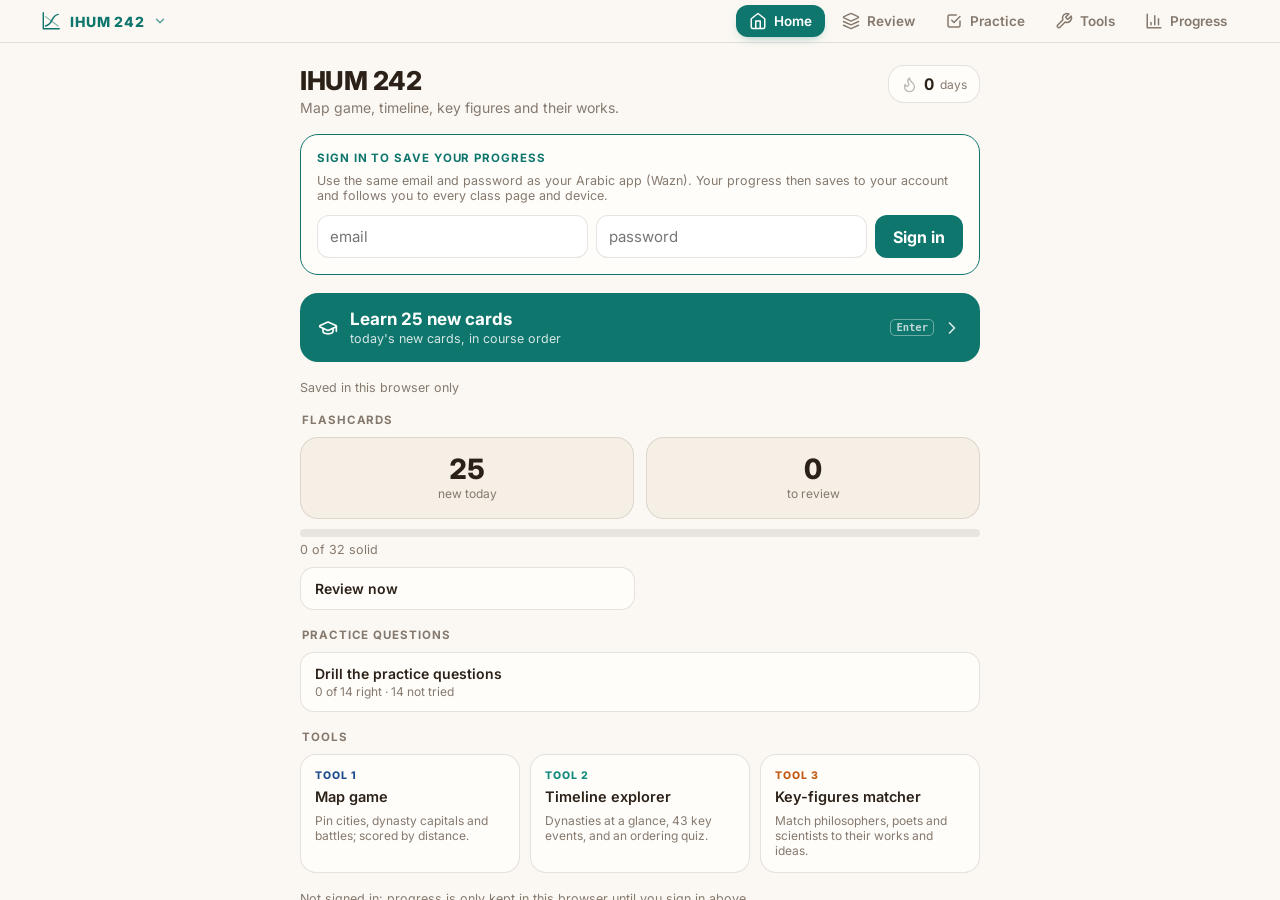
<file: ihum242.html>
<!doctype html>
<html lang="en"><head><meta charset="utf-8">
<meta name="viewport" content="width=device-width,initial-scale=1,viewport-fit=cover">
<meta name="description" content="IHUM 242 Islamic Humanities: flashcards, practice questions and interactive tools.">
<meta name="theme-color" content="#FBF8F3">
<style>:root{padding-top:env(safe-area-inset-top,0px);padding-bottom:env(safe-area-inset-bottom,0px)}body{margin:0}img{max-width:100%}[hidden]{display:none!important}</style>
</head><body>
<title>IHUM 242 · Islamic Humanities</title>
<link rel="preconnect" href="https://fonts.googleapis.com"><link rel="preconnect" href="https://fonts.gstatic.com" crossorigin>
<link rel="stylesheet" href="https://fonts.googleapis.com/css2?family=Inter:wght@400;500;600;700;800&display=swap">
<style>
  :root { --ink:#2B2118; --cream:#FDF8F2; --wk:#1F4E8C; --wk-soft:rgba(31,78,140,.10); }
  * { box-sizing:border-box; -webkit-tap-highlight-color:transparent; }
  html, body { margin:0; height:100%; overflow:hidden;
    background:var(--cream); color:var(--ink);
    font-family:-apple-system,system-ui,sans-serif; user-select:none; -webkit-user-select:none; }
  #app { height:100%; display:flex; flex-direction:column; }
  header { display:flex; align-items:center; gap:10px; padding:12px 16px 2px; }
  #quitline { text-align:center; padding-bottom:2px; }
  #bar { flex:1; height:5px; border-radius:3px; background:rgba(0,0,0,.09); overflow:hidden; }
  #fill { height:100%; width:0%; background:var(--wk); transition:width .25s ease, background .25s; }
  #count { font-size:12px; opacity:.55; font-variant-numeric:tabular-nums; }
  #quit { font-size:11px; opacity:.45; }
  #logo { display:flex; align-items:center; gap:6px; padding:4px 6px 4px 2px;
          font-size:13px; font-weight:800; letter-spacing:.06em; color:var(--wk); transition:color .25s; }
  #logo svg { width:19px; height:19px; }
  main { flex:1; position:relative; display:flex; min-height:0; }
  /* margin:auto centres the card while it is short but still lets it scroll
     once the answer is taller than the screen. */
  #scroll { flex:1; display:flex; overflow-y:auto; -webkit-overflow-scrolling:touch;
            padding:14px 20px 18px; }
  #card { margin:auto; width:100%; max-width:560px; text-align:center; }

  .chips { display:flex; justify-content:center; gap:6px; flex-wrap:wrap; }
  .chip { font-size:10.5px; font-weight:700; letter-spacing:.08em; text-transform:uppercase;
          padding:4px 9px; border-radius:20px; background:var(--wk-soft); color:var(--wk); }
  .chip.star { background:rgba(194,98,42,.13); color:#C2622A; }
  .term { font-family:ui-serif,"New York",Georgia,serif; font-weight:700;
          font-size:36px; line-height:1.18; margin-top:18px; letter-spacing:-.01em; }
  .weekname { font-size:13px; opacity:.5; margin-top:12px; }
  .term.sm { font-size:21px; margin-top:12px; color:var(--wk); }
  .simple { font-size:20px; line-height:1.42; margin-top:10px; }
  .fx { margin:14px auto 0; padding:12px 14px; border-radius:14px; background:var(--wk-soft);
        font-family:ui-serif,"New York",Georgia,serif; font-size:19px; line-height:1.6;
        display:inline-block; max-width:100%; }
  .fx i, .simple i, .detail i, .peek i { font-family:ui-serif,"New York",Georgia,serif; }

  /* hand-built maths: fractions, sums, hats */
  .fr { display:inline-flex; flex-direction:column; vertical-align:middle; text-align:center;
        margin:0 2px; line-height:1.15; }
  .fr > span:first-child { border-bottom:1.3px solid currentColor; padding:0 3px 1px; }
  .fr > span:last-child { padding:1px 3px 0; }
  .fx .fr { font-size:.92em; }
  .op { margin:0 .22em; }
  sub, sup { font-size:.68em; line-height:0; }

  .detail { margin-top:18px; text-align:start; }
  .sect { border-top:1px solid rgba(0,0,0,.09); margin-top:13px; padding-top:10px; }
  .sect h3 { margin:0 0 6px; font-size:10.5px; font-weight:700; opacity:.45;
             letter-spacing:.09em; text-transform:uppercase; }
  .sect p { margin:0; font-size:14px; line-height:1.48; opacity:.86; }
  .sect p + p { margin-top:6px; }
  .row { display:flex; align-items:baseline; justify-content:space-between;
         gap:14px; padding:4px 0; }
  .row .lbl { font-size:13px; opacity:.65; line-height:1.35; }
  .row .val { font-size:16px; font-weight:700; white-space:nowrap; flex:none;
              color:var(--wk); font-variant-numeric:tabular-nums; }
  .src { font-size:11px; opacity:.42; margin-top:4px; line-height:1.35; }
  ol.steps { margin:0; padding-left:20px; font-size:14px; line-height:1.48; }
  ol.steps li { padding:2px 0; opacity:.88; }
  ol.steps li::marker { color:var(--wk); font-weight:700; }
  .links { display:flex; flex-wrap:wrap; gap:6px; }
  .link { font-size:13px; padding:6px 11px; border-radius:20px; border:1px solid var(--wk-soft);
          background:#fff; color:var(--ink); line-height:1.2; }
  .link b { color:var(--wk); font-weight:600; }
  .graph { margin-top:4px; background:#fff; border-radius:14px; padding:8px 6px 4px;
           border:1px solid rgba(0,0,0,.06); }
  .graph svg { width:100%; height:auto; display:block; overflow:visible; }
  .graph .cap { font-size:11.5px; opacity:.55; text-align:center; padding:2px 8px 6px; line-height:1.35; }
  .tags { display:flex; flex-wrap:wrap; gap:5px; justify-content:center; margin-top:18px; }
  .tag { font-size:10.5px; padding:2px 8px; border-radius:20px; border:1px solid rgba(0,0,0,.15); opacity:.6; }
  .tag.pe { border-color:#E8A25E; color:#B4561B; background:#FFF3E6; opacity:1; font-weight:700; }

  /* SVG theme */
  svg .ax { stroke:var(--ink); stroke-width:1.3; fill:none; opacity:.75; }
  svg .grid { stroke:var(--ink); stroke-width:.6; opacity:.12; }
  svg .c1 { stroke:var(--wk); stroke-width:2.6; fill:none; stroke-linecap:round; }
  svg .c2 { stroke:#C2622A; stroke-width:2.6; fill:none; stroke-linecap:round; }
  svg .c3 { stroke:#2E7D52; stroke-width:2.4; fill:none; stroke-linecap:round; }
  svg .c4 { stroke:var(--ink); stroke-width:1.8; fill:none; opacity:.55; stroke-linecap:round; }
  svg .dash { stroke-dasharray:4 4; }
  svg .faint { opacity:.4; }
  svg .dot { fill:var(--ink); }
  svg .fill1 { fill:var(--wk); opacity:.16; }
  svg .fill2 { fill:#C2622A; opacity:.16; }
  svg .fill3 { fill:#2E7D52; opacity:.16; }
  svg .solid1 { fill:var(--wk); }
  svg .solid2 { fill:#C2622A; }
  svg .solid3 { fill:#2E7D52; }
  svg .solid4 { fill:var(--ink); opacity:.35; }
  svg .box { fill:#fff; stroke:var(--ink); stroke-width:1.2; }
  svg .box1 { fill:var(--wk-soft); stroke:var(--wk); stroke-width:1.4; }
  svg .box2 { fill:rgba(194,98,42,.10); stroke:#C2622A; stroke-width:1.4; }
  svg .box3 { fill:rgba(46,125,82,.10); stroke:#2E7D52; stroke-width:1.4; }
  svg text { font-family:-apple-system,system-ui,sans-serif; font-size:11px; fill:var(--ink); }
  svg text.lb { font-size:10px; opacity:.6; }
  svg text.k1 { fill:var(--wk); font-weight:700; }
  svg text.k2 { fill:#C2622A; font-weight:700; }
  svg text.k3 { fill:#2E7D52; font-weight:700; }
  svg text.it { font-family:ui-serif,"New York",Georgia,serif; font-style:italic; font-size:12.5px; }
  svg text.b { font-weight:700; }
  svg text.w { fill:#fff; font-weight:700; }

  #tip { flex:none; text-align:center; font-size:12px; opacity:.45; padding:0 16px 8px; }
  #flash { position:absolute; inset:0; display:flex; align-items:center;
           justify-content:center; font-size:34px; font-weight:800;
           color:#fff; opacity:0; pointer-events:none; transition:opacity .18s; }
  #flash div { text-align:center; }
  #flash small { display:block; font-size:15px; font-weight:600; opacity:.9; margin-top:4px; }
  footer { display:flex; gap:9px; padding:0 14px 26px; }
  .btn { flex:1; padding:14px 0 12px; border-radius:15px; font-size:15.5px;
         font-weight:700; color:#fff; text-align:center; line-height:1.15; }
  .btn small { display:block; font-size:10.5px; font-weight:600; opacity:.8; margin-top:2px; }
  .missed { background:#C0392B; }
  .shaky  { background:#D9952B; }
  .confident { background:#2E7D52; }

  #peek { position:absolute; left:0; right:0; bottom:0; background:#fff; border-radius:20px 20px 0 0;
          box-shadow:0 -10px 30px rgba(0,0,0,.14); padding:18px 22px 34px; transform:translateY(105%);
          transition:transform .22s ease, visibility 0s linear .22s; text-align:center; max-height:70%;
          overflow-y:auto; z-index:5; visibility:hidden; pointer-events:none; }
  /* Hidden, it sits just below the card, over the grade buttons: it must not
     catch their taps. */
  #peek.on { transform:none; visibility:visible; pointer-events:auto; transition:transform .22s ease; }
  #peek .grab { width:38px; height:5px; border-radius:3px; background:rgba(0,0,0,.15); margin:-6px auto 12px; }
  #peek .term { font-size:22px; margin-top:8px; }
  #peek .simple { font-size:16px; }
  #peek .fx { font-size:16px; }
  #peek .close { margin-top:16px; font-size:13px; opacity:.5; }

  #done { display:none; flex-direction:column; align-items:center;
          justify-content:center; height:100%; gap:12px; padding:0 30px; text-align:center; }
  #done h2 { font-family:ui-serif,"New York",Georgia,serif; font-size:30px; margin:0; }
  #done p { opacity:.6; margin:0; font-size:15px; line-height:1.45; }
  #done .tally { display:flex; gap:10px; margin:6px 0; }
  #done .tally div { padding:10px 14px; border-radius:14px; color:#fff; font-weight:700; font-size:20px; min-width:74px; }
  #done .tally small { display:block; font-size:10.5px; font-weight:600; opacity:.85; }

/* The website shell: tabs, Home, Review, Progress. Laid out like the Wazn
   Arabic app (header with a streak pill, one big next-step button, stat
   tiles, uppercase section labels, a tab bar) in this course's colours.
   One light look throughout, the same as the phone. */
:root {
  color-scheme: light;
  --bg: #FBF8F3;          /* warm paper */
  --card: #FFFDF9;
  --tile: #F5EFE6;
  --line: rgba(43,33,24,.12);
  --muted: #85796E;
  --primary: #1F4E8C;     /* ECON blue, where Wazn has its orange */
  --primary-ink: #FFFFFF;
}
html, body { background: var(--bg); }
body { font-family: Inter, -apple-system, system-ui, sans-serif; }
#shell { min-height: 100%; height: 100%; overflow-y: auto; -webkit-overflow-scrolling: touch; }
#shell[hidden] { display: none !important; }

/* tab bar: across the top on a computer, along the bottom on a phone */
.tabs { position: sticky; top: 0; z-index: 20; background: rgba(251,248,243,.94); backdrop-filter: blur(8px);
        border-bottom: 1px solid var(--line); padding-top: env(safe-area-inset-top, 0px); }
.tabs-in { max-width: 1240px; margin: 0 auto; display: flex; align-items: center; justify-content: space-between; gap: 16px; padding: 5px 20px; }
.brand { display: flex; align-items: center; gap: 8px; font-weight: 800; letter-spacing: .06em; color: var(--primary); font-size: 14px; }
.brand svg { width: 22px; height: 22px; }
.tablist { display: flex; gap: 4px; }
.tabbtn { display: flex; align-items: center; gap: 7px; border: 0; background: transparent; color: var(--muted); font: inherit; font-weight: 600;
          font-size: 13.5px; padding: 7px 13px; border-radius: 12px; cursor: pointer; transition: background .15s, color .15s, transform .1s; }
.tabbtn svg { width: 18px; height: 18px; }
.tabbtn:hover { background: rgba(43,33,24,.06); color: var(--ink); }
.tabbtn[aria-current="page"] { background: var(--primary); color: var(--primary-ink); box-shadow: 0 4px 12px -6px var(--primary-glow, rgba(31,78,140,.6)); }
.tabbtn:active { transform: scale(.94); }

.views { padding-bottom: 40px; }
.wrap { max-width: 720px; margin: 0 auto; padding: 22px 20px 0; display: flex; flex-direction: column; gap: 18px; }
.wrap.wide { max-width: 1240px; padding-top: 8px; gap: 10px; }

/* home */
.h-top { display: flex; align-items: flex-start; justify-content: space-between; gap: 12px; }
.h-top h1 { margin: 0; font-size: 26px; font-weight: 800; letter-spacing: -.01em; }
.h-top p { margin: 3px 0 0; color: var(--muted); font-size: 14px; }
.streak { display: flex; align-items: center; gap: 6px; border: 1px solid var(--line); background: var(--card); border-radius: 16px; padding: 8px 12px; flex: none; }
.streak .ic { width: 17px; height: 17px; color: rgba(43,33,24,.3); }
.streak .ic.lit { color: #D9952B; }
.streak b { font-variant-numeric: tabular-nums; }
.streak span { font-size: 12px; color: var(--muted); }

.ic { width: 20px; height: 20px; flex: none; }
.primary { width: 100%; display: flex; align-items: center; justify-content: space-between; gap: 12px; border: 0; border-radius: 18px;
           background: var(--primary); color: var(--primary-ink); padding: 16px 18px; font: inherit; text-align: left; cursor: pointer;
           transition: transform .1s, filter .15s; }
.primary:hover { filter: brightness(1.07); }
.primary:active { transform: scale(.985); }
.primary:disabled { background: var(--tile); color: var(--ink); cursor: default; filter: none; transform: none; }
.primary .pl { display: flex; align-items: center; gap: 12px; min-width: 0; }
.primary b { display: block; font-size: 17px; font-weight: 700; }
.primary small { display: block; font-size: 12.5px; opacity: .82; margin-top: 2px; }
.primary .pr { display: flex; align-items: center; gap: 8px; opacity: .85; }
.primary kbd { border-color: rgba(255,255,255,.55); }

.sect-h { display: flex; flex-direction: column; gap: 10px; }
.sect-h h2 { margin: 0; padding: 0 2px; font-size: 11.5px; font-weight: 700; letter-spacing: .08em; text-transform: uppercase; color: var(--muted); }
.tiles { display: grid; grid-template-columns: 1fr 1fr; gap: 12px; }
.tile { background: var(--tile); border: 1px solid var(--line); border-radius: 18px; padding: 14px; text-align: center; }
.tile p { margin: 0; }
.tv { font-size: 28px; font-weight: 800; font-variant-numeric: tabular-nums; }
.tl { font-size: 12px; color: var(--muted); }
.tw { font-size: 11.5px; color: var(--muted); margin-top: 3px !important; }
.meter { display: flex; flex-direction: column; gap: 5px; }
.m-bar { height: 8px; border-radius: 4px; background: rgba(43,33,24,.09); overflow: hidden; display: flex; }
.m-bar span { height: 100%; }
.pair { display: grid; grid-template-columns: 1fr 1fr; gap: 10px; }
.second { border: 1px solid var(--line); background: var(--card); border-radius: 14px; padding: 12px 14px; font: inherit; font-weight: 600;
          font-size: 14px; color: var(--ink); text-align: left; cursor: pointer; transition: transform .1s, border-color .15s; }
.second:hover { border-color: var(--primary); }
.second:active { transform: scale(.98); }
.second small { display: block; font-weight: 400; font-size: 12px; color: var(--muted); margin-top: 2px; }
.second.star, #h-tested { color: #B4561B; }

.grid3 { display: grid; grid-template-columns: repeat(auto-fill, minmax(200px, 1fr)); gap: 10px; }
.hm { display: flex; flex-direction: column; gap: 6px; padding: 14px; border-radius: 16px; border: 1px solid var(--line); background: var(--card);
      font: inherit; color: var(--ink); text-align: left; cursor: pointer; min-width: 0; transition: border-color .15s, transform .1s; }
.hm:hover { border-color: var(--c); }
.hm:active { transform: scale(.98); }
.hm .wk { font-size: 10.5px; font-weight: 800; letter-spacing: .1em; text-transform: uppercase; color: var(--c); }
.hm .nm { font-size: 14.5px; font-weight: 600; line-height: 1.3; }
.hm .ct { font-size: 12px; color: var(--muted); font-variant-numeric: tabular-nums; }
.hm .mini { height: 4px; border-radius: 2px; background: rgba(43,33,24,.08); overflow: hidden; }
.hm .mini span { display: block; height: 100%; background: var(--c); }

.dim { color: var(--muted); }
.small { font-size: 12.5px; margin: 0; }
.save-state:empty { display: none; }
.card { background: var(--card); border: 1px solid var(--line); border-radius: 18px; }
.pad { padding: 16px; }
.stack { display: flex; flex-direction: column; gap: 14px; }
.sec { margin: 0 0 8px; font-size: 11.5px; font-weight: 700; letter-spacing: .08em; text-transform: uppercase; color: var(--muted); }
.sec.gap { margin-top: 14px; }
.card .row { display: flex; justify-content: space-between; gap: 12px; padding: 7px 0; border-top: 1px solid var(--line); font-size: 14px; }
.card .row:first-of-type { border-top: 0; }
.card .row .val { font-weight: 600; font-variant-numeric: tabular-nums; white-space: nowrap; }
ul.plain { margin: 0; padding-left: 18px; font-size: 14px; line-height: 1.55; }
.pms { display: grid; grid-template-columns: repeat(auto-fill, minmax(260px, 1fr)); gap: 14px; }
.pm-h { margin: 0 0 6px; font-weight: 700; font-size: 14px; }
.pm ul { list-style: none; margin: 0; padding: 0; display: flex; flex-direction: column; gap: 5px; font-size: 13.5px; }
.pm li { display: flex; align-items: center; gap: 8px; }
.pm li .ic { width: 16px; height: 16px; color: #2E7D52; }
.pm li span:nth-child(2) { flex: 1; min-width: 0; }
.dot0 { width: 16px; height: 16px; border-radius: 50%; border: 1.5px solid rgba(43,33,24,.2); flex: none; }
.keys { display: grid; grid-template-columns: auto 1fr; gap: 8px 14px; font-size: 13.5px; align-items: baseline; }
.m-confirm { display: flex; gap: 8px; align-items: center; flex-wrap: wrap; font-size: 13.5px; }
.m-confirm button, .m-small { padding: 8px 12px; border-radius: 10px; border: 1px solid var(--line); background: var(--card); font: inherit;
         font-size: 13px; font-weight: 600; cursor: pointer; color: var(--ink); }
.m-confirm .yes { background: #C0392B; color: #fff; border-color: #C0392B; }
.danger { color: #C0392B; }

.signin { display: flex; flex-direction: column; gap: 8px; border-color: var(--primary); }
.signin .sec { margin: 0; color: var(--primary); }
.sgrid { display: grid; grid-template-columns: 1fr 1fr auto; gap: 8px; margin-top: 4px; }
.sgrid input { min-width: 0; padding: 11px 12px; border-radius: 12px; border: 1px solid var(--line); background: #fff; font: inherit; font-size: 15px; color: var(--ink); }
.sgrid input:focus { outline: 2px solid var(--primary); outline-offset: 1px; }
.go-btn { padding: 11px 18px; border-radius: 12px; border: 0; background: var(--primary); color: #fff; font: inherit; font-weight: 700; cursor: pointer; }
.go-btn:disabled { opacity: .6; }
.si-err { margin: 0; font-size: 13px; color: #C0392B; }
.si-err:empty { display: none; }
.acct { display: flex; align-items: center; justify-content: space-between; gap: 10px; flex-wrap: wrap; font-size: 14px; }
@media (max-width: 560px) { .sgrid { grid-template-columns: 1fr; } }

/* the flashcard session (shared page) on a big screen */
header, #quitline, #tip, footer { width: 100%; max-width: 680px; margin-inline: auto; }
#scroll { padding-inline: max(20px, calc((100% - 640px) / 2)); }
footer { padding-bottom: 22px; }
.btn { cursor: pointer; user-select: none; }
.btn:hover { filter: brightness(1.06); }
.link { cursor: pointer; }
.link:hover { border-color: var(--wk); }
#logo { cursor: pointer; }
kbd { font: 600 10.5px/1 ui-monospace, "SF Mono", Menlo, monospace; padding: 2px 5px; border-radius: 5px; border: 1px solid currentColor;
      opacity: .85; margin-left: 4px; vertical-align: 1px; }
.btn kbd { border-color: rgba(255,255,255,.7); }
.keys kbd { margin: 0 4px 0 0; }
#done .btn.menu { background: var(--primary); padding: 14px 34px; flex: none; border: 0; font: inherit; font-weight: 700; color: #fff; }
button:focus-visible, .btn:focus-visible { outline: 3px solid #E8A25E; outline-offset: 2px; }
@media (prefers-reduced-motion: reduce) { * { transition: none !important; } }

/* phones: the tab bar moves to the bottom, Wazn-style */
@media (max-width: 760px) {
  .tabs { position: fixed; top: auto; bottom: 0; left: 0; right: 0; border-bottom: 0; border-top: 1px solid var(--line);
          padding-top: 0; padding-bottom: env(safe-area-inset-bottom, 0px); }
  .tabs-in { padding: 6px 8px; }
  .brand { display: none; }
  .tablist { flex: 1; display: grid; grid-template-columns: repeat(5, 1fr); }
  .tabbtn { flex-direction: column; gap: 3px; font-size: 10.5px; padding: 7px 2px; }
  .tabbtn svg { width: 20px; height: 20px; }
  .views { padding-bottom: 96px; }
  .mdl-top { top: 0; }
  .mdl-rail { top: 0; }
}
@media (max-width: 420px) {
  .pair { grid-template-columns: 1fr; }
}

/* Models tab. Colours come from the page tokens; --wk is the model's week. */
#models { --line: rgba(43,33,24,.12); }
.mdl-top { position: sticky; top: 43px; z-index: 3; background: var(--bg, var(--cream)); padding-block: 4px 6px; }
.mdl-chips { display: flex; gap: 6px; overflow-x: auto; padding-bottom: 2px; scrollbar-width: none; }
.mdl-chips::-webkit-scrollbar { display: none; }
.mchip { flex: none; display: flex; align-items: baseline; gap: 6px; padding: 6px 10px; border-radius: 11px;
         border: 1px solid var(--line); background: var(--card, #fff); color: var(--ink); font: inherit; font-size: 12.5px; font-weight: 600; cursor: pointer; }
.mchip span { font-size: 9.5px; font-weight: 800; letter-spacing: .1em; text-transform: uppercase; color: var(--c); }
.mchip.on { border-color: var(--c); box-shadow: inset 0 0 0 1px var(--c); }

.mdl-grid { display: grid; grid-template-columns: minmax(0, 1fr) 296px; gap: 16px; align-items: start; }
.mdl-main { display: flex; flex-direction: column; gap: 10px; min-width: 0; }
/* the title, its week and its one-liner on a single line, so the graph starts high */
.mdl-head { display: flex; flex-wrap: wrap; align-items: center; column-gap: 10px; row-gap: 2px; }
.mdl-head h2 { margin: 0; font-family: ui-serif, "New York", Georgia, serif; font-size: clamp(21px, 2.2vw, 26px); line-height: 1.15; text-wrap: balance; }
.mdl-head p { margin: 0; opacity: .62; font-size: 13.5px; }
.mdl-head .chip { order: -1; }
.mdl-card { background: var(--card, #fff); border: 1px solid var(--line); border-radius: 16px; padding: 12px 12px 8px; min-width: 0; }
.mdl-card h3 { margin: 0 0 6px; font-size: 10.5px; font-weight: 700; letter-spacing: .09em; text-transform: uppercase; opacity: .5; }
.mdl-card svg { width: 100%; height: auto; display: block; overflow: visible; }
/* the main graph never pushes the numbers below the fold */
.mdl-graph svg { max-height: max(300px, calc(100vh - 330px)); }
.mdl-graph .cap { font-size: 12.5px; opacity: .6; margin: 4px 4px 2px; line-height: 1.4; }
.mdl-two { display: grid; grid-template-columns: minmax(0, 1fr) minmax(0, 1fr); gap: 14px; }

.kpis { display: grid; grid-template-columns: repeat(auto-fill, minmax(132px, 1fr)); gap: 8px; }
.kpi { background: var(--card, #fff); border: 1px solid var(--line); border-radius: 12px; padding: 8px 11px; display: flex; flex-direction: column; gap: 2px; min-width: 0; }
.kpi .kl { font-size: 11.5px; opacity: .6; line-height: 1.3; }
.kpi .kv { font-size: 19px; font-weight: 700; font-variant-numeric: tabular-nums; color: var(--wk); }
.kpi.hid .kv { color: var(--ink); opacity: .35; }
.kpi .dl { font-size: 11px; font-weight: 600; font-variant-numeric: tabular-nums; }
.kpi .dl.up { color: #2E7D52; } .kpi .dl.down { color: #C0392B; }

.seg { display: flex; gap: 4px; padding: 4px; border-radius: 12px; background: rgba(43,33,24,.06); margin-bottom: 12px; flex-wrap: wrap; }
.seg button { flex: 1 1 auto; border: 0; background: transparent; padding: 8px 10px; border-radius: 9px; font: inherit; font-size: 13px; font-weight: 600; color: var(--ink); opacity: .65; cursor: pointer; }
.seg button.on { background: var(--card, #fff); opacity: 1; box-shadow: 0 1px 3px rgba(0,0,0,.08); }
.form { padding: 10px 2px; border-top: 1px solid var(--line); }
.form:first-child { border-top: 0; padding-top: 2px; }
.fn { margin: 0 0 6px; font-size: 10.5px; font-weight: 700; letter-spacing: .09em; text-transform: uppercase; opacity: .5; }
.form .fx { margin: 0; display: block; font-size: 17px; text-align: left; }
.fnote { margin: 6px 0 0; font-size: 13px; opacity: .68; line-height: 1.45; }
.tbl { overflow-x: auto; }
.tbl table { border-collapse: collapse; width: 100%; font-size: 13.5px; }
.tbl th, .tbl td { padding: 9px 10px; border-bottom: 1px solid var(--line); text-align: center; }
.tbl tbody th { text-align: left; font-weight: 600; }
.tbl thead th { font-size: 12px; opacity: .65; }
.tbl td { font-size: 18px; font-weight: 700; }
.tbl td.up { color: #2E7D52; } .tbl td.down { color: #C0392B; } .tbl td.same { opacity: .35; }
.facts { display: grid; grid-template-columns: 1fr 1fr; gap: 14px; }
.facts ul { margin: 0; padding-left: 18px; font-size: 13.5px; line-height: 1.5; }
.facts li + li { margin-top: 5px; }
.traps { background: rgba(192,57,43,.06); border-radius: 12px; padding: 10px 12px; }
.muted { font-size: 13px; opacity: .6; margin: 0 0 10px; line-height: 1.45; }

/* The rail */
/* the rail stays on screen and fits in it: if a step runs long it scrolls inside itself */
.mdl-rail { position: sticky; top: 100px; max-height: calc(100vh - 108px); overflow-y: auto; overscroll-behavior: contain; scrollbar-width: thin; padding-bottom: 4px; }
.rail-in { display: flex; flex-direction: column; gap: 5px; }
.rail-h { margin: 0; font-size: 10.5px; font-weight: 700; letter-spacing: .09em; text-transform: uppercase; opacity: .5; }
.sc { display: flex; gap: 9px; align-items: center; width: 100%; text-align: left; padding: 8px 10px; border-radius: 12px;
      border: 1px solid var(--line); background: var(--card, #fff); font: inherit; color: var(--ink); cursor: pointer; }
.sc:hover { border-color: var(--wk); }
.sc.on { border-color: var(--wk); box-shadow: inset 0 0 0 1px var(--wk); }
.sc-n { flex: none; width: 23px; height: 23px; border-radius: 50%; display: grid; place-items: center; font-size: 12.5px; font-weight: 800;
        background: var(--wk-soft); color: var(--wk); }
.sc-b { min-width: 0; display: flex; flex-direction: column; gap: 1px; }
.sc-b b { font-size: 13px; line-height: 1.25; }
.sc-b small { font-size: 11px; opacity: .55; }
/* with a walkthrough open the list shrinks to titles */
.rail-in:has(.panel) .sc { padding-block: 6px; }
.rail-in:has(.panel) .sc-b small { display: none; }
.sc.free .sc-n { background: rgba(43,33,24,.07); color: var(--ink); }
.panel { margin-top: 4px; background: var(--card, #fff); border: 1px solid var(--line); border-radius: 16px; padding: 12px; display: flex; flex-direction: column; gap: 8px; }
.player { border-color: var(--wk); box-shadow: 0 6px 22px -10px rgba(0,0,0,.18); }
.ph { display: flex; flex-direction: column; gap: 2px; }
.ph .rail-h { opacity: 1; color: var(--wk); font-size: 12px; }
.src { font-size: 11.5px; opacity: .55; }
.dots { display: flex; gap: 4px; }
.pd { flex: 1; height: 4px; border-radius: 2px; background: rgba(43,33,24,.1); }
.pd.done { background: var(--wk); opacity: .45; } .pd.on { background: var(--wk); }
.blurb { margin: 0; font-size: 12.5px; padding: 8px 10px; border-radius: 10px; background: var(--wk-soft); line-height: 1.45; }
.say { font-size: 14px; line-height: 1.45; }
.ask { display: flex; flex-direction: column; gap: 8px; padding: 10px; border-radius: 12px; background: rgba(217,149,43,.10); }
.q { margin: 0; font-size: 14px; font-weight: 600; line-height: 1.4; }
.tag-predict { display: inline-block; font-size: 10px; font-weight: 800; letter-spacing: .09em; text-transform: uppercase; color: #fff;
               background: #D9952B; border-radius: 6px; padding: 2px 6px; margin-right: 6px; vertical-align: 1px; }
.choices { display: flex; flex-direction: column; gap: 6px; }
.choice { text-align: left; padding: 10px 12px; border-radius: 11px; border: 1px solid var(--line); background: var(--card, #fff); font: inherit; font-size: 14px; font-weight: 600; color: var(--ink); cursor: pointer; }
.choice:hover { border-color: var(--wk); }
.numf { display: flex; gap: 6px; }
.num-in { flex: 1; min-width: 0; padding: 10px 12px; border-radius: 11px; border: 1px solid var(--line); font: inherit; font-size: 15px; background: #fff; color: var(--ink); }
.num-in:focus { outline: 2px solid var(--wk); outline-offset: 1px; }
.go { padding: 10px 16px; border-radius: 11px; border: 0; background: var(--wk); color: #fff; font: inherit; font-weight: 700; cursor: pointer; }
.ghost-btn { padding: 10px 12px; border-radius: 11px; border: 1px solid var(--line); background: transparent; font: inherit; font-weight: 600; color: var(--ink); cursor: pointer; }
.ghost-btn:disabled { opacity: .35; cursor: default; }
.ghost-btn.wide { width: 100%; }
.row2 { display: flex; gap: 8px; justify-content: space-between; }
.row2 > * { flex: 1; }
.fb { font-size: 13.5px; padding: 8px 10px; border-radius: 10px; line-height: 1.4; }
.fb.ok { background: rgba(46,125,82,.12); color: #1f5c3b; }
.fb.no { background: rgba(192,57,43,.10); color: #8e2a1f; }
.fb.skip { background: rgba(43,33,24,.06); }
.math { display: flex; flex-direction: column; gap: 4px; padding: 10px 12px; border-radius: 12px; background: var(--wk-soft);
        font-family: ui-serif, "New York", Georgia, serif; font-size: 15px; line-height: 1.5; }
.why { margin: 0; font-size: 13px; line-height: 1.5; opacity: .75; border-left: 3px solid var(--wk); padding-left: 10px; }
.keyhint { margin: 0; font-size: 11.5px; opacity: .45; text-align: center; }
.exam { padding: 12px; border-radius: 12px; background: rgba(232,162,94,.14); border: 1px solid rgba(232,162,94,.5); }
.exam ol { margin: 0; padding-left: 18px; font-size: 13.5px; line-height: 1.5; }
.exam li + li { margin-top: 4px; }
.score { margin: 0; font-weight: 700; text-align: center; color: var(--wk); }
.sl { display: flex; flex-direction: column; gap: 4px; font-size: 13px; }
.sl span { display: flex; justify-content: space-between; gap: 8px; }
.sl output { font-variant-numeric: tabular-nums; font-weight: 700; color: var(--wk); }
.sl input { width: 100%; accent-color: var(--wk); }

svg text.big { font-size: 22px; font-weight: 800; }
svg .arrowhead { fill: var(--ink); opacity: .7; }

@media (max-width: 980px) {
  .mdl-grid { grid-template-columns: minmax(0, 1fr); }
  .mdl-rail { position: static; max-height: none; overflow: visible; }
}
@media (max-width: 640px) {
  .mdl-two, .facts { grid-template-columns: minmax(0, 1fr); }
  .kpis { grid-template-columns: repeat(2, minmax(0, 1fr)); }
}

/* The Practice tab: one question at a time, in the flashcards' column. */
#practice { --wk: #1F4E8C; --wk-soft: rgba(31,78,140,.10); }
.pq { display: flex; flex-direction: column; gap: 14px; padding-bottom: 24px; }
.pq-top { display: flex; align-items: center; gap: 12px; }
.pq-count { font-size: 13px; font-weight: 800; letter-spacing: .04em; color: var(--wk); font-variant-numeric: tabular-nums; }
.pq-bar { flex: 1; height: 6px; border-radius: 3px; background: rgba(43,33,24,.09); overflow: hidden; }
.pq-bar span { display: block; height: 100%; transition: width .25s ease; }
.pq-src { margin: 0; font-size: 11.5px; font-weight: 700; letter-spacing: .07em; text-transform: uppercase; }
.pq-src b { letter-spacing: .07em; }
.pq-setup { margin: 0; font-size: 14px; line-height: 1.55; padding: 12px 14px; border-radius: 14px; background: var(--wk-soft); }
.pq-q { margin: 0; font-family: ui-serif, "New York", Georgia, serif; font-size: 21px; line-height: 1.4; }

.pq-opts { display: flex; flex-direction: column; gap: 8px; }
.pq-opts.tf { flex-direction: row; }
.pq-opts.tf .pq-opt { flex: 1; justify-content: center; }
.pq-opt { display: flex; align-items: flex-start; gap: 12px; text-align: left; width: 100%; padding: 13px 14px; border-radius: 14px;
          border: 1.5px solid var(--line); background: var(--card); font: inherit; font-size: 15px; line-height: 1.45; color: var(--ink);
          transition: border-color .12s, background .12s, transform .08s; }
button.pq-opt { cursor: pointer; }
button.pq-opt:hover { border-color: var(--wk); }
button.pq-opt:active { transform: scale(.99); }
.pq-opt.on { border-color: var(--wk); background: var(--wk-soft); }
.pq-l { flex: none; width: 26px; height: 26px; border-radius: 8px; display: grid; place-items: center; font-size: 12.5px; font-weight: 800;
        background: rgba(43,33,24,.07); color: var(--ink); }
.pq-opt.on .pq-l { background: var(--wk); color: #fff; }
.pq-opts.done .pq-opt.ok { border-color: #2E7D52; background: rgba(46,125,82,.08); }
.pq-opts.done .pq-opt.ok .pq-l { background: #2E7D52; color: #fff; }
.pq-opts.done .pq-opt.bad { border-color: #C0392B; background: rgba(192,57,43,.07); }
.pq-opts.done .pq-opt.bad .pq-l { background: #C0392B; color: #fff; }
.pq-opts.done .pq-opt.dim { opacity: .55; }
.pq-tag { font-style: normal; font-size: 11px; font-weight: 700; letter-spacing: .05em; text-transform: uppercase; margin-left: 6px; opacity: .7; white-space: nowrap; }
.pq-check { align-self: flex-start; }
.pq-hint { margin: 0; }

.pq-verdict { display: flex; align-items: center; gap: 10px; padding: 12px 14px; border-radius: 14px; font-size: 15px; }
.pq-verdict.ok { background: rgba(46,125,82,.10); color: #1F5C3B; }
.pq-verdict.bad { background: rgba(192,57,43,.09); color: #8E2A20; display: block; }
.pq-verdict .ic { color: #2E7D52; }

.pq-box { border-radius: 16px; padding: 14px 16px; border: 1px solid var(--line); background: var(--card); font-size: 14.5px; line-height: 1.55; }
.pq-box.pattern { border-color: var(--wk); background: var(--wk-soft); }
.pq-box.why { border-color: rgba(217,149,43,.6); background: rgba(217,149,43,.10); }
.pq-box ul.plain { margin: 0; display: flex; flex-direction: column; gap: 6px; }
.pq-h { margin: 0 0 6px; display: flex; align-items: center; justify-content: space-between; gap: 8px;
        font-size: 11px; font-weight: 800; letter-spacing: .09em; text-transform: uppercase; color: var(--wk); }
.pq-box.why .pq-h { color: #A4651A; }
.pq-steps { margin: 0; padding-left: 22px; display: flex; flex-direction: column; gap: 8px; }
.pq-steps li::marker { color: var(--wk); font-weight: 800; }
.pq-steps li.in { animation: pq-in .25s ease; }
@keyframes pq-in { from { opacity: 0; transform: translateY(4px); } to { opacity: 1; transform: none; } }
.pq-graph { margin-top: 12px; }
.pq-graph svg { width: 100%; height: auto; max-height: 340px; display: block; }
.pq-graph .cap { font-size: 12.5px; opacity: .65; margin: 6px 2px 0; }
.pq-rel { margin: 0; display: flex; flex-wrap: wrap; gap: 6px; align-items: center; }
.pq-chip { font-size: 12.5px; padding: 4px 10px; border-radius: 20px; background: var(--wk-soft); color: var(--wk); font-weight: 600; }
.pq-next { position: sticky; bottom: 0; padding: 10px 0 4px; background: linear-gradient(to top, var(--bg) 70%, transparent); display: flex; justify-content: flex-end; }
.pq-next .go-btn kbd { border-color: rgba(255,255,255,.6); }
.pq-done h1 { margin: 10px 0 0; font-size: 28px; }
.pq-score { margin: 0; font-size: 17px; }
#pq-wrong:disabled { opacity: .5; cursor: default; }

@media (max-width: 760px) {
  .pq-next { bottom: 64px; }
  .pq-q { font-size: 19px; }
}

/* The class tools' own styles (from the old classes/study.css), scoped to the
   Tools tab's .kit box so they don't touch the app around them. */
.kit { --c: #1F4E8C; --c-soft: rgba(31,78,140,.10); --good: #2E7D52; --ok: #C98A1B; --bad: #C0392B; display: flex; flex-direction: column; gap: 12px; }
.kit .card .row { padding: 0; border-top: 0; font-size: inherit; justify-content: flex-start; }
.kit .card .row.spread { justify-content: space-between; }
.kit .meter { display: block; gap: 0; }
.kit .panel { margin-top: 0; background: none; border: 0; border-radius: 0; padding: 0; }
.kit .steps { gap: 6px; }
.kit .sec { margin: 0; font-size: 11.5px; font-weight: 700; letter-spacing: .08em; text-transform: uppercase; color: var(--muted); }
.kit .dim { color: var(--muted); }
.kit .small { font-size: 12.5px; }
.kit .card { background: var(--card); border: 1px solid var(--line); border-radius: 18px; }
.kit .pad { padding: 16px; }
.kit .stack { display: flex; flex-direction: column; gap: 12px; }
.kit .row { display: flex; gap: 10px; align-items: center; flex-wrap: wrap; }
.kit .spread { justify-content: space-between; }
.kit .grid2 { display: grid; grid-template-columns: repeat(auto-fill, minmax(230px, 1fr)); gap: 10px; }
.kit .btn { border: 1px solid var(--line); background: var(--card); border-radius: 12px; padding: 9px 13px; font-weight: 600; font-size: 13.5px; cursor: pointer; }
.kit .btn:hover { border-color: var(--c); }
.kit .btn.on { background: var(--c); border-color: var(--c); color: #fff; }
.kit .btn.solid { background: var(--c); border-color: var(--c); color: #fff; }
.kit .btn.danger { color: var(--bad); }
.kit .btn:disabled { opacity: .5; cursor: default; }
.kit .chips { display: flex; gap: 6px; flex-wrap: wrap; }
.kit .chip { border: 1px solid var(--line); background: var(--card); border-radius: 999px; padding: 6px 12px; font-size: 13px; font-weight: 600; cursor: pointer; }
.kit .chip.on { background: var(--c); border-color: var(--c); color: #fff; }
.kit label.f { display: flex; flex-direction: column; gap: 4px; font-size: 12.5px; font-weight: 600; color: var(--muted); }
.kit input[type=text], .kit input[type=number], .kit input[type=date], .kit input[type=search], .kit select, .kit textarea {
  font: inherit; font-size: 14.5px; color: var(--ink); background: #fff; border: 1px solid var(--line); border-radius: 10px; padding: 8px 10px; min-width: 0; }
.kit textarea { resize: vertical; min-height: 70px; line-height: 1.45; }
.kit input[type=range] { accent-color: var(--c); width: 100%; }
.kit input[type=checkbox] { accent-color: var(--c); width: 17px; height: 17px; }
.kit .fgrid { display: grid; grid-template-columns: repeat(auto-fill, minmax(170px, 1fr)); gap: 10px; }
.kit .slider { display: grid; grid-template-columns: 1fr auto; gap: 2px 10px; font-size: 13px; align-items: center; }
.kit .slider span { color: var(--muted); font-weight: 600; }
.kit .slider output { font-weight: 700; font-variant-numeric: tabular-nums; }
.kit .slider input { grid-column: 1 / -1; }
.kit .opt { text-align: left; border: 1.5px solid var(--line); background: #fff; border-radius: 13px; padding: 11px 14px; cursor: pointer; font-size: 14.5px;
       display: flex; gap: 10px; align-items: flex-start; }
.kit .opt:hover:not(:disabled) { border-color: var(--c); }
.kit .opt .k { font-weight: 800; color: var(--muted); min-width: 1.2em; }
.kit .opt:disabled { cursor: default; }
.kit .opt.right { border-color: var(--good); background: rgba(46,125,82,.07); }
.kit .opt.wrong { border-color: var(--bad); background: rgba(192,57,43,.06); }
.kit .opt .why { display: block; font-size: 13px; color: var(--muted); margin-top: 4px; }
.kit .explain { border-left: 4px solid var(--c); background: var(--c-soft); border-radius: 0 12px 12px 0; padding: 10px 14px; font-size: 14px; }
.kit .tool-tile { display: flex; flex-direction: column; gap: 5px; text-align: left; padding: 14px; border-radius: 16px; border: 1px solid var(--line);
             background: var(--card); cursor: pointer; }
.kit .tool-tile:hover { border-color: var(--c); }
.kit .tool-tile b { font-size: 15px; }
.kit .tool-tile span { font-size: 13px; color: var(--muted); }
.kit .tool-tile .n { font-size: 10.5px; font-weight: 800; letter-spacing: .1em; text-transform: uppercase; color: var(--c); }
.kit .tool-h { display: flex; align-items: center; gap: 12px; flex-wrap: wrap; }
.kit .tool-h h2 { margin: 0; font-size: 21px; font-weight: 800; }
.kit .tool-body { display: grid; grid-template-columns: minmax(250px, 320px) 1fr; gap: 16px; align-items: start; }
.kit .tool-body.one { grid-template-columns: 1fr; }
.kit .panel { display: flex; flex-direction: column; gap: 12px; }
.kit .plot { width: 100%; height: auto; display: block; background: #fff; border: 1px solid var(--line); border-radius: 14px; touch-action: manipulation; }
.kit .plot text { font-family: Inter, -apple-system, system-ui, sans-serif; }
.kit .kv { display: grid; grid-template-columns: 1fr auto; gap: 4px 12px; font-size: 14px; }
.kit .kv b { font-variant-numeric: tabular-nums; text-align: right; }
.kit .steps { margin: 0; padding-left: 20px; font-size: 14px; display: flex; flex-direction: column; gap: 6px; }
.kit .big { font-size: 30px; font-weight: 800; font-variant-numeric: tabular-nums; }
.kit .pill { display: inline-block; border-radius: 999px; padding: 3px 10px; font-size: 12px; font-weight: 700; }
.kit .pill.good { background: rgba(46,125,82,.13); color: var(--good); }
.kit .pill.bad { background: rgba(192,57,43,.12); color: var(--bad); }
.kit .pill.ok { background: rgba(201,138,27,.15); color: #9A6A12; }
.kit .check { display: flex; gap: 9px; align-items: flex-start; font-size: 14px; padding: 5px 0; cursor: pointer; }
.kit .check input { margin-top: 2px; flex: none; }
.kit .check small { display: block; color: var(--muted); font-size: 12.5px; }
.kit .meter { height: 8px; border-radius: 4px; background: rgba(43,33,24,.09); overflow: hidden; }
.kit .meter span { display: block; height: 100%; background: var(--c); }
.kit .list { display: flex; flex-direction: column; gap: 8px; }
.kit .item { border: 1px solid var(--line); border-radius: 14px; padding: 11px 14px; background: #fff; display: flex; flex-direction: column; gap: 4px; font-size: 14px; }
.kit .item.overdue { border-color: var(--bad); }
.kit .item .t { font-weight: 700; }
.kit table.mat { border-collapse: collapse; font-variant-numeric: tabular-nums; }
.kit table.mat th, .kit table.mat td { border: 1px solid var(--line); padding: 6px 8px; text-align: center; font-size: 14px; }
.kit table.mat input { width: 52px; text-align: center; padding: 4px; }
.kit table.mat td.ne { background: rgba(46,125,82,.12); }
@media (max-width: 760px) { .kit .tool-body { grid-template-columns: 1fr; } }
</style>
<div id="shell">
  <nav class="tabs" aria-label="Sections">
    <div class="tabs-in">
      <span class="brand">
        <svg viewBox="0 0 40 40" fill="none" stroke="currentColor" stroke-linecap="round" stroke-linejoin="round" aria-hidden="true">
          <path d="M6 5v29h29" stroke-width="2.6"/><path d="M10 29c6-1 9-5 12-11s6-9 11-10" stroke-width="2.6"/>
          <path d="M10 12l23 17" stroke-width="2" opacity=".55"/>
        </svg>IHUM 242
      </span>
      <div class="tablist">
        <button type="button" class="tabbtn" data-tab="home">
          <svg viewBox="0 0 24 24" fill="none" stroke="currentColor" stroke-width="2" stroke-linecap="round" stroke-linejoin="round" aria-hidden="true"><path d="m3 9 9-7 9 7v11a2 2 0 0 1-2 2H5a2 2 0 0 1-2-2z"/><path d="M9 22V12h6v10"/></svg>
          <span>Home</span></button>
        <button type="button" class="tabbtn" data-tab="review">
          <svg viewBox="0 0 24 24" fill="none" stroke="currentColor" stroke-width="2" stroke-linecap="round" stroke-linejoin="round" aria-hidden="true"><path d="M12.8 2.2a2 2 0 0 0-1.6 0L2.6 6.1a1 1 0 0 0 0 1.8l8.6 3.9a2 2 0 0 0 1.6 0l8.6-3.9a1 1 0 0 0 0-1.8z"/><path d="m2 12.6 9.2 4.2a2 2 0 0 0 1.6 0L22 12.6"/><path d="m2 17.6 9.2 4.2a2 2 0 0 0 1.6 0L22 17.6"/></svg>
          <span>Review</span></button>
        <button type="button" class="tabbtn" data-tab="practice">
          <svg viewBox="0 0 24 24" fill="none" stroke="currentColor" stroke-width="2" stroke-linecap="round" stroke-linejoin="round" aria-hidden="true"><path d="M9 11l3 3 8-8"/><path d="M20 12v6a2 2 0 0 1-2 2H6a2 2 0 0 1-2-2V6a2 2 0 0 1 2-2h9"/></svg>
          <span>Practice</span></button>
        <button type="button" class="tabbtn" data-tab="tools">
          <svg viewBox="0 0 24 24" fill="none" stroke="currentColor" stroke-width="2" stroke-linecap="round" stroke-linejoin="round" aria-hidden="true"><path d="M14.7 6.3a1 1 0 0 0 0 1.4l1.6 1.6a1 1 0 0 0 1.4 0l3.8-3.8a6 6 0 0 1-7.9 7.9l-6.9 6.9a2.1 2.1 0 0 1-3-3l6.9-6.9a6 6 0 0 1 7.9-7.9z"/></svg>
          <span>Tools</span></button>
        <button type="button" class="tabbtn" data-tab="progress">
          <svg viewBox="0 0 24 24" fill="none" stroke="currentColor" stroke-width="2" stroke-linecap="round" stroke-linejoin="round" aria-hidden="true"><path d="M3 3v18h18"/><path d="M18 17V9"/><path d="M13 17V5"/><path d="M8 17v-3"/></svg>
          <span>Progress</span></button>
      </div>
    </div>
  </nav>

  <div class="views">
    <section class="view" id="tab-home">
      <div class="wrap">
        <div class="h-top">
          <div>
            <h1>IHUM 242</h1>
            <p>Map game, timeline, key figures and their works.</p>
          </div>
          <div class="streak" id="h-streak" title="Days in a row with something studied"></div>
        </div>

        <form class="card pad signin" id="signin" hidden autocomplete="on">
          <p class="sec">Sign in to save your progress</p>
          <p class="dim small">Use the same email and password as your Arabic app (Wazn). Your progress then saves to your account and follows you to every class page and device.</p>
          <div class="sgrid">
            <input id="si-email" type="email" name="email" autocomplete="username" placeholder="email" required>
            <input id="si-pass" type="password" name="password" autocomplete="current-password" placeholder="password" required>
            <button type="submit" class="go-btn" id="si-go">Sign in</button>
          </div>
          <p class="si-err" id="si-err" role="alert"></p>
        </form>

        <p class="content-note card pad small" id="content-note" hidden></p>
        <button type="button" class="primary" id="h-primary"></button>
        <p class="save-state dim small"></p>

        <section class="sect-h">
          <h2>Flashcards</h2>
          <div class="tiles">
            <div class="tile"><p class="tv" id="h-learn">0</p><p class="tl">new today</p></div>
            <div class="tile"><p class="tv" id="h-due">0</p><p class="tl">to review</p><p class="tw" id="h-wave"></p></div>
          </div>
          <div class="meter"><div class="m-bar" id="h-bar"></div><p class="dim small" id="h-solid"></p></div>
          <div class="pair">
            <button type="button" class="second" id="h-learn-btn">Review now</button>
            <button type="button" class="second" id="h-tested">★ Tested cards only</button>
          </div>
        </section>

        <section class="sect-h">
          <h2>Practice questions</h2>
          <button type="button" class="second" id="h-practice"></button>
        </section>

        <section class="sect-h">
          <h2 id="h-shelf-t">Models</h2>
          <div class="grid3" id="h-models"></div>
        </section>

        <p class="store-note dim small"></p>
      </div>
    </section>

    <section class="view" id="tab-review" hidden>
      <div class="wrap">
        <div class="h-top"><div><h1>Review</h1><p>Flip with Enter or →. Then → Confident, ← Shaky, ↑↓ Missed.</p></div></div>
        <button type="button" class="primary" id="r-review"></button>
        <p class="save-state dim small"></p>
        <section class="sect-h">
          <h2>By unit</h2>
          <div class="grid3" id="r-weeks"></div>
        </section>
        <div class="pair">
          <button type="button" class="second star" id="r-tested"></button>
          <button type="button" class="second" id="r-cram">Cram all 32<small>Shuffled · nothing is rescheduled</small></button>
        </div>
        <section class="sect-h">
          <h2>Keys</h2>
          <div class="keys card pad">
            <span><kbd>Enter</kbd><kbd>→</kbd></span><span>Flip the card</span>
            <span><kbd>→</kbd></span><span>Confident · back in 4 hours, then 8, then daily</span>
            <span><kbd>←</kbd></span><span>Shaky · back in 1 hour</span>
            <span><kbd>↑</kbd><kbd>↓</kbd></span><span>Missed · back of the deck, right now</span>
            <span><kbd>Enter</kbd></span><span>On the answer: flip back to the term</span>
            <span><kbd>Esc</kbd></span><span>Back to the menu (your grades are already saved)</span>
          </div>
        </section>
      </div>
    </section>

    <section class="view" id="tab-practice" hidden>
      <div class="wrap" id="practice"></div>
    </section>

    <section class="view" id="tab-tools" hidden>
      <div class="wrap wide" id="tools"></div>
    </section>

    <section class="view" id="tab-models" hidden>
      <div class="wrap wide" id="models"></div>
    </section>

    <section class="view" id="tab-progress" hidden>
      <div class="wrap">
        <div class="h-top"><div><h1>Progress</h1><p>Cards, walkthroughs, and what to look at again.</p></div></div>
        <div id="p-body" class="stack"></div>
      </div>
    </section>
  </div>
</div>

<div id="app">
  <header>
    <span id="logo">
      <svg viewBox="0 0 40 40" fill="none" stroke="currentColor" stroke-linecap="round" stroke-linejoin="round">
        <path d="M6 5v29h29" stroke-width="2.6"/>
        <path d="M10 29c6-1 9-5 12-11s6-9 11-10" stroke-width="2.6"/>
        <path d="M10 12l23 17" stroke-width="2" opacity=".55"/>
      </svg>IHUM 242
    </span>
    <div id="bar"><div id="fill"></div></div>
    <span id="count"></span>
  </header>
  <div id="quitline"><span id="quit"></span></div>
  <main>
    <div id="scroll"><div id="card"></div></div>
    <div id="flash"></div>
    <div id="peek"></div>
  </main>
  <div id="tip">Tap to flip</div>
  <footer>
    <div class="btn missed" data-act="missed">Missed<small>again now</small></div>
    <div class="btn shaky" data-act="shaky">Shaky<small>in 1 hour</small></div>
    <div class="btn confident" data-act="confident">Confident<small id="confHint">later</small></div>
  </footer>
</div>

<div id="done">
  <h2>Done</h2>
  <p id="doneText"></p>
  <div class="tally">
    <div class="missed"><span id="tM">0</span><small>missed</small></div>
    <div class="shaky"><span id="tS">0</span><small>shaky</small></div>
    <div class="confident"><span id="tC">0</span><small>confident</small></div>
  </div>
  <p id="laterText"></p>
  <button class="btn menu" id="toMenu" type="button">Back to menu <kbd>Enter</kbd></button>
</div>

<script>
// ECON 381 card graphs.
//
// Each entry returns { svg, cap } for one card's "Graph" section. Drawn as
// inline SVG from code rather than shipped as images, so they take the
// card's week colour (via CSS classes in the page), stay sharp at any size
// and keep the whole deck in one pasteable file.
//
// Plain ES5-ish code on purpose: this file is pasted into the review page's
// <script> as-is, so it must not use backticks or "${".
(function () {
  var W = 320, H = 210;
  var X0 = 42, Y0 = 178, X1 = 304, Y1 = 16;   // plot box: origin bottom-left

  function svg(inner, h) {
    return '<svg viewBox="0 0 ' + W + ' ' + (h || H) + '" xmlns="http://www.w3.org/2000/svg">' +
      '<defs><marker id="ah" viewBox="0 0 10 10" refX="8" refY="5" markerWidth="7" markerHeight="7" orient="auto-start-reverse">' +
      '<path d="M0 0L10 5L0 10z" fill="#2B2118" opacity=".7"/></marker></defs>' + inner + '</svg>';
  }
  function t(x, y, s, cls, anchor) {
    return '<text x="' + r(x) + '" y="' + r(y) + '"' + (cls ? ' class="' + cls + '"' : '') +
      (anchor ? ' text-anchor="' + anchor + '"' : '') + '>' + s + '</text>';
  }
  function ln(x1, y1, x2, y2, cls, arrow) {
    return '<line x1="' + r(x1) + '" y1="' + r(y1) + '" x2="' + r(x2) + '" y2="' + r(y2) + '" class="' + (cls || 'c4') + '"' +
      (arrow ? ' marker-end="url(#ah)"' : '') + '/>';
  }
  function dot(x, y, cls) { return '<circle cx="' + r(x) + '" cy="' + r(y) + '" r="3.6" class="' + (cls || 'dot') + '"/>'; }
  function rect(x, y, w, h, cls, rx) {
    return '<rect x="' + r(x) + '" y="' + r(y) + '" width="' + r(w) + '" height="' + r(h) + '" rx="' + (rx == null ? 3 : rx) + '" class="' + cls + '"/>';
  }
  function r(v) { return Math.round(v * 10) / 10; }
  function pathD(pts) {
    return pts.map(function (p, k) { return (k ? 'L' : 'M') + r(p[0]) + ' ' + r(p[1]); }).join('');
  }
  function curve(pts, cls, arrow) {
    return '<path d="' + pathD(pts) + '" class="' + cls + '"' + (arrow ? ' marker-end="url(#ah)"' : '') + '/>';
  }
  function area(pts, cls) { return '<path d="' + pathD(pts) + 'Z" class="' + cls + '"/>'; }
  /** Samples f over [a,b] in data units and maps it into the plot box. */
  function plot(f, a, b, sx, sy, n) {
    var pts = [];
    n = n || 60;
    for (var k = 0; k <= n; k++) {
      var x = a + (b - a) * k / n;
      pts.push([sx(x), sy(f(x))]);
    }
    return pts;
  }
  function scale(d0, d1, p0, p1) { return function (v) { return p0 + (v - d0) * (p1 - p0) / (d1 - d0); }; }
  function axes(xl, yl) {
    return ln(X0, Y1 - 4, X0, Y0, 'ax') + ln(X0, Y0, X1 + 4, Y0, 'ax') +
      t(X1 + 2, Y0 + 15, xl, 'it', 'end') + t(X0 + 6, Y1 + 2, yl, 'it', 'start');
  }
  function vguide(x, y, label, cls) {
    return ln(x, y, x, Y0, 'c4 dash faint') + (label ? t(x, Y0 + 14, label, cls || 'it', 'middle') : '');
  }
  function hguide(x, y, label, cls) {
    return ln(X0, y, x, y, 'c4 dash faint') + (label ? t(X0 - 5, y + 4, label, cls || 'it', 'end') : '');
  }

  var G = {};

  // ------------------------------------------------------------ week 1

  G.businessCycle = function () {
    var sx = scale(0, 10, X0, X1), sy = scale(0, 10, Y0, Y1);
    var trend = function (x) { return 2 + 0.62 * x; };
    var act = function (x) { return trend(x) + 1.1 * Math.sin(x * 1.25) - (x > 5.6 && x < 7.6 ? 0.9 * Math.sin((x - 5.6) * Math.PI / 2) : 0); };
    var o = axes('time', 'real GDP');
    o += rect(sx(5.55), Y1, sx(7.1) - sx(5.55), Y0 - Y1, 'fill2', 0);
    o += t((sx(5.55) + sx(7.1)) / 2, Y1 + 12, 'recession', 'k2', 'middle');
    o += curve(plot(trend, 0, 10, sx, sy), 'c4 dash');
    o += curve(plot(act, 0, 10, sx, sy, 120), 'c1');
    o += t(sx(9.9), sy(trend(9.9)) + 16, 'trend', 'lb', 'end');
    o += t(sx(1.9), sy(act(1.3)) - 8, 'actual', 'k1', 'middle');
    return { svg: svg(o), cap: 'Output falls below its trend; the shaded stretch is the recession. Rule of thumb: two quarters of falling real GDP.' };
  };

  G.circularFlow = function () {
    var o = '';
    o += rect(18, 78, 92, 50, 'box1', 12) + t(64, 108, 'Households', 'b', 'middle');
    o += rect(210, 78, 92, 50, 'box2', 12) + t(256, 108, 'Firms', 'b', 'middle');
    o += curve([[64, 74], [64, 30], [256, 30], [256, 72]], 'c1', true);
    o += t(160, 24, 'Spending ($) = expenditure', 'k1', 'middle');
    o += curve([[256, 132], [256, 178], [64, 178], [64, 134]], 'c2', true);
    o += t(160, 194, 'Wages, rent, profit ($) = income', 'k2', 'middle');
    o += curve([[240, 72], [240, 48], [80, 48], [80, 72]], 'c4 dash', true);
    o += t(160, 62, 'goods & services', 'lb', 'middle');
    o += curve([[80, 134], [80, 158], [240, 158], [240, 134]], 'c4 dash', true);
    o += t(160, 152, 'labor & capital', 'lb', 'middle');
    return { svg: svg(o, 205), cap: 'The same dollars measured three ways: what is spent, what is earned, what is produced. All three equal GDP.' };
  };

  G.gdpShares = function (a) {
    var rows = [['C', 'Consumption', 68], ['I', 'Investment', 18], ['G', 'Government', 17], ['NX', 'Net exports', -3]];
    var sx = scale(-10, 75, 92, 300);
    var o = ln(sx(0), 14, sx(0), 186, 'c4');
    rows.forEach(function (row, k) {
      var y = 22 + k * 42;
      var on = !a.hi || a.hi === row[0];
      var x0 = Math.min(sx(0), sx(row[2])), w = Math.abs(sx(row[2]) - sx(0));
      o += rect(x0, y, w, 26, on ? 'solid1' : 'solid4', 5);
      o += t(84, y + 12, row[0], 'b', 'end') + t(84, y + 24, row[1], 'lb', 'end');
      // A negative bar's label goes on the positive side of the zero line, so
      // it never runs into the row's name.
      o += t(row[2] < 0 ? sx(0) + 5 : x0 + w + 4, y + 17, (row[2] > 0 ? '' : '−') + Math.abs(row[2]) + '%', on ? 'k1' : 'lb', 'start');
    });
    return { svg: svg(o, 190), cap: 'Approximate shares of US GDP, 2025 (BEA). Net exports are negative: the US imports more than it exports.' };
  };

  G.stockFlow = function () {
    var o = '';
    o += curve([[96, 40], [96, 22], [150, 22]], 'c4');
    o += rect(140, 16, 22, 12, 'box', 3);
    o += curve([[151, 28], [151, 70]], 'c1', true);
    o += t(160, 52, 'inflow per hour = FLOW', 'k1');
    o += '<path d="M70 70 L84 176 Q86 184 96 184 L224 184 Q234 184 236 176 L250 70" class="c4"/>';
    o += area([[77, 118], [84, 176], [90, 182], [230, 182], [236, 176], [243, 118]], 'fill1');
    o += ln(77, 118, 243, 118, 'c1');
    o += t(160, 156, 'water in the tub = STOCK', 'k1', 'middle');
    o += t(160, 170, '(measured at a moment)', 'lb', 'middle');
    o += curve([[236, 176], [266, 196]], 'c2', true);
    o += t(268, 192, 'outflow', 'k2');
    return { svg: svg(o, 205), cap: 'Investment (a flow) fills the capital stock; depreciation drains it. GDP is a flow, wealth is a stock.' };
  };

  G.valueAdded = function () {
    var steps = [['Farmer', 'wheat', 1, 1], ['Miller', 'flour', 3, 2], ['Baker', 'bread', 5, 2]];
    var o = '';
    var sy = scale(0, 5, 170, 30);
    steps.forEach(function (s, k) {
      var x = 30 + k * 98;
      o += rect(x, sy(s[2]), 70, sy(0) - sy(s[2]), 'solid4', 5);
      o += rect(x, sy(s[2]), 70, sy(0) - sy(s[3]), 'solid1', 5);
      o += t(x + 35, sy(s[2]) - 6, '$' + s[2] + ' ' + s[1], 'b', 'middle');
      o += t(x + 35, 186, s[0], 'lb', 'middle');
      o += t(x + 35, sy(s[2]) + 16, '+' + s[3], 'w', 'middle');
    });
    o += t(300, 22, 'GDP = $5', 'k1', 'end');
    return { svg: svg(o, 196), cap: 'Blue = value added at each stage ($1 + $2 + $2 = $5), which equals the final sale. Adding the full sales ($9) would double count.' };
  };

  G.indexBias = function () {
    var sx = scale(0, 10, X0, X1), sy = scale(100, 132, Y0, Y1);
    var o = axes('years from base', 'index');
    o += curve(plot(function (x) { return 100 + 2.9 * x; }, 0, 10, sx, sy), 'c2');
    o += curve(plot(function (x) { return 100 + 2.6 * x; }, 0, 10, sx, sy), 'c4 dash');
    o += curve(plot(function (x) { return 100 + 2.3 * x; }, 0, 10, sx, sy), 'c1');
    o += t(sx(10), sy(129) - 6, 'Laspeyres (CPI)', 'k2', 'end');
    o += t(sx(10), sy(126) - 6, 'true cost of living', 'lb', 'end');
    o += t(sx(10), sy(123) + 14, 'Paasche (deflator)', 'k1', 'end');
    o += t(X0 - 6, sy(100) + 4, '100', 'lb', 'end');
    return { svg: svg(o), cap: 'Stylised. The fixed basket ignores switching to cheaper goods, so it runs high; the current basket gives too little weight to what got dearer, so it runs low.' };
  };

  G.cpiHistory = function () {
    var d = [[2019, 1.8], [2020, 1.2], [2021, 4.7], [2022, 8.0], [2023, 4.1], [2024, 2.9]];
    var sx = scale(2018.4, 2024.6, X0, X1), sy = scale(0, 9, Y0, Y1);
    var o = axes('', '%');
    [2, 4, 6, 8].forEach(function (v) { o += ln(X0, sy(v), X1, sy(v), 'grid') + t(X0 - 5, sy(v) + 4, v, 'lb', 'end'); });
    d.forEach(function (p) {
      o += rect(sx(p[0]) - 15, sy(p[1]), 30, Y0 - sy(p[1]), p[0] === 2022 ? 'solid2' : 'solid1', 4);
      o += t(sx(p[0]), sy(p[1]) - 5, p[1].toFixed(1), p[0] === 2022 ? 'k2' : 'lb', 'middle');
      o += t(sx(p[0]), Y0 + 14, String(p[0]), 'lb', 'middle');
    });
    return { svg: svg(o, 200), cap: 'US CPI-U inflation, annual average (BLS). 2022 was the highest since 1981.' };
  };

  G.laborForceTree = function () {
    var o = '';
    o += rect(95, 8, 130, 34, 'box', 10) + t(160, 24, 'Adult population', 'b', 'middle') + t(160, 36, '16+, not institutionalised', 'lb', 'middle');
    o += curve([[160, 42], [160, 54], [82, 54], [82, 66]], 'c4', true);
    o += curve([[160, 54], [240, 54], [240, 66]], 'c4', true);
    o += rect(14, 68, 136, 30, 'box1', 10) + t(82, 87, 'Labor force  L', 'k1', 'middle');
    o += rect(170, 68, 140, 30, 'box', 10) + t(240, 87, 'Not in labor force', 'b', 'middle');
    o += curve([[50, 98], [50, 112]], 'c4', true) + curve([[114, 98], [114, 112]], 'c4', true);
    o += rect(14, 114, 70, 46, 'box3', 10) + t(49, 133, 'Employed', 'k3', 'middle') + t(49, 148, 'E', 'it', 'middle');
    o += rect(88, 114, 62, 46, 'box2', 10) + t(119, 133, 'Unem-', 'k2', 'middle') + t(119, 146, 'ployed  U', 'k2', 'middle');
    o += rect(170, 114, 140, 46, 'box', 10) + t(240, 131, 'retirees, students,', 'lb', 'middle') + t(240, 145, 'homemakers,', 'lb', 'middle') + t(240, 156, 'discouraged workers', 'k2', 'middle');
    o += t(82, 182, 'u = U ⁄ (E + U)', 'it', 'middle');
    o += t(240, 182, 'LFPR = L ⁄ adult pop.', 'it', 'middle');
    return { svg: svg(o, 192), cap: 'A discouraged worker who stops searching moves from U to "not in the labor force": the unemployment rate falls though nothing improved.' };
  };

  // ------------------------------------------------------------ week 2

  G.production = function (a) {
    var v = a.x || 'L';
    var sx = scale(0, 10, X0, X1), sy = scale(0, 10, Y0, Y1);
    var f = function (x) { return 3 * Math.pow(x, 0.5); };
    var o = axes(v, 'Y');
    o += curve(plot(f, 0, 10, sx, sy, 80), 'c1');
    [2.2, 7].forEach(function (x0) {
      var m = 1.5 / Math.sqrt(x0);
      o += ln(sx(x0 - 1.6), sy(f(x0) - 1.6 * m), sx(x0 + 1.6), sy(f(x0) + 1.6 * m), 'c2');
      o += dot(sx(x0), sy(f(x0)));
    });
    o += t(sx(2.2) + 4, sy(f(2.2)) + 18, 'steep: high MP' + v, 'k2');
    o += t(sx(7) + 2, sy(f(7)) + 20, 'flatter: low MP' + v, 'k2');
    o += t(sx(9.8), sy(f(9.8)) - 8, 'Y = F(K, L)', 'k1', 'end');
    return { svg: svg(o), cap: 'Holding the other input fixed, each extra unit of ' + v + ' adds less output: diminishing marginal product. The slope is MP' + v + '.' };
  };

  G.factorMarket = function (a) {
    var cap = a.kind === 'capital';
    var v = cap ? 'K' : 'L', price = cap ? 'R/P' : 'W/P', mp = cap ? 'MPK' : 'MPL';
    var sx = scale(0, 10, X0, X1), sy = scale(0, 10, Y0, Y1);
    var d = function (x) { return 9.4 / (0.55 + 0.32 * x); };
    var o = axes(v, price);
    o += curve(plot(d, 1.4, 10, sx, sy), 'c1');
    o += ln(sx(5.5), Y1, sx(5.5), Y0, 'c2');
    o += t(sx(5.5) + 4, Y1 + 10, cap ? 'K̅ supply' : 'L̅ supply', 'k2');
    o += hguide(sx(5.5), sy(d(5.5)), price + '*', 'k1');
    o += dot(sx(5.5), sy(d(5.5)));
    o += t(sx(9.9), sy(d(9.9)) - 8, mp + ' = demand', 'k1', 'end');
    return { svg: svg(o), cap: 'Firms hire ' + v + ' until ' + mp + ' = ' + price + '. With the supply fixed, the ' + mp + ' at that quantity sets the real ' + (cap ? 'rental price' : 'wage') + '.' };
  };

  G.incomeSplit = function (a) {
    var alpha = a.alpha || 1 / 3;
    var cx = 108, cy = 98, R = 76, rr = 44;
    function arc(a0, a1, cls) {
      var p = function (ang, rad) { return [cx + rad * Math.sin(ang), cy - rad * Math.cos(ang)]; };
      var A = p(a0, R), B = p(a1, R), C = p(a1, rr), D = p(a0, rr);
      var big = a1 - a0 > Math.PI ? 1 : 0;
      return '<path class="' + cls + '" d="M' + r(A[0]) + ' ' + r(A[1]) + 'A' + R + ' ' + R + ' 0 ' + big + ' 1 ' + r(B[0]) + ' ' + r(B[1]) +
        'L' + r(C[0]) + ' ' + r(C[1]) + 'A' + rr + ' ' + rr + ' 0 ' + big + ' 0 ' + r(D[0]) + ' ' + r(D[1]) + 'Z"/>';
    }
    var cut = 2 * Math.PI * (1 - alpha);
    var o = arc(0, cut, 'solid1') + arc(cut, 2 * Math.PI - 0.0001, 'solid2');
    o += t(cx, cy + 4, 'Y', 'it b', 'middle');
    o += rect(208, 64, 14, 14, 'solid1', 3) + t(228, 75, 'Labor  1 − α', 'k1');
    o += t(228, 89, '≈ ' + Math.round((1 - alpha) * 100) + '% = WL/PY', 'lb');
    o += rect(208, 108, 14, 14, 'solid2', 3) + t(228, 119, 'Capital  α', 'k2');
    o += t(228, 133, '≈ ' + Math.round(alpha * 100) + '% = RK/PY', 'lb');
    return { svg: svg(o, 186), cap: 'With Cobb-Douglas and competitive markets the pie is split in fixed shares, and the two slices use up all of output.' };
  };

  G.laborShareShift = function () {
    var sx = scale(0, 10, X0, X1), sy = scale(50, 66, Y0, Y1);
    var o = axes('time', 'labor share %');
    o += curve(plot(function (x) { return 63.5 - 0.15 * Math.sin(x * 2.2) - (x > 5 ? 0.9 * (x - 5) : 0); }, 0, 10, sx, sy, 80), 'c1');
    o += hguide(sx(5), sy(63.4), '', '');
    o += t(sx(2.3), sy(64.6), 'roughly flat: Kaldor fact', 'lb', 'middle');
    o += t(sx(9.6), sy(58.6) + 6, 'falls since ~2000', 'k1', 'end');
    o += t(sx(9.6), sy(55) + 4, 'automation, offshoring,', 'lb', 'end');
    o += t(sx(9.6), sy(55) + 16, 'rising markups', 'lb', 'end');
    return { svg: svg(o), cap: 'Stylised. Cobb-Douglas says the share should be constant; the data show a decline, which is why the course asks you for explanations.' };
  };

  G.consumption = function () {
    var sx = scale(0, 10, X0, X1), sy = scale(0, 10, Y0, Y1);
    var o = axes('Y − T', 'C');
    o += curve(plot(function (x) { return x; }, 0, 10, sx, sy), 'c4 dash faint');
    o += curve(plot(function (x) { return 2 + 0.6 * x; }, 0, 10, sx, sy), 'c1');
    o += ln(sx(4), sy(4.4), sx(6.5), sy(4.4), 'c2') + ln(sx(6.5), sy(4.4), sx(6.5), sy(5.9), 'c2');
    o += t(sx(5.25), sy(4.4) + 14, '+$1', 'k2', 'middle') + t(sx(6.5) + 4, sy(5.15) + 4, '+$MPC', 'k2');
    o += t(sx(9.8), sy(7.9) - 8, 'C = C(Y − T)', 'k1', 'end');
    o += t(sx(9.8), sy(9.8) - 6, '45°', 'lb', 'end');
    return { svg: svg(o), cap: 'The slope of the consumption function is the MPC, between 0 and 1: of each extra dollar of disposable income, part is spent and the rest is saved.' };
  };

  G.investment = function () {
    var sx = scale(0, 10, X0, X1), sy = scale(0, 10, Y0, Y1);
    var o = axes('I', 'r');
    var f = function (x) { return 9.5 - 0.85 * x; };
    o += curve(plot(f, 0.5, 10, sx, sy), 'c1');
    o += dot(sx(3), sy(f(3))) + dot(sx(6.5), sy(f(6.5)));
    o += hguide(sx(3), sy(f(3)), 'r₁') + vguide(sx(3), sy(f(3)), 'I₁');
    o += hguide(sx(6.5), sy(f(6.5)), 'r₂') + vguide(sx(6.5), sy(f(6.5)), 'I₂');
    o += t(sx(9.8), sy(f(9.8)) - 8, 'I(r)', 'k1', 'end');
    return { svg: svg(o), cap: 'A higher real interest rate raises the cost of borrowing (or the return given up), so fewer projects pay off and investment falls.' };
  };

  G.loanableFunds = function (a) {
    var sx = scale(0, 10, X0, X1), sy = scale(0, 10, Y0, Y1);
    var f = function (x) { return 9.5 - 0.85 * x; };
    var o = axes('S, I', 'r');
    o += curve(plot(f, 0.5, 10, sx, sy), 'c1');
    o += t(sx(9.8), sy(f(9.8)) - 8, 'I(r)', 'k1', 'end');
    var s1 = 5.5;
    if (!a.shift) {
      o += ln(sx(s1), Y1, sx(s1), Y0, 'c2') + t(sx(s1) + 4, Y1 + 10, 'S = Y̅ − C − G', 'k2');
      o += dot(sx(s1), sy(f(s1))) + hguide(sx(s1), sy(f(s1)), 'r*', 'k1');
      return { svg: svg(o), cap: 'Saving does not depend on r here, so the supply of loanable funds is vertical. The real interest rate moves until investment demand equals it.' };
    }
    var s2 = a.shift === 'left' ? 3.6 : 7.2;
    o += ln(sx(s1), Y1, sx(s1), Y0, 'c2 faint') + t(sx(s1) + 3, Y1 + 10, 'S₁', 'k2');
    o += ln(sx(s2), Y1, sx(s2), Y0, 'c2') + t(sx(s2) + 3, Y1 + 10, 'S₂', 'k2');
    o += curve([[sx(s1) - 2, sy(8.9)], [sx(s2) + (s2 < s1 ? 6 : -6), sy(8.9)]], 'c4', true);
    o += dot(sx(s1), sy(f(s1)), 'solid4') + dot(sx(s2), sy(f(s2)));
    o += hguide(sx(s1), sy(f(s1)), 'r₁') + hguide(sx(s2), sy(f(s2)), 'r₂', 'k1');
    var cap = a.shift === 'left'
      ? (a.cap || 'G rises (or T falls): public saving falls, S shifts left, r rises and investment falls by the same amount. That is crowding out.')
      : (a.cap || 'T rises: public saving rises by ΔT, private saving falls by MPC·ΔT, so S shifts right by (1 − MPC)ΔT; r falls and investment rises.');
    return { svg: svg(o), cap: cap };
  };

  // ------------------------------------------------------------ week 3

  G.hyperinflation = function () {
    var d = [['1914', 4.2], ['Jan 20', 65], ['Jul 22', 493], ['Jan 23', 17972], ['Jul 23', 353412], ['Sep 23', 9.89e7], ['Nov 23', 4.2e12]];
    var sx = scale(0, d.length - 1, X0 + 16, X1 - 6), sy = scale(0, 13, Y0, Y1);
    var o = axes('', 'marks per $ (log)');
    [0, 3, 6, 9, 12].forEach(function (p) {
      o += ln(X0, sy(p), X1, sy(p), 'grid') + t(X0 - 5, sy(p) + 4, p === 0 ? '1' : '10' + '<tspan dy="-5" font-size="8">' + p + '</tspan>', 'lb', 'end');
    });
    var pts = d.map(function (p, k) { return [sx(k), sy(Math.log(p[1]) / Math.LN10)]; });
    o += curve(pts, 'c2');
    pts.forEach(function (p, k) { o += dot(p[0], p[1], 'solid2') + t(p[0], Y0 + 14, d[k][0], 'lb', 'middle'); });
    o += t(pts[6][0] - 6, pts[6][1] + 4, '4.2 trillion', 'k2', 'end');
    return { svg: svg(o, 200), cap: 'German paper marks per US dollar. From 4.2 in 1914 to 4.2 trillion in November 1923: prices rose by roughly a trillion times.' };
  };

  G.moneyAggregates = function () {
    var o = '';
    o += t(16, 30, 'Monetary base', 'b') + t(16, 42, '(the Fed controls)', 'lb');
    o += rect(120, 18, 70, 30, 'solid1', 6) + t(155, 37, 'currency', 'w', 'middle');
    o += rect(192, 18, 110, 30, 'box1', 6) + t(247, 37, 'bank reserves', 'k1', 'middle');
    o += t(16, 92, 'M1', 'b') + t(16, 104, '(spendable money)', 'lb');
    o += rect(120, 80, 70, 30, 'solid1', 6) + t(155, 99, 'currency', 'w', 'middle');
    o += rect(192, 80, 54, 30, 'box3', 6) + t(219, 93, 'check-', 'k3', 'middle') + t(219, 104, 'able', 'k3', 'middle');
    o += rect(248, 80, 54, 30, 'box2', 6) + t(275, 93, 'savings', 'k2', 'middle') + t(275, 104, 'since ’20', 'k2', 'middle');
    o += t(16, 152, 'M2', 'b') + t(16, 164, '= M1 + small time', 'lb') + t(16, 175, 'deposits + money funds', 'lb');
    o += rect(120, 142, 182, 30, 'box', 6) + t(211, 161, 'broader still', 'lb', 'middle');
    o += curve([[155, 50], [155, 76]], 'c4 dash', true);
    return { svg: svg(o, 190), cap: 'Currency is in both. Reserves are in the base but not in M1; deposits are in M1 but not in the base. So the base is NOT "all currency and deposits".' };
  };

  G.quantityTheory = function () {
    var sx = scale(0, 30, X0, X1), sy = scale(0, 30, Y0, Y1);
    var pts = [[2, 1.5], [4, 2.8], [5, 4.2], [7, 5.1], [8, 7.5], [10, 8.2], [12, 10.5], [14, 13.6], [17, 15], [19, 18.5], [22, 19.6], [25, 24.1], [28, 26.5], [3, 3.6], [6, 3.4], [9, 6.2], [15, 12.4]];
    var o = axes('money growth %ΔM', 'π %');
    o += curve(plot(function (x) { return x - 2.5; }, 2.5, 30, sx, sy), 'c4 dash');
    pts.forEach(function (p) { o += dot(sx(p[0]), sy(p[1]), 'solid1'); });
    o += t(sx(29), sy(26.5) - 12, 'π = %ΔM − %ΔY', 'k1', 'end');
    return { svg: svg(o), cap: 'Stylised cross-country picture: countries with faster money growth have higher inflation, about one for one, shifted down by real growth.' };
  };

  G.moneyDemand = function () {
    var sx = scale(0, 10, X0, X1), sy = scale(0, 10, Y0, Y1);
    var f = function (x) { return 9.6 / (0.5 + 0.3 * x) - 0.7; };
    var o = axes('M/P', 'i');
    o += curve(plot(f, 1.5, 10, sx, sy), 'c1');
    o += ln(sx(5), Y1, sx(5), Y0, 'c2') + t(sx(5) + 4, Y1 + 10, '(M/P)ˢ', 'k2');
    o += dot(sx(5), sy(f(5))) + hguide(sx(5), sy(f(5)), 'i*', 'k1');
    o += t(sx(9.8), sy(f(9.8)) - 8, 'L(i, Y)', 'k1', 'end');
    return { svg: svg(o), cap: 'Money pays no interest, so a higher nominal rate means you hold less of it: you spend it faster, and velocity rises.' };
  };

  G.fisher = function () {
    var o = '';
    var sy = scale(0, 8, 168, 20);
    function bar(x, rr, pi, label) {
      var s = rect(x, sy(rr), 64, sy(0) - sy(rr), 'solid3', 4);
      s += rect(x, sy(rr + pi), 64, sy(rr) - sy(rr + pi), 'solid2', 4);
      s += t(x + 32, sy(rr / 2) + 4, 'r = ' + rr, 'w', 'middle');
      s += t(x + 32, sy(rr + pi / 2) + 4, 'π = ' + pi, 'w', 'middle');
      s += t(x + 32, sy(rr + pi) - 6, 'i = ' + (rr + pi) + '%', 'b', 'middle');
      s += t(x + 32, 184, label, 'lb', 'middle');
      return s;
    }
    o += bar(60, 2, 3, 'before') + bar(196, 2, 5, 'expected π +2');
    o += curve([[132, 90], [188, 70]], 'c4', true);
    return { svg: svg(o, 192), cap: 'Fisher effect: when expected inflation rises 2 points, the nominal rate rises 2 points and the real rate (green) stays put.' };
  };

  G.inflationVsRates = function () {
    var o = '';
    var rows = [['Fed funds target', '3.75–4.00%', 'Sep 16, 2026'], ['CPI inflation, 12 mo.', '3.4%', 'Aug 2026'], ['Real policy rate ≈', '+0.5%', 'i − π']];
    rows.forEach(function (row, k) {
      var y = 26 + k * 50;
      o += rect(16, y - 16, 288, 40, k === 2 ? 'box1' : 'box', 10);
      o += t(30, y + 4, row[0], k === 2 ? 'k1' : 'b');
      o += t(290, y + 4, row[1], k === 2 ? 'k1' : 'b', 'end');
      o += t(30, y + 17, row[2], 'lb');
    });
    return { svg: svg(o, 176), cap: 'Using ex post inflation. With expected inflation in place of actual, you get the ex ante real rate instead.' };
  };

  // ------------------------------------------------------------ week 4

  G.flows = function () {
    var o = '';
    o += '<circle cx="78" cy="96" r="50" class="box3"/>' + t(78, 92, 'Employed', 'k3', 'middle') + t(78, 108, 'E', 'it', 'middle');
    o += '<circle cx="242" cy="96" r="50" class="box2"/>' + t(242, 92, 'Unemployed', 'k2', 'middle') + t(242, 108, 'U', 'it', 'middle');
    o += curve([[118, 66], [160, 40], [204, 66]], 'c2', true);
    o += t(160, 32, 'job losses  s · E', 'k2', 'middle');
    o += curve([[204, 126], [160, 152], [118, 126]], 'c3', true);
    o += t(160, 170, 'job finding  f · U', 'k3', 'middle');
    o += t(160, 194, 'steady state: s·E = f·U  ⇒  U/L = s/(s + f)', 'it', 'middle');
    return { svg: svg(o, 202), cap: 'Each period a share s of the employed lose jobs and a share f of the unemployed find one. When the two flows match, unemployment stops changing.' };
  };

  G.unemploymentPath = function () {
    var s = 0.02, f = 0.28, u = 0.12, pts = [];
    var sx = scale(0, 14, X0, X1), sy = scale(0, 13, Y0, Y1);
    for (var k = 0; k <= 14; k++) { pts.push([sx(k), sy(u * 100)]); u = u + s * (1 - u) - f * u; }
    var o = axes('months', 'u %');
    var ss = s / (s + f) * 100;
    o += ln(X0, sy(ss), X1, sy(ss), 'c2 dash') + t(X1, sy(ss) - 6, 'u* = 6.67%', 'k2', 'end');
    o += curve(pts, 'c1');
    pts.forEach(function (p) { o += dot(p[0], p[1], 'solid1'); });
    o += t(X0 - 5, sy(12) + 4, '12', 'lb', 'end');
    return { svg: svg(o), cap: 'Start at 12% with s = 0.02 and f = 0.28: unemployment falls quickly toward s/(s + f) = 6.67% and stays there.' };
  };

  G.wageFloor = function (a) {
    var sx = scale(0, 10, X0, X1), sy = scale(0, 10, Y0, Y1);
    var D = function (x) { return 9.2 - 0.8 * x; }, S = function (x) { return 1 + 0.8 * x; };
    var o = axes('labor', 'W/P');
    o += curve(plot(D, 0.5, 10, sx, sy), 'c1') + t(sx(9.9), sy(D(9.9)) - 8, 'demand', 'k1', 'end');
    o += curve(plot(S, 0, 10, sx, sy), 'c3') + t(sx(9.9), sy(S(9.9)) + 14, 'supply', 'k3', 'end');
    var w = 7.2, ld = (9.2 - w) / 0.8, ls = (w - 1) / 0.8;
    o += ln(X0, sy(w), X1, sy(w), 'c2') + t(X0 + 4, sy(w) - 6, a.label || 'wage floor', 'k2');
    o += dot(sx(ld), sy(w)) + dot(sx(ls), sy(w));
    o += ln(sx(ld), sy(w) + 14, sx(ls), sy(w) + 14, 'c2', true);
    o += t((sx(ld) + sx(ls)) / 2, sy(w) + 28, 'unemployed', 'k2', 'middle');
    o += dot(sx(5.125), sy(D(5.125)), 'solid4');
    return { svg: svg(o), cap: 'With the real wage held above where supply meets demand, more people want work than firms want to hire. The gap is structural unemployment.' };
  };

  // ------------------------------------------------------------ week 5

  G.solow = function (a) {
    var mode = a.mode || 'basic';
    var alpha = 0.5, s = 0.3, d = 0.1, n = 0.04;
    var f = function (k) { return Math.pow(k, alpha); };
    // The golden-rule picture needs room for k_gold = 25 and f(k) itself.
    var kmax = mode === 'golden' ? 40 : 14;
    var sx = scale(0, kmax, X0, X1), sy = scale(0, mode === 'golden' ? 7 : 1.25, Y0, Y1);
    // Straight lines stop where they reach the top of the plot.
    var kTop = mode === 'golden' ? kmax * 0.95 : Math.min(kmax * 0.95, 1.2 / d);
    var kss = function (sv, dd) { return Math.pow(sv / dd, 1 / (1 - alpha)); };
    var o = axes('k', '');
    var cap;
    if (mode === 'basic' || mode === 'diagram') {
      o += curve(plot(function (k) { return s * f(k); }, 0, kmax, sx, sy, 90), 'c1') + t(sx(kmax), sy(s * f(kmax)) + 14, 's f(k)', 'k1', 'end');
      o += curve(plot(function (k) { return d * k; }, 0, kTop, sx, sy), 'c2') + t(sx(kTop) - 6, sy(d * kTop) + 4, 'δk', 'k2', 'end');
      var k1 = kss(s, d);
      o += dot(sx(k1), sy(d * k1)) + vguide(sx(k1), sy(d * k1), 'k*', 'k1');
      o += curve([[sx(2.4), sy(0.36)], [sx(5.4), sy(0.36)]], 'c4', true) + t(sx(2.4), sy(0.36) - 6, 'k rises', 'lb');
      o += curve([[sx(13), sy(0.62)], [sx(10.4), sy(0.62)]], 'c4', true) + t(sx(13), sy(0.62) - 6, 'k falls', 'lb', 'end');
      cap = mode === 'diagram'
        ? 'Label everything: axes (k, and investment/depreciation per worker), s f(k), δk (and f(k) above them if you draw it), the crossing k*, and arrows showing k moving toward it from both sides.'
        : 'Left of k*, investment s f(k) beats depreciation δk and k grows; right of it, depreciation wins. They meet at the steady state.';
    } else if (mode === 'saving') {
      var s2 = 0.4;
      o += curve(plot(function (k) { return s * f(k); }, 0, kmax, sx, sy, 90), 'c1 faint') + t(sx(kmax), sy(s * f(kmax)) + 14, 's₁ f(k)', 'k1', 'end');
      o += curve(plot(function (k) { return s2 * f(k); }, 0, kmax, sx, sy, 90), 'c1') + t(sx(kmax), sy(s2 * f(kmax)) - 6, 's₂ f(k)', 'k1', 'end');
      o += curve(plot(function (k) { return d * k; }, 0, kTop, sx, sy), 'c2');
      var a1 = kss(s, d), a2 = kss(s2, d);
      o += dot(sx(a1), sy(d * a1), 'solid4') + vguide(sx(a1), sy(d * a1), 'k₁*');
      o += dot(sx(a2), sy(d * a2)) + vguide(sx(a2), sy(d * a2), 'k₂*', 'k1');
      cap = 'A higher saving rate lifts s f(k): the steady state moves right, so income per worker ends up higher, but growth stops again once k reaches k₂*.';
    } else if (mode === 'pop') {
      o += curve(plot(function (k) { return s * f(k); }, 0, kmax, sx, sy, 90), 'c1') + t(sx(kmax), sy(s * f(kmax)) + 14, 's f(k)', 'k1', 'end');
      o += curve(plot(function (k) { return d * k; }, 0, kTop, sx, sy), 'c2 faint') + t(sx(kTop) - 6, sy(d * kTop) + 4, 'δk', 'k2', 'end');
      o += curve(plot(function (k) { return (d + n) * k; }, 0, 8.6, sx, sy), 'c2') + t(sx(8.6), sy((d + n) * 8.6) - 6, '(δ + n)k', 'k2', 'end');
      var b1 = kss(s, d), b2 = kss(s, d + n);
      o += dot(sx(b1), sy(d * b1), 'solid4') + vguide(sx(b1), sy(d * b1), 'k*');
      o += dot(sx(b2), sy((d + n) * b2)) + vguide(sx(b2), sy((d + n) * b2), 'k*ₙ', 'k2');
      cap = 'Population growth n is like extra depreciation: new workers need capital too. The break-even line steepens and steady-state k falls.';
    } else {
      var kg = Math.pow(alpha / d, 1 / (1 - alpha));
      o += curve(plot(f, 0, kmax, sx, sy, 90), 'c1') + t(sx(kmax), sy(f(kmax)) - 6, 'f(k)', 'k1', 'end');
      o += curve(plot(function (k) { return d * k; }, 0, kmax * 0.95, sx, sy), 'c2') + t(sx(kmax * 0.95), sy(d * kmax * 0.95) + 14, 'δk', 'k2', 'end');
      o += ln(sx(kg), sy(f(kg)), sx(kg), sy(d * kg), 'c3', false);
      o += t(sx(kg) + 5, sy((f(kg) + d * kg) / 2), 'c* biggest', 'k3');
      o += ln(sx(kg - 3), sy(f(kg) - 3 * d), sx(kg + 3), sy(f(kg) + 3 * d), 'c3 dash');
      o += vguide(sx(kg), sy(d * kg), 'k_gold', 'k3');
      cap = 'Consumption per worker is the gap between f(k) and δk. It is widest where the slope of f(k) equals δ, i.e. MPK = δ.';
    }
    return { svg: svg(o), cap: cap };
  };

  G.solowShock = function (a) {
    var v = a.v || 'y';
    var sx = scale(0, 10, X0, X1), sy = scale(0, 10, Y0, Y1);
    var o = axes('time', v === 'c' ? 'c' : v === 'Y' ? 'Y (total)' : 'y = Y/L');
    var base = 4.2, t0 = 3;
    var path = function (x) { return base + 2.6 * Math.exp(-(x - t0) * 0.55); };
    if (v === 'Y') {
      var Yp = function (x) { return 4.2 + 0.8 * Math.exp(-(x - t0) * 0.55); };
      o += curve([[sx(0), sy(6.4)], [sx(t0), sy(6.4)]], 'c1');
      o += ln(sx(t0), sy(6.4), sx(t0), sy(Yp(t0)), 'c1 dash');
      o += curve(plot(Yp, t0, 10, sx, sy), 'c1');
      o += t(sx(t0), Y0 + 14, 'L falls', 'k2', 'middle');
      o += t(sx(t0) + 6, sy(5.9), 'Y drops with L,', 'k1');
      o += t(sx(t0) + 6, sy(5.3), 'then K shrinks too', 'lb');
      return { svg: svg(o), cap: 'Total output Y falls: fewer workers, and over time less capital. Per-worker output only rises for a while.' };
    }
    o += curve([[sx(0), sy(base)], [sx(t0), sy(base)]], 'c1');
    o += ln(sx(t0), sy(base), sx(t0), sy(base + 2.6), 'c1 dash');
    o += curve(plot(path, t0, 10, sx, sy), 'c1');
    o += ln(X0, sy(base), X1, sy(base), 'c4 dash faint');
    o += t(sx(t0), Y0 + 14, 'L falls', 'k2', 'middle');
    o += t(sx(9.8), sy(base) - 6, 'same steady state', 'lb', 'end');
    o += t(sx(t0) + 6, sy(base + 2.5), v === 'c' ? 'c jumps up' : 'k and y jump up', 'k1');
    o += t(sx(4.6), sy(base + 1.3), 'then falls back', 'lb');
    return { svg: svg(o), cap: v === 'c'
      ? 'With s unchanged, c = (1 − s)y moves with y: it jumps up, then falls back to where it started.'
      : 'Fewer workers share the same capital, so k = K/L jumps above k*. Depreciation then outruns investment and k and y slide back to the old steady state.' };
  };

  G.savingPath = function () {
    var sx = scale(0, 10, X0, X1), sy = scale(0, 10, Y0, Y1);
    var t0 = 3;
    var o = axes('time', 'y');
    o += curve(plot(function (x) { return x < t0 ? 3 : 3 + 3.5 * (1 - Math.exp(-(x - t0) * 0.5)); }, 0, 10, sx, sy, 80), 'c1');
    o += ln(X0, sy(6.5), X1, sy(6.5), 'c4 dash faint');
    o += t(sx(t0), Y0 + 14, 's rises', 'k2', 'middle');
    o += t(sx(9.8), sy(6.5) - 6, 'higher level', 'k1', 'end');
    o += t(sx(4.6), sy(3.6), 'faster growth', 'lb');
    o += t(sx(4.6), sy(2.8), 'only for a while', 'lb');
    return { svg: svg(o), cap: 'A permanent rise in the saving rate gives a burst of growth and a permanently higher level of y, not a permanently higher growth rate.' };
  };

  G.goldenHump = function () {
    var alpha = 0.33;
    var sx = scale(0, 1, X0, X1), sy = scale(0, 1.05, Y0, Y1);
    var c = function (s) { return s <= 0 || s >= 1 ? 0 : (1 - s) * Math.pow(s, alpha / (1 - alpha)) / Math.pow(alpha, alpha / (1 - alpha)) / (1 - alpha); };
    var o = axes('saving rate s', 'c*');
    o += curve(plot(c, 0.001, 0.999, sx, sy, 120), 'c1');
    o += dot(sx(alpha), sy(c(alpha))) + vguide(sx(alpha), sy(c(alpha)), 's_gold = α', 'k3');
    o += t(sx(0.2), sy(0.22), 'below: save more', 'lb', 'middle');
    o += t(sx(0.73), sy(0.92), 'above: save less', 'lb', 'middle');
    return { svg: svg(o), cap: 'Steady-state consumption peaks when the saving rate equals capital’s share α. Saving 0% or 100% both leave nothing to eat.' };
  };

  G.convergence = function () {
    var sx = scale(0, 10, X0, X1), sy = scale(0, 10, Y0, Y1);
    var o = axes('time', 'y');
    o += curve(plot(function (x) { return 8.4 - 0.9 * Math.exp(-x * 0.4); }, 0, 10, sx, sy), 'c4');
    o += curve(plot(function (x) { return 8.4 - 6.5 * Math.exp(-x * 0.4); }, 0, 10, sx, sy), 'c1');
    o += t(sx(0.2), sy(7.5) - 8, 'rich: near steady state', 'lb');
    o += t(sx(0.4), sy(1.9) + 16, 'war-damaged: grows fast', 'k1');
    o += ln(X0, sy(8.4), X1, sy(8.4), 'c4 dash faint');
    return { svg: svg(o), cap: 'An economy far below its steady state has a high return on capital and grows fast; growth slows as it closes the gap (postwar Japan, Germany).' };
  };

  G.chinaGrowth = function () {
    var d = [[2010, 10.6], [2012, 7.9], [2014, 7.4], [2016, 6.8], [2018, 6.7], [2019, 6.0], [2020, 2.2], [2021, 8.4], [2022, 3.0], [2023, 5.2], [2024, 5.0], [2025, 5.0]];
    var sx = scale(-0.6, d.length - 0.4, X0, X1), sy = scale(0, 12, Y0, Y1);
    var o = axes('', '%');
    [4, 8, 12].forEach(function (v) { o += ln(X0, sy(v), X1, sy(v), 'grid') + t(X0 - 5, sy(v) + 4, v, 'lb', 'end'); });
    d.forEach(function (p, k) {
      o += rect(sx(k) - 8, sy(p[1]), 16, Y0 - sy(p[1]), 'solid1', 3);
      o += t(sx(k), Y0 + 13, "'" + String(p[0]).slice(2), 'lb', 'middle');
    });
    o += t(sx(0), sy(10.6) - 5, '10.6', 'k1', 'middle') + t(sx(11), sy(5) - 5, '5.0', 'k1', 'middle');
    return { svg: svg(o, 196), cap: 'China’s official real GDP growth (NBS). From double digits to about 5%; outside estimates put recent years lower still.' };
  };

  G.crs = function () {
    var o = '';
    function grid(x, n, cls) {
      var s = '';
      for (var k = 0; k < n; k++) s += rect(x + (k % 2) * 26, 30 + Math.floor(k / 2) * 26, 22, 22, cls, 4);
      return s;
    }
    o += t(60, 20, 'K, L', 'b', 'middle') + grid(34, 2, 'solid1');
    o += t(60, 100, 'Y', 'b', 'middle') + rect(40, 108, 40, 22, 'solid2', 4);
    o += curve([[110, 70], [190, 70]], 'c4', true) + t(150, 62, '× 2', 'b', 'middle');
    o += t(250, 20, '2K, 2L', 'b', 'middle') + grid(224, 4, 'solid1');
    o += t(250, 100, '2Y', 'b', 'middle') + rect(206, 108, 40, 22, 'solid2', 4) + rect(252, 108, 40, 22, 'solid2', 4);
    o += t(160, 160, 'F(zK, zL) = z · F(K, L)', 'it', 'middle');
    return { svg: svg(o, 172), cap: 'Double every input, get exactly double the output. Cobb-Douglas has this because the exponents α and 1 − α add to 1.' };
  };

  G.wageCompression = function () {
    var sx = scale(0, 10, X0, X1), sy = scale(0, 10, Y0, Y1);
    var o = axes('wage percentile', 'wage growth');
    var pts = [[1, 8.6], [2.5, 7.4], [4, 6.2], [5.5, 5.3], [7, 4.6], [8.5, 4.1], [9.6, 3.8]];
    o += curve(pts.map(function (p) { return [sx(p[0]), sy(p[1])]; }), 'c1');
    pts.forEach(function (p) { o += dot(sx(p[0]), sy(p[1]), 'solid1'); });
    o += t(sx(1), Y0 + 14, '10th', 'lb', 'middle') + t(sx(5.5), Y0 + 14, '50th', 'lb', 'middle') + t(sx(9.6), Y0 + 14, '90th', 'lb', 'middle');
    o += t(sx(1.4), sy(8.6) - 8, 'fastest at the bottom', 'k1');
    return { svg: svg(o), cap: 'Stylised. In the tight post-pandemic labor market, wages rose fastest for the lowest paid, narrowing the gap with the middle and top.' };
  };

  window.GRAPHS = G;
  // The drawing helpers, for the other classes' graph files (tools/graphs/<id>.js),
  // which add their own entries to window.GRAPHS in the same style.
  window.GRAPHKIT = { svg: svg, t: t, ln: ln, dot: dot, rect: rect, r: r, pathD: pathD, curve: curve, area: area,
    plot: plot, scale: scale, axes: axes, vguide: vguide, hguide: hguide, W: W, H: H, X0: X0, Y0: Y0, X1: X1, Y1: Y1 };
})();

// IHUM 242 card graphs, added to the shared library (tools/graphs.js) with
// its drawing helpers (window.GRAPHKIT). Same style as the ECON 381 graphs:
// unit colour (c1/k1/box1/solid1), orange (c2/k2/box2), green (c3/k3/box3),
// ink (c4, box, solid4).
//
// Plain ES5 on purpose: no backticks, no "${".
(function () {
  var K = window.GRAPHKIT, G = window.GRAPHS;
  var svg = K.svg, t = K.t, ln = K.ln, dot = K.dot, rect = K.rect, curve = K.curve, area = K.area, scale = K.scale;

  function has(list, v) {
    if (!list) return false;
    if (typeof list === 'string') return list === v;
    for (var k = 0; k < list.length; k++) if (list[k] === v) return true;
    return false;
  }
  function arrow(x1, y1, x2, y2, cls) { return ln(x1, y1, x2, y2, cls || 'c4', true); }

  // ------------------------------------------------------- dynasty timeline
  // Same date ranges as the Timeline tool (classes/ihum242.js, DYN).
  var DYN = [
    ['Rashidun', 'Rashidun', 632, 661], ['Umayyad', 'Umayyad', 661, 750], ['Abbasid', 'Abbasid', 750, 1258],
    ['Umayyads of Córdoba', 'Umayyad, Spain', 756, 1031], ['Fatimid', 'Fatimid', 909, 1171],
    ['Great Seljuk', 'Great Seljuk', 1037, 1194], ['Ayyubid', 'Ayyubid', 1171, 1250], ['Mamluk', 'Mamluk', 1250, 1517],
    ['Nasrid', 'Nasrid', 1232, 1492], ['Ilkhanate', 'Ilkhanate', 1256, 1335],
    ['Ottoman', 'Ottoman', 1299, 1922], ['Safavid', 'Safavid', 1501, 1736], ['Mughal', 'Mughal', 1526, 1857],
  ];
  G.ihum242Dyn = DYN;

  G.ihum242Timeline = function (a) {
    a = a || {};
    var sx = scale(600, 1950, 98, 306), rowH = 14.5, top = 10;
    var o = '';
    [700, 1000, 1300, 1600, 1900].forEach(function (y) {
      o += ln(sx(y), top - 4, sx(y), top + DYN.length * rowH + 2, 'c4 dash faint');
      o += t(sx(y), top + DYN.length * rowH + 14, String(y), 'lb', 'middle');
    });
    DYN.forEach(function (d, k) {
      var y = top + k * rowH, on = has(a.hi, d[0]);
      var x0 = sx(d[2]), w = Math.max(3, sx(d[3]) - sx(d[2]));
      o += rect(x0, y + 2, w, rowH - 5, on ? 'solid1' : 'solid4', 2);
      o += t(92, y + rowH - 4, d[1], on ? 'k1' : 'lb', 'end');
      if (on) {
        var lab = d[2] + '–' + d[3];
        // The dates go after the bar, or before it when the bar runs to the edge.
        o += sx(d[3]) + 52 < 312 ? t(sx(d[3]) + 4, y + rowH - 4, lab, 'k1', 'start') : t(x0 - 4, y + rowH - 4, lab, 'k1', 'end');
      }
    });
    var cap = a.cap || 'Major dynasties, 632–1922 CE. Several overlap: after c. 950 the Abbasid caliph in Baghdad reigned while regional dynasties ruled.';
    return { svg: svg(o, top + DYN.length * rowH + 20), cap: cap };
  };

  // ------------------------------------------------------- schematic map
  var CITIES = [
    // name, lon, lat, label dx, label dy, anchor
    ['Mecca', 39.83, 21.42, -6, 4, 'end'], ['Medina', 39.61, 24.47, -6, 4, 'end'],
    ['Jerusalem', 35.22, 31.78, -6, 6, 'end'], ['Damascus', 36.29, 33.51, -6, -1, 'end'],
    ['Baghdad', 44.37, 33.31, 0, -7, 'middle'], ['Cairo', 31.24, 30.04, 0, 13, 'middle'],
    ['Córdoba', -4.78, 37.89, 6, 4, 'start'], ['Fez', -5.0, 34.03, 6, 4, 'start'],
    ['Istanbul', 28.98, 41.01, 6, 3, 'start'],
    ['Konya', 32.49, 37.87, -6, 4, 'end'], ['Isfahan', 51.67, 32.65, 6, 5, 'start'],
    ['Samarkand', 66.96, 39.65, 0, -7, 'middle'], ['Delhi', 77.21, 28.61, -6, 6, 'end'],
  ];
  G.ihum242Cities = CITIES;

  G.ihum242Map = function (a) {
    a = a || {};
    var sx = scale(-10, 80, 12, 308), sy = scale(19, 44, 188, 10);
    var o = rect(6, 2, 308, 192, 'box', 8);
    [['Iberia', -4, 42], ['N. Africa', 3, 30.5], ['Arabia', 50, 20], ['Iran', 57, 37], ['India', 72, 21.5]].forEach(function (r) {
      o += t(sx(r[1]), sy(r[2]), r[0], 'it faint', 'middle');
    });
    if (a.route) {
      var A = CITIES[0], B = CITIES[1];
      o += curve([[sx(A[1]) + 4, sy(A[2]) - 3], [sx(A[1]) + 13, sy((A[2] + B[2]) / 2)], [sx(B[1]) + 5, sy(B[2]) + 3]], 'c4', true);
      o += t(sx(A[1]) + 18, sy((A[2] + B[2]) / 2) + 4, 'hijra, 622', 'k2', 'start');
    }
    CITIES.forEach(function (c) {
      var on = !a.hi || has(a.hi, c[0]);
      var x = sx(c[1]), y = sy(c[2]);
      o += '<circle cx="' + K.r(x) + '" cy="' + K.r(y) + '" r="' + (on && a.hi ? 4 : 3) + '" class="' + (on ? (a.hi ? 'solid1' : 'dot') : 'solid4') + '"/>';
      o += t(x + c[3], y + c[4], c[0], on ? (a.hi ? 'k1' : '') : 'lb', c[5]);
    });
    return { svg: svg(o, 196), cap: a.cap || 'Schematic, not to scale: key cities of the classical Islamic world placed by longitude and latitude (10° W to 80° E).' };
  };

  // ------------------------------------------------------- succession
  G.ihum242Succession = function (a) {
    a = a || {};
    var sOn = a.hi !== 'shia', hOn = a.hi !== 'sunni';
    var o = rect(95, 6, 130, 28, 'box', 10) + t(160, 24, 'Muhammad (d. 632)', 'b', 'middle');
    o += curve([[160, 34], [160, 42], [82, 42], [82, 52]], 'c4', true);
    o += curve([[160, 42], [240, 42], [240, 52]], 'c4', true);
    o += t(82, 64, 'Sunni view', sOn ? 'k1' : 'lb', 'middle') + t(240, 64, 'Shi‘i view', hOn ? 'k2' : 'lb', 'middle');
    var L = [['Abu Bakr', '632–634'], ['‘Umar', '634–644'], ['‘Uthman', '644–656'], ['‘Ali', '656–661']];
    var R = [['‘Ali', 'designated by Muhammad'], ['Hasan', '2nd Imam'], ['Husayn', 'killed at Karbala, 680'], ['Imams of his line', 'Twelver: 12th hidden 874']];
    for (var k = 0; k < 4; k++) {
      var y = 72 + k * 40;
      o += rect(14, y, 136, 26, sOn ? 'box1' : 'box', 7) + t(22, y + 17, L[k][0], sOn ? 'k1' : 'b', 'start') + t(142, y + 17, L[k][1], 'lb', 'end');
      o += rect(170, y, 140, 26, hOn ? 'box2' : 'box', 7) + t(178, y + 12, R[k][0], hOn ? 'k2' : 'b', 'start') + t(178, y + 23, R[k][1], 'lb', 'start');
      if (k < 3) { o += arrow(82, y + 27, 82, y + 38) + arrow(298, y + 27, 298, y + 38); }
    }
    o += t(82, 232, 'community’s choice; all four', 'lb', 'middle') + t(82, 243, '“rightly guided” (Rashidun)', 'lb', 'middle');
    o += t(240, 232, 'leadership (imamate) belongs', 'lb', 'middle') + t(240, 243, 'to ‘Ali and his descendants', 'lb', 'middle');
    return { svg: svg(o, 248), cap: 'Both sides accept the same four men as historical caliphs; they differ on whether ‘Ali should have led first and on who holds religious authority after him.' };
  };

  // ------------------------------------------------------- sources of law
  G.ihum242LawLadder = function (a) {
    a = a || {};
    var rows = [['quran', 'Qur’an', 'revealed text'], ['sunna', 'Sunna', 'Prophet’s practice, known via hadith'],
      ['ijma', 'Ijma‘', 'consensus of qualified scholars'], ['qiyas', 'Qiyas', 'analogy from a known ruling']];
    var o = '';
    rows.forEach(function (r, k) {
      var x = 14 + k * 22, y = 10 + k * 40, on = !a.hi || a.hi === r[0];
      o += rect(x, y, 200, 32, on ? 'box1' : 'box', 8);
      o += t(x + 10, y + 14, (k + 1) + '. ' + r[1], on ? 'k1' : 'b', 'start') + t(x + 10, y + 26, r[2], 'lb', 'start');
      if (k < 3) o += curve([[x + 200, y + 16], [x + 214, y + 16], [x + 214, y + 38]], 'c4', true);
    });
    o += rect(14, 172, 296, 56, 'box2', 8);
    o += t(22, 188, 'Fiqh = the jurist’s reasoning (ijtihad) on these', 'k2', 'start');
    o += t(22, 203, 'No clear answer at one rung? Go down to the next.', '', 'start');
    o += t(22, 218, 'Twelver Shi‘i usul: Qur’an, Sunna (incl. Imams), ijma‘, ‘aql', 'lb', 'start');
    return { svg: svg(o, 232), cap: 'The classical Sunni sources of law (usul al-fiqh), as systematized after al-Shafi‘i (d. 820). Higher sources control the lower.' };
  };

  // ------------------------------------------------------- five pillars
  G.ihum242Pillars = function (a) {
    a = a || {};
    var P = [['shahada', 'Shahada', 'witness', 'of faith'], ['salat', 'Salat', 'prayer', '5 daily'], ['zakat', 'Zakat', 'alms', '2.5%'],
      ['sawm', 'Sawm', 'fasting', 'Ramadan'], ['hajj', 'Hajj', 'to Mecca', 'if able']];
    var o = area([[14, 50], [160, 10], [306, 50]], 'fill1') + curve([[14, 50], [160, 10], [306, 50]], 'c1');
    o += t(160, 40, 'Islam (“submission”)', 'k1', 'middle');
    o += rect(14, 52, 292, 8, 'solid4', 2);
    P.forEach(function (p, k) {
      var x = 17 + k * 58, on = !a.hi || a.hi === p[0];
      o += rect(x, 64, 52, 100, on ? 'box1' : 'box', 4);
      o += t(x + 26, 92, p[1], on ? 'k1' : 'b', 'middle');
      o += t(x + 26, 112, p[2], 'lb', 'middle') + t(x + 26, 126, p[3], 'lb', 'middle');
    });
    o += rect(14, 168, 292, 8, 'solid4', 2);
    return { svg: svg(o, 182), cap: 'The five ritual duties shared by Sunnis and Shi‘is (Shi‘i theology groups the obligations a little differently).' };
  };

  // ------------------------------------------------------- madhhabs
  G.ihum242Madhhabs = function (a) {
    a = a || {};
    var M = [['hanafi', 'Hanafi', 'Abu Hanifa (d. 767)', 'Turkey, C. & S. Asia'],
      ['maliki', 'Maliki', 'Malik (d. 795)', 'North & West Africa'],
      ['shafii', 'Shafi‘i', 'al-Shafi‘i (d. 820)', 'Egypt, E. Africa, SE Asia'],
      ['hanbali', 'Hanbali', 'Ibn Hanbal (d. 855)', 'Arabian Peninsula']];
    var o = t(160, 14, 'Sunni schools of law', 'b', 'middle');
    M.forEach(function (m, k) {
      var x = 14 + (k % 2) * 150, y = 22 + Math.floor(k / 2) * 64, on = !a.hi || a.hi === m[0];
      o += rect(x, y, 142, 56, on ? 'box1' : 'box', 8);
      o += t(x + 8, y + 17, m[1], on ? 'k1' : 'b', 'start');
      o += t(x + 8, y + 32, m[2], '', 'start') + t(x + 8, y + 47, m[3], 'lb', 'start');
    });
    var on = !a.hi || a.hi === 'jafari';
    o += rect(14, 156, 292, 40, on ? 'box2' : 'box', 8);
    o += t(22, 172, 'Shi‘i (Twelver): Ja‘fari', on ? 'k2' : 'b', 'start') + t(22, 188, 'after Imam Ja‘far al-Sadiq (d. 765); Iran, Iraq', 'lb', 'start');
    return { svg: svg(o, 202), cap: 'Each school is a method and body of rulings, not a sect: Sunnis regard all four as legitimate. Regions are where each predominates today.' };
  };

  // ------------------------------------------------------- isnad / silsila
  G.ihum242Isnad = function (a) {
    a = a || {};
    var sil = a.mode === 'silsila';
    var chain = sil
      ? [['the Prophet', 'source of the path'], ['‘Ali (or Abu Bakr)', 'first link'], ['founding shaykh', 'e.g. al-Jilani, Naqshband'], ['your shaykh', 'living master'], ['disciple (murid)', 'initiated into the order']]
      : [['the Prophet', 'said, did or approved'], ['Companion', 'saw or heard it'], ['Successor', 'heard it from him'], ['later transmitters', '“X told me that Y said…”'], ['compiler', 'e.g. al-Bukhari (d. 870)']];
    var o = t(84, 14, sil ? 'Silsila (chain)' : 'Isnad (chain)', 'k1', 'middle');
    chain.forEach(function (c, k) {
      var y = 22 + k * 40;
      o += rect(14, y, 140, 27, 'box1', 8) + t(84, y + 12, c[0], 'b', 'middle') + t(84, y + 23, c[1], 'lb', 'middle');
      if (k < chain.length - 1) o += arrow(84, y + 28, 84, y + 39);
    });
    if (sil) {
      o += rect(176, 70, 134, 84, 'box2', 8);
      o += t(243, 90, 'What passes down', 'k2', 'middle') + t(243, 106, 'blessing (baraka),', 'lb', 'middle');
      o += t(243, 119, 'the order’s dhikr,', 'lb', 'middle') + t(243, 132, 'the right to guide', 'lb', 'middle');
      o += arrow(176, 112, 158, 112);
    } else {
      o += rect(176, 58, 134, 70, 'box2', 8);
      o += t(243, 76, 'Matn (text)', 'k2', 'middle') + t(243, 93, 'the report itself:', 'lb', 'middle') + t(243, 106, 'what was said', 'lb', 'middle') + t(243, 119, 'or done', 'lb', 'middle');
      o += rect(176, 140, 134, 58, 'box', 8);
      o += t(243, 157, 'Critics grade it', 'b', 'middle') + t(243, 172, 'sahih (sound), hasan', 'lb', 'middle') + t(243, 185, '(good), da‘if (weak)', 'lb', 'middle');
      o += arrow(176, 92, 158, 92);
    }
    return { svg: svg(o, 214), cap: sil ? 'A Sufi order traces its teaching master to master back to the Prophet, as a hadith traces its words.'
      : 'A hadith = isnad + matn. Scholars judged a report largely by its chain: were the transmitters reliable, and could they have met?' };
  };

  // ------------------------------------------------------- translation
  G.ihum242Translation = function () {
    var o = '';
    var B = [['Greek', 'Aristotle, Galen, Ptolemy, Euclid', 'box'], ['Syriac', 'Christian scholars, often the bridge', 'box'],
      ['Arabic', 'Abbasid Baghdad, 8th–10th c.', 'box1'], ['Latin', 'Toledo, 12th c.; Gerard of Cremona', 'box3']];
    B.forEach(function (b, k) {
      var y = 8 + k * 48;
      o += rect(14, y, 186, 36, b[2], 8) + t(24, y + 15, b[0], k === 2 ? 'k1' : (k === 3 ? 'k3' : 'b'), 'start') + t(24, y + 29, b[1], 'lb', 'start');
      if (k < 3) o += arrow(107, y + 37, 107, y + 47);
    });
    o += curve([[200, 26], [214, 26], [214, 110], [203, 110]], 'c4 dash', true);
    o += t(218, 62, 'some texts', 'lb', 'start') + t(218, 74, 'went straight', 'lb', 'start') + t(218, 86, 'Greek→Arabic', 'lb', 'start');
    o += rect(226, 120, 84, 46, 'box2', 8) + t(268, 136, 'Persian &', 'k2', 'middle') + t(268, 148, 'Indian works,', 'lb', 'middle') + t(268, 160, 'numerals', 'lb', 'middle');
    o += arrow(226, 130, 203, 130);
    o += t(160, 202, 'Arabic scholars added commentary and new work, not just copies.', 'lb', 'middle');
    return { svg: svg(o, 208), cap: 'The translation movement: Greek learning, often through Syriac, into Arabic under the Abbasids, and later from Arabic into Latin.' };
  };

  // ------------------------------------------------------- falsafa vs kalam
  G.ihum242FalsafaKalam = function () {
    var o = '';
    o += rect(14, 8, 140, 112, 'box1', 8) + t(84, 26, 'Falsafa', 'k1', 'middle');
    o += t(84, 42, 'starts from Greek', 'lb', 'middle') + t(84, 54, 'demonstrative reason', 'lb', 'middle');
    o += t(84, 74, 'al-Kindi, al-Farabi,', '', 'middle') + t(84, 88, 'Ibn Sina, Ibn Rushd', '', 'middle');
    o += t(84, 108, 'e.g. world is eternal', 'lb', 'middle');
    o += rect(166, 8, 140, 112, 'box2', 8) + t(236, 26, 'Kalam', 'k2', 'middle');
    o += t(236, 42, 'starts from revelation;', 'lb', 'middle') + t(236, 54, 'reason defends doctrine', 'lb', 'middle');
    o += t(236, 74, 'Mu‘tazila: reason,', '', 'middle') + t(236, 88, 'free will; Ash‘aris', '', 'middle');
    o += t(236, 108, 'e.g. world created in time', 'lb', 'middle');
    o += rect(14, 140, 292, 30, 'box', 8) + t(160, 159, 'al-Ghazali, Incoherence of the Philosophers', 'b', 'middle');
    o += arrow(84, 140, 84, 123) + t(92, 135, 'critique', 'lb', 'start');
    o += rect(14, 192, 292, 30, 'box1', 8) + t(160, 211, 'Ibn Rushd, Incoherence of the Incoherence', 'k1', 'middle');
    o += arrow(236, 192, 236, 173) + t(244, 186, 'reply', 'lb', 'start');
    return { svg: svg(o, 228), cap: 'Two rational traditions. Al-Ghazali, himself an Ash‘ari theologian, attacked the philosophers; Ibn Rushd replied about a century later.' };
  };

  // ------------------------------------------------------- waqf
  G.ihum242Waqf = function () {
    var o = '';
    o += rect(14, 8, 120, 40, 'box', 8) + t(74, 25, 'Founder (waqif)', 'b', 'middle') + t(74, 39, 'gives up ownership', 'lb', 'middle');
    o += arrow(134, 28, 182, 28);
    o += rect(184, 8, 122, 40, 'box1', 8) + t(245, 25, 'Property', 'k1', 'middle') + t(245, 39, 'shops, land, baths', 'lb', 'middle');
    o += arrow(245, 48, 245, 70);
    o += t(253, 63, 'rent', 'lb', 'start');
    o += rect(184, 72, 122, 40, 'box1', 8) + t(245, 89, 'Income', 'k1', 'middle') + t(245, 103, 'in perpetuity', 'lb', 'middle');
    o += arrow(245, 112, 245, 134);
    o += rect(14, 136, 292, 52, 'box3', 8) + t(160, 154, 'Beneficiaries named in the deed', 'k3', 'middle');
    o += t(160, 170, 'madrasa · mosque · hospital · fountain', '', 'middle') + t(160, 182, 'or the founder’s family (family waqf)', 'lb', 'middle');
    o += rect(14, 72, 140, 40, 'box2', 8) + t(84, 89, 'Administrator', 'k2', 'middle') + t(84, 103, '(mutawalli); qadi oversees', 'lb', 'middle');
    o += arrow(154, 92, 182, 92);
    return { svg: svg(o, 194), cap: 'A waqf locks property out of the market for good and dedicates its income to the purpose the founder names.' };
  };

  // ------------------------------------------------------- millet
  G.ihum242Millet = function () {
    var o = rect(90, 8, 140, 32, 'box', 10) + t(160, 22, 'Sultan', 'b', 'middle') + t(160, 34, 'Ottoman state and courts', 'lb', 'middle');
    var M = [['Greek Orthodox', 'Patriarch of', 'Constantinople'], ['Armenian', 'Armenian', 'Patriarch'], ['Jewish', 'Chief Rabbi', '(Hahambaşı)']];
    M.forEach(function (m, k) {
      var x = 14 + k * 100;
      o += curve([[160, 40], [160, 52], [x + 46, 52], [x + 46, 64]], 'c4', true);
      o += rect(x, 66, 92, 56, 'box1', 8) + t(x + 46, 84, m[0], 'k1', 'middle') + t(x + 46, 100, m[1], 'lb', 'middle') + t(x + 46, 113, m[2], 'lb', 'middle');
    });
    o += rect(14, 134, 292, 48, 'box2', 8);
    o += t(160, 152, 'Inside each community: its own leaders', 'k2', 'middle');
    o += t(160, 168, 'marriage, divorce, inheritance, schools, taxes', 'lb', 'middle');
    return { svg: svg(o, 188), cap: 'The communities as formalized in the 19th century. Earlier arrangements were more local and varied than a single "system".' };
  };

  // ------------------------------------------------------- mosque plans
  G.ihum242MosquePlan = function (a) {
    a = a || {};
    var o = '';
    if (a.type === 'iwan') {
      o += t(14, 12, 'Mecca ↑', 'k2', 'start');
      o += rect(60, 20, 200, 170, 'box', 4);
      o += ln(60, 20, 260, 20, 'c2') + t(160, 15, 'qibla wall', 'k2', 'middle');
      o += rect(110, 78, 100, 62, 'fill1', 2) + t(160, 113, 'courtyard', 'it', 'middle');
      o += rect(122, 24, 76, 26, 'box1', 3) + t(160, 41, 'dome chamber', 'lb', 'middle');
      o += rect(136, 50, 48, 28, 'box1', 3) + t(160, 68, 'iwan', 'k1', 'middle');
      o += rect(136, 140, 48, 28, 'box1', 3) + t(160, 158, 'iwan', 'k1', 'middle');
      o += rect(70, 94, 40, 30, 'box1', 3) + t(90, 113, 'iwan', 'k1', 'middle');
      o += rect(210, 94, 40, 30, 'box1', 3) + t(230, 113, 'iwan', 'k1', 'middle');
      [[66, 26], [66, 148], [214, 26], [214, 148]].forEach(function (p) { o += rect(p[0], p[1], 40, 34, 'box', 2); });
      o += t(86, 47, 'rooms', 'lb', 'middle') + t(234, 47, 'rooms', 'lb', 'middle') + t(86, 169, 'rooms', 'lb', 'middle') + t(234, 169, 'rooms', 'lb', 'middle');
      o += curve([[184, 64], [272, 64]], 'c4') + t(276, 61, 'qibla', 'b', 'start') + t(276, 73, 'iwan', 'b', 'start');
      o += t(160, 204, 'an iwan on each axis of the courtyard', 'lb', 'middle');
      return { svg: svg(o, 210), cap: 'The four-iwan plan, used for Iranian mosques (Friday Mosque of Isfahan) and for madrasas, with teaching rooms around the court.' };
    }
    o += t(14, 14, 'Mecca ↑', 'k2', 'start') + t(114, 14, 'qibla wall', 'k2', 'middle');
    o += rect(24, 22, 180, 160, 'box', 3);
    o += ln(24, 22, 204, 22, 'c2');
    o += '<path d="M106 22 A8 8 0 0 0 122 22" class="c2"/>';
    o += rect(127, 24, 9, 10, 'solid2', 1);
    for (var r = 0; r < 3; r++) for (var c = 0; c < 9; c++) o += '<circle cx="' + (36 + c * 19.5) + '" cy="' + (52 + r * 13) + '" r="1.8" class="solid4"/>';
    o += t(114, 100, 'prayer hall (columns)', 'lb', 'middle');
    o += ln(24, 106, 204, 106, 'c4 dash');
    o += rect(50, 112, 128, 64, 'fill1', 2) + t(114, 134, 'courtyard (sahn)', 'it', 'middle');
    o += '<circle cx="114" cy="154" r="5" class="box1"/>';
    o += rect(104, 182, 20, 16, 'solid1', 2);
    o += curve([[114, 30], [114, 40], [212, 40]], 'c4') + t(216, 44, 'mihrab', 'b', 'start');
    o += curve([[136, 29], [212, 29]], 'c4') + t(216, 32, 'minbar', 'b', 'start');
    o += curve([[119, 154], [212, 154]], 'c4') + t(216, 152, 'ablution', 'b', 'start') + t(216, 164, 'fountain', 'b', 'start');
    o += curve([[124, 190], [212, 190]], 'c4') + t(216, 194, 'minaret', 'b', 'start');
    o += t(216, 72, 'rows of', 'lb', 'start') + t(216, 84, 'worshippers', 'lb', 'start') + t(216, 96, 'face the wall', 'lb', 'start');
    return { svg: svg(o, 202), cap: 'A hypostyle ("many columns") congregational mosque, schematic: the long qibla wall faces Mecca, so worshippers stand in wide rows.' };
  };

  // ------------------------------------------------------- muqarnas
  G.ihum242Muqarnas = function () {
    var o = '';
    function niche(x, y, w, h, cls) {
      var m = x + w / 2;
      return '<path d="M' + x + ' ' + (y + h) + ' L' + x + ' ' + (y + h * 0.45) + ' Q' + x + ' ' + y + ' ' + m + ' ' + y +
        ' Q' + (x + w) + ' ' + y + ' ' + (x + w) + ' ' + (y + h * 0.45) + ' L' + (x + w) + ' ' + (y + h) + ' Z" class="' + cls + '"/>';
    }
    // Tiers widen as they rise: each one corbels out over the one below.
    var tiers = [[3, 124], [4, 96], [5, 68], [6, 40]], w = 26, h = 26;
    tiers.forEach(function (tr, k) {
      var n = tr[0], y = tr[1], x0 = 120 - n * w / 2;
      for (var i = 0; i < n; i++) o += niche(x0 + i * w, y, w, h, k % 2 ? 'box1' : 'box');
    });
    o += rect(30, 12, 180, 24, 'fill1', 2) + t(120, 28, 'dome or ceiling', 'k1', 'middle');
    o += rect(66, 152, 108, 14, 'solid4', 2) + t(120, 180, 'wall corner or arch below', 'lb', 'middle');
    o += curve([[218, 150], [218, 46]], 'c4', true);
    o += t(226, 78, 'tiers of', 'k2', 'start') + t(226, 91, 'small niches', 'k2', 'start') + t(226, 104, 'step outward', 'k2', 'start') + t(226, 117, 'as they rise', 'k2', 'start');
    return { svg: svg(o, 186), cap: 'Muqarnas, in elevation (schematic): rows of small niches, each tier projecting over the last, bridge a square or arch to a curved dome.' };
  };

  // ------------------------------------------------------- qasida
  G.ihum242Qasida = function () {
    var P = [['Nasib', 'prelude:', 'deserted camp'], ['Rahil', 'journey:', 'camel, desert'], ['Gharad', 'purpose:', 'praise, boast']];
    var o = '';
    P.forEach(function (p, k) {
      var x = 14 + k * 104;
      o += rect(x, 14, 88, 64, k === 2 ? 'box1' : 'box', 8) + t(x + 44, 34, p[0], k === 2 ? 'k1' : 'b', 'middle');
      o += t(x + 44, 52, p[1], 'lb', 'middle') + t(x + 44, 66, p[2], 'lb', 'middle');
      if (k < 2) o += arrow(x + 89, 46, x + 103, 46);
    });
    o += t(14, 104, 'Every line (bayt): two half-lines, one meter, one rhyme', 'b', 'start');
    for (var k = 0; k < 4; k++) {
      var y = 116 + k * 16;
      o += rect(14, y, 128, 8, 'solid4', 2) + rect(150, y, 128, 8, 'solid4', 2) + rect(280, y - 2, 24, 12, 'box2', 3) + t(292, y + 8, '-li', 'k2', 'middle');
    }
    o += t(14, 194, 'monorhyme: the same rhyme closes every line of the poem', 'lb', 'start');
    return { svg: svg(o, 200), cap: 'The classical tripartite ode, as later critics described it (Ibn Qutayba, 9th c.); many qasidas vary or drop parts.' };
  };

  // ------------------------------------------------------- ghazal
  G.ihum242Ghazal = function () {
    var o = t(14, 14, 'Ghazal: couplets (bayts), each a closed thought', 'b', 'start');
    var rows = [['1', true, true, ''], ['2', false, true, ''], ['3', false, true, ''], ['…', false, true, ''], ['last', false, true, 'pen name (takhallus)']];
    rows.forEach(function (r, k) {
      var y = 28 + k * 30;
      o += t(30, y + 13, r[0], 'lb', 'end');
      o += rect(36, y + 4, 110, 10, 'solid4', 2) + (r[1] ? rect(122, y + 1, 24, 16, 'box2', 3) : '');
      o += rect(152, y + 4, 110, 10, 'solid4', 2) + rect(238, y + 1, 24, 16, 'box2', 3);
      if (r[3]) o += t(36, y + 28, r[3], 'k1', 'start');
    });
    o += t(270, 46, 'rhyme +', 'k2', 'start') + t(270, 58, 'refrain', 'k2', 'start') + t(270, 70, '(radif)', 'lb', 'start');
    o += t(14, 196, 'Persian ghazals typically run about 5–15 couplets.', 'lb', 'start');
    return { svg: svg(o, 202), cap: 'The opening couplet rhymes in both lines; then only the second line of each couplet carries the rhyme and refrain. The poet signs the last.' };
  };

  // ------------------------------------------------------- modern era
  var MOD = [[1798, 'Napoleon invades Egypt'], [1839, 'Tanzimat begins (Gülhane edict)'], [1876, 'Ottoman constitution'],
    [1916, 'Sykes–Picot agreement'], [1924, 'Ottoman caliphate abolished'], [1947, 'Partition of India; Pakistan'],
    [1978, 'Said, Orientalism'], [1979, 'Iranian Revolution']];
  G.ihum242ModernMod = MOD;
  G.ihum242Modern = function (a) {
    a = a || {};
    var o = ln(64, 10, 64, 10 + MOD.length * 23 - 8, 'c4');
    MOD.forEach(function (m, k) {
      var y = 14 + k * 23, on = has(a.hi, m[0]);
      o += '<circle cx="64" cy="' + y + '" r="' + (on ? 5 : 3.2) + '" class="' + (on ? 'solid1' : 'solid4') + '"/>';
      o += t(52, y + 4, String(m[0]), on ? 'k1' : 'b', 'end');
      o += t(76, y + 4, m[1], on ? 'k1' : '', 'start');
    });
    return { svg: svg(o, MOD.length * 23 + 6), cap: a.cap || 'Landmarks of the modern era, from the first colonial shock to the postcolonial critique.' };
  };

  // ------------------------------------------------------- population
  G.ihum242Population = function () {
    var sx = scale(0, 100, 92, 300);
    var o = t(14, 14, 'Muslims as a share of world population', 'b', 'start');
    [['2010', 23.9], ['2020', 25.6]].forEach(function (r, k) {
      var y = 24 + k * 30;
      o += rect(sx(0), y, sx(100) - sx(0), 20, 'box', 4) + rect(sx(0), y, sx(r[1]) - sx(0), 20, 'solid1', 4);
      o += t(84, y + 14, r[0], 'b', 'end') + t(sx(r[1]) + 5, y + 14, r[1] + '%', 'k1', 'start');
    });
    o += t(14, 106, 'Within Islam: Sunni and Shi‘i (approx.)', 'b', 'start');
    var y = 116;
    o += rect(sx(0), y, sx(87) - sx(0), 22, 'solid1', 4) + rect(sx(87), y, sx(90) - sx(87), 22, 'fill1', 0) + rect(sx(90), y, sx(100) - sx(90), 22, 'solid2', 4);
    o += t(84, y + 15, 'all Muslims', 'b', 'end');
    o += t(sx(40), y + 15, 'Sunni 87–90%', 'w', 'middle');
    o += t(300, y + 38, 'Shi‘i 10–13%', 'k2', 'end');
    o += t(14, 178, '≈ 2.0 billion Muslims in 2020 (+347 million since 2010)', 'lb', 'start');
    return { svg: svg(o, 186), cap: 'Pew Research Center estimates (2025 for 2010–2020 shares; 2009 for the Sunni–Shi‘i range, which is approximate).' };
  };
})();

</script>
<script>
// The review page shared by the phone (Scriptable) and the website. Each
// host fills these in: the phone injects one session's cards when it builds
// the page; the website starts with none and calls startSession() from its
// menu.
let CARDS = /*__CARDS__*/[];
const WEEKS = [{"id":"found","title":"Foundations","color":"#1F4E8C","soft":"rgba(31,78,140,0.11)"},{"id":"law","title":"Law & learning","color":"#138A7E","soft":"rgba(19,138,126,0.11)"},{"id":"hist","title":"Empires & history","color":"#C25A16","soft":"rgba(194,90,22,0.11)"},{"id":"arts","title":"Literature & art","color":"#6A4BA8","soft":"rgba(106,75,168,0.11)"},{"id":"modern","title":"Modern era","color":"#2E7D4F","soft":"rgba(46,125,79,0.11)"}];
let PRACTICE = /*__PRACTICE__*/false;
// Page text and behaviour that differ between a touch screen and a keyboard.
const UI = Object.assign({
  tipFront: 'Tap to flip',
  tipBack: 'Left = Missed  \u00b7  Right = Confident',
  thirds: true,
}, {"tipFront":"Enter or → to flip · or click the card","tipBack":"→ Confident  ·  ← Shaky  ·  ↑↓ Missed  ·  Enter flips back","thirds":false,"unitTitles":true});
const LADDER = [4, 8, 24];
let results = [];
let later = [];              // shaky cards waiting out their hour: {card, at}
let i = 0, flipped = false;
// Where each card sits on the ladder, so the Confident button can say how
// long it will be gone. Kept in step with the scheduler.
let steps = {};
let wakeTimer = null;

/** Starts a fresh session on these cards. */
function startSession(cards, practice) {
  CARDS = cards.slice();
  PRACTICE = !!practice;
  results = [];
  later = [];
  i = 0;
  steps = {};
  CARDS.forEach(function (c) { steps[c.id] = c.step || 0; });
  clearTimeout(wakeTimer);
  document.querySelector('#done').style.display = 'none';
  document.querySelector('#app').style.display = 'flex';
  render();
}

const $ = function (s) { return document.querySelector(s); };

/** A shaky card whose hour is up goes back in at the front of the queue. */
function releaseLater() {
  const now = Date.now();
  for (let k = later.length - 1; k >= 0; k--) {
    if (later[k].at <= now) {
      CARDS.splice(i, 0, later[k].card);
      later.splice(k, 1);
    }
  }
}

/** "Week 3" for ECON 381; the unit's own name for classes organised by units. */
function unitLabel(w) {
  return UI.unitTitles && WEEKS[w - 1] ? WEEKS[w - 1].title : 'Week ' + w;
}

function setWeek(c) {
  const w = WEEKS[c.week - 1];
  const r = document.documentElement.style;
  r.setProperty('--wk', w.color);
  r.setProperty('--wk-soft', w.soft);
}

function chips(c) {
  const w = WEEKS[c.week - 1];
  let h = '<div class="chips"><span class="chip">' + unitLabel(c.week) + '</span>';
  if (c.starred) h += '<span class="chip star">★ Tested</span>';
  return h + '</div>';
}

function render() {
  releaseLater();
  const c = CARDS[i];
  if (!c) return finishScreen();
  flipped = false;
  setWeek(c);
  hidePeek();
  $('#tip').textContent = UI.tipFront;
  const doneCount = results.length;
  $('#count').textContent = Math.min(i + 1, CARDS.length) + '/' + CARDS.length;
  $('#fill').style.width = ((i / Math.max(CARDS.length, 1)) * 100) + '%';
  $('#card').innerHTML = chips(c) +
    '<div class="term">' + c.term + '</div>' +
    (UI.unitTitles ? '' : '<div class="weekname">' + WEEKS[c.week - 1].title + '</div>');
  $('#scroll').scrollTop = 0;
  $('footer').style.visibility = 'hidden';
}

function flip() {
  const c = CARDS[i];
  if (!c) return;
  flipped = !flipped;
  if (!flipped) return render();
  let h = chips(c) + '<div class="term sm">' + c.term + '</div>';
  h += '<div class="simple">' + c.simple + '</div>';
  if (c.formula) h += '<div class="fx">' + c.formula + '</div>';
  h += detail(c);
  if (c.tags && c.tags.length) {
    h += '<div class="tags">' + c.tags.map(function (t) {
      return '<span class="tag' + (/^PE/.test(t) ? ' pe' : '') + '">' + esc(t) + '</span>';
    }).join('') + '</div>';
  }
  $('#card').innerHTML = h;
  $('#scroll').scrollTop = 0;
  $('#tip').textContent = UI.tipBack;
  const step = Math.min(steps[c.id] || 0, LADDER.length - 1);
  $('#confHint').textContent = 'in ' + (LADDER[step] === 24 ? '1 day' : LADDER[step] + ' hours');
  $('footer').style.visibility = 'visible';
}

/* ----------------------------------------------------------- answer detail */

function section(title, body) {
  if (!body) return '';
  return '<div class="sect"><h3>' + title + '</h3>' + body + '</div>';
}

function paras(x) {
  if (!x) return '';
  return (Array.isArray(x) ? x : [x]).map(function (p) { return '<p>' + p + '</p>'; }).join('');
}

/** The answer's small print, in a fixed order. A section with nothing to show
 *  is left out rather than shown empty. */
function detail(c) {
  let d = '';
  d += section('Additional info', paras(c.more));
  if (c.links && c.links.length) {
    d += section('Connections', '<div class="links">' + c.links.map(function (l) {
      return '<span class="link" data-peek="' + l.id + '"><b>' + l.term + '</b></span>';
    }).join('') + '</div>' + (c.connectNote ? '<p style="margin-top:8px">' + c.connectNote + '</p>' : ''));
  }
  d += section('Real-world example', paras(c.example));
  if (c.numbers && c.numbers.length) {
    let rows = c.numbers.map(function (n) {
      return '<div class="row"><span class="lbl">' + n[0] + '</span><span class="val">' + n[1] + '</span></div>';
    }).join('');
    if (c.numbersSource) rows += '<div class="src">' + c.numbersSource + '</div>';
    d += section('By the numbers', rows);
  }
  if (c.played && c.played.length) {
    d += section('Played out', '<ol class="steps">' + c.played.map(function (s) {
      return '<li>' + s + '</li>';
    }).join('') + '</ol>');
  }
  if (c.graph) {
    const g = drawGraph(c.graph);
    if (g) d += section('Graph', '<div class="graph">' + g.svg +
      (g.cap ? '<div class="cap">' + g.cap + '</div>' : '') + '</div>');
  }
  return d ? '<div class="detail">' + d + '</div>' : '';
}

function drawGraph(spec) {
  try {
    const key = typeof spec === 'string' ? spec : spec.key;
    const fn = window.GRAPHS && window.GRAPHS[key];
    return fn ? fn(spec.args || {}) : null;
  } catch (e) {
    return null;
  }
}

/* -------------------------------------------------------- connection peek */

function showPeek(id) {
  const c = CARDS[i];
  const l = (c.links || []).filter(function (x) { return x.id === id; })[0];
  if (!l) return;
  const w = WEEKS[l.week - 1];
  let h = '<div class="grab"></div><div class="chips"><span class="chip" style="background:' + w.soft +
    ';color:' + w.color + '">' + unitLabel(l.week) + '</span></div>' +
    '<div class="term" style="color:' + w.color + '">' + l.term + '</div>' +
    '<div class="simple">' + l.simple + '</div>';
  if (l.formula) h += '<div class="fx">' + l.formula + '</div>';
  h += '<div class="close">Tap to close</div>';
  $('#peek').innerHTML = h;
  $('#peek').classList.add('on');
}

function hidePeek() { $('#peek').classList.remove('on'); }
function peekOpen() { return $('#peek').classList.contains('on'); }

/* ----------------------------------------------------------------- grading */

function grade(rating) {
  if (!flipped || !CARDS[i]) return;
  const card = CARDS[i];
  const t = Date.now();
  // The next card isn't on screen for another moment; a second press in
  // that gap must not grade it unseen.
  flipped = false;
  results.push({ id: card.id, rating: rating, t: t });
  // Handed to Scriptable straight away so it is saved while the session is
  // still open, not only on the way out. The sequence number is what the
  // native side dedupes on: a card that comes round again is graded again.
  ping('grade?id=' + encodeURIComponent(card.id) + '&rating=' + rating +
       '&seq=' + (results.length - 1) + '&t=' + t);
  const colors = { missed: '#C0392B', shaky: '#D9952B', confident: '#2E7D52' };
  flash(rating.charAt(0).toUpperCase() + rating.slice(1), comesBack(card, rating), colors[rating]);

  if (rating === 'missed') {
    // Didn't know it: to the back of the deck, so it comes round again this
    // session instead of disappearing.
    steps[card.id] = 0;
    CARDS.splice(i, 1);
    CARDS.push(card);
  } else if (rating === 'shaky') {
    steps[card.id] = Math.max((steps[card.id] || 0) - 1, 0);
    CARDS.splice(i, 1);
    // In cram mode nothing is scheduled, so a shaky card simply goes back a
    // few places; otherwise it waits out its hour.
    if (PRACTICE) CARDS.splice(Math.min(i + 5, CARDS.length), 0, card);
    else later.push({ card: card, at: t + 60 * 60 * 1000 });
  } else {
    steps[card.id] = Math.min((steps[card.id] || 0) + 1, LADDER.length - 1);
    i++;
  }
  setTimeout(render, 170);
}

/** Fires an econ381:// request that the native side intercepts and blocks.
 *  Sent from a hidden iframe so the page itself never navigates. */
function ping(path) {
  if (window.ECON_HOST) { window.ECON_HOST.ping(path); return; }
  const f = document.createElement('iframe');
  f.style.display = 'none';
  f.src = 'econ381://' + path;
  document.body.appendChild(f);
  setTimeout(function () { f.remove(); }, 80);
}

/** When a graded card will be seen again, said the moment it's graded, so
 *  the schedule is visible rather than taken on trust. Read before the
 *  card's step moves. */
function comesBack(card, rating) {
  if (PRACTICE) return rating === 'missed' ? 'again at the end' : rating === 'shaky' ? 'again in a few cards' : 'cram \u00b7 not scheduled';
  if (rating === 'missed') return 'again at the end of this session';
  if (rating === 'shaky') return 'back in 1 hour';
  const h = LADDER[Math.min(steps[card.id] || 0, LADDER.length - 1)];
  return 'back in ' + (h === 24 ? '1 day' : h + ' hours');
}

let flashTimer = null;
function flash(text, sub, color) {
  const f = $('#flash');
  f.innerHTML = '<div>' + esc(text) + '<small>' + esc(sub) + '</small></div>';
  f.style.background = color;
  f.style.opacity = '.94';
  clearTimeout(flashTimer);
  flashTimer = setTimeout(function () { f.style.opacity = '0'; }, 520);
}

function finishScreen() {
  $('#app').style.display = 'none';
  $('#done').style.display = 'flex';
  const last = {};
  results.forEach(function (r) { last[r.id] = r.rating; });
  const n = { missed: 0, shaky: 0, confident: 0 };
  results.forEach(function (r) { n[r.rating]++; });
  const seen = Object.keys(last).length;
  $('#doneText').textContent = seen + ' card' + (seen === 1 ? '' : 's') + ' · ' +
    results.length + ' answer' + (results.length === 1 ? '' : 's');
  $('#tM').textContent = n.missed;
  $('#tS').textContent = n.shaky;
  $('#tC').textContent = n.confident;
  if (later.length) {
    const at = Math.min.apply(null, later.map(function (x) { return x.at; }));
    const d = new Date(at);
    let h = d.getHours(); const m = String(d.getMinutes()).padStart(2, '0');
    const ap = h >= 12 ? 'pm' : 'am'; h = h % 12 || 12;
    $('#laterText').textContent = later.length + ' shaky card' + (later.length === 1 ? '' : 's') +
      ' come' + (later.length === 1 ? 's' : '') + ' back at ' + h + ':' + m + ap +
      '. Leave this open and ' + (later.length === 1 ? 'it' : 'they') + '’ll reappear, or run the script again then.';
    // Wait for them here as well: if the screen is left open, they appear.
    wakeTimer = setTimeout(function wake() {
      if (later.some(function (x) { return x.at <= Date.now(); })) {
        $('#done').style.display = 'none';
        $('#app').style.display = 'flex';
        render();
      } else wakeTimer = setTimeout(wake, 30000);
    }, 30000);
  } else {
    $('#laterText').textContent = '';
  }
}

function esc(s) {
  return String(s == null ? '' : s).replace(/[&<>"]/g, function (ch) {
    return { '&': '&amp;', '<': '&lt;', '>': '&gt;', '"': '&quot;' }[ch];
  });
}

document.addEventListener('click', function (e) {
  if (peekOpen()) { hidePeek(); return; }
  const pk = e.target.closest('[data-peek]');
  if (pk) { showPeek(pk.dataset.peek); return; }
  const act = e.target.closest('[data-act]');
  if (!act) return;
  if (!flipped) { flip(); return; }   // the buttons only grade after the reveal
  grade(act.dataset.act);
});

/* The thirds are worked out from where the tap landed rather than from an
   overlay, so the answer can scroll normally underneath. */
const scroll = $('#scroll');
let dragged = false;
scroll.addEventListener('touchstart', function () { dragged = false; }, { passive: true });
scroll.addEventListener('touchmove', function () { dragged = true; }, { passive: true });
scroll.addEventListener('click', function (e) {
  if (dragged) { dragged = false; return; }       // a tap that ended a scroll is not a grade
  if (e.target.closest('[data-act],[data-peek]')) return;
  if (peekOpen()) return;
  if (!flipped || !UI.thirds) { flip(); return; }
  const x = e.clientX / scroll.clientWidth;
  if (x < 0.30) grade('missed');
  else if (x > 0.70) grade('confident');
  else flip();
});

if (CARDS.length) startSession(CARDS, PRACTICE);
</script>
<script>
// The helper kit behind each class's interactive tools (classes/<id>.js).
//
// A class file calls Study.course({ id, tools: [{ id, name, blurb, mount(el) }] })
// and uses the helpers here (h, chart, slider, select, load/save, fmt) to
// build its tools. The app's Tools tab (tools/web/host.js) mounts them.
// Split out of the old classes/study.js page engine, whose cards and practice
// moved to the shared ECON 381 app.
(function () {
  "use strict";

  var C = null;                 // the course the tools belong to

  function esc(s) {
    return String(s == null ? "" : s).replace(/[&<>"']/g, function (ch) {
      return { "&": "&amp;", "<": "&lt;", ">": "&gt;", '"': "&quot;", "'": "&#39;" }[ch];
    });
  }

  /** h("div", { class: "x", onclick: fn, html: "<b>raw</b>" }, child, "text", [more]) */
  function h(tag, attrs) {
    var el = document.createElement(tag);
    for (var k in attrs || {}) {
      var v = attrs[k];
      if (v == null || v === false) continue;
      if (k === "html") el.innerHTML = v;
      else if (k === "text") el.textContent = v;
      else if (k.slice(0, 2) === "on" && typeof v === "function") el.addEventListener(k.slice(2), v);
      else if (k === "value") el.value = v;
      else if (k === "checked") el.checked = !!v;
      else el.setAttribute(k, v === true ? "" : v);
    }
    for (var i = 2; i < arguments.length; i++) add(el, arguments[i]);
    return el;
  }
  function add(el, kid) {
    if (kid == null || kid === false) return;
    if (Array.isArray(kid)) { kid.forEach(function (k) { add(el, k); }); return; }
    el.appendChild(typeof kid === "object" ? kid : document.createTextNode(String(kid)));
  }

  function fmt(x, d) {
    if (x == null || !isFinite(x)) return "—";
    d = d == null ? 2 : d;
    var s = Number(x).toFixed(d);
    if (/^-0(\.0*)?$/.test(s)) s = s.slice(1);
    return s.replace("-", "−");
  }

  function shuffle(a) {
    a = a.slice();
    for (var i = a.length - 1; i > 0; i--) {
      var j = Math.floor(Math.random() * (i + 1)), t = a[i];
      a[i] = a[j]; a[j] = t;
    }
    return a;
  }

  var mem = {};
  function key(k) { return "study." + (C ? C.id : "x") + "." + k; }
  function load(k, def) {
    try {
      var v = localStorage.getItem(key(k));
      return v == null ? def : JSON.parse(v);
    } catch (e) { return key(k) in mem ? mem[key(k)] : def; }
  }
  function save(k, v) {
    try { localStorage.setItem(key(k), JSON.stringify(v)); } catch (e) { mem[key(k)] = v; }
  }

  /** A labelled range input: slider("Price", {min, max, step, value, fmt}, onInput). */
  function slider(label, o, on) {
    var out = h("output");
    var inp = h("input", { type: "range", min: o.min, max: o.max, step: o.step || 1, value: o.value, "aria-label": label });
    var show = function () { out.textContent = o.fmt ? o.fmt(+inp.value) : inp.value; };
    inp.addEventListener("input", function () { show(); if (on) on(+inp.value); });
    show();
    var el = h("label", { class: "slider" }, h("span", null, label), out, inp);
    return { el: el, input: inp, get value() { return +inp.value; },
             set: function (v) { inp.value = v; show(); } };
  }

  function select(label, options, value, on) {
    var s = h("select", { onchange: function () { on(s.value); } },
      options.map(function (o) {
        var v = Array.isArray(o) ? o[0] : o, t = Array.isArray(o) ? o[1] : o;
        return h("option", { value: v, selected: v === value ? "selected" : null }, t);
      }));
    s.value = value;
    return { el: h("label", { class: "f" }, label, s), input: s };
  }

  function niceTicks(a, b, n) {
    var span = b - a, step = Math.pow(10, Math.floor(Math.log10(span / (n || 5))));
    var err = span / (n || 5) / step;
    if (err >= 7.5) step *= 10; else if (err >= 3.5) step *= 5; else if (err >= 1.5) step *= 2;
    var out = [];
    for (var v = Math.ceil(a / step - 1e-9) * step; v <= b + 1e-9; v += step) out.push(+v.toFixed(10));
    return out;
  }

  var clipN = 0;
  /** An SVG chart built as a string. Data coordinates in, svg() out. */
  function chart(o) {
    var w = o.w || 640, H = o.h || 380;
    var m = Object.assign({ l: 50, r: 16, t: 14, b: 40 }, o.m || {});
    var x0 = o.x[0], x1 = o.x[1], y0 = o.y[0], y1 = o.y[1];
    var X = function (v) { return m.l + (v - x0) / (x1 - x0) * (w - m.l - m.r); };
    var Y = function (v) { return H - m.b - (v - y0) / (y1 - y0) * (H - m.t - m.b); };
    var clip = "clp" + (++clipN);
    var parts = [];
    var at = function (a) {
      var s = "";
      for (var k in a || {}) if (a[k] != null) s += " " + k + '="' + esc(a[k]) + '"';
      return s;
    };
    var pts = function (p) { return p.map(function (q) { return X(q[0]).toFixed(1) + "," + Y(q[1]).toFixed(1); }).join(" "); };
    var c = {
      X: X, Y: Y, w: w, h: H, m: m,
      invert: function (px, py) {
        return [x0 + (px - m.l) / (w - m.l - m.r) * (x1 - x0), y0 + (H - m.b - py) / (H - m.t - m.b) * (y1 - y0)];
      },
      axes: function (ao) {
        ao = ao || {};
        var xt = ao.xticks || niceTicks(x0, x1, ao.nx || 6), yt = ao.yticks || niceTicks(y0, y1, ao.ny || 5);
        var xf = ao.xfmt || function (v) { return String(+v.toFixed(4)); }, yf = ao.yfmt || xf;
        if (ao.grid !== false) yt.forEach(function (v) {
          parts.push('<line x1="' + m.l + '" x2="' + (w - m.r) + '" y1="' + Y(v) + '" y2="' + Y(v) + '" stroke="rgba(43,33,24,.07)"/>');
        });
        parts.push('<line x1="' + m.l + '" x2="' + (w - m.r) + '" y1="' + (H - m.b) + '" y2="' + (H - m.b) + '" stroke="#8a7f74"/>');
        if (ao.yaxis !== false) parts.push('<line x1="' + m.l + '" x2="' + m.l + '" y1="' + m.t + '" y2="' + (H - m.b) + '" stroke="#8a7f74"/>');
        xt.forEach(function (v) {
          parts.push('<text x="' + X(v) + '" y="' + (H - m.b + 16) + '" font-size="11" text-anchor="middle" fill="#85796E">' + esc(xf(v)) + "</text>");
        });
        if (ao.yaxis !== false) yt.forEach(function (v) {
          parts.push('<text x="' + (m.l - 6) + '" y="' + (Y(v) + 4) + '" font-size="11" text-anchor="end" fill="#85796E">' + esc(yf(v)) + "</text>");
        });
        if (ao.xlabel) parts.push('<text x="' + (w - m.r) + '" y="' + (H - 6) + '" font-size="12" font-weight="600" text-anchor="end" fill="#2B2118">' + esc(ao.xlabel) + "</text>");
        if (ao.ylabel) parts.push('<text x="' + (m.l + 6) + '" y="' + (m.t + 10) + '" font-size="12" font-weight="600" fill="#2B2118">' + esc(ao.ylabel) + "</text>");
        return c;
      },
      path: function (p, a) { parts.push('<polyline clip-path="url(#' + clip + ')" fill="none" points="' + pts(p) + '"' + at(Object.assign({ stroke: "#2B2118", "stroke-width": 2, "stroke-linejoin": "round" }, a)) + "/>"); return c; },
      area: function (p, a) { parts.push('<polygon clip-path="url(#' + clip + ')" points="' + pts(p) + '"' + at(Object.assign({ stroke: "none" }, a)) + "/>"); return c; },
      line: function (ax, ay, bx, by, a) { parts.push('<line clip-path="url(#' + clip + ')" x1="' + X(ax) + '" y1="' + Y(ay) + '" x2="' + X(bx) + '" y2="' + Y(by) + '"' + at(Object.assign({ stroke: "#2B2118", "stroke-width": 1.5 }, a)) + "/>"); return c; },
      rect: function (ax, ay, bx, by, a) {
        var l = Math.min(X(ax), X(bx)), t = Math.min(Y(ay), Y(by));
        parts.push('<rect clip-path="url(#' + clip + ')" x="' + l + '" y="' + t + '" width="' + Math.abs(X(bx) - X(ax)) + '" height="' + Math.abs(Y(by) - Y(ay)) + '"' + at(a) + "/>");
        return c;
      },
      dot: function (x, y, r, a) { parts.push('<circle cx="' + X(x) + '" cy="' + Y(y) + '" r="' + (r || 4) + '"' + at(Object.assign({ fill: "#2B2118" }, a)) + "/>"); return c; },
      text: function (x, y, s, a) { parts.push("<text" + at(Object.assign({ x: X(x), y: Y(y), "font-size": 12, fill: "#2B2118" }, a)) + ">" + esc(s) + "</text>"); return c; },
      raw: function (s) { parts.push(s); return c; },
      svg: function (extra) {
        return '<svg class="plot" viewBox="0 0 ' + w + " " + H + '" role="img"' + (extra || "") + '><defs><clipPath id="' + clip + '"><rect x="' + m.l +
          '" y="' + m.t + '" width="' + (w - m.l - m.r) + '" height="' + (H - m.t - m.b) + '"/></clipPath></defs>' + parts.join("") + "</svg>";
      },
    };
    return c;
  }

  window.Study = {
    h: h, esc: esc, fmt: fmt, shuffle: shuffle, load: load, save: save,
    slider: slider, select: select, chart: chart, niceTicks: niceTicks,
    course: function (cfg) { C = cfg; window.COURSE_TOOLS = cfg; },
  };
})();

// IHUM 242 · Islamic Humanities. Cards, practice questions (concepts in
// context and architecture by description) and three tools from
// research/ihum242-features.md: map game, timeline explorer with an
// ordering quiz, and a key-figures matcher.
(function () {
  "use strict";
  var S = window.Study, h = S.h;

  // Cards and practice questions live in courses/ihum242/ (cards.mjs, practice.mjs).

  // ------------------------------------------------------------ tools

  // 1. Map game. A schematic equirectangular map: lon −10…80, lat 8…48.
  var LON = [-10, 80], LAT = [8, 48];
  var WATER = [
    // Mediterranean
    [[-5.6, 36.0], [-4.4, 36.7], [-2.5, 36.8], [-1, 37.6], [-0.4, 39.5], [0.8, 40.8], [2.2, 41.4], [3.2, 42.2], [3.0, 42.9], [4.5, 43.4],
      [5.4, 43.3], [7.3, 43.7], [8.9, 44.4], [9.8, 44.1], [10.3, 43.5], [11.1, 42.4], [12.2, 41.8], [13.6, 41.2], [14.3, 40.8], [15.6, 40.0],
      [15.6, 38.0], [16.5, 38.5], [17.2, 39.9], [18.5, 40.1], [16.9, 41.1], [15.9, 41.9], [13.5, 43.6], [12.3, 45.4], [13.8, 45.6], [14.6, 45.0],
      [15.2, 44.2], [16.4, 43.5], [18.1, 42.6], [19.4, 41.4], [19.5, 40.4], [20.2, 39.5], [21.1, 38.3], [21.7, 36.8], [22.5, 36.4], [23.2, 36.4],
      [23.7, 37.9], [24.0, 38.2], [22.9, 40.6], [24.5, 40.9], [26.4, 40.9], [26.2, 40.0], [27.1, 38.4], [27.4, 37.0], [28.3, 36.7], [30.7, 36.9],
      [32.5, 36.1], [34.6, 36.8], [36.2, 36.6], [35.8, 35.5], [35.5, 33.9], [35.0, 32.8], [34.4, 31.5], [32.3, 31.3], [29.9, 31.2], [27.2, 31.4],
      [25.1, 31.6], [24.0, 32.1], [21.5, 32.9], [20.1, 32.1], [19.0, 30.3], [17.0, 31.0], [15.1, 32.4], [13.2, 32.9], [11.1, 33.2], [10.1, 33.9],
      [10.8, 34.7], [11.1, 35.6], [10.5, 36.5], [11.0, 37.1], [9.9, 37.3], [7.8, 36.9], [5.1, 36.8], [3.1, 36.8], [1.0, 36.5], [-0.6, 35.7],
      [-2.2, 35.1], [-2.9, 35.3], [-4.4, 35.2], [-5.3, 35.9]],
    // Black Sea
    [[29.0, 41.2], [28.0, 41.6], [28.0, 42.5], [27.9, 43.2], [28.7, 44.2], [29.7, 45.2], [30.7, 46.5], [31.8, 46.6], [32.5, 45.4], [33.6, 44.5],
      [35.2, 44.8], [36.5, 45.3], [37.8, 44.7], [39.7, 43.6], [41.6, 41.6], [39.7, 41.0], [37.6, 41.1], [36.3, 41.3], [35.1, 42.0], [33.3, 42.0],
      [31.4, 41.3]],
    // Caspian
    [[48.0, 46.6], [50.0, 46.9], [53.0, 46.6], [51.5, 45.0], [51.3, 44.5], [52.8, 42.5], [53.0, 40.0], [53.9, 37.3], [54.0, 36.9], [51.0, 36.7],
      [49.5, 37.5], [48.9, 38.8], [49.9, 40.4], [48.3, 42.1], [47.5, 43.0], [47.0, 44.5], [47.5, 45.6]],
    // Red Sea, Gulf of Aden, Arabian Sea, Persian Gulf
    [[32.5, 29.9], [32.6, 29.0], [33.8, 27.2], [35.6, 23.9], [36.9, 21.9], [37.2, 19.6], [38.5, 17.9], [39.5, 15.6], [41.2, 14.5], [42.7, 13.0],
      [43.3, 12.4], [43.1, 11.6], [45.0, 10.4], [48.0, 11.2], [51.3, 11.8], [51.0, 10.4], [49.8, 8.0], [77.3, 8.0], [76.2, 10.0], [74.8, 12.9],
      [73.8, 15.5], [72.8, 19.0], [72.6, 21.5], [70.0, 21.0], [69.0, 22.4], [68.5, 23.5], [67.0, 24.8], [64.5, 25.2], [62.3, 25.1], [59.5, 25.4],
      [57.8, 25.6], [56.9, 27.1], [56.3, 27.2], [54.5, 26.6], [52.5, 27.5], [50.8, 28.9], [50.1, 30.1], [48.5, 30.0], [48.0, 29.4], [48.8, 27.7],
      [50.1, 26.4], [50.8, 24.8], [51.6, 25.9], [51.6, 24.5], [52.5, 24.2], [54.4, 24.5], [55.3, 25.3], [56.1, 26.1], [56.4, 24.9], [57.5, 23.8],
      [58.6, 23.6], [59.8, 22.5], [58.8, 20.5], [57.8, 19.0], [56.5, 18.0], [54.0, 17.0], [52.2, 15.6], [49.1, 14.5], [45.0, 12.8], [43.5, 12.7],
      [43.2, 13.3], [42.9, 14.8], [42.5, 16.9], [41.0, 19.5], [39.2, 21.5], [38.0, 24.1], [36.5, 25.8], [35.5, 27.8], [35.0, 29.5], [34.5, 28.5],
      [34.3, 27.8], [33.5, 28.6]],
    // Atlantic
    [[-10, 48], [-4.5, 48], [-2.5, 47.3], [-1.2, 46.0], [-1.5, 43.5], [-3.8, 43.5], [-8.0, 43.7], [-9.3, 43.0], [-8.9, 41.1], [-9.2, 38.7],
      [-9.0, 37.0], [-7.4, 37.2], [-6.3, 36.5], [-5.6, 36.0], [-5.8, 35.8], [-6.8, 34.0], [-7.6, 33.6], [-9.3, 32.5], [-9.6, 30.4], [-10, 29.5]],
  ];
  var ISLANDS = [
    [[12.4, 38.1], [15.6, 38.3], [15.1, 36.7], [12.5, 37.6]],                    // Sicily
    [[8.2, 41.0], [9.7, 41.0], [9.6, 39.1], [8.4, 39.0]],                       // Sardinia
    [[8.6, 42.9], [9.5, 42.8], [9.2, 41.4], [8.7, 41.7]],                       // Corsica
    [[23.5, 35.6], [26.3, 35.3], [24.5, 34.9]],                                 // Crete
    [[32.3, 35.0], [34.6, 35.7], [33.9, 34.6], [32.8, 34.6]],                   // Cyprus
  ];
  var RIVERS = [
    [[31.2, 30.1], [31.1, 28.0], [32.9, 24.1], [33.0, 21.0], [32.5, 15.6]],                  // Nile
    [[38.3, 37.0], [39.0, 35.95], [40.1, 35.3], [41.9, 34.4], [43.3, 33.4], [44.4, 32.5], [46.2, 31.0], [47.4, 31.0], [48.5, 30.0]], // Euphrates → Shatt al-Arab
    [[40.2, 37.9], [43.1, 36.3], [43.9, 34.2], [44.4, 33.3], [46.0, 32.5], [47.4, 31.0]],    // Tigris
    [[73.1, 35.0], [71.9, 32.9], [70.4, 29.5], [68.4, 26.0], [67.5, 24.6]],                 // Indus
  ];
  var PLACES = {
    cities: [
      ["Mecca", 39.83, 21.42, "Birthplace of Muhammad; the Ka‘ba; the hajj."],
      ["Medina", 39.61, 24.47, "Destination of the hijra (622); the first Muslim polity."],
      ["Jerusalem", 35.22, 31.78, "Dome of the Rock (691–692) and al-Aqsa."],
      ["Damascus", 36.29, 33.51, "Umayyad capital; the Great Mosque (early 8th c.)."],
      ["Baghdad", 44.37, 33.31, "Abbasid capital, founded 762; House of Wisdom."],
      ["Cairo", 31.24, 30.04, "Founded by the Fatimids (969); al-Azhar; Mamluk capital."],
      ["Córdoba", -4.78, 37.89, "Capital of Umayyad al-Andalus; the Great Mosque."],
      ["Granada", -3.6, 37.18, "Nasrid kingdom and the Alhambra; fell in 1492."],
      ["Istanbul", 28.98, 41.01, "Constantinople, taken by the Ottomans in 1453."],
      ["Isfahan", 51.67, 32.65, "Safavid capital under Shah ‘Abbas I (from 1598)."],
      ["Delhi", 77.21, 28.61, "Delhi Sultanate and Mughal capital."],
      ["Agra", 78.0, 27.18, "Mughal capital; the Taj Mahal."],
      ["Samarkand", 66.96, 39.65, "Timur’s capital; Silk Road city."],
      ["Bukhara", 64.42, 39.77, "Samanid centre of learning; Ibn Sina’s youth."],
      ["Kairouan", 10.1, 35.68, "Early Arab base in North Africa (670); Great Mosque."],
      ["Fez", -5.0, 34.03, "Al-Qarawiyyin, founded 859."],
      ["Basra", 47.8, 30.5, "Early garrison city; grammar and Mu‘tazila."],
      ["Tabriz", 46.29, 38.08, "First Safavid capital (1501)."],
      ["Konya", 32.49, 37.87, "Seljuk of Rum capital; Rumi’s city."],
      ["Aleppo", 37.16, 36.2, "Hamdanid court of Sayf al-Dawla and al-Mutanabbi."],
    ],
    capitals: [
      ["Umayyad caliphate (661–750)", 36.29, 33.51, "Damascus."],
      ["Abbasid caliphate (from 762)", 44.37, 33.31, "Baghdad."],
      ["Umayyads of al-Andalus (756–1031)", -4.78, 37.89, "Córdoba."],
      ["Fatimid caliphate (from 973)", 31.24, 30.04, "Cairo."],
      ["Mamluk sultanate (1250–1517)", 31.24, 30.04, "Cairo."],
      ["Ottoman Empire (from 1453)", 28.98, 41.01, "Istanbul."],
      ["Safavid Empire under Shah ‘Abbas", 51.67, 32.65, "Isfahan."],
      ["Mughal Empire under Shah Jahan (from 1648)", 77.21, 28.61, "Delhi (Shahjahanabad)."],
      ["Nasrid kingdom (1232–1492)", -3.6, 37.18, "Granada."],
      ["Timurid Empire under Timur", 66.96, 39.65, "Samarkand."],
    ],
    battles: [
      ["Yarmuk (636)", 35.95, 32.75, "Arab armies defeat Byzantium; Syria opens up."],
      ["Qadisiyya (636/637)", 44.4, 31.8, "Arab victory over the Sasanian Persians."],
      ["Karbala (680)", 44.02, 32.62, "Death of Husayn, grandson of Muhammad."],
      ["Tours / Poitiers (732)", 0.5, 46.9, "Frankish victory over an Umayyad raid."],
      ["Talas (751)", 72.2, 42.5, "Abbasids defeat Tang China; paper-making spreads west."],
      ["Manzikert (1071)", 42.5, 39.1, "Seljuks defeat Byzantium; Anatolia opens to Turks."],
      ["Hattin (1187)", 35.45, 32.8, "Saladin defeats the Crusaders, retakes Jerusalem."],
      ["‘Ayn Jalut (1260)", 35.4, 32.55, "Mamluks halt the Mongols."],
      ["Chaldiran (1514)", 44.0, 39.1, "Ottomans defeat the Safavids."],
      ["Panipat (1526)", 76.97, 29.39, "Babur defeats the Delhi Sultanate; Mughal rule begins."],
    ],
  };
  function km(a, b) {
    var R = 6371, rad = Math.PI / 180, dLat = (b[1] - a[1]) * rad, dLon = (b[0] - a[0]) * rad;
    var s = Math.sin(dLat / 2) * Math.sin(dLat / 2) + Math.cos(a[1] * rad) * Math.cos(b[1] * rad) * Math.sin(dLon / 2) * Math.sin(dLon / 2);
    return 2 * R * Math.asin(Math.sqrt(s));
  }
  function baseMap() {
    var k = Math.cos(30 * Math.PI / 180), W = 900, H = Math.round(W * (LAT[1] - LAT[0]) / ((LON[1] - LON[0]) * k));
    var c = S.chart({ w: W, h: H, x: LON, y: LAT, m: { l: 0, r: 0, t: 0, b: 0 } });
    c.rect(LON[0], LAT[0], LON[1], LAT[1], { fill: "#EFE4D0" });
    for (var lo = 0; lo <= 80; lo += 10) c.line(lo, LAT[0], lo, LAT[1], { stroke: "rgba(43,33,24,.06)", "stroke-width": 1 });
    for (var la = 10; la <= 40; la += 10) c.line(LON[0], la, LON[1], la, { stroke: "rgba(43,33,24,.06)", "stroke-width": 1 });
    WATER.forEach(function (p) { c.area(p, { fill: "#CFE1EA", stroke: "#9FBFCF", "stroke-width": 1 }); });
    ISLANDS.forEach(function (p) { c.area(p, { fill: "#EFE4D0", stroke: "#9FBFCF", "stroke-width": 1 }); });
    RIVERS.forEach(function (p) { c.path(p, { stroke: "#7FAFC6", "stroke-width": 1.5 }); });
    [["Mediterranean", 18, 34.3], ["Black Sea", 34.5, 43.3], ["Caspian", 50.6, 41.8], ["Red Sea", 38.6, 20.5], ["Persian Gulf", 51.3, 27.1],
      ["Arabian Sea", 63, 16], ["Atlantic", -8.6, 40.5]].forEach(function (l) {
      c.text(l[1], l[2], l[0], { "text-anchor": "middle", "font-size": 11, "font-style": "italic", fill: "#5D8AA0" });
    });
    return c;
  }

  function mapTool(el) {
    var mode = "cities", round = [], idx = 0, score = 0, guess = null, explore = false;
    var best = S.load("mapbest", {});
    var mapEl = h("div"), promptEl = h("div", { class: "card pad stack" });
    var chips = h("div", { class: "chips" });
    function setMode(m) { mode = m; explore = false; start(); }
    function renderChips() {
      chips.innerHTML = "";
      [["cities", "Cities"], ["capitals", "Dynasty capitals"], ["battles", "Battles"]].forEach(function (m) {
        chips.appendChild(h("button", { type: "button", class: "chip" + (mode === m[0] && !explore ? " on" : ""), onclick: function () { setMode(m[0]); } }, m[1]));
      });
      chips.appendChild(h("button", { type: "button", class: "chip" + (explore ? " on" : ""), onclick: function () { explore = true; renderChips(); draw(); prompt(); } }, "Study the map"));
    }
    function start() {
      round = S.shuffle(PLACES[mode]).slice(0, 8); idx = 0; score = 0; guess = null;
      renderChips(); draw(); prompt();
    }
    function draw() {
      var c = baseMap();
      if (explore) {
        PLACES[mode].forEach(function (p) {
          c.dot(p[1], p[2], 4.5, { fill: "#0F766E", stroke: "#fff", "stroke-width": 1.5 });
          c.text(p[1], p[2], p[0].replace(/ \(.*\)$/, ""), { dx: 7, dy: 4, "font-size": 11.5, "font-weight": 700 });
        });
      } else if (guess && idx < round.length) {
        var p = round[idx];
        c.line(guess[0], guess[1], p[1], p[2], { stroke: "#C0392B", "stroke-dasharray": "4 3", "stroke-width": 1.5 });
        c.dot(guess[0], guess[1], 5, { fill: "#C0392B", stroke: "#fff", "stroke-width": 1.5 });
        c.dot(p[1], p[2], 6, { fill: "#0F766E", stroke: "#fff", "stroke-width": 2 });
        c.text(p[1], p[2], p[0].replace(/ \(.*\)$/, ""), { dx: 9, dy: 4, "font-size": 12.5, "font-weight": 800 });
      }
      mapEl.innerHTML = c.svg(' style="cursor:' + (explore ? "default" : "crosshair") + '"');
      var svg = mapEl.querySelector("svg");
      svg.addEventListener("click", function (e) {
        if (explore || guess || idx >= round.length) return;
        var pt = svg.createSVGPoint(); pt.x = e.clientX; pt.y = e.clientY;
        var q = pt.matrixTransform(svg.getScreenCTM().inverse());
        guess = c.invert(q.x, q.y);
        var d = km(guess, [round[idx][1], round[idx][2]]);
        guess.d = d; guess.pts = Math.max(0, Math.round(100 - d / 10));
        score += guess.pts;
        draw(); prompt();
      });
    }
    function prompt() {
      promptEl.innerHTML = "";
      if (explore) {
        promptEl.appendChild(h("p", { class: "sec" }, "Study mode"));
        promptEl.appendChild(h("p", { style: "margin:0" }, "All the " + mode + " in this set, labelled. Pick a game above when you’re ready."));
        PLACES[mode].forEach(function (p) { promptEl.appendChild(h("div", { class: "small" }, h("b", null, p[0]), " · ", p[3])); });
        return;
      }
      if (idx >= round.length) {
        var key = mode, pct = Math.round(score / round.length);
        if (!best[key] || pct > best[key]) { best[key] = pct; S.save("mapbest", best); }
        promptEl.appendChild(h("p", { class: "sec" }, "Round done"));
        promptEl.appendChild(h("div", { class: "big" }, score + " / " + round.length * 100));
        promptEl.appendChild(h("p", { class: "dim small", style: "margin:0" }, "Best average for this set: " + best[key] + " per pin."));
        promptEl.appendChild(h("button", { type: "button", class: "btn solid", onclick: start }, "Play again"));
        return;
      }
      var p = round[idx];
      promptEl.appendChild(h("div", { class: "row spread" }, h("p", { class: "sec" }, "Pin " + (idx + 1) + " of " + round.length), h("span", { class: "dim small" }, score + " points")));
      promptEl.appendChild(h("div", { style: "font-size:20px;font-weight:800" }, mode === "capitals" ? "Capital of the " + p[0] : p[0]));
      if (!guess) promptEl.appendChild(h("p", { class: "dim small", style: "margin:0" }, "Click the map where it is."));
      else {
        promptEl.appendChild(h("div", { class: "row" }, h("span", { class: "pill " + (guess.d < 150 ? "good" : guess.d < 500 ? "ok" : "bad") }, Math.round(guess.d) + " km off"),
          h("b", null, "+" + guess.pts)));
        promptEl.appendChild(h("p", { style: "margin:0" }, p[3]));
        promptEl.appendChild(h("button", { type: "button", class: "btn solid", onclick: function () { idx++; guess = null; draw(); prompt(); } },
          idx + 1 < round.length ? "Next →" : "See score →"));
      }
    }
    el.appendChild(chips);
    el.appendChild(h("div", { class: "tool-body", style: "grid-template-columns:1fr minmax(240px,300px)" }, mapEl, promptEl));
    el.appendChild(h("p", { class: "dim small", style: "margin:0" }, "Schematic map (rough coastlines, rivers: Nile, Tigris, Euphrates, Indus). 100 points for a direct hit, 0 beyond 1,000 km."));
    start();
  }

  // 2. Timeline explorer + ordering quiz
  var ERAS = [["early", "Early Islam"], ["caliph", "Caliphates"], ["middle", "Middle period"], ["empires", "Gunpowder empires"], ["modern", "Modern"]];
  var EVENTS = [
    [570, "early", "Traditional birth of Muhammad in Mecca", "The “Year of the Elephant” in tradition."],
    [610, "early", "First revelation on Mount Hira", "Traditionally the beginning of the Qur’an’s revelation."],
    [622, "early", "Hijra to Medina", "Year 1 of the Islamic calendar; the first Muslim community-state."],
    [632, "early", "Death of Muhammad; Abu Bakr becomes caliph", "Start of the Rashidun (rightly guided) caliphs, 632–661."],
    [636, "early", "Battle of Yarmuk", "Byzantine Syria falls to the Arab armies."],
    [656, "early", "First fitna (civil war) begins", "‘Uthman is killed; ‘Ali’s caliphate is contested (656–661)."],
    [661, "caliph", "Umayyad caliphate founded (Damascus)", "Mu‘awiya takes power after ‘Ali’s death."],
    [680, "caliph", "Karbala: death of Husayn", "Defining event of Shi‘i memory, commemorated at ‘Ashura."],
    [692, "caliph", "Dome of the Rock completed", "Built under ‘Abd al-Malik in Jerusalem (691–692)."],
    [711, "caliph", "Conquest of Iberia begins", "Tariq ibn Ziyad crosses at Gibraltar (“Jabal Tariq”)."],
    [750, "caliph", "Abbasid revolution", "The Umayyads are overthrown; power shifts east to Iraq."],
    [756, "caliph", "Umayyad emirate of Córdoba", "‘Abd al-Rahman I, a surviving Umayyad, rules al-Andalus."],
    [762, "caliph", "Baghdad founded by al-Mansur", "The Round City becomes a world center of learning."],
    [830, "caliph", "House of Wisdom flourishes under al-Ma’mun", "Translation of Greek science and philosophy (al-Ma’mun r. 813–833)."],
    [969, "caliph", "Fatimids found Cairo", "An Isma‘ili Shi‘i caliphate rivals Baghdad; al-Azhar follows (970–972)."],
    [1037, "middle", "Death of Ibn Sina", "Author of the Canon of Medicine and the Book of Healing."],
    [1071, "middle", "Battle of Manzikert", "The Seljuks defeat Byzantium; Anatolia opens to the Turks."],
    [1099, "middle", "Crusaders take Jerusalem", "The First Crusade (1096–1099)."],
    [1111, "middle", "Death of al-Ghazali", "Author of the Incoherence of the Philosophers and the Revival of the Religious Sciences."],
    [1187, "middle", "Saladin retakes Jerusalem", "After victory at Hattin."],
    [1198, "middle", "Death of Ibn Rushd", "Commentator on Aristotle; replied to al-Ghazali."],
    [1258, "middle", "Mongols sack Baghdad", "End of the Abbasid caliphate in Baghdad."],
    [1260, "middle", "‘Ayn Jalut", "Mamluks halt the Mongol advance."],
    [1273, "middle", "Death of Rumi", "Poet of the Masnavi; the Mevlevi order follows."],
    [1325, "middle", "Ibn Battuta sets out", "Nearly 30 years of travel across the Islamic world (1325–1354)."],
    [1377, "middle", "Ibn Khaldun writes the Muqaddima", "Theory of history and ‘asabiyya."],
    [1453, "empires", "Ottomans take Constantinople", "Mehmed II; the city becomes Istanbul."],
    [1492, "empires", "Fall of Granada", "End of Muslim rule in Iberia."],
    [1501, "empires", "Safavid dynasty founded", "Shah Isma‘il I makes Twelver Shi‘ism the state religion of Iran."],
    [1517, "empires", "Ottomans conquer Mamluk Egypt", "Selim I; the Ottomans become guardians of Mecca and Medina."],
    [1526, "empires", "Mughal Empire founded", "Babur wins at Panipat."],
    [1557, "empires", "Süleymaniye Mosque completed", "Sinan’s masterpiece for Süleyman the Magnificent."],
    [1598, "empires", "Shah ‘Abbas I moves the capital to Isfahan", "Naqsh-e Jahan square and its mosques follow."],
    [1653, "empires", "Taj Mahal complex completed", "Shah Jahan’s tomb for Mumtaz Mahal in Agra (begun 1632)."],
    [1798, "modern", "Napoleon invades Egypt", "Often taken as the start of the modern colonial encounter."],
    [1839, "modern", "Ottoman Tanzimat reforms begin", "The Gülhane edict."],
    [1857, "modern", "End of the Mughal Empire", "After the Indian Rebellion; British Crown rule from 1858."],
    [1916, "modern", "Sykes–Picot agreement", "Britain and France divide the Ottoman Arab lands."],
    [1924, "modern", "Ottoman caliphate abolished", "By the Grand National Assembly of the new Turkish Republic."],
    [1947, "modern", "Partition of India; Pakistan founded", ""],
    [1978, "modern", "Said publishes Orientalism", ""],
    [1979, "modern", "Iranian Revolution", ""],
    [1988, "modern", "Naguib Mahfouz wins the Nobel Prize", "The first Arabic-language writer to win."],
  ];
  var DYN = [
    ["Rashidun", 632, 661], ["Umayyad", 661, 750], ["Abbasid", 750, 1258], ["Umayyads of Córdoba", 756, 1031], ["Fatimid", 909, 1171],
    ["Great Seljuk", 1037, 1194], ["Ayyubid", 1171, 1250], ["Mamluk", 1250, 1517], ["Nasrid", 1232, 1492], ["Ilkhanate", 1256, 1335],
    ["Ottoman", 1299, 1922], ["Safavid", 1501, 1736], ["Mughal", 1526, 1857],
  ];
  function timelineTool(el) {
    var era = null, quiz = null;
    var bars = h("div"), list = h("div", { class: "list" }), chips = h("div", { class: "chips" }), quizEl = h("div", { class: "card pad stack" });
    var search = h("input", { type: "search", placeholder: "Search events", oninput: renderList });
    function drawBars() {
      var c = S.chart({ w: 900, h: DYN.length * 22 + 40, x: [600, 1950], y: [0, DYN.length], m: { l: 140, t: 6, b: 28, r: 10 } })
        .axes({ xticks: [600, 800, 1000, 1200, 1400, 1600, 1800], yaxis: false, grid: false });
      DYN.forEach(function (d, k) {
        var y = DYN.length - k - 0.15;
        c.rect(d[1], y, d[2], y - 0.7, { fill: "#0F766E", opacity: 0.75, rx: 3 });
        c.raw('<text x="' + (c.m.l - 8) + '" y="' + (c.Y(y - 0.35) + 4) + '" font-size="11.5" text-anchor="end" fill="#2B2118">' + S.esc(d[0]) + "</text>");
        c.raw('<text x="' + (c.X(d[2]) + 4) + '" y="' + (c.Y(y - 0.35) + 4) + '" font-size="10" fill="#85796E">' + d[1] + "–" + d[2] + "</text>");
      });
      bars.innerHTML = c.svg();
    }
    function renderChips() {
      chips.innerHTML = "";
      chips.appendChild(h("button", { type: "button", class: "chip" + (!era ? " on" : ""), onclick: function () { era = null; renderChips(); renderList(); } }, "All"));
      ERAS.forEach(function (e) {
        chips.appendChild(h("button", { type: "button", class: "chip" + (era === e[0] ? " on" : ""), onclick: function () { era = e[0]; renderChips(); renderList(); } }, e[1]));
      });
    }
    function renderList() {
      var q = search.value.toLowerCase();
      list.innerHTML = "";
      EVENTS.filter(function (e) { return (!era || e[1] === era) && (!q || (e[2] + " " + e[3]).toLowerCase().indexOf(q) >= 0); }).forEach(function (e) {
        list.appendChild(h("div", { class: "item" }, h("div", { class: "row" }, h("span", { class: "pill good", style: "min-width:52px;text-align:center" }, e[0]), h("span", { class: "t" }, e[2])),
          e[3] ? h("span", { class: "dim small" }, e[3]) : null));
      });
    }
    function newQuiz() {
      var pool = era ? EVENTS.filter(function (e) { return e[1] === era; }) : EVENTS;
      var pick = [], tries = 0;
      while (pick.length < 5 && tries++ < 500) {
        var e = pool[Math.floor(Math.random() * pool.length)];
        if (pick.indexOf(e) < 0 && !pick.some(function (p) { return p[0] === e[0]; })) pick.push(e);
      }
      quiz = { items: S.shuffle(pick), checked: false };
      renderQuiz();
    }
    function renderQuiz() {
      quizEl.innerHTML = "";
      quizEl.appendChild(h("p", { class: "sec" }, "Ordering quiz" + (era ? " · " + ERAS.filter(function (e) { return e[0] === era; })[0][1] : "")));
      quizEl.appendChild(h("p", { class: "dim small", style: "margin:0" }, "Put these in chronological order, earliest first."));
      var right = quiz.items.slice().sort(function (a, b) { return a[0] - b[0]; });
      quiz.items.forEach(function (e, k) {
        var ok = quiz.checked && right[k] === e;
        quizEl.appendChild(h("div", { class: "item" + (quiz.checked && !ok ? " overdue" : ""), style: "flex-direction:row;align-items:center;gap:8px" },
          h("span", { style: "flex:1" }, e[2], quiz.checked ? h("b", { style: "margin-left:6px;color:" + (ok ? "var(--good)" : "var(--bad)") }, " " + e[0]) : null),
          h("button", { type: "button", class: "btn", disabled: k === 0 || quiz.checked ? "disabled" : null, "aria-label": "Move up", onclick: function () { swap(k, k - 1); } }, "↑"),
          h("button", { type: "button", class: "btn", disabled: k === quiz.items.length - 1 || quiz.checked ? "disabled" : null, "aria-label": "Move down", onclick: function () { swap(k, k + 1); } }, "↓")));
      });
      if (quiz.checked) {
        var n = quiz.items.filter(function (e, k) { return right[k] === e; }).length;
        quizEl.appendChild(h("div", { class: "row" }, h("span", { class: "pill " + (n === 5 ? "good" : "ok") }, n + " / 5 in the right place"),
          h("button", { type: "button", class: "btn solid", onclick: newQuiz }, "New set")));
      } else quizEl.appendChild(h("button", { type: "button", class: "btn solid", onclick: function () { quiz.checked = true; renderQuiz(); } }, "Check order"));
    }
    function swap(a, b) { var t = quiz.items[a]; quiz.items[a] = quiz.items[b]; quiz.items[b] = t; renderQuiz(); }
    el.appendChild(h("p", { class: "sec" }, "Dynasties at a glance"));
    el.appendChild(bars);
    el.appendChild(chips);
    el.appendChild(h("div", { class: "tool-body", style: "grid-template-columns:minmax(260px,380px) 1fr" },
      h("div", { class: "panel" }, quizEl, h("button", { type: "button", class: "btn", onclick: newQuiz }, "New quiz from this era")),
      h("div", { class: "panel" }, search, list)));
    drawBars(); renderChips(); renderList(); newQuiz();
  }

  // 3. Key-figures matcher
  var FIGURES = [
    ["Ibn Sina (Avicenna)", "980–1037", "The Canon of Medicine", "Philosophy & medicine: the “floating man” argument for the self"],
    ["Ibn Rushd (Averroes)", "1126–1198", "The Incoherence of the Incoherence", "Commentaries on Aristotle; harmony of philosophy and revelation"],
    ["al-Ghazali", "1058–1111", "The Incoherence of the Philosophers", "Critique of falsafa; Sufi-inflected renewal in the Revival of the Religious Sciences"],
    ["Rumi", "1207–1273", "The Masnavi", "Persian Sufi poetry; inspiration of the Mevlevi (“whirling”) order"],
    ["Ibn Khaldun", "1332–1406", "The Muqaddima", "‘Asabiyya and the cycle of dynasties"],
    ["al-Ma‘arri", "973–1057", "The Epistle of Forgiveness", "Blind Syrian poet, skeptic and ascetic"],
    ["Ibn Battuta", "1304–c. 1369", "The Rihla (Travels)", "Moroccan traveller across Africa, Asia and the Islamic world"],
    ["al-Khwarizmi", "c. 780–c. 850", "The Compendious Book on Calculation by Completion and Balancing (al-Jabr)", "Algebra; “algorithm” comes from his name"],
    ["al-Farabi", "c. 872–950", "The Virtuous City", "The “Second Teacher” after Aristotle; political philosophy"],
    ["Ibn al-Haytham", "c. 965–c. 1040", "The Book of Optics", "Vision as light entering the eye; experimental method"],
    ["Ferdowsi", "c. 940–1020", "The Shahnameh (Book of Kings)", "Persian national epic"],
    ["Hafez", "c. 1325–1390", "The Divan", "Master of the Persian ghazal, from Shiraz"],
    ["Ibn ‘Arabi", "1165–1240", "The Meccan Revelations", "Andalusian mystic; later linked to “unity of being”"],
    ["Ibn Tufayl", "c. 1105–1185", "Hayy ibn Yaqzan", "Philosophical novel of a man reasoning his way to truth on an island"],
    ["al-Tabari", "839–923", "History of the Prophets and Kings", "Historian and Qur’an commentator"],
    ["Omar Khayyam", "1048–1131", "The Rubaiyat (quatrains)", "Mathematician of cubic equations; poet"],
    ["Naguib Mahfouz", "1911–2006", "The Cairo Trilogy", "Egyptian novelist; Nobel Prize 1988"],
    ["Tayeb Salih", "1929–2009", "Season of Migration to the North", "Sudanese postcolonial novel (1966)"],
    ["Edward Said", "1935–2003", "Orientalism", "Critique of Western representations of the East"],
    ["Sinan", "c. 1490–1588", "The Süleymaniye Mosque", "Chief Ottoman architect under Süleyman"],
  ];
  function figuresTool(el) {
    var mode = "work", set = [], right = [], picked = null, done = {}, misses = 0;
    var board = h("div"), status = h("div", { class: "row" }), chips = h("div", { class: "chips" });
    function start() {
      set = S.shuffle(FIGURES).slice(0, 6);
      right = S.shuffle(set);
      picked = null; done = {}; misses = 0;
      render();
    }
    function render() {
      chips.innerHTML = "";
      [["work", "Figure → work"], ["idea", "Figure → idea"]].forEach(function (m) {
        chips.appendChild(h("button", { type: "button", class: "chip" + (mode === m[0] ? " on" : ""), onclick: function () { mode = m[0]; start(); } }, m[1]));
      });
      board.innerHTML = "";
      var left = h("div", { class: "list" }), rightCol = h("div", { class: "list" });
      set.forEach(function (f) {
        var isDone = done[f[0]];
        left.appendChild(h("button", { type: "button", class: "opt" + (isDone ? " right" : ""), disabled: isDone ? "disabled" : null,
          style: picked === f ? "border-color:var(--c);background:var(--c-soft)" : "",
          onclick: function () { picked = f; render(); } }, h("span", null, h("b", null, f[0]), h("span", { class: "why" }, f[1]))));
      });
      right.forEach(function (f) {
        var isDone = done[f[0]];
        var b = h("button", { type: "button", class: "opt" + (isDone ? " right" : ""), disabled: isDone ? "disabled" : null, onclick: function () {
          if (!picked) return;
          if (picked === f) { done[f[0]] = true; picked = null; render(); }
          else { misses++; b.classList.add("wrong"); setTimeout(function () { b.classList.remove("wrong"); }, 600); status.lastChild.textContent = misses + " miss" + (misses === 1 ? "" : "es"); }
        } }, h("span", null, mode === "work" ? h("i", null, f[2]) : f[3]));
        rightCol.appendChild(b);
      });
      board.appendChild(h("div", { class: "tool-body", style: "grid-template-columns:1fr 1fr" }, left, rightCol));
      var n = Object.keys(done).length;
      status.innerHTML = "";
      status.appendChild(h("span", { class: "pill " + (n === set.length ? "good" : "ok") }, n + " / " + set.length + " matched"));
      status.appendChild(h("span", { class: "dim small" }, misses + " miss" + (misses === 1 ? "" : "es")));
      if (n === set.length) {
        var best = S.load("figbest", null);
        if (best == null || misses < best) S.save("figbest", misses);
        status.appendChild(h("button", { type: "button", class: "btn solid", onclick: start }, "New set"));
      }
    }
    el.appendChild(chips);
    el.appendChild(h("p", { class: "dim small", style: "margin:0" }, "Pick a figure on the left, then what goes with them on the right."));
    el.appendChild(board);
    el.appendChild(status);
    el.appendChild(h("details", { class: "card pad" }, h("summary", { style: "cursor:pointer;font-weight:600" }, "All " + FIGURES.length + " figures"),
      h("div", { class: "list", style: "margin-top:10px" }, FIGURES.map(function (f) {
        return h("div", { class: "small" }, h("b", null, f[0]), " (" + f[1] + "): ", h("i", null, f[2]), ". " + f[3] + ".");
      }))));
    start();
  }

  S.course({
    id: "ihum242", code: "IHUM 242", title: "Islamic Humanities", color: "#0F766E",
    blurb: "Classical Islamic civilization to the modern and postcolonial world.",
    tools: [
      { id: "map", name: "Map game", blurb: "Pin cities, dynasty capitals and battles; scored by distance.", mount: mapTool },
      { id: "timeline", name: "Timeline explorer", blurb: "Dynasties at a glance, " + EVENTS.length + " key events, and an ordering quiz.", mount: timelineTool },
      { id: "figures", name: "Key-figures matcher", blurb: "Match philosophers, poets and scientists to their works and ideas.", mount: figuresTool },
    ],
    data: { PLACES: PLACES, EVENTS: EVENTS, FIGURES: FIGURES, DYN: DYN, km: km },
  });
})();

</script>
<script>
var EXAM = {"title":"IHUM 242 practice","heading":"Practice questions","sections":[{"id":"found","title":"Foundations","sub":"2 questions"},{"id":"law","title":"Law & learning","sub":"2 questions"},{"id":"hist","title":"Empires & history","sub":"3 questions"},{"id":"arts","title":"Literature & art","sub":"5 questions"},{"id":"modern","title":"Modern era","sub":"2 questions"}],"questions":[{"id":"i1","section":"law","label":"Q1","week":2,"kind":"one","prompt":"An 11th-century Baghdad merchant permanently dedicates the rent from his shops to pay teachers at a new school. What legal instrument is he using?","options":[{"t":"Waqf","right":true,"why":"A perpetual charitable endowment: the shops can never be sold, and their income goes to the purpose in the deed. Waqfs typically funded madrasas, mosques and hospitals."},{"t":"Zakat","why":"Confuses a voluntary, \u003ci>permanent\u003c/i> endowment with the obligatory \u003ci>annual\u003c/i> alms on wealth (one of the five pillars). Zakat is paid out each year; it doesn’t lock property away forever."},{"t":"Jizya","why":"Confuses giving with taxation: the jizya was the poll tax non-Muslim dhimmis paid to the state, not a gift a Muslim makes to a school."},{"t":"Fatwa","why":"Confuses a legal \u003ci>opinion\u003c/i> with a legal \u003ci>instrument\u003c/i>. A mufti might issue a fatwa about a waqf, but a fatwa itself transfers no property."}],"pattern":"\u003cb>Waqf = permanent + income + named purpose.\u003c/b> If property is taken off the market for good and only its income is spent, on a school, mosque, hospital or family, it’s a waqf. Zakat is an annual duty; jizya is a tax; a fatwa is an opinion.","steps":["Note the key word: \u003ci>permanently\u003c/i>. That rules out a yearly payment like zakat.","The rent (income), not the shops themselves, goes to the teachers: an endowment.","No state is collecting anything, so it isn’t a tax (jizya).","Answer: \u003cb>waqf\u003c/b>, the usual way madrasas like the Nizamiyya were funded."],"cards":["waqf","madrasa","pillars","dhimmi"],"graph":"ihum242Waqf"},{"id":"i2","section":"law","label":"Q2","week":2,"kind":"one","prompt":"A jurist works out whether a new kind of contract is permitted by reasoning from the Qur’an, hadith, scholarly consensus and analogy. This activity is…","options":[{"t":"Fiqh","right":true,"why":"Jurisprudence: the human effort to derive rulings from the sources of law. Consensus (ijma‘) and analogy (qiyas) are among its sources."},{"t":"Kalam","why":"Confuses law with theology. Kalam argues about doctrine (God’s attributes, free will, whether the Qur’an is created), not whether a contract is permitted."},{"t":"Falsafa","why":"Confuses legal reasoning with philosophy in the Greek tradition. Falsafa starts from Aristotle and demonstration, not from Qur’an, hadith, ijma‘ and qiyas."},{"t":"Tafsir","why":"Confuses one input with the whole process. Tafsir is Qur’an commentary; a jurist may use it, but deriving a ruling from all four sources is fiqh."}],"pattern":"\u003cb>The four sources (Qur’an → sunna → ijma‘ → qiyas) + a question about what’s allowed = fiqh.\u003c/b> Sharia is the ideal law; fiqh is the human reasoning toward it. Kalam = theology, falsafa = philosophy, tafsir = commentary.","steps":["The question is practical: is this act (a contract) permitted? That’s a legal ruling.","The sources named are exactly the classical sources of law (usul al-fiqh).","Theology (kalam) and philosophy (falsafa) answer different questions.","Answer: \u003cb>fiqh\u003c/b>; the effort itself is called ijtihad."],"cards":["sharia","hadith","falsafa","ulama"],"graph":"ihum242LawLadder"},{"id":"i3","section":"arts","label":"Q3","week":4,"kind":"one","prompt":"An octagonal shrine with a gilded dome over a rock outcrop in Jerusalem, built under the Umayyad caliph ‘Abd al-Malik around 691–692.","options":[{"t":"Dome of the Rock","right":true,"why":"The earliest major surviving Islamic monument, a domed shrine rather than a congregational mosque."},{"t":"Al-Aqsa Mosque","why":"Mixes up the two buildings on the same platform: al-Aqsa is the nearby congregational mosque, rectangular in plan, not the octagonal domed shrine."},{"t":"Great Mosque of Damascus","why":"Right dynasty, wrong city and ruler: also Umayyad, but in Damascus and built under al-Walid I in the early 8th century."},{"t":"Hagia Sophia","why":"Wrong century and empire: a 6th-century Byzantine church in Constantinople, converted to a mosque only in 1453."}],"pattern":"\u003cb>Identify a monument by place + date + patron + plan.\u003c/b> Jerusalem + ‘Abd al-Malik + 691–692 + octagon over a rock = Dome of the Rock. Al-Aqsa shares the site but is a rectangular mosque.","steps":["Place: Jerusalem rules out Damascus and Constantinople.","Plan: octagonal and domed, a shrine, not a hall for rows of worshippers.","Date and patron: ‘Abd al-Malik, 691–692 (72 AH).","Answer: \u003cb>the Dome of the Rock\u003c/b>."],"cards":["umayyad","arabesque","mosqueparts"],"graph":{"key":"ihum242Timeline","args":{"hi":"Umayyad"}}},{"id":"i4","section":"arts","label":"Q4","week":4,"kind":"one","prompt":"Tiers of small, stacked niches forming a honeycomb-like vault, famous in the Alhambra’s halls.","options":[{"t":"Muqarnas","right":true,"why":"The “stalactite” vaulting typical of Islamic architecture from the 11th–12th c. on."},{"t":"Arabesque","why":"Confuses flat ornament with 3-D vaulting: arabesque is scrolling vegetal pattern on a surface, not stacked niches."},{"t":"Iwan","why":"Confuses a whole space with its decoration: an iwan is a single large vaulted hall open on one side (it may contain muqarnas)."},{"t":"Mihrab","why":"Confuses function with form: the mihrab is the niche showing the direction of prayer. It can contain muqarnas, but it’s a different thing."}],"pattern":"\u003cb>Muqarnas = many small niches in projecting tiers (3-D).\u003c/b> Arabesque = flat vegetal scroll. Iwan = one big open vault. Mihrab = the qibla niche.","steps":["“Tiers of small, stacked niches” is three-dimensional, so not arabesque.","Many small niches, not one big vaulted hall, so not an iwan.","It’s a vaulting technique, not a liturgical feature, so not the mihrab.","Answer: \u003cb>muqarnas\u003c/b>, as in the Hall of the Abencerrajes."],"cards":["muqarnas","arabesque","mosqueparts"],"graph":"ihum242Muqarnas"},{"id":"i5","section":"arts","label":"Q5","week":4,"kind":"one","prompt":"A Safavid mosque in Isfahan’s great square with no minaret and no courtyard, built for the royal household (early 17th c.).","options":[{"t":"Sheikh Lotfollah Mosque","right":true,"why":"Its unusual plan, a single domed chamber, reflects its use as a private royal mosque."},{"t":"Shah (Imam) Mosque","why":"Right square, wrong building: the Shah Mosque is the great congregational mosque on the same square, with minarets, four iwans and a courtyard."},{"t":"Sultan Ahmed (Blue) Mosque","why":"Mixes up Safavid and Ottoman: the Blue Mosque is in Istanbul and has six minarets, the opposite of “no minaret”."},{"t":"Taj Mahal","why":"Mixes up Safavid and Mughal, and a tomb with a mosque: the Taj Mahal is a mausoleum in Agra."}],"pattern":"\u003cb>Use the clues that exclude.\u003c/b> Isfahan = Safavid (not Ottoman Istanbul, not Mughal Agra). “No minaret, no courtyard” excludes a congregational mosque like the Shah Mosque, leaving the private royal mosque.","steps":["Isfahan’s square (Naqsh-e Jahan) belongs to Shah ‘Abbas I’s capital: Safavid.","That rules out the Ottoman Blue Mosque and the Mughal Taj Mahal.","A congregational mosque needs a courtyard; the Shah Mosque has one.","Answer: \u003cb>Sheikh Lotfollah\u003c/b>, a domed chamber for the court."],"cards":["gunpowder","mosqueparts","sunnishia"],"graph":{"key":"ihum242MosquePlan","args":{"type":"iwan"}}},{"id":"i6","section":"arts","label":"Q6","week":4,"kind":"one","prompt":"An early 17th-century Ottoman mosque in Istanbul, unusual for having six minarets.","options":[{"t":"Sultan Ahmed (Blue) Mosque","right":true,"why":"Built 1609–1616 for Sultan Ahmed I. Its blue İznik tiles gave the nickname."},{"t":"Süleymaniye Mosque","why":"Right city, wrong date: Sinan’s masterpiece of 1550–1557 for Süleyman, with four minarets."},{"t":"Selimiye Mosque","why":"Right architect’s era, wrong city: Sinan’s late masterpiece is in Edirne (1570s), with four minarets."},{"t":"Hagia Sophia","why":"Confuses a converted church with a purpose-built mosque: its minarets were added after 1453, and there are four."}],"pattern":"\u003cb>Match the Ottoman imperial mosques by date and minarets.\u003c/b> Süleymaniye 1550–1557 (4), Selimiye in Edirne 1570s (4), Sultan Ahmed 1609–1616 (6).","steps":["Early 17th century rules out Sinan’s 16th-century mosques.","Six minarets is the distinctive clue.","Hagia Sophia was a church until 1453 and has four.","Answer: \u003cb>the Sultan Ahmed (Blue) Mosque\u003c/b>."],"cards":["gunpowder","mosqueparts","devshirme"],"graph":{"key":"ihum242Timeline","args":{"hi":"Ottoman"}}},{"id":"i7","section":"hist","label":"Q7","week":3,"kind":"one","prompt":"Ibn Khaldun explains the rise and fall of dynasties through a group’s cohesion, which is strong among desert peoples and weakened by luxury. He calls it…","options":[{"t":"‘Asabiyya","right":true,"why":"Group solidarity, the engine of his cyclical theory in the \u003ci>Muqaddima\u003c/i> (1377)."},{"t":"Umma","why":"Confuses the whole community of believers, bound by faith, with the tribal or group solidarity that wins power and then fades."},{"t":"Ijma‘","why":"Confuses a source of law with a social force: ijma‘ is the consensus of scholars."},{"t":"Baraka","why":"Confuses spiritual power with political cohesion: baraka is blessing, often linked to saints and Sufi masters."}],"pattern":"\u003cb>Ibn Khaldun’s cycle:\u003c/b> a group with strong ‘asabiyya conquers, founds a dynasty, settles into luxury, loses cohesion and is replaced by a tougher group, typically within about three generations.","steps":["The question asks for a \u003ci>social\u003c/i> force that rises and decays.","Umma is religious community; ijma‘ is legal consensus; baraka is blessing.","Ibn Khaldun (1332–1406) named group solidarity ‘asabiyya.","Answer: \u003cb>‘asabiyya\u003c/b>."],"cards":["umma","mamluk","abbasid"],"graph":"ihum242Timeline"},{"id":"i8","section":"hist","label":"Q8","week":3,"kind":"one","prompt":"What happened in 1258?","options":[{"t":"The Mongols sacked Baghdad, ending the Abbasid caliphate there","right":true,"why":"Hülegü’s army took the city and killed the caliph al-Musta‘sim."},{"t":"The Ottomans took Constantinople","why":"Off by two centuries: that was 1453, under Mehmed II."},{"t":"The Battle of Karbala","why":"Confuses the end of the Abbasids with an early Umayyad event: Karbala was 680."},{"t":"Granada fell to Castile and Aragon","why":"Confuses the end of the Abbasids in the east with the end of Muslim rule in Iberia, 1492."}],"pattern":"\u003cb>Anchor dates for dynasties:\u003c/b> 661 Umayyads, 750 Abbasids, 1258 Mongols take Baghdad, 1260 ‘Ayn Jalut, 1453 Constantinople, 1492 Granada, 1517 Ottomans take Egypt.","steps":["1258 sits in the middle period, after the Seljuks and Crusades.","Karbala (680) is far too early; 1453 and 1492 are far too late.","The Mongols under Hülegü took Baghdad and executed the caliph.","Two years later the Mamluks stopped them at ‘Ayn Jalut (1260)."],"cards":["abbasid","mamluk","caliph"],"graph":{"key":"ihum242Timeline","args":{"hi":"Abbasid"}}},{"id":"i9","section":"found","label":"Q9","week":1,"kind":"one","prompt":"The Sunni–Shi‘i divide began as a disagreement about…","options":[{"t":"Who should lead the community after Muhammad","right":true,"why":"Shi‘is backed ‘Ali and his descendants. Theological and legal differences grew later."},{"t":"The text of the Qur’an","why":"Projects a difference that isn’t there: Sunnis and Shi‘is share the same Qur’an."},{"t":"Whether to pray toward Mecca","why":"Both pray toward Mecca; the qibla is shared, as are the five pillars."},{"t":"The legitimacy of Sufism","why":"Confuses a later, cross-cutting movement with the origin: Sufism exists in both traditions and isn’t the source of the split."}],"pattern":"\u003cb>Origin vs later development.\u003c/b> The divide began over leadership (‘Ali and his line vs the community’s choice of caliph). Distinct theology, law (the Ja‘fari school) and ritual came later; scripture and pillars are shared.","steps":["Ask what was at stake in 632: who leads now that Muhammad has died?","Sunnis accept the four caliphs in order; Shi‘is hold ‘Ali was designated.","Karbala (680) turned the dispute into a lasting religious identity.","Answer: \u003cb>leadership after Muhammad\u003c/b>."],"cards":["sunnishia","caliph","quran","sufism"],"graph":"ihum242Succession"},{"id":"i10","section":"hist","label":"Q10","week":3,"kind":"one","prompt":"The Ottoman practice of levying Christian boys to be converted and trained for the Janissaries and state service is called…","options":[{"t":"Devshirme","right":true,"why":"The “collection”: boys from Christian subjects, mostly in the Balkans, trained for the palace or the Janissary corps."},{"t":"Millet","why":"Confuses Ottoman policies toward non-Muslims: the millets were self-governing religious communities, not a levy of boys."},{"t":"Timar","why":"Confuses two ways of paying for an army: a timar was a land-revenue grant supporting a cavalryman, while the Janissaries were salaried infantry."},{"t":"Tanzimat","why":"Wrong era: the Tanzimat was the 19th-century reform programme, which followed the Janissaries’ abolition in 1826."}],"pattern":"\u003cb>Ottoman terms by function:\u003c/b> devshirme = recruiting (boys → Janissaries, officials); timar = paying cavalry with land revenue; millet = governing religious communities; Tanzimat = 19th-c. reform.","steps":["The question is about \u003ci>recruitment\u003c/i> of soldiers and officials.","Millet (communities) and Tanzimat (reforms) are different institutions.","Timar pays cavalry; it doesn’t recruit boys.","Answer: \u003cb>devshirme\u003c/b>."],"cards":["devshirme","millet","tanzimat","mamluk"]},{"id":"i11","section":"arts","label":"Q11","week":4,"kind":"one","prompt":"A short monorhyme love lyric, in which earthly and divine love often blur, perfected in Persian by Hafez.","options":[{"t":"Ghazal","right":true,"why":"Hafez’s \u003ci>Divan\u003c/i> is the classic collection of ghazals."},{"t":"Qasida","why":"Confuses length and purpose: the qasida is the longer, multi-part ode, often praising a patron."},{"t":"Ruba‘i","why":"Confuses forms by line count: a ruba‘i is a single quatrain (four lines), the form of Omar Khayyam’s \u003ci>Rubaiyat\u003c/i>."},{"t":"Masnavi","why":"Confuses lyric with narrative: a masnavi is long narrative or didactic poetry in rhyming couplets, like Rumi’s \u003ci>Masnavi\u003c/i>."}],"pattern":"\u003cb>Persian/Arabic verse forms:\u003c/b> qasida = long ode (praise); ghazal = short love lyric, one rhyme; ruba‘i = one quatrain; masnavi = long poem in rhyming couplets.","steps":["“Short” rules out the qasida and the masnavi.","“Love lyric” in many couplets, not a single four-line epigram, rules out the ruba‘i.","Hafez (c. 1325–1390) is the master of the form.","Answer: \u003cb>ghazal\u003c/b>."],"cards":["ghazal","qasida","sufism"],"graph":"ihum242Ghazal"},{"id":"i12","section":"modern","label":"Q12","week":5,"kind":"one","prompt":"Edward Said’s \u003ci>Orientalism\u003c/i> (1978) argues that…","options":[{"t":"Western representations of “the Orient” constructed it as an inferior Other, entangled with imperial power","right":true,"why":"Knowledge and power reinforce each other."},{"t":"Middle Eastern societies were unchanged for centuries","why":"Reverses his argument: the image of a timeless, unchanging East is exactly what Said criticizes."},{"t":"Orientalist painters were the most accurate observers of the Middle East","why":"Reverses his argument: he treats such images as projections of European fantasy, not documents."},{"t":"The Ottoman Empire collapsed because of Sufism","why":"Not his subject: the book is about Western representation, not Ottoman history or religion."}],"pattern":"\u003cb>Said’s thesis in one line:\u003c/b> the West’s knowledge of “the Orient” was a discourse that made the East exotic and inferior and served imperial rule.","steps":["Said studies Western texts and images, not Middle Eastern history itself.","Options claiming the East was timeless or accurately painted are the views he attacks.","His key move links knowledge to power (after Foucault).","Answer: the first option."],"cards":["orientalism","sykes","nahda"],"graph":{"key":"ihum242Modern","args":{"hi":1978}}},{"id":"i13","section":"found","label":"Q13","week":1,"kind":"one","prompt":"Year 1 of the Islamic (AH) calendar corresponds to…","options":[{"t":"622 CE, the hijra to Medina","right":true,"why":"The calendar counts from the emigration, the founding of the community."},{"t":"570 CE, Muhammad’s traditional birth year","why":"Assumes the calendar works like AD (counting from a birth); it counts from the hijra instead."},{"t":"610 CE, the first revelation","why":"Confuses the start of the Qur’an’s revelation with the start of the community: an important date, but not the calendar’s start."},{"t":"632 CE, Muhammad’s death","why":"Confuses the start of the caliphate with the start of the calendar."}],"pattern":"\u003cb>AH = “in the year of the hijra”.\u003c/b> Year 1 begins in 622, when the community was founded at Medina. Islamic years are lunar (≈ 354 days), so they don’t line up with CE years.","steps":["Order the founding dates: 570 birth, 610 revelation, 622 hijra, 632 death.","The calendar marks the community, not the person or the revelation.","So 1 AH = 622 CE.","Being lunar, AH years run faster: Ramadan moves about 11 days earlier each year."],"cards":["hijra","umma","quran"],"graph":{"key":"ihum242Map","args":{"route":true,"hi":["Mecca","Medina"]}}},{"id":"i14","section":"modern","label":"Q14","week":5,"kind":"one","prompt":"The 19th-century Arab literary and cultural revival of printing, journalism and new literary forms is called…","options":[{"t":"The Nahda","right":true,"why":"“Awakening” or “renaissance”, centred on Cairo and Beirut."},{"t":"The Tanzimat","why":"Confuses cultural revival with state reform: the Tanzimat was the Ottoman government’s reorganization (1839–1876)."},{"t":"The Jahiliyya","why":"Wrong era entirely: the Jahiliyya is the pre-Islamic “age of ignorance” in Muslim tradition."},{"t":"The Reconquista","why":"Wrong place and era: the Reconquista was the Christian conquest of al-Andalus, completed in 1492."}],"pattern":"\u003cb>Two 19th-century currents:\u003c/b> Nahda = Arab cultural and literary revival (presses, journals, the novel); Tanzimat = Ottoman state reform (edicts, courts, codes).","steps":["“Literary and cultural” points away from state reform (Tanzimat).","Jahiliyya and Reconquista are centuries off.","Printing presses (Bulaq), journals and translation define the movement.","Answer: \u003cb>the Nahda\u003c/b>."],"cards":["nahda","tanzimat","adab","modernism"]}]};
// The class's content, before anything else reads it: the cards and practice
// questions built into this page, swapped for newer ones from Supabase when an
// earlier visit found some (host.js checks study_courses in the background and
// saves them here). The repo copy is the fallback whenever Supabase can't be
// reached.
var CONTENT = {"course":"ihum242","version":"c6fae189133c6a9f","rev":1792093167};
var DECK_DATA = {"title":"IHUM 242 · Islamic Humanities","weeks":[{"id":"found","title":"Foundations","color":"#1F4E8C","soft":"rgba(31,78,140,0.11)"},{"id":"law","title":"Law & learning","color":"#138A7E","soft":"rgba(19,138,126,0.11)"},{"id":"hist","title":"Empires & history","color":"#C25A16","soft":"rgba(194,90,22,0.11)"},{"id":"arts","title":"Literature & art","color":"#6A4BA8","soft":"rgba(106,75,168,0.11)"},{"id":"modern","title":"Modern era","color":"#2E7D4F","soft":"rgba(46,125,79,0.11)"}],"cards":[{"id":"umma","n":1,"week":1,"term":"Umma","simple":"The community of Muslim believers as a whole, across tribe, ethnicity and place.","formula":"\u003ci>umma\u003c/i> · community, people","more":["The Qur’an uses \u003ci>umma\u003c/i> for a people with a shared religious calling. After the \u003cb>hijra (622)\u003c/b> it came to mean the new community at Medina, bound by faith rather than by kinship, which was a sharp break with tribal Arabia. The early agreement known as the “Constitution of Medina” also brought allied Jewish clans within its terms of mutual defence.","\u003cb>Common confusion:\u003c/b> the umma is a religious community, not a state. It has been ruled by caliphs, by many rival dynasties at once and today by dozens of nation-states. Modern movements from pan-Islamism to the Organisation of Islamic Cooperation (founded 1969) appeal to it as a transnational ideal.","It is also not an Arab community: most Muslims today are not Arabs, and a majority live in the Asia-Pacific region."],"connections":["hijra","pillars","caliph","sunnishia"],"example":"Indonesia has the largest Muslim population of any country. Its pilgrims at the hajj in Mecca, praying alongside Nigerians, Turks and Bosnians, are the umma made visible.","numbers":[["Muslims worldwide, 2020","≈ 2.0 billion"],["Share of world population, 2010","23.9%"],["Share of world population, 2020","25.6%"],["Growth, 2010–2020","+347 million"],["Shi‘i share of Muslims (approx.)","10–13%"]],"numbersSource":"Pew Research Center, “How the Global Religious Landscape Changed From 2010 to 2020” (2025); Pew, “Mapping the Global Muslim Population” (2009) for the Shi‘i range.","played":["622: the hijra founds a community at Medina defined by faith, not tribe.","632: Muhammad dies, and the umma must decide who leads it (the caliphate).","From the 10th century: one umma, many rulers. Rival caliphs and sultans govern, but scholars, pilgrims and trade keep a shared religious world.","Today: about a quarter of humanity, in dozens of states, still spoken of as one umma."],"graph":"ihum242Population","starred":false},{"id":"hijra","n":2,"week":1,"term":"Hijra (622 CE)","simple":"Muhammad’s emigration from Mecca to Medina in 622, which founded the first Muslim community-state and marks year 1 of the Islamic (AH) calendar.","formula":"1 AH = 622 CE · \u003ci>hijra\u003c/i> · emigration","more":["After years of opposition from the leaders of Quraysh in Mecca, Muhammad accepted an invitation from the tribes of Yathrib, which became \u003ci>Madinat al-Nabi\u003c/i>, “the city of the Prophet”. The emigrants (\u003ci>muhajirun\u003c/i>) and the Medinan helpers (\u003ci>ansar\u003c/i>) formed one community under his leadership.","The \u003cb>Islamic calendar\u003c/b>, traditionally instituted under the caliph ‘Umar, counts years from the start of the year of the hijra (AH = \u003ci>anno Hegirae\u003c/i>). Its year is twelve lunar months, so it runs about 11 days shorter than the solar year and Ramadan moves through the seasons.","\u003cb>Common confusion:\u003c/b> the calendar does not start at Muhammad’s birth (traditionally 570) or the first revelation (610), but at the founding of the community."],"connections":["umma","quran","mosqueparts"],"example":"The Prophet’s Mosque in Medina began as the courtyard of Muhammad’s house after the hijra, the model for later congregational mosques.","numbers":[["First day of 1 AH","16 July 622 (Julian)"],["Islamic year","12 lunar months, ≈ 354 days"],["Drift against the solar year","≈ 11 days a year"]],"numbersSource":"Encyclopaedia Britannica, “Hijrah” and “Islamic calendar”.","played":["610: the first revelation, in Mecca (traditionally on Mount Hira).","622: the hijra to Medina; year 1 AH.","630: Mecca submits to Muhammad without major bloodshed.","632: Muhammad dies in Medina, now head of much of Arabia."],"graph":{"key":"ihum242Map","args":{"route":true,"hi":["Mecca","Medina"]}},"starred":false},{"id":"quran","n":3,"week":1,"term":"Qur’an","simple":"The scripture of Islam, 114 suras (chapters) in Arabic, which Muslims believe is God’s word revealed to Muhammad between about 610 and 632.","formula":"\u003ci>qur’an\u003c/i> · recitation","more":["The suras are arranged roughly from longest to shortest after the short opening sura, \u003ci>al-Fatiha\u003c/i>, not in the order of revelation. Scholars group them as \u003cb>Meccan\u003c/b> (shorter, on God, judgement and prophecy) and \u003cb>Medinan\u003c/b> (longer, including community law).","Muslim tradition holds that the text was gathered after Muhammad’s death and fixed in a standard codex under the caliph ‘Uthman (r. 644–656). Muslims regard the Arabic text as inimitable (\u003ci>i‘jaz\u003c/i>), so translations are treated as interpretations. Its literary Arabic became the reference standard for the language and for later literature.","\u003cb>Common confusion:\u003c/b> the Qur’an is not the hadith. The Qur’an is held to be God’s speech; hadith are reports about what the Prophet said and did."],"connections":["hadith","sharia","hijra","qasida","pillars"],"example":"\u003ci>Al-Fatiha\u003c/i> (7 verses) is recited in every unit (\u003ci>rak‘a\u003c/i>) of the daily prayer, so a Muslim who prays recites it at least 17 times a day.","numbers":[["Suras","114"],["Verses (Kufan count)","6,236"],["Period of revelation","c. 610–632"]],"numbersSource":"Encyclopaedia Britannica, “Qur’an”; verse total by the Kufan count used in the standard Cairo edition (other early counts differ slightly).","played":["c. 610–632: revealed piecemeal, recited and memorized.","After 632: collected into written form (tradition credits Abu Bakr and Zayd ibn Thabit).","‘Uthman (r. 644–656): a standard codex is copied and sent to the main cities.","1924: the Cairo printed edition becomes the most widely used text today."],"graph":{"key":"ihum242LawLadder","args":{"hi":"quran"}},"starred":false},{"id":"hadith","n":4,"week":1,"term":"Hadith & sunna","simple":"Hadith are reports, each carried by a chain of transmitters (isnad), of what Muhammad said, did or approved, and they are the main evidence for his sunna, the normative example Muslims follow.","formula":"hadith = \u003ci>isnad\u003c/i> (chain) + \u003ci>matn\u003c/i> (text)","more":["\u003cb>Sunna\u003c/b> is the model; \u003cb>hadith\u003c/b> are the evidence for it. Scholars judged a report mainly by its chain: were the transmitters reliable, and could they have met? Reports were graded \u003ci>sahih\u003c/i> (sound), \u003ci>hasan\u003c/i> (good) or \u003ci>da‘if\u003c/i> (weak).","Sunnis give special authority to six 9th-century collections, above all those of al-Bukhari (d. 870) and Muslim (d. 875). Shi‘is rely on their own collections, such as al-Kulayni’s \u003ci>al-Kafi\u003c/i>, which also include the sayings of the Imams.","\u003cb>Common confusion:\u003c/b> a hadith is not part of the Qur’an, and “sunna” here is not the same word as “Sunni”, though Sunnis take their name from it (\u003ci>ahl al-sunna\u003c/i>, “people of the sunna”)."],"connections":["quran","sharia","ulama","sufism","pillars"],"example":"The “Hadith of Gabriel” in Muslim’s \u003ci>Sahih\u003c/i>: a stranger questions the Prophet about \u003ci>islam\u003c/i>, \u003ci>iman\u003c/i> (faith) and \u003ci>ihsan\u003c/i> (excellence), then is identified as the angel Gabriel.","played":["A Companion sees or hears the Prophet and reports it.","Successive transmitters pass it on: “A told me that B said that…”.","A 9th-century compiler checks each link and grades the chain.","Jurists then use a sound hadith as the second source of law after the Qur’an."],"graph":"ihum242Isnad","starred":false},{"id":"pillars","n":5,"week":1,"term":"Five pillars","simple":"Shahada (profession of faith), salat (prayer five times a day), zakat (obligatory alms), sawm (fasting in Ramadan), hajj (pilgrimage to Mecca, once if able).","more":["The pillars are acts, not beliefs: the shared ritual core that makes Muslims across schools and sects recognizable to one another. Sunnis and Shi‘is perform all five, though Shi‘i theology classifies the obligations in its own way and adds others.","\u003cb>Zakat\u003c/b> is not voluntary charity (\u003ci>sadaqa\u003c/i>) but an obligation, customarily 2.5% of qualifying wealth held for a year. \u003cb>Sawm\u003c/b> means no food, drink or sex from dawn to sunset during Ramadan, the ninth lunar month.","\u003cb>Common confusion:\u003c/b> the hajj is the pilgrimage in the month of Dhu al-Hijja; a visit to Mecca at other times is the lesser pilgrimage, \u003ci>‘umra\u003c/i>."],"connections":["umma","quran","hadith","waqf"],"example":"On 9 Dhu al-Hijja pilgrims stand in prayer on the plain of ‘Arafat; the next day Muslims everywhere celebrate ‘Id al-Adha with a sacrifice.","numbers":[["Hajj pilgrims, 2024 (1445 AH)","1,833,164"],["of whom from abroad","1,611,310"],["Daily prayers","5"],["Zakat, customary rate","2.5% of qualifying wealth"]],"numbersSource":"Saudi General Authority for Statistics (GASTAT), Hajj Statistics 2024; Encyclopaedia Britannica, “Pillars of Islam”.","played":["8 Dhu al-Hijja: pilgrims in \u003ci>ihram\u003c/i> (simple white garments, a state of consecration) go to Mina.","9th: standing at ‘Arafat, the heart of the hajj.","10th: stoning of the pillar at Mina, animal sacrifice, cutting the hair.","Circling the Ka‘ba (\u003ci>tawaf\u003c/i>) completes the rites."],"graph":{"key":"ihum242Pillars","args":{"hi":"hajj"}},"starred":false},{"id":"caliph","n":6,"week":1,"term":"Caliph / caliphate","simple":"The caliph (\u003ci>khalifa\u003c/i>, “successor”) was the leader of the Muslim community after Muhammad: first the four Rashidun (632–661), then the Umayyad and Abbasid dynasties.","formula":"\u003ci>khalifa\u003c/i> · successor, deputy","more":["A caliph succeeded to Muhammad’s leadership of the community, \u003cb>not\u003c/b> to his prophethood: no new revelation. Early caliphs were styled “successor of the Messenger of God”; the Umayyads also used “deputy of God”, a claim to religious authority later scholars resisted.","After the four Rashidun caliphs the office became dynastic: Umayyads, then Abbasids. From the 10th century there were rival caliphs (Fatimids in Cairo, Umayyads in Córdoba). After the Mongols took Baghdad in 1258, the Mamluks kept a line of figurehead Abbasid caliphs in Cairo. The Ottoman caliphate was abolished in 1924.","\u003cb>Common confusion:\u003c/b> “caliph” and “sultan” differ. Sultans held military power; caliphs (after c. 945) were often symbols of legitimacy who confirmed them."],"connections":["sunnishia","umayyad","abbasid","mamluk","umma"],"example":"Abu Bakr, Muhammad’s father-in-law and close Companion, was acclaimed the first caliph at a meeting in Medina (the Saqifa) in 632.","numbers":[["Abu Bakr","632–634"],["‘Umar","634–644"],["‘Uthman","644–656"],["‘Ali","656–661"],["Ottoman caliphate abolished","3 March 1924"]],"numbersSource":"Encyclopaedia Britannica, “caliph” and entries on each caliph.","played":["632: Abu Bakr chosen in Medina.","656: ‘Uthman is killed; ‘Ali’s caliphate is contested in the first civil war (fitna).","661: ‘Ali is assassinated; Mu‘awiya founds the Umayyad dynasty.","1924: the Turkish Republic abolishes the last caliphate."],"graph":"ihum242Succession","starred":false},{"id":"sunnishia","n":7,"week":1,"term":"Sunni–Shi‘i divide","simple":"The split between Sunnis and Shi‘is began as a dispute over who should lead after Muhammad, with Shi‘is (“partisans” of ‘Ali) holding that leadership belonged to ‘Ali and his descendants, the Imams.","formula":"\u003ci>shi‘at ‘Ali\u003c/i> · the party of ‘Ali","more":["\u003cb>Sunnis\u003c/b> (\u003ci>ahl al-sunna wa-l-jama‘a\u003c/i>) accept the first four caliphs, in their historical order, as rightly guided, with leadership resting on the community’s choice. \u003cb>Shi‘is\u003c/b> hold that Muhammad designated ‘Ali and that religious authority passed to a line of Imams from his family. Twelvers (the largest Shi‘i branch) believe the twelfth Imam went into hiding in 874 and will return.","Both share the Qur’an, the five pillars and prayer toward Mecca. They differ in hadith collections, schools of law (the Shi‘i Ja‘fari school), some ritual details and religious authority: in modern Twelver Shi‘ism, senior jurists act as guides for believers.","\u003cb>Common confusion:\u003c/b> the divide was political before it was theological, and it is not simply Iran vs Arabs: there are large Shi‘i populations in Iraq, Pakistan, India and Lebanon."],"connections":["caliph","umayyad","gunpowder","umma"],"example":"At Karbala (680) the Prophet’s grandson Husayn and a small band were killed by an Umayyad army. Shi‘is mourn him every year on ‘Ashura, 10 Muharram, and his shrine at Karbala is a major pilgrimage site.","numbers":[["Shi‘i share of all Muslims","≈ 10–13%"],["Sunni share","≈ 87–90%"],["Shi‘is living in Iran, Pakistan, India, Iraq","68–80%"],["Karbala","10 Muharram 61 AH (10 Oct 680)"]],"numbersSource":"Pew Research Center, “Mapping the Global Muslim Population” (2009), estimates given as ranges because sectarian data are sparse; Encyclopaedia Britannica, “Battle of Karbala”.","played":["632: Abu Bakr becomes caliph; ‘Ali’s supporters believe he should have led.","656–661: ‘Ali is caliph amid civil war, then is killed.","680: Husayn is killed at Karbala, giving the movement its martyr.","1501: the Safavids make Twelver Shi‘ism the state religion of Iran."],"graph":"ihum242Succession","starred":false},{"id":"sharia","n":8,"week":2,"term":"Sharia vs fiqh","simple":"Sharia is God’s law as an ideal path, while fiqh is the human jurisprudence by which scholars derive concrete rulings from the Qur’an, sunna, consensus (ijma‘) and analogy (qiyas).","formula":"\u003ci>shari‘a\u003c/i> · the path · \u003ci>fiqh\u003c/i> · understanding","more":["Sharia is God’s law as an ideal; \u003cb>fiqh\u003c/b> is the jurists’ fallible attempt to know it, which is why it is plural (several schools) and can change. The effort of reasoning is \u003ci>ijtihad\u003c/i>; following an established school’s rulings is \u003ci>taqlid\u003c/i>.","Fiqh sorts every act into five categories: obligatory, recommended, permitted, discouraged and forbidden. Much of it concerns ritual (prayer, fasting, purity), not only crime or the state.","\u003cb>Common confusion:\u003c/b> “sharia law” in modern headlines usually means a state’s codified selection of fiqh, something premodern jurists, working through schools and judges, did not have."],"connections":["quran","hadith","ulama","madrasa","modernism"],"example":"The Qur’an forbids \u003ci>khamr\u003c/i> (wine). By analogy (\u003ci>qiyas\u003c/i>), jurists extended the ban to other intoxicants because they share its effective cause, intoxication.","played":["Question: is date-wine allowed? No explicit verse names it.","Qur’an: wine is forbidden. Sunna: hadith say “every intoxicant is forbidden”.","Cause (\u003ci>‘illa\u003c/i>) of the rule: intoxication. Date-wine intoxicates.","Ruling by analogy: forbidden. Where scholars agree, consensus (\u003ci>ijma‘\u003c/i>) settles it."],"graph":"ihum242LawLadder","starred":false},{"id":"ulama","n":9,"week":2,"term":"‘Ulama’","simple":"The ‘ulama’ are the learned scholars of religion and law (jurists, judges, teachers and muftis), who often mediated between rulers and the people.","formula":"\u003ci>‘alim\u003c/i> (pl. \u003ci>‘ulama’\u003c/i>) · one who knows","more":["Islam has no ordained clergy or church. Scholarly authority came from learning, certified person to person: a teacher gave a student an \u003ci>ijaza\u003c/i> (licence) to transmit a text. Most Sunni scholars belonged to one of four schools of law (madhhabs).","A \u003cb>qadi\u003c/b> judges cases in court; a \u003cb>mufti\u003c/b> gives non-binding legal opinions (\u003ci>fatwas\u003c/i>). Rulers needed the ‘ulama’ for legitimacy and administration; the ‘ulama’ needed patronage, often through waqf endowments.","\u003cb>Common confusion:\u003c/b> in Twelver Shi‘ism a hierarchy of senior jurists (\u003ci>mujtahids\u003c/i>, the highest a \u003ci>marja‘\u003c/i>, “source of emulation”) developed, giving Shi‘i ‘ulama’ more independent authority than most Sunni scholars had."],"connections":["madrasa","sharia","waqf","modernism","hadith"],"example":"Ebussuud Efendi (d. 1574), chief mufti (\u003ci>şeyhülislam\u003c/i>) under Süleyman the Magnificent, issued fatwas reconciling the sultan’s laws with the sharia.","played":["A student reads law with a master in a madrasa.","He receives an \u003ci>ijaza\u003c/i>, a licence to teach that text.","He is appointed qadi, or teaches and issues fatwas as a mufti.","His rulings join his school’s tradition for later jurists."],"graph":"ihum242Madhhabs","starred":false},{"id":"madrasa","n":10,"week":2,"term":"Madrasa","simple":"A madrasa is a college of religious and legal learning, which spread widely from the 11th century, notably through the Seljuk vizier Nizam al-Mulk’s Nizamiyya colleges.","formula":"\u003ci>madrasa\u003c/i> · place of study","more":["A madrasa taught fiqh above all, with hadith, Qur’an and Arabic, and usually lodged and paid its students. It was funded by a \u003cb>waqf\u003c/b>, and its deed often fixed which school of law it served.","Nizam al-Mulk (d. 1092), vizier to the Seljuk sultans, founded madrasas in Baghdad and other cities. They trained Sunni scholars and officials at a time when the Shi‘i Fatimids ruled Egypt. Al-Ghazali taught at the Baghdad Nizamiyya.","\u003cb>Common confusion:\u003c/b> a degree came from a teacher’s licence (\u003ci>ijaza\u003c/i>), not from the institution. And the madrasa was not the first place of learning: teaching had long happened in mosques."],"connections":["waqf","ulama","sharia","mosqueparts","mamluk"],"example":"The Sultan Hasan complex in Cairo (1356–1363), built under the Mamluks, places four madrasas, one for each Sunni school of law, around a four-iwan courtyard.","numbers":[["Al-Azhar, Cairo (mosque, later a centre of learning)","970–972"],["Nizamiyya of Baghdad founded","1067"],["Sultan Hasan complex, Cairo","1356–1363"]],"numbersSource":"Encyclopaedia Britannica, “Niẓāmiyyah”, “al-Azhar University” and “Mosque of Sultan Ḥasan”.","played":["A founder endows shops or land as a waqf.","The income builds the madrasa and pays professors (Shafi‘i law at the Baghdad Nizamiyya).","Students live there on stipends and study for years.","Graduates become qadis, teachers and officials across the realm."],"graph":{"key":"ihum242MosquePlan","args":{"type":"iwan"}},"starred":false},{"id":"waqf","n":11,"week":2,"term":"Waqf","simple":"A charitable endowment: property whose income is dedicated in perpetuity to a purpose such as a mosque, madrasa, hospital or fountain.","formula":"\u003ci>waqf\u003c/i> (pl. \u003ci>awqaf\u003c/i>) · “stopping”, property held back","more":["The founder gives up ownership; the property can no longer be sold or inherited, and an administrator (\u003ci>mutawalli\u003c/i>) under a judge’s supervision spends the income as the deed directs. It was the financial backbone of much of the premodern Islamic world’s education and welfare.","A \u003cb>family waqf\u003c/b> could name the founder’s descendants as beneficiaries, which also protected wealth from confiscation and from the fixed shares of inheritance law.","\u003cb>Common confusion:\u003c/b> waqf is not zakat. Zakat is an annual obligation on wealth; a waqf is a voluntary, permanent endowment. In the 19th and 20th centuries states took waqfs under ministries, weakening the ‘ulama’s independent income."],"connections":["madrasa","ulama","tanzimat","pillars"],"example":"The Süleymaniye complex in Istanbul ran on waqf income: besides the mosque it endowed madrasas, a hospital, a public kitchen (\u003ci>imaret\u003c/i>) and baths.","played":["A merchant signs a deed before a qadi dedicating the rents of his shops.","The shops can never again be sold.","The administrator collects the rent and pays teachers and a fountain’s upkeep.","Centuries later, the Ottoman state places waqfs under a ministry (1826)."],"graph":"ihum242Waqf","starred":false},{"id":"dhimmi","n":12,"week":2,"term":"Dhimmi & jizya","simple":"Dhimmis were protected non-Muslim communities (Jews, Christians and others) under Muslim rule, who kept communal autonomy and paid a poll tax, the jizya.","formula":"\u003ci>dhimma\u003c/i> · pact of protection","more":["The status rested on the Qur’an’s recognition of “People of the Book” and on surrender treaties made during the conquests; it was later extended to Zoroastrians and others. Dhimmis kept their worship, property and communal law, and paid the jizya in place of military service.","Juristic texts also imposed restrictions (on new church building, dress, bearing arms), often attributed to a “Pact of ‘Umar” whose early date historians doubt. How strictly they were enforced varied greatly by ruler and period.","\u003cb>Common confusion:\u003c/b> dhimma was neither modern equality nor constant persecution; it was a protected but subordinate status. For centuries most people in conquered lands like Egypt and Syria were dhimmis."],"connections":["millet","tanzimat","devshirme"],"example":"Hasdai ibn Shaprut, a Jewish physician and diplomat, served the Umayyad caliph ‘Abd al-Rahman III in 10th-century Córdoba.","played":["7th century: a city surrenders by treaty; its Christians keep churches and pay tribute.","Jurists systematize the terms: jizya per adult male, communal self-rule.","Ottoman era: communities organized under their own religious heads (the millets).","1856: the Ottoman Reform Edict declares equality and ends the jizya."],"starred":false},{"id":"wisdom","n":13,"week":2,"term":"House of Wisdom & translation movement","simple":"In Abbasid Baghdad (8th–10th c.), Greek, Persian and Indian works in philosophy, medicine, mathematics and astronomy were translated into Arabic, often through Syriac.","formula":"\u003ci>Bayt al-Hikma\u003c/i> · House of Wisdom","more":["Caliphs, viziers and wealthy patrons paid for translations for practical and prestige reasons: medicine, astronomy for the calendar and astrology, and arguments for theology. Cheap paper, which spread from the mid-8th century, made books far cheaper.","Many translators were Christians, such as \u003cb>Hunayn ibn Ishaq\u003c/b> (809–873), who rendered Galen into Syriac and Arabic. The House of Wisdom under al-Ma’mun (r. 813–833) is famous, but historians debate whether it was an academy or mainly a palace library; the movement was broader than one building.","\u003cb>Common confusion:\u003c/b> scholars writing in Arabic did not just preserve the Greeks for Europe. They criticized and extended them, and from the 12th century their own works were translated into Latin."],"connections":["falsafa","abbasid","adab"],"example":"Al-Khwarizmi (c. 780–c. 850), working in Baghdad, wrote \u003ci>al-Jabr\u003c/i>, which gave us “algebra”; the Latin form of his name gave us “algorithm”.","numbers":[["Baghdad founded","762"],["Al-Ma’mun’s reign","813–833"],["Hunayn ibn Ishaq","809–873"]],"numbersSource":"Encyclopaedia Britannica, “Baghdad”, “al-Maʾmūn” and “Ḥunayn ibn Isḥāq”.","played":["Galen’s medical works, in Greek.","Hunayn’s circle translates them into Syriac and Arabic in 9th-century Baghdad.","Physicians like Ibn Sina (980–1037) build on them in Arabic.","12th century: Gerard of Cremona in Toledo translates Ibn Sina’s \u003ci>Canon\u003c/i> into Latin for European medical schools."],"graph":"ihum242Translation","starred":false},{"id":"falsafa","n":14,"week":2,"term":"Falsafa vs kalam","simple":"Falsafa is philosophy in the Greek tradition (al-Kindi, al-Farabi, Ibn Sina, Ibn Rushd), while kalam is dialectical theology that uses reason to defend revealed doctrine (Mu‘tazilis, Ash‘aris).","more":["Both use reason; they differ in starting point. \u003cb>Falsafa\u003c/b> starts from demonstrative reason and Greek texts and sees revelation as truth for the many in images. \u003cb>Kalam\u003c/b> starts from revelation and uses argument to defend and clarify it.","The \u003cb>Mu‘tazila\u003c/b> stressed God’s justice, human free will and the createdness of the Qur’an. The \u003cb>Ash‘aris\u003c/b> (after al-Ash‘ari, d. 935/936) stressed God’s omnipotence, holding that God directly creates every event; this became the main Sunni theology alongside the Maturidi school.","\u003cb>Common confusion:\u003c/b> al-Ghazali (1058–1111) did not reject reason or logic. His \u003ci>Incoherence of the Philosophers\u003c/i> attacked three of their theses as unbelief: the world’s eternity, God’s not knowing particulars, and denial of bodily resurrection. Ibn Rushd (1126–1198) replied with the \u003ci>Incoherence of the Incoherence\u003c/i>."],"connections":["wisdom","sufism","abbasid"],"example":"In the \u003ci>mihna\u003c/i> (from 833) the caliph al-Ma’mun required scholars to affirm the Mu‘tazili doctrine that the Qur’an was created. Ahmad ibn Hanbal refused and was imprisoned; the policy was abandoned c. 848.","played":["Ibn Sina (980–1037) builds a great philosophical system in Arabic.","Al-Ghazali’s \u003ci>Incoherence of the Philosophers\u003c/i> (c. 1095) attacks its key claims.","Ibn Rushd answers him (c. 1180), defending philosophy as compatible with revelation.","Ibn Rushd’s commentaries on Aristotle shape Latin scholasticism (“Averroes”)."],"graph":"ihum242FalsafaKalam","starred":false},{"id":"sufism","n":15,"week":2,"term":"Sufism (tasawwuf)","simple":"The mystical dimension of Islam: seeking direct experience of God through devotion, remembrance (dhikr) and discipline, often organized in orders (tariqas) around a master.","formula":"\u003ci>tariqa\u003c/i> · path, order · \u003ci>dhikr\u003c/i> · remembrance","more":["It grew from early ascetics such as Hasan al-Basri (d. 728) and the woman mystic Rabi‘a al-‘Adawiyya (traditionally d. 801), who spoke of loving God for Himself. From the 12th–13th centuries \u003cb>orders\u003c/b> formed, each tracing its teaching through a chain of masters (\u003ci>silsila\u003c/i>) back to the Prophet.","Al-Ghazali’s \u003ci>Revival of the Religious Sciences\u003c/i> helped place a sharia-observant Sufism at the centre of Sunni life. Orders spread Islam in Anatolia, Central and South Asia and Africa, and some became political: the Safavid dynasty began as a Sufi order.","\u003cb>Common confusion:\u003c/b> Sufism is not a sect beside Sunni and Shi‘i Islam; Sufis are found in both, and most followed the law. Some reformers since the 18th century have criticized practices such as saint veneration."],"connections":["ghazal","falsafa","hadith","gunpowder"],"example":"The Mevlevi order, founded by followers of Rumi (1207–1273) in Konya, performs the \u003ci>sema\u003c/i>, the “whirling” ceremony of remembrance.","played":["A seeker (\u003ci>murid\u003c/i>) takes an oath of allegiance to a shaykh.","He practises the order’s dhikr, often chanting God’s names, and spiritual discipline.","He passes through spiritual stations (\u003ci>maqamat\u003c/i>) under guidance.","Authorized in turn, he becomes a link in the silsila."],"graph":{"key":"ihum242Isnad","args":{"mode":"silsila"}},"starred":false},{"id":"umayyad","n":16,"week":3,"term":"Umayyad caliphate (661–750)","simple":"The first hereditary caliphate, ruled from Damascus, which expanded from Iberia to Central Asia, made Arabic the language of government and built the Dome of the Rock.","more":["Founded by \u003cb>Mu‘awiya\u003c/b> after ‘Ali’s death, it turned the caliphate into a hereditary monarchy, which critics, Shi‘i and later Sunni alike, condemned. It relied on an Arab military elite; non-Arab converts (\u003ci>mawali\u003c/i>) resented unequal treatment, and that resentment fed the Abbasid revolution.","Under \u003cb>‘Abd al-Malik\u003c/b> (r. 685–705) the state switched its records to Arabic, minted new coins bearing only inscriptions, and built the Dome of the Rock. The conquests reached Iberia (711) and Sind and Transoxiana; a raid into Francia was turned back at Tours (732).","\u003cb>Common confusion:\u003c/b> the Umayyads of Córdoba are a separate branch: a survivor, ‘Abd al-Rahman I, founded an emirate there in 756, and ‘Abd al-Rahman III declared a rival caliphate in 929."],"connections":["abbasid","caliph","sunnishia","mosqueparts","arabesque"],"example":"The Great Mosque of Damascus, built under al-Walid I (r. 705–715) on the site of a Byzantine church, with mosaics of trees, rivers and buildings but no human figures.","numbers":[["Umayyad caliphate","661–750"],["Dome of the Rock completed","72 AH (691–692)"],["Conquest of Iberia begins","711"],["Umayyads of Córdoba","756–1031"]],"numbersSource":"Encyclopaedia Britannica, “Umayyad dynasty” and “Dome of the Rock”.","played":["661: Mu‘awiya takes power, capital Damascus.","680: Husayn is killed at Karbala by an Umayyad army.","691–692: the Dome of the Rock rises in Jerusalem.","750: the Abbasids overthrow the dynasty; 756: a survivor rules in Córdoba."],"graph":{"key":"ihum242Timeline","args":{"hi":["Umayyad","Umayyads of Córdoba"]}},"starred":false},{"id":"abbasid","n":17,"week":3,"term":"Abbasid caliphate (750–1258)","simple":"The dynasty that overthrew the Umayyads in 750, founded Baghdad in 762 and presided over a golden age of learning, though its real power fragmented long before the Mongols sacked Baghdad in 1258.","more":["The Abbasids claimed descent from al-‘Abbas, Muhammad’s uncle, and rallied Persian converts and supporters of the Prophet’s family under black banners. Once in power they ruled as Sunni caliphs, disappointing many Shi‘i hopes, and adopted Persian court and bureaucratic traditions, led by viziers.","Under Harun al-Rashid (r. 786–809) and al-Ma’mun (r. 813–833) Baghdad became a centre of trade, translation and scholarship. From 945 the Shi‘i Buyids controlled Baghdad, and from 1055 the Seljuk sultans: the caliph kept religious prestige but lost real power.","\u003cb>Common confusion:\u003c/b> the “golden age” did not end when the caliphs lost power. Much of the great science and literature came from regional courts (Samanid Bukhara, Buyid Iran, Fatimid Cairo) that nominally deferred to or rivalled Baghdad."],"connections":["umayyad","wisdom","mamluk","caliph","falsafa"],"example":"Al-Mansur’s Round City of Baghdad (762), with the caliph’s palace and mosque at the centre of concentric walls.","numbers":[["Abbasid caliphate","750–1258"],["Baghdad founded","762"],["Buyids take Baghdad","945"],["Seljuks enter Baghdad","1055"],["Figurehead caliphs in Cairo","1261–1517"]],"numbersSource":"Encyclopaedia Britannica, “Abbasid caliphate” and “Baghdad”.","played":["750: the Umayyads are defeated at the Zab; the Abbasids take power.","762: al-Mansur founds Baghdad on the Tigris.","945: the Buyids hold Baghdad; the caliph becomes a figurehead.","1258: the Mongols sack Baghdad and kill the caliph al-Musta‘sim."],"graph":{"key":"ihum242Timeline","args":{"hi":"Abbasid"}},"starred":false},{"id":"mamluk","n":18,"week":3,"term":"Mamluks","simple":"Mamluks were slave-soldiers who became rulers, and their sultanate in Egypt and Syria (1250–1517) stopped the Mongols at ‘Ayn Jalut in 1260 before falling to the Ottomans.","formula":"\u003ci>mamluk\u003c/i> · “owned”","more":["From the 9th century rulers bought boys from the steppe, mostly Turks, converted and trained them as an elite cavalry loyal to their master. In Egypt the mamluks of the Ayyubid sultan seized power in 1250 and ruled as a self-renewing military caste: new rulers usually came from newly bought recruits, not sons.","The sultanate defeated the Mongols, expelled the last Crusaders (Acre, 1291), hosted figurehead Abbasid caliphs in Cairo and filled Cairo with mosques, madrasas and tombs. It fell to the Ottomans in 1516–1517.","\u003cb>Common confusion:\u003c/b> Mamluks vs Janissaries. Both were slave-origin soldiers, but Mamluks were bought from outside the realm and became rulers; Janissaries were levied from Ottoman Christian subjects and served the sultan."],"connections":["abbasid","devshirme","gunpowder","madrasa","caliph"],"example":"At ‘Ayn Jalut (1260) in Palestine, the Mamluk army under Qutuz and Baybars defeated a Mongol force, halting the Mongol advance on Egypt.","numbers":[["Mamluk sultanate","1250–1517"],["‘Ayn Jalut","3 September 1260"],["Fall of Acre, last Crusader stronghold","1291"]],"numbersSource":"Encyclopaedia Britannica, “Mamluk”, “Battle of ʿAyn Jālūt” and “Acre”.","played":["1250: mamluk officers seize power from the Ayyubids in Egypt.","1260: victory over the Mongols at ‘Ayn Jalut.","1261: a surviving Abbasid is installed as caliph in Cairo, lending legitimacy.","1516–1517: Ottoman Sultan Selim I conquers Syria and Egypt."],"graph":{"key":"ihum242Timeline","args":{"hi":"Mamluk"}},"starred":false},{"id":"gunpowder","n":19,"week":3,"term":"Gunpowder empires","simple":"The Ottoman (c. 1299–1922), Safavid (1501–1736) and Mughal (1526–1857) empires: three large early modern Muslim states built on firearms, standing armies and centralized administration.","more":["The label comes from the historians Marshall Hodgson and William McNeill: three large, long-lived states that used firearms and artillery, centralized bureaucracies and court-sponsored art. Many historians now treat it as a convenient grouping rather than an explanation.","They differed sharply. The Ottomans were Sunni (Hanafi) and ruled a multi-religious empire from the Balkans to Arabia. The Safavids grew out of a Sufi order and imposed Twelver Shi‘ism on Iran. The Mughals, descended from Timur and Chinggis Khan, ruled a mostly Hindu population; Akbar (r. 1556–1605) promoted tolerance.","\u003cb>Common confusion:\u003c/b> “Ottoman” is not “Turkish” in the modern national sense, and Safavid Iran was not Shi‘i before 1501; most Iranians were then Sunni."],"connections":["devshirme","millet","sunnishia","mamluk","sufism"],"example":"At Chaldiran (1514) the Ottoman army, with artillery and Janissary musketeers, defeated the Safavid cavalry, fixing a frontier between Sunni Ottoman and Shi‘i Iranian lands.","numbers":[["Ottoman","c. 1299–1922"],["Safavid","1501–1736"],["Mughal","1526–1857"],["Constantinople taken","1453"]],"numbersSource":"Encyclopaedia Britannica, “Ottoman Empire”, “Safavid dynasty”, “Mughal dynasty”.","played":["1453: Mehmed II takes Constantinople, which becomes Istanbul.","1501: Shah Isma‘il I founds the Safavid state at Tabriz.","1514: the Ottomans defeat the Safavids at Chaldiran; 1526: Babur wins at Panipat and founds the Mughal empire.","1598: Shah ‘Abbas I makes Isfahan the Safavid capital."],"graph":{"key":"ihum242Timeline","args":{"hi":["Ottoman","Safavid","Mughal"]}},"starred":false},{"id":"devshirme","n":20,"week":3,"term":"Devshirme & Janissaries","simple":"The Ottoman levy of Christian boys, converted and trained for the Janissary infantry or palace and state service.","formula":"\u003ci>devşirme\u003c/i> · “collection”","more":["Officials periodically took boys from Christian peasant families, mostly in the Balkans. The most promising were educated in the palace and could rise to the highest offices; the rest became \u003cb>Janissaries\u003c/b>, the sultan’s salaried standing infantry, an early user of firearms.","Because they owed everything to the sultan, these “slaves of the Porte” were a counterweight to the landed cavalry and old families. The levy sat uneasily with the usual legal protection of dhimmis, and it faded in the 17th century as Janissary posts became hereditary and open to Muslims.","\u003cb>Common confusion:\u003c/b> the devshirme is not the millet system and not the Mamluk institution. By the 18th century the Janissaries were a powerful, often rebellious corps; Mahmud II destroyed it in 1826."],"connections":["gunpowder","mamluk","millet","dhimmi"],"example":"The architect Sinan (c. 1490–1588) entered Ottoman service through the devshirme, served as a Janissary engineer, and became chief architect, designing the Süleymaniye Mosque.","numbers":[["Sokollu Mehmed Pasha, devshirme recruit, grand vizier","1565–1579"],["Janissary corps abolished","1826"]],"numbersSource":"Encyclopaedia Britannica, “devşirme”, “Janissary” and “Sokollu Mehmed Paşa”.","played":["A boy is taken from a Balkan village and sent to Anatolia to learn Turkish and Islam.","He is selected for the palace school or the Janissary corps.","Talent and loyalty bring promotion: governor, general, grand vizier.","1826: the Janissaries resist reform and are abolished by Mahmud II."],"starred":false},{"id":"millet","n":21,"week":3,"term":"Millet system","simple":"Ottoman arrangement in which religious communities (e.g. Greek Orthodox, Armenian, Jewish) ran their own personal-status law and internal affairs under their leaders.","formula":"\u003ci>millet\u003c/i> · religious community, nation","more":["Each community’s religious head was responsible to the state for its taxes and order. Within it, its own courts handled marriage, divorce and inheritance, and it ran its own churches, synagogues, schools and charities.","Historians such as Benjamin Braude argue that a formal, empire-wide “millet system” is largely a 19th-century creation; earlier arrangements were local and ad hoc, built on the older dhimmi framework. In the Tanzimat era communities received written constitutions, and “millet” shifted toward meaning “nation”.","\u003cb>Common confusion:\u003c/b> the millet arrangement did not mean equality: non-Muslims kept dhimmi status until the reforms of 1839–1856. Its legacy survives in religious personal-status courts in Lebanon and Israel."],"connections":["dhimmi","tanzimat","gunpowder","devshirme"],"example":"After taking Constantinople in 1453, Mehmed II installed Gennadios Scholarios as Greek Orthodox Patriarch, responsible for the Orthodox community.","played":["1453: Mehmed II appoints a patriarch to lead the Orthodox.","Community courts settle a Jewish or Armenian family’s inheritance by their own law.","1856: the Reform Edict promises equality to all subjects.","1863: the Armenian National Constitution reorganizes that community with an elected assembly."],"graph":"ihum242Millet","starred":false},{"id":"qasida","n":22,"week":4,"term":"Qasida","simple":"The classical Arabic ode: a long poem in one rhyme and meter that traditionally opens with a nostalgic prelude (nasib) at an abandoned campsite, then moves through a journey to a main theme such as praise.","more":["Pre-Islamic poets perfected the form; the most famous odes were later gathered as the \u003ci>Mu‘allaqat\u003c/i> (“suspended” poems). The critic Ibn Qutayba (d. 889) described the three-part scheme: \u003cb>nasib\u003c/b> (lost love at the ruined camp), \u003cb>rahil\u003c/b> (the desert journey) and the main purpose: praise (\u003ci>madih\u003c/i>), boasting or satire.","Under the caliphs it became the court poem of praise. Poets in Persian, Turkish and Urdu adopted it, and religious qasidas praise the Prophet.","\u003cb>Common confusion:\u003c/b> qasida vs ghazal. The qasida is long, public and often panegyric; the ghazal is a shorter love lyric that grew out of the qasida’s amatory opening."],"connections":["ghazal","adab","quran"],"example":"Imru’ al-Qays’s \u003ci>Mu‘allaqa\u003c/i> opens “Stop, let us weep at the memory of a beloved and an abode”, the classic nasib at the deserted campsite.","played":["Nasib: the poet halts at the traces of a deserted camp and remembers his beloved.","Rahil: he rides off across the desert, praising his camel’s endurance.","Madih: he arrives at the patron and praises his generosity and courage.","At Sayf al-Dawla’s court in Aleppo, al-Mutanabbi (915–965) made this form famous."],"graph":"ihum242Qasida","starred":false},{"id":"ghazal","n":23,"week":4,"term":"Ghazal","simple":"A short love lyric in monorhyme couplets, central to Persian poetry (Hafez), in which earthly and divine love often blur.","more":["Arab poets of the Umayyad period made love poetry an independent form; Persian poets turned the ghazal into a tightly built lyric of about 5–15 couplets. The first couplet rhymes in both lines; afterwards only the second line of each couplet does, often followed by a repeated refrain (\u003ci>radif\u003c/i>). The poet names himself in the last couplet (\u003ci>takhallus\u003c/i>).","Its stock images, wine, the tavern, the cruel beloved, the nightingale and the rose, can be read as worldly or as Sufi symbols of divine love and intoxication with God. The ambiguity is part of the art.","\u003cb>Common confusion:\u003c/b> ghazal vs \u003ci>ruba‘i\u003c/i> (a single quatrain, as in Omar Khayyam) vs \u003ci>masnavi\u003c/i> (long narrative poetry in rhyming couplets, as in Rumi’s \u003ci>Masnavi\u003c/i>)."],"connections":["qasida","sufism","adab"],"example":"The \u003ci>Divan\u003c/i> of Hafez (c. 1325–1390) of Shiraz: Iranians still open it at random to read their fortune (\u003ci>fal-e Hafez\u003c/i>).","played":["Couplet 1 sets the rhyme and refrain in both lines.","Each later couplet is a self-contained image, linked by rhyme and mood rather than story.","Wine and the beloved can be read literally or mystically.","The last couplet names the poet, often addressing himself."],"graph":"ihum242Ghazal","starred":false},{"id":"adab","n":24,"week":4,"term":"Adab","simple":"Refined culture and etiquette, and the literature of the cultivated person: anthologies, belles-lettres, wit and moral instruction.","formula":"\u003ci>adab\u003c/i> · manners, refinement; (later) literature","more":["Adab was the knowledge expected of a cultured courtier or secretary (\u003ci>katib\u003c/i>): poetry, history, proverbs, anecdotes and good manners. It drew on Arabic, Persian and Greek sources and was meant to delight and instruct.","Masters include al-Jahiz of Basra (d. 868/869), essayist on everything from animals to misers, and Ibn al-Muqaffa‘ (8th c.), who translated \u003ci>Kalila wa-Dimna\u003c/i> from Middle Persian. In modern Arabic, \u003ci>adab\u003c/i> simply means “literature”.","\u003cb>Common confusion:\u003c/b> adab is not religious law or ritual etiquette alone; it is a secular-leaning humanistic culture that coexisted with religious learning."],"connections":["qasida","ghazal","wisdom","nahda"],"example":"\u003ci>Kalila wa-Dimna\u003c/i>, animal fables of Indian origin about the conduct of kings, passed through Middle Persian into Arabic and then into many languages.","played":["A young secretary memorizes poetry, proverbs and model letters.","He reads anthologies like Ibn Qutayba’s \u003ci>‘Uyun al-akhbar\u003c/i> (“Choice Reports”).","Later he enjoys al-Hariri’s \u003ci>Maqamat\u003c/i> (early 12th c.), virtuoso tales of a silver-tongued rogue.","A 1237 manuscript of the \u003ci>Maqamat\u003c/i> illustrated by al-Wasiti shows how adab and painting met."],"starred":false},{"id":"muqarnas","n":25,"week":4,"term":"Muqarnas","simple":"Honeycomb or “stalactite” vaulting built from tiers of small niches, used in domes, portals and transitions, as in the Alhambra.","more":["Muqarnas appears from about the 10th–11th centuries, in Iran and Iraq and in North Africa. Each tier of small niches projects over the one below, so it can turn a square corner into the round base of a dome, or fill a portal’s half-dome.","It is often non-structural: carved in stone, or hung in plaster or wood beneath the real roof. Built from a small set of repeated units, it spread across the Islamic world and beyond, to the 1140s ceiling of the Cappella Palatina in Norman Palermo.","\u003cb>Common confusion:\u003c/b> muqarnas is three-dimensional vaulting; arabesque is flat ornament. A mihrab may contain muqarnas, but it is a different thing."],"connections":["arabesque","mosqueparts"],"example":"The ceiling of the Hall of the Abencerrajes in the Alhambra, Granada (14th c., Nasrid), an eight-pointed star of thousands of muqarnas cells.","played":["A square hall needs a round dome.","At the corners, a first row of small niches steps out.","Each higher tier projects further, closing the gap.","The top tier forms the circle on which the dome rests."],"graph":"ihum242Muqarnas","starred":false},{"id":"arabesque","n":26,"week":4,"term":"Arabesque","simple":"Infinitely extendable patterns of scrolling, interlacing vegetal forms, alongside geometric patterns and calligraphy in Islamic ornament.","more":["“Arabesque” is a European term; in Persian and Turkish the vegetal scroll is called \u003ci>islimi\u003c/i>. Stems split and rejoin so that the pattern has no natural end, suited to covering whole surfaces of stucco, tile, wood and manuscripts.","Islamic ornament combines three systems: \u003cb>vegetal\u003c/b> (arabesque), \u003cb>geometric\u003c/b> (star and polygon patterns) and \u003cb>calligraphic\u003c/b> (Qur’anic and poetic inscriptions). Religious buildings generally avoid images of people and animals.","\u003cb>Common confusion:\u003c/b> “Islam forbids all images” is too simple. Figurative painting flourished in palaces and illustrated books, such as Persian and Mughal miniatures; the avoidance applies mainly to religious spaces."],"connections":["muqarnas","mosqueparts","umayyad"],"example":"The mosaics of the Dome of the Rock (691–692) show scrolling vines, trees and jewelled vessels with no human or animal figures.","played":["Start from a single stem.","It splits into a leaf and a new stem, which curls back.","The new stem splits again, interlacing with the first.","Repeated across a wall, the pattern runs on without end."],"starred":false},{"id":"mosqueparts","n":27,"week":4,"term":"Mihrab, minbar, minaret, iwan","simple":"The key parts of a mosque: the mihrab (niche marking the qibla, the direction of Mecca), the minbar (pulpit for the Friday sermon), the minaret (tower for the call to prayer) and, in Iranian plans, the iwan (vaulted hall open on one side).","more":["Prayer is performed in rows facing the \u003cb>qibla\u003c/b>, so congregational mosques are often broad rather than deep. The first mosque was the courtyard of the Prophet’s house in Medina; the concave mihrab became standard from the Umayyad period.","Regional plans differ: the Arab \u003cb>hypostyle\u003c/b> hall with a courtyard (Córdoba), the Iranian \u003cb>four-iwan\u003c/b> courtyard plan (Isfahan) and the Ottoman \u003cb>central-dome\u003c/b> plan (Sinan’s Istanbul mosques).","\u003cb>Common confusion:\u003c/b> the mihrab is not an altar and nothing is offered there; it only marks direction. The imam leads prayer near it, but preaches from the minbar."],"connections":["muqarnas","madrasa","umayyad","arabesque","hijra"],"example":"In the Great Mosque of Córdoba, begun c. 785, a forest of double arches leads to the 10th-century mihrab of al-Hakam II, decorated with Byzantine-style gold mosaics.","numbers":[["Great Mosque of Córdoba begun","c. 785"],["Süleymaniye Mosque, Istanbul","1550–1557"],["Süleymaniye dome height","≈ 53 m"],["Süleymaniye dome diameter","≈ 27 m"]],"numbersSource":"Encyclopaedia Britannica, “Mosque-Cathedral of Córdoba” and “Süleymaniye Mosque” (sources give the dome as 26–27 m across).","played":["Enter the courtyard and wash at the ablution fountain.","Inside, stand in rows parallel to the qibla wall.","The imam leads the prayer from in front of the mihrab.","On Friday he preaches the sermon (\u003ci>khutba\u003c/i>) from the minbar."],"graph":"ihum242MosquePlan","starred":false},{"id":"tanzimat","n":28,"week":5,"term":"Tanzimat (1839–1876)","simple":"Ottoman reform era: centralization, legal equality of subjects regardless of religion, new courts, schools and codes on European models.","formula":"\u003ci>tanzimat\u003c/i> · reorganizations","more":["Statesmen such as Mustafa Reşid Pasha sought to save the empire from European pressure and internal revolt by strengthening the central state. The \u003cb>Gülhane edict\u003c/b> of 1839 promised security of life and property and fair taxation; the \u003cb>Reform Edict\u003c/b> of 1856 declared Muslims and non-Muslims equal.","New secular courts, schools and codes followed. The era closed with the first Ottoman constitution (1876), which Abdülhamid II suspended in 1878.","\u003cb>Common confusion:\u003c/b> the Tanzimat is not the Young Turk revolution (1908), and not simple Westernization: the \u003ci>Mecelle\u003c/i> civil code (1869–1876) codified Hanafi law in modern form."],"connections":["millet","modernism","dhimmi","waqf","nahda"],"example":"The \u003ci>Mecelle\u003c/i>, drafted by a commission under Ahmed Cevdet Pasha, codified Islamic civil law in numbered articles like a European code; parts stayed in force in some successor states for decades.","numbers":[["Gülhane edict","3 November 1839"],["Reform Edict (equality)","1856"],["First Ottoman constitution","1876"],["Constitution suspended","1878"]],"numbersSource":"Encyclopaedia Britannica, “Tanzimat” and “Ottoman Empire”.","played":["1826: the Janissaries are abolished, clearing the way for a new army.","1839: the Gülhane edict opens the Tanzimat.","1856: the Reform Edict declares legal equality and ends the jizya.","1876: a constitution and parliament; suspended two years later."],"graph":{"key":"ihum242Modern","args":{"hi":[1839,1876]}},"starred":false},{"id":"nahda","n":29,"week":5,"term":"Nahda","simple":"The Arab “awakening/renaissance” of the 19th and early 20th centuries: printing, journalism, translation, new literary forms and the revival of classical Arabic.","formula":"\u003ci>nahda\u003c/i> · rising, awakening","more":["Centred on Cairo and Beirut, it was carried by Muslim and Christian intellectuals alike: the government press at Bulaq, Muhammad ‘Ali’s educational missions to Europe, Butrus al-Bustani’s encyclopaedia and dictionary, and dozens of journals.","Writers revived classical Arabic style while adopting new forms (the novel, drama, the newspaper essay), and debated how to be modern without simply copying Europe. It fed both Islamic modernism and Arab nationalism.","\u003cb>Common confusion:\u003c/b> the Nahda is cultural and literary; the Tanzimat is Ottoman state reform. Historians also now question the old story of a long “decline” before the Nahda."],"connections":["adab","modernism","orientalism","tanzimat","sykes"],"example":"Rifa‘a al-Tahtawi (1801–1873), imam to an Egyptian student mission in Paris (1826–1831), described French society and institutions in \u003ci>Takhlis al-ibriz\u003c/i> (1834).","played":["1798: Napoleon’s invasion of Egypt shocks Ottoman Arab elites.","1820s: Muhammad ‘Ali founds the Bulaq press and sends students to Europe.","Later 19th century: journals and translations multiply in Beirut and Cairo.","1988: Naguib Mahfouz (1911–2006), heir to the modern Arabic novel, wins the Nobel Prize."],"starred":false},{"id":"modernism","n":30,"week":5,"term":"Islamic modernism","simple":"Late 19th-century reform movement (al-Afghani, Muhammad ‘Abduh) arguing that Islam is compatible with reason, science and modern institutions.","more":["Modernists argued that Muslims had fallen behind not because of Islam but because of blind imitation (\u003ci>taqlid\u003c/i>) of past jurists. They called for renewed \u003ci>ijtihad\u003c/i>, modern education and a return to the faith’s original sources as they read them.","Jamal al-Din al-Afghani (1838/39–1897) preached pan-Islamic unity against European imperialism. His disciple Muhammad ‘Abduh (1849–1905), Grand Mufti of Egypt from 1899, pursued legal and educational reform; Rashid Rida carried the project on in the journal \u003ci>al-Manar\u003c/i>. In India, Sayyid Ahmad Khan founded the Aligarh college (1875).","\u003cb>Common confusion:\u003c/b> modernism is neither secularism nor later Islamism, though both drew on it. Rida’s later thought moved toward more conservative Salafi positions."],"connections":["nahda","tanzimat","ulama","sharia","orientalism"],"example":"‘Abduh’s \u003ci>Theology of Unity\u003c/i> (\u003ci>Risalat al-tawhid\u003c/i>) argued that reason and revelation cannot truly conflict.","played":["Problem: European military, economic and colonial dominance.","Diagnosis: not Islam, but taqlid and neglect of reason.","Remedy: ijtihad, science and reformed education, judged by the Qur’an and sunna.","Result: reforms at al-Azhar and in law; later movements claim the legacy in different directions."],"starred":false},{"id":"sykes","n":31,"week":5,"term":"Sykes–Picot (1916)","simple":"A secret Anglo-French agreement of 1916 dividing the Ottoman Arab lands into spheres of influence, which remains a symbol of colonial borders in the Middle East.","more":["Negotiated by Mark Sykes and François Georges-Picot in 1916, it gave France a sphere in Syria and Lebanon and Britain one in Iraq and toward the Gulf, with Palestine to be international. It conflicted with British promises to Sharif Husayn of Mecca (the Husayn–McMahon correspondence) and with the Balfour Declaration (1917).","After the war the San Remo conference (1920) assigned League of Nations mandates: Syria and Lebanon to France; Iraq, Palestine and Transjordan to Britain.","\u003cb>Common confusion:\u003c/b> Sykes–Picot did not itself draw today’s borders; those came from later postwar settlements. It endures as a symbol of Western betrayal because it was secret and revealed by the Bolsheviks in 1917."],"connections":["orientalism","nahda"],"example":"The French Mandate for Syria and Lebanon (from 1920), with the separate state of Greater Lebanon proclaimed in 1920.","numbers":[["Agreement concluded","May 1916"],["Published by the Bolsheviks","November 1917"],["San Remo conference","April 1920"]],"numbersSource":"Encyclopaedia Britannica, “Sykes-Picot Agreement” and “San Remo Conference”.","played":["1915–1916: Britain courts Sharif Husayn with promises of Arab independence.","1916: Britain and France secretly divide the region in the Sykes–Picot agreement.","1917: the Bolsheviks publish the secret treaty.","1920: San Remo assigns the mandates; 1924: the caliphate is abolished."],"graph":{"key":"ihum242Modern","args":{"hi":1916}},"starred":false},{"id":"orientalism","n":32,"week":5,"term":"Orientalism (Said, 1978)","simple":"Edward Said’s argument that Western scholarship, art and literature constructed “the Orient” as an exotic, inferior Other, a body of knowledge entangled with imperial power.","more":["Drawing on Michel Foucault’s idea of discourse, Edward Said (1935–2003) argued that European writers, travellers, painters and scholars produced a stable image of an unchanging, irrational, sensual East that justified rule over it. Knowledge and power reinforced each other.","The book helped found postcolonial studies. Critics such as Bernard Lewis and Robert Irwin defended the scholarly tradition; Sadik al-Azm warned of an “Orientalism in reverse” that essentializes the West.","\u003cb>Common confusion:\u003c/b> “Orientalism” has three senses: the academic study of Asian languages and cultures, a 19th-century style of painting, and Said’s critical sense of a discourse of power."],"connections":["sykes","nahda","modernism"],"example":"Jean-Léon Gérôme’s painting \u003ci>The Snake Charmer\u003c/i> (c. 1879), a timeless, exotic East, appears on the cover of a widely sold edition of \u003ci>Orientalism\u003c/i>.","played":["A European traveller writes that “the Oriental” is timeless and irrational.","Scholars and novelists repeat the image; it becomes common knowledge.","Administrators cite that knowledge to justify colonial rule.","Said (1978) shows the circle, and asks who has the power to represent whom."],"graph":{"key":"ihum242Modern","args":{"hi":1978}},"starred":false}]};
(function () {
  try {
    var c = JSON.parse(localStorage.getItem("study-content-" + CONTENT.course) || "null");
    if (c && c.version !== CONTENT.version && c.rev > CONTENT.rev && c.cards && c.cards.length) {
      DECK_DATA.cards = c.cards;
      if (c.questions && c.questions.length && typeof EXAM !== "undefined") EXAM.questions = c.questions;
      CONTENT.using = c.version;
    }
  } catch (e) { /* no storage: the built-in content stands */ }
})();

// The Practice tab: the practice midterm as a multiple-choice drill.
//
// Each question: pick an answer, then see the general pattern, then (if it
// was wrong) what the option you picked suggests went wrong, then the
// worked solution one step at a time. A miss goes to the back of the
// session and is scheduled like a missed flashcard; a first-try hit climbs
// the same ladder as a confident card (tools/schedule.js).
//
// Questions live in tools/practice/questions.js. The host (tools/web/host.js)
// owns progress and saving and hands this file a few callbacks.

var PRACTICEUI = (function () {
  "use strict";

  var root, host;
  var QS = EXAM.questions;
  var BY = {};
  QS.forEach(function (q, k) { q.n = k; q.steps = q.steps || []; BY[q.id] = q; });

  var view = "menu";                 // "menu" | "ask" | "result" | "done"
  var queue = [], at = 0;
  var order = [];                    // the options of the question on screen, in display order
  var picked = {};                   // option index → true
  var shown = 0;                     // steps revealed so far
  var wasRight = false;
  var tally = { asked: 0, firstTry: 0, missedIds: [] };
  var triedOnce = {};                // question id → already answered this session

  function $(s) { return root.querySelector(s); }
  function esc(s) {
    return String(s == null ? "" : s).replace(/[&<>"]/g, function (c) {
      return { "&": "&amp;", "<": "&lt;", ">": "&gt;", '"': "&quot;" }[c];
    });
  }
  function weekColor(w) { return (typeof WEEKS !== "undefined" && WEEKS[w - 1]) || { color: "#1F4E8C", soft: "rgba(31,78,140,.10)" }; }
  function state(id) { return (host.progress().practice || {})[id] || null; }
  function letter(k) { return "ABCDEFGH"[k]; }

  // ------------------------------------------------------------- queues

  /** Seen and due now (most overdue first), then never seen, in exam order. */
  function drillQueue(filter, now) {
    now = now || Date.now();
    var due = [], fresh = [];
    QS.forEach(function (q) {
      if (filter && !filter(q)) return;
      var s = state(q.id);
      if (!s) fresh.push(q);
      else if (s.due <= now) due.push(q);
    });
    due.sort(function (a, b) { return state(a.id).due - state(b.id).due || a.n - b.n; });
    return due.concat(fresh).map(function (q) { return q.id; });
  }

  function stats() {
    var now = Date.now(), seen = 0, right = 0, due = 0, next = Infinity;
    QS.forEach(function (q) {
      var s = state(q.id);
      if (!s) return;
      seen++;
      if (s.rating === "confident") right++;
      if (s.due <= now) due++; else if (s.due < next) next = s.due;
    });
    return { total: QS.length, seen: seen, right: right, due: due, fresh: QS.length - seen, next: next, owed: due + QS.length - seen };
  }

  // --------------------------------------------------------------- menu

  function icon(d) {
    return '<svg class="ic" viewBox="0 0 24 24" fill="none" stroke="currentColor" stroke-width="2" stroke-linecap="round" stroke-linejoin="round" aria-hidden="true">' + d + "</svg>";
  }
  var I = {
    pen: '<path d="M12 20h9"/><path d="M16.5 3.5a2.1 2.1 0 0 1 3 3L7 19l-4 1 1-4z"/>',
    list: '<path d="M8 6h13"/><path d="M8 12h13"/><path d="M8 18h13"/><path d="M3 6h.01"/><path d="M3 12h.01"/><path d="M3 18h.01"/>',
    check: '<path d="M20 6 9 17l-5-5"/>',
    chev: '<path d="m9 18 6-6-6-6"/>',
  };
  function timeOf(ms) { return new Date(ms).toLocaleTimeString([], { hour: "numeric", minute: "2-digit" }); }

  function renderMenu() {
    view = "menu";
    var st = stats();
    var big = st.owed
      ? '<button type="button" class="primary" id="pq-drill"><span class="pl">' + icon(I.pen) + "<span><b>Drill " + st.owed + " question" + (st.owed === 1 ? "" : "s") + "</b><small>" +
        (st.due ? st.due + " to retry" + (st.fresh ? " + " + st.fresh + " new" : "") : "multiple choice · misses come back") +
        '</small></span></span><span class="pr"><kbd>Enter</kbd>' + icon(I.chev) + "</span></button>"
      : '<button type="button" class="primary" id="pq-drill" disabled><span class="pl">' + icon(I.check) + "<span><b>All caught up</b><small>" +
        (st.next < Infinity ? "Next question comes back at " + timeOf(st.next) + ". Take a section again below meanwhile." : "Take a section again below.") +
        "</small></span></span></button>";
    var sections = EXAM.sections.map(function (sec) {
      var qs = QS.filter(function (q) { return q.section === sec.id; });
      var right = qs.filter(function (q) { var s = state(q.id); return s && s.rating === "confident"; }).length;
      var w = weekColor(qs[0].week);
      return '<button type="button" class="hm" data-pq-section="' + sec.id + '" style="--c:' + w.color + '">' +
        '<span class="wk">' + esc(sec.sub) + '</span><span class="nm">' + esc(sec.title) + "</span>" +
        '<span class="mini"><span style="width:' + (100 * right / qs.length).toFixed(0) + '%"></span></span>' +
        '<span class="ct">' + right + " of " + qs.length + " right last time</span></button>";
    }).join("");
    var hard = QS.map(function (q) { return { q: q, s: state(q.id) }; })
      .filter(function (x) { return x.s && x.s.lapses > 0; })
      .sort(function (a, b) { return b.s.lapses - a.s.lapses; }).slice(0, 6)
      .map(function (x) { return "<li>" + esc(sectionShort(x.q)) + " " + esc(x.q.label) + ' <span class="dim">missed ' + x.s.lapses + "×</span></li>"; }).join("");
    root.innerHTML =
      '<div class="h-top"><div><h1>' + esc(EXAM.heading || "Practice") + "</h1><p>" + esc(EXAM.title) + " \u00b7 " + QS.length + " questions as multiple choice. Guess, then see the pattern and where it went wrong.</p></div></div>" +
      big + '<p class="save-state dim small"></p>' +
      '<section class="sect-h"><h2>Score</h2><div class="tiles">' +
      '<div class="tile"><p class="tv">' + st.right + '</p><p class="tl">right last time</p></div>' +
      '<div class="tile"><p class="tv">' + st.fresh + '</p><p class="tl">not tried yet</p></div></div>' +
      '<div class="meter"><div class="m-bar"><span style="width:' + (100 * st.right / st.total).toFixed(1) + '%;background:#2E7D52"></span>' +
      '<span style="width:' + (100 * (st.seen - st.right) / st.total).toFixed(1) + '%;background:#C0392B"></span></div>' +
      '<p class="dim small">' + st.right + " of " + st.total + " right on the latest try · " + (st.seen - st.right) + " to fix</p></div></section>" +
      '<section class="sect-h"><h2>Sections</h2><div class="grid3">' + sections + "</div>" +
      '<div class="pair"><button type="button" class="second" id="pq-all">Whole exam in order<small>All ' + QS.length + ", Part 1 then Part 2</small></button>" +
      '<button type="button" class="second" id="pq-wrong"' + (st.seen - st.right ? "" : " disabled") + ">Only the ones I got wrong<small>" + (st.seen - st.right) + " to fix</small></button></div></section>" +
      (hard ? '<section class="sect-h"><h2>Missed most</h2><ul class="plain card pad">' + hard + "</ul></section>" : "") +
      '<section class="sect-h"><h2>Keys</h2><div class="keys card pad">' +
      "<span><kbd>1</kbd><kbd>2</kbd><kbd>3</kbd><kbd>4</kbd></span><span>Pick an answer (or A–D)</span>" +
      "<span><kbd>Enter</kbd></span><span>Check a select-all answer · next step · next question</span>" +
      "<span><kbd>Esc</kbd></span><span>Back to this menu (answers are already saved)</span></div></section>";
    host.renderSaveState();
  }

  function sectionShort(q) { return q.section === "p1" ? "Part 1" : "Part 2"; }

  // ------------------------------------------------------------ session

  function start(ids) {
    if (!ids.length) return;
    queue = ids.slice();
    at = 0;
    tally = { asked: 0, firstTry: 0, missedIds: [] };
    triedOnce = {};
    ask();
  }

  function shuffled(n, keep) {
    var a = [];
    for (var k = 0; k < n; k++) a.push(k);
    if (keep) return a;
    for (k = n - 1; k > 0; k--) { var j = Math.floor(Math.random() * (k + 1)); var t = a[k]; a[k] = a[j]; a[j] = t; }
    return a;
  }

  function current() { return BY[queue[at]]; }

  function ask() {
    var q = current();
    view = "ask";
    picked = {};
    shown = 0;
    // True/False stays in that order; everything else is shuffled each time,
    // so a retry tests the idea and not the position.
    order = shuffled(q.options.length, !!q.tf);
    render();
  }

  function head(q) {
    var w = weekColor(q.week);
    var sec = EXAM.sections.find(function (s) { return s.id === q.section; });
    return '<div class="pq-top"><span class="pq-count">' + (at + 1) + " / " + queue.length + "</span>" +
      '<div class="pq-bar"><span style="width:' + (100 * at / queue.length).toFixed(1) + "%;background:" + w.color + '"></span></div>' +
      '<button type="button" class="m-small" id="pq-quit">Esc · menu</button></div>' +
      '<p class="pq-src" style="color:' + w.color + '">' + esc(sec.title) + " \u00b7 " + esc(q.label) + (q.pts ? " \u00b7 " + q.pts + " pts" : "") +
      (q.kind === "all" ? ' · <b>select all that apply</b>' : "") + "</p>" +
      (q.setup ? '<p class="pq-setup">' + q.setup + "</p>" : "") +
      '<p class="pq-q">' + q.prompt + "</p>";
  }

  function render() {
    var q = current(), w = weekColor(q.week);
    root.style.setProperty("--wk", w.color);
    root.style.setProperty("--wk-soft", w.soft);
    if (view === "ask") {
      root.innerHTML = '<div class="pq">' + head(q) +
        '<div class="pq-opts' + (q.tf ? " tf" : "") + '">' + order.map(function (oi, k) {
          return '<button type="button" class="pq-opt' + (picked[oi] ? " on" : "") + '" data-opt="' + oi + '">' +
            '<span class="pq-l">' + (q.kind === "all" ? (picked[oi] ? "✓" : letter(k)) : letter(k)) + "</span><span>" + q.options[oi].t + "</span></button>";
        }).join("") + "</div>" +
        (q.kind === "all"
          ? '<button type="button" class="go-btn pq-check" id="pq-check">Check <kbd>Enter</kbd></button>'
          : '<p class="pq-hint dim small">Press 1–' + order.length + " or click an answer</p>") +
        "</div>";
      return;
    }
    // result
    var right = q.options.map(function (o) { return !!o.right; });
    var opts = order.map(function (oi, k) {
      var cls = right[oi] ? " ok" : picked[oi] ? " bad" : " dim";
      var mark = right[oi] ? (picked[oi] || q.kind === "one" ? "✓" : "✓") : picked[oi] ? "✗" : letter(k);
      return '<div class="pq-opt' + cls + (picked[oi] ? " was" : "") + '"><span class="pq-l">' + mark + "</span><span>" + q.options[oi].t +
        (q.kind === "all" && right[oi] && !picked[oi] ? ' <em class="pq-tag">you left this out</em>' : "") +
        (picked[oi] && !right[oi] ? ' <em class="pq-tag">your pick</em>' : "") + "</span></div>";
    }).join("");
    var verdict = wasRight
      ? '<div class="pq-verdict ok">' + icon(I.check) + "<span><b>Right.</b> " + (triedOnce[q.id] > 1 ? "Got it on the retry." : "First try.") + "</span></div>"
      : '<div class="pq-verdict bad"><b>Not quite.</b> <span>' + answerLine(q) + "</span></div>";
    var diag = wasRight ? "" : diagnosis(q);
    var steps = q.steps.map(function (s, k) {
      return '<li class="' + (k === shown - 1 && shown > 1 ? "in" : "") + '"' + (k < shown ? "" : " hidden") + ">" + s + "</li>";
    }).join("");
    var allShown = shown >= q.steps.length;
    var nextLabel = !allShown && !wasRight ? "Next step" : (at + 1 < queue.length ? "Next question" : "Finish");
    var graph = "";
    if (q.graph && typeof GRAPHS !== "undefined") {
      var key = typeof q.graph === "string" ? q.graph : q.graph.key;
      var g = GRAPHS[key] && GRAPHS[key](q.graph.args || {});
      if (g) graph = '<div class="pq-graph">' + g.svg + (g.cap ? '<p class="cap">' + g.cap + "</p>" : "") + "</div>";
    }
    var related = (q.cards || []).map(function (id) { var t = host.cardTerm(id); return t ? '<span class="pq-chip">' + t + "</span>" : ""; }).join("");
    root.innerHTML = '<div class="pq">' + head(q) +
      '<div class="pq-opts done' + (q.tf ? " tf" : "") + '">' + opts + "</div>" + verdict +
      (q.pattern ? '<section class="pq-box pattern"><p class="pq-h">The pattern</p><div>' + q.pattern + "</div></section>" : "") +
      diag +
      (q.steps.length ? '<section class="pq-box steps"><p class="pq-h">Step by step' + (wasRight && !allShown ? ' <button type="button" class="m-small" id="pq-show">Show the working</button>' : "") + "</p>" +
      '<ol class="pq-steps">' + steps + "</ol>" + (allShown ? graph : "") + "</section>" : "") +
      (related ? '<p class="pq-rel"><span class="dim small">' + (wasRight ? "Flashcards on this:" : "Flashcards on this (marked due again):") + "</span> " + related + "</p>" : "") +
      '<div class="pq-next"><button type="button" class="go-btn" id="pq-next">' + nextLabel + " <kbd>Enter</kbd></button></div>" +
      "</div>";
    var nb = $("#pq-next");
    if (nb && nb.scrollIntoView && !wasRight && shown > 0) nb.scrollIntoView({ block: "nearest" });
  }

  function answerLine(q) {
    var rights = [];
    order.forEach(function (oi, k) { if (q.options[oi].right) rights.push(letter(k)); });
    if (q.tf) return "The answer is <b>" + esc(q.options.find(function (o) { return o.right; }).t) + "</b>.";
    return q.kind === "all"
      ? "The true ones are <b>" + (rights.length ? rights.join(", ") : "none") + "</b>."
      : "The answer is <b>" + rights[0] + "</b>.";
  }

  /** What the picked answer suggests went wrong: the `why` of every option
   *  answered differently from the key. */
  function diagnosis(q) {
    var items = [];
    order.forEach(function (oi, k) {
      var o = q.options[oi];
      if (q.kind === "one") {
        if (picked[oi] && !o.right && o.why) items.push(o.why);
      } else if (!!picked[oi] !== !!o.right && o.why) {
        items.push("<b>" + letter(k) + " " + (o.right ? "is true" : "is false") + ".</b> " + o.why);
      }
    });
    if (!items.length) return "";
    return '<section class="pq-box why"><p class="pq-h">Where it likely went wrong</p>' +
      (items.length === 1 ? "<div>" + items[0] + "</div>" : '<ul class="plain">' + items.map(function (x) { return "<li>" + x + "</li>"; }).join("") + "</ul>") +
      "</section>";
  }

  function choose(oi) {
    var q = current();
    if (view !== "ask") return;
    if (q.kind === "all") { picked[oi] = !picked[oi]; render(); return; }
    picked = {}; picked[oi] = true;
    check();
  }

  function check() {
    var q = current();
    if (view !== "ask") return;
    if (q.kind === "all" && !Object.keys(picked).some(function (k) { return picked[k]; }) && !confirmEmpty) {
      // Selecting nothing is a real answer ("none are true"), but make it deliberate.
      confirmEmpty = true;
      var b = $("#pq-check");
      if (b) b.innerHTML = "None are true? Press again <kbd>Enter</kbd>";
      return;
    }
    confirmEmpty = false;
    wasRight = q.options.every(function (o, oi) { return !!o.right === !!picked[oi]; });
    triedOnce[q.id] = (triedOnce[q.id] || 0) + 1;
    tally.asked++;
    if (triedOnce[q.id] === 1 && wasRight) tally.firstTry++;
    if (!wasRight && tally.missedIds.indexOf(q.id) === -1) tally.missedIds.push(q.id);
    host.grade(q.id, wasRight ? "confident" : "missed", wasRight ? [] : (q.cards || []));
    // A miss goes to the back of this session, like a missed flashcard.
    if (!wasRight) queue.push(q.id);
    view = "result";
    shown = wasRight ? 0 : 1;
    render();
    // On a small screen the options fill the view: bring the verdict and
    // the pattern up to where the eye is.
    var v = $(".pq-verdict");
    if (v && v.scrollIntoView && window.innerHeight < 900) v.scrollIntoView({ block: "start" });
  }
  var confirmEmpty = false;

  function next() {
    var q = current();
    if (view !== "result") return;
    if (!wasRight && shown < q.steps.length) { shown++; render(); return; }
    at++;
    if (at >= queue.length) return done();
    ask();
  }

  function done() {
    view = "done";
    var first = Object.keys(triedOnce).length;
    var missed = tally.missedIds.map(function (id) { var q = BY[id]; return "<li>" + esc(sectionShort(q)) + " " + esc(q.label) + "</li>"; }).join("");
    root.innerHTML = '<div class="pq pq-done">' +
      "<h1>Done</h1><p class=\"pq-score\"><b>" + tally.firstTry + " of " + first + "</b> right on the first try</p>" +
      (missed ? '<section class="pq-box why"><p class="pq-h">Missed this round (they come back later)</p><ul class="plain">' + missed + "</ul></section>"
        : '<section class="pq-box pattern"><p class="pq-h">Clean sweep</p><div>Every question right first time. They’ll come back in a few hours to make sure it sticks.</div></section>') +
      '<div class="pq-next"><button type="button" class="go-btn" id="pq-menu">Back to practice <kbd>Enter</kbd></button></div></div>';
  }

  // ------------------------------------------------------------- events

  function onClick(e) {
    var b = e.target.closest("button");
    if (!b || !root.contains(b)) return;
    if (b.id === "pq-drill") return start(drillQueue());
    if (b.id === "pq-all") return start(QS.map(function (q) { return q.id; }));
    if (b.id === "pq-wrong") return start(QS.filter(function (q) { var s = state(q.id); return s && s.rating !== "confident"; }).map(function (q) { return q.id; }));
    if (b.dataset.pqSection) {
      var sid = b.dataset.pqSection;
      return start(QS.filter(function (q) { return q.section === sid; }).map(function (q) { return q.id; }));
    }
    if (b.id === "pq-quit" || b.id === "pq-menu") return renderMenu();
    if (b.dataset.opt != null && view === "ask") return choose(Number(b.dataset.opt));
    if (b.id === "pq-check") return check();
    if (b.id === "pq-next") return next();
    if (b.id === "pq-show") { shown = current().steps.length; render(); }
  }

  function handleKey(e) {
    var k = e.key;
    var tag = document.activeElement && document.activeElement.tagName;
    if (tag === "INPUT" || tag === "TEXTAREA") return;
    if (view === "menu") {
      if (k === "Enter" && (!document.activeElement || document.activeElement === document.body)) {
        var d = $("#pq-drill");
        if (d && !d.disabled) { e.preventDefault(); d.click(); }
      }
      return;
    }
    if (k === "Escape") { e.preventDefault(); return renderMenu(); }
    if (e.repeat) return;
    if (view === "done") { if (k === "Enter") { e.preventDefault(); renderMenu(); } return; }
    if (view === "ask") {
      var idx = "1234".indexOf(k);
      if (idx === -1) idx = "abcd".indexOf(k.toLowerCase());
      if (k.length === 1 && idx !== -1 && idx < order.length) { e.preventDefault(); return choose(order[idx]); }
      if (current().kind === "all" && k === "Enter") { e.preventDefault(); return check(); }
      return;
    }
    if (view === "result" && (k === "Enter" || k === "ArrowRight")) { e.preventDefault(); next(); }
  }

  function mount(el, h) {
    root = el;
    host = h;
    root.addEventListener("click", onClick);
    renderMenu();
  }

  return {
    mount: mount,
    handleKey: handleKey,
    menu: function () { if (view === "menu" || view === "done") renderMenu(); },
    refresh: function () { if (view === "menu") renderMenu(); },
    stats: stats,
    drill: function () { renderMenu(); start(drillQueue()); },
    inSession: function () { return view === "ask" || view === "result"; },
    questions: QS,
  };
})();

</script>
<script>
// ------------------------------------------------------------- scheduling
//
// Accelerated Anki for exam week. Three grades:
//
//   missed     straight back into this session, at the back of the deck.
//              The card is due now and its ladder resets to the bottom.
//   shaky      back in an hour. Steps one rung down the ladder.
//   confident  climbs the ladder: 4 hours, then 8, then a day. Three
//              confident answers in a row and a card is seen about once a
//              day; it never goes longer than that before the exam.
//
// This block is pure (no Scriptable APIs) so tools/schedule.test.mjs can run
// it under Node exactly as the phone runs it. build.mjs pastes it verbatim
// into the generated script.

const HOUR = 60 * 60 * 1000;
const LADDER_HOURS = [4, 8, 24];
const SHAKY_HOURS = 1;
// New cards introduced per calendar day by the plain "Review" session.
const NEW_PER_DAY = 25;

/** A card's stored state, or the state of a card never seen. */
function cardState(progress, id) {
  return (progress.cards && progress.cards[id]) || null;
}

/** Applies one grade, made at time `now` (ms), to a card's stored state. */
function schedule(state, rating, now) {
  const s = state
    ? { ...state }
    : { step: 0, due: now, seen: 0, lapses: 0, first: now };
  s.seen = (s.seen || 0) + 1;
  s.last = now;
  s.rating = rating;

  if (rating === "missed") {
    s.step = 0;
    s.lapses = (s.lapses || 0) + 1;
    s.due = now;
  } else if (rating === "shaky") {
    s.step = Math.max((s.step || 0) - 1, 0);
    s.due = now + SHAKY_HOURS * HOUR;
  } else if (rating === "confident") {
    const step = Math.min(s.step || 0, LADDER_HOURS.length - 1);
    s.due = now + LADDER_HOURS[step] * HOUR;
    s.step = Math.min(step + 1, LADDER_HOURS.length - 1);
    // Reaching the top rung once means it has been answered confidently at
    // every spacing the ladder has.
    if (step === LADDER_HOURS.length - 1) s.solid = true;
  } else {
    throw new Error("unknown rating " + rating);
  }
  return s;
}

/** Local calendar day as yyyy-mm-dd (UTC would roll the day over early for
 *  anyone studying at night west of Greenwich). */
function isoDay(ms) {
  const d = new Date(ms);
  const m = String(d.getMonth() + 1).padStart(2, "0");
  const day = String(d.getDate()).padStart(2, "0");
  return d.getFullYear() + "-" + m + "-" + day;
}

/** How many new cards have been started today. */
function newToday(progress, now) {
  const today = isoDay(now);
  let n = 0;
  for (const id in progress.cards || {}) {
    const s = progress.cards[id];
    if (s && s.first && isoDay(s.first) === today) n++;
  }
  return n;
}

/**
 * The cards a session should show, in order.
 *
 *   due      seen before and due now: tested (★) first, then most overdue.
 *   fresh    never seen, in deck order (the course's own order), tested
 *            first within each week so the exam questions arrive early.
 *
 * `limitNew` caps the fresh cards (the daily allowance); pass Infinity for
 * a filtered session such as one week or tested-only.
 */
function buildQueue(cards, progress, now, filter, limitNew) {
  const due = [];
  const fresh = [];
  for (const c of cards) {
    if (filter && !filter(c)) continue;
    const s = cardState(progress, c.id);
    if (!s) fresh.push(c);
    else if (s.due <= now) due.push({ c, s });
  }
  due.sort((a, b) =>
    (b.c.starred - a.c.starred) || (a.s.due - b.s.due) || (a.c.n - b.c.n));
  fresh.sort((a, b) =>
    (a.week - b.week) || (b.starred - a.starred) || (a.n - b.n));
  const allow = Math.max(0, Math.min(fresh.length, limitNew));
  return {
    due: due.map((x) => x.c),
    fresh: fresh.slice(0, allow),
    freshLeft: fresh.length - allow,
  };
}

/** Counts for the widget and the start menu. `nextCard` is what the widget
 *  shows: the first card a Review session would open on. */
function summary(cards, progress, now) {
  let due = 0, unseen = 0, solid = 0, upcoming = Infinity;
  for (const c of cards) {
    const s = cardState(progress, c.id);
    if (!s) { unseen++; continue; }
    if (s.solid) solid++;
    if (s.due <= now) due++;
    else if (s.due < upcoming) upcoming = s.due;
  }
  const newLeft = Math.max(0, Math.min(unseen, NEW_PER_DAY - newToday(progress, now)));
  const q = buildQueue(cards, progress, now, null, newLeft);
  const nextCard = q.due[0] || q.fresh[0] || null;
  return { due, unseen, newLeft, solid, total: cards.length, nextCard, upcoming };
}

/** Due cards first, with new ones folded in every few so a long session
 *  doesn't end on a block of nothing but unfamiliar terms. */
function interleave(due, fresh) {
  if (!due.length) return fresh.slice();
  const out = [];
  let d = 0, f = 0;
  while (d < due.length || f < fresh.length) {
    for (let k = 0; k < 3 && d < due.length; k++) out.push(due[d++]);
    if (f < fresh.length) out.push(fresh[f++]);
  }
  return out;
}

function shuffle(a) {
  for (let k = a.length - 1; k > 0; k--) {
    const j = Math.floor(Math.random() * (k + 1));
    [a[k], a[j]] = [a[j], a[k]];
  }
  return a;
}

/**
 * Folds `other` into `into` (mutating `into`), so two copies of progress
 * (the phone's and the website's, or this browser's and the account's)
 * combine instead of one overwriting the other.
 *
 *   cards     per card, whichever copy was graded last
 *   practice  per practice-exam question, the same way
 *   days      the larger count for each day (the streak)
 *   models    per walkthrough, the most recent result
 *   missed    both lists, newest first, no duplicates
 *   resetAt   a reset wins over anything graded before it, on every device
 */
function mergeProgress(into, other) {
  if (!other) return into;
  into.cards = into.cards || {};
  var resetAt = Math.max(into.resetAt || 0, other.resetAt || 0);
  if (resetAt) into.resetAt = resetAt;
  var stamp = function (s) { return (s && (s.last || s.first)) || 0; };
  var id;
  for (id in other.cards || {}) {
    var a = into.cards[id], b = other.cards[id];
    if (!a || stamp(b) > stamp(a)) into.cards[id] = b;
  }
  for (id in into.cards) if (stamp(into.cards[id]) < resetAt) delete into.cards[id];
  into.practice = into.practice || {};
  for (id in other.practice || {}) {
    var pa = into.practice[id], pb = other.practice[id];
    if (!pa || stamp(pb) > stamp(pa)) into.practice[id] = pb;
  }
  for (id in into.practice) if (stamp(into.practice[id]) < resetAt) delete into.practice[id];
  into.days = into.days || {};
  for (var d in other.days || {}) into.days[d] = Math.max(into.days[d] || 0, other.days[d]);
  into.models = into.models || {};
  for (id in other.models || {}) {
    var ma = into.models[id], mb = other.models[id];
    if (!ma || (mb.at || 0) > (ma.at || 0)) into.models[id] = mb;
  }
  for (id in into.models) if ((into.models[id].at || 0) < resetAt) delete into.models[id];
  var seen = {};
  into.missed = (into.missed || []).concat(other.missed || [])
    .filter(function (m) { var k = m.at + "|" + m.q; if (seen[k] || m.at < resetAt) return false; seen[k] = 1; return true; })
    .sort(function (x, y) { return y.at - x.at; }).slice(0, 40);
  if (other.last && (!into.last || (other.last.at || 0) > (into.last.at || 0))) into.last = other.last;
  return into;
}

// The website's side of the review page: what the Scriptable script does on
// the phone (start menu, scheduling, saving), done in the browser.
//
// The shared page (tools/page/page.js) hands every grade to
// window.ECON_HOST.ping(); this file applies the scheduler from
// tools/schedule.js (pasted above it by build.mjs, the same code the phone
// runs) and saves the result.
//
// Saving: to the viewer's private store on their claude.ai account when the
// page runs there (Artifact `db` capability), and always to localStorage as
// well, so a signed-out visit or a failed write still keeps the session.

(function () {
  // Which class this page is. build.mjs fills it in:
  //   id, code, name, tagline, localKey, phone (ECON 381's phone app shares
  //   its progress), models (the Models tab), tools (the class's Tools tab)
  const COURSE = /*__COURSE__*/ {"id":"ihum242","code":"IHUM 242","name":"Islamic Humanities","color":"#0F766E","tagline":"Map game, timeline, key figures and their works.","practiceHeading":"Practice questions","localKey":"study-ihum242-progress","phone":false,"models":false,"tools":true};
  const DECK = DECK_DATA;           // tools/web/content.js
  const ALL = DECK.cards;
  const BY_ID = Object.fromEntries(ALL.map((c) => [c.id, c]));
  const LOCAL_KEY = COURSE.localKey;
  const STARRED = ALL.filter((c) => c.starred).length;
  const HAS_MODELS = COURSE.models && typeof MODELS !== "undefined";
  // Each class in its own accent, where ECON 381 has its blue.
  if (COURSE.color) {
    const n = parseInt(COURSE.color.slice(1), 16);
    document.documentElement.style.setProperty("--primary", COURSE.color);
    document.documentElement.style.setProperty("--primary-glow", `rgba(${n >> 16},${(n >> 8) & 255},${n & 255},.6)`);
  }

  const $ = (s) => document.querySelector(s);
  const esc = (s) => String(s == null ? "" : s).replace(/[&<>"]/g, (ch) =>
    ({ "&": "&amp;", "<": "&lt;", ">": "&gt;", '"': "&quot;" })[ch]);
  const plain = (html) => { const d = document.createElement("div"); d.innerHTML = html; return d.textContent; };

  let progress = { cards: {} };
  let mode = "review";          // "review" saves grades; "cram" doesn't
  let where = "local";          // where progress is being kept: "local" | "account"

  // ---------------------------------------------------------------- storage

  function localLoad() {
    try {
      const d = JSON.parse(localStorage.getItem(LOCAL_KEY) || "null");
      return d && d.cards ? d : null;
    } catch (e) {
      return null;
    }
  }

  function localSave() {
    try { localStorage.setItem(LOCAL_KEY, JSON.stringify(progress)); } catch (e) { /* private window */ }
  }

  /** Combine another copy of progress into ours (rules in tools/schedule.js). */
  function merge(other) {
    if (!other) return;
    mergeProgress(progress, other);
    for (const id in progress.cards) if (!BY_ID[id]) delete progress.cards[id];
    for (const id in progress.practice || {}) if (!PQ_IDS[id]) delete progress.practice[id];
  }
  const PQ_IDS = Object.fromEntries(EXAM.questions.map((q) => [q.id, true]));

  let writing = false, dirty = false, retryTimer = null;
  let saveState = "idle";        // "idle" | "saving" | "saved" | "retrying" | "local"
  let savedAt = 0;

  /** A store call that hasn't answered in this long counts as failed, so
   *  one stuck write can never hold up every save after it. */
  function withTimeout(promise, ms) {
    return Promise.race([
      promise,
      new Promise((_, reject) => setTimeout(() => reject({ code: "timeout" }), ms)),
    ]);
  }

  function setSaveState(state) {
    saveState = state;
    if (state === "saved") savedAt = Date.now();
    renderSaveState();
  }

  // ------------------------------------------------------------ backends
  //
  // Where progress is kept besides this browser. build.mjs picks one:
  //   artifact   the claude.ai page: the Artifact `db` capability
  //   supabase   the posted site: the Supabase project the Arabic app uses,
  //              shared with the phone app, signed in with the Wazn login
  // Each has connect() → bool, pull() → progress | null, push(progress).

  const BACKEND = {"kind":"supabase","url":"https://fphpcfecgnfoogfaeihu.supabase.co","key":"sb_publishable_UFHFJ-b988nrZ_QP2AbQ4g_64Jq_5s2","table":"study_progress","course":"ihum242"};

  function artifactRemote() {
    let ref = null;
    return {
      kind: "artifact",
      final: ["invalid_argument", "not_granted", "revoked", "capability_disabled", "capability_removed", "quota_exceeded"],
      async connect() {
        if (!window.claude || !window.claude.use) return false;
        const [db, user] = await Promise.all([window.claude.use("db"), window.claude.use("user")]);
        if (!db || !user) return false;
        const id = await user.id();
        if (!id) return false;
        ref = db.collection("data/users/" + id).doc("econ381");
        return true;
      },
      async pull() {
        const snap = await withTimeout(ref.get(), 10000);
        if (!snap.exists) return null;
        try { return JSON.parse((snap.data() || {}).progress || "null"); } catch (e) { return null; }
      },
      async push(p) {
        await withTimeout(ref.set({ progress: JSON.stringify(p), updated: Date.now() }), 10000);
      },
    };
  }

  function supabaseRemote(cfg) {
    const SKEY = "econ381-session";
    let session = null;
    try { session = JSON.parse(localStorage.getItem(SKEY) || "null"); } catch (e) { /* none */ }
    const keep = (s) => { session = s; try { s ? localStorage.setItem(SKEY, JSON.stringify(s)) : localStorage.removeItem(SKEY); } catch (e) { /* ignore */ } };
    const call = (path, opts) => withTimeout(fetch(cfg.url + path, {
      ...opts, headers: { apikey: cfg.key, "Content-Type": "application/json", ...((opts && opts.headers) || {}) },
    }), 10000);
    const fromAuth = (d, email) => ({
      access_token: d.access_token, refresh_token: d.refresh_token, email: (d.user && d.user.email) || email,
      user_id: d.user && d.user.id, expires_at: d.expires_at || Math.floor(Date.now() / 1000) + (d.expires_in || 3600),
    });
    async function token() {
      if (!session) throw { code: "signed_out" };
      if (session.expires_at * 1000 - Date.now() < 60000) {
        const res = await call("/auth/v1/token?grant_type=refresh_token", { method: "POST", body: JSON.stringify({ refresh_token: session.refresh_token }) });
        if (!res.ok) {
          if (res.status === 400 || res.status === 401) { keep(null); throw { code: "signed_out" }; }
          throw { code: "unavailable" };
        }
        keep(fromAuth(await res.json(), session.email));
      }
      return session.access_token;
    }
    const remote = {
      kind: "supabase",
      final: ["signed_out"],
      email: () => session && session.email,
      async connect() { return !!session; },
      async signIn(email, password) {
        const res = await call("/auth/v1/token?grant_type=password", { method: "POST", body: JSON.stringify({ email, password }) });
        const d = await res.json().catch(() => ({}));
        if (!res.ok) throw { code: "bad_login", message: d.error_description || d.msg || "That email and password didn't work." };
        keep(fromAuth(d, email));
      },
      signOut() { keep(null); },
      async pull() {
        const t = await token();
        const res = await call(`/rest/v1/${cfg.table}?select=data` + (cfg.course ? "&course_id=eq." + encodeURIComponent(cfg.course) : ""), { headers: { Authorization: "Bearer " + t } });
        if (res.status === 401) { keep(null); throw { code: "signed_out" }; }
        if (!res.ok) throw { code: "unavailable" };
        const rows = await res.json();
        return rows && rows[0] ? rows[0].data : null;
      },
      /** Read, combine, write: the phone may have graded cards since we
       *  last looked, and this mustn't overwrite them. */
      async push(p) {
        const theirs = await remote.pull();
        if (theirs) merge(theirs);
        const t = await token();
        const res = await call(`/rest/v1/${cfg.table}?on_conflict=` + (cfg.course ? "user_id,course_id" : "user_id"), {
          method: "POST",
          headers: { Authorization: "Bearer " + t, Prefer: "resolution=merge-duplicates,return=minimal" },
          body: JSON.stringify(cfg.course ? { user_id: session.user_id, course_id: cfg.course, data: p } : { user_id: session.user_id, data: p }),
        });
        if (res.status === 401) { keep(null); throw { code: "signed_out" }; }
        if (!res.ok) throw { code: "unavailable" };
      },
    };
    return remote;
  }

  const remote = BACKEND.kind === "supabase" ? supabaseRemote(BACKEND) : artifactRemote();
  let connected = false;

  /** One write at a time; grades made while a write is in flight are folded
   *  into the next one. A failed or stuck write is retried rather than
   *  given up on, so a hiccup costs a few seconds, not the session. */
  async function accountSave() {
    if (!connected) return;
    if (writing) { dirty = true; return; }
    writing = true;
    clearTimeout(retryTimer);
    setSaveState("saving");
    try {
      do {
        dirty = false;
        await remote.push(progress);
      } while (dirty);
      writing = false;
      localSave();
      setSaveState("saved");
      refreshTab();
    } catch (e) {
      writing = false;
      if (remote.final.includes(e && e.code)) {
        connected = false;
        where = "local";
        setSaveState("local");
        renderStoreNote();
        refreshTab();
      } else {
        // Timeout, rate limit or a passing outage: try again shortly. The
        // browser copy holds everything meanwhile.
        setSaveState("retrying");
        retryTimer = setTimeout(accountSave, 4000 + Math.random() * 3000);
      }
    }
  }

  function save() {
    localSave();
    if (connected) accountSave();
    else setSaveState("local");
  }

  /** Connect to the account, bring in whatever is there, and send up
   *  anything this browser has that it doesn't. */
  async function connectAccount() {
    try {
      if (!(await remote.connect())) { setSaveState("local"); renderStoreNote(); refreshTab(); return; }
      const theirs = await remote.pull();
      merge(theirs);
      connected = true;
      where = "account";
      localSave();
      // Empty and missing count as the same, so opening the page with nothing
      // new writes nothing.
      const norm = (v) => (v && (Array.isArray(v) ? v.length : Object.keys(v).length) ? JSON.stringify(v) : "");
      const differs = ["cards", "practice", "days", "models", "missed"].some((k) => norm(progress[k]) !== norm(theirs && theirs[k]));
      if (differs) accountSave();
      else setSaveState("saved");
      refreshTab();
      renderStoreNote();
    } catch (e) {
      connected = false;
      where = "local";
      setSaveState(e && e.code === "signed_out" ? "local" : "retrying");
      renderStoreNote();
      refreshTab();
      if (!(e && e.code === "signed_out")) retryTimer = setTimeout(connectAccount, 8000);
    }
  }

  /** Newer cards in Supabase than this page was built with (the nightly
   *  routine published some, and this browser has an older copy of the
   *  page)? Save them for the next load and say so. Posted site only. */
  async function checkContent() {
    if (BACKEND.kind !== "supabase") return;
    const get = (path) => withTimeout(fetch(BACKEND.url + "/rest/v1/" + path, { headers: { apikey: BACKEND.key } }), 10000)
      .then((r) => (r.ok ? r.json() : Promise.reject(r.status)));
    try {
      const id = encodeURIComponent(COURSE.id);
      const [row] = await get(`study_courses?id=eq.${id}&select=version,rev`);
      // Only ever newer than this page: a page can be ahead of Supabase for
      // the minute between a deploy and its sync.
      if (!row || row.version === CONTENT.version || row.version === CONTENT.using || !(row.rev > CONTENT.rev)) return;
      const [cs, qs] = await Promise.all([
        get(`study_cards?course_id=eq.${id}&select=data&order=n`),
        get(`study_questions?course_id=eq.${id}&select=data&order=n`),
      ]);
      if (!cs.length) return;
      localStorage.setItem("study-content-" + COURSE.id, JSON.stringify({
        version: row.version, rev: row.rev,
        cards: cs.map((x) => x.data), questions: qs.map((x) => x.data),
      }));
      const note = $("#content-note");
      if (note) { note.hidden = false; note.innerHTML = `New cards were added (${cs.length} in this class now). <button type="button" class="m-small" data-m="reload">Reload</button>`; }
    } catch (e) { /* offline or not set up: the built-in cards stand */ }
  }

  /** Coming back to the tab: pick up anything graded on the phone meanwhile. */
  document.addEventListener("visibilitychange", async () => {
    if (document.visibilityState !== "visible" || !connected || writing) return;
    try { merge(await remote.pull()); localSave(); refreshTab(); } catch (e) { /* next save retries */ }
  });

  // ---------------------------------------------------------------- grading

  window.ECON_HOST = {
    ping(path) {
      if (!path.startsWith("grade")) return;
      const q = new URLSearchParams(path.split("?")[1] || "");
      const id = q.get("id"), rating = q.get("rating"), t = Number(q.get("t")) || Date.now();
      if (mode === "cram" || !BY_ID[id]) return;
      if (!["missed", "shaky", "confident"].includes(rating)) return;
      progress.cards[id] = schedule(progress.cards[id], rating, t);
      studied(t);
      save();
    },
  };

  /** One more thing done today, for the streak. */
  function studied(t) {
    progress.days = progress.days || {};
    const d = isoDay(t || Date.now());
    progress.days[d] = (progress.days[d] || 0) + 1;
  }

  /** Days in a row with something studied, counting back from today (or
   *  from yesterday, so a streak isn't lost before today's first card). */
  function streak() {
    const days = progress.days || {};
    let t = Date.now(), n = 0;
    if (!days[isoDay(t)]) t -= 86400000;
    while (days[isoDay(t)]) { n++; t -= 86400000; }
    return n;
  }


  // ---------------------------------------------------------------- sessions

  /** What the page needs about a card: the card, its ladder step, and the
   *  terms and definitions of the cards it connects to (for the peek). */
  function forPage(card) {
    const links = (card.connections || [])
      .map((id) => BY_ID[id]).filter(Boolean)
      .map((c) => ({ id: c.id, term: c.term, simple: c.simple, formula: c.formula || "", week: c.week }));
    const s = progress.cards[card.id];
    return { ...card, links, step: s ? s.step : 0 };
  }

  function reviewQueue(filter, limit) {
    const q = buildQueue(ALL, progress, Date.now(), filter, limit);
    return interleave(q.due, q.fresh);
  }

  let tabBefore = "home";

  /** A flashcard session takes the whole screen; Esc returns to the tab it
   *  was started from. */
  function begin(cards, cram) {
    if (!cards.length) return;
    mode = cram ? "cram" : "review";
    $("#quit").textContent = cram ? "Cram · nothing is rescheduled" : "Esc for the menu";
    tabBefore = currentTab;
    $("#shell").hidden = true;
    if (document.activeElement && document.activeElement.blur) document.activeElement.blur();
    startSession(cards.map(forPage), cram);
    renderSaveState();
  }

  function inSession() { return $("#shell").hidden; }

  function endSession() {
    hidePeek();
    clearTimeout(wakeTimer);
    $("#app").style.display = "none";
    $("#done").style.display = "none";
    $("#shell").hidden = false;
    showTab(tabBefore);
  }

  // ---------------------------------------------------------------- tabs

  let currentTab = "home";

  function showTab(name) {
    currentTab = name;
    document.querySelectorAll("#shell .view").forEach((v) => { v.hidden = v.id !== "tab-" + name; });
    document.querySelectorAll(".tabbtn").forEach((b) => b.setAttribute("aria-current", b.dataset.tab === name ? "page" : "false"));
    $("#shell").scrollTop = 0;
    if (name === "home") renderHome();
    if (name === "review") renderReview();
    if (name === "progress") renderProgress();
    if (name === "models") ensureModels();
    if (name === "tools") ensureTools();
    if (name === "practice") ensurePractice();
    renderSaveState();
  }

  /** Redraw the open tab without moving it, after the account answers. */
  function refreshTab() {
    if (inSession()) return;
    if (currentTab === "home") renderHome();
    if (currentTab === "review") renderReview();
    if (currentTab === "progress") renderProgress();
    if (currentTab === "practice" && practiceMounted) PRACTICEUI.refresh();
  }

  function timeOf(ms) {
    return new Date(ms).toLocaleTimeString([], { hour: "numeric", minute: "2-digit" });
  }

  /** Where the last grade went, shown on Home and along the top of a
   *  session, so a save that isn't landing is visible straight away. */
  function renderSaveState() {
    const account = where === "account";
    const label = {
      idle: "",
      saving: "Saving…",
      saved: account ? "Saved to your account ✓" : "",
      retrying: "Can’t reach your account · retrying (kept in this browser meanwhile)",
      local: "Saved in this browser only",
    }[saveState];
    if (mode !== "cram" && inSession()) {
      $("#quit").textContent = "Esc for the menu" + (label ? " · " + label : "");
    }
    document.querySelectorAll(".save-state").forEach((el) => {
      el.textContent = label + (saveState === "saved" && savedAt ? " at " + timeOf(savedAt) : "");
    });
  }

  function renderStoreNote() {
    let t;
    if (remote.kind === "supabase") {
      t = where === "account"
        ? "Progress is saved to your account (the same login as the Arabic app)" + (COURSE.phone ? ", and shared with the ECON 381 phone app." : ", on every device you sign in on.")
        : "Not signed in: progress is only kept in this browser until you sign in above.";
    } else {
      t = where === "account"
        ? "Progress is saved to your claude.ai account, so it follows you to any computer you sign in on. It's separate from the phone app's progress."
        : "Progress is saved in this browser only. Open this page while signed in to claude.ai to keep it on your account.";
    }
    document.querySelectorAll(".store-note").forEach((el) => { el.textContent = t; });
    const form = $("#signin");
    if (form) form.hidden = !(remote.kind === "supabase" && where !== "account");
  }

  // Sign in (posted site only).
  document.addEventListener("submit", async (e) => {
    if (e.target.id !== "signin") return;
    e.preventDefault();
    const btn = $("#si-go"), err = $("#si-err");
    btn.disabled = true; btn.textContent = "Signing in…"; err.textContent = "";
    try {
      await remote.signIn($("#si-email").value.trim(), $("#si-pass").value);
      $("#si-pass").value = "";
      await connectAccount();
      if (!connected) err.textContent = "Signed in, but your progress couldn't be loaded yet. It will retry.";
    } catch (x) {
      err.textContent = (x && x.message) || "Couldn't reach the server. Check your connection and try again.";
    } finally {
      btn.disabled = false; btn.textContent = "Sign in";
    }
  });

  // ------------------------------------------------------------------ home

  const ICON = {
    layers: '<path d="M12.8 2.2a2 2 0 0 0-1.6 0L2.6 6.1a1 1 0 0 0 0 1.8l8.6 3.9a2 2 0 0 0 1.6 0l8.6-3.9a1 1 0 0 0 0-1.8z"/><path d="m2 12.6 9.2 4.2a2 2 0 0 0 1.6 0L22 12.6"/><path d="m2 17.6 9.2 4.2a2 2 0 0 0 1.6 0L22 17.6"/>',
    cap: '<path d="M21.4 10.9a1 1 0 0 0 0-1.8l-8.6-3.9a2 2 0 0 0-1.6 0L2.6 9.1a1 1 0 0 0 0 1.8l8.6 3.9a2 2 0 0 0 1.6 0z"/><path d="M22 10v6"/><path d="M6 12.5V16a6 3 0 0 0 12 0v-3.5"/>',
    chart: '<path d="M3 3v18h18"/><path d="m19 9-5 5-4-4-3 3"/>',
    play: '<path d="M6 3l14 9-14 9z"/>',
    chev: '<path d="m9 18 6-6-6-6"/>',
    check: '<path d="M20 6 9 17l-5-5"/>',
    pen: '<path d="M12 20h9"/><path d="M16.5 3.5a2.1 2.1 0 0 1 3 3L7 19l-4 1 1-4z"/>',
  };
  const icon = (n, cls) => `<svg class="ic ${cls || ""}" viewBox="0 0 24 24" fill="none" stroke="currentColor" stroke-width="2" stroke-linecap="round" stroke-linejoin="round" aria-hidden="true">${ICON[n]}</svg>`;

  function modelStats(m) {
    const done = m.scenarios.filter((s) => (progress.models || {})[s.id] && progress.models[s.id].done).length;
    return { done, total: m.scenarios.length };
  }

  /** The single most useful next thing, chosen for him: cards that are
   *  owed, then an unfinished walkthrough, then the first model not done. */
  function primaryAction(st) {
    if (st.due) return { label: `Review ${st.due} card${st.due === 1 ? "" : "s"}`, sub: st.newLeft ? `plus ${st.newLeft} new` : "due now", icon: "layers", act: "review" };
    const ps = PRACTICEUI.stats();
    if (ps.due) return { label: `Retry ${ps.due} practice question${ps.due === 1 ? "" : "s"}`, sub: "the practice questions you missed", icon: "pen", act: "practice" };
    if (st.newLeft) return { label: `Learn ${st.newLeft} new card${st.newLeft === 1 ? "" : "s"}`, sub: STARRED ? "today's new cards, tested ones first" : "today's new cards, in course order", icon: "cap", act: "review" };
    if (!HAS_MODELS) {
      if (ps.owed) return { label: "Drill the practice questions", sub: `${ps.right} of ${ps.total} right so far`, icon: "pen", act: "practice" };
      return STARRED ? { label: "Cram the tested cards", sub: "Everything is caught up", icon: "layers", act: "tested" }
        : { label: `Cram all ${ALL.length} cards`, sub: "Everything is caught up · nothing is rescheduled", icon: "layers", act: "cram" };
    }
    const last = progress.last;
    if (last && last.scenario && !((progress.models || {})[last.scenario] || {}).done) {
      const m = MODELS.find((x) => x.id === last.model), sc = m && m.scenarios.find((x) => x.id === last.scenario);
      if (sc) return { label: "Continue: " + sc.title, sub: m.title, icon: "play", act: "model", model: m.id, scenario: sc.id };
    }
    const next = MODELS.find((m) => modelStats(m).done < m.scenarios.length);
    if (next) {
      const sc = next.scenarios.find((s) => !((progress.models || {})[s.id] || {}).done);
      return { label: "Walk through " + sc.title, sub: next.title + " · " + sc.source, icon: "chart", act: "model", model: next.id, scenario: sc.id };
    }
    return { label: "Cram the tested cards", sub: "Everything is caught up", icon: "layers", act: "tested" };
  }

  function renderHome() {
    const now = Date.now();
    const st = summary(ALL, progress, now);
    const n = streak();
    $("#h-streak").innerHTML = `<svg class="ic ${n ? "lit" : ""}" viewBox="0 0 24 24" fill="none" stroke="currentColor" stroke-width="2" stroke-linecap="round" stroke-linejoin="round" aria-hidden="true"><path d="M8.5 14.5A2.5 2.5 0 0 0 11 12c0-1.4-.5-2-1-3-1.1-2.1-.2-4.1 2-6 .5 2.5 2 4.9 4 6.5 2 1.6 3 3.5 3 5.5a7 7 0 1 1-14 0c0-1.2.4-2.3 1-3a2.5 2.5 0 0 0 2.5 2.5z"/></svg><b>${n}</b><span>day${n === 1 ? "" : "s"}</span>`;

    const pa = primaryAction(st);
    const btn = $("#h-primary");
    btn.dataset.act = pa.act;
    btn.dataset.model = pa.model || "";
    btn.dataset.scenario = pa.scenario || "";
    btn.innerHTML = `<span class="pl">${icon(pa.icon)}<span><b>${esc(pa.label)}</b><small>${esc(pa.sub)}</small></span></span><span class="pr"><kbd>Enter</kbd>${icon("chev")}</span>`;

    $("#h-tested").hidden = !STARRED;
    $("#h-learn").textContent = st.newLeft;
    $("#h-due").textContent = st.due;
    $("#h-wave").textContent = !st.due && st.upcoming < Infinity
      ? `next card back at ${timeOf(st.upcoming)}` : "";
    $("#h-solid").textContent = `${st.solid} of ${st.total} solid`;
    const seen = st.total - st.unseen;
    const pct = (x) => (100 * x / st.total).toFixed(2) + "%";
    $("#h-bar").innerHTML = `<span style="width:${pct(st.solid)};background:#2E7D52"></span><span style="width:${pct(seen - st.solid)};background:var(--primary)"></span>`;

    const ps = PRACTICEUI.stats();
    $("#h-practice").innerHTML = ps.owed
      ? `Drill the ${esc(EXAM.heading || "practice questions").toLowerCase()}<small>${ps.right} of ${ps.total} right · ${ps.due ? ps.due + " to retry" + (ps.fresh ? ", " : "") : ""}${ps.fresh ? ps.fresh + " not tried" : ""}</small>`
      : `${esc(EXAM.heading || "Practice")} · ${ps.right} of ${ps.total} right<small>All caught up${ps.next < Infinity ? " · next back at " + timeOf(ps.next) : ""}</small>`;

    if (!HAS_MODELS) { renderToolShelf(); renderStoreNote(); return; }
    $("#h-models").innerHTML = MODELS.map((m) => {
      const ms = modelStats(m), w = DECK.weeks[m.week - 1];
      return `<button type="button" class="hm" data-model="${m.id}" style="--c:${w.color}">` +
        `<span class="wk">Week ${m.week}</span><span class="nm">${esc(m.title)}</span>` +
        `<span class="mini"><span style="width:${(100 * ms.done / ms.total).toFixed(0)}%"></span></span>` +
        `<span class="ct">${ms.done ? ms.done + " of " + ms.total + " walkthroughs" : ms.total + " walkthroughs"}</span></button>`;
    }).join("");
    renderStoreNote();
  }

  // ---------------------------------------------------------------- review

  function renderReview() {
    const st = summary(ALL, progress, Date.now());
    const owed = st.due + st.newLeft;
    const b = $("#r-review");
    b.disabled = owed === 0;
    if (owed) {
      const parts = [];
      if (st.due) parts.push(st.due + " due");
      if (st.newLeft) parts.push(st.newLeft + " new");
      b.innerHTML = `<span class="pl">${icon("layers")}<span><b>Review ${parts.join(" + ")}</b><small>Starting with ${esc(plain(st.nextCard.term))}${st.nextCard.starred ? " ★" : ""}</small></span></span><span class="pr"><kbd>Enter</kbd>${icon("chev")}</span>`;
    } else {
      b.innerHTML = `<span class="pl">${icon("check")}<span><b>All caught up</b><small>${st.upcoming < Infinity ? "Next card comes due at " + timeOf(st.upcoming) + ". Cram a week below meanwhile." : "Cram a week below to keep going."}</small></span></span>`;
    }
    const tested = reviewQueue((c) => c.starred, Infinity);
    $("#r-tested").hidden = $("#h-tested").hidden = !STARRED;
    $("#r-tested").innerHTML = `★ Tested cards only<small>${tested.length ? tested.length + " due or new of the " + STARRED + " tested" : "All " + STARRED + " caught up · crams them instead"}</small>`;
    $("#r-weeks").innerHTML = DECK.weeks.map((w, k) => {
      const cs = ALL.filter((c) => c.week === k + 1);
      const q = reviewQueue((c) => c.week === k + 1, Infinity);
      const solid = cs.filter((c) => (progress.cards[c.id] || {}).solid).length;
      const seenW = cs.filter((c) => progress.cards[c.id]).length;
      return `<button class="hm" type="button" data-week="${k + 1}" style="--c:${w.color}">` +
        `<span class="wk">${COURSE.models ? "Week" : "Unit"} ${k + 1}</span><span class="nm">${esc(w.title)}</span>` +
        `<span class="mini"><span style="width:${(100 * seenW / cs.length).toFixed(1)}%"></span></span>` +
        `<span class="ct">${q.length ? q.length + " to review" : "caught up · cram"} · ${solid}/${cs.length} solid</span></button>`;
    }).join("");
  }

  // -------------------------------------------------------------- progress

  function renderProgress(confirming) {
    const st = summary(ALL, progress, Date.now());
    const weeks = DECK.weeks.map((w, k) => {
      const cs = ALL.filter((c) => c.week === k + 1);
      const seen = cs.filter((c) => progress.cards[c.id]).length;
      const solid = cs.filter((c) => (progress.cards[c.id] || {}).solid).length;
      return `<div class="row"><span class="lbl">${COURSE.models ? "Week" : "Unit"} ${k + 1} · ${esc(w.title)}</span><span class="val">${seen}/${cs.length} seen · ${solid} solid</span></div>`;
    }).join("");
    const hard = ALL.map((c) => ({ c, s: progress.cards[c.id] }))
      .filter((x) => x.s && x.s.lapses > 0)
      .sort((a, b) => b.s.lapses - a.s.lapses).slice(0, 8)
      .map((x) => `<li>${esc(plain(x.c.term))} <span class="dim">missed ${x.s.lapses}×</span></li>`).join("");
    const models = !HAS_MODELS ? "" : MODELS.map((m) => {
      const rows = m.scenarios.map((s) => {
        const r = (progress.models || {})[s.id];
        return `<li class="${r && r.done ? "done" : ""}">${r && r.done ? icon("check") : '<span class="dot0"></span>'}<span>${esc(s.title)}</span>` +
          `<span class="dim">${r && r.done ? (r.total ? r.right + "/" + r.total + " predictions" : "done") : "not yet"}</span></li>`;
      }).join("");
      return `<div class="pm"><p class="pm-h" style="color:${DECK.weeks[m.week - 1].color}">${esc(m.title)}</p><ul>${rows}</ul></div>`;
    }).join("");
    const missed = !HAS_MODELS ? "" : (progress.missed || []).slice(0, 10).map((x) => {
      const m = MODELS.find((y) => y.id === x.model), sc = m && m.scenarios.find((y) => y.id === x.scenario);
      return `<li>${x.q} <span class="dim">${sc ? esc(sc.title) : ""}</span></li>`;
    }).join("");
    $("#p-body").innerHTML =
      `<section class="card pad"><p class="sec">Flashcards · ${st.solid} of ${st.total} solid · ${st.unseen} not seen</p>${weeks}` +
      (hard ? `<p class="sec gap">Cards missed most</p><ul class="plain">${hard}</ul>` : "") + "</section>" +
      practiceSection() +
      (HAS_MODELS ? `<section class="card pad"><p class="sec">Model walkthroughs</p><div class="pms">${models}</div>` +
      (missed ? `<p class="sec gap">Predictions you missed lately</p><ul class="plain">${missed}</ul>` : "") + "</section>" : "") +
      `<section class="card pad"><p class="sec">Reset</p>` + (confirming
        ? `<div class="m-confirm"><span>Reset all ${ALL.length} cards, the practice questions${HAS_MODELS ? " and every walkthrough" : ""}? This can't be undone.</span><button class="yes" type="button" data-m="reset-yes">Reset</button><button type="button" data-m="reset-no">Cancel</button></div>`
        : `<button class="m-small danger" type="button" data-m="reset">Reset all progress…</button>`) +
      `<p class="store-note dim"></p></section>` +
      (remote.kind === "supabase" && where === "account"
        ? `<section class="card pad acct"><span>Signed in as <b>${esc(remote.email() || "")}</b></span><button class="m-small" type="button" data-m="signout">Sign out</button></section>` : "");
    renderStoreNote();
  }

  function practiceSection() {
    const ps = PRACTICEUI.stats();
    const rows = EXAM.sections.map((sec) => {
      const qs = EXAM.questions.filter((q) => q.section === sec.id);
      const pr = progress.practice || {};
      const right = qs.filter((q) => pr[q.id] && pr[q.id].rating === "confident").length;
      const tried = qs.filter((q) => pr[q.id]).length;
      return `<div class="row"><span class="lbl">${esc(sec.title)}</span><span class="val">${tried}/${qs.length} tried · ${right} right</span></div>`;
    }).join("");
    return `<section class="card pad"><p class="sec">${esc(EXAM.heading || "Practice")} · ${ps.right} of ${ps.total} right on the latest try</p>${rows}</section>`;
  }

  // -------------------------------------------------------------- practice

  let practiceMounted = false;

  function ensurePractice() {
    if (practiceMounted) return;
    practiceMounted = true;
    PRACTICEUI.mount($("#practice"), {
      progress: () => progress,
      renderSaveState,
      cardTerm: (id) => (BY_ID[id] ? BY_ID[id].term : ""),
      /** A practice answer: scheduled like a flashcard grade. A miss also
       *  brings the related flashcards (ones already studied) back due now. */
      grade(id, rating, cards) {
        const t = Date.now();
        progress.practice = progress.practice || {};
        progress.practice[id] = schedule(progress.practice[id], rating, t);
        for (const cid of cards || []) {
          const s = progress.cards[cid];
          if (s && s.due > t) progress.cards[cid] = { ...s, due: t, last: t };
        }
        studied(t);
        save();
      },
    });
  }

  function openPractice(drill) {
    showTab("practice");
    if (drill) PRACTICEUI.drill();
  }

  // ----------------------------------------------------------------- tools
  //
  // The class's interactive tools (classes/<id>.js, built on tools/kit/kit.js),
  // one at a time under a row of chips, in the Models tab's place.

  const TOOLS = (COURSE.tools && window.COURSE_TOOLS && window.COURSE_TOOLS.tools) || [];
  let toolOpen = null;

  function renderToolShelf() {
    $("#h-shelf-t").textContent = "Tools";
    $("#h-models").innerHTML = TOOLS.map((t, k) =>
      `<button type="button" class="hm" data-tool="${esc(t.id)}" style="--c:${DECK.weeks[k % DECK.weeks.length].color}">` +
      `<span class="wk">Tool ${k + 1}</span><span class="nm">${esc(t.name)}</span><span class="ct">${esc(t.blurb || "")}</span></button>`).join("");
  }

  function ensureTools(id) {
    const root = $("#tools");
    if (!root.firstChild) {
      root.innerHTML = `<div class="mdl-top"><div class="mdl-chips" id="tool-chips">` + TOOLS.map((t, k) =>
        `<button type="button" class="mchip" data-tool="${esc(t.id)}" style="--c:${DECK.weeks[k % DECK.weeks.length].color}"><span>Tool ${k + 1}</span>${esc(t.name)}</button>`).join("") +
        `</div></div><div class="tool-head"><h2 id="tool-name"></h2><p class="dim" id="tool-blurb"></p></div><div class="kit" id="tool-body"></div>`;
      root.querySelector(".kit").style.setProperty("--c", COURSE.color || "#1F4E8C");
    }
    openTool(id || toolOpen || (TOOLS[0] && TOOLS[0].id));
  }

  function openTool(id) {
    const t = TOOLS.find((x) => x.id === id);
    if (!t || toolOpen === id && $("#tool-body").firstChild) return;
    toolOpen = id;
    document.querySelectorAll("#tool-chips .mchip").forEach((b) => b.classList.toggle("on", b.dataset.tool === id));
    $("#tool-name").textContent = t.name;
    $("#tool-blurb").textContent = t.blurb || "";
    const body = $("#tool-body");
    body.innerHTML = "";
    t.mount(body);
  }

  // ---------------------------------------------------------------- models

  let modelsMounted = false;

  /** The dashboard is built the first time the tab opens. */
  function ensureModels() {
    if (modelsMounted) return;
    modelsMounted = true;
    MODELUI.mount($("#models"), {
      modelProgress: () => progress.models || {},
      remember: (model, scenario) => { progress.last = { model, scenario: scenario || null, at: Date.now() }; localSave(); },
      missedPrediction: (x) => {
        progress.missed = [{ ...x, at: Date.now() }].concat(progress.missed || []).slice(0, 40);
      },
      scenarioDone: (x) => {
        progress.models = progress.models || {};
        progress.models[x.scenario] = { done: true, right: x.right, total: x.total, at: Date.now() };
        studied();
        save();
      },
    });
  }

  function openModels(modelId, scenarioId) {
    showTab("models");
    if (modelId) MODELUI.open(modelId, scenarioId);
  }

  // ---------------------------------------------------------------- clicks

  function startReview() {
    const st = summary(ALL, progress, Date.now());
    begin(reviewQueue(null, st.newLeft), false);
  }

  document.addEventListener("click", (e) => {
    const b = e.target.closest("button");
    if (!b) return;
    if (b.closest("#toMenu") || b.id === "toMenu") return endSession();
    if (b.classList.contains("tabbtn")) {
      b.blur();   // so Enter next starts the tab's big button, not this one again
      if (b.dataset.tab === "models") return openModels(null);
      if (b.dataset.tab === "practice" && currentTab === "practice") { PRACTICEUI.menu(); return; }
      return showTab(b.dataset.tab);
    }
    if (!$("#shell").contains(b)) return;
    if (b.id === "h-primary") {
      const a = b.dataset.act;
      if (a === "review") return startReview();
      if (a === "model") return openModels(b.dataset.model, b.dataset.scenario);
      if (a === "tested") return begin(shuffle(ALL.filter((c) => c.starred)), true);
      if (a === "practice") return openPractice(true);
    }
    if (b.id === "h-practice") return openPractice(PRACTICEUI.stats().owed > 0);
    if (b.id === "r-review") return startReview();
    if (b.id === "h-learn-btn") return startReview();
    if (b.id === "r-tested" || b.id === "h-tested") {
      const q = reviewQueue((c) => c.starred, Infinity);
      return q.length ? begin(q, false) : begin(shuffle(ALL.filter((c) => c.starred)), true);
    }
    if (b.dataset.week) {
      const k = Number(b.dataset.week);
      const q = reviewQueue((c) => c.week === k, Infinity);
      return q.length ? begin(q, false) : begin(shuffle(ALL.filter((c) => c.week === k)), true);
    }
    if (b.dataset.model && b.classList.contains("hm")) return openModels(b.dataset.model);
    if (b.dataset.tool) { if (currentTab !== "tools") showTab("tools"); return openTool(b.dataset.tool); }
    if (b.id === "r-cram" || (b.id === "h-primary" && b.dataset.act === "cram")) return begin(shuffle(ALL.slice()), true);
    if (b.dataset.m === "reload") return location.reload();
    if (b.dataset.m === "signout") {
      remote.signOut();
      connected = false; where = "local";
      setSaveState("local"); renderStoreNote();
      return showTab("home");
    }
    if (b.dataset.m === "reset") return renderProgress(true);
    if (b.dataset.m === "reset-no") return renderProgress();
    if (b.dataset.m === "reset-yes") {
      // The reset is stamped, so older grades on the phone or the account
      // don't come back on the next sync.
      progress = { cards: {}, days: progress.days || {}, resetAt: Date.now() };
      save();
      return renderProgress();
    }
  });

  document.addEventListener("click", (e) => {
    if (e.target.closest("#logo") && inSession()) endSession();
  });

  // ---------------------------------------------------------------- keys

  document.addEventListener("keydown", (e) => {
    if (e.metaKey || e.ctrlKey || e.altKey) return;
    if (!inSession()) {
      if (currentTab === "models") { MODELUI.handleKey(e); return; }
      if (currentTab === "practice") { PRACTICEUI.handleKey(e); return; }
      // Enter on Home or Review starts what the big button says, unless a
      // control already has the focus.
      if (e.key === "Enter" && (!document.activeElement || document.activeElement === document.body)) {
        const big = currentTab === "home" ? $("#h-primary") : currentTab === "review" ? $("#r-review") : null;
        if (big && !big.disabled) { e.preventDefault(); big.click(); }
      }
      return;
    }
    const k = e.key;
    const arrows = ["ArrowLeft", "ArrowRight", "ArrowUp", "ArrowDown"];
    if (k === "Escape") { e.preventDefault(); if (peekOpen()) hidePeek(); else endSession(); return; }
    if ($("#done").style.display === "flex") {
      if (k === "Enter") { e.preventDefault(); endSession(); }
      return;
    }
    if (peekOpen()) {
      if (k === "Enter" || arrows.includes(k)) { e.preventDefault(); hidePeek(); }
      return;
    }
    if (k !== "Enter" && !arrows.includes(k)) return;
    e.preventDefault();
    if (e.repeat) return;                        // holding a key must not grade a run of cards
    if (!flipped) {
      if (k === "Enter" || k === "ArrowRight") flip();
      return;
    }
    if (k === "Enter") flip();
    else if (k === "ArrowRight") grade("confident");
    else if (k === "ArrowLeft") grade("shaky");
    else grade("missed");
  });

  // Key labels on the grade buttons.
  const keyFor = { missed: "↑↓", shaky: "←", confident: "→" };
  document.querySelectorAll("footer .btn").forEach((b) => {
    const kbd = document.createElement("kbd");
    kbd.textContent = keyFor[b.dataset.act];
    b.firstChild.after(kbd);
  });

  // ---------------------------------------------------------------- start

  merge(localLoad());
  ensurePractice();
  $("#app").style.display = "none";
  showTab("home");
  connectAccount();
  checkContent();
})();
</script>
<script src="classes/nav.js"></script>
</body></html>
</file>
<file: classes/study.css>
/* The class pages (classes/study.js): the same warm-paper look as the ECON 381
   app, with each class in its own accent colour (--c, set by the page). */
:root {
  color-scheme: light;
  --bg: #FBF8F3; --card: #FFFDF9; --tile: #F5EFE6; --ink: #2B2118;
  --line: rgba(43,33,24,.12); --muted: #85796E;
  --c: #1F4E8C; --c-soft: rgba(31,78,140,.10);
  --good: #2E7D52; --ok: #C98A1B; --bad: #C0392B;
}
* { box-sizing: border-box; }
html, body { margin: 0; background: var(--bg); color: var(--ink); }
body { font-family: Inter, -apple-system, system-ui, sans-serif; font-size: 15px; line-height: 1.45;
       padding-bottom: env(safe-area-inset-bottom, 0px); }
[hidden] { display: none !important; }
button { font: inherit; color: inherit; }
a { color: var(--c); }

/* header + tabs */
.st-top { position: sticky; top: 0; z-index: 20; background: rgba(251,248,243,.94); backdrop-filter: blur(8px);
          border-bottom: 1px solid var(--line); padding-top: env(safe-area-inset-top, 0px); }
.st-top-in { max-width: 1080px; margin: 0 auto; display: flex; align-items: center; justify-content: space-between; gap: 14px; padding: 6px 20px; }
.st-brand { font-weight: 800; letter-spacing: .06em; color: var(--c); font-size: 14px; display: flex; align-items: center; gap: 8px; }
.st-tabs { display: flex; gap: 4px; }
.st-tab { display: flex; align-items: center; gap: 7px; border: 0; background: transparent; color: var(--muted); font-weight: 600; font-size: 13.5px;
          padding: 7px 13px; border-radius: 12px; cursor: pointer; transition: background .15s, color .15s; }
.st-tab svg { width: 18px; height: 18px; }
.st-tab:hover { background: rgba(43,33,24,.06); color: var(--ink); }
.st-tab[aria-current="page"] { background: var(--c); color: #fff; }
.st-main { max-width: 760px; margin: 0 auto; padding: 22px 20px 60px; display: flex; flex-direction: column; gap: 18px; }
.st-main.wide { max-width: 1080px; }
.st-h h1 { margin: 0; font-size: 26px; font-weight: 800; letter-spacing: -.01em; }
.st-h p { margin: 3px 0 0; color: var(--muted); font-size: 14px; }
.sec { margin: 0; font-size: 11.5px; font-weight: 700; letter-spacing: .08em; text-transform: uppercase; color: var(--muted); }
.dim { color: var(--muted); }
.small { font-size: 12.5px; }
.card { background: var(--card); border: 1px solid var(--line); border-radius: 18px; }
.pad { padding: 16px; }
.stack { display: flex; flex-direction: column; gap: 12px; }
.row { display: flex; gap: 10px; align-items: center; flex-wrap: wrap; }
.spread { justify-content: space-between; }
.grid2 { display: grid; grid-template-columns: repeat(auto-fill, minmax(230px, 1fr)); gap: 10px; }
.tiles { display: grid; grid-template-columns: repeat(3, 1fr); gap: 10px; }
.tile { background: var(--tile); border: 1px solid var(--line); border-radius: 16px; padding: 12px; text-align: center; }
.tile b { display: block; font-size: 24px; font-weight: 800; font-variant-numeric: tabular-nums; }
.tile span { font-size: 12px; color: var(--muted); }

.primary { width: 100%; border: 0; border-radius: 16px; background: var(--c); color: #fff; padding: 15px 18px; text-align: left; cursor: pointer;
           font-weight: 700; font-size: 16px; display: flex; justify-content: space-between; align-items: center; gap: 10px; }
.primary small { display: block; font-weight: 400; font-size: 12.5px; opacity: .85; margin-top: 2px; }
.primary:hover { filter: brightness(1.07); }
.primary:disabled { background: var(--tile); color: var(--muted); cursor: default; filter: none; }
.btn { border: 1px solid var(--line); background: var(--card); border-radius: 12px; padding: 9px 13px; font-weight: 600; font-size: 13.5px; cursor: pointer; }
.btn:hover { border-color: var(--c); }
.btn.on { background: var(--c); border-color: var(--c); color: #fff; }
.btn.solid { background: var(--c); border-color: var(--c); color: #fff; }
.btn.danger { color: var(--bad); }
.btn:disabled { opacity: .5; cursor: default; }
.chips { display: flex; gap: 6px; flex-wrap: wrap; }
.chip { border: 1px solid var(--line); background: var(--card); border-radius: 999px; padding: 6px 12px; font-size: 13px; font-weight: 600; cursor: pointer; }
.chip.on { background: var(--c); border-color: var(--c); color: #fff; }
kbd { font: 600 10.5px/1 ui-monospace, "SF Mono", Menlo, monospace; padding: 2px 5px; border-radius: 5px; border: 1px solid currentColor; opacity: .8; }
button:focus-visible, a:focus-visible, input:focus-visible, select:focus-visible, textarea:focus-visible { outline: 3px solid #E8A25E; outline-offset: 2px; }

/* forms */
label.f { display: flex; flex-direction: column; gap: 4px; font-size: 12.5px; font-weight: 600; color: var(--muted); }
input[type=text], input[type=number], input[type=date], input[type=search], select, textarea {
  font: inherit; font-size: 14.5px; color: var(--ink); background: #fff; border: 1px solid var(--line); border-radius: 10px; padding: 8px 10px; min-width: 0; }
textarea { resize: vertical; min-height: 70px; line-height: 1.45; }
input[type=range] { accent-color: var(--c); width: 100%; }
input[type=checkbox] { accent-color: var(--c); width: 17px; height: 17px; }
.fgrid { display: grid; grid-template-columns: repeat(auto-fill, minmax(170px, 1fr)); gap: 10px; }
.slider { display: grid; grid-template-columns: 1fr auto; gap: 2px 10px; font-size: 13px; align-items: center; }
.slider span { color: var(--muted); font-weight: 600; }
.slider output { font-weight: 700; font-variant-numeric: tabular-nums; }
.slider input { grid-column: 1 / -1; }

/* flashcards */
.fc { min-height: 280px; display: flex; flex-direction: column; justify-content: center; gap: 10px; padding: 26px 24px; cursor: pointer;
      border-top: 5px solid var(--c); user-select: none; }
.fc .grp { font-size: 10.5px; font-weight: 800; letter-spacing: .1em; text-transform: uppercase; color: var(--c); }
.fc .term { font-size: 26px; font-weight: 800; line-height: 1.2; }
.fc .def { font-size: 17px; line-height: 1.5; }
.fc .more { font-size: 14px; color: var(--muted); border-top: 1px solid var(--line); padding-top: 10px; }
.fc .more p { margin: 0 0 6px; }
.fc .hint { font-size: 12.5px; color: var(--muted); }
.grades { display: grid; grid-template-columns: repeat(3, 1fr); gap: 8px; }
.grades button { border: 0; border-radius: 14px; padding: 13px 8px; font-weight: 700; color: #fff; cursor: pointer; }
.grades small { display: block; font-weight: 500; font-size: 11.5px; opacity: .85; }
.g-miss { background: var(--bad); } .g-shaky { background: var(--ok); } .g-conf { background: var(--good); }
.prog { height: 6px; border-radius: 3px; background: rgba(43,33,24,.09); overflow: hidden; }
.prog span { display: block; height: 100%; background: var(--c); transition: width .2s; }
.browse { display: flex; flex-direction: column; gap: 8px; }
.browse details { background: var(--card); border: 1px solid var(--line); border-radius: 14px; padding: 10px 14px; }
.browse summary { cursor: pointer; font-weight: 600; display: flex; gap: 8px; align-items: baseline; }
.browse summary .lv { margin-left: auto; font-size: 11.5px; color: var(--muted); font-weight: 500; white-space: nowrap; }
.browse details p { margin: 8px 0 0; font-size: 14px; }

/* practice */
.q-text { font-size: 17px; font-weight: 600; line-height: 1.45; margin: 0; }
.opts { display: flex; flex-direction: column; gap: 8px; }
.opt { text-align: left; border: 1.5px solid var(--line); background: #fff; border-radius: 13px; padding: 11px 14px; cursor: pointer; font-size: 14.5px;
       display: flex; gap: 10px; align-items: flex-start; }
.opt:hover:not(:disabled) { border-color: var(--c); }
.opt .k { font-weight: 800; color: var(--muted); min-width: 1.2em; }
.opt:disabled { cursor: default; }
.opt.right { border-color: var(--good); background: rgba(46,125,82,.07); }
.opt.wrong { border-color: var(--bad); background: rgba(192,57,43,.06); }
.opt .why { display: block; font-size: 13px; color: var(--muted); margin-top: 4px; }
.explain { border-left: 4px solid var(--c); background: var(--c-soft); border-radius: 0 12px 12px 0; padding: 10px 14px; font-size: 14px; }

/* tools */
.tool-tile { display: flex; flex-direction: column; gap: 5px; text-align: left; padding: 14px; border-radius: 16px; border: 1px solid var(--line);
             background: var(--card); cursor: pointer; }
.tool-tile:hover { border-color: var(--c); }
.tool-tile b { font-size: 15px; }
.tool-tile span { font-size: 13px; color: var(--muted); }
.tool-tile .n { font-size: 10.5px; font-weight: 800; letter-spacing: .1em; text-transform: uppercase; color: var(--c); }
.tool-h { display: flex; align-items: center; gap: 12px; flex-wrap: wrap; }
.tool-h h2 { margin: 0; font-size: 21px; font-weight: 800; }
.tool-body { display: grid; grid-template-columns: minmax(250px, 320px) 1fr; gap: 16px; align-items: start; }
.tool-body.one { grid-template-columns: 1fr; }
.panel { display: flex; flex-direction: column; gap: 12px; }
.plot { width: 100%; height: auto; display: block; background: #fff; border: 1px solid var(--line); border-radius: 14px; touch-action: manipulation; }
.plot text { font-family: Inter, -apple-system, system-ui, sans-serif; }
.kv { display: grid; grid-template-columns: 1fr auto; gap: 4px 12px; font-size: 14px; }
.kv b { font-variant-numeric: tabular-nums; text-align: right; }
.steps { margin: 0; padding-left: 20px; font-size: 14px; display: flex; flex-direction: column; gap: 6px; }
.big { font-size: 30px; font-weight: 800; font-variant-numeric: tabular-nums; }
.pill { display: inline-block; border-radius: 999px; padding: 3px 10px; font-size: 12px; font-weight: 700; }
.pill.good { background: rgba(46,125,82,.13); color: var(--good); }
.pill.bad { background: rgba(192,57,43,.12); color: var(--bad); }
.pill.ok { background: rgba(201,138,27,.15); color: #9A6A12; }
.check { display: flex; gap: 9px; align-items: flex-start; font-size: 14px; padding: 5px 0; cursor: pointer; }
.check input { margin-top: 2px; flex: none; }
.check small { display: block; color: var(--muted); font-size: 12.5px; }
.meter { height: 8px; border-radius: 4px; background: rgba(43,33,24,.09); overflow: hidden; }
.meter span { display: block; height: 100%; background: var(--c); }
.list { display: flex; flex-direction: column; gap: 8px; }
.item { border: 1px solid var(--line); border-radius: 14px; padding: 11px 14px; background: #fff; display: flex; flex-direction: column; gap: 4px; font-size: 14px; }
.item.overdue { border-color: var(--bad); }
.item .t { font-weight: 700; }
table.mat { border-collapse: collapse; font-variant-numeric: tabular-nums; }
table.mat th, table.mat td { border: 1px solid var(--line); padding: 6px 8px; text-align: center; font-size: 14px; }
table.mat input { width: 52px; text-align: center; padding: 4px; }
table.mat td.ne { background: rgba(46,125,82,.12); }

@media (max-width: 760px) {
  .st-top { position: fixed; top: auto; bottom: 0; left: 0; right: 0; border-bottom: 0; border-top: 1px solid var(--line);
            padding-top: 0; padding-bottom: env(safe-area-inset-bottom, 0px); }
  .st-top-in { padding: 6px 8px; }
  .st-brand { display: none; }
  .st-tabs { flex: 1; display: grid; grid-template-columns: repeat(3, 1fr); }
  .st-tab { flex-direction: column; gap: 3px; font-size: 11px; padding: 7px 2px; }
  .st-main { padding-bottom: 100px; padding-top: 12px; }
  .st-phone-nav { display: flex !important; }
  .tool-body { grid-template-columns: 1fr; }
  .fc .term { font-size: 22px; }
}
.st-phone-nav { display: none !important; align-items: center; justify-content: space-between; font-weight: 800; font-size: 13px; letter-spacing: .04em; color: var(--c); }
.st-phone-nav a { color: var(--muted); font-weight: 600; text-decoration: none; letter-spacing: 0; }
@media (prefers-reduced-motion: reduce) { * { transition: none !important; } }
</file>
